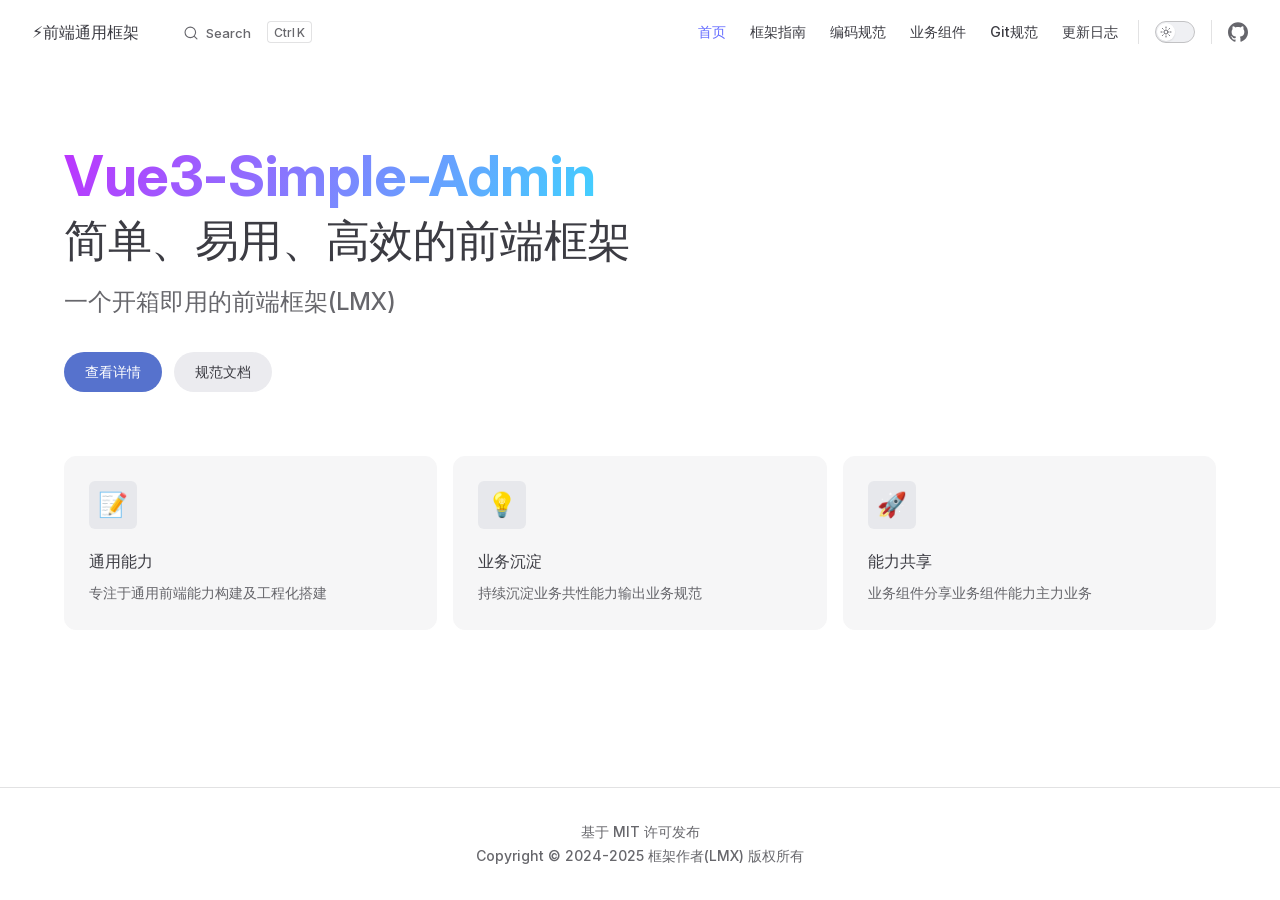
<file: index.html>
<!DOCTYPE html>
<html lang="en-US" dir="ltr">
  <head>
    <meta charset="utf-8">
    <meta name="viewport" content="width=device-width,initial-scale=1">
    <title>⚡前端通用框架</title>
    <meta name="description" content="前端通用框架-LMX">
    <meta name="generator" content="VitePress v1.4.5">
    <link rel="preload stylesheet" href="/assets/style.kKRJq80s.css" as="style">
    
    <script type="module" src="/assets/app.Dr-7yng0.js"></script>
    <link rel="preload" href="/assets/inter-roman-latin.Di8DUHzh.woff2" as="font" type="font/woff2" crossorigin="">
    <link rel="modulepreload" href="/assets/chunks/theme.CwDk7L3u.js">
    <link rel="modulepreload" href="/assets/chunks/framework.CkE-cstl.js">
    <link rel="modulepreload" href="/assets/index.md.BYs-LrGl.lean.js">
    <script id="check-dark-mode">(()=>{const e=localStorage.getItem("vitepress-theme-appearance")||"auto",a=window.matchMedia("(prefers-color-scheme: dark)").matches;(!e||e==="auto"?a:e==="dark")&&document.documentElement.classList.add("dark")})();</script>
    <script id="check-mac-os">document.documentElement.classList.toggle("mac",/Mac|iPhone|iPod|iPad/i.test(navigator.platform));</script>
  </head>
  <body>
    <div id="app"><div class="Layout" data-v-45bd9870><!--[--><!--]--><!--[--><span tabindex="-1" data-v-a5170f03></span><a href="#VPContent" class="VPSkipLink visually-hidden" data-v-a5170f03> Skip to content </a><!--]--><!----><header class="VPNav" data-v-45bd9870 data-v-7f328a54><div class="VPNavBar" data-v-7f328a54 data-v-ff12ffd2><div class="wrapper" data-v-ff12ffd2><div class="container" data-v-ff12ffd2><div class="title" data-v-ff12ffd2><div class="VPNavBarTitle" data-v-ff12ffd2 data-v-79b7fe9c><a class="title" href="/" data-v-79b7fe9c><!--[--><!--]--><!----><span data-v-79b7fe9c>⚡前端通用框架</span><!--[--><!--]--></a></div></div><div class="content" data-v-ff12ffd2><div class="content-body" data-v-ff12ffd2><!--[--><!--]--><div class="VPNavBarSearch search" data-v-ff12ffd2><!--[--><!----><div id="local-search"><button type="button" class="DocSearch DocSearch-Button" aria-label="Search"><span class="DocSearch-Button-Container"><span class="vp-icon DocSearch-Search-Icon"></span><span class="DocSearch-Button-Placeholder">Search</span></span><span class="DocSearch-Button-Keys"><kbd class="DocSearch-Button-Key"></kbd><kbd class="DocSearch-Button-Key">K</kbd></span></button></div><!--]--></div><nav aria-labelledby="main-nav-aria-label" class="VPNavBarMenu menu" data-v-ff12ffd2 data-v-63fab308><span id="main-nav-aria-label" class="visually-hidden" data-v-63fab308> Main Navigation </span><!--[--><!--[--><a class="VPLink link VPNavBarMenuLink active" href="/" tabindex="0" data-v-63fab308 data-v-27b82160><!--[--><span data-v-27b82160>首页</span><!--]--></a><!--]--><!--[--><a class="VPLink link VPNavBarMenuLink" href="/introduction-guides/" tabindex="0" data-v-63fab308 data-v-27b82160><!--[--><span data-v-27b82160>框架指南</span><!--]--></a><!--]--><!--[--><a class="VPLink link VPNavBarMenuLink" href="/code-convention.html" tabindex="0" data-v-63fab308 data-v-27b82160><!--[--><span data-v-27b82160>编码规范</span><!--]--></a><!--]--><!--[--><a class="VPLink link VPNavBarMenuLink" href="/business-components/" tabindex="0" data-v-63fab308 data-v-27b82160><!--[--><span data-v-27b82160>业务组件</span><!--]--></a><!--]--><!--[--><a class="VPLink link VPNavBarMenuLink" href="/git-convention.html" tabindex="0" data-v-63fab308 data-v-27b82160><!--[--><span data-v-27b82160>Git规范</span><!--]--></a><!--]--><!--[--><a class="VPLink link VPNavBarMenuLink" href="/change-log.html" tabindex="0" data-v-63fab308 data-v-27b82160><!--[--><span data-v-27b82160>更新日志</span><!--]--></a><!--]--><!--]--></nav><!----><div class="VPNavBarAppearance appearance" data-v-ff12ffd2 data-v-e23748a7><button class="VPSwitch VPSwitchAppearance" type="button" role="switch" title aria-checked="false" data-v-e23748a7 data-v-ae705039 data-v-c42326c6><span class="check" data-v-c42326c6><span class="icon" data-v-c42326c6><!--[--><span class="vpi-sun sun" data-v-ae705039></span><span class="vpi-moon moon" data-v-ae705039></span><!--]--></span></span></button></div><div class="VPSocialLinks VPNavBarSocialLinks social-links" data-v-ff12ffd2 data-v-e857cf55 data-v-d1147c66><!--[--><a class="VPSocialLink no-icon" href="https://gitlab.com/lmx34844/vue3-simple-admin" aria-label="github" target="_blank" rel="noopener" data-v-d1147c66 data-v-c86d1ebd><span class="vpi-social-github" /></a><!--]--></div><div class="VPFlyout VPNavBarExtra extra" data-v-ff12ffd2 data-v-ed40c212 data-v-6de5588c><button type="button" class="button" aria-haspopup="true" aria-expanded="false" aria-label="extra navigation" data-v-6de5588c><span class="vpi-more-horizontal icon" data-v-6de5588c></span></button><div class="menu" data-v-6de5588c><div class="VPMenu" data-v-6de5588c data-v-4c029347><!----><!--[--><!--[--><!----><div class="group" data-v-ed40c212><div class="item appearance" data-v-ed40c212><p class="label" data-v-ed40c212>Appearance</p><div class="appearance-action" data-v-ed40c212><button class="VPSwitch VPSwitchAppearance" type="button" role="switch" title aria-checked="false" data-v-ed40c212 data-v-ae705039 data-v-c42326c6><span class="check" data-v-c42326c6><span class="icon" data-v-c42326c6><!--[--><span class="vpi-sun sun" data-v-ae705039></span><span class="vpi-moon moon" data-v-ae705039></span><!--]--></span></span></button></div></div></div><div class="group" data-v-ed40c212><div class="item social-links" data-v-ed40c212><div class="VPSocialLinks social-links-list" data-v-ed40c212 data-v-d1147c66><!--[--><a class="VPSocialLink no-icon" href="https://gitlab.com/lmx34844/vue3-simple-admin" aria-label="github" target="_blank" rel="noopener" data-v-d1147c66 data-v-c86d1ebd><span class="vpi-social-github" /></a><!--]--></div></div></div><!--]--><!--]--></div></div></div><!--[--><!--]--><button type="button" class="VPNavBarHamburger hamburger" aria-label="mobile navigation" aria-expanded="false" aria-controls="VPNavScreen" data-v-ff12ffd2 data-v-e5017367><span class="container" data-v-e5017367><span class="top" data-v-e5017367></span><span class="middle" data-v-e5017367></span><span class="bottom" data-v-e5017367></span></span></button></div></div></div></div><div class="divider" data-v-ff12ffd2><div class="divider-line" data-v-ff12ffd2></div></div></div><!----></header><!----><!----><div class="VPContent is-home" id="VPContent" data-v-45bd9870 data-v-de7b371e><div class="VPHome" data-v-de7b371e data-v-1e296b32><!--[--><!--]--><div class="VPHero VPHomeHero" data-v-1e296b32 data-v-817699f1><div class="container" data-v-817699f1><div class="main" data-v-817699f1><!--[--><!--]--><!--[--><h1 class="name" data-v-817699f1><span class="clip" data-v-817699f1>Vue3-Simple-Admin</span></h1><p class="text" data-v-817699f1>简单、易用、高效的前端框架</p><p class="tagline" data-v-817699f1>一个开箱即用的前端框架(LMX)</p><!--]--><!--[--><!--]--><div class="actions" data-v-817699f1><!--[--><div class="action" data-v-817699f1><a class="VPButton medium brand" href="/business-components.html" data-v-817699f1 data-v-7b5d9ad0>查看详情</a></div><div class="action" data-v-817699f1><a class="VPButton medium alt" href="/code-convention.html" data-v-817699f1 data-v-7b5d9ad0>规范文档</a></div><!--]--></div><!--[--><!--]--></div><!----></div></div><!--[--><!--]--><!--[--><!--]--><div class="VPFeatures VPHomeFeatures" data-v-1e296b32 data-v-0243b6b3><div class="container" data-v-0243b6b3><div class="items" data-v-0243b6b3><!--[--><div class="grid-3 item" data-v-0243b6b3><div class="VPLink no-icon VPFeature" data-v-0243b6b3 data-v-a1c2c62b><!--[--><article class="box" data-v-a1c2c62b><div class="icon" data-v-a1c2c62b>📝</div><h2 class="title" data-v-a1c2c62b>通用能力</h2><p class="details" data-v-a1c2c62b>专注于通用前端能力构建及工程化搭建</p><!----></article><!--]--></div></div><div class="grid-3 item" data-v-0243b6b3><div class="VPLink no-icon VPFeature" data-v-0243b6b3 data-v-a1c2c62b><!--[--><article class="box" data-v-a1c2c62b><div class="icon" data-v-a1c2c62b>💡</div><h2 class="title" data-v-a1c2c62b>业务沉淀</h2><p class="details" data-v-a1c2c62b>持续沉淀业务共性能力输出业务规范</p><!----></article><!--]--></div></div><div class="grid-3 item" data-v-0243b6b3><div class="VPLink no-icon VPFeature" data-v-0243b6b3 data-v-a1c2c62b><!--[--><article class="box" data-v-a1c2c62b><div class="icon" data-v-a1c2c62b>🚀</div><h2 class="title" data-v-a1c2c62b>能力共享</h2><p class="details" data-v-a1c2c62b>业务组件分享业务组件能力主力业务</p><!----></article><!--]--></div></div><!--]--></div></div></div><!--[--><!--]--><div class="vp-doc container" style="" data-v-1e296b32 data-v-c34b1e92><!--[--><div style="position:relative;" data-v-1e296b32><div></div></div><!--]--></div></div></div><footer class="VPFooter" data-v-45bd9870 data-v-3344ac8e><div class="container" data-v-3344ac8e><p class="message" data-v-3344ac8e>基于 MIT 许可发布</p><p class="copyright" data-v-3344ac8e>Copyright © 2024-2025 框架作者(LMX)  版权所有</p></div></footer><!--[--><!--]--></div></div>
    <script>window.__VP_HASH_MAP__=JSON.parse("{\"business-components_confirm.md\":\"CdXgnixH\",\"business-components_index.md\":\"x4ILx9tX\",\"business-components_message.md\":\"DAFS_prg\",\"business-components_pop-confirm.md\":\"D-7r8ZG0\",\"change-log.md\":\"D0qrPhrQ\",\"code-convention.md\":\"WgxpR1yG\",\"git-convention.md\":\"D1aGFrju\",\"index.md\":\"BYs-LrGl\",\"introduction-guides_capabilities.md\":\"CUNuVIOv\",\"introduction-guides_icon.md\":\"BKpHWzrQ\",\"introduction-guides_index.md\":\"D90U_hJW\",\"introduction-guides_router.md\":\"BJ-DEOmM\",\"introduction-guides_start.md\":\"B2QiyVxB\",\"introduction-guides_structure.md\":\"zjAa0RRz\",\"introduction-guides_technology.md\":\"B0H_Qm3t\"}");window.__VP_SITE_DATA__=JSON.parse("{\"lang\":\"en-US\",\"dir\":\"ltr\",\"title\":\"⚡前端通用框架\",\"description\":\"前端通用框架-LMX\",\"base\":\"/\",\"head\":[],\"router\":{\"prefetchLinks\":true},\"appearance\":true,\"themeConfig\":{\"search\":{\"provider\":\"local\"},\"nav\":[{\"text\":\"首页\",\"link\":\"/\"},{\"text\":\"框架指南\",\"link\":\"/introduction-guides/\"},{\"text\":\"编码规范\",\"link\":\"/code-convention\"},{\"text\":\"业务组件\",\"link\":\"/business-components/\"},{\"text\":\"Git规范\",\"link\":\"/git-convention\"},{\"text\":\"更新日志\",\"link\":\"/change-log\"}],\"sidebar\":{\"/introduction-guides/\":[{\"text\":\"框架简介\",\"items\":[{\"text\":\"\",\"link\":\"/introduction-guides/\"},{\"text\":\"系统功能\",\"link\":\"/introduction-guides/capabilities\"},{\"text\":\"快速启动\",\"link\":\"/introduction-guides/start\"},{\"text\":\"技术选型\",\"link\":\"/introduction-guides/technology\"},{\"text\":\"项目结构\",\"link\":\"/introduction-guides/structure\"},{\"text\":\"菜单路由\",\"link\":\"/introduction-guides/router\"},{\"text\":\"项目图标\",\"link\":\"/introduction-guides/icon\"}]}],\"/business-components/\":[{\"text\":\"业务组件列表\",\"items\":[{\"text\":\"\",\"link\":\"/business-components/\"},{\"text\":\"Message\",\"link\":\"/business-components/message\"},{\"text\":\"Confirm\",\"link\":\"/business-components/confirm\"},{\"text\":\"PopConfirm\",\"link\":\"/business-components/pop-confirm\"}]}]},\"socialLinks\":[{\"icon\":\"github\",\"link\":\"https://gitlab.com/lmx34844/vue3-simple-admin\"}],\"outline\":{\"label\":\"页面导航\"},\"docFooter\":{\"prev\":\"上一页\",\"next\":\"下一页\"},\"lastUpdated\":{\"text\":\"更新时间\"},\"darkModeSwitchTitle\":\"切换到深色模式\",\"lightModeSwitchTitle\":\"切换到浅色模式\",\"returnToTopLabel\":\"返回顶部\",\"footer\":{\"message\":\"基于 MIT 许可发布\",\"copyright\":\"Copyright © 2024-2025 框架作者(LMX)  版权所有\"}},\"locales\":{},\"scrollOffset\":134,\"cleanUrls\":false}");</script>
    
  </body>
</html>
</file>
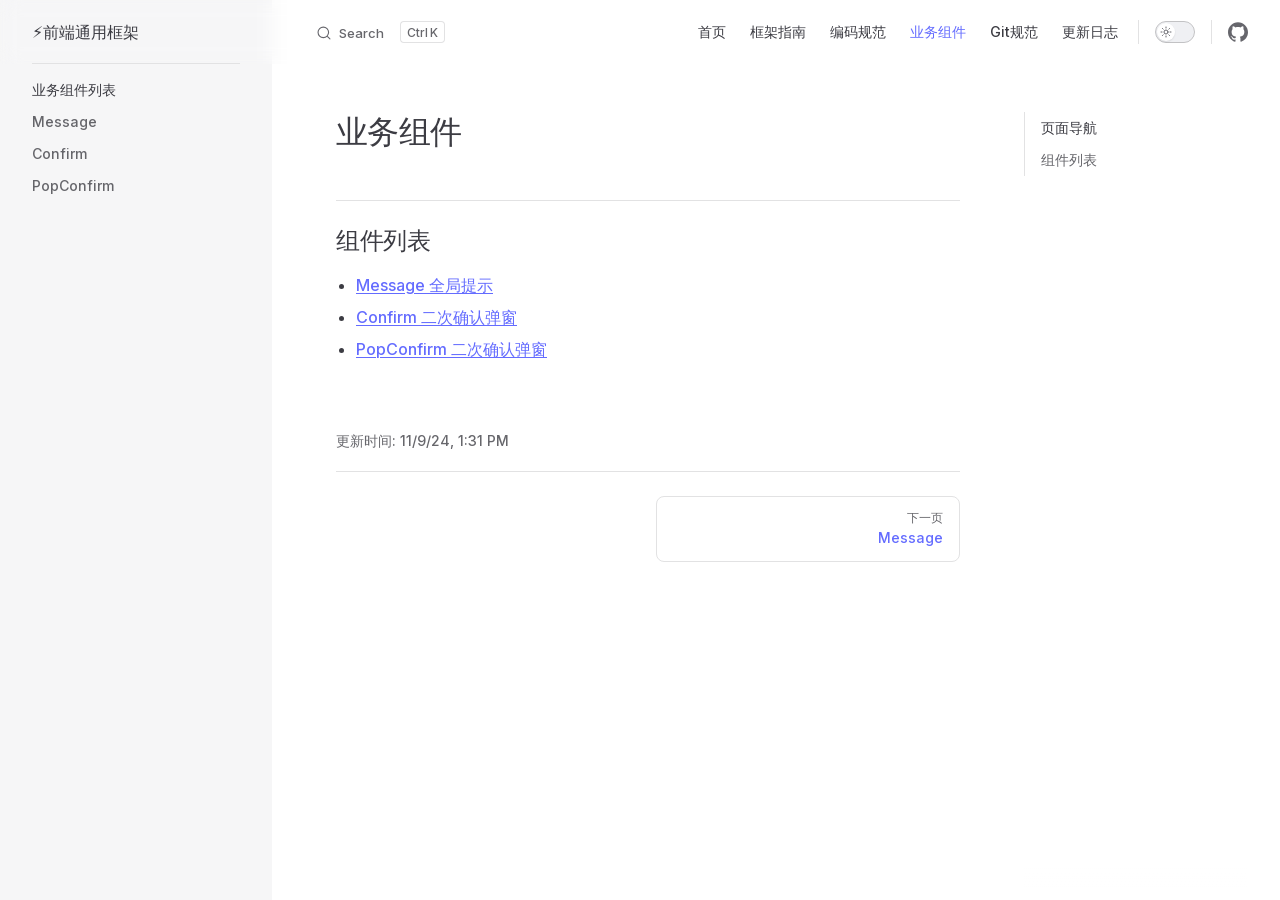
<file: business-components/index.html>
<!DOCTYPE html>
<html lang="en-US" dir="ltr">
  <head>
    <meta charset="utf-8">
    <meta name="viewport" content="width=device-width,initial-scale=1">
    <title>业务组件 | ⚡前端通用框架</title>
    <meta name="description" content="前端通用框架-LMX">
    <meta name="generator" content="VitePress v1.4.5">
    <link rel="preload stylesheet" href="/assets/style.kKRJq80s.css" as="style">
    
    <script type="module" src="/assets/app.Dr-7yng0.js"></script>
    <link rel="preload" href="/assets/inter-roman-latin.Di8DUHzh.woff2" as="font" type="font/woff2" crossorigin="">
    <link rel="modulepreload" href="/assets/chunks/theme.CwDk7L3u.js">
    <link rel="modulepreload" href="/assets/chunks/framework.CkE-cstl.js">
    <link rel="modulepreload" href="/assets/business-components_index.md.x4ILx9tX.lean.js">
    <script id="check-dark-mode">(()=>{const e=localStorage.getItem("vitepress-theme-appearance")||"auto",a=window.matchMedia("(prefers-color-scheme: dark)").matches;(!e||e==="auto"?a:e==="dark")&&document.documentElement.classList.add("dark")})();</script>
    <script id="check-mac-os">document.documentElement.classList.toggle("mac",/Mac|iPhone|iPod|iPad/i.test(navigator.platform));</script>
  </head>
  <body>
    <div id="app"><div class="Layout" data-v-45bd9870><!--[--><!--]--><!--[--><span tabindex="-1" data-v-a5170f03></span><a href="#VPContent" class="VPSkipLink visually-hidden" data-v-a5170f03> Skip to content </a><!--]--><!----><header class="VPNav" data-v-45bd9870 data-v-7f328a54><div class="VPNavBar" data-v-7f328a54 data-v-ff12ffd2><div class="wrapper" data-v-ff12ffd2><div class="container" data-v-ff12ffd2><div class="title" data-v-ff12ffd2><div class="VPNavBarTitle has-sidebar" data-v-ff12ffd2 data-v-79b7fe9c><a class="title" href="/" data-v-79b7fe9c><!--[--><!--]--><!----><span data-v-79b7fe9c>⚡前端通用框架</span><!--[--><!--]--></a></div></div><div class="content" data-v-ff12ffd2><div class="content-body" data-v-ff12ffd2><!--[--><!--]--><div class="VPNavBarSearch search" data-v-ff12ffd2><!--[--><!----><div id="local-search"><button type="button" class="DocSearch DocSearch-Button" aria-label="Search"><span class="DocSearch-Button-Container"><span class="vp-icon DocSearch-Search-Icon"></span><span class="DocSearch-Button-Placeholder">Search</span></span><span class="DocSearch-Button-Keys"><kbd class="DocSearch-Button-Key"></kbd><kbd class="DocSearch-Button-Key">K</kbd></span></button></div><!--]--></div><nav aria-labelledby="main-nav-aria-label" class="VPNavBarMenu menu" data-v-ff12ffd2 data-v-63fab308><span id="main-nav-aria-label" class="visually-hidden" data-v-63fab308> Main Navigation </span><!--[--><!--[--><a class="VPLink link VPNavBarMenuLink" href="/" tabindex="0" data-v-63fab308 data-v-27b82160><!--[--><span data-v-27b82160>首页</span><!--]--></a><!--]--><!--[--><a class="VPLink link VPNavBarMenuLink" href="/introduction-guides/" tabindex="0" data-v-63fab308 data-v-27b82160><!--[--><span data-v-27b82160>框架指南</span><!--]--></a><!--]--><!--[--><a class="VPLink link VPNavBarMenuLink" href="/code-convention.html" tabindex="0" data-v-63fab308 data-v-27b82160><!--[--><span data-v-27b82160>编码规范</span><!--]--></a><!--]--><!--[--><a class="VPLink link VPNavBarMenuLink active" href="/business-components/" tabindex="0" data-v-63fab308 data-v-27b82160><!--[--><span data-v-27b82160>业务组件</span><!--]--></a><!--]--><!--[--><a class="VPLink link VPNavBarMenuLink" href="/git-convention.html" tabindex="0" data-v-63fab308 data-v-27b82160><!--[--><span data-v-27b82160>Git规范</span><!--]--></a><!--]--><!--[--><a class="VPLink link VPNavBarMenuLink" href="/change-log.html" tabindex="0" data-v-63fab308 data-v-27b82160><!--[--><span data-v-27b82160>更新日志</span><!--]--></a><!--]--><!--]--></nav><!----><div class="VPNavBarAppearance appearance" data-v-ff12ffd2 data-v-e23748a7><button class="VPSwitch VPSwitchAppearance" type="button" role="switch" title aria-checked="false" data-v-e23748a7 data-v-ae705039 data-v-c42326c6><span class="check" data-v-c42326c6><span class="icon" data-v-c42326c6><!--[--><span class="vpi-sun sun" data-v-ae705039></span><span class="vpi-moon moon" data-v-ae705039></span><!--]--></span></span></button></div><div class="VPSocialLinks VPNavBarSocialLinks social-links" data-v-ff12ffd2 data-v-e857cf55 data-v-d1147c66><!--[--><a class="VPSocialLink no-icon" href="https://gitlab.com/lmx34844/vue3-simple-admin" aria-label="github" target="_blank" rel="noopener" data-v-d1147c66 data-v-c86d1ebd><span class="vpi-social-github" /></a><!--]--></div><div class="VPFlyout VPNavBarExtra extra" data-v-ff12ffd2 data-v-ed40c212 data-v-6de5588c><button type="button" class="button" aria-haspopup="true" aria-expanded="false" aria-label="extra navigation" data-v-6de5588c><span class="vpi-more-horizontal icon" data-v-6de5588c></span></button><div class="menu" data-v-6de5588c><div class="VPMenu" data-v-6de5588c data-v-4c029347><!----><!--[--><!--[--><!----><div class="group" data-v-ed40c212><div class="item appearance" data-v-ed40c212><p class="label" data-v-ed40c212>Appearance</p><div class="appearance-action" data-v-ed40c212><button class="VPSwitch VPSwitchAppearance" type="button" role="switch" title aria-checked="false" data-v-ed40c212 data-v-ae705039 data-v-c42326c6><span class="check" data-v-c42326c6><span class="icon" data-v-c42326c6><!--[--><span class="vpi-sun sun" data-v-ae705039></span><span class="vpi-moon moon" data-v-ae705039></span><!--]--></span></span></button></div></div></div><div class="group" data-v-ed40c212><div class="item social-links" data-v-ed40c212><div class="VPSocialLinks social-links-list" data-v-ed40c212 data-v-d1147c66><!--[--><a class="VPSocialLink no-icon" href="https://gitlab.com/lmx34844/vue3-simple-admin" aria-label="github" target="_blank" rel="noopener" data-v-d1147c66 data-v-c86d1ebd><span class="vpi-social-github" /></a><!--]--></div></div></div><!--]--><!--]--></div></div></div><!--[--><!--]--><button type="button" class="VPNavBarHamburger hamburger" aria-label="mobile navigation" aria-expanded="false" aria-controls="VPNavScreen" data-v-ff12ffd2 data-v-e5017367><span class="container" data-v-e5017367><span class="top" data-v-e5017367></span><span class="middle" data-v-e5017367></span><span class="bottom" data-v-e5017367></span></span></button></div></div></div></div><div class="divider" data-v-ff12ffd2><div class="divider-line" data-v-ff12ffd2></div></div></div><!----></header><div class="VPLocalNav has-sidebar empty" data-v-45bd9870 data-v-ab5b44c3><div class="container" data-v-ab5b44c3><button class="menu" aria-expanded="false" aria-controls="VPSidebarNav" data-v-ab5b44c3><span class="vpi-align-left menu-icon" data-v-ab5b44c3></span><span class="menu-text" data-v-ab5b44c3>Menu</span></button><div class="VPLocalNavOutlineDropdown" style="--vp-vh:0px;" data-v-ab5b44c3 data-v-12f1e482><button data-v-12f1e482>返回顶部</button><!----></div></div></div><aside class="VPSidebar" data-v-45bd9870 data-v-e4241f18><div class="curtain" data-v-e4241f18></div><nav class="nav" id="VPSidebarNav" aria-labelledby="sidebar-aria-label" tabindex="-1" data-v-e4241f18><span class="visually-hidden" id="sidebar-aria-label" data-v-e4241f18> Sidebar Navigation </span><!--[--><!--]--><!--[--><div class="no-transition group" data-v-c0e30152><section class="VPSidebarItem level-0 has-active" data-v-c0e30152 data-v-219f6996><div class="item" role="button" tabindex="0" data-v-219f6996><div class="indicator" data-v-219f6996></div><h2 class="text" data-v-219f6996>业务组件列表</h2><!----></div><div class="items" data-v-219f6996><!--[--><div class="VPSidebarItem level-1 is-link" data-v-219f6996 data-v-219f6996><!----><!----></div><div class="VPSidebarItem level-1 is-link" data-v-219f6996 data-v-219f6996><div class="item" data-v-219f6996><div class="indicator" data-v-219f6996></div><a class="VPLink link link" href="/business-components/message.html" data-v-219f6996><!--[--><p class="text" data-v-219f6996>Message</p><!--]--></a><!----></div><!----></div><div class="VPSidebarItem level-1 is-link" data-v-219f6996 data-v-219f6996><div class="item" data-v-219f6996><div class="indicator" data-v-219f6996></div><a class="VPLink link link" href="/business-components/confirm.html" data-v-219f6996><!--[--><p class="text" data-v-219f6996>Confirm</p><!--]--></a><!----></div><!----></div><div class="VPSidebarItem level-1 is-link" data-v-219f6996 data-v-219f6996><div class="item" data-v-219f6996><div class="indicator" data-v-219f6996></div><a class="VPLink link link" href="/business-components/pop-confirm.html" data-v-219f6996><!--[--><p class="text" data-v-219f6996>PopConfirm</p><!--]--></a><!----></div><!----></div><!--]--></div></section></div><!--]--><!--[--><!--]--></nav></aside><div class="VPContent has-sidebar" id="VPContent" data-v-45bd9870 data-v-de7b371e><div class="VPDoc has-sidebar has-aside" data-v-de7b371e data-v-64707970><!--[--><!--]--><div class="container" data-v-64707970><div class="aside" data-v-64707970><div class="aside-curtain" data-v-64707970></div><div class="aside-container" data-v-64707970><div class="aside-content" data-v-64707970><div class="VPDocAside" data-v-64707970 data-v-03b6c620><!--[--><!--]--><!--[--><!--]--><nav aria-labelledby="doc-outline-aria-label" class="VPDocAsideOutline" data-v-03b6c620 data-v-0ec36a9c><div class="content" data-v-0ec36a9c><div class="outline-marker" data-v-0ec36a9c></div><div aria-level="2" class="outline-title" id="doc-outline-aria-label" role="heading" data-v-0ec36a9c>页面导航</div><ul class="VPDocOutlineItem root" data-v-0ec36a9c data-v-4b2ac15c><!--[--><!--]--></ul></div></nav><!--[--><!--]--><div class="spacer" data-v-03b6c620></div><!--[--><!--]--><!----><!--[--><!--]--><!--[--><!--]--></div></div></div></div><div class="content" data-v-64707970><div class="content-container" data-v-64707970><!--[--><!--]--><main class="main" data-v-64707970><div style="position:relative;" class="vp-doc _business-components_" data-v-64707970><div><h1 id="业务组件" tabindex="-1">业务组件 <a class="header-anchor" href="#业务组件" aria-label="Permalink to &quot;业务组件&quot;">​</a></h1><h2 id="组件列表" tabindex="-1">组件列表 <a class="header-anchor" href="#组件列表" aria-label="Permalink to &quot;组件列表&quot;">​</a></h2><ul><li><a href="/business-components/message.html">Message 全局提示</a></li><li><a href="/business-components/confirm.html">Confirm 二次确认弹窗</a></li><li><a href="/business-components/pop-confirm.html">PopConfirm 二次确认弹窗</a></li></ul></div></div></main><footer class="VPDocFooter" data-v-64707970 data-v-6a59c421><!--[--><!--]--><div class="edit-info" data-v-6a59c421><!----><div class="last-updated" data-v-6a59c421><p class="VPLastUpdated" data-v-6a59c421 data-v-82e73c53>更新时间: <time datetime="2024-11-09T13:31:21.000Z" data-v-82e73c53></time></p></div></div><nav class="prev-next" aria-labelledby="doc-footer-aria-label" data-v-6a59c421><span class="visually-hidden" id="doc-footer-aria-label" data-v-6a59c421>Pager</span><div class="pager" data-v-6a59c421><!----></div><div class="pager" data-v-6a59c421><a class="VPLink link pager-link next" href="/business-components/message.html" data-v-6a59c421><!--[--><span class="desc" data-v-6a59c421>下一页</span><span class="title" data-v-6a59c421>Message</span><!--]--></a></div></nav></footer><!--[--><!--]--></div></div></div><!--[--><!--]--></div></div><footer class="VPFooter has-sidebar" data-v-45bd9870 data-v-3344ac8e><div class="container" data-v-3344ac8e><p class="message" data-v-3344ac8e>基于 MIT 许可发布</p><p class="copyright" data-v-3344ac8e>Copyright © 2024-2025 框架作者(LMX)  版权所有</p></div></footer><!--[--><!--]--></div></div>
    <script>window.__VP_HASH_MAP__=JSON.parse("{\"business-components_confirm.md\":\"CdXgnixH\",\"business-components_index.md\":\"x4ILx9tX\",\"business-components_message.md\":\"DAFS_prg\",\"business-components_pop-confirm.md\":\"D-7r8ZG0\",\"change-log.md\":\"D0qrPhrQ\",\"code-convention.md\":\"WgxpR1yG\",\"git-convention.md\":\"D1aGFrju\",\"index.md\":\"BYs-LrGl\",\"introduction-guides_capabilities.md\":\"CUNuVIOv\",\"introduction-guides_icon.md\":\"BKpHWzrQ\",\"introduction-guides_index.md\":\"D90U_hJW\",\"introduction-guides_router.md\":\"BJ-DEOmM\",\"introduction-guides_start.md\":\"B2QiyVxB\",\"introduction-guides_structure.md\":\"zjAa0RRz\",\"introduction-guides_technology.md\":\"B0H_Qm3t\"}");window.__VP_SITE_DATA__=JSON.parse("{\"lang\":\"en-US\",\"dir\":\"ltr\",\"title\":\"⚡前端通用框架\",\"description\":\"前端通用框架-LMX\",\"base\":\"/\",\"head\":[],\"router\":{\"prefetchLinks\":true},\"appearance\":true,\"themeConfig\":{\"search\":{\"provider\":\"local\"},\"nav\":[{\"text\":\"首页\",\"link\":\"/\"},{\"text\":\"框架指南\",\"link\":\"/introduction-guides/\"},{\"text\":\"编码规范\",\"link\":\"/code-convention\"},{\"text\":\"业务组件\",\"link\":\"/business-components/\"},{\"text\":\"Git规范\",\"link\":\"/git-convention\"},{\"text\":\"更新日志\",\"link\":\"/change-log\"}],\"sidebar\":{\"/introduction-guides/\":[{\"text\":\"框架简介\",\"items\":[{\"text\":\"\",\"link\":\"/introduction-guides/\"},{\"text\":\"系统功能\",\"link\":\"/introduction-guides/capabilities\"},{\"text\":\"快速启动\",\"link\":\"/introduction-guides/start\"},{\"text\":\"技术选型\",\"link\":\"/introduction-guides/technology\"},{\"text\":\"项目结构\",\"link\":\"/introduction-guides/structure\"},{\"text\":\"菜单路由\",\"link\":\"/introduction-guides/router\"},{\"text\":\"项目图标\",\"link\":\"/introduction-guides/icon\"}]}],\"/business-components/\":[{\"text\":\"业务组件列表\",\"items\":[{\"text\":\"\",\"link\":\"/business-components/\"},{\"text\":\"Message\",\"link\":\"/business-components/message\"},{\"text\":\"Confirm\",\"link\":\"/business-components/confirm\"},{\"text\":\"PopConfirm\",\"link\":\"/business-components/pop-confirm\"}]}]},\"socialLinks\":[{\"icon\":\"github\",\"link\":\"https://gitlab.com/lmx34844/vue3-simple-admin\"}],\"outline\":{\"label\":\"页面导航\"},\"docFooter\":{\"prev\":\"上一页\",\"next\":\"下一页\"},\"lastUpdated\":{\"text\":\"更新时间\"},\"darkModeSwitchTitle\":\"切换到深色模式\",\"lightModeSwitchTitle\":\"切换到浅色模式\",\"returnToTopLabel\":\"返回顶部\",\"footer\":{\"message\":\"基于 MIT 许可发布\",\"copyright\":\"Copyright © 2024-2025 框架作者(LMX)  版权所有\"}},\"locales\":{},\"scrollOffset\":134,\"cleanUrls\":false}");</script>
    
  </body>
</html>
</file>
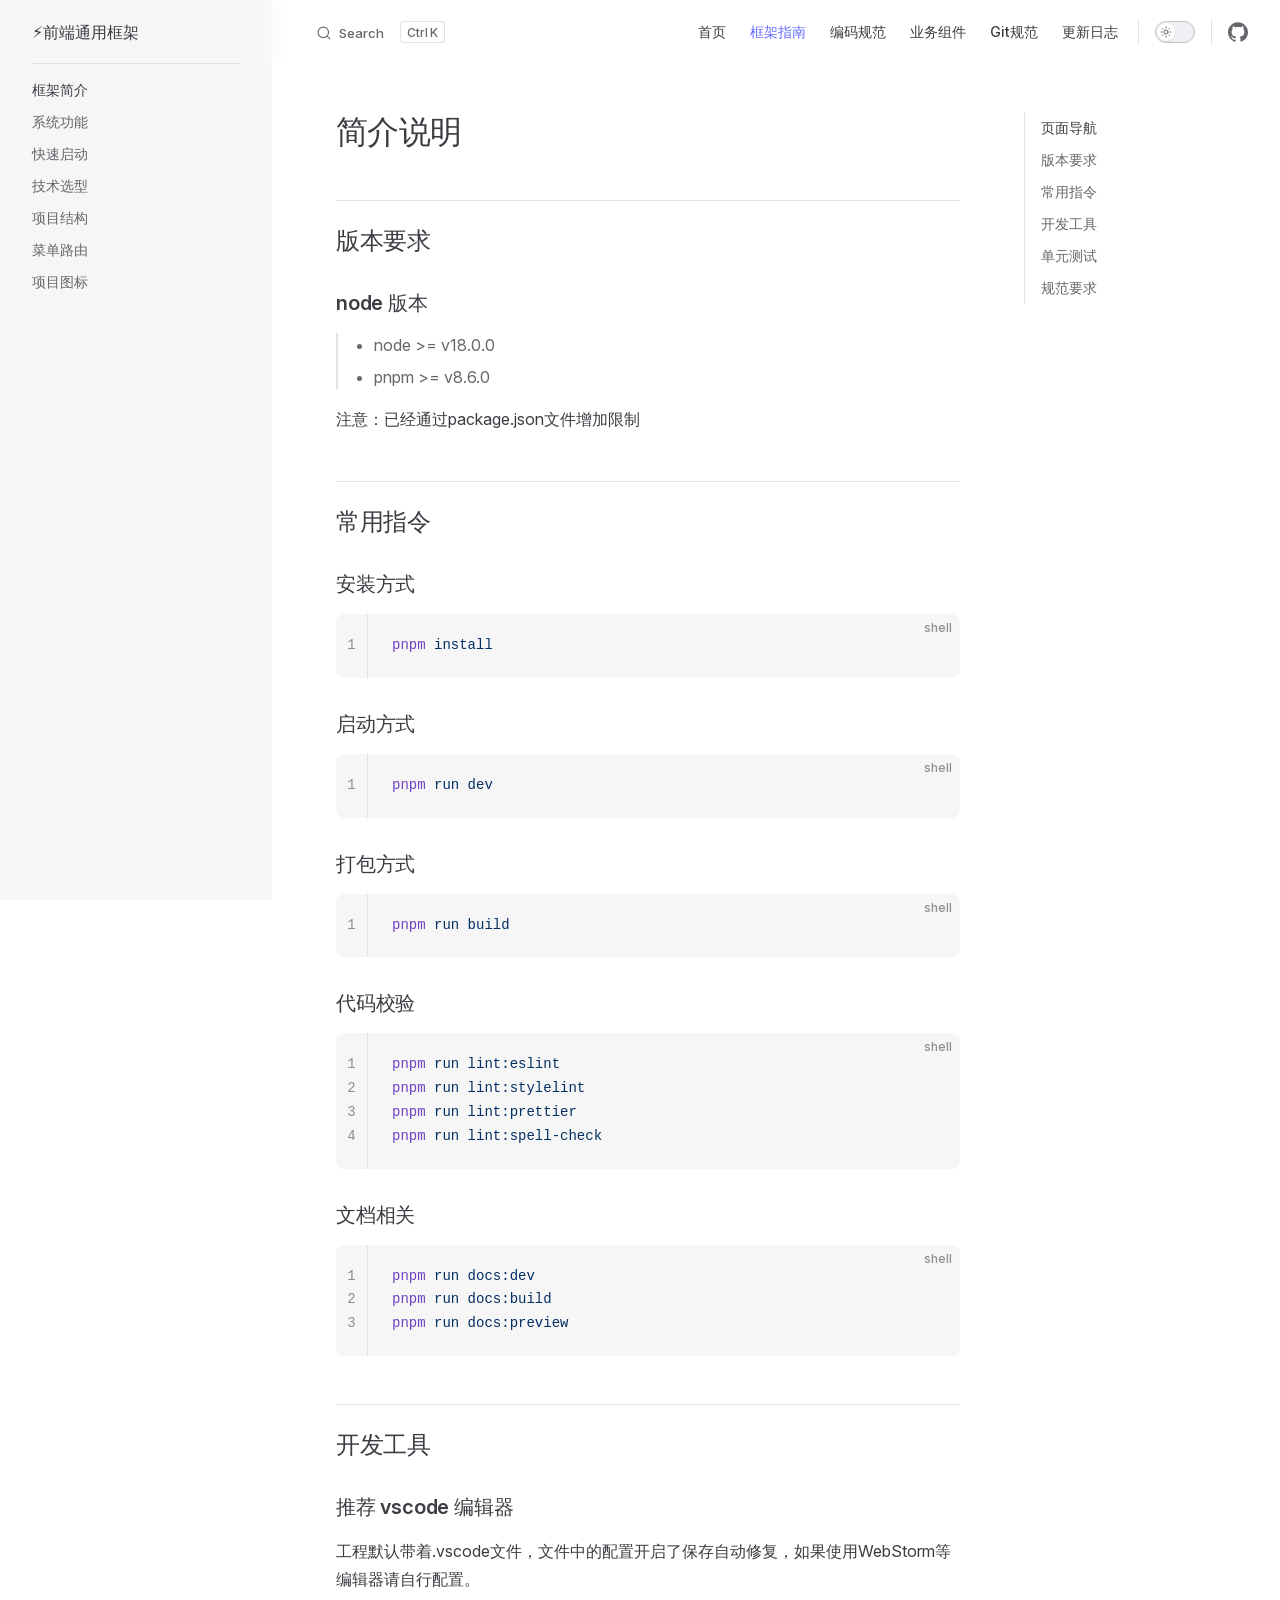
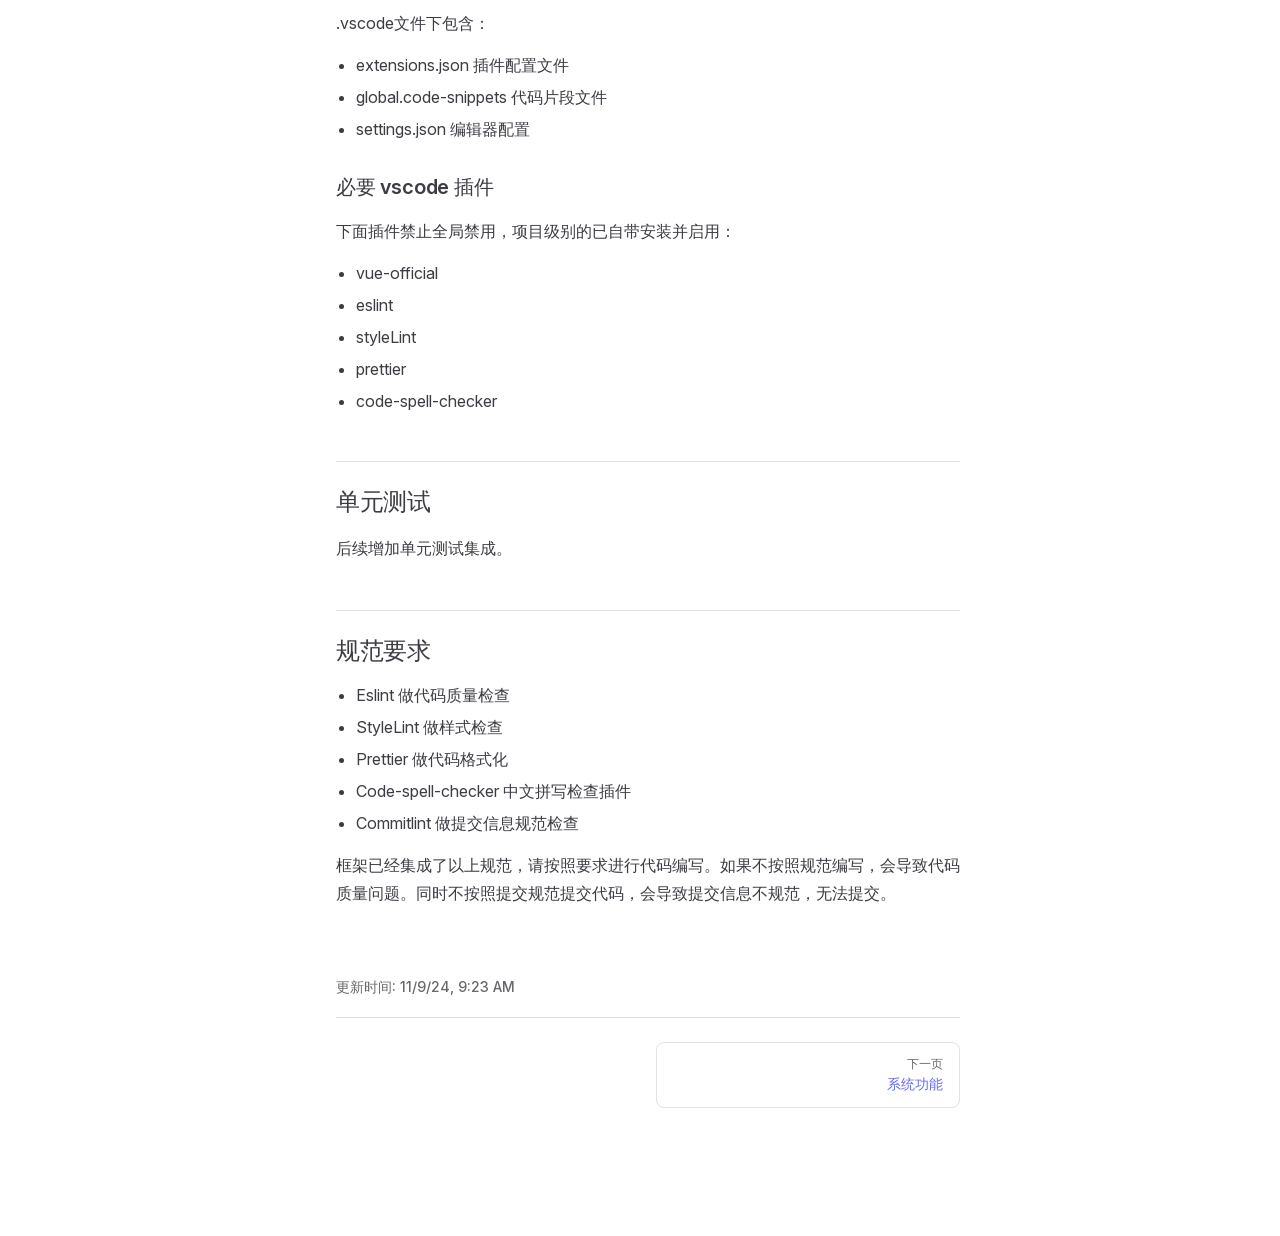
<file: introduction-guides/index.html>
<!DOCTYPE html>
<html lang="en-US" dir="ltr">
  <head>
    <meta charset="utf-8">
    <meta name="viewport" content="width=device-width,initial-scale=1">
    <title>简介说明 | ⚡前端通用框架</title>
    <meta name="description" content="前端通用框架-LMX">
    <meta name="generator" content="VitePress v1.4.5">
    <link rel="preload stylesheet" href="/assets/style.kKRJq80s.css" as="style">
    
    <script type="module" src="/assets/app.Dr-7yng0.js"></script>
    <link rel="preload" href="/assets/inter-roman-latin.Di8DUHzh.woff2" as="font" type="font/woff2" crossorigin="">
    <link rel="modulepreload" href="/assets/chunks/theme.CwDk7L3u.js">
    <link rel="modulepreload" href="/assets/chunks/framework.CkE-cstl.js">
    <link rel="modulepreload" href="/assets/introduction-guides_index.md.D90U_hJW.lean.js">
    <script id="check-dark-mode">(()=>{const e=localStorage.getItem("vitepress-theme-appearance")||"auto",a=window.matchMedia("(prefers-color-scheme: dark)").matches;(!e||e==="auto"?a:e==="dark")&&document.documentElement.classList.add("dark")})();</script>
    <script id="check-mac-os">document.documentElement.classList.toggle("mac",/Mac|iPhone|iPod|iPad/i.test(navigator.platform));</script>
  </head>
  <body>
    <div id="app"><div class="Layout" data-v-45bd9870><!--[--><!--]--><!--[--><span tabindex="-1" data-v-a5170f03></span><a href="#VPContent" class="VPSkipLink visually-hidden" data-v-a5170f03> Skip to content </a><!--]--><!----><header class="VPNav" data-v-45bd9870 data-v-7f328a54><div class="VPNavBar" data-v-7f328a54 data-v-ff12ffd2><div class="wrapper" data-v-ff12ffd2><div class="container" data-v-ff12ffd2><div class="title" data-v-ff12ffd2><div class="VPNavBarTitle has-sidebar" data-v-ff12ffd2 data-v-79b7fe9c><a class="title" href="/" data-v-79b7fe9c><!--[--><!--]--><!----><span data-v-79b7fe9c>⚡前端通用框架</span><!--[--><!--]--></a></div></div><div class="content" data-v-ff12ffd2><div class="content-body" data-v-ff12ffd2><!--[--><!--]--><div class="VPNavBarSearch search" data-v-ff12ffd2><!--[--><!----><div id="local-search"><button type="button" class="DocSearch DocSearch-Button" aria-label="Search"><span class="DocSearch-Button-Container"><span class="vp-icon DocSearch-Search-Icon"></span><span class="DocSearch-Button-Placeholder">Search</span></span><span class="DocSearch-Button-Keys"><kbd class="DocSearch-Button-Key"></kbd><kbd class="DocSearch-Button-Key">K</kbd></span></button></div><!--]--></div><nav aria-labelledby="main-nav-aria-label" class="VPNavBarMenu menu" data-v-ff12ffd2 data-v-63fab308><span id="main-nav-aria-label" class="visually-hidden" data-v-63fab308> Main Navigation </span><!--[--><!--[--><a class="VPLink link VPNavBarMenuLink" href="/" tabindex="0" data-v-63fab308 data-v-27b82160><!--[--><span data-v-27b82160>首页</span><!--]--></a><!--]--><!--[--><a class="VPLink link VPNavBarMenuLink active" href="/introduction-guides/" tabindex="0" data-v-63fab308 data-v-27b82160><!--[--><span data-v-27b82160>框架指南</span><!--]--></a><!--]--><!--[--><a class="VPLink link VPNavBarMenuLink" href="/code-convention.html" tabindex="0" data-v-63fab308 data-v-27b82160><!--[--><span data-v-27b82160>编码规范</span><!--]--></a><!--]--><!--[--><a class="VPLink link VPNavBarMenuLink" href="/business-components/" tabindex="0" data-v-63fab308 data-v-27b82160><!--[--><span data-v-27b82160>业务组件</span><!--]--></a><!--]--><!--[--><a class="VPLink link VPNavBarMenuLink" href="/git-convention.html" tabindex="0" data-v-63fab308 data-v-27b82160><!--[--><span data-v-27b82160>Git规范</span><!--]--></a><!--]--><!--[--><a class="VPLink link VPNavBarMenuLink" href="/change-log.html" tabindex="0" data-v-63fab308 data-v-27b82160><!--[--><span data-v-27b82160>更新日志</span><!--]--></a><!--]--><!--]--></nav><!----><div class="VPNavBarAppearance appearance" data-v-ff12ffd2 data-v-e23748a7><button class="VPSwitch VPSwitchAppearance" type="button" role="switch" title aria-checked="false" data-v-e23748a7 data-v-ae705039 data-v-c42326c6><span class="check" data-v-c42326c6><span class="icon" data-v-c42326c6><!--[--><span class="vpi-sun sun" data-v-ae705039></span><span class="vpi-moon moon" data-v-ae705039></span><!--]--></span></span></button></div><div class="VPSocialLinks VPNavBarSocialLinks social-links" data-v-ff12ffd2 data-v-e857cf55 data-v-d1147c66><!--[--><a class="VPSocialLink no-icon" href="https://gitlab.com/lmx34844/vue3-simple-admin" aria-label="github" target="_blank" rel="noopener" data-v-d1147c66 data-v-c86d1ebd><span class="vpi-social-github" /></a><!--]--></div><div class="VPFlyout VPNavBarExtra extra" data-v-ff12ffd2 data-v-ed40c212 data-v-6de5588c><button type="button" class="button" aria-haspopup="true" aria-expanded="false" aria-label="extra navigation" data-v-6de5588c><span class="vpi-more-horizontal icon" data-v-6de5588c></span></button><div class="menu" data-v-6de5588c><div class="VPMenu" data-v-6de5588c data-v-4c029347><!----><!--[--><!--[--><!----><div class="group" data-v-ed40c212><div class="item appearance" data-v-ed40c212><p class="label" data-v-ed40c212>Appearance</p><div class="appearance-action" data-v-ed40c212><button class="VPSwitch VPSwitchAppearance" type="button" role="switch" title aria-checked="false" data-v-ed40c212 data-v-ae705039 data-v-c42326c6><span class="check" data-v-c42326c6><span class="icon" data-v-c42326c6><!--[--><span class="vpi-sun sun" data-v-ae705039></span><span class="vpi-moon moon" data-v-ae705039></span><!--]--></span></span></button></div></div></div><div class="group" data-v-ed40c212><div class="item social-links" data-v-ed40c212><div class="VPSocialLinks social-links-list" data-v-ed40c212 data-v-d1147c66><!--[--><a class="VPSocialLink no-icon" href="https://gitlab.com/lmx34844/vue3-simple-admin" aria-label="github" target="_blank" rel="noopener" data-v-d1147c66 data-v-c86d1ebd><span class="vpi-social-github" /></a><!--]--></div></div></div><!--]--><!--]--></div></div></div><!--[--><!--]--><button type="button" class="VPNavBarHamburger hamburger" aria-label="mobile navigation" aria-expanded="false" aria-controls="VPNavScreen" data-v-ff12ffd2 data-v-e5017367><span class="container" data-v-e5017367><span class="top" data-v-e5017367></span><span class="middle" data-v-e5017367></span><span class="bottom" data-v-e5017367></span></span></button></div></div></div></div><div class="divider" data-v-ff12ffd2><div class="divider-line" data-v-ff12ffd2></div></div></div><!----></header><div class="VPLocalNav has-sidebar empty" data-v-45bd9870 data-v-ab5b44c3><div class="container" data-v-ab5b44c3><button class="menu" aria-expanded="false" aria-controls="VPSidebarNav" data-v-ab5b44c3><span class="vpi-align-left menu-icon" data-v-ab5b44c3></span><span class="menu-text" data-v-ab5b44c3>Menu</span></button><div class="VPLocalNavOutlineDropdown" style="--vp-vh:0px;" data-v-ab5b44c3 data-v-12f1e482><button data-v-12f1e482>返回顶部</button><!----></div></div></div><aside class="VPSidebar" data-v-45bd9870 data-v-e4241f18><div class="curtain" data-v-e4241f18></div><nav class="nav" id="VPSidebarNav" aria-labelledby="sidebar-aria-label" tabindex="-1" data-v-e4241f18><span class="visually-hidden" id="sidebar-aria-label" data-v-e4241f18> Sidebar Navigation </span><!--[--><!--]--><!--[--><div class="no-transition group" data-v-c0e30152><section class="VPSidebarItem level-0 has-active" data-v-c0e30152 data-v-219f6996><div class="item" role="button" tabindex="0" data-v-219f6996><div class="indicator" data-v-219f6996></div><h2 class="text" data-v-219f6996>框架简介</h2><!----></div><div class="items" data-v-219f6996><!--[--><div class="VPSidebarItem level-1 is-link" data-v-219f6996 data-v-219f6996><!----><!----></div><div class="VPSidebarItem level-1 is-link" data-v-219f6996 data-v-219f6996><div class="item" data-v-219f6996><div class="indicator" data-v-219f6996></div><a class="VPLink link link" href="/introduction-guides/capabilities.html" data-v-219f6996><!--[--><p class="text" data-v-219f6996>系统功能</p><!--]--></a><!----></div><!----></div><div class="VPSidebarItem level-1 is-link" data-v-219f6996 data-v-219f6996><div class="item" data-v-219f6996><div class="indicator" data-v-219f6996></div><a class="VPLink link link" href="/introduction-guides/start.html" data-v-219f6996><!--[--><p class="text" data-v-219f6996>快速启动</p><!--]--></a><!----></div><!----></div><div class="VPSidebarItem level-1 is-link" data-v-219f6996 data-v-219f6996><div class="item" data-v-219f6996><div class="indicator" data-v-219f6996></div><a class="VPLink link link" href="/introduction-guides/technology.html" data-v-219f6996><!--[--><p class="text" data-v-219f6996>技术选型</p><!--]--></a><!----></div><!----></div><div class="VPSidebarItem level-1 is-link" data-v-219f6996 data-v-219f6996><div class="item" data-v-219f6996><div class="indicator" data-v-219f6996></div><a class="VPLink link link" href="/introduction-guides/structure.html" data-v-219f6996><!--[--><p class="text" data-v-219f6996>项目结构</p><!--]--></a><!----></div><!----></div><div class="VPSidebarItem level-1 is-link" data-v-219f6996 data-v-219f6996><div class="item" data-v-219f6996><div class="indicator" data-v-219f6996></div><a class="VPLink link link" href="/introduction-guides/router.html" data-v-219f6996><!--[--><p class="text" data-v-219f6996>菜单路由</p><!--]--></a><!----></div><!----></div><div class="VPSidebarItem level-1 is-link" data-v-219f6996 data-v-219f6996><div class="item" data-v-219f6996><div class="indicator" data-v-219f6996></div><a class="VPLink link link" href="/introduction-guides/icon.html" data-v-219f6996><!--[--><p class="text" data-v-219f6996>项目图标</p><!--]--></a><!----></div><!----></div><!--]--></div></section></div><!--]--><!--[--><!--]--></nav></aside><div class="VPContent has-sidebar" id="VPContent" data-v-45bd9870 data-v-de7b371e><div class="VPDoc has-sidebar has-aside" data-v-de7b371e data-v-64707970><!--[--><!--]--><div class="container" data-v-64707970><div class="aside" data-v-64707970><div class="aside-curtain" data-v-64707970></div><div class="aside-container" data-v-64707970><div class="aside-content" data-v-64707970><div class="VPDocAside" data-v-64707970 data-v-03b6c620><!--[--><!--]--><!--[--><!--]--><nav aria-labelledby="doc-outline-aria-label" class="VPDocAsideOutline" data-v-03b6c620 data-v-0ec36a9c><div class="content" data-v-0ec36a9c><div class="outline-marker" data-v-0ec36a9c></div><div aria-level="2" class="outline-title" id="doc-outline-aria-label" role="heading" data-v-0ec36a9c>页面导航</div><ul class="VPDocOutlineItem root" data-v-0ec36a9c data-v-4b2ac15c><!--[--><!--]--></ul></div></nav><!--[--><!--]--><div class="spacer" data-v-03b6c620></div><!--[--><!--]--><!----><!--[--><!--]--><!--[--><!--]--></div></div></div></div><div class="content" data-v-64707970><div class="content-container" data-v-64707970><!--[--><!--]--><main class="main" data-v-64707970><div style="position:relative;" class="vp-doc _introduction-guides_" data-v-64707970><div><h1 id="简介说明" tabindex="-1">简介说明 <a class="header-anchor" href="#简介说明" aria-label="Permalink to &quot;简介说明&quot;">​</a></h1><h2 id="版本要求" tabindex="-1">版本要求 <a class="header-anchor" href="#版本要求" aria-label="Permalink to &quot;版本要求&quot;">​</a></h2><h3 id="node-版本" tabindex="-1">node 版本 <a class="header-anchor" href="#node-版本" aria-label="Permalink to &quot;node 版本&quot;">​</a></h3><blockquote><ul><li>node &gt;= v18.0.0</li><li>pnpm &gt;= v8.6.0</li></ul></blockquote><p>注意：已经通过package.json文件增加限制</p><h2 id="常用指令" tabindex="-1">常用指令 <a class="header-anchor" href="#常用指令" aria-label="Permalink to &quot;常用指令&quot;">​</a></h2><h3 id="安装方式" tabindex="-1">安装方式 <a class="header-anchor" href="#安装方式" aria-label="Permalink to &quot;安装方式&quot;">​</a></h3><div class="language-shell vp-adaptive-theme line-numbers-mode"><button title="Copy Code" class="copy"></button><span class="lang">shell</span><pre class="shiki shiki-themes github-light github-dark vp-code" tabindex="0"><code><span class="line"><span style="--shiki-light:#6F42C1;--shiki-dark:#B392F0;">pnpm</span><span style="--shiki-light:#032F62;--shiki-dark:#9ECBFF;"> install</span></span></code></pre><div class="line-numbers-wrapper" aria-hidden="true"><span class="line-number">1</span><br></div></div><h3 id="启动方式" tabindex="-1">启动方式 <a class="header-anchor" href="#启动方式" aria-label="Permalink to &quot;启动方式&quot;">​</a></h3><div class="language-shell vp-adaptive-theme line-numbers-mode"><button title="Copy Code" class="copy"></button><span class="lang">shell</span><pre class="shiki shiki-themes github-light github-dark vp-code" tabindex="0"><code><span class="line"><span style="--shiki-light:#6F42C1;--shiki-dark:#B392F0;">pnpm</span><span style="--shiki-light:#032F62;--shiki-dark:#9ECBFF;"> run</span><span style="--shiki-light:#032F62;--shiki-dark:#9ECBFF;"> dev</span></span></code></pre><div class="line-numbers-wrapper" aria-hidden="true"><span class="line-number">1</span><br></div></div><h3 id="打包方式" tabindex="-1">打包方式 <a class="header-anchor" href="#打包方式" aria-label="Permalink to &quot;打包方式&quot;">​</a></h3><div class="language-shell vp-adaptive-theme line-numbers-mode"><button title="Copy Code" class="copy"></button><span class="lang">shell</span><pre class="shiki shiki-themes github-light github-dark vp-code" tabindex="0"><code><span class="line"><span style="--shiki-light:#6F42C1;--shiki-dark:#B392F0;">pnpm</span><span style="--shiki-light:#032F62;--shiki-dark:#9ECBFF;"> run</span><span style="--shiki-light:#032F62;--shiki-dark:#9ECBFF;"> build</span></span></code></pre><div class="line-numbers-wrapper" aria-hidden="true"><span class="line-number">1</span><br></div></div><h3 id="代码校验" tabindex="-1">代码校验 <a class="header-anchor" href="#代码校验" aria-label="Permalink to &quot;代码校验&quot;">​</a></h3><div class="language-shell vp-adaptive-theme line-numbers-mode"><button title="Copy Code" class="copy"></button><span class="lang">shell</span><pre class="shiki shiki-themes github-light github-dark vp-code" tabindex="0"><code><span class="line"><span style="--shiki-light:#6F42C1;--shiki-dark:#B392F0;">pnpm</span><span style="--shiki-light:#032F62;--shiki-dark:#9ECBFF;"> run</span><span style="--shiki-light:#032F62;--shiki-dark:#9ECBFF;"> lint:eslint</span></span>
<span class="line"><span style="--shiki-light:#6F42C1;--shiki-dark:#B392F0;">pnpm</span><span style="--shiki-light:#032F62;--shiki-dark:#9ECBFF;"> run</span><span style="--shiki-light:#032F62;--shiki-dark:#9ECBFF;"> lint:stylelint</span></span>
<span class="line"><span style="--shiki-light:#6F42C1;--shiki-dark:#B392F0;">pnpm</span><span style="--shiki-light:#032F62;--shiki-dark:#9ECBFF;"> run</span><span style="--shiki-light:#032F62;--shiki-dark:#9ECBFF;"> lint:prettier</span></span>
<span class="line"><span style="--shiki-light:#6F42C1;--shiki-dark:#B392F0;">pnpm</span><span style="--shiki-light:#032F62;--shiki-dark:#9ECBFF;"> run</span><span style="--shiki-light:#032F62;--shiki-dark:#9ECBFF;"> lint:spell-check</span></span></code></pre><div class="line-numbers-wrapper" aria-hidden="true"><span class="line-number">1</span><br><span class="line-number">2</span><br><span class="line-number">3</span><br><span class="line-number">4</span><br></div></div><h3 id="文档相关" tabindex="-1">文档相关 <a class="header-anchor" href="#文档相关" aria-label="Permalink to &quot;文档相关&quot;">​</a></h3><div class="language-shell vp-adaptive-theme line-numbers-mode"><button title="Copy Code" class="copy"></button><span class="lang">shell</span><pre class="shiki shiki-themes github-light github-dark vp-code" tabindex="0"><code><span class="line"><span style="--shiki-light:#6F42C1;--shiki-dark:#B392F0;">pnpm</span><span style="--shiki-light:#032F62;--shiki-dark:#9ECBFF;"> run</span><span style="--shiki-light:#032F62;--shiki-dark:#9ECBFF;"> docs:dev</span></span>
<span class="line"><span style="--shiki-light:#6F42C1;--shiki-dark:#B392F0;">pnpm</span><span style="--shiki-light:#032F62;--shiki-dark:#9ECBFF;"> run</span><span style="--shiki-light:#032F62;--shiki-dark:#9ECBFF;"> docs:build</span></span>
<span class="line"><span style="--shiki-light:#6F42C1;--shiki-dark:#B392F0;">pnpm</span><span style="--shiki-light:#032F62;--shiki-dark:#9ECBFF;"> run</span><span style="--shiki-light:#032F62;--shiki-dark:#9ECBFF;"> docs:preview</span></span></code></pre><div class="line-numbers-wrapper" aria-hidden="true"><span class="line-number">1</span><br><span class="line-number">2</span><br><span class="line-number">3</span><br></div></div><h2 id="开发工具" tabindex="-1">开发工具 <a class="header-anchor" href="#开发工具" aria-label="Permalink to &quot;开发工具&quot;">​</a></h2><h3 id="推荐-vscode-编辑器" tabindex="-1">推荐 vscode 编辑器 <a class="header-anchor" href="#推荐-vscode-编辑器" aria-label="Permalink to &quot;推荐 vscode 编辑器&quot;">​</a></h3><p>工程默认带着.vscode文件，文件中的配置开启了保存自动修复，如果使用WebStorm等编辑器请自行配置。</p><p>.vscode文件下包含：</p><ul><li>extensions.json 插件配置文件</li><li>global.code-snippets 代码片段文件</li><li>settings.json 编辑器配置</li></ul><h3 id="必要-vscode-插件" tabindex="-1">必要 vscode 插件 <a class="header-anchor" href="#必要-vscode-插件" aria-label="Permalink to &quot;必要 vscode 插件&quot;">​</a></h3><p>下面插件禁止全局禁用，项目级别的已自带安装并启用：</p><ul><li>vue-official</li><li>eslint</li><li>styleLint</li><li>prettier</li><li>code-spell-checker</li></ul><h2 id="单元测试" tabindex="-1">单元测试 <a class="header-anchor" href="#单元测试" aria-label="Permalink to &quot;单元测试&quot;">​</a></h2><p>后续增加单元测试集成。</p><h2 id="规范要求" tabindex="-1">规范要求 <a class="header-anchor" href="#规范要求" aria-label="Permalink to &quot;规范要求&quot;">​</a></h2><ul><li>Eslint 做代码质量检查</li><li>StyleLint 做样式检查</li><li>Prettier 做代码格式化</li><li>Code-spell-checker 中文拼写检查插件</li><li>Commitlint 做提交信息规范检查</li></ul><p>框架已经集成了以上规范，请按照要求进行代码编写。如果不按照规范编写，会导致代码质量问题。同时不按照提交规范提交代码，会导致提交信息不规范，无法提交。</p></div></div></main><footer class="VPDocFooter" data-v-64707970 data-v-6a59c421><!--[--><!--]--><div class="edit-info" data-v-6a59c421><!----><div class="last-updated" data-v-6a59c421><p class="VPLastUpdated" data-v-6a59c421 data-v-82e73c53>更新时间: <time datetime="2024-11-09T09:23:40.000Z" data-v-82e73c53></time></p></div></div><nav class="prev-next" aria-labelledby="doc-footer-aria-label" data-v-6a59c421><span class="visually-hidden" id="doc-footer-aria-label" data-v-6a59c421>Pager</span><div class="pager" data-v-6a59c421><!----></div><div class="pager" data-v-6a59c421><a class="VPLink link pager-link next" href="/introduction-guides/capabilities.html" data-v-6a59c421><!--[--><span class="desc" data-v-6a59c421>下一页</span><span class="title" data-v-6a59c421>系统功能</span><!--]--></a></div></nav></footer><!--[--><!--]--></div></div></div><!--[--><!--]--></div></div><footer class="VPFooter has-sidebar" data-v-45bd9870 data-v-3344ac8e><div class="container" data-v-3344ac8e><p class="message" data-v-3344ac8e>基于 MIT 许可发布</p><p class="copyright" data-v-3344ac8e>Copyright © 2024-2025 框架作者(LMX)  版权所有</p></div></footer><!--[--><!--]--></div></div>
    <script>window.__VP_HASH_MAP__=JSON.parse("{\"business-components_confirm.md\":\"CdXgnixH\",\"business-components_index.md\":\"x4ILx9tX\",\"business-components_message.md\":\"DAFS_prg\",\"business-components_pop-confirm.md\":\"D-7r8ZG0\",\"change-log.md\":\"D0qrPhrQ\",\"code-convention.md\":\"WgxpR1yG\",\"git-convention.md\":\"D1aGFrju\",\"index.md\":\"BYs-LrGl\",\"introduction-guides_capabilities.md\":\"CUNuVIOv\",\"introduction-guides_icon.md\":\"BKpHWzrQ\",\"introduction-guides_index.md\":\"D90U_hJW\",\"introduction-guides_router.md\":\"BJ-DEOmM\",\"introduction-guides_start.md\":\"B2QiyVxB\",\"introduction-guides_structure.md\":\"zjAa0RRz\",\"introduction-guides_technology.md\":\"B0H_Qm3t\"}");window.__VP_SITE_DATA__=JSON.parse("{\"lang\":\"en-US\",\"dir\":\"ltr\",\"title\":\"⚡前端通用框架\",\"description\":\"前端通用框架-LMX\",\"base\":\"/\",\"head\":[],\"router\":{\"prefetchLinks\":true},\"appearance\":true,\"themeConfig\":{\"search\":{\"provider\":\"local\"},\"nav\":[{\"text\":\"首页\",\"link\":\"/\"},{\"text\":\"框架指南\",\"link\":\"/introduction-guides/\"},{\"text\":\"编码规范\",\"link\":\"/code-convention\"},{\"text\":\"业务组件\",\"link\":\"/business-components/\"},{\"text\":\"Git规范\",\"link\":\"/git-convention\"},{\"text\":\"更新日志\",\"link\":\"/change-log\"}],\"sidebar\":{\"/introduction-guides/\":[{\"text\":\"框架简介\",\"items\":[{\"text\":\"\",\"link\":\"/introduction-guides/\"},{\"text\":\"系统功能\",\"link\":\"/introduction-guides/capabilities\"},{\"text\":\"快速启动\",\"link\":\"/introduction-guides/start\"},{\"text\":\"技术选型\",\"link\":\"/introduction-guides/technology\"},{\"text\":\"项目结构\",\"link\":\"/introduction-guides/structure\"},{\"text\":\"菜单路由\",\"link\":\"/introduction-guides/router\"},{\"text\":\"项目图标\",\"link\":\"/introduction-guides/icon\"}]}],\"/business-components/\":[{\"text\":\"业务组件列表\",\"items\":[{\"text\":\"\",\"link\":\"/business-components/\"},{\"text\":\"Message\",\"link\":\"/business-components/message\"},{\"text\":\"Confirm\",\"link\":\"/business-components/confirm\"},{\"text\":\"PopConfirm\",\"link\":\"/business-components/pop-confirm\"}]}]},\"socialLinks\":[{\"icon\":\"github\",\"link\":\"https://gitlab.com/lmx34844/vue3-simple-admin\"}],\"outline\":{\"label\":\"页面导航\"},\"docFooter\":{\"prev\":\"上一页\",\"next\":\"下一页\"},\"lastUpdated\":{\"text\":\"更新时间\"},\"darkModeSwitchTitle\":\"切换到深色模式\",\"lightModeSwitchTitle\":\"切换到浅色模式\",\"returnToTopLabel\":\"返回顶部\",\"footer\":{\"message\":\"基于 MIT 许可发布\",\"copyright\":\"Copyright © 2024-2025 框架作者(LMX)  版权所有\"}},\"locales\":{},\"scrollOffset\":134,\"cleanUrls\":false}");</script>
    
  </body>
</html>
</file>
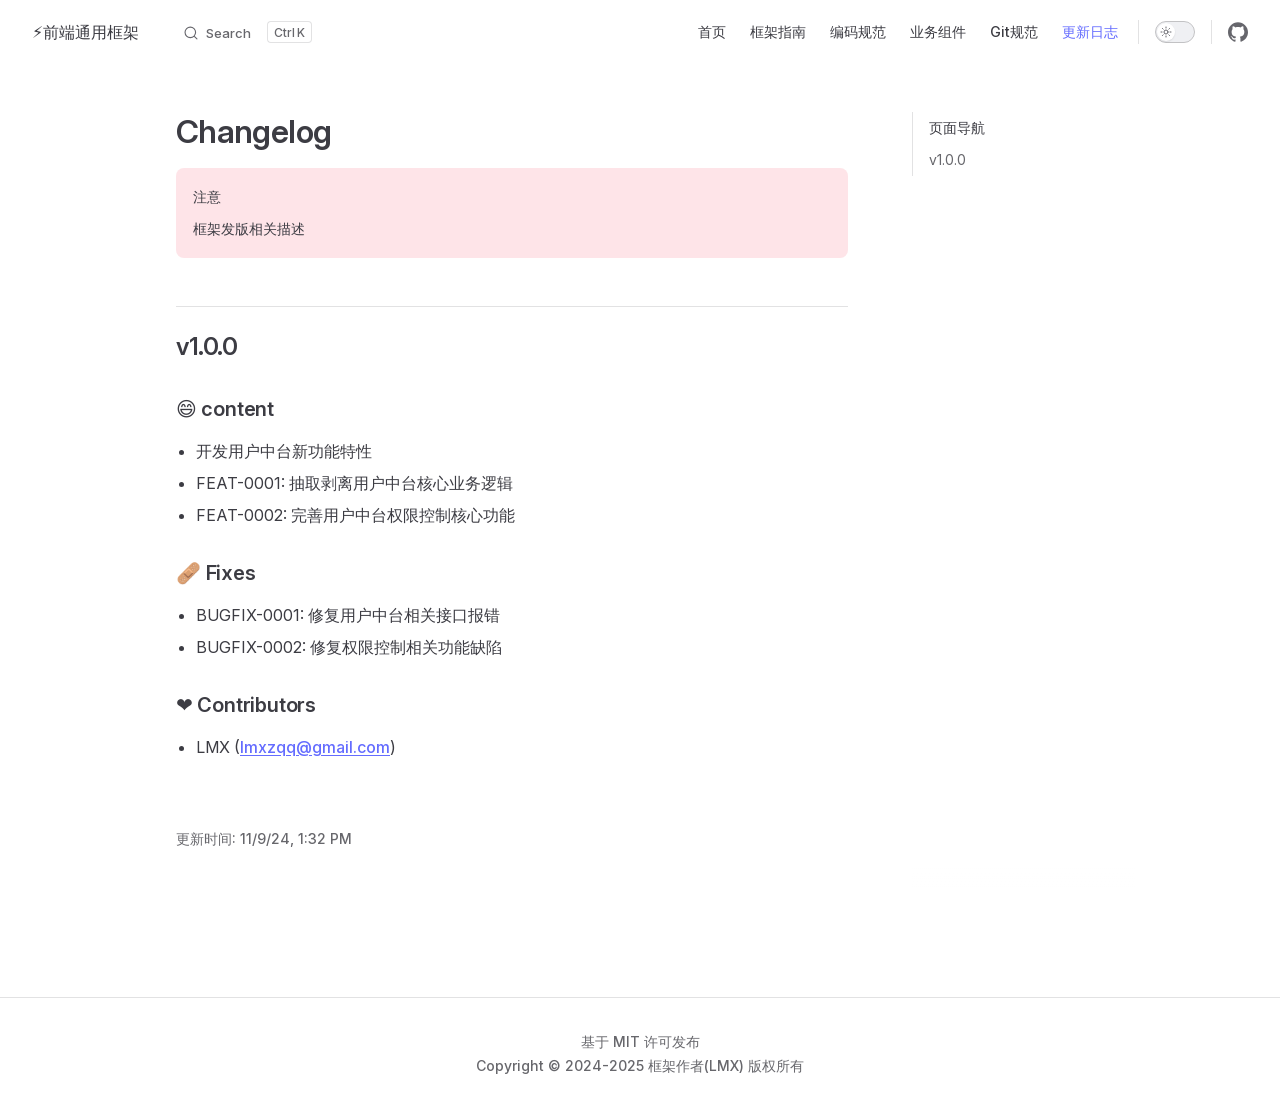
<file: change-log.html>
<!DOCTYPE html>
<html lang="en-US" dir="ltr">
  <head>
    <meta charset="utf-8">
    <meta name="viewport" content="width=device-width,initial-scale=1">
    <title>Changelog | ⚡前端通用框架</title>
    <meta name="description" content="前端通用框架-LMX">
    <meta name="generator" content="VitePress v1.4.5">
    <link rel="preload stylesheet" href="/assets/style.kKRJq80s.css" as="style">
    
    <script type="module" src="/assets/app.Dr-7yng0.js"></script>
    <link rel="preload" href="/assets/inter-roman-latin.Di8DUHzh.woff2" as="font" type="font/woff2" crossorigin="">
    <link rel="modulepreload" href="/assets/chunks/theme.CwDk7L3u.js">
    <link rel="modulepreload" href="/assets/chunks/framework.CkE-cstl.js">
    <link rel="modulepreload" href="/assets/change-log.md.D0qrPhrQ.lean.js">
    <script id="check-dark-mode">(()=>{const e=localStorage.getItem("vitepress-theme-appearance")||"auto",a=window.matchMedia("(prefers-color-scheme: dark)").matches;(!e||e==="auto"?a:e==="dark")&&document.documentElement.classList.add("dark")})();</script>
    <script id="check-mac-os">document.documentElement.classList.toggle("mac",/Mac|iPhone|iPod|iPad/i.test(navigator.platform));</script>
  </head>
  <body>
    <div id="app"><div class="Layout" data-v-45bd9870><!--[--><!--]--><!--[--><span tabindex="-1" data-v-a5170f03></span><a href="#VPContent" class="VPSkipLink visually-hidden" data-v-a5170f03> Skip to content </a><!--]--><!----><header class="VPNav" data-v-45bd9870 data-v-7f328a54><div class="VPNavBar" data-v-7f328a54 data-v-ff12ffd2><div class="wrapper" data-v-ff12ffd2><div class="container" data-v-ff12ffd2><div class="title" data-v-ff12ffd2><div class="VPNavBarTitle" data-v-ff12ffd2 data-v-79b7fe9c><a class="title" href="/" data-v-79b7fe9c><!--[--><!--]--><!----><span data-v-79b7fe9c>⚡前端通用框架</span><!--[--><!--]--></a></div></div><div class="content" data-v-ff12ffd2><div class="content-body" data-v-ff12ffd2><!--[--><!--]--><div class="VPNavBarSearch search" data-v-ff12ffd2><!--[--><!----><div id="local-search"><button type="button" class="DocSearch DocSearch-Button" aria-label="Search"><span class="DocSearch-Button-Container"><span class="vp-icon DocSearch-Search-Icon"></span><span class="DocSearch-Button-Placeholder">Search</span></span><span class="DocSearch-Button-Keys"><kbd class="DocSearch-Button-Key"></kbd><kbd class="DocSearch-Button-Key">K</kbd></span></button></div><!--]--></div><nav aria-labelledby="main-nav-aria-label" class="VPNavBarMenu menu" data-v-ff12ffd2 data-v-63fab308><span id="main-nav-aria-label" class="visually-hidden" data-v-63fab308> Main Navigation </span><!--[--><!--[--><a class="VPLink link VPNavBarMenuLink" href="/" tabindex="0" data-v-63fab308 data-v-27b82160><!--[--><span data-v-27b82160>首页</span><!--]--></a><!--]--><!--[--><a class="VPLink link VPNavBarMenuLink" href="/introduction-guides/" tabindex="0" data-v-63fab308 data-v-27b82160><!--[--><span data-v-27b82160>框架指南</span><!--]--></a><!--]--><!--[--><a class="VPLink link VPNavBarMenuLink" href="/code-convention.html" tabindex="0" data-v-63fab308 data-v-27b82160><!--[--><span data-v-27b82160>编码规范</span><!--]--></a><!--]--><!--[--><a class="VPLink link VPNavBarMenuLink" href="/business-components/" tabindex="0" data-v-63fab308 data-v-27b82160><!--[--><span data-v-27b82160>业务组件</span><!--]--></a><!--]--><!--[--><a class="VPLink link VPNavBarMenuLink" href="/git-convention.html" tabindex="0" data-v-63fab308 data-v-27b82160><!--[--><span data-v-27b82160>Git规范</span><!--]--></a><!--]--><!--[--><a class="VPLink link VPNavBarMenuLink active" href="/change-log.html" tabindex="0" data-v-63fab308 data-v-27b82160><!--[--><span data-v-27b82160>更新日志</span><!--]--></a><!--]--><!--]--></nav><!----><div class="VPNavBarAppearance appearance" data-v-ff12ffd2 data-v-e23748a7><button class="VPSwitch VPSwitchAppearance" type="button" role="switch" title aria-checked="false" data-v-e23748a7 data-v-ae705039 data-v-c42326c6><span class="check" data-v-c42326c6><span class="icon" data-v-c42326c6><!--[--><span class="vpi-sun sun" data-v-ae705039></span><span class="vpi-moon moon" data-v-ae705039></span><!--]--></span></span></button></div><div class="VPSocialLinks VPNavBarSocialLinks social-links" data-v-ff12ffd2 data-v-e857cf55 data-v-d1147c66><!--[--><a class="VPSocialLink no-icon" href="https://gitlab.com/lmx34844/vue3-simple-admin" aria-label="github" target="_blank" rel="noopener" data-v-d1147c66 data-v-c86d1ebd><span class="vpi-social-github" /></a><!--]--></div><div class="VPFlyout VPNavBarExtra extra" data-v-ff12ffd2 data-v-ed40c212 data-v-6de5588c><button type="button" class="button" aria-haspopup="true" aria-expanded="false" aria-label="extra navigation" data-v-6de5588c><span class="vpi-more-horizontal icon" data-v-6de5588c></span></button><div class="menu" data-v-6de5588c><div class="VPMenu" data-v-6de5588c data-v-4c029347><!----><!--[--><!--[--><!----><div class="group" data-v-ed40c212><div class="item appearance" data-v-ed40c212><p class="label" data-v-ed40c212>Appearance</p><div class="appearance-action" data-v-ed40c212><button class="VPSwitch VPSwitchAppearance" type="button" role="switch" title aria-checked="false" data-v-ed40c212 data-v-ae705039 data-v-c42326c6><span class="check" data-v-c42326c6><span class="icon" data-v-c42326c6><!--[--><span class="vpi-sun sun" data-v-ae705039></span><span class="vpi-moon moon" data-v-ae705039></span><!--]--></span></span></button></div></div></div><div class="group" data-v-ed40c212><div class="item social-links" data-v-ed40c212><div class="VPSocialLinks social-links-list" data-v-ed40c212 data-v-d1147c66><!--[--><a class="VPSocialLink no-icon" href="https://gitlab.com/lmx34844/vue3-simple-admin" aria-label="github" target="_blank" rel="noopener" data-v-d1147c66 data-v-c86d1ebd><span class="vpi-social-github" /></a><!--]--></div></div></div><!--]--><!--]--></div></div></div><!--[--><!--]--><button type="button" class="VPNavBarHamburger hamburger" aria-label="mobile navigation" aria-expanded="false" aria-controls="VPNavScreen" data-v-ff12ffd2 data-v-e5017367><span class="container" data-v-e5017367><span class="top" data-v-e5017367></span><span class="middle" data-v-e5017367></span><span class="bottom" data-v-e5017367></span></span></button></div></div></div></div><div class="divider" data-v-ff12ffd2><div class="divider-line" data-v-ff12ffd2></div></div></div><!----></header><div class="VPLocalNav empty fixed" data-v-45bd9870 data-v-ab5b44c3><div class="container" data-v-ab5b44c3><!----><div class="VPLocalNavOutlineDropdown" style="--vp-vh:0px;" data-v-ab5b44c3 data-v-12f1e482><button data-v-12f1e482>返回顶部</button><!----></div></div></div><!----><div class="VPContent" id="VPContent" data-v-45bd9870 data-v-de7b371e><div class="VPDoc has-aside" data-v-de7b371e data-v-64707970><!--[--><!--]--><div class="container" data-v-64707970><div class="aside" data-v-64707970><div class="aside-curtain" data-v-64707970></div><div class="aside-container" data-v-64707970><div class="aside-content" data-v-64707970><div class="VPDocAside" data-v-64707970 data-v-03b6c620><!--[--><!--]--><!--[--><!--]--><nav aria-labelledby="doc-outline-aria-label" class="VPDocAsideOutline" data-v-03b6c620 data-v-0ec36a9c><div class="content" data-v-0ec36a9c><div class="outline-marker" data-v-0ec36a9c></div><div aria-level="2" class="outline-title" id="doc-outline-aria-label" role="heading" data-v-0ec36a9c>页面导航</div><ul class="VPDocOutlineItem root" data-v-0ec36a9c data-v-4b2ac15c><!--[--><!--]--></ul></div></nav><!--[--><!--]--><div class="spacer" data-v-03b6c620></div><!--[--><!--]--><!----><!--[--><!--]--><!--[--><!--]--></div></div></div></div><div class="content" data-v-64707970><div class="content-container" data-v-64707970><!--[--><!--]--><main class="main" data-v-64707970><div style="position:relative;" class="vp-doc _change-log" data-v-64707970><div><h1 id="changelog" tabindex="-1">Changelog <a class="header-anchor" href="#changelog" aria-label="Permalink to &quot;Changelog&quot;">​</a></h1><div class="danger custom-block"><p class="custom-block-title">注意</p><p>框架发版相关描述</p></div><h2 id="v1-0-0" tabindex="-1">v1.0.0 <a class="header-anchor" href="#v1-0-0" aria-label="Permalink to &quot;v1.0.0&quot;">​</a></h2><h3 id="😄-content" tabindex="-1">😄 content <a class="header-anchor" href="#😄-content" aria-label="Permalink to &quot;😄 content&quot;">​</a></h3><ul><li>开发用户中台新功能特性</li><li>FEAT-0001: 抽取剥离用户中台核心业务逻辑</li><li>FEAT-0002: 完善用户中台权限控制核心功能</li></ul><h3 id="🩹-fixes" tabindex="-1">🩹 Fixes <a class="header-anchor" href="#🩹-fixes" aria-label="Permalink to &quot;🩹 Fixes&quot;">​</a></h3><ul><li>BUGFIX-0001: 修复用户中台相关接口报错</li><li>BUGFIX-0002: 修复权限控制相关功能缺陷</li></ul><h3 id="❤️-contributors" tabindex="-1">❤️ Contributors <a class="header-anchor" href="#❤️-contributors" aria-label="Permalink to &quot;❤️ Contributors&quot;">​</a></h3><ul><li>LMX (<a href="mailto:lmxzqq@gmail.com" target="_blank" rel="noreferrer">lmxzqq@gmail.com</a>)</li></ul></div></div></main><footer class="VPDocFooter" data-v-64707970 data-v-6a59c421><!--[--><!--]--><div class="edit-info" data-v-6a59c421><!----><div class="last-updated" data-v-6a59c421><p class="VPLastUpdated" data-v-6a59c421 data-v-82e73c53>更新时间: <time datetime="2024-11-09T13:32:28.000Z" data-v-82e73c53></time></p></div></div><!----></footer><!--[--><!--]--></div></div></div><!--[--><!--]--></div></div><footer class="VPFooter" data-v-45bd9870 data-v-3344ac8e><div class="container" data-v-3344ac8e><p class="message" data-v-3344ac8e>基于 MIT 许可发布</p><p class="copyright" data-v-3344ac8e>Copyright © 2024-2025 框架作者(LMX)  版权所有</p></div></footer><!--[--><!--]--></div></div>
    <script>window.__VP_HASH_MAP__=JSON.parse("{\"business-components_confirm.md\":\"CdXgnixH\",\"business-components_index.md\":\"x4ILx9tX\",\"business-components_message.md\":\"DAFS_prg\",\"business-components_pop-confirm.md\":\"D-7r8ZG0\",\"change-log.md\":\"D0qrPhrQ\",\"code-convention.md\":\"WgxpR1yG\",\"git-convention.md\":\"D1aGFrju\",\"index.md\":\"BYs-LrGl\",\"introduction-guides_capabilities.md\":\"CUNuVIOv\",\"introduction-guides_icon.md\":\"BKpHWzrQ\",\"introduction-guides_index.md\":\"D90U_hJW\",\"introduction-guides_router.md\":\"BJ-DEOmM\",\"introduction-guides_start.md\":\"B2QiyVxB\",\"introduction-guides_structure.md\":\"zjAa0RRz\",\"introduction-guides_technology.md\":\"B0H_Qm3t\"}");window.__VP_SITE_DATA__=JSON.parse("{\"lang\":\"en-US\",\"dir\":\"ltr\",\"title\":\"⚡前端通用框架\",\"description\":\"前端通用框架-LMX\",\"base\":\"/\",\"head\":[],\"router\":{\"prefetchLinks\":true},\"appearance\":true,\"themeConfig\":{\"search\":{\"provider\":\"local\"},\"nav\":[{\"text\":\"首页\",\"link\":\"/\"},{\"text\":\"框架指南\",\"link\":\"/introduction-guides/\"},{\"text\":\"编码规范\",\"link\":\"/code-convention\"},{\"text\":\"业务组件\",\"link\":\"/business-components/\"},{\"text\":\"Git规范\",\"link\":\"/git-convention\"},{\"text\":\"更新日志\",\"link\":\"/change-log\"}],\"sidebar\":{\"/introduction-guides/\":[{\"text\":\"框架简介\",\"items\":[{\"text\":\"\",\"link\":\"/introduction-guides/\"},{\"text\":\"系统功能\",\"link\":\"/introduction-guides/capabilities\"},{\"text\":\"快速启动\",\"link\":\"/introduction-guides/start\"},{\"text\":\"技术选型\",\"link\":\"/introduction-guides/technology\"},{\"text\":\"项目结构\",\"link\":\"/introduction-guides/structure\"},{\"text\":\"菜单路由\",\"link\":\"/introduction-guides/router\"},{\"text\":\"项目图标\",\"link\":\"/introduction-guides/icon\"}]}],\"/business-components/\":[{\"text\":\"业务组件列表\",\"items\":[{\"text\":\"\",\"link\":\"/business-components/\"},{\"text\":\"Message\",\"link\":\"/business-components/message\"},{\"text\":\"Confirm\",\"link\":\"/business-components/confirm\"},{\"text\":\"PopConfirm\",\"link\":\"/business-components/pop-confirm\"}]}]},\"socialLinks\":[{\"icon\":\"github\",\"link\":\"https://gitlab.com/lmx34844/vue3-simple-admin\"}],\"outline\":{\"label\":\"页面导航\"},\"docFooter\":{\"prev\":\"上一页\",\"next\":\"下一页\"},\"lastUpdated\":{\"text\":\"更新时间\"},\"darkModeSwitchTitle\":\"切换到深色模式\",\"lightModeSwitchTitle\":\"切换到浅色模式\",\"returnToTopLabel\":\"返回顶部\",\"footer\":{\"message\":\"基于 MIT 许可发布\",\"copyright\":\"Copyright © 2024-2025 框架作者(LMX)  版权所有\"}},\"locales\":{},\"scrollOffset\":134,\"cleanUrls\":false}");</script>
    
  </body>
</html>
</file>
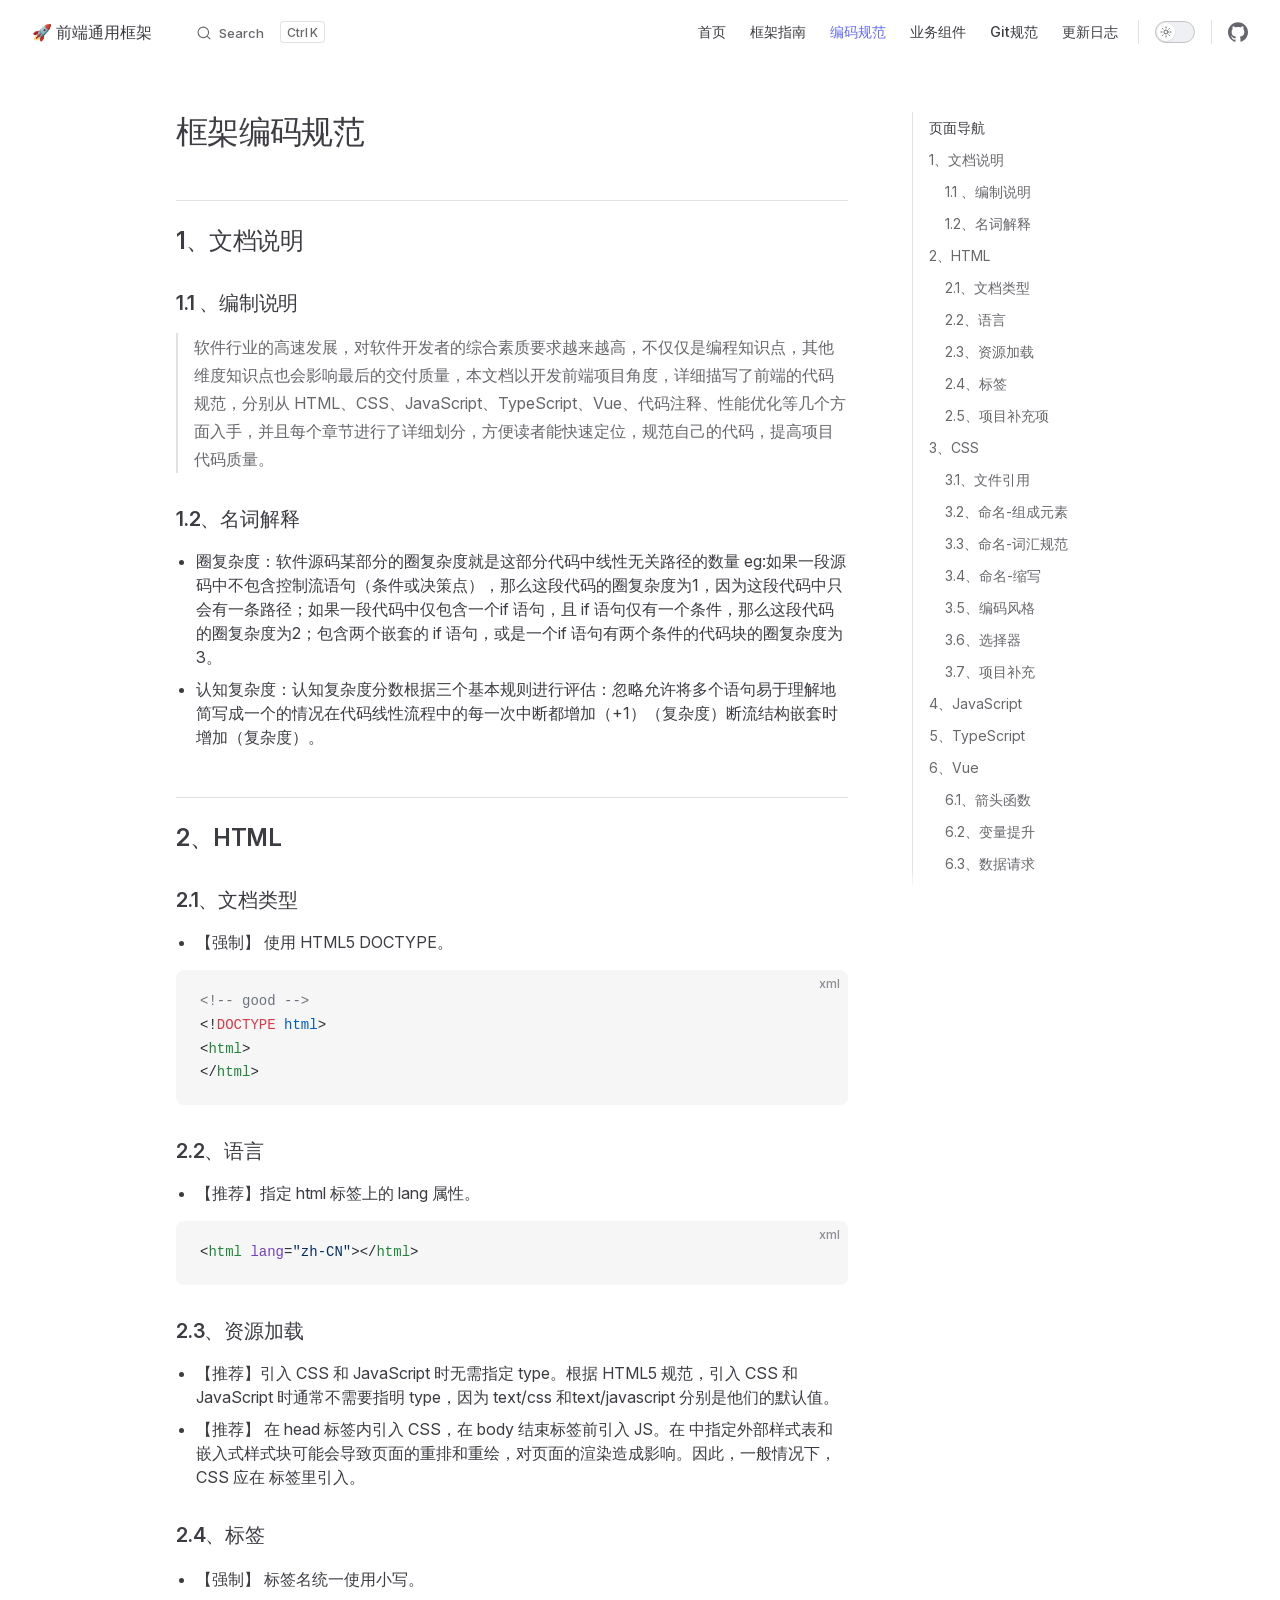
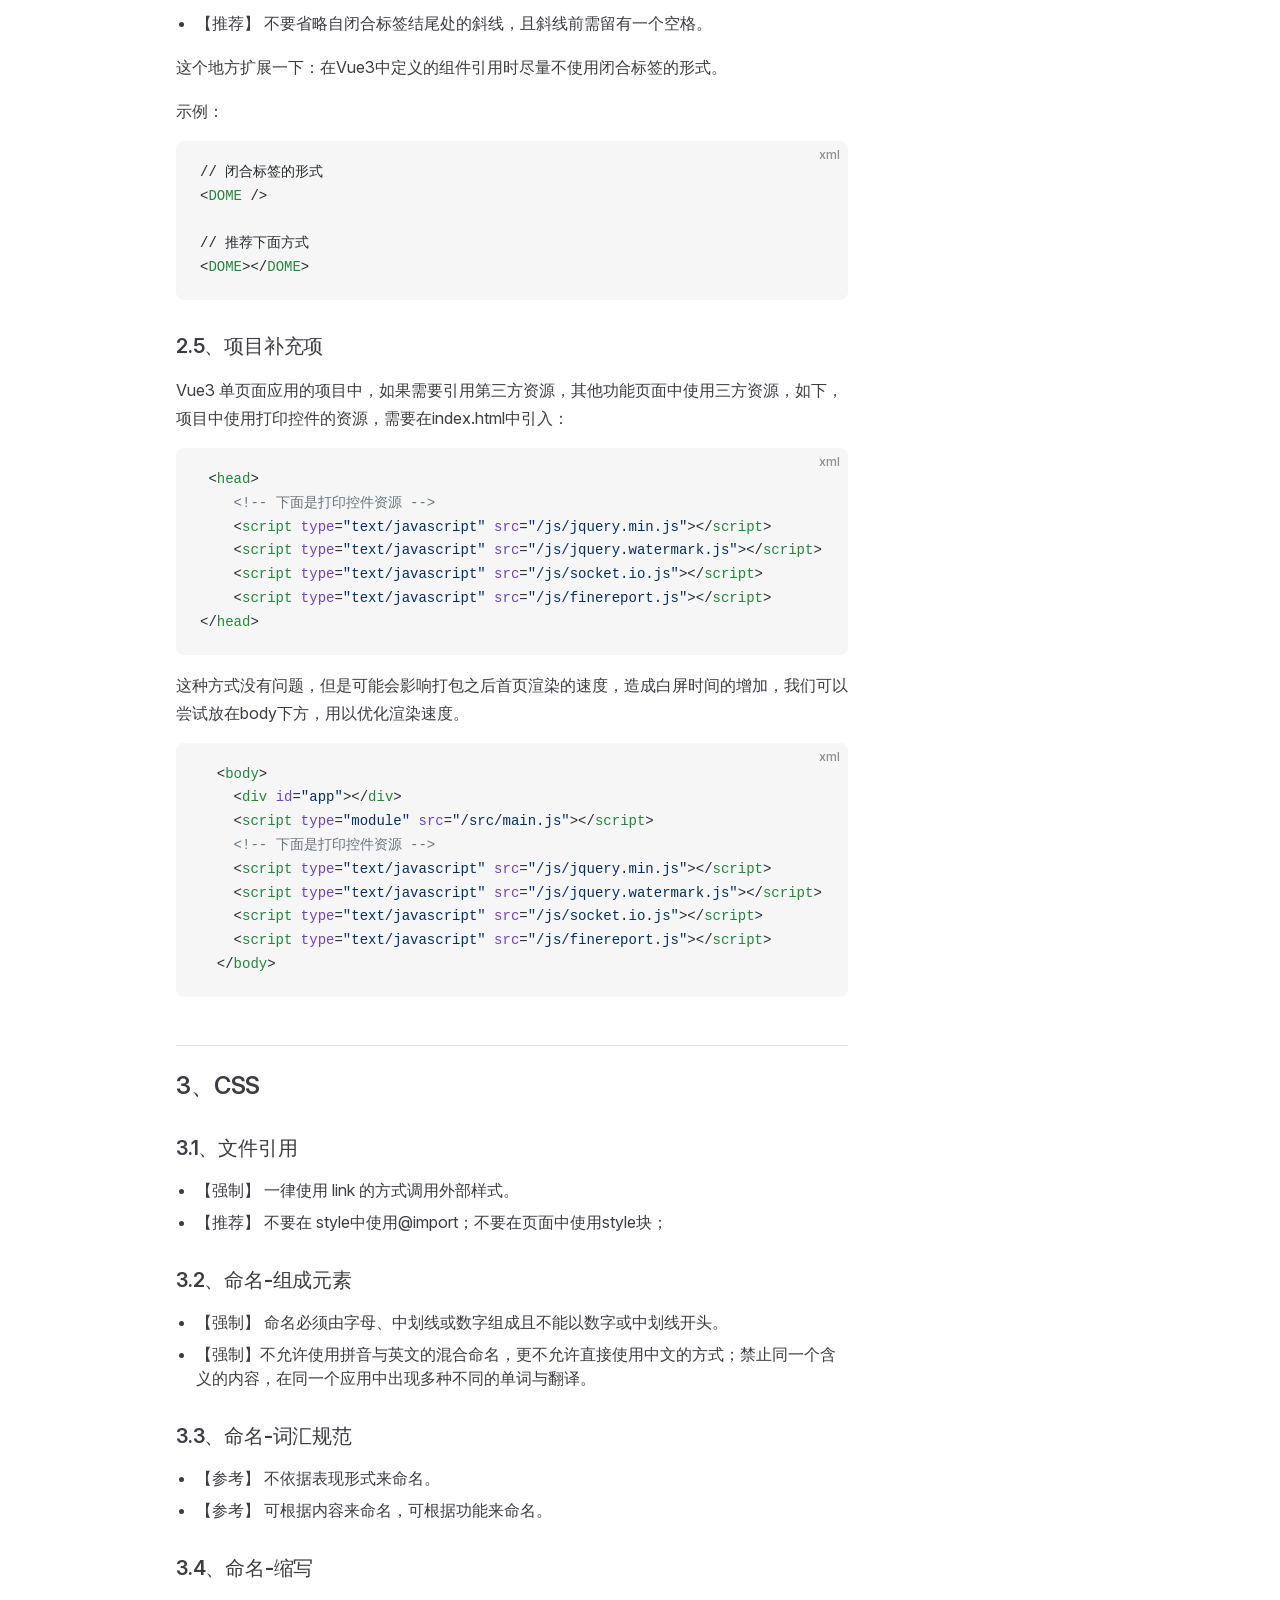
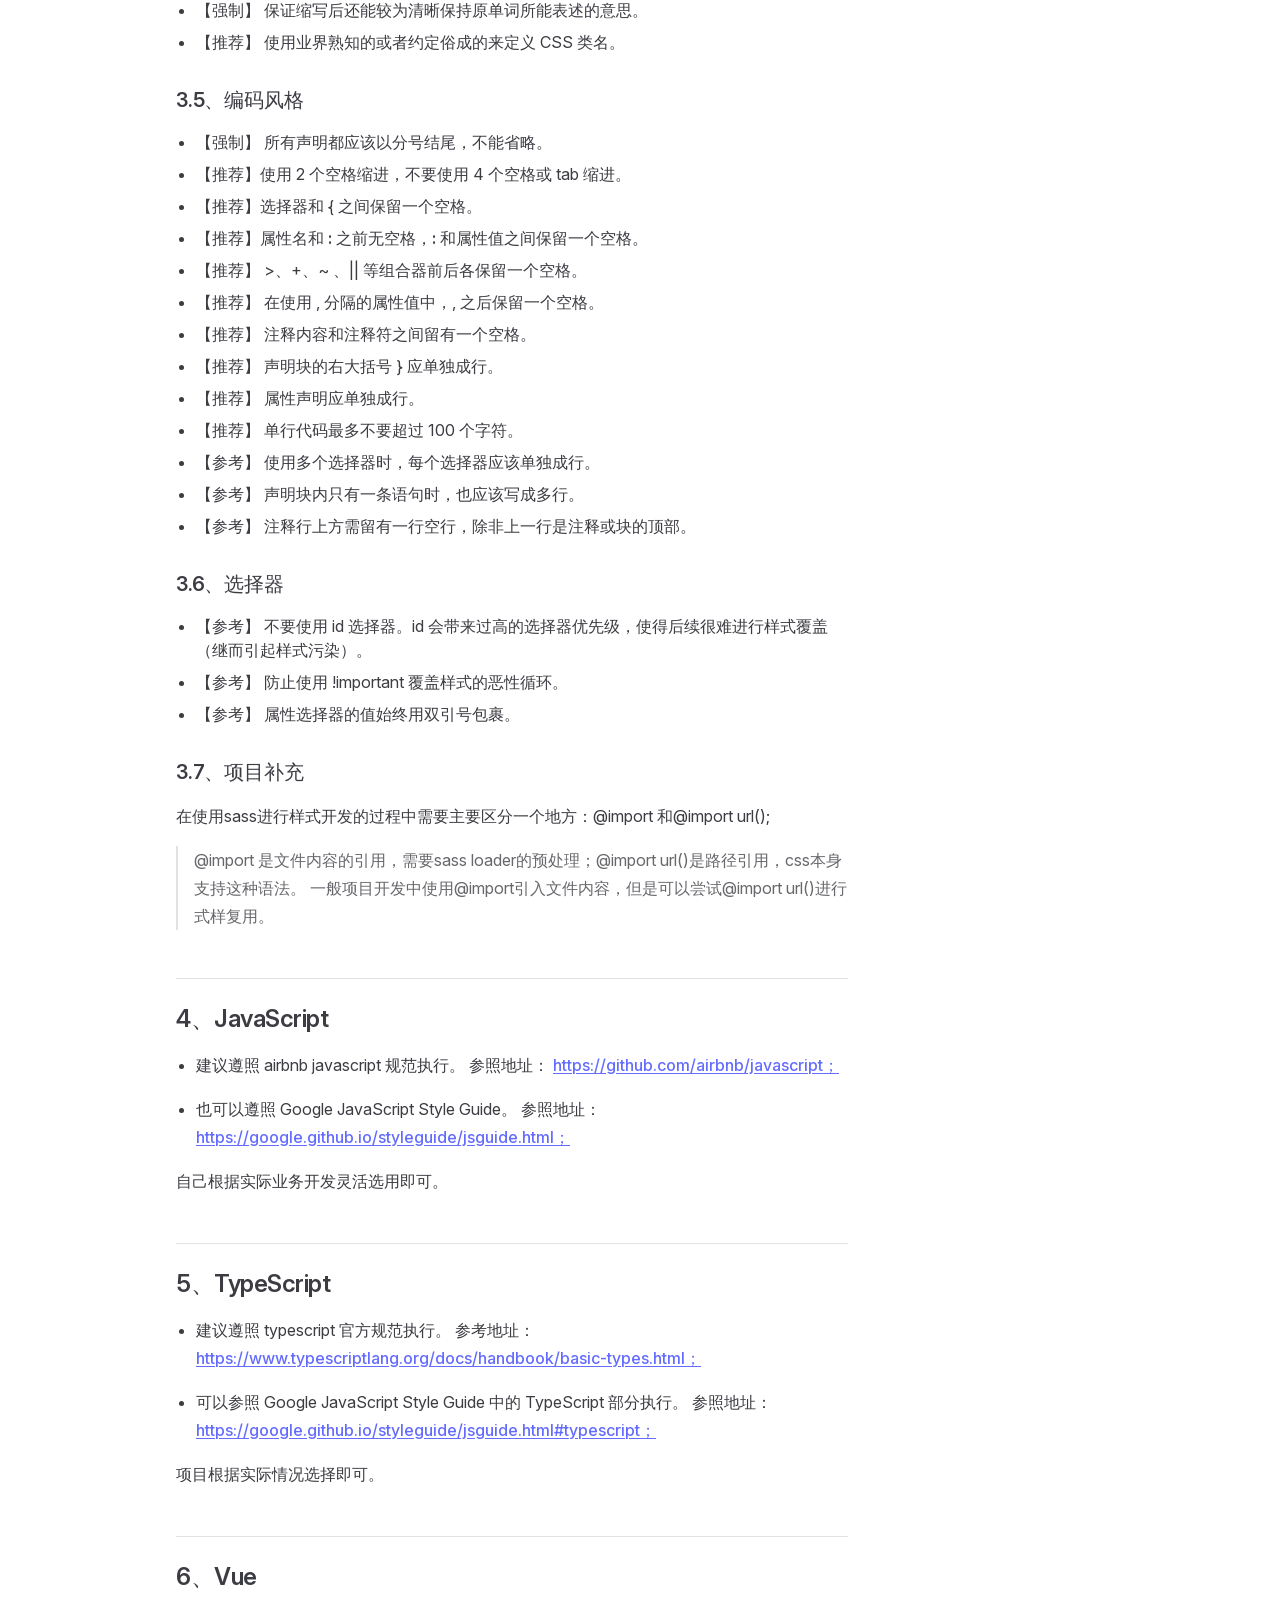
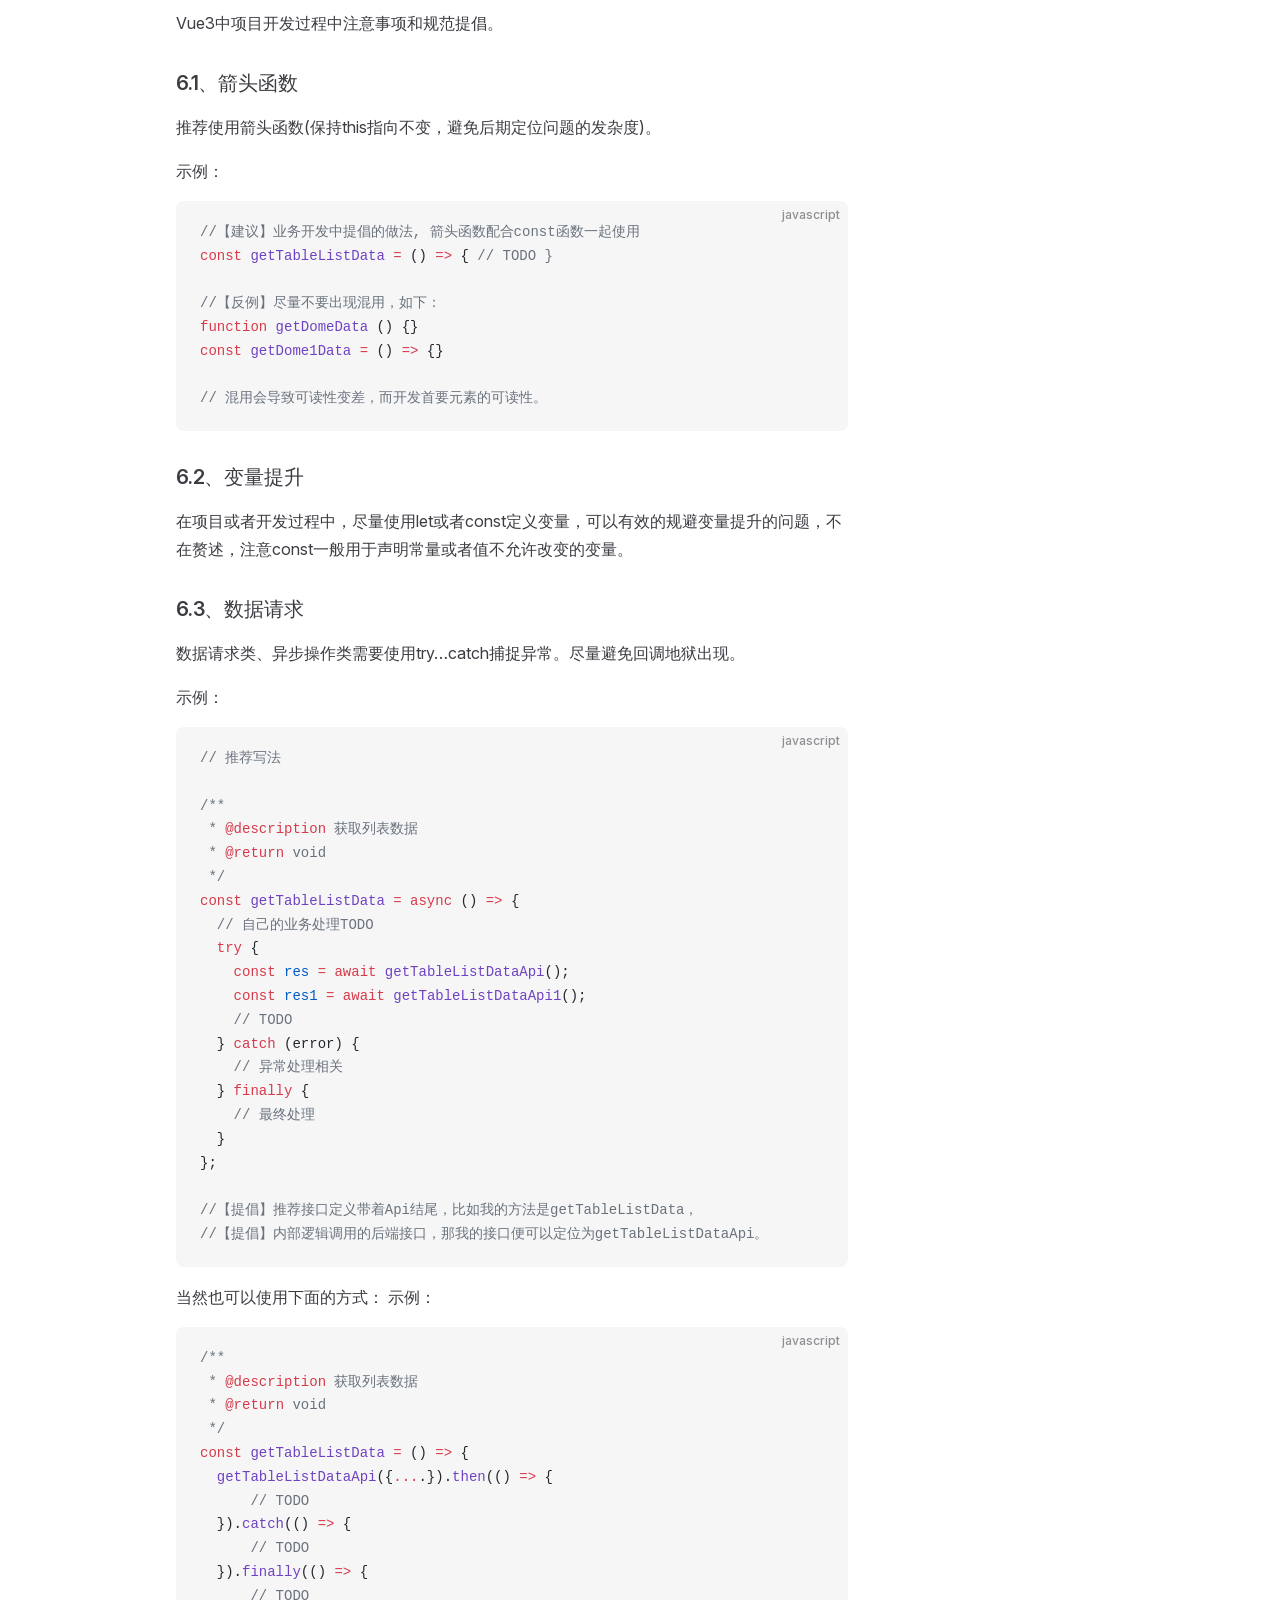
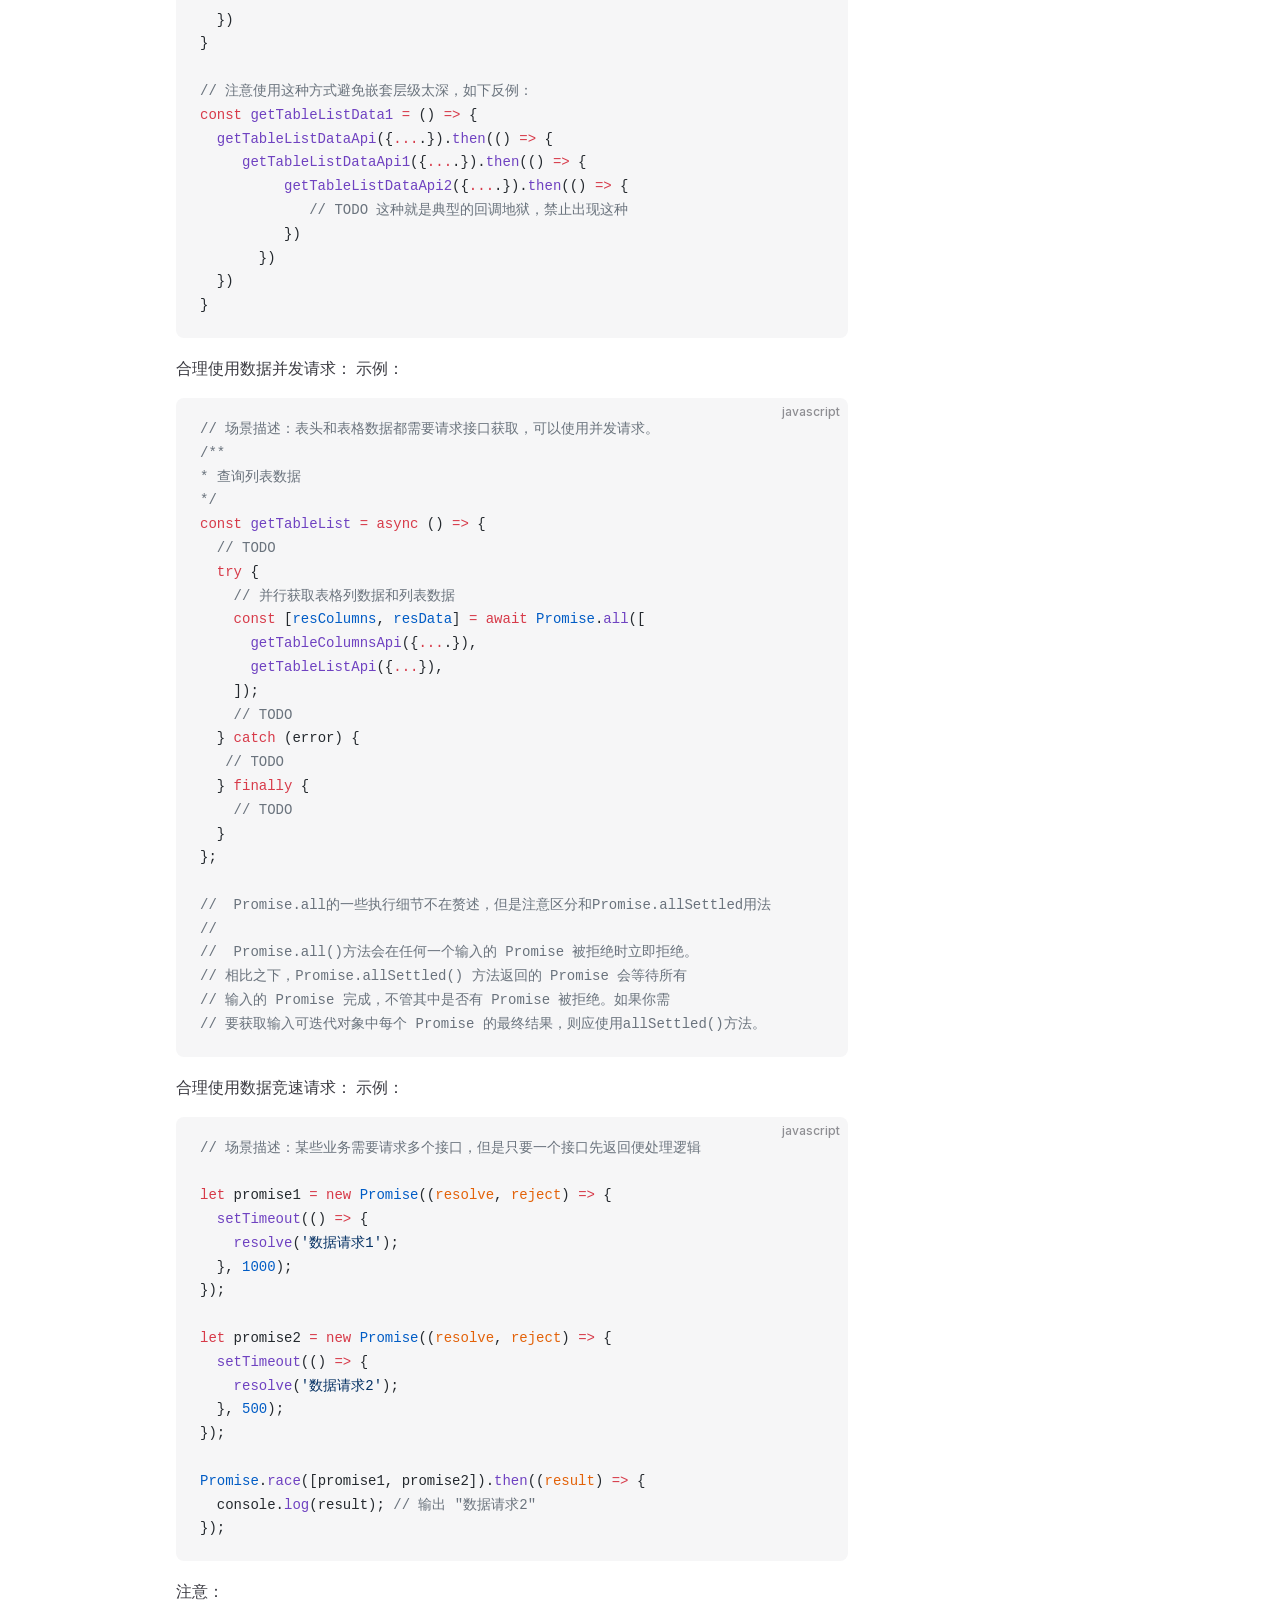
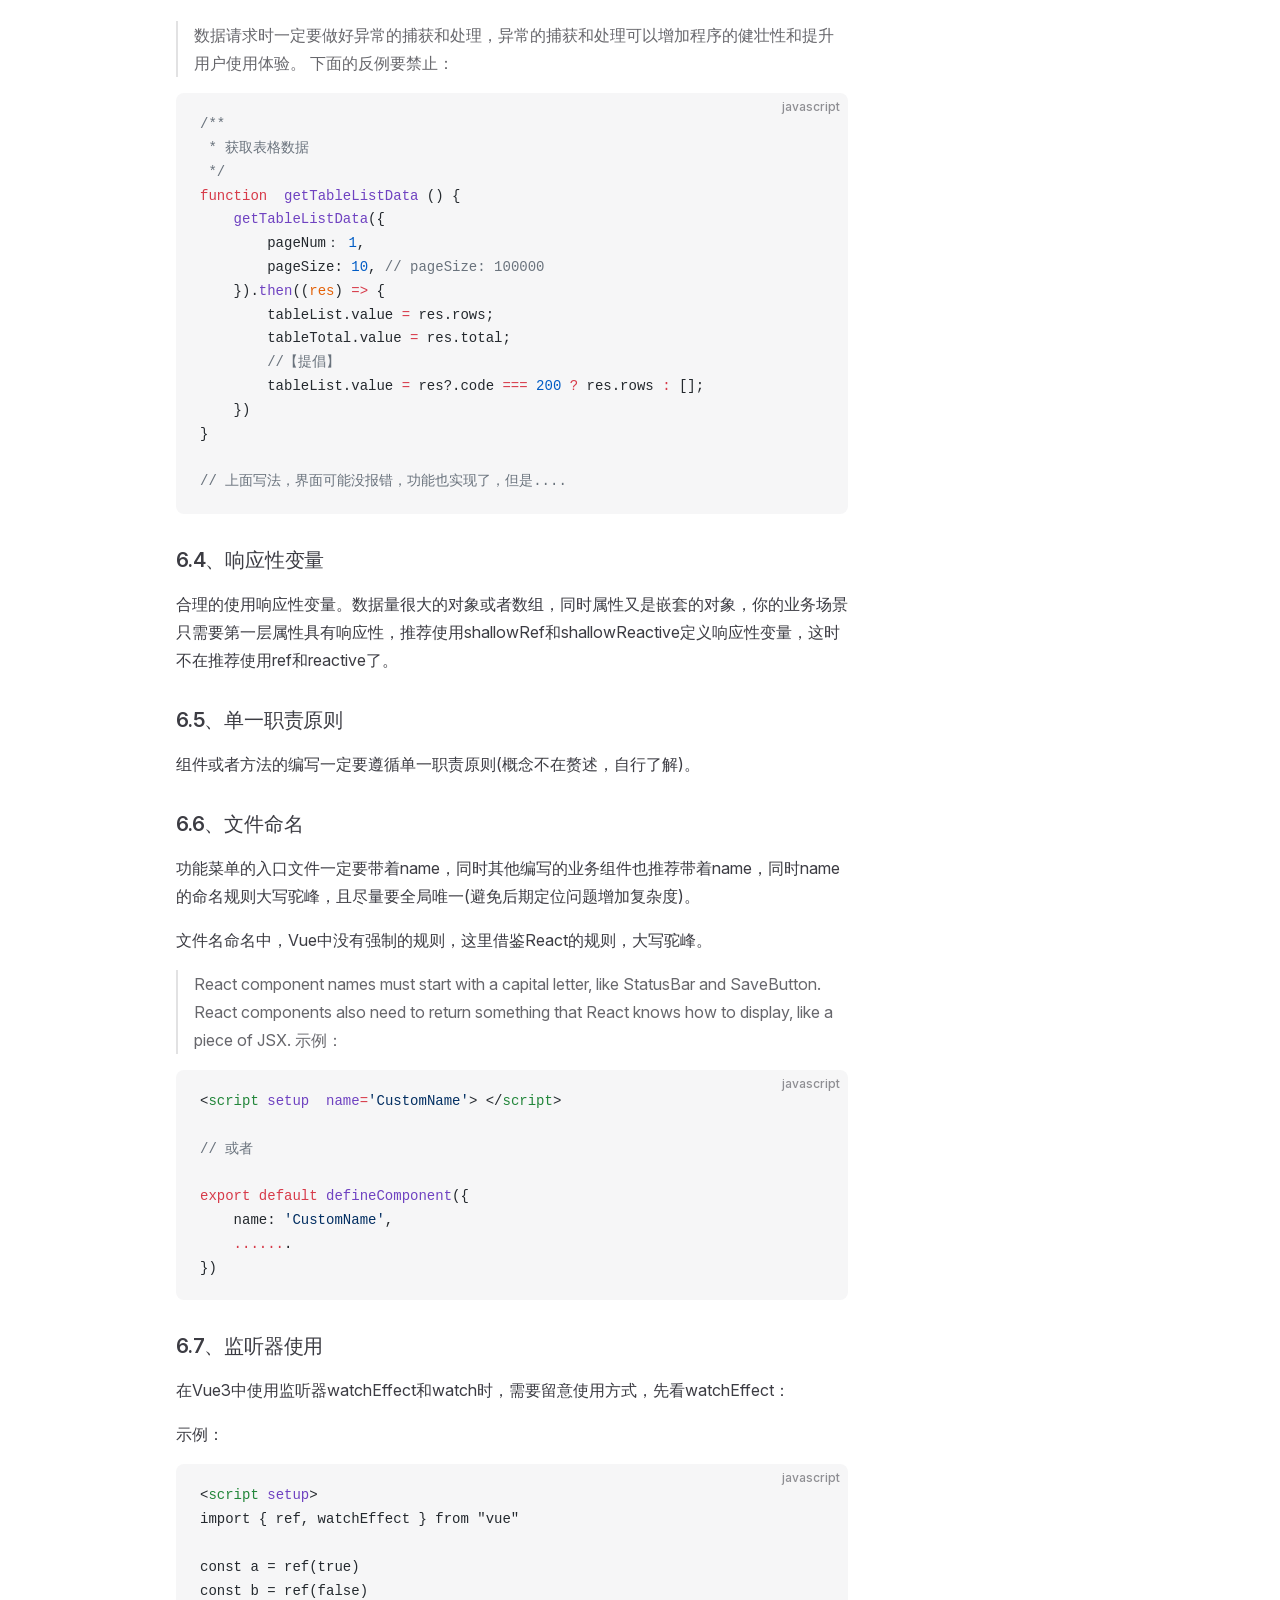
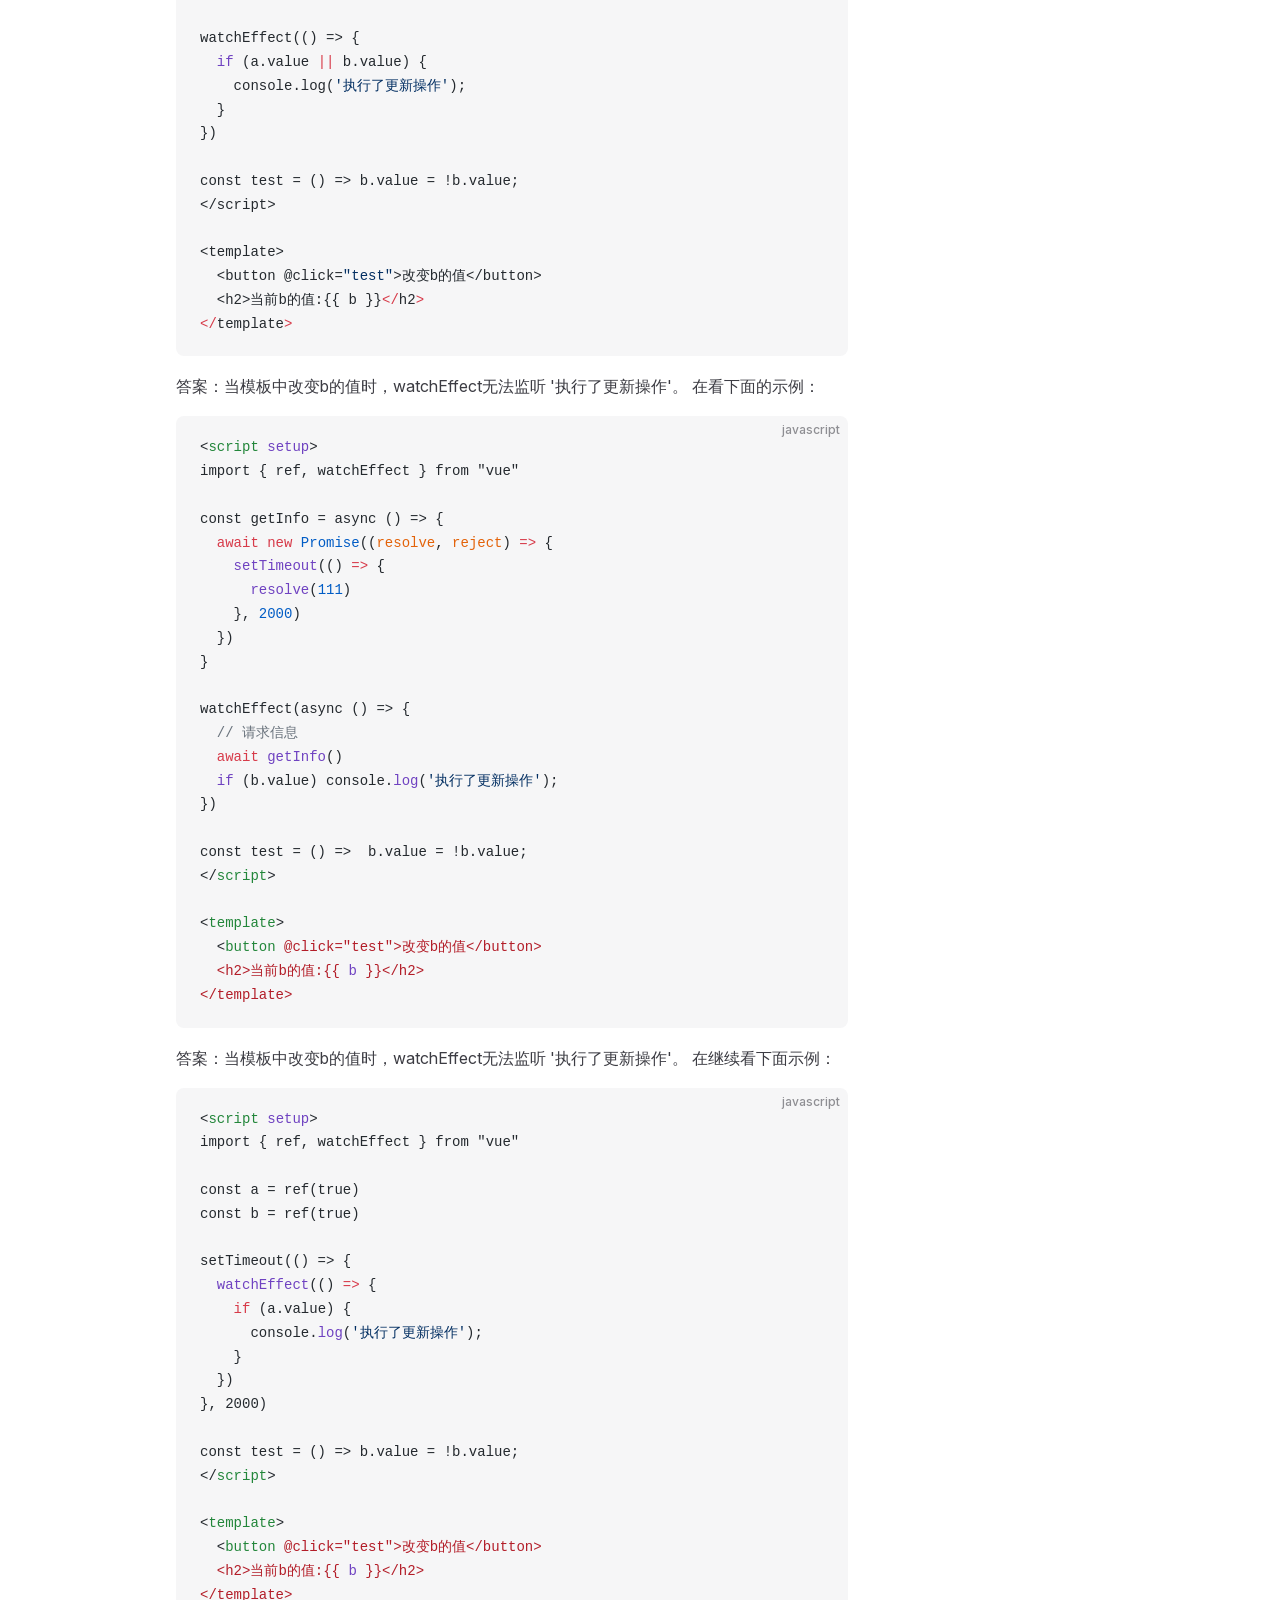
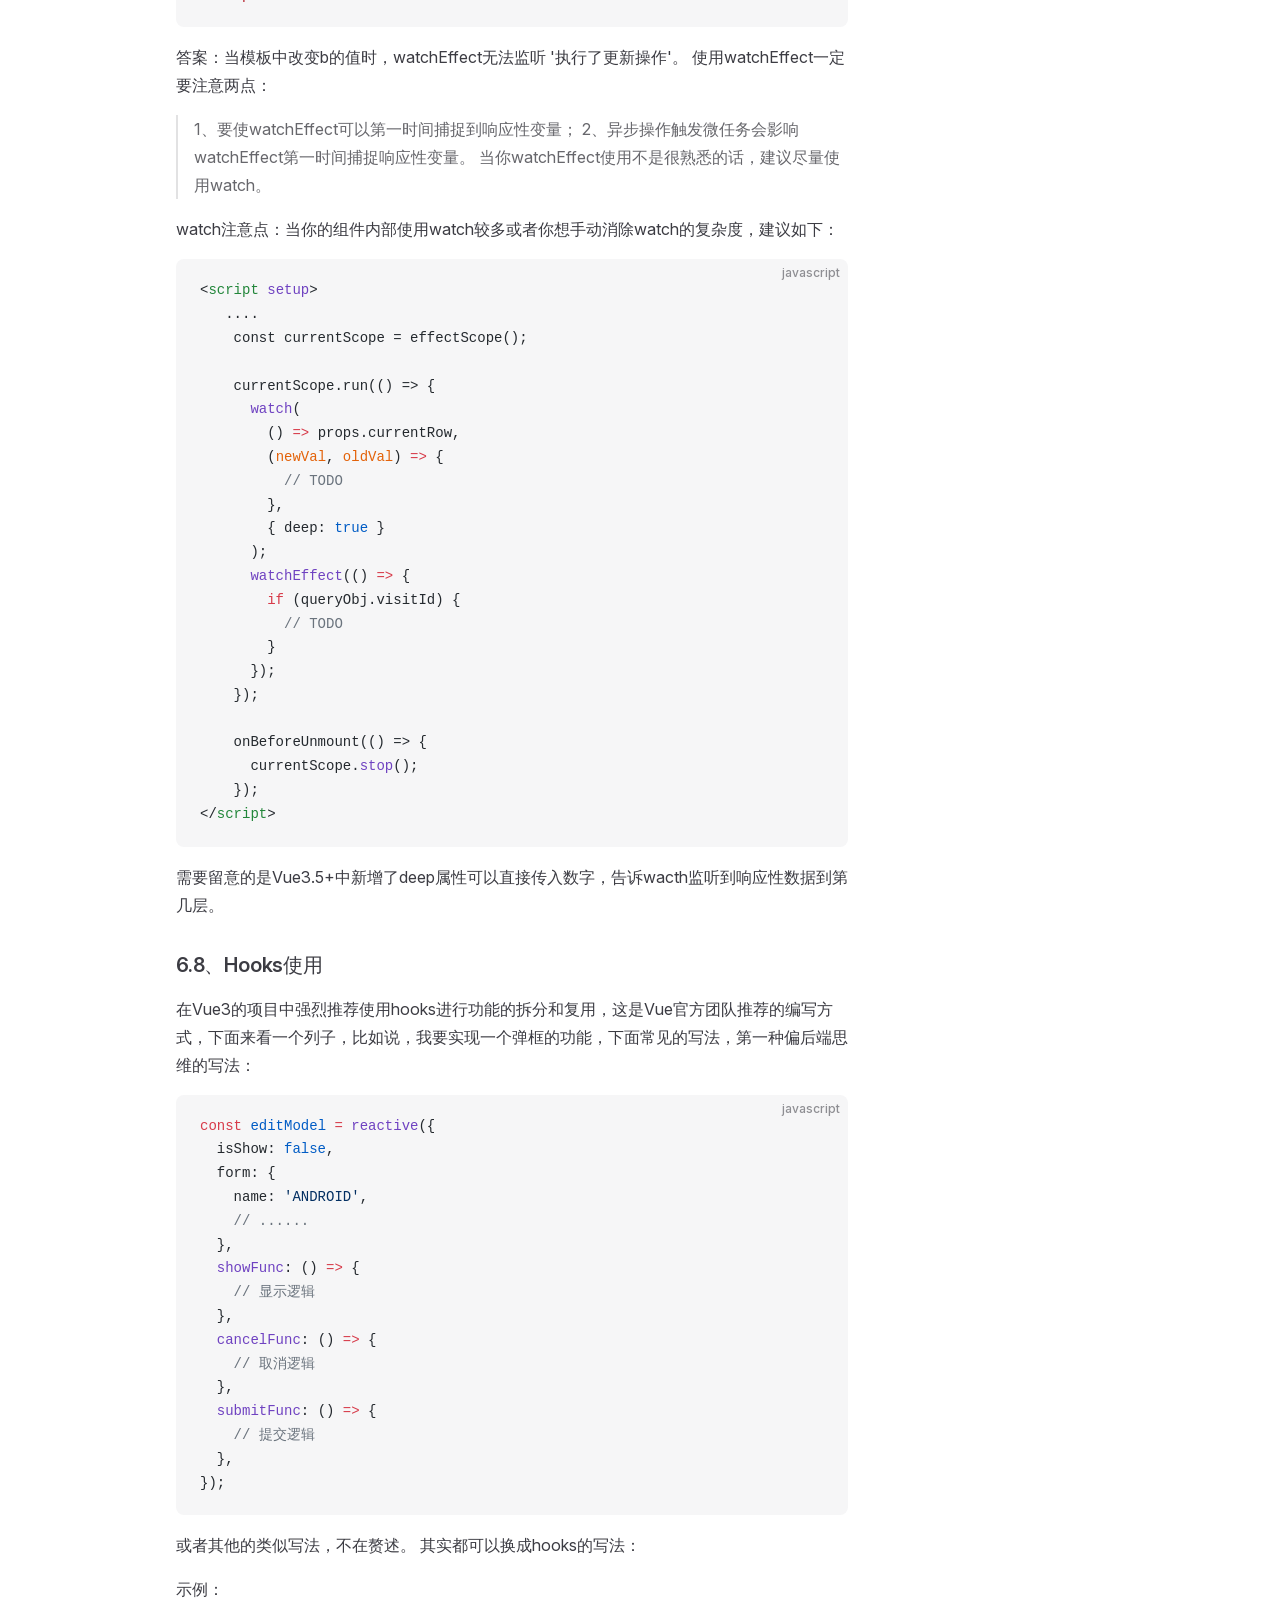
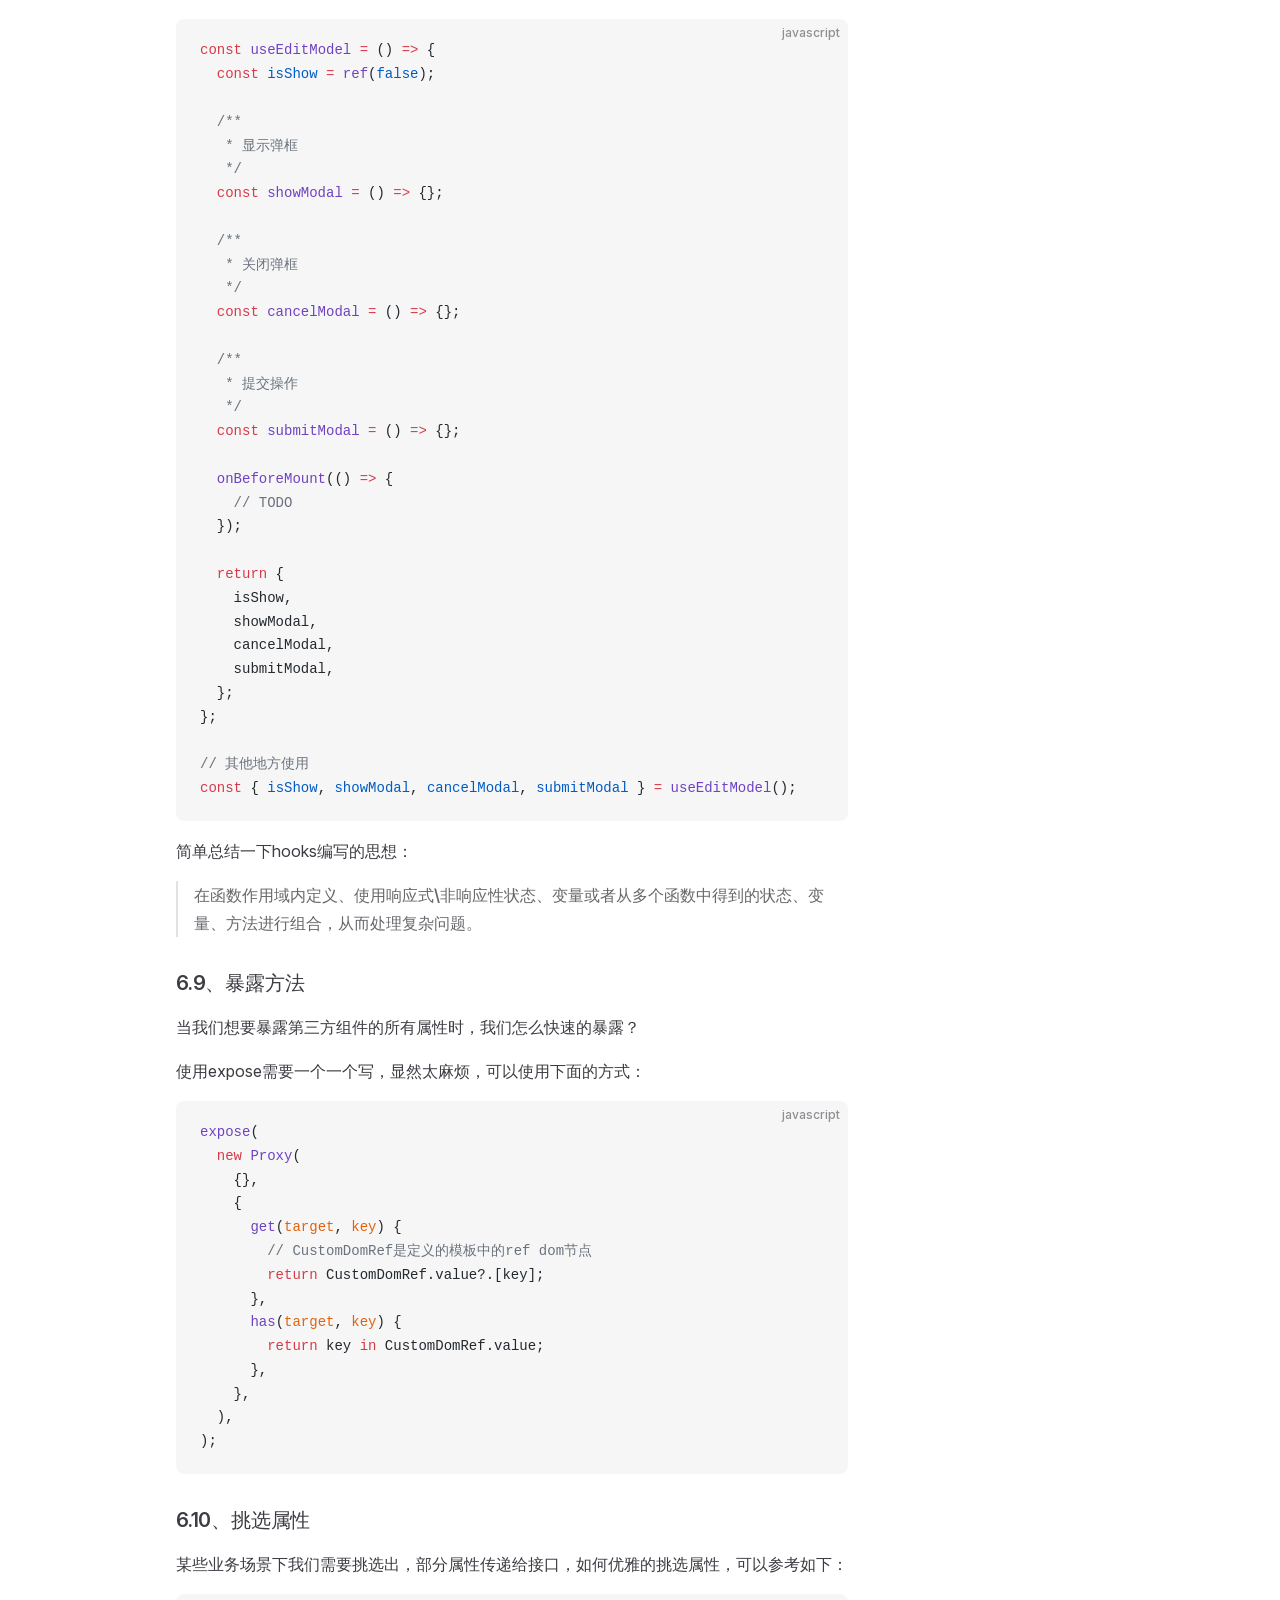
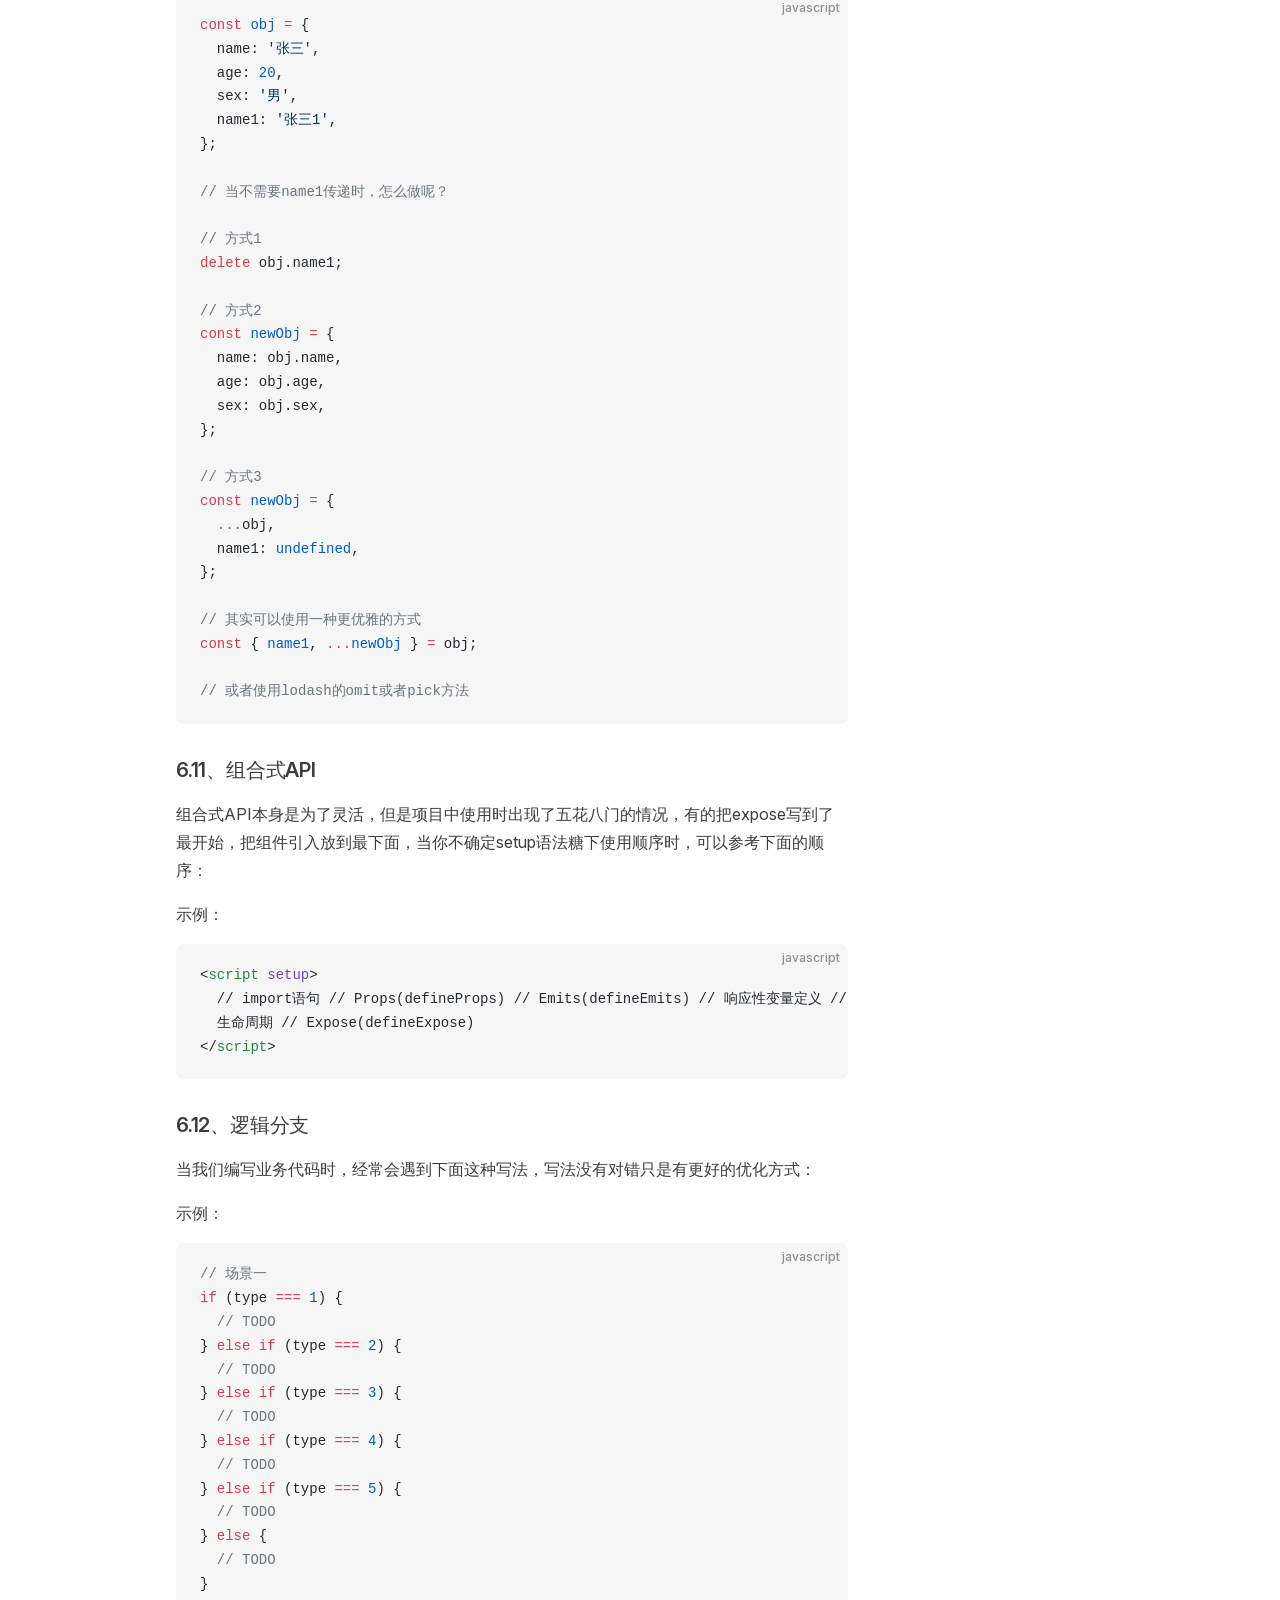
<file: code-convention.html>
<!DOCTYPE html>
<html lang="en-US" dir="ltr">
  <head>
    <meta charset="utf-8">
    <meta name="viewport" content="width=device-width,initial-scale=1">
    <title>框架编码规范 | 🚀 前端通用框架</title>
    <meta name="description" content="前端通用框架-LMX">
    <meta name="generator" content="VitePress v1.4.1">
    <link rel="preload stylesheet" href="/assets/style.DuVumDp0.css" as="style">
    
    <script type="module" src="/assets/app.DJWzKcC3.js"></script>
    <link rel="preload" href="/assets/inter-roman-latin.Di8DUHzh.woff2" as="font" type="font/woff2" crossorigin="">
    <link rel="modulepreload" href="/assets/chunks/theme.CJFkpKO4.js">
    <link rel="modulepreload" href="/assets/chunks/framework.Cb3oZuCp.js">
    <link rel="modulepreload" href="/assets/code-convention.md.DmVCkzlH.lean.js">
    <script id="check-dark-mode">(()=>{const e=localStorage.getItem("vitepress-theme-appearance")||"auto",a=window.matchMedia("(prefers-color-scheme: dark)").matches;(!e||e==="auto"?a:e==="dark")&&document.documentElement.classList.add("dark")})();</script>
    <script id="check-mac-os">document.documentElement.classList.toggle("mac",/Mac|iPhone|iPod|iPad/i.test(navigator.platform));</script>
  </head>
  <body>
    <div id="app"><div class="Layout" data-v-5d98c3a5><!--[--><!--]--><!--[--><span tabindex="-1" data-v-0f60ec36></span><a href="#VPContent" class="VPSkipLink visually-hidden" data-v-0f60ec36> Skip to content </a><!--]--><!----><header class="VPNav" data-v-5d98c3a5 data-v-ae24b3ad><div class="VPNavBar" data-v-ae24b3ad data-v-6aa21345><div class="wrapper" data-v-6aa21345><div class="container" data-v-6aa21345><div class="title" data-v-6aa21345><div class="VPNavBarTitle" data-v-6aa21345 data-v-ab179fa1><a class="title" href="/" data-v-ab179fa1><!--[--><!--]--><!----><span data-v-ab179fa1>🚀 前端通用框架</span><!--[--><!--]--></a></div></div><div class="content" data-v-6aa21345><div class="content-body" data-v-6aa21345><!--[--><!--]--><div class="VPNavBarSearch search" data-v-6aa21345><!--[--><!----><div id="local-search"><button type="button" class="DocSearch DocSearch-Button" aria-label="Search"><span class="DocSearch-Button-Container"><span class="vp-icon DocSearch-Search-Icon"></span><span class="DocSearch-Button-Placeholder">Search</span></span><span class="DocSearch-Button-Keys"><kbd class="DocSearch-Button-Key"></kbd><kbd class="DocSearch-Button-Key">K</kbd></span></button></div><!--]--></div><nav aria-labelledby="main-nav-aria-label" class="VPNavBarMenu menu" data-v-6aa21345 data-v-dc692963><span id="main-nav-aria-label" class="visually-hidden" data-v-dc692963> Main Navigation </span><!--[--><!--[--><a class="VPLink link VPNavBarMenuLink" href="/" tabindex="0" data-v-dc692963 data-v-e56f3d57><!--[--><span data-v-e56f3d57>首页</span><!--]--></a><!--]--><!--[--><a class="VPLink link VPNavBarMenuLink" href="/introduction-guide.html" tabindex="0" data-v-dc692963 data-v-e56f3d57><!--[--><span data-v-e56f3d57>框架指南</span><!--]--></a><!--]--><!--[--><a class="VPLink link VPNavBarMenuLink active" href="/code-convention.html" tabindex="0" data-v-dc692963 data-v-e56f3d57><!--[--><span data-v-e56f3d57>编码规范</span><!--]--></a><!--]--><!--[--><a class="VPLink link VPNavBarMenuLink" href="/business-components/" tabindex="0" data-v-dc692963 data-v-e56f3d57><!--[--><span data-v-e56f3d57>业务组件</span><!--]--></a><!--]--><!--[--><a class="VPLink link VPNavBarMenuLink" href="/git-convention.html" tabindex="0" data-v-dc692963 data-v-e56f3d57><!--[--><span data-v-e56f3d57>Git规范</span><!--]--></a><!--]--><!--[--><a class="VPLink link VPNavBarMenuLink" href="/change-log.html" tabindex="0" data-v-dc692963 data-v-e56f3d57><!--[--><span data-v-e56f3d57>更新日志</span><!--]--></a><!--]--><!--]--></nav><!----><div class="VPNavBarAppearance appearance" data-v-6aa21345 data-v-6c893767><button class="VPSwitch VPSwitchAppearance" type="button" role="switch" title aria-checked="false" data-v-6c893767 data-v-5337faa4 data-v-1d5665e3><span class="check" data-v-1d5665e3><span class="icon" data-v-1d5665e3><!--[--><span class="vpi-sun sun" data-v-5337faa4></span><span class="vpi-moon moon" data-v-5337faa4></span><!--]--></span></span></button></div><div class="VPSocialLinks VPNavBarSocialLinks social-links" data-v-6aa21345 data-v-0394ad82 data-v-7bc22406><!--[--><a class="VPSocialLink no-icon" href aria-label="github" target="_blank" rel="noopener" data-v-7bc22406 data-v-eee4e7cb><span class="vpi-social-github" /></a><!--]--></div><div class="VPFlyout VPNavBarExtra extra" data-v-6aa21345 data-v-bb2aa2f0 data-v-cf11d7a2><button type="button" class="button" aria-haspopup="true" aria-expanded="false" aria-label="extra navigation" data-v-cf11d7a2><span class="vpi-more-horizontal icon" data-v-cf11d7a2></span></button><div class="menu" data-v-cf11d7a2><div class="VPMenu" data-v-cf11d7a2 data-v-b98bc113><!----><!--[--><!--[--><!----><div class="group" data-v-bb2aa2f0><div class="item appearance" data-v-bb2aa2f0><p class="label" data-v-bb2aa2f0>Appearance</p><div class="appearance-action" data-v-bb2aa2f0><button class="VPSwitch VPSwitchAppearance" type="button" role="switch" title aria-checked="false" data-v-bb2aa2f0 data-v-5337faa4 data-v-1d5665e3><span class="check" data-v-1d5665e3><span class="icon" data-v-1d5665e3><!--[--><span class="vpi-sun sun" data-v-5337faa4></span><span class="vpi-moon moon" data-v-5337faa4></span><!--]--></span></span></button></div></div></div><div class="group" data-v-bb2aa2f0><div class="item social-links" data-v-bb2aa2f0><div class="VPSocialLinks social-links-list" data-v-bb2aa2f0 data-v-7bc22406><!--[--><a class="VPSocialLink no-icon" href aria-label="github" target="_blank" rel="noopener" data-v-7bc22406 data-v-eee4e7cb><span class="vpi-social-github" /></a><!--]--></div></div></div><!--]--><!--]--></div></div></div><!--[--><!--]--><button type="button" class="VPNavBarHamburger hamburger" aria-label="mobile navigation" aria-expanded="false" aria-controls="VPNavScreen" data-v-6aa21345 data-v-e5dd9c1c><span class="container" data-v-e5dd9c1c><span class="top" data-v-e5dd9c1c></span><span class="middle" data-v-e5dd9c1c></span><span class="bottom" data-v-e5dd9c1c></span></span></button></div></div></div></div><div class="divider" data-v-6aa21345><div class="divider-line" data-v-6aa21345></div></div></div><!----></header><div class="VPLocalNav empty fixed" data-v-5d98c3a5 data-v-a6f0e41e><div class="container" data-v-a6f0e41e><!----><div class="VPLocalNavOutlineDropdown" style="--vp-vh:0px;" data-v-a6f0e41e data-v-17a5e62e><button data-v-17a5e62e>返回顶部</button><!----></div></div></div><!----><div class="VPContent" id="VPContent" data-v-5d98c3a5 data-v-1428d186><div class="VPDoc has-aside" data-v-1428d186 data-v-39a288b8><!--[--><!--]--><div class="container" data-v-39a288b8><div class="aside" data-v-39a288b8><div class="aside-curtain" data-v-39a288b8></div><div class="aside-container" data-v-39a288b8><div class="aside-content" data-v-39a288b8><div class="VPDocAside" data-v-39a288b8 data-v-3f215769><!--[--><!--]--><!--[--><!--]--><nav aria-labelledby="doc-outline-aria-label" class="VPDocAsideOutline" data-v-3f215769 data-v-a5bbad30><div class="content" data-v-a5bbad30><div class="outline-marker" data-v-a5bbad30></div><div aria-level="2" class="outline-title" id="doc-outline-aria-label" role="heading" data-v-a5bbad30>页面导航</div><ul class="VPDocOutlineItem root" data-v-a5bbad30 data-v-b933a997><!--[--><!--]--></ul></div></nav><!--[--><!--]--><div class="spacer" data-v-3f215769></div><!--[--><!--]--><!----><!--[--><!--]--><!--[--><!--]--></div></div></div></div><div class="content" data-v-39a288b8><div class="content-container" data-v-39a288b8><!--[--><!--]--><main class="main" data-v-39a288b8><div style="position:relative;" class="vp-doc _code-convention" data-v-39a288b8><div><h1 id="框架编码规范" tabindex="-1">框架编码规范 <a class="header-anchor" href="#框架编码规范" aria-label="Permalink to &quot;框架编码规范&quot;">​</a></h1><h2 id="_1、文档说明" tabindex="-1">1、文档说明 <a class="header-anchor" href="#_1、文档说明" aria-label="Permalink to &quot;1、文档说明&quot;">​</a></h2><h3 id="_1-1-、编制说明" tabindex="-1">1.1 、编制说明 <a class="header-anchor" href="#_1-1-、编制说明" aria-label="Permalink to &quot;1.1 、编制说明&quot;">​</a></h3><blockquote><p>软件行业的高速发展，对软件开发者的综合素质要求越来越高，不仅仅是编程知识点，其他维度知识点也会影响最后的交付质量，本文档以开发前端项目角度，详细描写了前端的代码规范，分别从 HTML、CSS、JavaScript、TypeScript、Vue、代码注释、性能优化等几个方面入手，并且每个章节进行了详细划分，方便读者能快速定位，规范自己的代码，提高项目代码质量。</p></blockquote><h3 id="_1-2、名词解释" tabindex="-1">1.2、名词解释 <a class="header-anchor" href="#_1-2、名词解释" aria-label="Permalink to &quot;1.2、名词解释&quot;">​</a></h3><ul><li>圈复杂度：软件源码某部分的圈复杂度就是这部分代码中线性无关路径的数量 eg:如果一段源码中不包含控制流语句（条件或决策点），那么这段代码的圈复杂度为1，因为这段代码中只会有一条路径；如果一段代码中仅包含一个if 语句，且 if 语句仅有一个条件，那么这段代码的圈复杂度为2；包含两个嵌套的 if 语句，或是一个if 语句有两个条件的代码块的圈复杂度为 3。</li><li>认知复杂度：认知复杂度分数根据三个基本规则进行评估：忽略允许将多个语句易于理解地简写成一个的情况在代码线性流程中的每一次中断都增加（+1）（复杂度）断流结构嵌套时增加（复杂度）。</li></ul><h2 id="_2、html" tabindex="-1">2、HTML <a class="header-anchor" href="#_2、html" aria-label="Permalink to &quot;2、HTML&quot;">​</a></h2><h3 id="_2-1、文档类型" tabindex="-1">2.1、文档类型 <a class="header-anchor" href="#_2-1、文档类型" aria-label="Permalink to &quot;2.1、文档类型&quot;">​</a></h3><ul><li>【强制】 使用 HTML5 DOCTYPE。</li></ul><div class="language-xml vp-adaptive-theme"><button title="Copy Code" class="copy"></button><span class="lang">xml</span><pre class="shiki shiki-themes github-light github-dark vp-code" tabindex="0"><code><span class="line"><span style="--shiki-light:#6A737D;--shiki-dark:#6A737D;">&lt;!-- good --&gt;</span></span>
<span class="line"><span style="--shiki-light:#24292E;--shiki-dark:#E1E4E8;">&lt;!</span><span style="--shiki-light:#D73A49;--shiki-dark:#F97583;">DOCTYPE</span><span style="--shiki-light:#005CC5;--shiki-dark:#79B8FF;"> html</span><span style="--shiki-light:#24292E;--shiki-dark:#E1E4E8;">&gt;</span></span>
<span class="line"><span style="--shiki-light:#24292E;--shiki-dark:#E1E4E8;">&lt;</span><span style="--shiki-light:#22863A;--shiki-dark:#85E89D;">html</span><span style="--shiki-light:#24292E;--shiki-dark:#E1E4E8;">&gt;</span></span>
<span class="line"><span style="--shiki-light:#24292E;--shiki-dark:#E1E4E8;">&lt;/</span><span style="--shiki-light:#22863A;--shiki-dark:#85E89D;">html</span><span style="--shiki-light:#24292E;--shiki-dark:#E1E4E8;">&gt;</span></span></code></pre></div><h3 id="_2-2、语言" tabindex="-1">2.2、语言 <a class="header-anchor" href="#_2-2、语言" aria-label="Permalink to &quot;2.2、语言&quot;">​</a></h3><ul><li>【推荐】指定 html 标签上的 lang 属性。</li></ul><div class="language-xml vp-adaptive-theme"><button title="Copy Code" class="copy"></button><span class="lang">xml</span><pre class="shiki shiki-themes github-light github-dark vp-code" tabindex="0"><code><span class="line"><span style="--shiki-light:#24292E;--shiki-dark:#E1E4E8;">&lt;</span><span style="--shiki-light:#22863A;--shiki-dark:#85E89D;">html</span><span style="--shiki-light:#6F42C1;--shiki-dark:#B392F0;"> lang</span><span style="--shiki-light:#24292E;--shiki-dark:#E1E4E8;">=</span><span style="--shiki-light:#032F62;--shiki-dark:#9ECBFF;">&quot;zh-CN&quot;</span><span style="--shiki-light:#24292E;--shiki-dark:#E1E4E8;">&gt;&lt;/</span><span style="--shiki-light:#22863A;--shiki-dark:#85E89D;">html</span><span style="--shiki-light:#24292E;--shiki-dark:#E1E4E8;">&gt;</span></span></code></pre></div><h3 id="_2-3、资源加载" tabindex="-1">2.3、资源加载 <a class="header-anchor" href="#_2-3、资源加载" aria-label="Permalink to &quot;2.3、资源加载&quot;">​</a></h3><ul><li>【推荐】引入 CSS 和 JavaScript 时无需指定 type。根据 HTML5 规范，引入 CSS 和 JavaScript 时通常不需要指明 type，因为 text/css 和text/javascript 分别是他们的默认值。</li><li>【推荐】 在 head 标签内引入 CSS，在 body 结束标签前引入 JS。在 中指定外部样式表和嵌入式样式块可能会导致页面的重排和重绘，对页面的渲染造成影响。因此，一般情况下，CSS 应在 标签里引入。</li></ul><h3 id="_2-4、标签" tabindex="-1">2.4、标签 <a class="header-anchor" href="#_2-4、标签" aria-label="Permalink to &quot;2.4、标签&quot;">​</a></h3><ul><li><p>【强制】 标签名统一使用小写。</p></li><li><p>【推荐】 不要省略自闭合标签结尾处的斜线，且斜线前需留有一个空格。</p></li></ul><p>这个地方扩展一下：在Vue3中定义的组件引用时尽量不使用闭合标签的形式。</p><p>示例：</p><div class="language-xml vp-adaptive-theme"><button title="Copy Code" class="copy"></button><span class="lang">xml</span><pre class="shiki shiki-themes github-light github-dark vp-code" tabindex="0"><code><span class="line"><span style="--shiki-light:#24292E;--shiki-dark:#E1E4E8;">// 闭合标签的形式</span></span>
<span class="line"><span style="--shiki-light:#24292E;--shiki-dark:#E1E4E8;">&lt;</span><span style="--shiki-light:#22863A;--shiki-dark:#85E89D;">DOME</span><span style="--shiki-light:#24292E;--shiki-dark:#E1E4E8;"> /&gt;</span></span>
<span class="line"></span>
<span class="line"><span style="--shiki-light:#24292E;--shiki-dark:#E1E4E8;">// 推荐下面方式</span></span>
<span class="line"><span style="--shiki-light:#24292E;--shiki-dark:#E1E4E8;">&lt;</span><span style="--shiki-light:#22863A;--shiki-dark:#85E89D;">DOME</span><span style="--shiki-light:#24292E;--shiki-dark:#E1E4E8;">&gt;&lt;/</span><span style="--shiki-light:#22863A;--shiki-dark:#85E89D;">DOME</span><span style="--shiki-light:#24292E;--shiki-dark:#E1E4E8;">&gt;</span></span></code></pre></div><h3 id="_2-5、项目补充项" tabindex="-1">2.5、项目补充项 <a class="header-anchor" href="#_2-5、项目补充项" aria-label="Permalink to &quot;2.5、项目补充项&quot;">​</a></h3><p>Vue3 单页面应用的项目中，如果需要引用第三方资源，其他功能页面中使用三方资源，如下，项目中使用打印控件的资源，需要在index.html中引入：</p><div class="language-xml vp-adaptive-theme"><button title="Copy Code" class="copy"></button><span class="lang">xml</span><pre class="shiki shiki-themes github-light github-dark vp-code" tabindex="0"><code><span class="line"><span style="--shiki-light:#24292E;--shiki-dark:#E1E4E8;"> &lt;</span><span style="--shiki-light:#22863A;--shiki-dark:#85E89D;">head</span><span style="--shiki-light:#24292E;--shiki-dark:#E1E4E8;">&gt;</span></span>
<span class="line"><span style="--shiki-light:#6A737D;--shiki-dark:#6A737D;">    &lt;!-- 下面是打印控件资源 --&gt;</span></span>
<span class="line"><span style="--shiki-light:#24292E;--shiki-dark:#E1E4E8;">    &lt;</span><span style="--shiki-light:#22863A;--shiki-dark:#85E89D;">script</span><span style="--shiki-light:#6F42C1;--shiki-dark:#B392F0;"> type</span><span style="--shiki-light:#24292E;--shiki-dark:#E1E4E8;">=</span><span style="--shiki-light:#032F62;--shiki-dark:#9ECBFF;">&quot;text/javascript&quot;</span><span style="--shiki-light:#6F42C1;--shiki-dark:#B392F0;"> src</span><span style="--shiki-light:#24292E;--shiki-dark:#E1E4E8;">=</span><span style="--shiki-light:#032F62;--shiki-dark:#9ECBFF;">&quot;/js/jquery.min.js&quot;</span><span style="--shiki-light:#24292E;--shiki-dark:#E1E4E8;">&gt;&lt;/</span><span style="--shiki-light:#22863A;--shiki-dark:#85E89D;">script</span><span style="--shiki-light:#24292E;--shiki-dark:#E1E4E8;">&gt;</span></span>
<span class="line"><span style="--shiki-light:#24292E;--shiki-dark:#E1E4E8;">    &lt;</span><span style="--shiki-light:#22863A;--shiki-dark:#85E89D;">script</span><span style="--shiki-light:#6F42C1;--shiki-dark:#B392F0;"> type</span><span style="--shiki-light:#24292E;--shiki-dark:#E1E4E8;">=</span><span style="--shiki-light:#032F62;--shiki-dark:#9ECBFF;">&quot;text/javascript&quot;</span><span style="--shiki-light:#6F42C1;--shiki-dark:#B392F0;"> src</span><span style="--shiki-light:#24292E;--shiki-dark:#E1E4E8;">=</span><span style="--shiki-light:#032F62;--shiki-dark:#9ECBFF;">&quot;/js/jquery.watermark.js&quot;</span><span style="--shiki-light:#24292E;--shiki-dark:#E1E4E8;">&gt;&lt;/</span><span style="--shiki-light:#22863A;--shiki-dark:#85E89D;">script</span><span style="--shiki-light:#24292E;--shiki-dark:#E1E4E8;">&gt;</span></span>
<span class="line"><span style="--shiki-light:#24292E;--shiki-dark:#E1E4E8;">    &lt;</span><span style="--shiki-light:#22863A;--shiki-dark:#85E89D;">script</span><span style="--shiki-light:#6F42C1;--shiki-dark:#B392F0;"> type</span><span style="--shiki-light:#24292E;--shiki-dark:#E1E4E8;">=</span><span style="--shiki-light:#032F62;--shiki-dark:#9ECBFF;">&quot;text/javascript&quot;</span><span style="--shiki-light:#6F42C1;--shiki-dark:#B392F0;"> src</span><span style="--shiki-light:#24292E;--shiki-dark:#E1E4E8;">=</span><span style="--shiki-light:#032F62;--shiki-dark:#9ECBFF;">&quot;/js/socket.io.js&quot;</span><span style="--shiki-light:#24292E;--shiki-dark:#E1E4E8;">&gt;&lt;/</span><span style="--shiki-light:#22863A;--shiki-dark:#85E89D;">script</span><span style="--shiki-light:#24292E;--shiki-dark:#E1E4E8;">&gt;</span></span>
<span class="line"><span style="--shiki-light:#24292E;--shiki-dark:#E1E4E8;">    &lt;</span><span style="--shiki-light:#22863A;--shiki-dark:#85E89D;">script</span><span style="--shiki-light:#6F42C1;--shiki-dark:#B392F0;"> type</span><span style="--shiki-light:#24292E;--shiki-dark:#E1E4E8;">=</span><span style="--shiki-light:#032F62;--shiki-dark:#9ECBFF;">&quot;text/javascript&quot;</span><span style="--shiki-light:#6F42C1;--shiki-dark:#B392F0;"> src</span><span style="--shiki-light:#24292E;--shiki-dark:#E1E4E8;">=</span><span style="--shiki-light:#032F62;--shiki-dark:#9ECBFF;">&quot;/js/finereport.js&quot;</span><span style="--shiki-light:#24292E;--shiki-dark:#E1E4E8;">&gt;&lt;/</span><span style="--shiki-light:#22863A;--shiki-dark:#85E89D;">script</span><span style="--shiki-light:#24292E;--shiki-dark:#E1E4E8;">&gt;</span></span>
<span class="line"><span style="--shiki-light:#24292E;--shiki-dark:#E1E4E8;">&lt;/</span><span style="--shiki-light:#22863A;--shiki-dark:#85E89D;">head</span><span style="--shiki-light:#24292E;--shiki-dark:#E1E4E8;">&gt;</span></span></code></pre></div><p>这种方式没有问题，但是可能会影响打包之后首页渲染的速度，造成白屏时间的增加，我们可以尝试放在body下方，用以优化渲染速度。</p><div class="language-xml vp-adaptive-theme"><button title="Copy Code" class="copy"></button><span class="lang">xml</span><pre class="shiki shiki-themes github-light github-dark vp-code" tabindex="0"><code><span class="line"><span style="--shiki-light:#24292E;--shiki-dark:#E1E4E8;">  &lt;</span><span style="--shiki-light:#22863A;--shiki-dark:#85E89D;">body</span><span style="--shiki-light:#24292E;--shiki-dark:#E1E4E8;">&gt;</span></span>
<span class="line"><span style="--shiki-light:#24292E;--shiki-dark:#E1E4E8;">    &lt;</span><span style="--shiki-light:#22863A;--shiki-dark:#85E89D;">div</span><span style="--shiki-light:#6F42C1;--shiki-dark:#B392F0;"> id</span><span style="--shiki-light:#24292E;--shiki-dark:#E1E4E8;">=</span><span style="--shiki-light:#032F62;--shiki-dark:#9ECBFF;">&quot;app&quot;</span><span style="--shiki-light:#24292E;--shiki-dark:#E1E4E8;">&gt;&lt;/</span><span style="--shiki-light:#22863A;--shiki-dark:#85E89D;">div</span><span style="--shiki-light:#24292E;--shiki-dark:#E1E4E8;">&gt;</span></span>
<span class="line"><span style="--shiki-light:#24292E;--shiki-dark:#E1E4E8;">    &lt;</span><span style="--shiki-light:#22863A;--shiki-dark:#85E89D;">script</span><span style="--shiki-light:#6F42C1;--shiki-dark:#B392F0;"> type</span><span style="--shiki-light:#24292E;--shiki-dark:#E1E4E8;">=</span><span style="--shiki-light:#032F62;--shiki-dark:#9ECBFF;">&quot;module&quot;</span><span style="--shiki-light:#6F42C1;--shiki-dark:#B392F0;"> src</span><span style="--shiki-light:#24292E;--shiki-dark:#E1E4E8;">=</span><span style="--shiki-light:#032F62;--shiki-dark:#9ECBFF;">&quot;/src/main.js&quot;</span><span style="--shiki-light:#24292E;--shiki-dark:#E1E4E8;">&gt;&lt;/</span><span style="--shiki-light:#22863A;--shiki-dark:#85E89D;">script</span><span style="--shiki-light:#24292E;--shiki-dark:#E1E4E8;">&gt;</span></span>
<span class="line"><span style="--shiki-light:#6A737D;--shiki-dark:#6A737D;">    &lt;!-- 下面是打印控件资源 --&gt;</span></span>
<span class="line"><span style="--shiki-light:#24292E;--shiki-dark:#E1E4E8;">    &lt;</span><span style="--shiki-light:#22863A;--shiki-dark:#85E89D;">script</span><span style="--shiki-light:#6F42C1;--shiki-dark:#B392F0;"> type</span><span style="--shiki-light:#24292E;--shiki-dark:#E1E4E8;">=</span><span style="--shiki-light:#032F62;--shiki-dark:#9ECBFF;">&quot;text/javascript&quot;</span><span style="--shiki-light:#6F42C1;--shiki-dark:#B392F0;"> src</span><span style="--shiki-light:#24292E;--shiki-dark:#E1E4E8;">=</span><span style="--shiki-light:#032F62;--shiki-dark:#9ECBFF;">&quot;/js/jquery.min.js&quot;</span><span style="--shiki-light:#24292E;--shiki-dark:#E1E4E8;">&gt;&lt;/</span><span style="--shiki-light:#22863A;--shiki-dark:#85E89D;">script</span><span style="--shiki-light:#24292E;--shiki-dark:#E1E4E8;">&gt;</span></span>
<span class="line"><span style="--shiki-light:#24292E;--shiki-dark:#E1E4E8;">    &lt;</span><span style="--shiki-light:#22863A;--shiki-dark:#85E89D;">script</span><span style="--shiki-light:#6F42C1;--shiki-dark:#B392F0;"> type</span><span style="--shiki-light:#24292E;--shiki-dark:#E1E4E8;">=</span><span style="--shiki-light:#032F62;--shiki-dark:#9ECBFF;">&quot;text/javascript&quot;</span><span style="--shiki-light:#6F42C1;--shiki-dark:#B392F0;"> src</span><span style="--shiki-light:#24292E;--shiki-dark:#E1E4E8;">=</span><span style="--shiki-light:#032F62;--shiki-dark:#9ECBFF;">&quot;/js/jquery.watermark.js&quot;</span><span style="--shiki-light:#24292E;--shiki-dark:#E1E4E8;">&gt;&lt;/</span><span style="--shiki-light:#22863A;--shiki-dark:#85E89D;">script</span><span style="--shiki-light:#24292E;--shiki-dark:#E1E4E8;">&gt;</span></span>
<span class="line"><span style="--shiki-light:#24292E;--shiki-dark:#E1E4E8;">    &lt;</span><span style="--shiki-light:#22863A;--shiki-dark:#85E89D;">script</span><span style="--shiki-light:#6F42C1;--shiki-dark:#B392F0;"> type</span><span style="--shiki-light:#24292E;--shiki-dark:#E1E4E8;">=</span><span style="--shiki-light:#032F62;--shiki-dark:#9ECBFF;">&quot;text/javascript&quot;</span><span style="--shiki-light:#6F42C1;--shiki-dark:#B392F0;"> src</span><span style="--shiki-light:#24292E;--shiki-dark:#E1E4E8;">=</span><span style="--shiki-light:#032F62;--shiki-dark:#9ECBFF;">&quot;/js/socket.io.js&quot;</span><span style="--shiki-light:#24292E;--shiki-dark:#E1E4E8;">&gt;&lt;/</span><span style="--shiki-light:#22863A;--shiki-dark:#85E89D;">script</span><span style="--shiki-light:#24292E;--shiki-dark:#E1E4E8;">&gt;</span></span>
<span class="line"><span style="--shiki-light:#24292E;--shiki-dark:#E1E4E8;">    &lt;</span><span style="--shiki-light:#22863A;--shiki-dark:#85E89D;">script</span><span style="--shiki-light:#6F42C1;--shiki-dark:#B392F0;"> type</span><span style="--shiki-light:#24292E;--shiki-dark:#E1E4E8;">=</span><span style="--shiki-light:#032F62;--shiki-dark:#9ECBFF;">&quot;text/javascript&quot;</span><span style="--shiki-light:#6F42C1;--shiki-dark:#B392F0;"> src</span><span style="--shiki-light:#24292E;--shiki-dark:#E1E4E8;">=</span><span style="--shiki-light:#032F62;--shiki-dark:#9ECBFF;">&quot;/js/finereport.js&quot;</span><span style="--shiki-light:#24292E;--shiki-dark:#E1E4E8;">&gt;&lt;/</span><span style="--shiki-light:#22863A;--shiki-dark:#85E89D;">script</span><span style="--shiki-light:#24292E;--shiki-dark:#E1E4E8;">&gt;</span></span>
<span class="line"><span style="--shiki-light:#24292E;--shiki-dark:#E1E4E8;">  &lt;/</span><span style="--shiki-light:#22863A;--shiki-dark:#85E89D;">body</span><span style="--shiki-light:#24292E;--shiki-dark:#E1E4E8;">&gt;</span></span></code></pre></div><h2 id="_3、css" tabindex="-1">3、CSS <a class="header-anchor" href="#_3、css" aria-label="Permalink to &quot;3、CSS&quot;">​</a></h2><h3 id="_3-1、文件引用" tabindex="-1">3.1、文件引用 <a class="header-anchor" href="#_3-1、文件引用" aria-label="Permalink to &quot;3.1、文件引用&quot;">​</a></h3><ul><li>【强制】 一律使用 link 的方式调用外部样式。</li><li>【推荐】 不要在 style中使用@import；不要在页面中使用style块；</li></ul><h3 id="_3-2、命名-组成元素" tabindex="-1">3.2、命名-组成元素 <a class="header-anchor" href="#_3-2、命名-组成元素" aria-label="Permalink to &quot;3.2、命名-组成元素&quot;">​</a></h3><ul><li>【强制】 命名必须由字母、中划线或数字组成且不能以数字或中划线开头。</li><li>【强制】不允许使用拼音与英文的混合命名，更不允许直接使用中文的方式；禁止同一个含义的内容，在同一个应用中出现多种不同的单词与翻译。</li></ul><h3 id="_3-3、命名-词汇规范" tabindex="-1">3.3、命名-词汇规范 <a class="header-anchor" href="#_3-3、命名-词汇规范" aria-label="Permalink to &quot;3.3、命名-词汇规范&quot;">​</a></h3><ul><li>【参考】 不依据表现形式来命名。</li><li>【参考】 可根据内容来命名，可根据功能来命名。</li></ul><h3 id="_3-4、命名-缩写" tabindex="-1">3.4、命名-缩写 <a class="header-anchor" href="#_3-4、命名-缩写" aria-label="Permalink to &quot;3.4、命名-缩写&quot;">​</a></h3><ul><li>【强制】 保证缩写后还能较为清晰保持原单词所能表述的意思。</li><li>【推荐】 使用业界熟知的或者约定俗成的来定义 CSS 类名。</li></ul><h3 id="_3-5、编码风格" tabindex="-1">3.5、编码风格 <a class="header-anchor" href="#_3-5、编码风格" aria-label="Permalink to &quot;3.5、编码风格&quot;">​</a></h3><ul><li>【强制】 所有声明都应该以分号结尾，不能省略。</li><li>【推荐】使用 2 个空格缩进，不要使用 4 个空格或 tab 缩进。</li><li>【推荐】选择器和 { 之间保留一个空格。</li><li>【推荐】属性名和 <strong>:</strong> 之前无空格，<strong>:</strong> 和属性值之间保留一个空格。</li><li>【推荐】 &gt;、+、~ 、|| 等组合器前后各保留一个空格。</li><li>【推荐】 在使用 , 分隔的属性值中，, 之后保留一个空格。</li><li>【推荐】 注释内容和注释符之间留有一个空格。</li><li>【推荐】 声明块的右大括号 } 应单独成行。</li><li>【推荐】 属性声明应单独成行。</li><li>【推荐】 单行代码最多不要超过 100 个字符。</li><li>【参考】 使用多个选择器时，每个选择器应该单独成行。</li><li>【参考】 声明块内只有一条语句时，也应该写成多行。</li><li>【参考】 注释行上方需留有一行空行，除非上一行是注释或块的顶部。</li></ul><h3 id="_3-6、选择器" tabindex="-1">3.6、选择器 <a class="header-anchor" href="#_3-6、选择器" aria-label="Permalink to &quot;3.6、选择器&quot;">​</a></h3><ul><li>【参考】 不要使用 id 选择器。id 会带来过高的选择器优先级，使得后续很难进行样式覆盖（继而引起样式污染）。</li><li>【参考】 防止使用 !important 覆盖样式的恶性循环。</li><li>【参考】 属性选择器的值始终用双引号包裹。</li></ul><h3 id="_3-7、项目补充" tabindex="-1">3.7、项目补充 <a class="header-anchor" href="#_3-7、项目补充" aria-label="Permalink to &quot;3.7、项目补充&quot;">​</a></h3><p>在使用sass进行样式开发的过程中需要主要区分一个地方：@import 和@import url();</p><blockquote><p>@import 是文件内容的引用，需要sass loader的预处理；@import url()是路径引用，css本身支持这种语法。 一般项目开发中使用@import引入文件内容，但是可以尝试@import url()进行式样复用。</p></blockquote><h2 id="_4、javascript" tabindex="-1">4、JavaScript <a class="header-anchor" href="#_4、javascript" aria-label="Permalink to &quot;4、JavaScript&quot;">​</a></h2><ul><li><p>建议遵照 airbnb javascript 规范执行。 参照地址： <a href="https://github.com/airbnb/javascript%EF%BC%9B" target="_blank" rel="noreferrer">https://github.com/airbnb/javascript；</a></p></li><li><p>也可以遵照 Google JavaScript Style Guide。 参照地址：<a href="https://google.github.io/styleguide/jsguide.html%EF%BC%9B" target="_blank" rel="noreferrer">https://google.github.io/styleguide/jsguide.html；</a></p></li></ul><p>自己根据实际业务开发灵活选用即可。</p><h2 id="_5、typescript" tabindex="-1">5、TypeScript <a class="header-anchor" href="#_5、typescript" aria-label="Permalink to &quot;5、TypeScript&quot;">​</a></h2><ul><li><p>建议遵照 typescript 官方规范执行。 参考地址：<a href="https://www.typescriptlang.org/docs/handbook/basic-types.html%EF%BC%9B" target="_blank" rel="noreferrer">https://www.typescriptlang.org/docs/handbook/basic-types.html；</a></p></li><li><p>可以参照 Google JavaScript Style Guide 中的 TypeScript 部分执行。 参照地址：<a href="https://google.github.io/styleguide/jsguide.html#typescript%EF%BC%9B" target="_blank" rel="noreferrer">https://google.github.io/styleguide/jsguide.html#typescript；</a></p></li></ul><p>项目根据实际情况选择即可。</p><h2 id="_6、vue" tabindex="-1">6、Vue <a class="header-anchor" href="#_6、vue" aria-label="Permalink to &quot;6、Vue&quot;">​</a></h2><p>Vue3中项目开发过程中注意事项和规范提倡。</p><h3 id="_6-1、箭头函数" tabindex="-1">6.1、箭头函数 <a class="header-anchor" href="#_6-1、箭头函数" aria-label="Permalink to &quot;6.1、箭头函数&quot;">​</a></h3><p>推荐使用箭头函数(保持this指向不变，避免后期定位问题的发杂度)。</p><p>示例：</p><div class="language-javascript vp-adaptive-theme"><button title="Copy Code" class="copy"></button><span class="lang">javascript</span><pre class="shiki shiki-themes github-light github-dark vp-code" tabindex="0"><code><span class="line"><span style="--shiki-light:#6A737D;--shiki-dark:#6A737D;">//【建议】业务开发中提倡的做法, 箭头函数配合const函数一起使用</span></span>
<span class="line"><span style="--shiki-light:#D73A49;--shiki-dark:#F97583;">const</span><span style="--shiki-light:#6F42C1;--shiki-dark:#B392F0;"> getTableListData</span><span style="--shiki-light:#D73A49;--shiki-dark:#F97583;"> =</span><span style="--shiki-light:#24292E;--shiki-dark:#E1E4E8;"> () </span><span style="--shiki-light:#D73A49;--shiki-dark:#F97583;">=&gt;</span><span style="--shiki-light:#24292E;--shiki-dark:#E1E4E8;"> { </span><span style="--shiki-light:#6A737D;--shiki-dark:#6A737D;">// TODO }</span></span>
<span class="line"></span>
<span class="line"><span style="--shiki-light:#6A737D;--shiki-dark:#6A737D;">//【反例】尽量不要出现混用，如下：</span></span>
<span class="line"><span style="--shiki-light:#D73A49;--shiki-dark:#F97583;">function</span><span style="--shiki-light:#6F42C1;--shiki-dark:#B392F0;"> getDomeData</span><span style="--shiki-light:#24292E;--shiki-dark:#E1E4E8;"> () {}</span></span>
<span class="line"><span style="--shiki-light:#D73A49;--shiki-dark:#F97583;">const</span><span style="--shiki-light:#6F42C1;--shiki-dark:#B392F0;"> getDome1Data</span><span style="--shiki-light:#D73A49;--shiki-dark:#F97583;"> =</span><span style="--shiki-light:#24292E;--shiki-dark:#E1E4E8;"> () </span><span style="--shiki-light:#D73A49;--shiki-dark:#F97583;">=&gt;</span><span style="--shiki-light:#24292E;--shiki-dark:#E1E4E8;"> {}</span></span>
<span class="line"></span>
<span class="line"><span style="--shiki-light:#6A737D;--shiki-dark:#6A737D;">// 混用会导致可读性变差，而开发首要元素的可读性。</span></span></code></pre></div><h3 id="_6-2、变量提升" tabindex="-1">6.2、变量提升 <a class="header-anchor" href="#_6-2、变量提升" aria-label="Permalink to &quot;6.2、变量提升&quot;">​</a></h3><p>在项目或者开发过程中，尽量使用let或者const定义变量，可以有效的规避变量提升的问题，不在赘述，注意const一般用于声明常量或者值不允许改变的变量。</p><h3 id="_6-3、数据请求" tabindex="-1">6.3、数据请求 <a class="header-anchor" href="#_6-3、数据请求" aria-label="Permalink to &quot;6.3、数据请求&quot;">​</a></h3><p>数据请求类、异步操作类需要使用try…catch捕捉异常。尽量避免回调地狱出现。</p><p>示例：</p><div class="language-javascript vp-adaptive-theme"><button title="Copy Code" class="copy"></button><span class="lang">javascript</span><pre class="shiki shiki-themes github-light github-dark vp-code" tabindex="0"><code><span class="line"><span style="--shiki-light:#6A737D;--shiki-dark:#6A737D;">// 推荐写法</span></span>
<span class="line"></span>
<span class="line"><span style="--shiki-light:#6A737D;--shiki-dark:#6A737D;">/**</span></span>
<span class="line"><span style="--shiki-light:#6A737D;--shiki-dark:#6A737D;"> * </span><span style="--shiki-light:#D73A49;--shiki-dark:#F97583;">@description</span><span style="--shiki-light:#6A737D;--shiki-dark:#6A737D;"> 获取列表数据</span></span>
<span class="line"><span style="--shiki-light:#6A737D;--shiki-dark:#6A737D;"> * </span><span style="--shiki-light:#D73A49;--shiki-dark:#F97583;">@return</span><span style="--shiki-light:#6A737D;--shiki-dark:#6A737D;"> void</span></span>
<span class="line"><span style="--shiki-light:#6A737D;--shiki-dark:#6A737D;"> */</span></span>
<span class="line"><span style="--shiki-light:#D73A49;--shiki-dark:#F97583;">const</span><span style="--shiki-light:#6F42C1;--shiki-dark:#B392F0;"> getTableListData</span><span style="--shiki-light:#D73A49;--shiki-dark:#F97583;"> =</span><span style="--shiki-light:#D73A49;--shiki-dark:#F97583;"> async</span><span style="--shiki-light:#24292E;--shiki-dark:#E1E4E8;"> () </span><span style="--shiki-light:#D73A49;--shiki-dark:#F97583;">=&gt;</span><span style="--shiki-light:#24292E;--shiki-dark:#E1E4E8;"> {</span></span>
<span class="line"><span style="--shiki-light:#6A737D;--shiki-dark:#6A737D;">  // 自己的业务处理TODO</span></span>
<span class="line"><span style="--shiki-light:#D73A49;--shiki-dark:#F97583;">  try</span><span style="--shiki-light:#24292E;--shiki-dark:#E1E4E8;"> {</span></span>
<span class="line"><span style="--shiki-light:#D73A49;--shiki-dark:#F97583;">    const</span><span style="--shiki-light:#005CC5;--shiki-dark:#79B8FF;"> res</span><span style="--shiki-light:#D73A49;--shiki-dark:#F97583;"> =</span><span style="--shiki-light:#D73A49;--shiki-dark:#F97583;"> await</span><span style="--shiki-light:#6F42C1;--shiki-dark:#B392F0;"> getTableListDataApi</span><span style="--shiki-light:#24292E;--shiki-dark:#E1E4E8;">();</span></span>
<span class="line"><span style="--shiki-light:#D73A49;--shiki-dark:#F97583;">    const</span><span style="--shiki-light:#005CC5;--shiki-dark:#79B8FF;"> res1</span><span style="--shiki-light:#D73A49;--shiki-dark:#F97583;"> =</span><span style="--shiki-light:#D73A49;--shiki-dark:#F97583;"> await</span><span style="--shiki-light:#6F42C1;--shiki-dark:#B392F0;"> getTableListDataApi1</span><span style="--shiki-light:#24292E;--shiki-dark:#E1E4E8;">();</span></span>
<span class="line"><span style="--shiki-light:#6A737D;--shiki-dark:#6A737D;">    // TODO</span></span>
<span class="line"><span style="--shiki-light:#24292E;--shiki-dark:#E1E4E8;">  } </span><span style="--shiki-light:#D73A49;--shiki-dark:#F97583;">catch</span><span style="--shiki-light:#24292E;--shiki-dark:#E1E4E8;"> (error) {</span></span>
<span class="line"><span style="--shiki-light:#6A737D;--shiki-dark:#6A737D;">    // 异常处理相关</span></span>
<span class="line"><span style="--shiki-light:#24292E;--shiki-dark:#E1E4E8;">  } </span><span style="--shiki-light:#D73A49;--shiki-dark:#F97583;">finally</span><span style="--shiki-light:#24292E;--shiki-dark:#E1E4E8;"> {</span></span>
<span class="line"><span style="--shiki-light:#6A737D;--shiki-dark:#6A737D;">    // 最终处理</span></span>
<span class="line"><span style="--shiki-light:#24292E;--shiki-dark:#E1E4E8;">  }</span></span>
<span class="line"><span style="--shiki-light:#24292E;--shiki-dark:#E1E4E8;">};</span></span>
<span class="line"></span>
<span class="line"><span style="--shiki-light:#6A737D;--shiki-dark:#6A737D;">//【提倡】推荐接口定义带着Api结尾，比如我的方法是getTableListData，</span></span>
<span class="line"><span style="--shiki-light:#6A737D;--shiki-dark:#6A737D;">//【提倡】内部逻辑调用的后端接口，那我的接口便可以定位为getTableListDataApi。</span></span></code></pre></div><p>当然也可以使用下面的方式： 示例：</p><div class="language-javascript vp-adaptive-theme"><button title="Copy Code" class="copy"></button><span class="lang">javascript</span><pre class="shiki shiki-themes github-light github-dark vp-code" tabindex="0"><code><span class="line"><span style="--shiki-light:#6A737D;--shiki-dark:#6A737D;">/**</span></span>
<span class="line"><span style="--shiki-light:#6A737D;--shiki-dark:#6A737D;"> * </span><span style="--shiki-light:#D73A49;--shiki-dark:#F97583;">@description</span><span style="--shiki-light:#6A737D;--shiki-dark:#6A737D;"> 获取列表数据</span></span>
<span class="line"><span style="--shiki-light:#6A737D;--shiki-dark:#6A737D;"> * </span><span style="--shiki-light:#D73A49;--shiki-dark:#F97583;">@return</span><span style="--shiki-light:#6A737D;--shiki-dark:#6A737D;"> void</span></span>
<span class="line"><span style="--shiki-light:#6A737D;--shiki-dark:#6A737D;"> */</span></span>
<span class="line"><span style="--shiki-light:#D73A49;--shiki-dark:#F97583;">const</span><span style="--shiki-light:#6F42C1;--shiki-dark:#B392F0;"> getTableListData</span><span style="--shiki-light:#D73A49;--shiki-dark:#F97583;"> =</span><span style="--shiki-light:#24292E;--shiki-dark:#E1E4E8;"> () </span><span style="--shiki-light:#D73A49;--shiki-dark:#F97583;">=&gt;</span><span style="--shiki-light:#24292E;--shiki-dark:#E1E4E8;"> {</span></span>
<span class="line"><span style="--shiki-light:#6F42C1;--shiki-dark:#B392F0;">  getTableListDataApi</span><span style="--shiki-light:#24292E;--shiki-dark:#E1E4E8;">({</span><span style="--shiki-light:#D73A49;--shiki-dark:#F97583;">...</span><span style="--shiki-light:#24292E;--shiki-dark:#E1E4E8;">.}).</span><span style="--shiki-light:#6F42C1;--shiki-dark:#B392F0;">then</span><span style="--shiki-light:#24292E;--shiki-dark:#E1E4E8;">(() </span><span style="--shiki-light:#D73A49;--shiki-dark:#F97583;">=&gt;</span><span style="--shiki-light:#24292E;--shiki-dark:#E1E4E8;"> {</span></span>
<span class="line"><span style="--shiki-light:#6A737D;--shiki-dark:#6A737D;">      // TODO</span></span>
<span class="line"><span style="--shiki-light:#24292E;--shiki-dark:#E1E4E8;">  }).</span><span style="--shiki-light:#6F42C1;--shiki-dark:#B392F0;">catch</span><span style="--shiki-light:#24292E;--shiki-dark:#E1E4E8;">(() </span><span style="--shiki-light:#D73A49;--shiki-dark:#F97583;">=&gt;</span><span style="--shiki-light:#24292E;--shiki-dark:#E1E4E8;"> {</span></span>
<span class="line"><span style="--shiki-light:#6A737D;--shiki-dark:#6A737D;">      // TODO</span></span>
<span class="line"><span style="--shiki-light:#24292E;--shiki-dark:#E1E4E8;">  }).</span><span style="--shiki-light:#6F42C1;--shiki-dark:#B392F0;">finally</span><span style="--shiki-light:#24292E;--shiki-dark:#E1E4E8;">(() </span><span style="--shiki-light:#D73A49;--shiki-dark:#F97583;">=&gt;</span><span style="--shiki-light:#24292E;--shiki-dark:#E1E4E8;"> {</span></span>
<span class="line"><span style="--shiki-light:#6A737D;--shiki-dark:#6A737D;">      // TODO</span></span>
<span class="line"><span style="--shiki-light:#24292E;--shiki-dark:#E1E4E8;">  })</span></span>
<span class="line"><span style="--shiki-light:#24292E;--shiki-dark:#E1E4E8;">}</span></span>
<span class="line"></span>
<span class="line"><span style="--shiki-light:#6A737D;--shiki-dark:#6A737D;">// 注意使用这种方式避免嵌套层级太深，如下反例：</span></span>
<span class="line"><span style="--shiki-light:#D73A49;--shiki-dark:#F97583;">const</span><span style="--shiki-light:#6F42C1;--shiki-dark:#B392F0;"> getTableListData1</span><span style="--shiki-light:#D73A49;--shiki-dark:#F97583;"> =</span><span style="--shiki-light:#24292E;--shiki-dark:#E1E4E8;"> () </span><span style="--shiki-light:#D73A49;--shiki-dark:#F97583;">=&gt;</span><span style="--shiki-light:#24292E;--shiki-dark:#E1E4E8;"> {</span></span>
<span class="line"><span style="--shiki-light:#6F42C1;--shiki-dark:#B392F0;">  getTableListDataApi</span><span style="--shiki-light:#24292E;--shiki-dark:#E1E4E8;">({</span><span style="--shiki-light:#D73A49;--shiki-dark:#F97583;">...</span><span style="--shiki-light:#24292E;--shiki-dark:#E1E4E8;">.}).</span><span style="--shiki-light:#6F42C1;--shiki-dark:#B392F0;">then</span><span style="--shiki-light:#24292E;--shiki-dark:#E1E4E8;">(() </span><span style="--shiki-light:#D73A49;--shiki-dark:#F97583;">=&gt;</span><span style="--shiki-light:#24292E;--shiki-dark:#E1E4E8;"> {</span></span>
<span class="line"><span style="--shiki-light:#6F42C1;--shiki-dark:#B392F0;">     getTableListDataApi1</span><span style="--shiki-light:#24292E;--shiki-dark:#E1E4E8;">({</span><span style="--shiki-light:#D73A49;--shiki-dark:#F97583;">...</span><span style="--shiki-light:#24292E;--shiki-dark:#E1E4E8;">.}).</span><span style="--shiki-light:#6F42C1;--shiki-dark:#B392F0;">then</span><span style="--shiki-light:#24292E;--shiki-dark:#E1E4E8;">(() </span><span style="--shiki-light:#D73A49;--shiki-dark:#F97583;">=&gt;</span><span style="--shiki-light:#24292E;--shiki-dark:#E1E4E8;"> {</span></span>
<span class="line"><span style="--shiki-light:#6F42C1;--shiki-dark:#B392F0;">          getTableListDataApi2</span><span style="--shiki-light:#24292E;--shiki-dark:#E1E4E8;">({</span><span style="--shiki-light:#D73A49;--shiki-dark:#F97583;">...</span><span style="--shiki-light:#24292E;--shiki-dark:#E1E4E8;">.}).</span><span style="--shiki-light:#6F42C1;--shiki-dark:#B392F0;">then</span><span style="--shiki-light:#24292E;--shiki-dark:#E1E4E8;">(() </span><span style="--shiki-light:#D73A49;--shiki-dark:#F97583;">=&gt;</span><span style="--shiki-light:#24292E;--shiki-dark:#E1E4E8;"> {</span></span>
<span class="line"><span style="--shiki-light:#6A737D;--shiki-dark:#6A737D;">             // TODO 这种就是典型的回调地狱，禁止出现这种</span></span>
<span class="line"><span style="--shiki-light:#24292E;--shiki-dark:#E1E4E8;">          })</span></span>
<span class="line"><span style="--shiki-light:#24292E;--shiki-dark:#E1E4E8;">       })</span></span>
<span class="line"><span style="--shiki-light:#24292E;--shiki-dark:#E1E4E8;">  })</span></span>
<span class="line"><span style="--shiki-light:#24292E;--shiki-dark:#E1E4E8;">}</span></span></code></pre></div><p>合理使用数据并发请求： 示例：</p><div class="language-javascript vp-adaptive-theme"><button title="Copy Code" class="copy"></button><span class="lang">javascript</span><pre class="shiki shiki-themes github-light github-dark vp-code" tabindex="0"><code><span class="line"><span style="--shiki-light:#6A737D;--shiki-dark:#6A737D;">// 场景描述：表头和表格数据都需要请求接口获取，可以使用并发请求。</span></span>
<span class="line"><span style="--shiki-light:#6A737D;--shiki-dark:#6A737D;">/**</span></span>
<span class="line"><span style="--shiki-light:#6A737D;--shiki-dark:#6A737D;">* 查询列表数据</span></span>
<span class="line"><span style="--shiki-light:#6A737D;--shiki-dark:#6A737D;">*/</span></span>
<span class="line"><span style="--shiki-light:#D73A49;--shiki-dark:#F97583;">const</span><span style="--shiki-light:#6F42C1;--shiki-dark:#B392F0;"> getTableList</span><span style="--shiki-light:#D73A49;--shiki-dark:#F97583;"> =</span><span style="--shiki-light:#D73A49;--shiki-dark:#F97583;"> async</span><span style="--shiki-light:#24292E;--shiki-dark:#E1E4E8;"> () </span><span style="--shiki-light:#D73A49;--shiki-dark:#F97583;">=&gt;</span><span style="--shiki-light:#24292E;--shiki-dark:#E1E4E8;"> {</span></span>
<span class="line"><span style="--shiki-light:#6A737D;--shiki-dark:#6A737D;">  // TODO</span></span>
<span class="line"><span style="--shiki-light:#D73A49;--shiki-dark:#F97583;">  try</span><span style="--shiki-light:#24292E;--shiki-dark:#E1E4E8;"> {</span></span>
<span class="line"><span style="--shiki-light:#6A737D;--shiki-dark:#6A737D;">    // 并行获取表格列数据和列表数据</span></span>
<span class="line"><span style="--shiki-light:#D73A49;--shiki-dark:#F97583;">    const</span><span style="--shiki-light:#24292E;--shiki-dark:#E1E4E8;"> [</span><span style="--shiki-light:#005CC5;--shiki-dark:#79B8FF;">resColumns</span><span style="--shiki-light:#24292E;--shiki-dark:#E1E4E8;">, </span><span style="--shiki-light:#005CC5;--shiki-dark:#79B8FF;">resData</span><span style="--shiki-light:#24292E;--shiki-dark:#E1E4E8;">] </span><span style="--shiki-light:#D73A49;--shiki-dark:#F97583;">=</span><span style="--shiki-light:#D73A49;--shiki-dark:#F97583;"> await</span><span style="--shiki-light:#005CC5;--shiki-dark:#79B8FF;"> Promise</span><span style="--shiki-light:#24292E;--shiki-dark:#E1E4E8;">.</span><span style="--shiki-light:#6F42C1;--shiki-dark:#B392F0;">all</span><span style="--shiki-light:#24292E;--shiki-dark:#E1E4E8;">([</span></span>
<span class="line"><span style="--shiki-light:#6F42C1;--shiki-dark:#B392F0;">      getTableColumnsApi</span><span style="--shiki-light:#24292E;--shiki-dark:#E1E4E8;">({</span><span style="--shiki-light:#D73A49;--shiki-dark:#F97583;">...</span><span style="--shiki-light:#24292E;--shiki-dark:#E1E4E8;">.}),</span></span>
<span class="line"><span style="--shiki-light:#6F42C1;--shiki-dark:#B392F0;">      getTableListApi</span><span style="--shiki-light:#24292E;--shiki-dark:#E1E4E8;">({</span><span style="--shiki-light:#D73A49;--shiki-dark:#F97583;">...</span><span style="--shiki-light:#24292E;--shiki-dark:#E1E4E8;">}),</span></span>
<span class="line"><span style="--shiki-light:#24292E;--shiki-dark:#E1E4E8;">    ]);</span></span>
<span class="line"><span style="--shiki-light:#6A737D;--shiki-dark:#6A737D;">    // TODO</span></span>
<span class="line"><span style="--shiki-light:#24292E;--shiki-dark:#E1E4E8;">  } </span><span style="--shiki-light:#D73A49;--shiki-dark:#F97583;">catch</span><span style="--shiki-light:#24292E;--shiki-dark:#E1E4E8;"> (error) {</span></span>
<span class="line"><span style="--shiki-light:#6A737D;--shiki-dark:#6A737D;">   // TODO</span></span>
<span class="line"><span style="--shiki-light:#24292E;--shiki-dark:#E1E4E8;">  } </span><span style="--shiki-light:#D73A49;--shiki-dark:#F97583;">finally</span><span style="--shiki-light:#24292E;--shiki-dark:#E1E4E8;"> {</span></span>
<span class="line"><span style="--shiki-light:#6A737D;--shiki-dark:#6A737D;">    // TODO</span></span>
<span class="line"><span style="--shiki-light:#24292E;--shiki-dark:#E1E4E8;">  }</span></span>
<span class="line"><span style="--shiki-light:#24292E;--shiki-dark:#E1E4E8;">};</span></span>
<span class="line"></span>
<span class="line"><span style="--shiki-light:#6A737D;--shiki-dark:#6A737D;">//  Promise.all的一些执行细节不在赘述，但是注意区分和Promise.allSettled用法</span></span>
<span class="line"><span style="--shiki-light:#6A737D;--shiki-dark:#6A737D;">//</span></span>
<span class="line"><span style="--shiki-light:#6A737D;--shiki-dark:#6A737D;">//  Promise.all()方法会在任何一个输入的 Promise 被拒绝时立即拒绝。</span></span>
<span class="line"><span style="--shiki-light:#6A737D;--shiki-dark:#6A737D;">// 相比之下，Promise.allSettled() 方法返回的 Promise 会等待所有</span></span>
<span class="line"><span style="--shiki-light:#6A737D;--shiki-dark:#6A737D;">// 输入的 Promise 完成，不管其中是否有 Promise 被拒绝。如果你需</span></span>
<span class="line"><span style="--shiki-light:#6A737D;--shiki-dark:#6A737D;">// 要获取输入可迭代对象中每个 Promise 的最终结果，则应使用allSettled()方法。</span></span></code></pre></div><p>合理使用数据竞速请求： 示例：</p><div class="language-javascript vp-adaptive-theme"><button title="Copy Code" class="copy"></button><span class="lang">javascript</span><pre class="shiki shiki-themes github-light github-dark vp-code" tabindex="0"><code><span class="line"><span style="--shiki-light:#6A737D;--shiki-dark:#6A737D;">// 场景描述：某些业务需要请求多个接口，但是只要一个接口先返回便处理逻辑</span></span>
<span class="line"></span>
<span class="line"><span style="--shiki-light:#D73A49;--shiki-dark:#F97583;">let</span><span style="--shiki-light:#24292E;--shiki-dark:#E1E4E8;"> promise1 </span><span style="--shiki-light:#D73A49;--shiki-dark:#F97583;">=</span><span style="--shiki-light:#D73A49;--shiki-dark:#F97583;"> new</span><span style="--shiki-light:#005CC5;--shiki-dark:#79B8FF;"> Promise</span><span style="--shiki-light:#24292E;--shiki-dark:#E1E4E8;">((</span><span style="--shiki-light:#E36209;--shiki-dark:#FFAB70;">resolve</span><span style="--shiki-light:#24292E;--shiki-dark:#E1E4E8;">, </span><span style="--shiki-light:#E36209;--shiki-dark:#FFAB70;">reject</span><span style="--shiki-light:#24292E;--shiki-dark:#E1E4E8;">) </span><span style="--shiki-light:#D73A49;--shiki-dark:#F97583;">=&gt;</span><span style="--shiki-light:#24292E;--shiki-dark:#E1E4E8;"> {</span></span>
<span class="line"><span style="--shiki-light:#6F42C1;--shiki-dark:#B392F0;">  setTimeout</span><span style="--shiki-light:#24292E;--shiki-dark:#E1E4E8;">(() </span><span style="--shiki-light:#D73A49;--shiki-dark:#F97583;">=&gt;</span><span style="--shiki-light:#24292E;--shiki-dark:#E1E4E8;"> {</span></span>
<span class="line"><span style="--shiki-light:#6F42C1;--shiki-dark:#B392F0;">    resolve</span><span style="--shiki-light:#24292E;--shiki-dark:#E1E4E8;">(</span><span style="--shiki-light:#032F62;--shiki-dark:#9ECBFF;">&#39;数据请求1&#39;</span><span style="--shiki-light:#24292E;--shiki-dark:#E1E4E8;">);</span></span>
<span class="line"><span style="--shiki-light:#24292E;--shiki-dark:#E1E4E8;">  }, </span><span style="--shiki-light:#005CC5;--shiki-dark:#79B8FF;">1000</span><span style="--shiki-light:#24292E;--shiki-dark:#E1E4E8;">);</span></span>
<span class="line"><span style="--shiki-light:#24292E;--shiki-dark:#E1E4E8;">});</span></span>
<span class="line"></span>
<span class="line"><span style="--shiki-light:#D73A49;--shiki-dark:#F97583;">let</span><span style="--shiki-light:#24292E;--shiki-dark:#E1E4E8;"> promise2 </span><span style="--shiki-light:#D73A49;--shiki-dark:#F97583;">=</span><span style="--shiki-light:#D73A49;--shiki-dark:#F97583;"> new</span><span style="--shiki-light:#005CC5;--shiki-dark:#79B8FF;"> Promise</span><span style="--shiki-light:#24292E;--shiki-dark:#E1E4E8;">((</span><span style="--shiki-light:#E36209;--shiki-dark:#FFAB70;">resolve</span><span style="--shiki-light:#24292E;--shiki-dark:#E1E4E8;">, </span><span style="--shiki-light:#E36209;--shiki-dark:#FFAB70;">reject</span><span style="--shiki-light:#24292E;--shiki-dark:#E1E4E8;">) </span><span style="--shiki-light:#D73A49;--shiki-dark:#F97583;">=&gt;</span><span style="--shiki-light:#24292E;--shiki-dark:#E1E4E8;"> {</span></span>
<span class="line"><span style="--shiki-light:#6F42C1;--shiki-dark:#B392F0;">  setTimeout</span><span style="--shiki-light:#24292E;--shiki-dark:#E1E4E8;">(() </span><span style="--shiki-light:#D73A49;--shiki-dark:#F97583;">=&gt;</span><span style="--shiki-light:#24292E;--shiki-dark:#E1E4E8;"> {</span></span>
<span class="line"><span style="--shiki-light:#6F42C1;--shiki-dark:#B392F0;">    resolve</span><span style="--shiki-light:#24292E;--shiki-dark:#E1E4E8;">(</span><span style="--shiki-light:#032F62;--shiki-dark:#9ECBFF;">&#39;数据请求2&#39;</span><span style="--shiki-light:#24292E;--shiki-dark:#E1E4E8;">);</span></span>
<span class="line"><span style="--shiki-light:#24292E;--shiki-dark:#E1E4E8;">  }, </span><span style="--shiki-light:#005CC5;--shiki-dark:#79B8FF;">500</span><span style="--shiki-light:#24292E;--shiki-dark:#E1E4E8;">);</span></span>
<span class="line"><span style="--shiki-light:#24292E;--shiki-dark:#E1E4E8;">});</span></span>
<span class="line"></span>
<span class="line"><span style="--shiki-light:#005CC5;--shiki-dark:#79B8FF;">Promise</span><span style="--shiki-light:#24292E;--shiki-dark:#E1E4E8;">.</span><span style="--shiki-light:#6F42C1;--shiki-dark:#B392F0;">race</span><span style="--shiki-light:#24292E;--shiki-dark:#E1E4E8;">([promise1, promise2]).</span><span style="--shiki-light:#6F42C1;--shiki-dark:#B392F0;">then</span><span style="--shiki-light:#24292E;--shiki-dark:#E1E4E8;">((</span><span style="--shiki-light:#E36209;--shiki-dark:#FFAB70;">result</span><span style="--shiki-light:#24292E;--shiki-dark:#E1E4E8;">) </span><span style="--shiki-light:#D73A49;--shiki-dark:#F97583;">=&gt;</span><span style="--shiki-light:#24292E;--shiki-dark:#E1E4E8;"> {</span></span>
<span class="line"><span style="--shiki-light:#24292E;--shiki-dark:#E1E4E8;">  console.</span><span style="--shiki-light:#6F42C1;--shiki-dark:#B392F0;">log</span><span style="--shiki-light:#24292E;--shiki-dark:#E1E4E8;">(result); </span><span style="--shiki-light:#6A737D;--shiki-dark:#6A737D;">// 输出 &quot;数据请求2&quot;</span></span>
<span class="line"><span style="--shiki-light:#24292E;--shiki-dark:#E1E4E8;">});</span></span></code></pre></div><p>注意：</p><blockquote><p><strong>数据请求时一定要做好异常的捕获和处理，异常的捕获和处理可以增加程序的健壮性和提升用户使用体验。</strong> 下面的反例要禁止：</p></blockquote><div class="language-javascript vp-adaptive-theme"><button title="Copy Code" class="copy"></button><span class="lang">javascript</span><pre class="shiki shiki-themes github-light github-dark vp-code" tabindex="0"><code><span class="line"><span style="--shiki-light:#6A737D;--shiki-dark:#6A737D;">/**</span></span>
<span class="line"><span style="--shiki-light:#6A737D;--shiki-dark:#6A737D;"> * 获取表格数据</span></span>
<span class="line"><span style="--shiki-light:#6A737D;--shiki-dark:#6A737D;"> */</span></span>
<span class="line"><span style="--shiki-light:#D73A49;--shiki-dark:#F97583;">function</span><span style="--shiki-light:#6F42C1;--shiki-dark:#B392F0;">  getTableListData</span><span style="--shiki-light:#24292E;--shiki-dark:#E1E4E8;"> () {</span></span>
<span class="line"><span style="--shiki-light:#6F42C1;--shiki-dark:#B392F0;">    getTableListData</span><span style="--shiki-light:#24292E;--shiki-dark:#E1E4E8;">({</span></span>
<span class="line"><span style="--shiki-light:#24292E;--shiki-dark:#E1E4E8;">        pageNum： </span><span style="--shiki-light:#005CC5;--shiki-dark:#79B8FF;">1</span><span style="--shiki-light:#24292E;--shiki-dark:#E1E4E8;">,</span></span>
<span class="line"><span style="--shiki-light:#24292E;--shiki-dark:#E1E4E8;">        pageSize: </span><span style="--shiki-light:#005CC5;--shiki-dark:#79B8FF;">10</span><span style="--shiki-light:#24292E;--shiki-dark:#E1E4E8;">, </span><span style="--shiki-light:#6A737D;--shiki-dark:#6A737D;">// pageSize: 100000</span></span>
<span class="line"><span style="--shiki-light:#24292E;--shiki-dark:#E1E4E8;">    }).</span><span style="--shiki-light:#6F42C1;--shiki-dark:#B392F0;">then</span><span style="--shiki-light:#24292E;--shiki-dark:#E1E4E8;">((</span><span style="--shiki-light:#E36209;--shiki-dark:#FFAB70;">res</span><span style="--shiki-light:#24292E;--shiki-dark:#E1E4E8;">) </span><span style="--shiki-light:#D73A49;--shiki-dark:#F97583;">=&gt;</span><span style="--shiki-light:#24292E;--shiki-dark:#E1E4E8;"> {</span></span>
<span class="line"><span style="--shiki-light:#24292E;--shiki-dark:#E1E4E8;">        tableList.value </span><span style="--shiki-light:#D73A49;--shiki-dark:#F97583;">=</span><span style="--shiki-light:#24292E;--shiki-dark:#E1E4E8;"> res.rows;</span></span>
<span class="line"><span style="--shiki-light:#24292E;--shiki-dark:#E1E4E8;">        tableTotal.value </span><span style="--shiki-light:#D73A49;--shiki-dark:#F97583;">=</span><span style="--shiki-light:#24292E;--shiki-dark:#E1E4E8;"> res.total;</span></span>
<span class="line"><span style="--shiki-light:#6A737D;--shiki-dark:#6A737D;">        //【提倡】</span></span>
<span class="line"><span style="--shiki-light:#24292E;--shiki-dark:#E1E4E8;">        tableList.value </span><span style="--shiki-light:#D73A49;--shiki-dark:#F97583;">=</span><span style="--shiki-light:#24292E;--shiki-dark:#E1E4E8;"> res?.code </span><span style="--shiki-light:#D73A49;--shiki-dark:#F97583;">===</span><span style="--shiki-light:#005CC5;--shiki-dark:#79B8FF;"> 200</span><span style="--shiki-light:#D73A49;--shiki-dark:#F97583;"> ?</span><span style="--shiki-light:#24292E;--shiki-dark:#E1E4E8;"> res.rows </span><span style="--shiki-light:#D73A49;--shiki-dark:#F97583;">:</span><span style="--shiki-light:#24292E;--shiki-dark:#E1E4E8;"> [];</span></span>
<span class="line"><span style="--shiki-light:#24292E;--shiki-dark:#E1E4E8;">    })</span></span>
<span class="line"><span style="--shiki-light:#24292E;--shiki-dark:#E1E4E8;">}</span></span>
<span class="line"></span>
<span class="line"><span style="--shiki-light:#6A737D;--shiki-dark:#6A737D;">// 上面写法，界面可能没报错，功能也实现了，但是....</span></span></code></pre></div><h3 id="_6-4、响应性变量" tabindex="-1">6.4、响应性变量 <a class="header-anchor" href="#_6-4、响应性变量" aria-label="Permalink to &quot;6.4、响应性变量&quot;">​</a></h3><p>合理的使用响应性变量。数据量很大的对象或者数组，同时属性又是嵌套的对象，你的业务场景只需要第一层属性具有响应性，推荐使用shallowRef和shallowReactive定义响应性变量，这时不在推荐使用ref和reactive了。</p><h3 id="_6-5、单一职责原则" tabindex="-1">6.5、单一职责原则 <a class="header-anchor" href="#_6-5、单一职责原则" aria-label="Permalink to &quot;6.5、单一职责原则&quot;">​</a></h3><p>组件或者方法的编写一定要遵循单一职责原则(概念不在赘述，自行了解)。</p><h3 id="_6-6、文件命名" tabindex="-1">6.6、文件命名 <a class="header-anchor" href="#_6-6、文件命名" aria-label="Permalink to &quot;6.6、文件命名&quot;">​</a></h3><p>功能菜单的入口文件一定要带着name，同时其他编写的业务组件也推荐带着name，同时name的命名规则大写驼峰，且尽量要全局唯一(避免后期定位问题增加复杂度)。</p><p>文件名命名中，Vue中没有强制的规则，这里借鉴React的规则，大写驼峰。</p><blockquote><p>React component names must start with a capital letter, like StatusBar and SaveButton. React components also need to return something that React knows how to display, like a piece of JSX. 示例：</p></blockquote><div class="language-javascript vp-adaptive-theme"><button title="Copy Code" class="copy"></button><span class="lang">javascript</span><pre class="shiki shiki-themes github-light github-dark vp-code" tabindex="0"><code><span class="line"><span style="--shiki-light:#24292E;--shiki-dark:#E1E4E8;">&lt;</span><span style="--shiki-light:#22863A;--shiki-dark:#85E89D;">script</span><span style="--shiki-light:#6F42C1;--shiki-dark:#B392F0;"> setup</span><span style="--shiki-light:#6F42C1;--shiki-dark:#B392F0;">  name</span><span style="--shiki-light:#D73A49;--shiki-dark:#F97583;">=</span><span style="--shiki-light:#032F62;--shiki-dark:#9ECBFF;">&#39;CustomName&#39;</span><span style="--shiki-light:#24292E;--shiki-dark:#E1E4E8;">&gt; &lt;/</span><span style="--shiki-light:#22863A;--shiki-dark:#85E89D;">script</span><span style="--shiki-light:#24292E;--shiki-dark:#E1E4E8;">&gt;</span></span>
<span class="line"></span>
<span class="line"><span style="--shiki-light:#6A737D;--shiki-dark:#6A737D;">// 或者</span></span>
<span class="line"></span>
<span class="line"><span style="--shiki-light:#D73A49;--shiki-dark:#F97583;">export</span><span style="--shiki-light:#D73A49;--shiki-dark:#F97583;"> default</span><span style="--shiki-light:#6F42C1;--shiki-dark:#B392F0;"> defineComponent</span><span style="--shiki-light:#24292E;--shiki-dark:#E1E4E8;">({</span></span>
<span class="line"><span style="--shiki-light:#24292E;--shiki-dark:#E1E4E8;">    name: </span><span style="--shiki-light:#032F62;--shiki-dark:#9ECBFF;">&#39;CustomName&#39;</span><span style="--shiki-light:#24292E;--shiki-dark:#E1E4E8;">,</span></span>
<span class="line"><span style="--shiki-light:#D73A49;--shiki-dark:#F97583;">    ......</span><span style="--shiki-light:#24292E;--shiki-dark:#E1E4E8;">.</span></span>
<span class="line"><span style="--shiki-light:#24292E;--shiki-dark:#E1E4E8;">})</span></span></code></pre></div><h3 id="_6-7、监听器使用" tabindex="-1">6.7、监听器使用 <a class="header-anchor" href="#_6-7、监听器使用" aria-label="Permalink to &quot;6.7、监听器使用&quot;">​</a></h3><p>在Vue3中使用监听器watchEffect和watch时，需要留意使用方式，先看watchEffect：</p><p>示例：</p><div class="language-javascript vp-adaptive-theme"><button title="Copy Code" class="copy"></button><span class="lang">javascript</span><pre class="shiki shiki-themes github-light github-dark vp-code" tabindex="0"><code><span class="line"><span style="--shiki-light:#24292E;--shiki-dark:#E1E4E8;">&lt;</span><span style="--shiki-light:#22863A;--shiki-dark:#85E89D;">script</span><span style="--shiki-light:#6F42C1;--shiki-dark:#B392F0;"> setup</span><span style="--shiki-light:#24292E;--shiki-dark:#E1E4E8;">&gt;</span></span>
<span class="line"><span style="--shiki-light:#24292E;--shiki-dark:#E1E4E8;">import { ref, watchEffect } from &quot;vue&quot;</span></span>
<span class="line"></span>
<span class="line"><span style="--shiki-light:#24292E;--shiki-dark:#E1E4E8;">const a = ref(true)</span></span>
<span class="line"><span style="--shiki-light:#24292E;--shiki-dark:#E1E4E8;">const b = ref(false)</span></span>
<span class="line"></span>
<span class="line"><span style="--shiki-light:#24292E;--shiki-dark:#E1E4E8;">watchEffect(() =&gt; {</span></span>
<span class="line"><span style="--shiki-light:#6F42C1;--shiki-dark:#B392F0;">  if</span><span style="--shiki-light:#24292E;--shiki-dark:#E1E4E8;"> (a.value </span><span style="--shiki-light:#D73A49;--shiki-dark:#F97583;">||</span><span style="--shiki-light:#24292E;--shiki-dark:#E1E4E8;"> b.value) {</span></span>
<span class="line"><span style="--shiki-light:#24292E;--shiki-dark:#E1E4E8;">    console.log(</span><span style="--shiki-light:#032F62;--shiki-dark:#9ECBFF;">&#39;执行了更新操作&#39;</span><span style="--shiki-light:#24292E;--shiki-dark:#E1E4E8;">);</span></span>
<span class="line"><span style="--shiki-light:#24292E;--shiki-dark:#E1E4E8;">  }</span></span>
<span class="line"><span style="--shiki-light:#24292E;--shiki-dark:#E1E4E8;">})</span></span>
<span class="line"></span>
<span class="line"><span style="--shiki-light:#24292E;--shiki-dark:#E1E4E8;">const test = () =&gt; b.value = !b.value;</span></span>
<span class="line"><span style="--shiki-light:#24292E;--shiki-dark:#E1E4E8;">&lt;/script&gt;</span></span>
<span class="line"></span>
<span class="line"><span style="--shiki-light:#24292E;--shiki-dark:#E1E4E8;">&lt;template&gt;</span></span>
<span class="line"><span style="--shiki-light:#24292E;--shiki-dark:#E1E4E8;">  &lt;button @click=</span><span style="--shiki-light:#032F62;--shiki-dark:#9ECBFF;">&quot;test&quot;</span><span style="--shiki-light:#24292E;--shiki-dark:#E1E4E8;">&gt;改变b的值&lt;/button&gt;</span></span>
<span class="line"><span style="--shiki-light:#24292E;--shiki-dark:#E1E4E8;">  &lt;h2&gt;当前b的值:{{ b }}</span><span style="--shiki-light:#D73A49;--shiki-dark:#F97583;">&lt;/</span><span style="--shiki-light:#24292E;--shiki-dark:#E1E4E8;">h2</span><span style="--shiki-light:#D73A49;--shiki-dark:#F97583;">&gt;</span></span>
<span class="line"><span style="--shiki-light:#D73A49;--shiki-dark:#F97583;">&lt;/</span><span style="--shiki-light:#24292E;--shiki-dark:#E1E4E8;">template</span><span style="--shiki-light:#D73A49;--shiki-dark:#F97583;">&gt;</span></span></code></pre></div><p>答案：当模板中改变b的值时，watchEffect无法监听 &#39;执行了更新操作&#39;。 在看下面的示例：</p><div class="language-javascript vp-adaptive-theme"><button title="Copy Code" class="copy"></button><span class="lang">javascript</span><pre class="shiki shiki-themes github-light github-dark vp-code" tabindex="0"><code><span class="line"><span style="--shiki-light:#24292E;--shiki-dark:#E1E4E8;">&lt;</span><span style="--shiki-light:#22863A;--shiki-dark:#85E89D;">script</span><span style="--shiki-light:#6F42C1;--shiki-dark:#B392F0;"> setup</span><span style="--shiki-light:#24292E;--shiki-dark:#E1E4E8;">&gt;</span></span>
<span class="line"><span style="--shiki-light:#24292E;--shiki-dark:#E1E4E8;">import { ref, watchEffect } from &quot;vue&quot;</span></span>
<span class="line"></span>
<span class="line"><span style="--shiki-light:#24292E;--shiki-dark:#E1E4E8;">const getInfo = async () =&gt; {</span></span>
<span class="line"><span style="--shiki-light:#D73A49;--shiki-dark:#F97583;">  await</span><span style="--shiki-light:#D73A49;--shiki-dark:#F97583;"> new</span><span style="--shiki-light:#005CC5;--shiki-dark:#79B8FF;"> Promise</span><span style="--shiki-light:#24292E;--shiki-dark:#E1E4E8;">((</span><span style="--shiki-light:#E36209;--shiki-dark:#FFAB70;">resolve</span><span style="--shiki-light:#24292E;--shiki-dark:#E1E4E8;">, </span><span style="--shiki-light:#E36209;--shiki-dark:#FFAB70;">reject</span><span style="--shiki-light:#24292E;--shiki-dark:#E1E4E8;">) </span><span style="--shiki-light:#D73A49;--shiki-dark:#F97583;">=&gt;</span><span style="--shiki-light:#24292E;--shiki-dark:#E1E4E8;"> {</span></span>
<span class="line"><span style="--shiki-light:#6F42C1;--shiki-dark:#B392F0;">    setTimeout</span><span style="--shiki-light:#24292E;--shiki-dark:#E1E4E8;">(() </span><span style="--shiki-light:#D73A49;--shiki-dark:#F97583;">=&gt;</span><span style="--shiki-light:#24292E;--shiki-dark:#E1E4E8;"> {</span></span>
<span class="line"><span style="--shiki-light:#6F42C1;--shiki-dark:#B392F0;">      resolve</span><span style="--shiki-light:#24292E;--shiki-dark:#E1E4E8;">(</span><span style="--shiki-light:#005CC5;--shiki-dark:#79B8FF;">111</span><span style="--shiki-light:#24292E;--shiki-dark:#E1E4E8;">)</span></span>
<span class="line"><span style="--shiki-light:#24292E;--shiki-dark:#E1E4E8;">    }, </span><span style="--shiki-light:#005CC5;--shiki-dark:#79B8FF;">2000</span><span style="--shiki-light:#24292E;--shiki-dark:#E1E4E8;">)</span></span>
<span class="line"><span style="--shiki-light:#24292E;--shiki-dark:#E1E4E8;">  })</span></span>
<span class="line"><span style="--shiki-light:#24292E;--shiki-dark:#E1E4E8;">}</span></span>
<span class="line"></span>
<span class="line"><span style="--shiki-light:#24292E;--shiki-dark:#E1E4E8;">watchEffect(async () =&gt; {</span></span>
<span class="line"><span style="--shiki-light:#6A737D;--shiki-dark:#6A737D;">  // 请求信息</span></span>
<span class="line"><span style="--shiki-light:#D73A49;--shiki-dark:#F97583;">  await</span><span style="--shiki-light:#6F42C1;--shiki-dark:#B392F0;"> getInfo</span><span style="--shiki-light:#24292E;--shiki-dark:#E1E4E8;">()</span></span>
<span class="line"><span style="--shiki-light:#6F42C1;--shiki-dark:#B392F0;">  if</span><span style="--shiki-light:#24292E;--shiki-dark:#E1E4E8;"> (b.value) console.</span><span style="--shiki-light:#6F42C1;--shiki-dark:#B392F0;">log</span><span style="--shiki-light:#24292E;--shiki-dark:#E1E4E8;">(</span><span style="--shiki-light:#032F62;--shiki-dark:#9ECBFF;">&#39;执行了更新操作&#39;</span><span style="--shiki-light:#24292E;--shiki-dark:#E1E4E8;">);</span></span>
<span class="line"><span style="--shiki-light:#24292E;--shiki-dark:#E1E4E8;">})</span></span>
<span class="line"></span>
<span class="line"><span style="--shiki-light:#24292E;--shiki-dark:#E1E4E8;">const test = () =&gt;  b.value = !b.value;</span></span>
<span class="line"><span style="--shiki-light:#24292E;--shiki-dark:#E1E4E8;">&lt;/</span><span style="--shiki-light:#22863A;--shiki-dark:#85E89D;">script</span><span style="--shiki-light:#24292E;--shiki-dark:#E1E4E8;">&gt;</span></span>
<span class="line"></span>
<span class="line"><span style="--shiki-light:#24292E;--shiki-dark:#E1E4E8;">&lt;</span><span style="--shiki-light:#22863A;--shiki-dark:#85E89D;">template</span><span style="--shiki-light:#24292E;--shiki-dark:#E1E4E8;">&gt;</span></span>
<span class="line"><span style="--shiki-light:#24292E;--shiki-dark:#E1E4E8;">  &lt;</span><span style="--shiki-light:#22863A;--shiki-dark:#85E89D;">button</span><span style="--shiki-light:#B31D28;--shiki-light-font-style:italic;--shiki-dark:#FDAEB7;--shiki-dark-font-style:italic;"> @click=&quot;test&quot;&gt;改变b的值&lt;/button&gt;</span></span>
<span class="line"><span style="--shiki-light:#B31D28;--shiki-light-font-style:italic;--shiki-dark:#FDAEB7;--shiki-dark-font-style:italic;">  &lt;h2&gt;当前b的值:{{</span><span style="--shiki-light:#6F42C1;--shiki-dark:#B392F0;"> b</span><span style="--shiki-light:#B31D28;--shiki-light-font-style:italic;--shiki-dark:#FDAEB7;--shiki-dark-font-style:italic;"> }}&lt;/h2&gt;</span></span>
<span class="line"><span style="--shiki-light:#B31D28;--shiki-light-font-style:italic;--shiki-dark:#FDAEB7;--shiki-dark-font-style:italic;">&lt;/template&gt;</span></span></code></pre></div><p>答案：当模板中改变b的值时，watchEffect无法监听 &#39;执行了更新操作&#39;。 在继续看下面示例：</p><div class="language-javascript vp-adaptive-theme"><button title="Copy Code" class="copy"></button><span class="lang">javascript</span><pre class="shiki shiki-themes github-light github-dark vp-code" tabindex="0"><code><span class="line"><span style="--shiki-light:#24292E;--shiki-dark:#E1E4E8;">&lt;</span><span style="--shiki-light:#22863A;--shiki-dark:#85E89D;">script</span><span style="--shiki-light:#6F42C1;--shiki-dark:#B392F0;"> setup</span><span style="--shiki-light:#24292E;--shiki-dark:#E1E4E8;">&gt;</span></span>
<span class="line"><span style="--shiki-light:#24292E;--shiki-dark:#E1E4E8;">import { ref, watchEffect } from &quot;vue&quot;</span></span>
<span class="line"></span>
<span class="line"><span style="--shiki-light:#24292E;--shiki-dark:#E1E4E8;">const a = ref(true)</span></span>
<span class="line"><span style="--shiki-light:#24292E;--shiki-dark:#E1E4E8;">const b = ref(true)</span></span>
<span class="line"></span>
<span class="line"><span style="--shiki-light:#24292E;--shiki-dark:#E1E4E8;">setTimeout(() =&gt; {</span></span>
<span class="line"><span style="--shiki-light:#6F42C1;--shiki-dark:#B392F0;">  watchEffect</span><span style="--shiki-light:#24292E;--shiki-dark:#E1E4E8;">(() </span><span style="--shiki-light:#D73A49;--shiki-dark:#F97583;">=&gt;</span><span style="--shiki-light:#24292E;--shiki-dark:#E1E4E8;"> {</span></span>
<span class="line"><span style="--shiki-light:#D73A49;--shiki-dark:#F97583;">    if</span><span style="--shiki-light:#24292E;--shiki-dark:#E1E4E8;"> (a.value) {</span></span>
<span class="line"><span style="--shiki-light:#24292E;--shiki-dark:#E1E4E8;">      console.</span><span style="--shiki-light:#6F42C1;--shiki-dark:#B392F0;">log</span><span style="--shiki-light:#24292E;--shiki-dark:#E1E4E8;">(</span><span style="--shiki-light:#032F62;--shiki-dark:#9ECBFF;">&#39;执行了更新操作&#39;</span><span style="--shiki-light:#24292E;--shiki-dark:#E1E4E8;">);</span></span>
<span class="line"><span style="--shiki-light:#24292E;--shiki-dark:#E1E4E8;">    }</span></span>
<span class="line"><span style="--shiki-light:#24292E;--shiki-dark:#E1E4E8;">  })</span></span>
<span class="line"><span style="--shiki-light:#24292E;--shiki-dark:#E1E4E8;">}, 2000)</span></span>
<span class="line"></span>
<span class="line"><span style="--shiki-light:#24292E;--shiki-dark:#E1E4E8;">const test = () =&gt; b.value = !b.value;</span></span>
<span class="line"><span style="--shiki-light:#24292E;--shiki-dark:#E1E4E8;">&lt;/</span><span style="--shiki-light:#22863A;--shiki-dark:#85E89D;">script</span><span style="--shiki-light:#24292E;--shiki-dark:#E1E4E8;">&gt;</span></span>
<span class="line"></span>
<span class="line"><span style="--shiki-light:#24292E;--shiki-dark:#E1E4E8;">&lt;</span><span style="--shiki-light:#22863A;--shiki-dark:#85E89D;">template</span><span style="--shiki-light:#24292E;--shiki-dark:#E1E4E8;">&gt;</span></span>
<span class="line"><span style="--shiki-light:#24292E;--shiki-dark:#E1E4E8;">  &lt;</span><span style="--shiki-light:#22863A;--shiki-dark:#85E89D;">button</span><span style="--shiki-light:#B31D28;--shiki-light-font-style:italic;--shiki-dark:#FDAEB7;--shiki-dark-font-style:italic;"> @click=&quot;test&quot;&gt;改变b的值&lt;/button&gt;</span></span>
<span class="line"><span style="--shiki-light:#B31D28;--shiki-light-font-style:italic;--shiki-dark:#FDAEB7;--shiki-dark-font-style:italic;">  &lt;h2&gt;当前b的值:{{</span><span style="--shiki-light:#6F42C1;--shiki-dark:#B392F0;"> b</span><span style="--shiki-light:#B31D28;--shiki-light-font-style:italic;--shiki-dark:#FDAEB7;--shiki-dark-font-style:italic;"> }}&lt;/h2&gt;</span></span>
<span class="line"><span style="--shiki-light:#B31D28;--shiki-light-font-style:italic;--shiki-dark:#FDAEB7;--shiki-dark-font-style:italic;">&lt;/template&gt;</span></span></code></pre></div><p>答案：当模板中改变b的值时，watchEffect无法监听 &#39;执行了更新操作&#39;。 使用watchEffect一定要注意两点：</p><blockquote><p>1、要使watchEffect可以第一时间捕捉到响应性变量； 2、异步操作触发微任务会影响watchEffect第一时间捕捉响应性变量。 当你watchEffect使用不是很熟悉的话，建议尽量使用watch。</p></blockquote><p>watch注意点：当你的组件内部使用watch较多或者你想手动消除watch的复杂度，建议如下：</p><div class="language-javascript vp-adaptive-theme"><button title="Copy Code" class="copy"></button><span class="lang">javascript</span><pre class="shiki shiki-themes github-light github-dark vp-code" tabindex="0"><code><span class="line"><span style="--shiki-light:#24292E;--shiki-dark:#E1E4E8;">&lt;</span><span style="--shiki-light:#22863A;--shiki-dark:#85E89D;">script</span><span style="--shiki-light:#6F42C1;--shiki-dark:#B392F0;"> setup</span><span style="--shiki-light:#24292E;--shiki-dark:#E1E4E8;">&gt;</span></span>
<span class="line"><span style="--shiki-light:#24292E;--shiki-dark:#E1E4E8;">   ....</span></span>
<span class="line"><span style="--shiki-light:#24292E;--shiki-dark:#E1E4E8;">    const currentScope = effectScope();</span></span>
<span class="line"></span>
<span class="line"><span style="--shiki-light:#24292E;--shiki-dark:#E1E4E8;">    currentScope.run(() =&gt; {</span></span>
<span class="line"><span style="--shiki-light:#6F42C1;--shiki-dark:#B392F0;">      watch</span><span style="--shiki-light:#24292E;--shiki-dark:#E1E4E8;">(</span></span>
<span class="line"><span style="--shiki-light:#24292E;--shiki-dark:#E1E4E8;">        () </span><span style="--shiki-light:#D73A49;--shiki-dark:#F97583;">=&gt;</span><span style="--shiki-light:#24292E;--shiki-dark:#E1E4E8;"> props.currentRow,</span></span>
<span class="line"><span style="--shiki-light:#24292E;--shiki-dark:#E1E4E8;">        (</span><span style="--shiki-light:#E36209;--shiki-dark:#FFAB70;">newVal</span><span style="--shiki-light:#24292E;--shiki-dark:#E1E4E8;">, </span><span style="--shiki-light:#E36209;--shiki-dark:#FFAB70;">oldVal</span><span style="--shiki-light:#24292E;--shiki-dark:#E1E4E8;">) </span><span style="--shiki-light:#D73A49;--shiki-dark:#F97583;">=&gt;</span><span style="--shiki-light:#24292E;--shiki-dark:#E1E4E8;"> {</span></span>
<span class="line"><span style="--shiki-light:#6A737D;--shiki-dark:#6A737D;">          // TODO</span></span>
<span class="line"><span style="--shiki-light:#24292E;--shiki-dark:#E1E4E8;">        },</span></span>
<span class="line"><span style="--shiki-light:#24292E;--shiki-dark:#E1E4E8;">        { deep: </span><span style="--shiki-light:#005CC5;--shiki-dark:#79B8FF;">true</span><span style="--shiki-light:#24292E;--shiki-dark:#E1E4E8;"> }</span></span>
<span class="line"><span style="--shiki-light:#24292E;--shiki-dark:#E1E4E8;">      );</span></span>
<span class="line"><span style="--shiki-light:#6F42C1;--shiki-dark:#B392F0;">      watchEffect</span><span style="--shiki-light:#24292E;--shiki-dark:#E1E4E8;">(() </span><span style="--shiki-light:#D73A49;--shiki-dark:#F97583;">=&gt;</span><span style="--shiki-light:#24292E;--shiki-dark:#E1E4E8;"> {</span></span>
<span class="line"><span style="--shiki-light:#D73A49;--shiki-dark:#F97583;">        if</span><span style="--shiki-light:#24292E;--shiki-dark:#E1E4E8;"> (queryObj.visitId) {</span></span>
<span class="line"><span style="--shiki-light:#6A737D;--shiki-dark:#6A737D;">          // TODO</span></span>
<span class="line"><span style="--shiki-light:#24292E;--shiki-dark:#E1E4E8;">        }</span></span>
<span class="line"><span style="--shiki-light:#24292E;--shiki-dark:#E1E4E8;">      });</span></span>
<span class="line"><span style="--shiki-light:#24292E;--shiki-dark:#E1E4E8;">    });</span></span>
<span class="line"></span>
<span class="line"><span style="--shiki-light:#24292E;--shiki-dark:#E1E4E8;">    onBeforeUnmount(() =&gt; {</span></span>
<span class="line"><span style="--shiki-light:#24292E;--shiki-dark:#E1E4E8;">      currentScope.</span><span style="--shiki-light:#6F42C1;--shiki-dark:#B392F0;">stop</span><span style="--shiki-light:#24292E;--shiki-dark:#E1E4E8;">();</span></span>
<span class="line"><span style="--shiki-light:#24292E;--shiki-dark:#E1E4E8;">    });</span></span>
<span class="line"><span style="--shiki-light:#24292E;--shiki-dark:#E1E4E8;">&lt;/</span><span style="--shiki-light:#22863A;--shiki-dark:#85E89D;">script</span><span style="--shiki-light:#24292E;--shiki-dark:#E1E4E8;">&gt;</span></span></code></pre></div><p>需要留意的是Vue3.5+中新增了deep属性可以直接传入数字，告诉wacth监听到响应性数据到第几层。</p><h3 id="_6-8、hooks使用" tabindex="-1">6.8、Hooks使用 <a class="header-anchor" href="#_6-8、hooks使用" aria-label="Permalink to &quot;6.8、Hooks使用&quot;">​</a></h3><p>在Vue3的项目中强烈推荐使用hooks进行功能的拆分和复用，这是Vue官方团队推荐的编写方式，下面来看一个列子，比如说，我要实现一个弹框的功能，下面常见的写法，第一种偏后端思维的写法：</p><div class="language-javascript vp-adaptive-theme"><button title="Copy Code" class="copy"></button><span class="lang">javascript</span><pre class="shiki shiki-themes github-light github-dark vp-code" tabindex="0"><code><span class="line"><span style="--shiki-light:#D73A49;--shiki-dark:#F97583;">const</span><span style="--shiki-light:#005CC5;--shiki-dark:#79B8FF;"> editModel</span><span style="--shiki-light:#D73A49;--shiki-dark:#F97583;"> =</span><span style="--shiki-light:#6F42C1;--shiki-dark:#B392F0;"> reactive</span><span style="--shiki-light:#24292E;--shiki-dark:#E1E4E8;">({</span></span>
<span class="line"><span style="--shiki-light:#24292E;--shiki-dark:#E1E4E8;">  isShow: </span><span style="--shiki-light:#005CC5;--shiki-dark:#79B8FF;">false</span><span style="--shiki-light:#24292E;--shiki-dark:#E1E4E8;">,</span></span>
<span class="line"><span style="--shiki-light:#24292E;--shiki-dark:#E1E4E8;">  form: {</span></span>
<span class="line"><span style="--shiki-light:#24292E;--shiki-dark:#E1E4E8;">    name: </span><span style="--shiki-light:#032F62;--shiki-dark:#9ECBFF;">&#39;ANDROID&#39;</span><span style="--shiki-light:#24292E;--shiki-dark:#E1E4E8;">,</span></span>
<span class="line"><span style="--shiki-light:#6A737D;--shiki-dark:#6A737D;">    // ......</span></span>
<span class="line"><span style="--shiki-light:#24292E;--shiki-dark:#E1E4E8;">  },</span></span>
<span class="line"><span style="--shiki-light:#6F42C1;--shiki-dark:#B392F0;">  showFunc</span><span style="--shiki-light:#24292E;--shiki-dark:#E1E4E8;">: () </span><span style="--shiki-light:#D73A49;--shiki-dark:#F97583;">=&gt;</span><span style="--shiki-light:#24292E;--shiki-dark:#E1E4E8;"> {</span></span>
<span class="line"><span style="--shiki-light:#6A737D;--shiki-dark:#6A737D;">    // 显示逻辑</span></span>
<span class="line"><span style="--shiki-light:#24292E;--shiki-dark:#E1E4E8;">  },</span></span>
<span class="line"><span style="--shiki-light:#6F42C1;--shiki-dark:#B392F0;">  cancelFunc</span><span style="--shiki-light:#24292E;--shiki-dark:#E1E4E8;">: () </span><span style="--shiki-light:#D73A49;--shiki-dark:#F97583;">=&gt;</span><span style="--shiki-light:#24292E;--shiki-dark:#E1E4E8;"> {</span></span>
<span class="line"><span style="--shiki-light:#6A737D;--shiki-dark:#6A737D;">    // 取消逻辑</span></span>
<span class="line"><span style="--shiki-light:#24292E;--shiki-dark:#E1E4E8;">  },</span></span>
<span class="line"><span style="--shiki-light:#6F42C1;--shiki-dark:#B392F0;">  submitFunc</span><span style="--shiki-light:#24292E;--shiki-dark:#E1E4E8;">: () </span><span style="--shiki-light:#D73A49;--shiki-dark:#F97583;">=&gt;</span><span style="--shiki-light:#24292E;--shiki-dark:#E1E4E8;"> {</span></span>
<span class="line"><span style="--shiki-light:#6A737D;--shiki-dark:#6A737D;">    // 提交逻辑</span></span>
<span class="line"><span style="--shiki-light:#24292E;--shiki-dark:#E1E4E8;">  },</span></span>
<span class="line"><span style="--shiki-light:#24292E;--shiki-dark:#E1E4E8;">});</span></span></code></pre></div><p>或者其他的类似写法，不在赘述。 其实都可以换成hooks的写法：</p><p>示例：</p><div class="language-javascript vp-adaptive-theme"><button title="Copy Code" class="copy"></button><span class="lang">javascript</span><pre class="shiki shiki-themes github-light github-dark vp-code" tabindex="0"><code><span class="line"><span style="--shiki-light:#D73A49;--shiki-dark:#F97583;">const</span><span style="--shiki-light:#6F42C1;--shiki-dark:#B392F0;"> useEditModel</span><span style="--shiki-light:#D73A49;--shiki-dark:#F97583;"> =</span><span style="--shiki-light:#24292E;--shiki-dark:#E1E4E8;"> () </span><span style="--shiki-light:#D73A49;--shiki-dark:#F97583;">=&gt;</span><span style="--shiki-light:#24292E;--shiki-dark:#E1E4E8;"> {</span></span>
<span class="line"><span style="--shiki-light:#D73A49;--shiki-dark:#F97583;">  const</span><span style="--shiki-light:#005CC5;--shiki-dark:#79B8FF;"> isShow</span><span style="--shiki-light:#D73A49;--shiki-dark:#F97583;"> =</span><span style="--shiki-light:#6F42C1;--shiki-dark:#B392F0;"> ref</span><span style="--shiki-light:#24292E;--shiki-dark:#E1E4E8;">(</span><span style="--shiki-light:#005CC5;--shiki-dark:#79B8FF;">false</span><span style="--shiki-light:#24292E;--shiki-dark:#E1E4E8;">);</span></span>
<span class="line"></span>
<span class="line"><span style="--shiki-light:#6A737D;--shiki-dark:#6A737D;">  /**</span></span>
<span class="line"><span style="--shiki-light:#6A737D;--shiki-dark:#6A737D;">   * 显示弹框</span></span>
<span class="line"><span style="--shiki-light:#6A737D;--shiki-dark:#6A737D;">   */</span></span>
<span class="line"><span style="--shiki-light:#D73A49;--shiki-dark:#F97583;">  const</span><span style="--shiki-light:#6F42C1;--shiki-dark:#B392F0;"> showModal</span><span style="--shiki-light:#D73A49;--shiki-dark:#F97583;"> =</span><span style="--shiki-light:#24292E;--shiki-dark:#E1E4E8;"> () </span><span style="--shiki-light:#D73A49;--shiki-dark:#F97583;">=&gt;</span><span style="--shiki-light:#24292E;--shiki-dark:#E1E4E8;"> {};</span></span>
<span class="line"></span>
<span class="line"><span style="--shiki-light:#6A737D;--shiki-dark:#6A737D;">  /**</span></span>
<span class="line"><span style="--shiki-light:#6A737D;--shiki-dark:#6A737D;">   * 关闭弹框</span></span>
<span class="line"><span style="--shiki-light:#6A737D;--shiki-dark:#6A737D;">   */</span></span>
<span class="line"><span style="--shiki-light:#D73A49;--shiki-dark:#F97583;">  const</span><span style="--shiki-light:#6F42C1;--shiki-dark:#B392F0;"> cancelModal</span><span style="--shiki-light:#D73A49;--shiki-dark:#F97583;"> =</span><span style="--shiki-light:#24292E;--shiki-dark:#E1E4E8;"> () </span><span style="--shiki-light:#D73A49;--shiki-dark:#F97583;">=&gt;</span><span style="--shiki-light:#24292E;--shiki-dark:#E1E4E8;"> {};</span></span>
<span class="line"></span>
<span class="line"><span style="--shiki-light:#6A737D;--shiki-dark:#6A737D;">  /**</span></span>
<span class="line"><span style="--shiki-light:#6A737D;--shiki-dark:#6A737D;">   * 提交操作</span></span>
<span class="line"><span style="--shiki-light:#6A737D;--shiki-dark:#6A737D;">   */</span></span>
<span class="line"><span style="--shiki-light:#D73A49;--shiki-dark:#F97583;">  const</span><span style="--shiki-light:#6F42C1;--shiki-dark:#B392F0;"> submitModal</span><span style="--shiki-light:#D73A49;--shiki-dark:#F97583;"> =</span><span style="--shiki-light:#24292E;--shiki-dark:#E1E4E8;"> () </span><span style="--shiki-light:#D73A49;--shiki-dark:#F97583;">=&gt;</span><span style="--shiki-light:#24292E;--shiki-dark:#E1E4E8;"> {};</span></span>
<span class="line"></span>
<span class="line"><span style="--shiki-light:#6F42C1;--shiki-dark:#B392F0;">  onBeforeMount</span><span style="--shiki-light:#24292E;--shiki-dark:#E1E4E8;">(() </span><span style="--shiki-light:#D73A49;--shiki-dark:#F97583;">=&gt;</span><span style="--shiki-light:#24292E;--shiki-dark:#E1E4E8;"> {</span></span>
<span class="line"><span style="--shiki-light:#6A737D;--shiki-dark:#6A737D;">    // TODO</span></span>
<span class="line"><span style="--shiki-light:#24292E;--shiki-dark:#E1E4E8;">  });</span></span>
<span class="line"></span>
<span class="line"><span style="--shiki-light:#D73A49;--shiki-dark:#F97583;">  return</span><span style="--shiki-light:#24292E;--shiki-dark:#E1E4E8;"> {</span></span>
<span class="line"><span style="--shiki-light:#24292E;--shiki-dark:#E1E4E8;">    isShow,</span></span>
<span class="line"><span style="--shiki-light:#24292E;--shiki-dark:#E1E4E8;">    showModal,</span></span>
<span class="line"><span style="--shiki-light:#24292E;--shiki-dark:#E1E4E8;">    cancelModal,</span></span>
<span class="line"><span style="--shiki-light:#24292E;--shiki-dark:#E1E4E8;">    submitModal,</span></span>
<span class="line"><span style="--shiki-light:#24292E;--shiki-dark:#E1E4E8;">  };</span></span>
<span class="line"><span style="--shiki-light:#24292E;--shiki-dark:#E1E4E8;">};</span></span>
<span class="line"></span>
<span class="line"><span style="--shiki-light:#6A737D;--shiki-dark:#6A737D;">// 其他地方使用</span></span>
<span class="line"><span style="--shiki-light:#D73A49;--shiki-dark:#F97583;">const</span><span style="--shiki-light:#24292E;--shiki-dark:#E1E4E8;"> { </span><span style="--shiki-light:#005CC5;--shiki-dark:#79B8FF;">isShow</span><span style="--shiki-light:#24292E;--shiki-dark:#E1E4E8;">, </span><span style="--shiki-light:#005CC5;--shiki-dark:#79B8FF;">showModal</span><span style="--shiki-light:#24292E;--shiki-dark:#E1E4E8;">, </span><span style="--shiki-light:#005CC5;--shiki-dark:#79B8FF;">cancelModal</span><span style="--shiki-light:#24292E;--shiki-dark:#E1E4E8;">, </span><span style="--shiki-light:#005CC5;--shiki-dark:#79B8FF;">submitModal</span><span style="--shiki-light:#24292E;--shiki-dark:#E1E4E8;"> } </span><span style="--shiki-light:#D73A49;--shiki-dark:#F97583;">=</span><span style="--shiki-light:#6F42C1;--shiki-dark:#B392F0;"> useEditModel</span><span style="--shiki-light:#24292E;--shiki-dark:#E1E4E8;">();</span></span></code></pre></div><p>简单总结一下hooks编写的思想：</p><blockquote><p><strong>在函数作用域内定义、使用响应式\非响应性状态、变量或者从多个函数中得到的状态、变量、方法进行组合，从而处理复杂问题。</strong></p></blockquote><h3 id="_6-9、暴露方法" tabindex="-1">6.9、暴露方法 <a class="header-anchor" href="#_6-9、暴露方法" aria-label="Permalink to &quot;6.9、暴露方法&quot;">​</a></h3><p>当我们想要暴露第三方组件的所有属性时，我们怎么快速的暴露？</p><p>使用expose需要一个一个写，显然太麻烦，可以使用下面的方式：</p><div class="language-javascript vp-adaptive-theme"><button title="Copy Code" class="copy"></button><span class="lang">javascript</span><pre class="shiki shiki-themes github-light github-dark vp-code" tabindex="0"><code><span class="line"><span style="--shiki-light:#6F42C1;--shiki-dark:#B392F0;">expose</span><span style="--shiki-light:#24292E;--shiki-dark:#E1E4E8;">(</span></span>
<span class="line"><span style="--shiki-light:#D73A49;--shiki-dark:#F97583;">  new</span><span style="--shiki-light:#6F42C1;--shiki-dark:#B392F0;"> Proxy</span><span style="--shiki-light:#24292E;--shiki-dark:#E1E4E8;">(</span></span>
<span class="line"><span style="--shiki-light:#24292E;--shiki-dark:#E1E4E8;">    {},</span></span>
<span class="line"><span style="--shiki-light:#24292E;--shiki-dark:#E1E4E8;">    {</span></span>
<span class="line"><span style="--shiki-light:#6F42C1;--shiki-dark:#B392F0;">      get</span><span style="--shiki-light:#24292E;--shiki-dark:#E1E4E8;">(</span><span style="--shiki-light:#E36209;--shiki-dark:#FFAB70;">target</span><span style="--shiki-light:#24292E;--shiki-dark:#E1E4E8;">, </span><span style="--shiki-light:#E36209;--shiki-dark:#FFAB70;">key</span><span style="--shiki-light:#24292E;--shiki-dark:#E1E4E8;">) {</span></span>
<span class="line"><span style="--shiki-light:#6A737D;--shiki-dark:#6A737D;">        // CustomDomRef是定义的模板中的ref dom节点</span></span>
<span class="line"><span style="--shiki-light:#D73A49;--shiki-dark:#F97583;">        return</span><span style="--shiki-light:#24292E;--shiki-dark:#E1E4E8;"> CustomDomRef.value?.[key];</span></span>
<span class="line"><span style="--shiki-light:#24292E;--shiki-dark:#E1E4E8;">      },</span></span>
<span class="line"><span style="--shiki-light:#6F42C1;--shiki-dark:#B392F0;">      has</span><span style="--shiki-light:#24292E;--shiki-dark:#E1E4E8;">(</span><span style="--shiki-light:#E36209;--shiki-dark:#FFAB70;">target</span><span style="--shiki-light:#24292E;--shiki-dark:#E1E4E8;">, </span><span style="--shiki-light:#E36209;--shiki-dark:#FFAB70;">key</span><span style="--shiki-light:#24292E;--shiki-dark:#E1E4E8;">) {</span></span>
<span class="line"><span style="--shiki-light:#D73A49;--shiki-dark:#F97583;">        return</span><span style="--shiki-light:#24292E;--shiki-dark:#E1E4E8;"> key </span><span style="--shiki-light:#D73A49;--shiki-dark:#F97583;">in</span><span style="--shiki-light:#24292E;--shiki-dark:#E1E4E8;"> CustomDomRef.value;</span></span>
<span class="line"><span style="--shiki-light:#24292E;--shiki-dark:#E1E4E8;">      },</span></span>
<span class="line"><span style="--shiki-light:#24292E;--shiki-dark:#E1E4E8;">    },</span></span>
<span class="line"><span style="--shiki-light:#24292E;--shiki-dark:#E1E4E8;">  ),</span></span>
<span class="line"><span style="--shiki-light:#24292E;--shiki-dark:#E1E4E8;">);</span></span></code></pre></div><h3 id="_6-10、挑选属性" tabindex="-1">6.10、挑选属性 <a class="header-anchor" href="#_6-10、挑选属性" aria-label="Permalink to &quot;6.10、挑选属性&quot;">​</a></h3><p>某些业务场景下我们需要挑选出，部分属性传递给接口，如何优雅的挑选属性，可以参考如下：</p><div class="language-javascript vp-adaptive-theme"><button title="Copy Code" class="copy"></button><span class="lang">javascript</span><pre class="shiki shiki-themes github-light github-dark vp-code" tabindex="0"><code><span class="line"><span style="--shiki-light:#D73A49;--shiki-dark:#F97583;">const</span><span style="--shiki-light:#005CC5;--shiki-dark:#79B8FF;"> obj</span><span style="--shiki-light:#D73A49;--shiki-dark:#F97583;"> =</span><span style="--shiki-light:#24292E;--shiki-dark:#E1E4E8;"> {</span></span>
<span class="line"><span style="--shiki-light:#24292E;--shiki-dark:#E1E4E8;">  name: </span><span style="--shiki-light:#032F62;--shiki-dark:#9ECBFF;">&#39;张三&#39;</span><span style="--shiki-light:#24292E;--shiki-dark:#E1E4E8;">,</span></span>
<span class="line"><span style="--shiki-light:#24292E;--shiki-dark:#E1E4E8;">  age: </span><span style="--shiki-light:#005CC5;--shiki-dark:#79B8FF;">20</span><span style="--shiki-light:#24292E;--shiki-dark:#E1E4E8;">,</span></span>
<span class="line"><span style="--shiki-light:#24292E;--shiki-dark:#E1E4E8;">  sex: </span><span style="--shiki-light:#032F62;--shiki-dark:#9ECBFF;">&#39;男&#39;</span><span style="--shiki-light:#24292E;--shiki-dark:#E1E4E8;">,</span></span>
<span class="line"><span style="--shiki-light:#24292E;--shiki-dark:#E1E4E8;">  name1: </span><span style="--shiki-light:#032F62;--shiki-dark:#9ECBFF;">&#39;张三1&#39;</span><span style="--shiki-light:#24292E;--shiki-dark:#E1E4E8;">,</span></span>
<span class="line"><span style="--shiki-light:#24292E;--shiki-dark:#E1E4E8;">};</span></span>
<span class="line"></span>
<span class="line"><span style="--shiki-light:#6A737D;--shiki-dark:#6A737D;">// 当不需要name1传递时，怎么做呢？</span></span>
<span class="line"></span>
<span class="line"><span style="--shiki-light:#6A737D;--shiki-dark:#6A737D;">// 方式1</span></span>
<span class="line"><span style="--shiki-light:#D73A49;--shiki-dark:#F97583;">delete</span><span style="--shiki-light:#24292E;--shiki-dark:#E1E4E8;"> obj.name1;</span></span>
<span class="line"></span>
<span class="line"><span style="--shiki-light:#6A737D;--shiki-dark:#6A737D;">// 方式2</span></span>
<span class="line"><span style="--shiki-light:#D73A49;--shiki-dark:#F97583;">const</span><span style="--shiki-light:#005CC5;--shiki-dark:#79B8FF;"> newObj</span><span style="--shiki-light:#D73A49;--shiki-dark:#F97583;"> =</span><span style="--shiki-light:#24292E;--shiki-dark:#E1E4E8;"> {</span></span>
<span class="line"><span style="--shiki-light:#24292E;--shiki-dark:#E1E4E8;">  name: obj.name,</span></span>
<span class="line"><span style="--shiki-light:#24292E;--shiki-dark:#E1E4E8;">  age: obj.age,</span></span>
<span class="line"><span style="--shiki-light:#24292E;--shiki-dark:#E1E4E8;">  sex: obj.sex,</span></span>
<span class="line"><span style="--shiki-light:#24292E;--shiki-dark:#E1E4E8;">};</span></span>
<span class="line"></span>
<span class="line"><span style="--shiki-light:#6A737D;--shiki-dark:#6A737D;">// 方式3</span></span>
<span class="line"><span style="--shiki-light:#D73A49;--shiki-dark:#F97583;">const</span><span style="--shiki-light:#005CC5;--shiki-dark:#79B8FF;"> newObj</span><span style="--shiki-light:#D73A49;--shiki-dark:#F97583;"> =</span><span style="--shiki-light:#24292E;--shiki-dark:#E1E4E8;"> {</span></span>
<span class="line"><span style="--shiki-light:#D73A49;--shiki-dark:#F97583;">  ...</span><span style="--shiki-light:#24292E;--shiki-dark:#E1E4E8;">obj,</span></span>
<span class="line"><span style="--shiki-light:#24292E;--shiki-dark:#E1E4E8;">  name1: </span><span style="--shiki-light:#005CC5;--shiki-dark:#79B8FF;">undefined</span><span style="--shiki-light:#24292E;--shiki-dark:#E1E4E8;">,</span></span>
<span class="line"><span style="--shiki-light:#24292E;--shiki-dark:#E1E4E8;">};</span></span>
<span class="line"></span>
<span class="line"><span style="--shiki-light:#6A737D;--shiki-dark:#6A737D;">// 其实可以使用一种更优雅的方式</span></span>
<span class="line"><span style="--shiki-light:#D73A49;--shiki-dark:#F97583;">const</span><span style="--shiki-light:#24292E;--shiki-dark:#E1E4E8;"> { </span><span style="--shiki-light:#005CC5;--shiki-dark:#79B8FF;">name1</span><span style="--shiki-light:#24292E;--shiki-dark:#E1E4E8;">, </span><span style="--shiki-light:#D73A49;--shiki-dark:#F97583;">...</span><span style="--shiki-light:#005CC5;--shiki-dark:#79B8FF;">newObj</span><span style="--shiki-light:#24292E;--shiki-dark:#E1E4E8;"> } </span><span style="--shiki-light:#D73A49;--shiki-dark:#F97583;">=</span><span style="--shiki-light:#24292E;--shiki-dark:#E1E4E8;"> obj;</span></span>
<span class="line"></span>
<span class="line"><span style="--shiki-light:#6A737D;--shiki-dark:#6A737D;">// 或者使用lodash的omit或者pick方法</span></span></code></pre></div><h3 id="_6-11、组合式api" tabindex="-1">6.11、组合式API <a class="header-anchor" href="#_6-11、组合式api" aria-label="Permalink to &quot;6.11、组合式API&quot;">​</a></h3><p>组合式API本身是为了灵活，但是项目中使用时出现了五花八门的情况，有的把expose写到了最开始，把组件引入放到最下面，当你不确定setup语法糖下使用顺序时，可以参考下面的顺序：</p><p>示例：</p><div class="language-javascript vp-adaptive-theme"><button title="Copy Code" class="copy"></button><span class="lang">javascript</span><pre class="shiki shiki-themes github-light github-dark vp-code" tabindex="0"><code><span class="line"><span style="--shiki-light:#24292E;--shiki-dark:#E1E4E8;">&lt;</span><span style="--shiki-light:#22863A;--shiki-dark:#85E89D;">script</span><span style="--shiki-light:#6F42C1;--shiki-dark:#B392F0;"> setup</span><span style="--shiki-light:#24292E;--shiki-dark:#E1E4E8;">&gt;</span></span>
<span class="line"><span style="--shiki-light:#24292E;--shiki-dark:#E1E4E8;">  // import语句 // Props(defineProps) // Emits(defineEmits) // 响应性变量定义 // Computed // Watchers // 函数 //</span></span>
<span class="line"><span style="--shiki-light:#24292E;--shiki-dark:#E1E4E8;">  生命周期 // Expose(defineExpose)</span></span>
<span class="line"><span style="--shiki-light:#24292E;--shiki-dark:#E1E4E8;">&lt;/</span><span style="--shiki-light:#22863A;--shiki-dark:#85E89D;">script</span><span style="--shiki-light:#24292E;--shiki-dark:#E1E4E8;">&gt;</span></span></code></pre></div><h3 id="_6-12、逻辑分支" tabindex="-1">6.12、逻辑分支 <a class="header-anchor" href="#_6-12、逻辑分支" aria-label="Permalink to &quot;6.12、逻辑分支&quot;">​</a></h3><p>当我们编写业务代码时，经常会遇到下面这种写法，写法没有对错只是有更好的优化方式：</p><p>示例：</p><div class="language-javascript vp-adaptive-theme"><button title="Copy Code" class="copy"></button><span class="lang">javascript</span><pre class="shiki shiki-themes github-light github-dark vp-code" tabindex="0"><code><span class="line"><span style="--shiki-light:#6A737D;--shiki-dark:#6A737D;">// 场景一</span></span>
<span class="line"><span style="--shiki-light:#D73A49;--shiki-dark:#F97583;">if</span><span style="--shiki-light:#24292E;--shiki-dark:#E1E4E8;"> (type </span><span style="--shiki-light:#D73A49;--shiki-dark:#F97583;">===</span><span style="--shiki-light:#005CC5;--shiki-dark:#79B8FF;"> 1</span><span style="--shiki-light:#24292E;--shiki-dark:#E1E4E8;">) {</span></span>
<span class="line"><span style="--shiki-light:#6A737D;--shiki-dark:#6A737D;">  // TODO</span></span>
<span class="line"><span style="--shiki-light:#24292E;--shiki-dark:#E1E4E8;">} </span><span style="--shiki-light:#D73A49;--shiki-dark:#F97583;">else</span><span style="--shiki-light:#D73A49;--shiki-dark:#F97583;"> if</span><span style="--shiki-light:#24292E;--shiki-dark:#E1E4E8;"> (type </span><span style="--shiki-light:#D73A49;--shiki-dark:#F97583;">===</span><span style="--shiki-light:#005CC5;--shiki-dark:#79B8FF;"> 2</span><span style="--shiki-light:#24292E;--shiki-dark:#E1E4E8;">) {</span></span>
<span class="line"><span style="--shiki-light:#6A737D;--shiki-dark:#6A737D;">  // TODO</span></span>
<span class="line"><span style="--shiki-light:#24292E;--shiki-dark:#E1E4E8;">} </span><span style="--shiki-light:#D73A49;--shiki-dark:#F97583;">else</span><span style="--shiki-light:#D73A49;--shiki-dark:#F97583;"> if</span><span style="--shiki-light:#24292E;--shiki-dark:#E1E4E8;"> (type </span><span style="--shiki-light:#D73A49;--shiki-dark:#F97583;">===</span><span style="--shiki-light:#005CC5;--shiki-dark:#79B8FF;"> 3</span><span style="--shiki-light:#24292E;--shiki-dark:#E1E4E8;">) {</span></span>
<span class="line"><span style="--shiki-light:#6A737D;--shiki-dark:#6A737D;">  // TODO</span></span>
<span class="line"><span style="--shiki-light:#24292E;--shiki-dark:#E1E4E8;">} </span><span style="--shiki-light:#D73A49;--shiki-dark:#F97583;">else</span><span style="--shiki-light:#D73A49;--shiki-dark:#F97583;"> if</span><span style="--shiki-light:#24292E;--shiki-dark:#E1E4E8;"> (type </span><span style="--shiki-light:#D73A49;--shiki-dark:#F97583;">===</span><span style="--shiki-light:#005CC5;--shiki-dark:#79B8FF;"> 4</span><span style="--shiki-light:#24292E;--shiki-dark:#E1E4E8;">) {</span></span>
<span class="line"><span style="--shiki-light:#6A737D;--shiki-dark:#6A737D;">  // TODO</span></span>
<span class="line"><span style="--shiki-light:#24292E;--shiki-dark:#E1E4E8;">} </span><span style="--shiki-light:#D73A49;--shiki-dark:#F97583;">else</span><span style="--shiki-light:#D73A49;--shiki-dark:#F97583;"> if</span><span style="--shiki-light:#24292E;--shiki-dark:#E1E4E8;"> (type </span><span style="--shiki-light:#D73A49;--shiki-dark:#F97583;">===</span><span style="--shiki-light:#005CC5;--shiki-dark:#79B8FF;"> 5</span><span style="--shiki-light:#24292E;--shiki-dark:#E1E4E8;">) {</span></span>
<span class="line"><span style="--shiki-light:#6A737D;--shiki-dark:#6A737D;">  // TODO</span></span>
<span class="line"><span style="--shiki-light:#24292E;--shiki-dark:#E1E4E8;">} </span><span style="--shiki-light:#D73A49;--shiki-dark:#F97583;">else</span><span style="--shiki-light:#24292E;--shiki-dark:#E1E4E8;"> {</span></span>
<span class="line"><span style="--shiki-light:#6A737D;--shiki-dark:#6A737D;">  // TODO</span></span>
<span class="line"><span style="--shiki-light:#24292E;--shiki-dark:#E1E4E8;">}</span></span>
<span class="line"></span>
<span class="line"><span style="--shiki-light:#6A737D;--shiki-dark:#6A737D;">// 场景二</span></span>
<span class="line"><span style="--shiki-light:#D73A49;--shiki-dark:#F97583;">if</span><span style="--shiki-light:#24292E;--shiki-dark:#E1E4E8;"> (type </span><span style="--shiki-light:#D73A49;--shiki-dark:#F97583;">===</span><span style="--shiki-light:#005CC5;--shiki-dark:#79B8FF;"> 1</span><span style="--shiki-light:#24292E;--shiki-dark:#E1E4E8;">) {</span></span>
<span class="line"><span style="--shiki-light:#D73A49;--shiki-dark:#F97583;">  if</span><span style="--shiki-light:#24292E;--shiki-dark:#E1E4E8;"> (type1 </span><span style="--shiki-light:#D73A49;--shiki-dark:#F97583;">===</span><span style="--shiki-light:#005CC5;--shiki-dark:#79B8FF;"> 1</span><span style="--shiki-light:#24292E;--shiki-dark:#E1E4E8;">) {</span></span>
<span class="line"><span style="--shiki-light:#D73A49;--shiki-dark:#F97583;">    if</span><span style="--shiki-light:#24292E;--shiki-dark:#E1E4E8;"> (type2 </span><span style="--shiki-light:#D73A49;--shiki-dark:#F97583;">===</span><span style="--shiki-light:#005CC5;--shiki-dark:#79B8FF;"> 1</span><span style="--shiki-light:#24292E;--shiki-dark:#E1E4E8;">) {</span></span>
<span class="line"><span style="--shiki-light:#D73A49;--shiki-dark:#F97583;">      if</span><span style="--shiki-light:#24292E;--shiki-dark:#E1E4E8;"> (type3 </span><span style="--shiki-light:#D73A49;--shiki-dark:#F97583;">===</span><span style="--shiki-light:#005CC5;--shiki-dark:#79B8FF;"> 1</span><span style="--shiki-light:#24292E;--shiki-dark:#E1E4E8;">) {</span></span>
<span class="line"><span style="--shiki-light:#6A737D;--shiki-dark:#6A737D;">        // TODO</span></span>
<span class="line"><span style="--shiki-light:#24292E;--shiki-dark:#E1E4E8;">      }</span></span>
<span class="line"><span style="--shiki-light:#24292E;--shiki-dark:#E1E4E8;">    }</span></span>
<span class="line"><span style="--shiki-light:#24292E;--shiki-dark:#E1E4E8;">  }</span></span>
<span class="line"><span style="--shiki-light:#24292E;--shiki-dark:#E1E4E8;">}</span></span></code></pre></div><p>场景一：违背了<strong>开闭原则</strong>(对扩展开放、对修改关闭)和<strong>单一职责原则</strong>。场景一可以进行如下的优化：</p><div class="language-javascript vp-adaptive-theme"><button title="Copy Code" class="copy"></button><span class="lang">javascript</span><pre class="shiki shiki-themes github-light github-dark vp-code" tabindex="0"><code><span class="line"><span style="--shiki-light:#6A737D;--shiki-dark:#6A737D;">// 优化方式一：字典映射方式</span></span>
<span class="line"><span style="--shiki-light:#D73A49;--shiki-dark:#F97583;">const</span><span style="--shiki-light:#005CC5;--shiki-dark:#79B8FF;"> typeHandlers</span><span style="--shiki-light:#D73A49;--shiki-dark:#F97583;"> =</span><span style="--shiki-light:#24292E;--shiki-dark:#E1E4E8;"> {</span></span>
<span class="line"><span style="--shiki-light:#005CC5;--shiki-dark:#79B8FF;">  1</span><span style="--shiki-light:#24292E;--shiki-dark:#E1E4E8;">: handleType1,</span></span>
<span class="line"><span style="--shiki-light:#005CC5;--shiki-dark:#79B8FF;">  2</span><span style="--shiki-light:#24292E;--shiki-dark:#E1E4E8;">: handleType2,</span></span>
<span class="line"><span style="--shiki-light:#005CC5;--shiki-dark:#79B8FF;">  3</span><span style="--shiki-light:#24292E;--shiki-dark:#E1E4E8;">: handleType3,</span></span>
<span class="line"><span style="--shiki-light:#005CC5;--shiki-dark:#79B8FF;">  4</span><span style="--shiki-light:#24292E;--shiki-dark:#E1E4E8;">: handleType4,</span></span>
<span class="line"><span style="--shiki-light:#005CC5;--shiki-dark:#79B8FF;">  5</span><span style="--shiki-light:#24292E;--shiki-dark:#E1E4E8;">: handleType5,</span></span>
<span class="line"><span style="--shiki-light:#24292E;--shiki-dark:#E1E4E8;">  default: handleDefault,</span></span>
<span class="line"><span style="--shiki-light:#24292E;--shiki-dark:#E1E4E8;">};</span></span>
<span class="line"><span style="--shiki-light:#D73A49;--shiki-dark:#F97583;">const</span><span style="--shiki-light:#005CC5;--shiki-dark:#79B8FF;"> handler</span><span style="--shiki-light:#D73A49;--shiki-dark:#F97583;"> =</span><span style="--shiki-light:#24292E;--shiki-dark:#E1E4E8;"> typeHandlers[type] </span><span style="--shiki-light:#D73A49;--shiki-dark:#F97583;">||</span><span style="--shiki-light:#24292E;--shiki-dark:#E1E4E8;"> typeHandlers.default;</span></span>
<span class="line"><span style="--shiki-light:#6F42C1;--shiki-dark:#B392F0;">handler</span><span style="--shiki-light:#24292E;--shiki-dark:#E1E4E8;">();</span></span>
<span class="line"></span>
<span class="line"><span style="--shiki-light:#6A737D;--shiki-dark:#6A737D;">// 优化方式二：高阶函数方式</span></span>
<span class="line"><span style="--shiki-light:#D73A49;--shiki-dark:#F97583;">const</span><span style="--shiki-light:#6F42C1;--shiki-dark:#B392F0;"> handleType1</span><span style="--shiki-light:#D73A49;--shiki-dark:#F97583;"> =</span><span style="--shiki-light:#24292E;--shiki-dark:#E1E4E8;"> () </span><span style="--shiki-light:#D73A49;--shiki-dark:#F97583;">=&gt;</span><span style="--shiki-light:#24292E;--shiki-dark:#E1E4E8;"> {</span></span>
<span class="line"><span style="--shiki-light:#6A737D;--shiki-dark:#6A737D;">  /* TODO for type 1 */</span></span>
<span class="line"><span style="--shiki-light:#24292E;--shiki-dark:#E1E4E8;">};</span></span>
<span class="line"><span style="--shiki-light:#D73A49;--shiki-dark:#F97583;">const</span><span style="--shiki-light:#6F42C1;--shiki-dark:#B392F0;"> handleType2</span><span style="--shiki-light:#D73A49;--shiki-dark:#F97583;"> =</span><span style="--shiki-light:#24292E;--shiki-dark:#E1E4E8;"> () </span><span style="--shiki-light:#D73A49;--shiki-dark:#F97583;">=&gt;</span><span style="--shiki-light:#24292E;--shiki-dark:#E1E4E8;"> {</span></span>
<span class="line"><span style="--shiki-light:#6A737D;--shiki-dark:#6A737D;">  /* TODO for type 2 */</span></span>
<span class="line"><span style="--shiki-light:#24292E;--shiki-dark:#E1E4E8;">};</span></span>
<span class="line"><span style="--shiki-light:#6A737D;--shiki-dark:#6A737D;">// 其他处理函数...</span></span>
<span class="line"><span style="--shiki-light:#D73A49;--shiki-dark:#F97583;">const</span><span style="--shiki-light:#005CC5;--shiki-dark:#79B8FF;"> handlers</span><span style="--shiki-light:#D73A49;--shiki-dark:#F97583;"> =</span><span style="--shiki-light:#24292E;--shiki-dark:#E1E4E8;"> [handleType1, handleType2 </span><span style="--shiki-light:#6A737D;--shiki-dark:#6A737D;">/*...*/</span><span style="--shiki-light:#24292E;--shiki-dark:#E1E4E8;">];</span></span>
<span class="line"><span style="--shiki-light:#D73A49;--shiki-dark:#F97583;">const</span><span style="--shiki-light:#6F42C1;--shiki-dark:#B392F0;"> processType</span><span style="--shiki-light:#D73A49;--shiki-dark:#F97583;"> =</span><span style="--shiki-light:#24292E;--shiki-dark:#E1E4E8;"> (</span><span style="--shiki-light:#E36209;--shiki-dark:#FFAB70;">type</span><span style="--shiki-light:#24292E;--shiki-dark:#E1E4E8;">) </span><span style="--shiki-light:#D73A49;--shiki-dark:#F97583;">=&gt;</span><span style="--shiki-light:#24292E;--shiki-dark:#E1E4E8;"> {</span></span>
<span class="line"><span style="--shiki-light:#D73A49;--shiki-dark:#F97583;">  if</span><span style="--shiki-light:#24292E;--shiki-dark:#E1E4E8;"> (handlers[type </span><span style="--shiki-light:#D73A49;--shiki-dark:#F97583;">-</span><span style="--shiki-light:#005CC5;--shiki-dark:#79B8FF;"> 1</span><span style="--shiki-light:#24292E;--shiki-dark:#E1E4E8;">]) handlers[type </span><span style="--shiki-light:#D73A49;--shiki-dark:#F97583;">-</span><span style="--shiki-light:#005CC5;--shiki-dark:#79B8FF;"> 1</span><span style="--shiki-light:#24292E;--shiki-dark:#E1E4E8;">]();</span></span>
<span class="line"><span style="--shiki-light:#24292E;--shiki-dark:#E1E4E8;">};</span></span>
<span class="line"><span style="--shiki-light:#6F42C1;--shiki-dark:#B392F0;">processType</span><span style="--shiki-light:#24292E;--shiki-dark:#E1E4E8;">(type);</span></span></code></pre></div><p>场景二：违背了<strong>圈复杂度原则</strong>和<strong>单一职责原则</strong>，场景二可以进行如下优化：</p><div class="language-javascript vp-adaptive-theme"><button title="Copy Code" class="copy"></button><span class="lang">javascript</span><pre class="shiki shiki-themes github-light github-dark vp-code" tabindex="0"><code><span class="line"><span style="--shiki-light:#6A737D;--shiki-dark:#6A737D;">// 优化方式一</span></span>
<span class="line"><span style="--shiki-light:#D73A49;--shiki-dark:#F97583;">const</span><span style="--shiki-light:#6F42C1;--shiki-dark:#B392F0;"> isValidType</span><span style="--shiki-light:#D73A49;--shiki-dark:#F97583;"> =</span><span style="--shiki-light:#24292E;--shiki-dark:#E1E4E8;"> () </span><span style="--shiki-light:#D73A49;--shiki-dark:#F97583;">=&gt;</span><span style="--shiki-light:#24292E;--shiki-dark:#E1E4E8;"> {</span></span>
<span class="line"><span style="--shiki-light:#D73A49;--shiki-dark:#F97583;">  return</span><span style="--shiki-light:#24292E;--shiki-dark:#E1E4E8;"> type </span><span style="--shiki-light:#D73A49;--shiki-dark:#F97583;">===</span><span style="--shiki-light:#005CC5;--shiki-dark:#79B8FF;"> 1</span><span style="--shiki-light:#D73A49;--shiki-dark:#F97583;"> &amp;&amp;</span><span style="--shiki-light:#24292E;--shiki-dark:#E1E4E8;"> type1 </span><span style="--shiki-light:#D73A49;--shiki-dark:#F97583;">===</span><span style="--shiki-light:#005CC5;--shiki-dark:#79B8FF;"> 1</span><span style="--shiki-light:#D73A49;--shiki-dark:#F97583;"> &amp;&amp;</span><span style="--shiki-light:#24292E;--shiki-dark:#E1E4E8;"> type2 </span><span style="--shiki-light:#D73A49;--shiki-dark:#F97583;">===</span><span style="--shiki-light:#005CC5;--shiki-dark:#79B8FF;"> 1</span><span style="--shiki-light:#D73A49;--shiki-dark:#F97583;"> &amp;&amp;</span><span style="--shiki-light:#24292E;--shiki-dark:#E1E4E8;"> type3 </span><span style="--shiki-light:#D73A49;--shiki-dark:#F97583;">===</span><span style="--shiki-light:#005CC5;--shiki-dark:#79B8FF;"> 1</span><span style="--shiki-light:#24292E;--shiki-dark:#E1E4E8;">;</span></span>
<span class="line"><span style="--shiki-light:#24292E;--shiki-dark:#E1E4E8;">};</span></span>
<span class="line"><span style="--shiki-light:#D73A49;--shiki-dark:#F97583;">if</span><span style="--shiki-light:#24292E;--shiki-dark:#E1E4E8;"> (</span><span style="--shiki-light:#6F42C1;--shiki-dark:#B392F0;">isValidType</span><span style="--shiki-light:#24292E;--shiki-dark:#E1E4E8;">()) {</span></span>
<span class="line"><span style="--shiki-light:#24292E;--shiki-dark:#E1E4E8;">}</span></span>
<span class="line"></span>
<span class="line"><span style="--shiki-light:#6A737D;--shiki-dark:#6A737D;">// 优化方式二：使用&quot;早返回原则&quot;或者叫&quot;错误前置原则&quot;进行优化</span></span>
<span class="line"><span style="--shiki-light:#D73A49;--shiki-dark:#F97583;">if</span><span style="--shiki-light:#24292E;--shiki-dark:#E1E4E8;"> (type </span><span style="--shiki-light:#D73A49;--shiki-dark:#F97583;">!==</span><span style="--shiki-light:#005CC5;--shiki-dark:#79B8FF;"> 1</span><span style="--shiki-light:#24292E;--shiki-dark:#E1E4E8;">) </span><span style="--shiki-light:#D73A49;--shiki-dark:#F97583;">return</span><span style="--shiki-light:#24292E;--shiki-dark:#E1E4E8;">;</span></span>
<span class="line"><span style="--shiki-light:#D73A49;--shiki-dark:#F97583;">if</span><span style="--shiki-light:#24292E;--shiki-dark:#E1E4E8;"> (type1 </span><span style="--shiki-light:#D73A49;--shiki-dark:#F97583;">!==</span><span style="--shiki-light:#005CC5;--shiki-dark:#79B8FF;"> 1</span><span style="--shiki-light:#24292E;--shiki-dark:#E1E4E8;">) </span><span style="--shiki-light:#D73A49;--shiki-dark:#F97583;">return</span><span style="--shiki-light:#24292E;--shiki-dark:#E1E4E8;">;</span></span>
<span class="line"><span style="--shiki-light:#D73A49;--shiki-dark:#F97583;">if</span><span style="--shiki-light:#24292E;--shiki-dark:#E1E4E8;"> (type2 </span><span style="--shiki-light:#D73A49;--shiki-dark:#F97583;">!==</span><span style="--shiki-light:#005CC5;--shiki-dark:#79B8FF;"> 1</span><span style="--shiki-light:#24292E;--shiki-dark:#E1E4E8;">) </span><span style="--shiki-light:#D73A49;--shiki-dark:#F97583;">return</span><span style="--shiki-light:#24292E;--shiki-dark:#E1E4E8;">;</span></span>
<span class="line"><span style="--shiki-light:#D73A49;--shiki-dark:#F97583;">if</span><span style="--shiki-light:#24292E;--shiki-dark:#E1E4E8;"> (type3 </span><span style="--shiki-light:#D73A49;--shiki-dark:#F97583;">!==</span><span style="--shiki-light:#005CC5;--shiki-dark:#79B8FF;"> 1</span><span style="--shiki-light:#24292E;--shiki-dark:#E1E4E8;">) </span><span style="--shiki-light:#D73A49;--shiki-dark:#F97583;">return</span><span style="--shiki-light:#24292E;--shiki-dark:#E1E4E8;">;</span></span>
<span class="line"><span style="--shiki-light:#6A737D;--shiki-dark:#6A737D;">// TODO</span></span></code></pre></div><p>上面只是简单列举的优化的思路，方案有很多，合理即可。</p><h3 id="_6-13、删除冗余" tabindex="-1">6.13、删除冗余 <a class="header-anchor" href="#_6-13、删除冗余" aria-label="Permalink to &quot;6.13、删除冗余&quot;">​</a></h3><p>在业务开发过程中，我们经常会对代码进行注释，有些文件中会出现好多处注释，当然这些注释后边可能会放开，但是官方提倡的做法是<strong>尽量删除掉这些注释的代码，真正需要哪些代码，在还原回来即可</strong>。</p><p>另一个常见的问题是：console打印和debugger之类的，虽然说可以通过插件配置在打包的时候删除掉，但是官方提倡的是<strong>在源码层面一旦调试完成就立即删除</strong>。</p><p><strong>还有单文件不要超过600行代码，当然也可以适当根据实际情况放宽，一般情况下超过这个行数就要进行代码的拆分，拆分的方式包括组件、方法、样式、配置项等。但是过度拆分也会导致碎片化的问题，需要合理把握。</strong></p><h3 id="_6-14、异步组件" tabindex="-1">6.14、异步组件 <a class="header-anchor" href="#_6-14、异步组件" aria-label="Permalink to &quot;6.14、异步组件&quot;">​</a></h3><p>Vue3中提供了异步组件(defineAsyncComponent)的定义，异步组件的优点：</p><blockquote><p>1、在运行时是懒加载的，可以更好的让浏览器渲染其他功能。 2、有利于vite打包时进行代码分割。 示例：</p></blockquote><div class="language-javascript vp-adaptive-theme"><button title="Copy Code" class="copy"></button><span class="lang">javascript</span><pre class="shiki shiki-themes github-light github-dark vp-code" tabindex="0"><code><span class="line"><span style="--shiki-light:#6A737D;--shiki-dark:#6A737D;">// 简单示例</span></span>
<span class="line"><span style="--shiki-light:#24292E;--shiki-dark:#E1E4E8;">&lt;</span><span style="--shiki-light:#22863A;--shiki-dark:#85E89D;">script</span><span style="--shiki-light:#6F42C1;--shiki-dark:#B392F0;"> setup</span><span style="--shiki-light:#24292E;--shiki-dark:#E1E4E8;">&gt;</span></span>
<span class="line"><span style="--shiki-light:#24292E;--shiki-dark:#E1E4E8;">import { defineAsyncComponent } from &#39;vue&#39;</span></span>
<span class="line"></span>
<span class="line"><span style="--shiki-light:#24292E;--shiki-dark:#E1E4E8;">const AdminPage = defineAsyncComponent(() =&gt;</span></span>
<span class="line"><span style="--shiki-light:#24292E;--shiki-dark:#E1E4E8;">  import(&#39;./components/AdminPageComponent.vue&#39;)</span></span>
<span class="line"><span style="--shiki-light:#24292E;--shiki-dark:#E1E4E8;">)</span></span>
<span class="line"><span style="--shiki-light:#24292E;--shiki-dark:#E1E4E8;">&lt;/</span><span style="--shiki-light:#22863A;--shiki-dark:#85E89D;">script</span><span style="--shiki-light:#24292E;--shiki-dark:#E1E4E8;">&gt;</span></span>
<span class="line"></span>
<span class="line"><span style="--shiki-light:#24292E;--shiki-dark:#E1E4E8;">&lt;</span><span style="--shiki-light:#22863A;--shiki-dark:#85E89D;">template</span><span style="--shiki-light:#24292E;--shiki-dark:#E1E4E8;">&gt;</span></span>
<span class="line"><span style="--shiki-light:#24292E;--shiki-dark:#E1E4E8;">  &lt;</span><span style="--shiki-light:#005CC5;--shiki-dark:#79B8FF;">AdminPage</span><span style="--shiki-light:#24292E;--shiki-dark:#E1E4E8;"> /&gt;</span></span>
<span class="line"><span style="--shiki-light:#24292E;--shiki-dark:#E1E4E8;">&lt;/</span><span style="--shiki-light:#22863A;--shiki-dark:#85E89D;">template</span><span style="--shiki-light:#24292E;--shiki-dark:#E1E4E8;">&gt;</span></span>
<span class="line"></span>
<span class="line"><span style="--shiki-light:#6A737D;--shiki-dark:#6A737D;">// 复杂示例</span></span>
<span class="line"></span>
<span class="line"><span style="--shiki-light:#6A737D;--shiki-dark:#6A737D;">// 异步组件的定义</span></span>
<span class="line"><span style="--shiki-light:#D73A49;--shiki-dark:#F97583;">import</span><span style="--shiki-light:#24292E;--shiki-dark:#E1E4E8;"> { defineAsyncComponent } </span><span style="--shiki-light:#D73A49;--shiki-dark:#F97583;">from</span><span style="--shiki-light:#032F62;--shiki-dark:#9ECBFF;"> &quot;vue&quot;</span><span style="--shiki-light:#24292E;--shiki-dark:#E1E4E8;">;</span></span>
<span class="line"><span style="--shiki-light:#D73A49;--shiki-dark:#F97583;">export</span><span style="--shiki-light:#D73A49;--shiki-dark:#F97583;"> const</span><span style="--shiki-light:#005CC5;--shiki-dark:#79B8FF;"> PreferenceItemComs</span><span style="--shiki-light:#D73A49;--shiki-dark:#F97583;">:</span><span style="--shiki-light:#005CC5;--shiki-dark:#79B8FF;"> any</span><span style="--shiki-light:#D73A49;--shiki-dark:#F97583;"> =</span><span style="--shiki-light:#24292E;--shiki-dark:#E1E4E8;"> {</span></span>
<span class="line"><span style="--shiki-light:#24292E;--shiki-dark:#E1E4E8;">  Residence: </span><span style="--shiki-light:#6F42C1;--shiki-dark:#B392F0;">defineAsyncComponent</span><span style="--shiki-light:#24292E;--shiki-dark:#E1E4E8;">(() </span><span style="--shiki-light:#D73A49;--shiki-dark:#F97583;">=&gt;</span><span style="--shiki-light:#D73A49;--shiki-dark:#F97583;"> import</span><span style="--shiki-light:#24292E;--shiki-dark:#E1E4E8;">(</span><span style="--shiki-light:#032F62;--shiki-dark:#9ECBFF;">&quot;./Residence.vue&quot;</span><span style="--shiki-light:#24292E;--shiki-dark:#E1E4E8;">)),</span></span>
<span class="line"><span style="--shiki-light:#24292E;--shiki-dark:#E1E4E8;">  PastHistory: </span><span style="--shiki-light:#6F42C1;--shiki-dark:#B392F0;">defineAsyncComponent</span><span style="--shiki-light:#24292E;--shiki-dark:#E1E4E8;">(() </span><span style="--shiki-light:#D73A49;--shiki-dark:#F97583;">=&gt;</span><span style="--shiki-light:#D73A49;--shiki-dark:#F97583;"> import</span><span style="--shiki-light:#24292E;--shiki-dark:#E1E4E8;">(</span><span style="--shiki-light:#032F62;--shiki-dark:#9ECBFF;">&quot;./PastHistory.vue&quot;</span><span style="--shiki-light:#24292E;--shiki-dark:#E1E4E8;">)),</span></span>
<span class="line"><span style="--shiki-light:#24292E;--shiki-dark:#E1E4E8;">  AllergyHistory: </span><span style="--shiki-light:#6F42C1;--shiki-dark:#B392F0;">defineAsyncComponent</span><span style="--shiki-light:#24292E;--shiki-dark:#E1E4E8;">(() </span><span style="--shiki-light:#D73A49;--shiki-dark:#F97583;">=&gt;</span><span style="--shiki-light:#D73A49;--shiki-dark:#F97583;"> import</span><span style="--shiki-light:#24292E;--shiki-dark:#E1E4E8;">(</span><span style="--shiki-light:#032F62;--shiki-dark:#9ECBFF;">&quot;./AllergyHistory.vue&quot;</span><span style="--shiki-light:#24292E;--shiki-dark:#E1E4E8;">)),</span></span>
<span class="line"><span style="--shiki-light:#24292E;--shiki-dark:#E1E4E8;">  Diagnose: </span><span style="--shiki-light:#6F42C1;--shiki-dark:#B392F0;">defineAsyncComponent</span><span style="--shiki-light:#24292E;--shiki-dark:#E1E4E8;">(() </span><span style="--shiki-light:#D73A49;--shiki-dark:#F97583;">=&gt;</span><span style="--shiki-light:#D73A49;--shiki-dark:#F97583;"> import</span><span style="--shiki-light:#24292E;--shiki-dark:#E1E4E8;">(</span><span style="--shiki-light:#032F62;--shiki-dark:#9ECBFF;">&quot;./Diagnose.vue&quot;</span><span style="--shiki-light:#24292E;--shiki-dark:#E1E4E8;">)),</span></span>
<span class="line"><span style="--shiki-light:#24292E;--shiki-dark:#E1E4E8;">};</span></span>
<span class="line"><span style="--shiki-light:#6A737D;--shiki-dark:#6A737D;">// 异步组件的使用</span></span>
<span class="line"><span style="--shiki-light:#24292E;--shiki-dark:#E1E4E8;">&lt;</span><span style="--shiki-light:#005CC5;--shiki-dark:#79B8FF;">keep-alive</span><span style="--shiki-light:#24292E;--shiki-dark:#E1E4E8;">&gt;</span></span>
<span class="line"><span style="--shiki-light:#24292E;--shiki-dark:#E1E4E8;">  &lt;</span><span style="--shiki-light:#22863A;--shiki-dark:#85E89D;">component</span></span>
<span class="line"><span style="--shiki-light:#B31D28;--shiki-light-font-style:italic;--shiki-dark:#FDAEB7;--shiki-dark-font-style:italic;">    :is=&quot;getCurrentComponents()&quot;</span></span>
<span class="line"><span style="--shiki-light:#24292E;--shiki-dark:#E1E4E8;">  &gt;&lt;/</span><span style="--shiki-light:#22863A;--shiki-dark:#85E89D;">component</span><span style="--shiki-light:#24292E;--shiki-dark:#E1E4E8;">&gt;</span></span>
<span class="line"><span style="--shiki-light:#24292E;--shiki-dark:#E1E4E8;">&lt;/</span><span style="--shiki-light:#005CC5;--shiki-dark:#79B8FF;">keep-alive</span><span style="--shiki-light:#24292E;--shiki-dark:#E1E4E8;">&gt;</span></span>
<span class="line"></span>
<span class="line"><span style="--shiki-light:#6A737D;--shiki-dark:#6A737D;">/**</span></span>
<span class="line"><span style="--shiki-light:#6A737D;--shiki-dark:#6A737D;"> * 获取当前需要渲染的组件</span></span>
<span class="line"><span style="--shiki-light:#6A737D;--shiki-dark:#6A737D;"> */</span></span>
<span class="line"><span style="--shiki-light:#D73A49;--shiki-dark:#F97583;">const</span><span style="--shiki-light:#6F42C1;--shiki-dark:#B392F0;"> getCurrentComponents</span><span style="--shiki-light:#D73A49;--shiki-dark:#F97583;"> =</span><span style="--shiki-light:#24292E;--shiki-dark:#E1E4E8;"> () </span><span style="--shiki-light:#D73A49;--shiki-dark:#F97583;">=&gt;</span><span style="--shiki-light:#24292E;--shiki-dark:#E1E4E8;"> {</span></span>
<span class="line"><span style="--shiki-light:#D73A49;--shiki-dark:#F97583;">  const</span><span style="--shiki-light:#005CC5;--shiki-dark:#79B8FF;"> projectType</span><span style="--shiki-light:#D73A49;--shiki-dark:#F97583;"> =</span><span style="--shiki-light:#24292E;--shiki-dark:#E1E4E8;"> activeName.value;</span></span>
<span class="line"><span style="--shiki-light:#D73A49;--shiki-dark:#F97583;">  if</span><span style="--shiki-light:#24292E;--shiki-dark:#E1E4E8;"> (projectType </span><span style="--shiki-light:#D73A49;--shiki-dark:#F97583;">&amp;&amp;</span><span style="--shiki-light:#24292E;--shiki-dark:#E1E4E8;"> PreferenceItemComs[projectType]) {</span></span>
<span class="line"><span style="--shiki-light:#D73A49;--shiki-dark:#F97583;">    return</span><span style="--shiki-light:#24292E;--shiki-dark:#E1E4E8;"> PreferenceItemComs[projectType];</span></span>
<span class="line"><span style="--shiki-light:#24292E;--shiki-dark:#E1E4E8;">  }</span></span>
<span class="line"><span style="--shiki-light:#D73A49;--shiki-dark:#F97583;">  return</span><span style="--shiki-light:#005CC5;--shiki-dark:#79B8FF;"> null</span><span style="--shiki-light:#24292E;--shiki-dark:#E1E4E8;">;</span></span>
<span class="line"><span style="--shiki-light:#24292E;--shiki-dark:#E1E4E8;">};</span></span></code></pre></div><p><strong>复杂功能的拆分可以考虑使用异步组件。</strong></p><h3 id="_6-15、路由懒加载" tabindex="-1">6.15、路由懒加载 <a class="header-anchor" href="#_6-15、路由懒加载" aria-label="Permalink to &quot;6.15、路由懒加载&quot;">​</a></h3><p>现有框架里面一般不需要我们接触这块，因为菜单和路由已经是封装完善的，但是我们也需要知道路由懒加载的概念：</p><p>示例：</p><div class="language-javascript vp-adaptive-theme"><button title="Copy Code" class="copy"></button><span class="lang">javascript</span><pre class="shiki shiki-themes github-light github-dark vp-code" tabindex="0"><code><span class="line"><span style="--shiki-light:#6A737D;--shiki-dark:#6A737D;">// 将</span></span>
<span class="line"><span style="--shiki-light:#6A737D;--shiki-dark:#6A737D;">// import UserDetails from &#39;./views/UserDetails.vue&#39;</span></span>
<span class="line"><span style="--shiki-light:#6A737D;--shiki-dark:#6A737D;">// 替换成</span></span>
<span class="line"><span style="--shiki-light:#D73A49;--shiki-dark:#F97583;">const</span><span style="--shiki-light:#6F42C1;--shiki-dark:#B392F0;"> UserDetails</span><span style="--shiki-light:#D73A49;--shiki-dark:#F97583;"> =</span><span style="--shiki-light:#24292E;--shiki-dark:#E1E4E8;"> () </span><span style="--shiki-light:#D73A49;--shiki-dark:#F97583;">=&gt;</span><span style="--shiki-light:#D73A49;--shiki-dark:#F97583;"> import</span><span style="--shiki-light:#24292E;--shiki-dark:#E1E4E8;">(</span><span style="--shiki-light:#032F62;--shiki-dark:#9ECBFF;">&#39;./views/UserDetails.vue&#39;</span><span style="--shiki-light:#24292E;--shiki-dark:#E1E4E8;">)</span></span>
<span class="line"></span>
<span class="line"><span style="--shiki-light:#D73A49;--shiki-dark:#F97583;">const</span><span style="--shiki-light:#005CC5;--shiki-dark:#79B8FF;"> router</span><span style="--shiki-light:#D73A49;--shiki-dark:#F97583;"> =</span><span style="--shiki-light:#6F42C1;--shiki-dark:#B392F0;"> createRouter</span><span style="--shiki-light:#24292E;--shiki-dark:#E1E4E8;">({</span></span>
<span class="line"><span style="--shiki-light:#6A737D;--shiki-dark:#6A737D;">  // ...</span></span>
<span class="line"><span style="--shiki-light:#24292E;--shiki-dark:#E1E4E8;">  routes: [</span></span>
<span class="line"><span style="--shiki-light:#24292E;--shiki-dark:#E1E4E8;">    { path: </span><span style="--shiki-light:#032F62;--shiki-dark:#9ECBFF;">&#39;/users/:id&#39;</span><span style="--shiki-light:#24292E;--shiki-dark:#E1E4E8;">, component: UserDetails }</span></span>
<span class="line"><span style="--shiki-light:#6A737D;--shiki-dark:#6A737D;">    // 或在路由定义里直接使用它</span></span>
<span class="line"><span style="--shiki-light:#24292E;--shiki-dark:#E1E4E8;">    { path: </span><span style="--shiki-light:#032F62;--shiki-dark:#9ECBFF;">&#39;/users/:id&#39;</span><span style="--shiki-light:#24292E;--shiki-dark:#E1E4E8;">, </span><span style="--shiki-light:#6F42C1;--shiki-dark:#B392F0;">component</span><span style="--shiki-light:#24292E;--shiki-dark:#E1E4E8;">: () </span><span style="--shiki-light:#D73A49;--shiki-dark:#F97583;">=&gt;</span><span style="--shiki-light:#D73A49;--shiki-dark:#F97583;"> import</span><span style="--shiki-light:#24292E;--shiki-dark:#E1E4E8;">(</span><span style="--shiki-light:#032F62;--shiki-dark:#9ECBFF;">&#39;./views/UserDetails.vue&#39;</span><span style="--shiki-light:#24292E;--shiki-dark:#E1E4E8;">) },</span></span>
<span class="line"><span style="--shiki-light:#24292E;--shiki-dark:#E1E4E8;">  ],</span></span>
<span class="line"><span style="--shiki-light:#24292E;--shiki-dark:#E1E4E8;">})</span></span></code></pre></div><p>路由懒加载有利于vite对不同的菜单功能进行代码分割，降低打包之后的代码体积，从而增加访问速度。 需要注意的是：<strong>不要</strong>在路由中使用<strong>异步组件</strong>。异步组件仍然可以在路由组件中使用，但路由组件本身就是动态导入的。</p><h3 id="_6-16、运算符" tabindex="-1">6.16、运算符 <a class="header-anchor" href="#_6-16、运算符" aria-label="Permalink to &quot;6.16、运算符&quot;">​</a></h3><p>es新特性中有几个新增的运算符你需要了解，因为它可以简化你的编码编写。</p><blockquote><p><strong>?? ( 空值合并运算符)</strong> &gt;<strong>?. (可选链式运算符)</strong> &gt;<strong>??= (空值合并赋值操作符)</strong> &gt;<strong>?= (安全复制运算符)</strong> 示例</p></blockquote><div class="language-javascript vp-adaptive-theme"><button title="Copy Code" class="copy"></button><span class="lang">javascript</span><pre class="shiki shiki-themes github-light github-dark vp-code" tabindex="0"><code><span class="line"><span style="--shiki-light:#6A737D;--shiki-dark:#6A737D;">// ?? ( 空值合并运算符)：这个运算符主要是左侧为null和undefined，直接返回右侧值</span></span>
<span class="line"><span style="--shiki-light:#6A737D;--shiki-dark:#6A737D;">// 请在开发过程中合理使用||和??</span></span>
<span class="line"><span style="--shiki-light:#D73A49;--shiki-dark:#F97583;">let</span><span style="--shiki-light:#24292E;--shiki-dark:#E1E4E8;"> result </span><span style="--shiki-light:#D73A49;--shiki-dark:#F97583;">=</span><span style="--shiki-light:#24292E;--shiki-dark:#E1E4E8;"> value </span><span style="--shiki-light:#D73A49;--shiki-dark:#F97583;">??</span><span style="--shiki-light:#032F62;--shiki-dark:#9ECBFF;"> &#39;默认值&#39;</span><span style="--shiki-light:#24292E;--shiki-dark:#E1E4E8;">;</span></span>
<span class="line"><span style="--shiki-light:#24292E;--shiki-dark:#E1E4E8;">console.</span><span style="--shiki-light:#6F42C1;--shiki-dark:#B392F0;">log</span><span style="--shiki-light:#24292E;--shiki-dark:#E1E4E8;">(</span><span style="--shiki-light:#032F62;--shiki-dark:#9ECBFF;">&#39;result&#39;</span><span style="--shiki-light:#24292E;--shiki-dark:#E1E4E8;">, result);</span></span>
<span class="line"></span>
<span class="line"></span>
<span class="line"></span>
<span class="line"><span style="--shiki-light:#6A737D;--shiki-dark:#6A737D;">// ?.(可选链运算符): 用于对可能为 null 或 undefined 的对象进行安全访问。</span></span>
<span class="line"><span style="--shiki-light:#6A737D;--shiki-dark:#6A737D;">// 建议这个属性要用起来，防止数据不规范时控制台直接报错</span></span>
<span class="line"><span style="--shiki-light:#D73A49;--shiki-dark:#F97583;">const</span><span style="--shiki-light:#005CC5;--shiki-dark:#79B8FF;"> obj</span><span style="--shiki-light:#D73A49;--shiki-dark:#F97583;"> =</span><span style="--shiki-light:#005CC5;--shiki-dark:#79B8FF;"> null</span><span style="--shiki-light:#24292E;--shiki-dark:#E1E4E8;">;</span></span>
<span class="line"><span style="--shiki-light:#D73A49;--shiki-dark:#F97583;">let</span><span style="--shiki-light:#24292E;--shiki-dark:#E1E4E8;"> prop </span><span style="--shiki-light:#D73A49;--shiki-dark:#F97583;">=</span><span style="--shiki-light:#24292E;--shiki-dark:#E1E4E8;"> obj?.property;</span></span>
<span class="line"><span style="--shiki-light:#24292E;--shiki-dark:#E1E4E8;">console.</span><span style="--shiki-light:#6F42C1;--shiki-dark:#B392F0;">log</span><span style="--shiki-light:#24292E;--shiki-dark:#E1E4E8;">(</span><span style="--shiki-light:#032F62;--shiki-dark:#9ECBFF;">&#39;prop&#39;</span><span style="--shiki-light:#24292E;--shiki-dark:#E1E4E8;">, prop);</span></span>
<span class="line"></span>
<span class="line"></span>
<span class="line"></span>
<span class="line"><span style="--shiki-light:#6A737D;--shiki-dark:#6A737D;">// ??= (空值合并赋值操作符): 用于在变量已有非空值，避免重复赋值。</span></span>
<span class="line"><span style="--shiki-light:#D73A49;--shiki-dark:#F97583;">let</span><span style="--shiki-light:#24292E;--shiki-dark:#E1E4E8;"> x </span><span style="--shiki-light:#D73A49;--shiki-dark:#F97583;">=</span><span style="--shiki-light:#005CC5;--shiki-dark:#79B8FF;"> null</span><span style="--shiki-light:#24292E;--shiki-dark:#E1E4E8;">;</span></span>
<span class="line"><span style="--shiki-light:#24292E;--shiki-dark:#E1E4E8;">x </span><span style="--shiki-light:#D73A49;--shiki-dark:#F97583;">??=</span><span style="--shiki-light:#005CC5;--shiki-dark:#79B8FF;"> 5</span><span style="--shiki-light:#24292E;--shiki-dark:#E1E4E8;">; </span><span style="--shiki-light:#6A737D;--shiki-dark:#6A737D;">// 如果 x 为 null 或 undefined，则赋值为 5</span></span>
<span class="line"></span>
<span class="line"></span>
<span class="line"></span>
<span class="line"><span style="--shiki-light:#6A737D;--shiki-dark:#6A737D;">// ?= (安全复制运算符)：旨在简化错误处理。改运算符与 Promise、async 函数以及任何实现了 Symbol.result 方法的对象兼容，简化了常见的错误处理流程。</span></span>
<span class="line"><span style="--shiki-light:#6A737D;--shiki-dark:#6A737D;">// 注意：任何实现了 Symbol.result 方法的对象都可以与 ?= 运算符一起使用，Symbol.result 方法返回一个数组，第一个元素为错误，第二个元素为结果。</span></span>
<span class="line"><span style="--shiki-light:#D73A49;--shiki-dark:#F97583;">const</span><span style="--shiki-light:#24292E;--shiki-dark:#E1E4E8;"> [</span><span style="--shiki-light:#005CC5;--shiki-dark:#79B8FF;">error</span><span style="--shiki-light:#24292E;--shiki-dark:#E1E4E8;">, </span><span style="--shiki-light:#005CC5;--shiki-dark:#79B8FF;">response</span><span style="--shiki-light:#24292E;--shiki-dark:#E1E4E8;">] ?</span><span style="--shiki-light:#D73A49;--shiki-dark:#F97583;">=</span><span style="--shiki-light:#D73A49;--shiki-dark:#F97583;"> await</span><span style="--shiki-light:#6F42C1;--shiki-dark:#B392F0;"> fetch</span><span style="--shiki-light:#24292E;--shiki-dark:#E1E4E8;">(</span><span style="--shiki-light:#032F62;--shiki-dark:#9ECBFF;">&quot;https://blog.conardli.top&quot;</span><span style="--shiki-light:#24292E;--shiki-dark:#E1E4E8;">);</span></span></code></pre></div><h2 id="_7、代码注释" tabindex="-1">7、代码注释 <a class="header-anchor" href="#_7、代码注释" aria-label="Permalink to &quot;7、代码注释&quot;">​</a></h2><blockquote><p>代码的可读性和可迭代性是编写代码时首要考虑因素。</p></blockquote><h3 id="_7-1、文件注释" tabindex="-1">7.1、文件注释 <a class="header-anchor" href="#_7-1、文件注释" aria-label="Permalink to &quot;7.1、文件注释&quot;">​</a></h3><p>单个文件注释规范，每个独立的VUE文件开头可进行文件注释，表明该文件的描述信息、作者、创建时间等。</p><p>示例：</p><div class="language-javascript vp-adaptive-theme"><button title="Copy Code" class="copy"></button><span class="lang">javascript</span><pre class="shiki shiki-themes github-light github-dark vp-code" tabindex="0"><code><span class="line"><span style="--shiki-light:#D73A49;--shiki-dark:#F97583;">&lt;!--</span></span>
<span class="line"><span style="--shiki-light:#D73A49;--shiki-dark:#F97583;"> *</span><span style="--shiki-light:#24292E;--shiki-dark:#E1E4E8;"> @FileDescription: 该文件的描述信息</span></span>
<span class="line"><span style="--shiki-light:#D73A49;--shiki-dark:#F97583;"> *</span><span style="--shiki-light:#24292E;--shiki-dark:#E1E4E8;"> @Author: 作者信息</span></span>
<span class="line"><span style="--shiki-light:#D73A49;--shiki-dark:#F97583;"> *</span><span style="--shiki-light:#24292E;--shiki-dark:#E1E4E8;"> @Date: 文件创建时间</span></span>
<span class="line"><span style="--shiki-light:#D73A49;--shiki-dark:#F97583;"> *</span><span style="--shiki-light:#24292E;--shiki-dark:#E1E4E8;"> @LastEditors: 最后更新作者</span></span>
<span class="line"><span style="--shiki-light:#D73A49;--shiki-dark:#F97583;"> *</span><span style="--shiki-light:#24292E;--shiki-dark:#E1E4E8;"> @LastEditTime: 最后更新时间</span></span>
<span class="line"><span style="--shiki-light:#D73A49;--shiki-dark:#F97583;"> --&gt;</span></span></code></pre></div><h3 id="_7-2、方法注释" tabindex="-1">7.2、方法注释 <a class="header-anchor" href="#_7-2、方法注释" aria-label="Permalink to &quot;7.2、方法注释&quot;">​</a></h3><p>功能开发时编写的相关方法要进行方法注释和说明，注释要遵循JSDOC规范。</p><p>方法注释格式：</p><div class="language-javascript vp-adaptive-theme"><button title="Copy Code" class="copy"></button><span class="lang">javascript</span><pre class="shiki shiki-themes github-light github-dark vp-code" tabindex="0"><code><span class="line"><span style="--shiki-light:#6A737D;--shiki-dark:#6A737D;">/**</span></span>
<span class="line"><span style="--shiki-light:#6A737D;--shiki-dark:#6A737D;"> * </span><span style="--shiki-light:#D73A49;--shiki-dark:#F97583;">@description</span><span style="--shiki-light:#6A737D;--shiki-dark:#6A737D;">: 方法描述 （可以不带</span><span style="--shiki-light:#D73A49;--shiki-dark:#F97583;">@description</span><span style="--shiki-light:#6A737D;--shiki-dark:#6A737D;">）</span></span>
<span class="line"><span style="--shiki-light:#6A737D;--shiki-dark:#6A737D;"> * </span><span style="--shiki-light:#D73A49;--shiki-dark:#F97583;">@param</span><span style="--shiki-light:#6F42C1;--shiki-dark:#B392F0;"> {参数类型}</span><span style="--shiki-light:#6A737D;--shiki-dark:#6A737D;"> 参数名称</span></span>
<span class="line"><span style="--shiki-light:#6A737D;--shiki-dark:#6A737D;"> * </span><span style="--shiki-light:#D73A49;--shiki-dark:#F97583;">@param</span><span style="--shiki-light:#6F42C1;--shiki-dark:#B392F0;"> {参数类型}</span><span style="--shiki-light:#6A737D;--shiki-dark:#6A737D;"> 参数名称</span></span>
<span class="line"><span style="--shiki-light:#6A737D;--shiki-dark:#6A737D;"> * </span><span style="--shiki-light:#D73A49;--shiki-dark:#F97583;">@return</span><span style="--shiki-light:#6A737D;--shiki-dark:#6A737D;"> 没有返回信息写 void / 有返回信息 {返回类型} 描述信息</span></span>
<span class="line"><span style="--shiki-light:#6A737D;--shiki-dark:#6A737D;"> */</span></span></code></pre></div><p>示例：</p><div class="language-javascript vp-adaptive-theme"><button title="Copy Code" class="copy"></button><span class="lang">javascript</span><pre class="shiki shiki-themes github-light github-dark vp-code" tabindex="0"><code><span class="line"><span style="--shiki-light:#6A737D;--shiki-dark:#6A737D;">/**</span></span>
<span class="line"><span style="--shiki-light:#6A737D;--shiki-dark:#6A737D;"> * </span><span style="--shiki-light:#D73A49;--shiki-dark:#F97583;">@description</span><span style="--shiki-light:#6A737D;--shiki-dark:#6A737D;"> 获取解析统计相关数据</span></span>
<span class="line"><span style="--shiki-light:#6A737D;--shiki-dark:#6A737D;"> * </span><span style="--shiki-light:#D73A49;--shiki-dark:#F97583;">@param</span><span style="--shiki-light:#6F42C1;--shiki-dark:#B392F0;"> {Object}</span><span style="--shiki-light:#24292E;--shiki-dark:#E1E4E8;"> userInfo</span></span>
<span class="line"><span style="--shiki-light:#6A737D;--shiki-dark:#6A737D;"> * </span><span style="--shiki-light:#D73A49;--shiki-dark:#F97583;">@param</span><span style="--shiki-light:#6F42C1;--shiki-dark:#B392F0;"> {Array}</span><span style="--shiki-light:#24292E;--shiki-dark:#E1E4E8;"> lists</span></span>
<span class="line"><span style="--shiki-light:#6A737D;--shiki-dark:#6A737D;"> * </span><span style="--shiki-light:#D73A49;--shiki-dark:#F97583;">@return</span><span style="--shiki-light:#6A737D;--shiki-dark:#6A737D;"> void</span></span>
<span class="line"><span style="--shiki-light:#6A737D;--shiki-dark:#6A737D;"> */</span></span>
<span class="line"></span>
<span class="line"><span style="--shiki-light:#24292E;--shiki-dark:#E1E4E8;">或者;</span></span>
<span class="line"></span>
<span class="line"><span style="--shiki-light:#6A737D;--shiki-dark:#6A737D;">/**</span></span>
<span class="line"><span style="--shiki-light:#6A737D;--shiki-dark:#6A737D;"> * 获取解析统计相关数据</span></span>
<span class="line"><span style="--shiki-light:#6A737D;--shiki-dark:#6A737D;"> * </span><span style="--shiki-light:#D73A49;--shiki-dark:#F97583;">@param</span><span style="--shiki-light:#6F42C1;--shiki-dark:#B392F0;"> {Object}</span><span style="--shiki-light:#24292E;--shiki-dark:#E1E4E8;"> userInfo</span><span style="--shiki-light:#6A737D;--shiki-dark:#6A737D;"> 用户信息</span></span>
<span class="line"><span style="--shiki-light:#6A737D;--shiki-dark:#6A737D;"> * </span><span style="--shiki-light:#D73A49;--shiki-dark:#F97583;">@param</span><span style="--shiki-light:#6F42C1;--shiki-dark:#B392F0;"> {Array}</span><span style="--shiki-light:#24292E;--shiki-dark:#E1E4E8;"> lists</span><span style="--shiki-light:#6A737D;--shiki-dark:#6A737D;"> 用户列表</span></span>
<span class="line"><span style="--shiki-light:#6A737D;--shiki-dark:#6A737D;"> * </span><span style="--shiki-light:#D73A49;--shiki-dark:#F97583;">@return</span><span style="--shiki-light:#6A737D;--shiki-dark:#6A737D;"> void</span></span>
<span class="line"><span style="--shiki-light:#6A737D;--shiki-dark:#6A737D;"> */</span></span></code></pre></div><h3 id="_7-3、变量注释" tabindex="-1">7.3、变量注释 <a class="header-anchor" href="#_7-3、变量注释" aria-label="Permalink to &quot;7.3、变量注释&quot;">​</a></h3><p>关键的变量要进行注释说明，变量注释一般包括两种：</p><p>示例：</p><div class="language-javascript vp-adaptive-theme"><button title="Copy Code" class="copy"></button><span class="lang">javascript</span><pre class="shiki shiki-themes github-light github-dark vp-code" tabindex="0"><code><span class="line"><span style="--shiki-light:#6A737D;--shiki-dark:#6A737D;">// 提倡(vscode可以给出提示的写法)</span></span>
<span class="line"><span style="--shiki-light:#6A737D;--shiki-dark:#6A737D;">/* 描述信息 */</span></span>
<span class="line"><span style="--shiki-light:#6F42C1;--shiki-dark:#B392F0;">activeName</span><span style="--shiki-light:#24292E;--shiki-dark:#E1E4E8;">: </span><span style="--shiki-light:#032F62;--shiki-dark:#9ECBFF;">&#39;first&#39;</span><span style="--shiki-light:#24292E;--shiki-dark:#E1E4E8;">;</span></span>
<span class="line"></span>
<span class="line"><span style="--shiki-light:#6F42C1;--shiki-dark:#B392F0;">activeName</span><span style="--shiki-light:#24292E;--shiki-dark:#E1E4E8;">: </span><span style="--shiki-light:#032F62;--shiki-dark:#9ECBFF;">&#39;first&#39;</span><span style="--shiki-light:#24292E;--shiki-dark:#E1E4E8;">; </span><span style="--shiki-light:#6A737D;--shiki-dark:#6A737D;">// 默认激活的Tab页</span></span>
<span class="line"><span style="--shiki-light:#24292E;--shiki-dark:#E1E4E8;">或者;</span></span>
<span class="line"></span>
<span class="line"><span style="--shiki-light:#6A737D;--shiki-dark:#6A737D;">// 默认激活的Tab页</span></span>
<span class="line"><span style="--shiki-light:#6F42C1;--shiki-dark:#B392F0;">activeName</span><span style="--shiki-light:#24292E;--shiki-dark:#E1E4E8;">: </span><span style="--shiki-light:#032F62;--shiki-dark:#9ECBFF;">&#39;first&#39;</span><span style="--shiki-light:#24292E;--shiki-dark:#E1E4E8;">;</span></span></code></pre></div><h3 id="_7-4、行内注释" tabindex="-1">7.4、行内注释 <a class="header-anchor" href="#_7-4、行内注释" aria-label="Permalink to &quot;7.4、行内注释&quot;">​</a></h3><p>关键业务代码必须进行行内注释，行内注释建议按照以下格式进行：</p><p>示例：</p><div class="language-javascript vp-adaptive-theme"><button title="Copy Code" class="copy"></button><span class="lang">javascript</span><pre class="shiki shiki-themes github-light github-dark vp-code" tabindex="0"><code><span class="line"><span style="--shiki-light:#6A737D;--shiki-dark:#6A737D;">// 根据指定的属性对数据进行分类</span></span>
<span class="line"></span>
<span class="line"><span style="--shiki-light:#24292E;--shiki-dark:#E1E4E8;">或者;</span></span>
<span class="line"></span>
<span class="line"><span style="--shiki-light:#6A737D;--shiki-dark:#6A737D;">// 根据指定的属性对数据进行分类，</span></span>
<span class="line"><span style="--shiki-light:#6A737D;--shiki-dark:#6A737D;">// 分类之后按住时间进行降序排序</span></span>
<span class="line"><span style="--shiki-light:#6A737D;--shiki-dark:#6A737D;">// ......</span></span>
<span class="line"></span>
<span class="line"><span style="--shiki-light:#24292E;--shiki-dark:#E1E4E8;">或者;</span></span>
<span class="line"><span style="--shiki-light:#6A737D;--shiki-dark:#6A737D;">/**</span></span>
<span class="line"><span style="--shiki-light:#6A737D;--shiki-dark:#6A737D;"> * 根据指定的属性对数据进行分类，</span></span>
<span class="line"><span style="--shiki-light:#6A737D;--shiki-dark:#6A737D;"> * 分类之后按住时间进行降序排序</span></span>
<span class="line"><span style="--shiki-light:#6A737D;--shiki-dark:#6A737D;"> * ......</span></span>
<span class="line"><span style="--shiki-light:#6A737D;--shiki-dark:#6A737D;"> */</span></span></code></pre></div><h3 id="_7-5、折叠代码块注释" tabindex="-1">7.5、折叠代码块注释 <a class="header-anchor" href="#_7-5、折叠代码块注释" aria-label="Permalink to &quot;7.5、折叠代码块注释&quot;">​</a></h3><p>耦合度非常高的变量或者方法建议进行代码折叠注释</p><p>示例：</p><div class="language-javascript vp-adaptive-theme"><button title="Copy Code" class="copy"></button><span class="lang">javascript</span><pre class="shiki shiki-themes github-light github-dark vp-code" tabindex="0"><code><span class="line"><span style="--shiki-light:#6A737D;--shiki-dark:#6A737D;">// #region 升序、降序处理逻辑</span></span>
<span class="line"></span>
<span class="line"><span style="--shiki-light:#6A737D;--shiki-dark:#6A737D;">/**</span></span>
<span class="line"><span style="--shiki-light:#6A737D;--shiki-dark:#6A737D;"> * 升序、降序处理逻辑说明：</span></span>
<span class="line"><span style="--shiki-light:#6A737D;--shiki-dark:#6A737D;"> *</span></span>
<span class="line"><span style="--shiki-light:#6A737D;--shiki-dark:#6A737D;"> * 根据指定的属性对数据进行分类，</span></span>
<span class="line"><span style="--shiki-light:#6A737D;--shiki-dark:#6A737D;"> * 分类之后按住时间进行降序排序</span></span>
<span class="line"><span style="--shiki-light:#6A737D;--shiki-dark:#6A737D;"> * ......</span></span>
<span class="line"><span style="--shiki-light:#6A737D;--shiki-dark:#6A737D;"> */</span></span>
<span class="line"></span>
<span class="line"><span style="--shiki-light:#D73A49;--shiki-dark:#F97583;">const</span><span style="--shiki-light:#005CC5;--shiki-dark:#79B8FF;"> asceOrderLists</span><span style="--shiki-light:#D73A49;--shiki-dark:#F97583;"> =</span><span style="--shiki-light:#24292E;--shiki-dark:#E1E4E8;"> []; </span><span style="--shiki-light:#6A737D;--shiki-dark:#6A737D;">// 升序数组</span></span>
<span class="line"><span style="--shiki-light:#D73A49;--shiki-dark:#F97583;">const</span><span style="--shiki-light:#005CC5;--shiki-dark:#79B8FF;"> descOrderLists</span><span style="--shiki-light:#D73A49;--shiki-dark:#F97583;"> =</span><span style="--shiki-light:#24292E;--shiki-dark:#E1E4E8;"> []; </span><span style="--shiki-light:#6A737D;--shiki-dark:#6A737D;">// 降序数组</span></span>
<span class="line"></span>
<span class="line"><span style="--shiki-light:#6A737D;--shiki-dark:#6A737D;">/**</span></span>
<span class="line"><span style="--shiki-light:#6A737D;--shiki-dark:#6A737D;"> * </span><span style="--shiki-light:#D73A49;--shiki-dark:#F97583;">@description</span><span style="--shiki-light:#6A737D;--shiki-dark:#6A737D;"> 升序操作</span></span>
<span class="line"><span style="--shiki-light:#6A737D;--shiki-dark:#6A737D;"> * </span><span style="--shiki-light:#D73A49;--shiki-dark:#F97583;">@param</span><span style="--shiki-light:#6F42C1;--shiki-dark:#B392F0;"> {Array}</span><span style="--shiki-light:#24292E;--shiki-dark:#E1E4E8;"> lists</span></span>
<span class="line"><span style="--shiki-light:#6A737D;--shiki-dark:#6A737D;"> * </span><span style="--shiki-light:#D73A49;--shiki-dark:#F97583;">@return</span><span style="--shiki-light:#6F42C1;--shiki-dark:#B392F0;"> {Array}</span><span style="--shiki-light:#6A737D;--shiki-dark:#6A737D;"> arrs</span></span>
<span class="line"><span style="--shiki-light:#6A737D;--shiki-dark:#6A737D;"> */</span></span>
<span class="line"><span style="--shiki-light:#D73A49;--shiki-dark:#F97583;">const</span><span style="--shiki-light:#6F42C1;--shiki-dark:#B392F0;"> handleAsceOrder</span><span style="--shiki-light:#D73A49;--shiki-dark:#F97583;"> =</span><span style="--shiki-light:#24292E;--shiki-dark:#E1E4E8;"> (</span><span style="--shiki-light:#E36209;--shiki-dark:#FFAB70;">lists</span><span style="--shiki-light:#24292E;--shiki-dark:#E1E4E8;">) </span><span style="--shiki-light:#D73A49;--shiki-dark:#F97583;">=&gt;</span><span style="--shiki-light:#24292E;--shiki-dark:#E1E4E8;"> {</span></span>
<span class="line"><span style="--shiki-light:#6A737D;--shiki-dark:#6A737D;">    // .........</span></span>
<span class="line"><span style="--shiki-light:#D73A49;--shiki-dark:#F97583;">    return</span><span style="--shiki-light:#24292E;--shiki-dark:#E1E4E8;"> arrs</span></span>
<span class="line"><span style="--shiki-light:#24292E;--shiki-dark:#E1E4E8;">}</span></span>
<span class="line"></span>
<span class="line"></span>
<span class="line"></span>
<span class="line"><span style="--shiki-light:#6A737D;--shiki-dark:#6A737D;">/**</span></span>
<span class="line"><span style="--shiki-light:#6A737D;--shiki-dark:#6A737D;"> * </span><span style="--shiki-light:#D73A49;--shiki-dark:#F97583;">@description</span><span style="--shiki-light:#6A737D;--shiki-dark:#6A737D;"> 降序操作</span></span>
<span class="line"><span style="--shiki-light:#6A737D;--shiki-dark:#6A737D;"> * </span><span style="--shiki-light:#D73A49;--shiki-dark:#F97583;">@param</span><span style="--shiki-light:#6F42C1;--shiki-dark:#B392F0;"> {Array}</span><span style="--shiki-light:#24292E;--shiki-dark:#E1E4E8;"> lists</span></span>
<span class="line"><span style="--shiki-light:#6A737D;--shiki-dark:#6A737D;"> * </span><span style="--shiki-light:#D73A49;--shiki-dark:#F97583;">@return</span><span style="--shiki-light:#6F42C1;--shiki-dark:#B392F0;"> {Array}</span><span style="--shiki-light:#6A737D;--shiki-dark:#6A737D;"> arrs</span></span>
<span class="line"><span style="--shiki-light:#6A737D;--shiki-dark:#6A737D;"> */</span></span>
<span class="line"><span style="--shiki-light:#D73A49;--shiki-dark:#F97583;">const</span><span style="--shiki-light:#6F42C1;--shiki-dark:#B392F0;"> handleDescOrder</span><span style="--shiki-light:#D73A49;--shiki-dark:#F97583;"> =</span><span style="--shiki-light:#24292E;--shiki-dark:#E1E4E8;"> (</span><span style="--shiki-light:#E36209;--shiki-dark:#FFAB70;">lists</span><span style="--shiki-light:#24292E;--shiki-dark:#E1E4E8;">) </span><span style="--shiki-light:#D73A49;--shiki-dark:#F97583;">=&gt;</span><span style="--shiki-light:#24292E;--shiki-dark:#E1E4E8;"> {</span></span>
<span class="line"><span style="--shiki-light:#6A737D;--shiki-dark:#6A737D;">    // .........</span></span>
<span class="line"><span style="--shiki-light:#D73A49;--shiki-dark:#F97583;">    return</span><span style="--shiki-light:#24292E;--shiki-dark:#E1E4E8;"> arrs</span></span>
<span class="line"><span style="--shiki-light:#24292E;--shiki-dark:#E1E4E8;">}</span></span>
<span class="line"></span>
<span class="line"><span style="--shiki-light:#D73A49;--shiki-dark:#F97583;">......</span></span>
<span class="line"><span style="--shiki-light:#6A737D;--shiki-dark:#6A737D;">// #endregion</span></span></code></pre></div><h3 id="_7-6、其他" tabindex="-1">7.6、其他 <a class="header-anchor" href="#_7-6、其他" aria-label="Permalink to &quot;7.6、其他&quot;">​</a></h3><p>日常开发中，常见的问题修改和功能开发建议按下列方式进行注释：</p><div class="language-javascript vp-adaptive-theme"><button title="Copy Code" class="copy"></button><span class="lang">javascript</span><pre class="shiki shiki-themes github-light github-dark vp-code" tabindex="0"><code><span class="line"><span style="--shiki-light:#D73A49;--shiki-dark:#F97583;">-</span><span style="--shiki-light:#24292E;--shiki-dark:#E1E4E8;"> 新功能点开发</span></span>
<span class="line"><span style="--shiki-light:#6A737D;--shiki-dark:#6A737D;">// FEAT-001: 进行了XXXXX功能开发(LMX-2024-09-24)</span></span>
<span class="line"><span style="--shiki-light:#D73A49;--shiki-dark:#F97583;">-</span><span style="--shiki-light:#24292E;--shiki-dark:#E1E4E8;"> 问题修复</span></span>
<span class="line"><span style="--shiki-light:#6A737D;--shiki-dark:#6A737D;">// BUGFIX-001: 进行了XXXXX功能修复(LMX-2024-09-24)</span></span>
<span class="line"></span>
<span class="line"><span style="--shiki-light:#D73A49;--shiki-dark:#F97583;">...</span><span style="--shiki-light:#24292E;--shiki-dark:#E1E4E8;">.</span></span></code></pre></div><p>说明：</p><div class="language-javascript vp-adaptive-theme"><button title="Copy Code" class="copy"></button><span class="lang">javascript</span><pre class="shiki shiki-themes github-light github-dark vp-code" tabindex="0"><code><span class="line"><span style="--shiki-light:#24292E;--shiki-dark:#E1E4E8;">格式说明：</span></span>
<span class="line"><span style="--shiki-light:#24292E;--shiki-dark:#E1E4E8;">[</span><span style="--shiki-light:#22863A;--shiki-dark:#85E89D;">${</span><span style="--shiki-light:#24292E;--shiki-dark:#E1E4E8;">a1</span><span style="--shiki-light:#22863A;--shiki-dark:#85E89D;">}</span><span style="--shiki-light:#D73A49;--shiki-dark:#F97583;">-</span><span style="--shiki-light:#22863A;--shiki-dark:#85E89D;">${</span><span style="--shiki-light:#24292E;--shiki-dark:#E1E4E8;">a2</span><span style="--shiki-light:#22863A;--shiki-dark:#85E89D;">}</span><span style="--shiki-light:#24292E;--shiki-dark:#E1E4E8;">]: 相关描述信息(</span><span style="--shiki-light:#22863A;--shiki-dark:#85E89D;">${</span><span style="--shiki-light:#24292E;--shiki-dark:#E1E4E8;">a3</span><span style="--shiki-light:#22863A;--shiki-dark:#85E89D;">}</span><span style="--shiki-light:#D73A49;--shiki-dark:#F97583;">-</span><span style="--shiki-light:#22863A;--shiki-dark:#85E89D;">${</span><span style="--shiki-light:#24292E;--shiki-dark:#E1E4E8;">a4</span><span style="--shiki-light:#22863A;--shiki-dark:#85E89D;">}</span><span style="--shiki-light:#24292E;--shiki-dark:#E1E4E8;">)</span></span>
<span class="line"></span>
<span class="line"><span style="--shiki-light:#D73A49;--shiki-dark:#F97583;">-</span><span style="--shiki-light:#24292E;--shiki-dark:#E1E4E8;"> a1：类型描述，建议遵循git提交规范，但是使用全驼峰大写。（feat、fix、bugfix、docs、style、refactor、perf、chore）</span></span>
<span class="line"><span style="--shiki-light:#D73A49;--shiki-dark:#F97583;">-</span><span style="--shiki-light:#6F42C1;--shiki-dark:#B392F0;"> a2</span><span style="--shiki-light:#24292E;--shiki-dark:#E1E4E8;">: 编号，可以使用bug单号、功能特性单号或者自增序号，建议使用bug单号、功能特性单号。</span></span>
<span class="line"><span style="--shiki-light:#D73A49;--shiki-dark:#F97583;">-</span><span style="--shiki-light:#6F42C1;--shiki-dark:#B392F0;"> a3</span><span style="--shiki-light:#24292E;--shiki-dark:#E1E4E8;">: git账户或者能标识自己的账号即可。</span></span>
<span class="line"><span style="--shiki-light:#D73A49;--shiki-dark:#F97583;">-</span><span style="--shiki-light:#6F42C1;--shiki-dark:#B392F0;"> a4</span><span style="--shiki-light:#24292E;--shiki-dark:#E1E4E8;">: 新增或者修改时间，建议精确到天。</span></span></code></pre></div><h2 id="_8、目录结构" tabindex="-1">8、目录结构 <a class="header-anchor" href="#_8、目录结构" aria-label="Permalink to &quot;8、目录结构&quot;">​</a></h2><p>针对于项目功能开发，怎样划分一个功能的目录结构？怎么的目录结构可以提高代码的可读性？</p><p>下面是一个相对完善业务功能文件目录，可以进行参考:</p><div class="language-plain vp-adaptive-theme"><button title="Copy Code" class="copy"></button><span class="lang">plain</span><pre class="shiki shiki-themes github-light github-dark vp-code" tabindex="0"><code><span class="line"><span>custom_module                   # 业务模块</span></span>
<span class="line"><span>│   ├── api                     # 业务模块私有接口</span></span>
<span class="line"><span>│   ├── components/modules      # 业务组件(涉及业务处理)</span></span>
<span class="line"><span>│   ├── composable              # 业务组件(不涉及具体业务)</span></span>
<span class="line"><span>│   ├── functional              # 业务函数式组件</span></span>
<span class="line"><span>│   ├── methods/hooks           # 业务hooks</span></span>
<span class="line"><span>│   ├── config                  # 业务配置项</span></span>
<span class="line"><span>│   ├── styles                  # 业务样式</span></span>
<span class="line"><span>│   └── utils                   # 业务私有工具类</span></span>
<span class="line"><span>|── index.vue                   # 业务入口文件</span></span>
<span class="line"><span>|── .pubrc.js                   # 业务后期模块联邦入口</span></span>
<span class="line"><span>└── README.md                   # 业务说明文档</span></span></code></pre></div><p>具体的业务功能划分，可以根据自己的具体业务划定，总之合理即可。如果是公用性组件的话，可以不需要按照上面的目录结构进行划分。</p><h2 id="_9、性能优化" tabindex="-1">9、性能优化 <a class="header-anchor" href="#_9、性能优化" aria-label="Permalink to &quot;9、性能优化&quot;">​</a></h2><h3 id="减小代码打包体积" tabindex="-1">减小代码打包体积 <a class="header-anchor" href="#减小代码打包体积" aria-label="Permalink to &quot;减小代码打包体积&quot;">​</a></h3><ul><li>减少源代码重复，复用功能抽取共用组件或者方法</li><li>优化前端依赖，防止新依赖的加入导致包体积的增大，例如lodash-es要优于lodash</li><li>代码分割(ESM动态导入，路由懒加载)</li><li>合理的配置vite.config.ts中配置项。例如rollupOptions配置项中的output.manualChunks,sourceMap等</li></ul><h3 id="优化资源加载速度" tabindex="-1">优化资源加载速度 <a class="header-anchor" href="#优化资源加载速度" aria-label="Permalink to &quot;优化资源加载速度&quot;">​</a></h3><ul><li>部分静态资源或者依赖项可以考虑cdn方式，增加访问速度</li><li>开启浏览器的gzip压缩，减少带宽请求</li><li>某些关键性资源是否可以考虑预加载</li><li>部分图片和视频是否可以考虑延迟加载</li></ul><h3 id="业务代码层面优化" tabindex="-1">业务代码层面优化 <a class="header-anchor" href="#业务代码层面优化" aria-label="Permalink to &quot;业务代码层面优化&quot;">​</a></h3><ul><li>较少接口请求数量，耗时接口如何优化</li><li>大数据量的场景处理(分页、虚拟滚动)</li><li>减少非必要的更新(父子组件之间的更新, key禁止使用index)</li><li>减少大数量下的响应性开销</li><li>减少人为的内存泄露和溢出操作</li><li>优化JS中执行较长时间的任务(比如是否可以考虑异步、requestAnimationFrame、requestIdleCallback)</li></ul><h3 id="合理利用缓存" tabindex="-1">合理利用缓存 <a class="header-anchor" href="#合理利用缓存" aria-label="Permalink to &quot;合理利用缓存&quot;">​</a></h3><ul><li>浏览器的协商缓存</li><li>浏览器的强缓存</li><li>浏览器本地的存储(localStorage、sessionStorage、indexedDB这些是否可以使用)</li></ul><h2 id="_10、代码风格" tabindex="-1">10、代码风格 <a class="header-anchor" href="#_10、代码风格" aria-label="Permalink to &quot;10、代码风格&quot;">​</a></h2><p>使用统一的代码格式化和代码校验等插件工具进行规范。</p><h3 id="_10-1、prettier" tabindex="-1">10.1、Prettier <a class="header-anchor" href="#_10-1、prettier" aria-label="Permalink to &quot;10.1、Prettier&quot;">​</a></h3><p>使用统一的代码格式化工具，进行代码格式化，保持项目的统一。后续项目将增加统一的**.prettierrc<strong>和</strong>.prettierignore**文件。</p><p>.prettierrc</p><div class="language-javascript vp-adaptive-theme"><button title="Copy Code" class="copy"></button><span class="lang">javascript</span><pre class="shiki shiki-themes github-light github-dark vp-code" tabindex="0"><code><span class="line"><span style="--shiki-light:#24292E;--shiki-dark:#E1E4E8;">{</span></span>
<span class="line"><span style="--shiki-light:#6A737D;--shiki-dark:#6A737D;">   // 最大的行长度</span></span>
<span class="line"><span style="--shiki-light:#032F62;--shiki-dark:#9ECBFF;">  &quot;printWidth&quot;</span><span style="--shiki-light:#24292E;--shiki-dark:#E1E4E8;">: </span><span style="--shiki-light:#005CC5;--shiki-dark:#79B8FF;">150</span><span style="--shiki-light:#24292E;--shiki-dark:#E1E4E8;">,</span></span>
<span class="line"><span style="--shiki-light:#6A737D;--shiki-dark:#6A737D;">   // 每个缩进级别的空格数</span></span>
<span class="line"><span style="--shiki-light:#032F62;--shiki-dark:#9ECBFF;">  &quot;tabWidth&quot;</span><span style="--shiki-light:#24292E;--shiki-dark:#E1E4E8;">: </span><span style="--shiki-light:#005CC5;--shiki-dark:#79B8FF;">2</span><span style="--shiki-light:#24292E;--shiki-dark:#E1E4E8;">,</span></span>
<span class="line"><span style="--shiki-light:#6A737D;--shiki-dark:#6A737D;">   // 使用制表符还是空格缩进行</span></span>
<span class="line"><span style="--shiki-light:#032F62;--shiki-dark:#9ECBFF;">  &quot;useTabs&quot;</span><span style="--shiki-light:#24292E;--shiki-dark:#E1E4E8;">: </span><span style="--shiki-light:#005CC5;--shiki-dark:#79B8FF;">false</span><span style="--shiki-light:#24292E;--shiki-dark:#E1E4E8;">,</span></span>
<span class="line"><span style="--shiki-light:#6A737D;--shiki-dark:#6A737D;">   // 是否使用分号</span></span>
<span class="line"><span style="--shiki-light:#032F62;--shiki-dark:#9ECBFF;">  &quot;semi&quot;</span><span style="--shiki-light:#24292E;--shiki-dark:#E1E4E8;">: </span><span style="--shiki-light:#005CC5;--shiki-dark:#79B8FF;">true</span><span style="--shiki-light:#24292E;--shiki-dark:#E1E4E8;">,</span></span>
<span class="line"><span style="--shiki-light:#6A737D;--shiki-dark:#6A737D;">   // 是否使用单引号</span></span>
<span class="line"><span style="--shiki-light:#032F62;--shiki-dark:#9ECBFF;">  &quot;singleQuote&quot;</span><span style="--shiki-light:#24292E;--shiki-dark:#E1E4E8;">: </span><span style="--shiki-light:#005CC5;--shiki-dark:#79B8FF;">true</span><span style="--shiki-light:#24292E;--shiki-dark:#E1E4E8;">,</span></span>
<span class="line"><span style="--shiki-light:#6A737D;--shiki-dark:#6A737D;">   // 遵循对象属性中引号的输入使用</span></span>
<span class="line"><span style="--shiki-light:#032F62;--shiki-dark:#9ECBFF;">  &quot;quoteProps&quot;</span><span style="--shiki-light:#24292E;--shiki-dark:#E1E4E8;">: </span><span style="--shiki-light:#032F62;--shiki-dark:#9ECBFF;">&quot;as-needed&quot;</span><span style="--shiki-light:#24292E;--shiki-dark:#E1E4E8;">,</span></span>
<span class="line"><span style="--shiki-light:#6A737D;--shiki-dark:#6A737D;">   // 在jsx中是否使用单引号替代双引号</span></span>
<span class="line"><span style="--shiki-light:#032F62;--shiki-dark:#9ECBFF;">  &quot;jsxSingleQuote&quot;</span><span style="--shiki-light:#24292E;--shiki-dark:#E1E4E8;">: </span><span style="--shiki-light:#005CC5;--shiki-dark:#79B8FF;">false</span><span style="--shiki-light:#24292E;--shiki-dark:#E1E4E8;">,</span></span>
<span class="line"><span style="--shiki-light:#6A737D;--shiki-dark:#6A737D;">   // &gt; 是否单独一行，false默认单独一行</span></span>
<span class="line"><span style="--shiki-light:#032F62;--shiki-dark:#9ECBFF;">  &quot;bracketSameLine&quot;</span><span style="--shiki-light:#24292E;--shiki-dark:#E1E4E8;">: </span><span style="--shiki-light:#005CC5;--shiki-dark:#79B8FF;">false</span><span style="--shiki-light:#24292E;--shiki-dark:#E1E4E8;">,</span></span>
<span class="line"><span style="--shiki-light:#6A737D;--shiki-dark:#6A737D;">   // &quot;all&quot; &quot;es5&quot; &quot;none&quot; --》更换为all</span></span>
<span class="line"><span style="--shiki-light:#032F62;--shiki-dark:#9ECBFF;">  &quot;trailingComma&quot;</span><span style="--shiki-light:#24292E;--shiki-dark:#E1E4E8;">: </span><span style="--shiki-light:#032F62;--shiki-dark:#9ECBFF;">&quot;all&quot;</span><span style="--shiki-light:#24292E;--shiki-dark:#E1E4E8;">,</span></span>
<span class="line"><span style="--shiki-light:#6A737D;--shiki-dark:#6A737D;">   // 在对象，数组括号与属性之间加空格 &quot;{ foo: bar }&quot;</span></span>
<span class="line"><span style="--shiki-light:#032F62;--shiki-dark:#9ECBFF;">  &quot;bracketSpacing&quot;</span><span style="--shiki-light:#24292E;--shiki-dark:#E1E4E8;">: </span><span style="--shiki-light:#005CC5;--shiki-dark:#79B8FF;">true</span><span style="--shiki-light:#24292E;--shiki-dark:#E1E4E8;">,</span></span>
<span class="line"><span style="--shiki-light:#6A737D;--shiki-dark:#6A737D;">   // 是否进行嵌入代码的格式化</span></span>
<span class="line"><span style="--shiki-light:#032F62;--shiki-dark:#9ECBFF;">  &quot;embeddedLanguageFormatting&quot;</span><span style="--shiki-light:#24292E;--shiki-dark:#E1E4E8;">: </span><span style="--shiki-light:#032F62;--shiki-dark:#9ECBFF;">&quot;auto&quot;</span><span style="--shiki-light:#24292E;--shiki-dark:#E1E4E8;">,</span></span>
<span class="line"><span style="--shiki-light:#6A737D;--shiki-dark:#6A737D;">   // 箭头函数只有一个参数时是否要&quot;()&quot;</span></span>
<span class="line"><span style="--shiki-light:#032F62;--shiki-dark:#9ECBFF;">  &quot;arrowParens&quot;</span><span style="--shiki-light:#24292E;--shiki-dark:#E1E4E8;">: </span><span style="--shiki-light:#032F62;--shiki-dark:#9ECBFF;">&quot;always&quot;</span><span style="--shiki-light:#24292E;--shiki-dark:#E1E4E8;">,</span></span>
<span class="line"><span style="--shiki-light:#6A737D;--shiki-dark:#6A737D;">   // 是否需要Pragma</span></span>
<span class="line"><span style="--shiki-light:#032F62;--shiki-dark:#9ECBFF;">  &quot;requirePragma&quot;</span><span style="--shiki-light:#24292E;--shiki-dark:#E1E4E8;">: </span><span style="--shiki-light:#005CC5;--shiki-dark:#79B8FF;">false</span><span style="--shiki-light:#24292E;--shiki-dark:#E1E4E8;">,</span></span>
<span class="line"><span style="--shiki-light:#6A737D;--shiki-dark:#6A737D;">  // 是否需要插入Pragma</span></span>
<span class="line"><span style="--shiki-light:#032F62;--shiki-dark:#9ECBFF;">  &quot;insertPragma&quot;</span><span style="--shiki-light:#24292E;--shiki-dark:#E1E4E8;">: </span><span style="--shiki-light:#005CC5;--shiki-dark:#79B8FF;">false</span><span style="--shiki-light:#24292E;--shiki-dark:#E1E4E8;">,</span></span>
<span class="line"><span style="--shiki-light:#6A737D;--shiki-dark:#6A737D;">  // 什么都不做保持散文原格式</span></span>
<span class="line"><span style="--shiki-light:#032F62;--shiki-dark:#9ECBFF;">  &quot;proseWrap&quot;</span><span style="--shiki-light:#24292E;--shiki-dark:#E1E4E8;">: </span><span style="--shiki-light:#032F62;--shiki-dark:#9ECBFF;">&quot;preserve&quot;</span><span style="--shiki-light:#24292E;--shiki-dark:#E1E4E8;">,</span></span>
<span class="line"><span style="--shiki-light:#6A737D;--shiki-dark:#6A737D;">   // 标签周围的空格处理方式</span></span>
<span class="line"><span style="--shiki-light:#032F62;--shiki-dark:#9ECBFF;">  &quot;htmlWhitespaceSensitivity&quot;</span><span style="--shiki-light:#24292E;--shiki-dark:#E1E4E8;">: </span><span style="--shiki-light:#032F62;--shiki-dark:#9ECBFF;">&quot;css&quot;</span><span style="--shiki-light:#24292E;--shiki-dark:#E1E4E8;">,</span></span>
<span class="line"><span style="--shiki-light:#6A737D;--shiki-dark:#6A737D;">   // Vue 文件中的 &lt;script&gt; 和 &lt;style&gt; 标签内缩进代码。</span></span>
<span class="line"><span style="--shiki-light:#032F62;--shiki-dark:#9ECBFF;">  &quot;vueIndentScriptAndStyle&quot;</span><span style="--shiki-light:#24292E;--shiki-dark:#E1E4E8;">: </span><span style="--shiki-light:#005CC5;--shiki-dark:#79B8FF;">false</span><span style="--shiki-light:#24292E;--shiki-dark:#E1E4E8;">,</span></span>
<span class="line"><span style="--shiki-light:#6A737D;--shiki-dark:#6A737D;">   // 结尾是 \n \r \n\r auto lf...</span></span>
<span class="line"><span style="--shiki-light:#032F62;--shiki-dark:#9ECBFF;">  &quot;endOfLine&quot;</span><span style="--shiki-light:#24292E;--shiki-dark:#E1E4E8;">: </span><span style="--shiki-light:#032F62;--shiki-dark:#9ECBFF;">&quot;auto&quot;</span></span>
<span class="line"><span style="--shiki-light:#24292E;--shiki-dark:#E1E4E8;">}</span></span></code></pre></div><p>.prettierignore</p><div class="language-plain vp-adaptive-theme"><button title="Copy Code" class="copy"></button><span class="lang">plain</span><pre class="shiki shiki-themes github-light github-dark vp-code" tabindex="0"><code><span class="line"><span>/dist/*</span></span>
<span class="line"><span>.local</span></span>
<span class="line"><span>.output.js</span></span>
<span class="line"><span>/node_modules/**</span></span>
<span class="line"><span>**/*.svg</span></span>
<span class="line"><span>**/*.png</span></span>
<span class="line"><span>**/*.jpg</span></span>
<span class="line"><span>**/*.jpeg</span></span>
<span class="line"><span>**/*.sh</span></span>
<span class="line"><span>/public/*</span></span></code></pre></div><h3 id="_10-2、eslint" tabindex="-1">10.2、Eslint <a class="header-anchor" href="#_10-2、eslint" aria-label="Permalink to &quot;10.2、Eslint&quot;">​</a></h3><p>使用统一的代码校验工具，保持项目的代码的正确性。后续项目将增加统一的**.eslintrc.cjs<strong>和</strong>.eslintignore**文件。</p><p>.eslintrc.cjs</p><div class="language-javascript vp-adaptive-theme"><button title="Copy Code" class="copy"></button><span class="lang">javascript</span><pre class="shiki shiki-themes github-light github-dark vp-code" tabindex="0"><code><span class="line"><span style="--shiki-light:#005CC5;--shiki-dark:#79B8FF;">module</span><span style="--shiki-light:#24292E;--shiki-dark:#E1E4E8;">.</span><span style="--shiki-light:#005CC5;--shiki-dark:#79B8FF;">exports</span><span style="--shiki-light:#D73A49;--shiki-dark:#F97583;"> =</span><span style="--shiki-light:#24292E;--shiki-dark:#E1E4E8;"> {</span></span>
<span class="line"><span style="--shiki-light:#24292E;--shiki-dark:#E1E4E8;">  env: {</span></span>
<span class="line"><span style="--shiki-light:#24292E;--shiki-dark:#E1E4E8;">    browser: </span><span style="--shiki-light:#005CC5;--shiki-dark:#79B8FF;">true</span><span style="--shiki-light:#24292E;--shiki-dark:#E1E4E8;">,</span></span>
<span class="line"><span style="--shiki-light:#24292E;--shiki-dark:#E1E4E8;">    node: </span><span style="--shiki-light:#005CC5;--shiki-dark:#79B8FF;">true</span><span style="--shiki-light:#24292E;--shiki-dark:#E1E4E8;">,</span></span>
<span class="line"><span style="--shiki-light:#24292E;--shiki-dark:#E1E4E8;">    es6: </span><span style="--shiki-light:#005CC5;--shiki-dark:#79B8FF;">true</span><span style="--shiki-light:#24292E;--shiki-dark:#E1E4E8;">,</span></span>
<span class="line"><span style="--shiki-light:#24292E;--shiki-dark:#E1E4E8;">  },</span></span>
<span class="line"><span style="--shiki-light:#24292E;--shiki-dark:#E1E4E8;">  parser: </span><span style="--shiki-light:#032F62;--shiki-dark:#9ECBFF;">&#39;vue-eslint-parser&#39;</span><span style="--shiki-light:#24292E;--shiki-dark:#E1E4E8;">,</span></span>
<span class="line"><span style="--shiki-light:#24292E;--shiki-dark:#E1E4E8;">  extends: [</span></span>
<span class="line"><span style="--shiki-light:#032F62;--shiki-dark:#9ECBFF;">    &#39;plugin:vue/vue3-recommended&#39;</span><span style="--shiki-light:#24292E;--shiki-dark:#E1E4E8;">,</span></span>
<span class="line"><span style="--shiki-light:#032F62;--shiki-dark:#9ECBFF;">    &#39;plugin:@typescript-eslint/recommended&#39;</span><span style="--shiki-light:#24292E;--shiki-dark:#E1E4E8;">,</span></span>
<span class="line"><span style="--shiki-light:#032F62;--shiki-dark:#9ECBFF;">    &#39;./.eslintrc-auto-import.json&#39;</span><span style="--shiki-light:#24292E;--shiki-dark:#E1E4E8;">,</span></span>
<span class="line"><span style="--shiki-light:#032F62;--shiki-dark:#9ECBFF;">    &#39;prettier&#39;</span><span style="--shiki-light:#24292E;--shiki-dark:#E1E4E8;">,</span></span>
<span class="line"><span style="--shiki-light:#032F62;--shiki-dark:#9ECBFF;">    &#39;plugin:prettier/recommended&#39;</span><span style="--shiki-light:#24292E;--shiki-dark:#E1E4E8;">,</span></span>
<span class="line"><span style="--shiki-light:#24292E;--shiki-dark:#E1E4E8;">  ],</span></span>
<span class="line"><span style="--shiki-light:#24292E;--shiki-dark:#E1E4E8;">  parserOptions: {</span></span>
<span class="line"><span style="--shiki-light:#24292E;--shiki-dark:#E1E4E8;">    ecmaVersion: </span><span style="--shiki-light:#032F62;--shiki-dark:#9ECBFF;">&#39;2020&#39;</span><span style="--shiki-light:#24292E;--shiki-dark:#E1E4E8;">,</span></span>
<span class="line"><span style="--shiki-light:#24292E;--shiki-dark:#E1E4E8;">    sourceType: </span><span style="--shiki-light:#032F62;--shiki-dark:#9ECBFF;">&#39;module&#39;</span><span style="--shiki-light:#24292E;--shiki-dark:#E1E4E8;">,</span></span>
<span class="line"><span style="--shiki-light:#24292E;--shiki-dark:#E1E4E8;">    project: </span><span style="--shiki-light:#032F62;--shiki-dark:#9ECBFF;">&#39;./tsconfig.*?.json&#39;</span><span style="--shiki-light:#24292E;--shiki-dark:#E1E4E8;">,</span></span>
<span class="line"><span style="--shiki-light:#24292E;--shiki-dark:#E1E4E8;">    parser: </span><span style="--shiki-light:#032F62;--shiki-dark:#9ECBFF;">&#39;@typescript-eslint/parser&#39;</span><span style="--shiki-light:#24292E;--shiki-dark:#E1E4E8;">,</span></span>
<span class="line"><span style="--shiki-light:#24292E;--shiki-dark:#E1E4E8;">  },</span></span>
<span class="line"><span style="--shiki-light:#24292E;--shiki-dark:#E1E4E8;">  plugins: [</span><span style="--shiki-light:#032F62;--shiki-dark:#9ECBFF;">&#39;vue&#39;</span><span style="--shiki-light:#24292E;--shiki-dark:#E1E4E8;">, </span><span style="--shiki-light:#032F62;--shiki-dark:#9ECBFF;">&#39;@typescript-eslint&#39;</span><span style="--shiki-light:#24292E;--shiki-dark:#E1E4E8;">, </span><span style="--shiki-light:#032F62;--shiki-dark:#9ECBFF;">&#39;import&#39;</span><span style="--shiki-light:#24292E;--shiki-dark:#E1E4E8;">, </span><span style="--shiki-light:#032F62;--shiki-dark:#9ECBFF;">&#39;promise&#39;</span><span style="--shiki-light:#24292E;--shiki-dark:#E1E4E8;">, </span><span style="--shiki-light:#032F62;--shiki-dark:#9ECBFF;">&#39;node&#39;</span><span style="--shiki-light:#24292E;--shiki-dark:#E1E4E8;">, </span><span style="--shiki-light:#032F62;--shiki-dark:#9ECBFF;">&#39;prettier&#39;</span><span style="--shiki-light:#24292E;--shiki-dark:#E1E4E8;">],</span></span>
<span class="line"><span style="--shiki-light:#24292E;--shiki-dark:#E1E4E8;">  rules: {</span></span>
<span class="line"><span style="--shiki-light:#6A737D;--shiki-dark:#6A737D;">    // 关闭空方法校验</span></span>
<span class="line"><span style="--shiki-light:#032F62;--shiki-dark:#9ECBFF;">    &#39;@typescript-eslint/no-empty-function&#39;</span><span style="--shiki-light:#24292E;--shiki-dark:#E1E4E8;">: </span><span style="--shiki-light:#032F62;--shiki-dark:#9ECBFF;">&#39;off&#39;</span><span style="--shiki-light:#24292E;--shiki-dark:#E1E4E8;">,</span></span>
<span class="line"><span style="--shiki-light:#6A737D;--shiki-dark:#6A737D;">    // 关闭类型限制不允许使用any</span></span>
<span class="line"><span style="--shiki-light:#032F62;--shiki-dark:#9ECBFF;">    &#39;@typescript-eslint/no-explicit-any&#39;</span><span style="--shiki-light:#24292E;--shiki-dark:#E1E4E8;">: </span><span style="--shiki-light:#032F62;--shiki-dark:#9ECBFF;">&#39;off&#39;</span><span style="--shiki-light:#24292E;--shiki-dark:#E1E4E8;">,</span></span>
<span class="line"><span style="--shiki-light:#6A737D;--shiki-dark:#6A737D;">    // 关闭没有使用变量校验</span></span>
<span class="line"><span style="--shiki-light:#032F62;--shiki-dark:#9ECBFF;">    &#39;@typescript-eslint/no-unused-vars&#39;</span><span style="--shiki-light:#24292E;--shiki-dark:#E1E4E8;">: </span><span style="--shiki-light:#032F62;--shiki-dark:#9ECBFF;">&#39;off&#39;</span><span style="--shiki-light:#24292E;--shiki-dark:#E1E4E8;">,</span></span>
<span class="line"><span style="--shiki-light:#6A737D;--shiki-dark:#6A737D;">    // 关闭不允许复制this给变量校验</span></span>
<span class="line"><span style="--shiki-light:#032F62;--shiki-dark:#9ECBFF;">    &#39;@typescript-eslint/no-this-alias&#39;</span><span style="--shiki-light:#24292E;--shiki-dark:#E1E4E8;">: </span><span style="--shiki-light:#032F62;--shiki-dark:#9ECBFF;">&#39;off&#39;</span><span style="--shiki-light:#24292E;--shiki-dark:#E1E4E8;">,</span></span>
<span class="line"><span style="--shiki-light:#6A737D;--shiki-dark:#6A737D;">    // 关闭不允许使用ts的关闭注释等</span></span>
<span class="line"><span style="--shiki-light:#032F62;--shiki-dark:#9ECBFF;">    &#39;@typescript-eslint/ban-ts-comment&#39;</span><span style="--shiki-light:#24292E;--shiki-dark:#E1E4E8;">: </span><span style="--shiki-light:#032F62;--shiki-dark:#9ECBFF;">&#39;off&#39;</span><span style="--shiki-light:#24292E;--shiki-dark:#E1E4E8;">,</span></span>
<span class="line"><span style="--shiki-light:#6A737D;--shiki-dark:#6A737D;">    // 关闭要求组件名称始终为多个单词</span></span>
<span class="line"><span style="--shiki-light:#032F62;--shiki-dark:#9ECBFF;">    &#39;vue/multi-word-component-names&#39;</span><span style="--shiki-light:#24292E;--shiki-dark:#E1E4E8;">: </span><span style="--shiki-light:#032F62;--shiki-dark:#9ECBFF;">&#39;off&#39;</span><span style="--shiki-light:#24292E;--shiki-dark:#E1E4E8;">,</span></span>
<span class="line"><span style="--shiki-light:#6A737D;--shiki-dark:#6A737D;">    // 关闭强制执行有效的defineProps编译器宏</span></span>
<span class="line"><span style="--shiki-light:#032F62;--shiki-dark:#9ECBFF;">    &#39;vue/valid-define-props&#39;</span><span style="--shiki-light:#24292E;--shiki-dark:#E1E4E8;">: </span><span style="--shiki-light:#032F62;--shiki-dark:#9ECBFF;">&#39;off&#39;</span><span style="--shiki-light:#24292E;--shiki-dark:#E1E4E8;">,</span></span>
<span class="line"><span style="--shiki-light:#6A737D;--shiki-dark:#6A737D;">    // 关闭禁止在自定义组件中使用带有参数的v-model</span></span>
<span class="line"><span style="--shiki-light:#032F62;--shiki-dark:#9ECBFF;">    &#39;vue/no-v-model-argument&#39;</span><span style="--shiki-light:#24292E;--shiki-dark:#E1E4E8;">: </span><span style="--shiki-light:#032F62;--shiki-dark:#9ECBFF;">&#39;off&#39;</span><span style="--shiki-light:#24292E;--shiki-dark:#E1E4E8;">,</span></span>
<span class="line"><span style="--shiki-light:#6A737D;--shiki-dark:#6A737D;">    // 关闭禁止使用 v-html</span></span>
<span class="line"><span style="--shiki-light:#032F62;--shiki-dark:#9ECBFF;">    &#39;vue/no-v-html&#39;</span><span style="--shiki-light:#24292E;--shiki-dark:#E1E4E8;">: </span><span style="--shiki-light:#032F62;--shiki-dark:#9ECBFF;">&#39;off&#39;</span><span style="--shiki-light:#24292E;--shiki-dark:#E1E4E8;">,</span></span>
<span class="line"><span style="--shiki-light:#6A737D;--shiki-dark:#6A737D;">    // 关闭标记arguments变量提示通知</span></span>
<span class="line"><span style="--shiki-light:#032F62;--shiki-dark:#9ECBFF;">    &#39;prefer-rest-params&#39;</span><span style="--shiki-light:#24292E;--shiki-dark:#E1E4E8;">: </span><span style="--shiki-light:#032F62;--shiki-dark:#9ECBFF;">&#39;off&#39;</span><span style="--shiki-light:#24292E;--shiki-dark:#E1E4E8;">,</span></span>
<span class="line"><span style="--shiki-light:#6A737D;--shiki-dark:#6A737D;">    // 把Prettier的规则设为错误级别</span></span>
<span class="line"><span style="--shiki-light:#032F62;--shiki-dark:#9ECBFF;">    &#39;prettier/prettier&#39;</span><span style="--shiki-light:#24292E;--shiki-dark:#E1E4E8;">: </span><span style="--shiki-light:#032F62;--shiki-dark:#9ECBFF;">&#39;error&#39;</span><span style="--shiki-light:#24292E;--shiki-dark:#E1E4E8;">,</span></span>
<span class="line"><span style="--shiki-light:#6A737D;--shiki-dark:#6A737D;">    // 开启圈复杂度检查, 最大圈复杂度为10</span></span>
<span class="line"><span style="--shiki-light:#24292E;--shiki-dark:#E1E4E8;">    complexity: [</span><span style="--shiki-light:#032F62;--shiki-dark:#9ECBFF;">&#39;warn&#39;</span><span style="--shiki-light:#24292E;--shiki-dark:#E1E4E8;">, { max: </span><span style="--shiki-light:#005CC5;--shiki-dark:#79B8FF;">10</span><span style="--shiki-light:#24292E;--shiki-dark:#E1E4E8;"> }],</span></span>
<span class="line"><span style="--shiki-light:#24292E;--shiki-dark:#E1E4E8;">  },</span></span>
<span class="line"><span style="--shiki-light:#24292E;--shiki-dark:#E1E4E8;">  globals: {</span></span>
<span class="line"><span style="--shiki-light:#24292E;--shiki-dark:#E1E4E8;">    DialogOption: </span><span style="--shiki-light:#032F62;--shiki-dark:#9ECBFF;">&#39;readonly&#39;</span><span style="--shiki-light:#24292E;--shiki-dark:#E1E4E8;">,</span></span>
<span class="line"><span style="--shiki-light:#24292E;--shiki-dark:#E1E4E8;">    OptionType: </span><span style="--shiki-light:#032F62;--shiki-dark:#9ECBFF;">&#39;readonly&#39;</span><span style="--shiki-light:#24292E;--shiki-dark:#E1E4E8;">,</span></span>
<span class="line"><span style="--shiki-light:#24292E;--shiki-dark:#E1E4E8;">    defineEmits: </span><span style="--shiki-light:#032F62;--shiki-dark:#9ECBFF;">&#39;readonly&#39;</span><span style="--shiki-light:#24292E;--shiki-dark:#E1E4E8;">,</span></span>
<span class="line"><span style="--shiki-light:#24292E;--shiki-dark:#E1E4E8;">    defineProps: </span><span style="--shiki-light:#032F62;--shiki-dark:#9ECBFF;">&#39;readonly&#39;</span><span style="--shiki-light:#24292E;--shiki-dark:#E1E4E8;">,</span></span>
<span class="line"><span style="--shiki-light:#24292E;--shiki-dark:#E1E4E8;">  },</span></span>
<span class="line"><span style="--shiki-light:#24292E;--shiki-dark:#E1E4E8;">};</span></span></code></pre></div><p>.eslintignore</p><div class="language-plain vp-adaptive-theme"><button title="Copy Code" class="copy"></button><span class="lang">plain</span><pre class="shiki shiki-themes github-light github-dark vp-code" tabindex="0"><code><span class="line"><span>*.sh</span></span>
<span class="line"><span>node_modules</span></span>
<span class="line"><span>*.md</span></span>
<span class="line"><span>*.woff</span></span>
<span class="line"><span>*.ttf</span></span>
<span class="line"><span>.vscode</span></span>
<span class="line"><span>.idea</span></span>
<span class="line"><span>dist</span></span>
<span class="line"><span>/public</span></span>
<span class="line"><span>/docs</span></span>
<span class="line"><span>.husky</span></span>
<span class="line"><span>.local</span></span>
<span class="line"><span>/bin</span></span>
<span class="line"><span>.eslintrc.cjs</span></span>
<span class="line"><span>prettier.config.js</span></span>
<span class="line"><span>src/assets</span></span>
<span class="line"><span>tailwind.config.js</span></span></code></pre></div><h3 id="_10-3、stylelint" tabindex="-1">10.3、Stylelint <a class="header-anchor" href="#_10-3、stylelint" aria-label="Permalink to &quot;10.3、Stylelint&quot;">​</a></h3><p>使用统一的样式校验限制，保持项目样式的正确和统一，后续项目将统一增加<strong>stylelint.config.js</strong></p><p>stylelint.config.js</p><div class="language-javascript vp-adaptive-theme"><button title="Copy Code" class="copy"></button><span class="lang">javascript</span><pre class="shiki shiki-themes github-light github-dark vp-code" tabindex="0"><code><span class="line"><span style="--shiki-light:#D73A49;--shiki-dark:#F97583;">export</span><span style="--shiki-light:#D73A49;--shiki-dark:#F97583;"> default</span><span style="--shiki-light:#24292E;--shiki-dark:#E1E4E8;"> {</span></span>
<span class="line"><span style="--shiki-light:#24292E;--shiki-dark:#E1E4E8;">  extends: [</span><span style="--shiki-light:#032F62;--shiki-dark:#9ECBFF;">&#39;stylelint-config-standard&#39;</span><span style="--shiki-light:#24292E;--shiki-dark:#E1E4E8;">],</span></span>
<span class="line"><span style="--shiki-light:#24292E;--shiki-dark:#E1E4E8;">  ignoreFiles: [</span></span>
<span class="line"><span style="--shiki-light:#032F62;--shiki-dark:#9ECBFF;">    &#39;src/**/*.js&#39;</span><span style="--shiki-light:#24292E;--shiki-dark:#E1E4E8;">,</span></span>
<span class="line"><span style="--shiki-light:#032F62;--shiki-dark:#9ECBFF;">    &#39;src/**/*.jsx&#39;</span><span style="--shiki-light:#24292E;--shiki-dark:#E1E4E8;">,</span></span>
<span class="line"><span style="--shiki-light:#032F62;--shiki-dark:#9ECBFF;">    &#39;src/**/*.tsx&#39;</span><span style="--shiki-light:#24292E;--shiki-dark:#E1E4E8;">,</span></span>
<span class="line"><span style="--shiki-light:#032F62;--shiki-dark:#9ECBFF;">    &#39;src/**/*.ts&#39;</span><span style="--shiki-light:#24292E;--shiki-dark:#E1E4E8;">,</span></span>
<span class="line"><span style="--shiki-light:#032F62;--shiki-dark:#9ECBFF;">    &#39;src/**/*.json&#39;</span><span style="--shiki-light:#24292E;--shiki-dark:#E1E4E8;">,</span></span>
<span class="line"><span style="--shiki-light:#032F62;--shiki-dark:#9ECBFF;">    &#39;src/**/*.md&#39;</span><span style="--shiki-light:#24292E;--shiki-dark:#E1E4E8;">,</span></span>
<span class="line"><span style="--shiki-light:#032F62;--shiki-dark:#9ECBFF;">    &#39;src/**/*.{jpg,png,gif,jpge,svg,webp}&#39;</span><span style="--shiki-light:#24292E;--shiki-dark:#E1E4E8;">,</span></span>
<span class="line"><span style="--shiki-light:#24292E;--shiki-dark:#E1E4E8;">  ],</span></span>
<span class="line"><span style="--shiki-light:#24292E;--shiki-dark:#E1E4E8;">  overrides: [</span></span>
<span class="line"><span style="--shiki-light:#24292E;--shiki-dark:#E1E4E8;">    {</span></span>
<span class="line"><span style="--shiki-light:#24292E;--shiki-dark:#E1E4E8;">      customSyntax: </span><span style="--shiki-light:#032F62;--shiki-dark:#9ECBFF;">&#39;postcss-html&#39;</span><span style="--shiki-light:#24292E;--shiki-dark:#E1E4E8;">,</span></span>
<span class="line"><span style="--shiki-light:#24292E;--shiki-dark:#E1E4E8;">      files: [</span><span style="--shiki-light:#032F62;--shiki-dark:#9ECBFF;">&#39;*.(html|vue)&#39;</span><span style="--shiki-light:#24292E;--shiki-dark:#E1E4E8;">, </span><span style="--shiki-light:#032F62;--shiki-dark:#9ECBFF;">&#39;**/*.(html|vue)&#39;</span><span style="--shiki-light:#24292E;--shiki-dark:#E1E4E8;">],</span></span>
<span class="line"><span style="--shiki-light:#24292E;--shiki-dark:#E1E4E8;">      rules: {</span></span>
<span class="line"><span style="--shiki-light:#032F62;--shiki-dark:#9ECBFF;">        &#39;selector-pseudo-class-no-unknown&#39;</span><span style="--shiki-light:#24292E;--shiki-dark:#E1E4E8;">: [</span></span>
<span class="line"><span style="--shiki-light:#005CC5;--shiki-dark:#79B8FF;">          true</span><span style="--shiki-light:#24292E;--shiki-dark:#E1E4E8;">,</span></span>
<span class="line"><span style="--shiki-light:#24292E;--shiki-dark:#E1E4E8;">          {</span></span>
<span class="line"><span style="--shiki-light:#24292E;--shiki-dark:#E1E4E8;">            ignorePseudoClasses: [</span><span style="--shiki-light:#032F62;--shiki-dark:#9ECBFF;">&#39;deep&#39;</span><span style="--shiki-light:#24292E;--shiki-dark:#E1E4E8;">],</span></span>
<span class="line"><span style="--shiki-light:#24292E;--shiki-dark:#E1E4E8;">          },</span></span>
<span class="line"><span style="--shiki-light:#24292E;--shiki-dark:#E1E4E8;">        ],</span></span>
<span class="line"><span style="--shiki-light:#032F62;--shiki-dark:#9ECBFF;">        &#39;selector-pseudo-element-no-unknown&#39;</span><span style="--shiki-light:#24292E;--shiki-dark:#E1E4E8;">: [</span></span>
<span class="line"><span style="--shiki-light:#005CC5;--shiki-dark:#79B8FF;">          true</span><span style="--shiki-light:#24292E;--shiki-dark:#E1E4E8;">,</span></span>
<span class="line"><span style="--shiki-light:#24292E;--shiki-dark:#E1E4E8;">          {</span></span>
<span class="line"><span style="--shiki-light:#24292E;--shiki-dark:#E1E4E8;">            ignorePseudoElements: [</span><span style="--shiki-light:#032F62;--shiki-dark:#9ECBFF;">&#39;v-deep&#39;</span><span style="--shiki-light:#24292E;--shiki-dark:#E1E4E8;">, </span><span style="--shiki-light:#032F62;--shiki-dark:#9ECBFF;">&#39;v-slotted&#39;</span><span style="--shiki-light:#24292E;--shiki-dark:#E1E4E8;">, </span><span style="--shiki-light:#032F62;--shiki-dark:#9ECBFF;">&#39;:deep&#39;</span><span style="--shiki-light:#24292E;--shiki-dark:#E1E4E8;">, </span><span style="--shiki-light:#032F62;--shiki-dark:#9ECBFF;">&#39;:slotted&#39;</span><span style="--shiki-light:#24292E;--shiki-dark:#E1E4E8;">],</span></span>
<span class="line"><span style="--shiki-light:#24292E;--shiki-dark:#E1E4E8;">          },</span></span>
<span class="line"><span style="--shiki-light:#24292E;--shiki-dark:#E1E4E8;">        ],</span></span>
<span class="line"><span style="--shiki-light:#24292E;--shiki-dark:#E1E4E8;">      },</span></span>
<span class="line"><span style="--shiki-light:#24292E;--shiki-dark:#E1E4E8;">    },</span></span>
<span class="line"><span style="--shiki-light:#24292E;--shiki-dark:#E1E4E8;">    {</span></span>
<span class="line"><span style="--shiki-light:#24292E;--shiki-dark:#E1E4E8;">      customSyntax: </span><span style="--shiki-light:#032F62;--shiki-dark:#9ECBFF;">&#39;postcss-scss&#39;</span><span style="--shiki-light:#24292E;--shiki-dark:#E1E4E8;">,</span></span>
<span class="line"><span style="--shiki-light:#24292E;--shiki-dark:#E1E4E8;">      extends: [</span><span style="--shiki-light:#032F62;--shiki-dark:#9ECBFF;">&#39;stylelint-config-recommended-scss&#39;</span><span style="--shiki-light:#24292E;--shiki-dark:#E1E4E8;">, </span><span style="--shiki-light:#032F62;--shiki-dark:#9ECBFF;">&#39;stylelint-config-recommended-vue/scss&#39;</span><span style="--shiki-light:#24292E;--shiki-dark:#E1E4E8;">],</span></span>
<span class="line"><span style="--shiki-light:#24292E;--shiki-dark:#E1E4E8;">      files: [</span><span style="--shiki-light:#032F62;--shiki-dark:#9ECBFF;">&#39;*.scss&#39;</span><span style="--shiki-light:#24292E;--shiki-dark:#E1E4E8;">, </span><span style="--shiki-light:#032F62;--shiki-dark:#9ECBFF;">&#39;**/*.scss&#39;</span><span style="--shiki-light:#24292E;--shiki-dark:#E1E4E8;">],</span></span>
<span class="line"><span style="--shiki-light:#24292E;--shiki-dark:#E1E4E8;">    },</span></span>
<span class="line"><span style="--shiki-light:#24292E;--shiki-dark:#E1E4E8;">  ],</span></span>
<span class="line"><span style="--shiki-light:#24292E;--shiki-dark:#E1E4E8;">  plugins: [</span><span style="--shiki-light:#032F62;--shiki-dark:#9ECBFF;">&#39;stylelint-prettier&#39;</span><span style="--shiki-light:#24292E;--shiki-dark:#E1E4E8;">],</span></span>
<span class="line"><span style="--shiki-light:#24292E;--shiki-dark:#E1E4E8;">  rules: {</span></span>
<span class="line"><span style="--shiki-light:#032F62;--shiki-dark:#9ECBFF;">    &#39;prettier/prettier&#39;</span><span style="--shiki-light:#24292E;--shiki-dark:#E1E4E8;">: </span><span style="--shiki-light:#005CC5;--shiki-dark:#79B8FF;">true</span><span style="--shiki-light:#24292E;--shiki-dark:#E1E4E8;">,</span></span>
<span class="line"><span style="--shiki-light:#6A737D;--shiki-dark:#6A737D;">    // 自定义未知规则</span></span>
<span class="line"><span style="--shiki-light:#032F62;--shiki-dark:#9ECBFF;">    &#39;at-rule-no-unknown&#39;</span><span style="--shiki-light:#24292E;--shiki-dark:#E1E4E8;">: [</span></span>
<span class="line"><span style="--shiki-light:#005CC5;--shiki-dark:#79B8FF;">      true</span><span style="--shiki-light:#24292E;--shiki-dark:#E1E4E8;">,</span></span>
<span class="line"><span style="--shiki-light:#24292E;--shiki-dark:#E1E4E8;">      {</span></span>
<span class="line"><span style="--shiki-light:#24292E;--shiki-dark:#E1E4E8;">        ignoreAtRules: [</span></span>
<span class="line"><span style="--shiki-light:#032F62;--shiki-dark:#9ECBFF;">          &#39;extends&#39;</span><span style="--shiki-light:#24292E;--shiki-dark:#E1E4E8;">,</span></span>
<span class="line"><span style="--shiki-light:#032F62;--shiki-dark:#9ECBFF;">          &#39;ignores&#39;</span><span style="--shiki-light:#24292E;--shiki-dark:#E1E4E8;">,</span></span>
<span class="line"><span style="--shiki-light:#032F62;--shiki-dark:#9ECBFF;">          &#39;include&#39;</span><span style="--shiki-light:#24292E;--shiki-dark:#E1E4E8;">,</span></span>
<span class="line"><span style="--shiki-light:#032F62;--shiki-dark:#9ECBFF;">          &#39;mixin&#39;</span><span style="--shiki-light:#24292E;--shiki-dark:#E1E4E8;">,</span></span>
<span class="line"><span style="--shiki-light:#032F62;--shiki-dark:#9ECBFF;">          &#39;if&#39;</span><span style="--shiki-light:#24292E;--shiki-dark:#E1E4E8;">,</span></span>
<span class="line"><span style="--shiki-light:#032F62;--shiki-dark:#9ECBFF;">          &#39;else&#39;</span><span style="--shiki-light:#24292E;--shiki-dark:#E1E4E8;">,</span></span>
<span class="line"><span style="--shiki-light:#032F62;--shiki-dark:#9ECBFF;">          &#39;media&#39;</span><span style="--shiki-light:#24292E;--shiki-dark:#E1E4E8;">,</span></span>
<span class="line"><span style="--shiki-light:#032F62;--shiki-dark:#9ECBFF;">          &#39;for&#39;</span><span style="--shiki-light:#24292E;--shiki-dark:#E1E4E8;">,</span></span>
<span class="line"><span style="--shiki-light:#032F62;--shiki-dark:#9ECBFF;">          &#39;at-root&#39;</span><span style="--shiki-light:#24292E;--shiki-dark:#E1E4E8;">,</span></span>
<span class="line"><span style="--shiki-light:#032F62;--shiki-dark:#9ECBFF;">          &#39;tailwind&#39;</span><span style="--shiki-light:#24292E;--shiki-dark:#E1E4E8;">,</span></span>
<span class="line"><span style="--shiki-light:#032F62;--shiki-dark:#9ECBFF;">          &#39;apply&#39;</span><span style="--shiki-light:#24292E;--shiki-dark:#E1E4E8;">,</span></span>
<span class="line"><span style="--shiki-light:#032F62;--shiki-dark:#9ECBFF;">          &#39;variants&#39;</span><span style="--shiki-light:#24292E;--shiki-dark:#E1E4E8;">,</span></span>
<span class="line"><span style="--shiki-light:#032F62;--shiki-dark:#9ECBFF;">          &#39;responsive&#39;</span><span style="--shiki-light:#24292E;--shiki-dark:#E1E4E8;">,</span></span>
<span class="line"><span style="--shiki-light:#032F62;--shiki-dark:#9ECBFF;">          &#39;screen&#39;</span><span style="--shiki-light:#24292E;--shiki-dark:#E1E4E8;">,</span></span>
<span class="line"><span style="--shiki-light:#032F62;--shiki-dark:#9ECBFF;">          &#39;function&#39;</span><span style="--shiki-light:#24292E;--shiki-dark:#E1E4E8;">,</span></span>
<span class="line"><span style="--shiki-light:#032F62;--shiki-dark:#9ECBFF;">          &#39;each&#39;</span><span style="--shiki-light:#24292E;--shiki-dark:#E1E4E8;">,</span></span>
<span class="line"><span style="--shiki-light:#032F62;--shiki-dark:#9ECBFF;">          &#39;use&#39;</span><span style="--shiki-light:#24292E;--shiki-dark:#E1E4E8;">,</span></span>
<span class="line"><span style="--shiki-light:#032F62;--shiki-dark:#9ECBFF;">          &#39;forward&#39;</span><span style="--shiki-light:#24292E;--shiki-dark:#E1E4E8;">,</span></span>
<span class="line"><span style="--shiki-light:#032F62;--shiki-dark:#9ECBFF;">          &#39;return&#39;</span><span style="--shiki-light:#24292E;--shiki-dark:#E1E4E8;">,</span></span>
<span class="line"><span style="--shiki-light:#24292E;--shiki-dark:#E1E4E8;">        ],</span></span>
<span class="line"><span style="--shiki-light:#24292E;--shiki-dark:#E1E4E8;">      },</span></span>
<span class="line"><span style="--shiki-light:#24292E;--shiki-dark:#E1E4E8;">    ],</span></span>
<span class="line"><span style="--shiki-light:#6A737D;--shiki-dark:#6A737D;">    // 不校验兜底字体</span></span>
<span class="line"><span style="--shiki-light:#032F62;--shiki-dark:#9ECBFF;">    &#39;font-family-no-missing-generic-family-keyword&#39;</span><span style="--shiki-light:#24292E;--shiki-dark:#E1E4E8;">: </span><span style="--shiki-light:#005CC5;--shiki-dark:#79B8FF;">null</span><span style="--shiki-light:#24292E;--shiki-dark:#E1E4E8;">,</span></span>
<span class="line"><span style="--shiki-light:#6A737D;--shiki-dark:#6A737D;">    // 不校验自定义函数</span></span>
<span class="line"><span style="--shiki-light:#032F62;--shiki-dark:#9ECBFF;">    &#39;function-no-unknown&#39;</span><span style="--shiki-light:#24292E;--shiki-dark:#E1E4E8;">: </span><span style="--shiki-light:#005CC5;--shiki-dark:#79B8FF;">null</span><span style="--shiki-light:#24292E;--shiki-dark:#E1E4E8;">,</span></span>
<span class="line"><span style="--shiki-light:#6A737D;--shiki-dark:#6A737D;">    // 不校验import引入方式</span></span>
<span class="line"><span style="--shiki-light:#032F62;--shiki-dark:#9ECBFF;">    &#39;import-notation&#39;</span><span style="--shiki-light:#24292E;--shiki-dark:#E1E4E8;">: </span><span style="--shiki-light:#005CC5;--shiki-dark:#79B8FF;">null</span><span style="--shiki-light:#24292E;--shiki-dark:#E1E4E8;">,</span></span>
<span class="line"><span style="--shiki-light:#6A737D;--shiki-dark:#6A737D;">    // 不校验媒体查询范围</span></span>
<span class="line"><span style="--shiki-light:#032F62;--shiki-dark:#9ECBFF;">    &#39;media-feature-range-notation&#39;</span><span style="--shiki-light:#24292E;--shiki-dark:#E1E4E8;">: </span><span style="--shiki-light:#005CC5;--shiki-dark:#79B8FF;">null</span><span style="--shiki-light:#24292E;--shiki-dark:#E1E4E8;">,</span></span>
<span class="line"><span style="--shiki-light:#6A737D;--shiki-dark:#6A737D;">    // 不校验网格布局</span></span>
<span class="line"><span style="--shiki-light:#032F62;--shiki-dark:#9ECBFF;">    &#39;named-grid-areas-no-invalid&#39;</span><span style="--shiki-light:#24292E;--shiki-dark:#E1E4E8;">: </span><span style="--shiki-light:#005CC5;--shiki-dark:#79B8FF;">null</span><span style="--shiki-light:#24292E;--shiki-dark:#E1E4E8;">,</span></span>
<span class="line"><span style="--shiki-light:#6A737D;--shiki-dark:#6A737D;">    // 不校验同类选择器的优先级</span></span>
<span class="line"><span style="--shiki-light:#032F62;--shiki-dark:#9ECBFF;">    &#39;no-descending-specificity&#39;</span><span style="--shiki-light:#24292E;--shiki-dark:#E1E4E8;">: </span><span style="--shiki-light:#005CC5;--shiki-dark:#79B8FF;">null</span><span style="--shiki-light:#24292E;--shiki-dark:#E1E4E8;">,</span></span>
<span class="line"><span style="--shiki-light:#6A737D;--shiki-dark:#6A737D;">    // 不校验空文件</span></span>
<span class="line"><span style="--shiki-light:#032F62;--shiki-dark:#9ECBFF;">    &#39;no-empty-source&#39;</span><span style="--shiki-light:#24292E;--shiki-dark:#E1E4E8;">: </span><span style="--shiki-light:#005CC5;--shiki-dark:#79B8FF;">null</span><span style="--shiki-light:#24292E;--shiki-dark:#E1E4E8;">,</span></span>
<span class="line"><span style="--shiki-light:#6A737D;--shiki-dark:#6A737D;">    // 校验类规则之间的空行</span></span>
<span class="line"><span style="--shiki-light:#032F62;--shiki-dark:#9ECBFF;">    &#39;rule-empty-line-before&#39;</span><span style="--shiki-light:#24292E;--shiki-dark:#E1E4E8;">: [</span></span>
<span class="line"><span style="--shiki-light:#032F62;--shiki-dark:#9ECBFF;">      &#39;always&#39;</span><span style="--shiki-light:#24292E;--shiki-dark:#E1E4E8;">,</span></span>
<span class="line"><span style="--shiki-light:#24292E;--shiki-dark:#E1E4E8;">      {</span></span>
<span class="line"><span style="--shiki-light:#24292E;--shiki-dark:#E1E4E8;">        ignore: [</span><span style="--shiki-light:#032F62;--shiki-dark:#9ECBFF;">&#39;after-comment&#39;</span><span style="--shiki-light:#24292E;--shiki-dark:#E1E4E8;">, </span><span style="--shiki-light:#032F62;--shiki-dark:#9ECBFF;">&#39;first-nested&#39;</span><span style="--shiki-light:#24292E;--shiki-dark:#E1E4E8;">],</span></span>
<span class="line"><span style="--shiki-light:#24292E;--shiki-dark:#E1E4E8;">      },</span></span>
<span class="line"><span style="--shiki-light:#24292E;--shiki-dark:#E1E4E8;">    ],</span></span>
<span class="line"><span style="--shiki-light:#6A737D;--shiki-dark:#6A737D;">    // 校验类命名</span></span>
<span class="line"><span style="--shiki-light:#032F62;--shiki-dark:#9ECBFF;">    &#39;selector-class-pattern&#39;</span><span style="--shiki-light:#24292E;--shiki-dark:#E1E4E8;">:</span></span>
<span class="line"><span style="--shiki-light:#032F62;--shiki-dark:#9ECBFF;">      &#39;^(?:(?:o|c|u|t|s|is|has|_|js|qa)-)?[a-zA-Z0-9]+(?:-[a-zA-Z0-9]+)*(?:__[a-zA-Z0-9]+(?:-[a-zA-Z0-9]+)*)?(?:--[a-zA-Z0-9]+(?:-[a-zA-Z0-9]+)*)?(?:[.+])?$&#39;</span><span style="--shiki-light:#24292E;--shiki-dark:#E1E4E8;">,</span></span>
<span class="line"><span style="--shiki-light:#6A737D;--shiki-dark:#6A737D;">    // 不校验 not 语法</span></span>
<span class="line"><span style="--shiki-light:#032F62;--shiki-dark:#9ECBFF;">    &#39;selector-not-notation&#39;</span><span style="--shiki-light:#24292E;--shiki-dark:#E1E4E8;">: </span><span style="--shiki-light:#005CC5;--shiki-dark:#79B8FF;">null</span><span style="--shiki-light:#24292E;--shiki-dark:#E1E4E8;">,</span></span>
<span class="line"><span style="--shiki-light:#6A737D;--shiki-dark:#6A737D;">    // 不校验自定义属性</span></span>
<span class="line"><span style="--shiki-light:#032F62;--shiki-dark:#9ECBFF;">    &#39;custom-property-pattern&#39;</span><span style="--shiki-light:#24292E;--shiki-dark:#E1E4E8;">: </span><span style="--shiki-light:#005CC5;--shiki-dark:#79B8FF;">null</span><span style="--shiki-light:#24292E;--shiki-dark:#E1E4E8;">,</span></span>
<span class="line"><span style="--shiki-light:#6A737D;--shiki-dark:#6A737D;">    // 不校验伪类未知属性</span></span>
<span class="line"><span style="--shiki-light:#032F62;--shiki-dark:#9ECBFF;">    &#39;selector-pseudo-class-no-unknown&#39;</span><span style="--shiki-light:#24292E;--shiki-dark:#E1E4E8;">: </span><span style="--shiki-light:#005CC5;--shiki-dark:#79B8FF;">null</span><span style="--shiki-light:#24292E;--shiki-dark:#E1E4E8;">,</span></span>
<span class="line"><span style="--shiki-light:#6A737D;--shiki-dark:#6A737D;">    // 不校验自定义export属性</span></span>
<span class="line"><span style="--shiki-light:#032F62;--shiki-dark:#9ECBFF;">    &#39;property-no-unknown&#39;</span><span style="--shiki-light:#24292E;--shiki-dark:#E1E4E8;">: </span><span style="--shiki-light:#005CC5;--shiki-dark:#79B8FF;">null</span><span style="--shiki-light:#24292E;--shiki-dark:#E1E4E8;">,</span></span>
<span class="line"><span style="--shiki-light:#6A737D;--shiki-dark:#6A737D;">    // 不校验浏览器前缀</span></span>
<span class="line"><span style="--shiki-light:#032F62;--shiki-dark:#9ECBFF;">    &#39;property-no-vendor-prefix&#39;</span><span style="--shiki-light:#24292E;--shiki-dark:#E1E4E8;">: </span><span style="--shiki-light:#005CC5;--shiki-dark:#79B8FF;">null</span><span style="--shiki-light:#24292E;--shiki-dark:#E1E4E8;">,</span></span>
<span class="line"><span style="--shiki-light:#6A737D;--shiki-dark:#6A737D;">    // 不校验动画命名规则</span></span>
<span class="line"><span style="--shiki-light:#032F62;--shiki-dark:#9ECBFF;">    &#39;keyframes-name-pattern&#39;</span><span style="--shiki-light:#24292E;--shiki-dark:#E1E4E8;">: </span><span style="--shiki-light:#005CC5;--shiki-dark:#79B8FF;">null</span><span style="--shiki-light:#24292E;--shiki-dark:#E1E4E8;">,</span></span>
<span class="line"><span style="--shiki-light:#24292E;--shiki-dark:#E1E4E8;">  },</span></span>
<span class="line"><span style="--shiki-light:#24292E;--shiki-dark:#E1E4E8;">};</span></span></code></pre></div><h3 id="_10-4、commitlint" tabindex="-1">10.4、Commitlint <a class="header-anchor" href="#_10-4、commitlint" aria-label="Permalink to &quot;10.4、Commitlint&quot;">​</a></h3><p>使用commitlint做git提交的规范限制。</p><p>commitlint.config.js</p><div class="language-javascript vp-adaptive-theme"><button title="Copy Code" class="copy"></button><span class="lang">javascript</span><pre class="shiki shiki-themes github-light github-dark vp-code" tabindex="0"><code><span class="line"><span style="--shiki-light:#D73A49;--shiki-dark:#F97583;">export</span><span style="--shiki-light:#D73A49;--shiki-dark:#F97583;"> default</span><span style="--shiki-light:#24292E;--shiki-dark:#E1E4E8;"> {</span></span>
<span class="line"><span style="--shiki-light:#24292E;--shiki-dark:#E1E4E8;">  extends: [</span><span style="--shiki-light:#032F62;--shiki-dark:#9ECBFF;">&#39;@commitlint/config-conventional&#39;</span><span style="--shiki-light:#24292E;--shiki-dark:#E1E4E8;">],</span></span>
<span class="line"><span style="--shiki-light:#24292E;--shiki-dark:#E1E4E8;">  rules: {</span></span>
<span class="line"><span style="--shiki-light:#032F62;--shiki-dark:#9ECBFF;">    &#39;type-case&#39;</span><span style="--shiki-light:#24292E;--shiki-dark:#E1E4E8;">: [</span><span style="--shiki-light:#005CC5;--shiki-dark:#79B8FF;">0</span><span style="--shiki-light:#24292E;--shiki-dark:#E1E4E8;">],</span></span>
<span class="line"><span style="--shiki-light:#032F62;--shiki-dark:#9ECBFF;">    &#39;type-enum&#39;</span><span style="--shiki-light:#24292E;--shiki-dark:#E1E4E8;">: [</span></span>
<span class="line"><span style="--shiki-light:#005CC5;--shiki-dark:#79B8FF;">      2</span><span style="--shiki-light:#24292E;--shiki-dark:#E1E4E8;">,</span></span>
<span class="line"><span style="--shiki-light:#032F62;--shiki-dark:#9ECBFF;">      &#39;always&#39;</span><span style="--shiki-light:#24292E;--shiki-dark:#E1E4E8;">,</span></span>
<span class="line"><span style="--shiki-light:#24292E;--shiki-dark:#E1E4E8;">      [</span><span style="--shiki-light:#032F62;--shiki-dark:#9ECBFF;">&#39;feat&#39;</span><span style="--shiki-light:#24292E;--shiki-dark:#E1E4E8;">, </span><span style="--shiki-light:#032F62;--shiki-dark:#9ECBFF;">&#39;fix&#39;</span><span style="--shiki-light:#24292E;--shiki-dark:#E1E4E8;">, </span><span style="--shiki-light:#032F62;--shiki-dark:#9ECBFF;">&#39;docs&#39;</span><span style="--shiki-light:#24292E;--shiki-dark:#E1E4E8;">, </span><span style="--shiki-light:#032F62;--shiki-dark:#9ECBFF;">&#39;style&#39;</span><span style="--shiki-light:#24292E;--shiki-dark:#E1E4E8;">, </span><span style="--shiki-light:#032F62;--shiki-dark:#9ECBFF;">&#39;refactor&#39;</span><span style="--shiki-light:#24292E;--shiki-dark:#E1E4E8;">, </span><span style="--shiki-light:#032F62;--shiki-dark:#9ECBFF;">&#39;perf&#39;</span><span style="--shiki-light:#24292E;--shiki-dark:#E1E4E8;">, </span><span style="--shiki-light:#032F62;--shiki-dark:#9ECBFF;">&#39;test&#39;</span><span style="--shiki-light:#24292E;--shiki-dark:#E1E4E8;">, </span><span style="--shiki-light:#032F62;--shiki-dark:#9ECBFF;">&#39;build&#39;</span><span style="--shiki-light:#24292E;--shiki-dark:#E1E4E8;">, </span><span style="--shiki-light:#032F62;--shiki-dark:#9ECBFF;">&#39;ci&#39;</span><span style="--shiki-light:#24292E;--shiki-dark:#E1E4E8;">, </span><span style="--shiki-light:#032F62;--shiki-dark:#9ECBFF;">&#39;revert&#39;</span><span style="--shiki-light:#24292E;--shiki-dark:#E1E4E8;">, </span><span style="--shiki-light:#032F62;--shiki-dark:#9ECBFF;">&#39;other&#39;</span><span style="--shiki-light:#24292E;--shiki-dark:#E1E4E8;">],</span></span>
<span class="line"><span style="--shiki-light:#24292E;--shiki-dark:#E1E4E8;">    ],</span></span>
<span class="line"><span style="--shiki-light:#032F62;--shiki-dark:#9ECBFF;">    &#39;scope-case&#39;</span><span style="--shiki-light:#24292E;--shiki-dark:#E1E4E8;">: [</span><span style="--shiki-light:#005CC5;--shiki-dark:#79B8FF;">0</span><span style="--shiki-light:#24292E;--shiki-dark:#E1E4E8;">],</span></span>
<span class="line"><span style="--shiki-light:#032F62;--shiki-dark:#9ECBFF;">    &#39;scope-empty&#39;</span><span style="--shiki-light:#24292E;--shiki-dark:#E1E4E8;">: [</span><span style="--shiki-light:#005CC5;--shiki-dark:#79B8FF;">2</span><span style="--shiki-light:#24292E;--shiki-dark:#E1E4E8;">, </span><span style="--shiki-light:#032F62;--shiki-dark:#9ECBFF;">&#39;never&#39;</span><span style="--shiki-light:#24292E;--shiki-dark:#E1E4E8;">],</span></span>
<span class="line"><span style="--shiki-light:#032F62;--shiki-dark:#9ECBFF;">    &#39;subject-case&#39;</span><span style="--shiki-light:#24292E;--shiki-dark:#E1E4E8;">: [</span><span style="--shiki-light:#005CC5;--shiki-dark:#79B8FF;">0</span><span style="--shiki-light:#24292E;--shiki-dark:#E1E4E8;">, </span><span style="--shiki-light:#032F62;--shiki-dark:#9ECBFF;">&#39;never&#39;</span><span style="--shiki-light:#24292E;--shiki-dark:#E1E4E8;">],</span></span>
<span class="line"><span style="--shiki-light:#032F62;--shiki-dark:#9ECBFF;">    &#39;subject-full-stop&#39;</span><span style="--shiki-light:#24292E;--shiki-dark:#E1E4E8;">: [</span><span style="--shiki-light:#005CC5;--shiki-dark:#79B8FF;">0</span><span style="--shiki-light:#24292E;--shiki-dark:#E1E4E8;">, </span><span style="--shiki-light:#032F62;--shiki-dark:#9ECBFF;">&#39;never&#39;</span><span style="--shiki-light:#24292E;--shiki-dark:#E1E4E8;">],</span></span>
<span class="line"><span style="--shiki-light:#032F62;--shiki-dark:#9ECBFF;">    &#39;header-max-length&#39;</span><span style="--shiki-light:#24292E;--shiki-dark:#E1E4E8;">: [</span><span style="--shiki-light:#005CC5;--shiki-dark:#79B8FF;">0</span><span style="--shiki-light:#24292E;--shiki-dark:#E1E4E8;">, </span><span style="--shiki-light:#032F62;--shiki-dark:#9ECBFF;">&#39;always&#39;</span><span style="--shiki-light:#24292E;--shiki-dark:#E1E4E8;">, </span><span style="--shiki-light:#005CC5;--shiki-dark:#79B8FF;">120</span><span style="--shiki-light:#24292E;--shiki-dark:#E1E4E8;">],</span></span>
<span class="line"><span style="--shiki-light:#24292E;--shiki-dark:#E1E4E8;">  },</span></span>
<span class="line"><span style="--shiki-light:#24292E;--shiki-dark:#E1E4E8;">};</span></span></code></pre></div><h3 id="_10-5、code-spell-checker" tabindex="-1">10.5、Code-spell-checker <a class="header-anchor" href="#_10-5、code-spell-checker" aria-label="Permalink to &quot;10.5、Code-spell-checker&quot;">​</a></h3><p>使用code-spell-checker做代码拼写检查。</p><p>cspell.json</p><div class="language-javascript vp-adaptive-theme"><button title="Copy Code" class="copy"></button><span class="lang">javascript</span><pre class="shiki shiki-themes github-light github-dark vp-code" tabindex="0"><code><span class="line"><span style="--shiki-light:#24292E;--shiki-dark:#E1E4E8;">{</span></span>
<span class="line"><span style="--shiki-light:#6A737D;--shiki-dark:#6A737D;">  // 版本</span></span>
<span class="line"><span style="--shiki-light:#032F62;--shiki-dark:#9ECBFF;">  &quot;version&quot;</span><span style="--shiki-light:#24292E;--shiki-dark:#E1E4E8;">: </span><span style="--shiki-light:#032F62;--shiki-dark:#9ECBFF;">&quot;0.2&quot;</span><span style="--shiki-light:#24292E;--shiki-dark:#E1E4E8;">,</span></span>
<span class="line"><span style="--shiki-light:#6A737D;--shiki-dark:#6A737D;">  // 检查的语言</span></span>
<span class="line"><span style="--shiki-light:#032F62;--shiki-dark:#9ECBFF;">  &quot;language&quot;</span><span style="--shiki-light:#24292E;--shiki-dark:#E1E4E8;">: </span><span style="--shiki-light:#032F62;--shiki-dark:#9ECBFF;">&quot;en,en-US&quot;</span><span style="--shiki-light:#24292E;--shiki-dark:#E1E4E8;">,</span></span>
<span class="line"><span style="--shiki-light:#6A737D;--shiki-dark:#6A737D;">  // 允许使用复合词</span></span>
<span class="line"><span style="--shiki-light:#032F62;--shiki-dark:#9ECBFF;">  &quot;allowCompoundWords&quot;</span><span style="--shiki-light:#24292E;--shiki-dark:#E1E4E8;">: </span><span style="--shiki-light:#005CC5;--shiki-dark:#79B8FF;">true</span><span style="--shiki-light:#24292E;--shiki-dark:#E1E4E8;">,</span></span>
<span class="line"><span style="--shiki-light:#6A737D;--shiki-dark:#6A737D;">  // 被认为是正确的单词列表</span></span>
<span class="line"><span style="--shiki-light:#032F62;--shiki-dark:#9ECBFF;">  &quot;words&quot;</span><span style="--shiki-light:#24292E;--shiki-dark:#E1E4E8;">: [</span></span>
<span class="line"><span style="--shiki-light:#032F62;--shiki-dark:#9ECBFF;">    &quot;axios&quot;</span><span style="--shiki-light:#24292E;--shiki-dark:#E1E4E8;">,</span></span>
<span class="line"><span style="--shiki-light:#032F62;--shiki-dark:#9ECBFF;">    &quot;paratera&quot;</span><span style="--shiki-light:#24292E;--shiki-dark:#E1E4E8;">,</span></span>
<span class="line"><span style="--shiki-light:#032F62;--shiki-dark:#9ECBFF;">    &quot;blsc&quot;</span><span style="--shiki-light:#24292E;--shiki-dark:#E1E4E8;">,</span></span>
<span class="line"><span style="--shiki-light:#032F62;--shiki-dark:#9ECBFF;">    &quot;bscc&quot;</span><span style="--shiki-light:#24292E;--shiki-dark:#E1E4E8;">,</span></span>
<span class="line"><span style="--shiki-light:#032F62;--shiki-dark:#9ECBFF;">    &quot;iconfont&quot;</span><span style="--shiki-light:#24292E;--shiki-dark:#E1E4E8;">,</span></span>
<span class="line"><span style="--shiki-light:#032F62;--shiki-dark:#9ECBFF;">    &quot;pinia&quot;</span><span style="--shiki-light:#24292E;--shiki-dark:#E1E4E8;">,</span></span>
<span class="line"><span style="--shiki-light:#032F62;--shiki-dark:#9ECBFF;">    &quot;wechat&quot;</span><span style="--shiki-light:#24292E;--shiki-dark:#E1E4E8;">,</span></span>
<span class="line"><span style="--shiki-light:#032F62;--shiki-dark:#9ECBFF;">    &quot;nprogress&quot;</span><span style="--shiki-light:#24292E;--shiki-dark:#E1E4E8;">,</span></span>
<span class="line"><span style="--shiki-light:#032F62;--shiki-dark:#9ECBFF;">    &quot;istio&quot;</span><span style="--shiki-light:#24292E;--shiki-dark:#E1E4E8;">,</span></span>
<span class="line"><span style="--shiki-light:#032F62;--shiki-dark:#9ECBFF;">    &quot;pkce&quot;</span><span style="--shiki-light:#24292E;--shiki-dark:#E1E4E8;">,</span></span>
<span class="line"><span style="--shiki-light:#032F62;--shiki-dark:#9ECBFF;">    &quot;echarts&quot;</span><span style="--shiki-light:#24292E;--shiki-dark:#E1E4E8;">,</span></span>
<span class="line"><span style="--shiki-light:#032F62;--shiki-dark:#9ECBFF;">    &quot;weixin&quot;</span><span style="--shiki-light:#24292E;--shiki-dark:#E1E4E8;">,</span></span>
<span class="line"><span style="--shiki-light:#032F62;--shiki-dark:#9ECBFF;">    &quot;vite&quot;</span><span style="--shiki-light:#24292E;--shiki-dark:#E1E4E8;">,</span></span>
<span class="line"><span style="--shiki-light:#032F62;--shiki-dark:#9ECBFF;">    &quot;cros&quot;</span><span style="--shiki-light:#24292E;--shiki-dark:#E1E4E8;">,</span></span>
<span class="line"><span style="--shiki-light:#032F62;--shiki-dark:#9ECBFF;">    &quot;jsencrypt&quot;</span><span style="--shiki-light:#24292E;--shiki-dark:#E1E4E8;">,</span></span>
<span class="line"><span style="--shiki-light:#032F62;--shiki-dark:#9ECBFF;">    &quot;dompurify&quot;</span><span style="--shiki-light:#24292E;--shiki-dark:#E1E4E8;">,</span></span>
<span class="line"><span style="--shiki-light:#032F62;--shiki-dark:#9ECBFF;">    &quot;mockjs&quot;</span><span style="--shiki-light:#24292E;--shiki-dark:#E1E4E8;">,</span></span>
<span class="line"><span style="--shiki-light:#032F62;--shiki-dark:#9ECBFF;">    &quot;remixicon&quot;</span><span style="--shiki-light:#24292E;--shiki-dark:#E1E4E8;">,</span></span>
<span class="line"><span style="--shiki-light:#032F62;--shiki-dark:#9ECBFF;">    &quot;vuex&quot;</span><span style="--shiki-light:#24292E;--shiki-dark:#E1E4E8;">,</span></span>
<span class="line"><span style="--shiki-light:#032F62;--shiki-dark:#9ECBFF;">    &quot;exceljs&quot;</span><span style="--shiki-light:#24292E;--shiki-dark:#E1E4E8;">,</span></span>
<span class="line"><span style="--shiki-light:#032F62;--shiki-dark:#9ECBFF;">    &quot;matomo&quot;</span><span style="--shiki-light:#24292E;--shiki-dark:#E1E4E8;">,</span></span>
<span class="line"><span style="--shiki-light:#032F62;--shiki-dark:#9ECBFF;">    &quot;Piwik&quot;</span><span style="--shiki-light:#24292E;--shiki-dark:#E1E4E8;">,</span></span>
<span class="line"><span style="--shiki-light:#032F62;--shiki-dark:#9ECBFF;">    &quot;brotli&quot;</span><span style="--shiki-light:#24292E;--shiki-dark:#E1E4E8;">,</span></span>
<span class="line"><span style="--shiki-light:#032F62;--shiki-dark:#9ECBFF;">    &quot;npmmirror&quot;</span><span style="--shiki-light:#24292E;--shiki-dark:#E1E4E8;">,</span></span>
<span class="line"><span style="--shiki-light:#032F62;--shiki-dark:#9ECBFF;">    &quot;monoplasty&quot;</span><span style="--shiki-light:#24292E;--shiki-dark:#E1E4E8;">,</span></span>
<span class="line"><span style="--shiki-light:#032F62;--shiki-dark:#9ECBFF;">    &quot;rushstack&quot;</span><span style="--shiki-light:#24292E;--shiki-dark:#E1E4E8;">,</span></span>
<span class="line"><span style="--shiki-light:#032F62;--shiki-dark:#9ECBFF;">    &quot;argb&quot;</span><span style="--shiki-light:#24292E;--shiki-dark:#E1E4E8;">,</span></span>
<span class="line"><span style="--shiki-light:#032F62;--shiki-dark:#9ECBFF;">    &quot;cascader&quot;</span><span style="--shiki-light:#24292E;--shiki-dark:#E1E4E8;">,</span></span>
<span class="line"><span style="--shiki-light:#032F62;--shiki-dark:#9ECBFF;">    &quot;backtop&quot;</span><span style="--shiki-light:#24292E;--shiki-dark:#E1E4E8;">,</span></span>
<span class="line"><span style="--shiki-light:#032F62;--shiki-dark:#9ECBFF;">    &quot;popconfirm&quot;</span><span style="--shiki-light:#24292E;--shiki-dark:#E1E4E8;">,</span></span>
<span class="line"><span style="--shiki-light:#032F62;--shiki-dark:#9ECBFF;">    &quot;msgbox&quot;</span><span style="--shiki-light:#24292E;--shiki-dark:#E1E4E8;">,</span></span>
<span class="line"><span style="--shiki-light:#032F62;--shiki-dark:#9ECBFF;">    &quot;acmr&quot;</span><span style="--shiki-light:#24292E;--shiki-dark:#E1E4E8;">,</span></span>
<span class="line"><span style="--shiki-light:#032F62;--shiki-dark:#9ECBFF;">    &quot;antd&quot;</span><span style="--shiki-light:#24292E;--shiki-dark:#E1E4E8;">,</span></span>
<span class="line"><span style="--shiki-light:#032F62;--shiki-dark:#9ECBFF;">    &quot;antdv&quot;</span><span style="--shiki-light:#24292E;--shiki-dark:#E1E4E8;">,</span></span>
<span class="line"><span style="--shiki-light:#032F62;--shiki-dark:#9ECBFF;">    &quot;astro&quot;</span><span style="--shiki-light:#24292E;--shiki-dark:#E1E4E8;">,</span></span>
<span class="line"><span style="--shiki-light:#032F62;--shiki-dark:#9ECBFF;">    &quot;brotli&quot;</span><span style="--shiki-light:#24292E;--shiki-dark:#E1E4E8;">,</span></span>
<span class="line"><span style="--shiki-light:#032F62;--shiki-dark:#9ECBFF;">    &quot;clsx&quot;</span><span style="--shiki-light:#24292E;--shiki-dark:#E1E4E8;">,</span></span>
<span class="line"><span style="--shiki-light:#032F62;--shiki-dark:#9ECBFF;">    &quot;defu&quot;</span><span style="--shiki-light:#24292E;--shiki-dark:#E1E4E8;">,</span></span>
<span class="line"><span style="--shiki-light:#032F62;--shiki-dark:#9ECBFF;">    &quot;demi&quot;</span><span style="--shiki-light:#24292E;--shiki-dark:#E1E4E8;">,</span></span>
<span class="line"><span style="--shiki-light:#032F62;--shiki-dark:#9ECBFF;">    &quot;echarts&quot;</span><span style="--shiki-light:#24292E;--shiki-dark:#E1E4E8;">,</span></span>
<span class="line"><span style="--shiki-light:#032F62;--shiki-dark:#9ECBFF;">    &quot;ependencies&quot;</span><span style="--shiki-light:#24292E;--shiki-dark:#E1E4E8;">,</span></span>
<span class="line"><span style="--shiki-light:#032F62;--shiki-dark:#9ECBFF;">    &quot;esno&quot;</span><span style="--shiki-light:#24292E;--shiki-dark:#E1E4E8;">,</span></span>
<span class="line"><span style="--shiki-light:#032F62;--shiki-dark:#9ECBFF;">    &quot;etag&quot;</span><span style="--shiki-light:#24292E;--shiki-dark:#E1E4E8;">,</span></span>
<span class="line"><span style="--shiki-light:#032F62;--shiki-dark:#9ECBFF;">    &quot;execa&quot;</span><span style="--shiki-light:#24292E;--shiki-dark:#E1E4E8;">,</span></span>
<span class="line"><span style="--shiki-light:#032F62;--shiki-dark:#9ECBFF;">    &quot;iconify&quot;</span><span style="--shiki-light:#24292E;--shiki-dark:#E1E4E8;">,</span></span>
<span class="line"><span style="--shiki-light:#032F62;--shiki-dark:#9ECBFF;">    &quot;iconoir&quot;</span><span style="--shiki-light:#24292E;--shiki-dark:#E1E4E8;">,</span></span>
<span class="line"><span style="--shiki-light:#032F62;--shiki-dark:#9ECBFF;">    &quot;intlify&quot;</span><span style="--shiki-light:#24292E;--shiki-dark:#E1E4E8;">,</span></span>
<span class="line"><span style="--shiki-light:#032F62;--shiki-dark:#9ECBFF;">    &quot;ipaddr&quot;</span><span style="--shiki-light:#24292E;--shiki-dark:#E1E4E8;">,</span></span>
<span class="line"><span style="--shiki-light:#032F62;--shiki-dark:#9ECBFF;">    &quot;lockb&quot;</span><span style="--shiki-light:#24292E;--shiki-dark:#E1E4E8;">,</span></span>
<span class="line"><span style="--shiki-light:#032F62;--shiki-dark:#9ECBFF;">    &quot;logininfor&quot;</span><span style="--shiki-light:#24292E;--shiki-dark:#E1E4E8;">,</span></span>
<span class="line"><span style="--shiki-light:#032F62;--shiki-dark:#9ECBFF;">    &quot;lucide&quot;</span><span style="--shiki-light:#24292E;--shiki-dark:#E1E4E8;">,</span></span>
<span class="line"><span style="--shiki-light:#032F62;--shiki-dark:#9ECBFF;">    &quot;mkdist&quot;</span><span style="--shiki-light:#24292E;--shiki-dark:#E1E4E8;">,</span></span>
<span class="line"><span style="--shiki-light:#032F62;--shiki-dark:#9ECBFF;">    &quot;vitejs&quot;</span><span style="--shiki-light:#24292E;--shiki-dark:#E1E4E8;">,</span></span>
<span class="line"><span style="--shiki-light:#032F62;--shiki-dark:#9ECBFF;">    &quot;noopener&quot;</span><span style="--shiki-light:#24292E;--shiki-dark:#E1E4E8;">,</span></span>
<span class="line"><span style="--shiki-light:#032F62;--shiki-dark:#9ECBFF;">    &quot;noreferrer&quot;</span><span style="--shiki-light:#24292E;--shiki-dark:#E1E4E8;">,</span></span>
<span class="line"><span style="--shiki-light:#032F62;--shiki-dark:#9ECBFF;">    &quot;nprogress&quot;</span><span style="--shiki-light:#24292E;--shiki-dark:#E1E4E8;">,</span></span>
<span class="line"><span style="--shiki-light:#032F62;--shiki-dark:#9ECBFF;">    &quot;nuxt&quot;</span><span style="--shiki-light:#24292E;--shiki-dark:#E1E4E8;">,</span></span>
<span class="line"><span style="--shiki-light:#032F62;--shiki-dark:#9ECBFF;">    &quot;oper&quot;</span><span style="--shiki-light:#24292E;--shiki-dark:#E1E4E8;">,</span></span>
<span class="line"><span style="--shiki-light:#032F62;--shiki-dark:#9ECBFF;">    &quot;operlog&quot;</span><span style="--shiki-light:#24292E;--shiki-dark:#E1E4E8;">,</span></span>
<span class="line"><span style="--shiki-light:#032F62;--shiki-dark:#9ECBFF;">    &quot;prefixs&quot;</span><span style="--shiki-light:#24292E;--shiki-dark:#E1E4E8;">,</span></span>
<span class="line"><span style="--shiki-light:#032F62;--shiki-dark:#9ECBFF;">    &quot;publint&quot;</span><span style="--shiki-light:#24292E;--shiki-dark:#E1E4E8;">,</span></span>
<span class="line"><span style="--shiki-light:#032F62;--shiki-dark:#9ECBFF;">    &quot;Qqchat&quot;</span><span style="--shiki-light:#24292E;--shiki-dark:#E1E4E8;">,</span></span>
<span class="line"><span style="--shiki-light:#032F62;--shiki-dark:#9ECBFF;">    &quot;qrcode&quot;</span><span style="--shiki-light:#24292E;--shiki-dark:#E1E4E8;">,</span></span>
<span class="line"><span style="--shiki-light:#032F62;--shiki-dark:#9ECBFF;">    &quot;shadcn&quot;</span><span style="--shiki-light:#24292E;--shiki-dark:#E1E4E8;">,</span></span>
<span class="line"><span style="--shiki-light:#032F62;--shiki-dark:#9ECBFF;">    &quot;sonner&quot;</span><span style="--shiki-light:#24292E;--shiki-dark:#E1E4E8;">,</span></span>
<span class="line"><span style="--shiki-light:#032F62;--shiki-dark:#9ECBFF;">    &quot;sortablejs&quot;</span><span style="--shiki-light:#24292E;--shiki-dark:#E1E4E8;">,</span></span>
<span class="line"><span style="--shiki-light:#032F62;--shiki-dark:#9ECBFF;">    &quot;styl&quot;</span><span style="--shiki-light:#24292E;--shiki-dark:#E1E4E8;">,</span></span>
<span class="line"><span style="--shiki-light:#032F62;--shiki-dark:#9ECBFF;">    &quot;taze&quot;</span><span style="--shiki-light:#24292E;--shiki-dark:#E1E4E8;">,</span></span>
<span class="line"><span style="--shiki-light:#032F62;--shiki-dark:#9ECBFF;">    &quot;ui-kit&quot;</span><span style="--shiki-light:#24292E;--shiki-dark:#E1E4E8;">,</span></span>
<span class="line"><span style="--shiki-light:#032F62;--shiki-dark:#9ECBFF;">    &quot;uicons&quot;</span><span style="--shiki-light:#24292E;--shiki-dark:#E1E4E8;">,</span></span>
<span class="line"><span style="--shiki-light:#032F62;--shiki-dark:#9ECBFF;">    &quot;unref&quot;</span><span style="--shiki-light:#24292E;--shiki-dark:#E1E4E8;">,</span></span>
<span class="line"><span style="--shiki-light:#032F62;--shiki-dark:#9ECBFF;">    &quot;vitepress&quot;</span><span style="--shiki-light:#24292E;--shiki-dark:#E1E4E8;">,</span></span>
<span class="line"><span style="--shiki-light:#032F62;--shiki-dark:#9ECBFF;">    &quot;vnode&quot;</span><span style="--shiki-light:#24292E;--shiki-dark:#E1E4E8;">,</span></span>
<span class="line"><span style="--shiki-light:#032F62;--shiki-dark:#9ECBFF;">    &quot;vueuse&quot;</span><span style="--shiki-light:#24292E;--shiki-dark:#E1E4E8;">,</span></span>
<span class="line"><span style="--shiki-light:#032F62;--shiki-dark:#9ECBFF;">    &quot;yxxx&quot;</span><span style="--shiki-light:#24292E;--shiki-dark:#E1E4E8;">,</span></span>
<span class="line"><span style="--shiki-light:#032F62;--shiki-dark:#9ECBFF;">    &quot;unocss&quot;</span><span style="--shiki-light:#24292E;--shiki-dark:#E1E4E8;">,</span></span>
<span class="line"><span style="--shiki-light:#032F62;--shiki-dark:#9ECBFF;">    &quot;attributify&quot;</span><span style="--shiki-light:#24292E;--shiki-dark:#E1E4E8;">,</span></span>
<span class="line"><span style="--shiki-light:#032F62;--shiki-dark:#9ECBFF;">    &quot;svgicon&quot;</span><span style="--shiki-light:#24292E;--shiki-dark:#E1E4E8;">,</span></span>
<span class="line"><span style="--shiki-light:#032F62;--shiki-dark:#9ECBFF;">    &quot;amfe&quot;</span></span>
<span class="line"><span style="--shiki-light:#24292E;--shiki-dark:#E1E4E8;">  ],</span></span>
<span class="line"><span style="--shiki-light:#6A737D;--shiki-dark:#6A737D;">  // 要忽略检测的单词列表</span></span>
<span class="line"><span style="--shiki-light:#032F62;--shiki-dark:#9ECBFF;">  &quot;ignoreWords&quot;</span><span style="--shiki-light:#24292E;--shiki-dark:#E1E4E8;">: [</span></span>
<span class="line"><span style="--shiki-light:#032F62;--shiki-dark:#9ECBFF;">    &quot;userinfo&quot;</span><span style="--shiki-light:#24292E;--shiki-dark:#E1E4E8;">,</span></span>
<span class="line"><span style="--shiki-light:#032F62;--shiki-dark:#9ECBFF;">    &quot;userid&quot;</span><span style="--shiki-light:#24292E;--shiki-dark:#E1E4E8;">,</span></span>
<span class="line"><span style="--shiki-light:#032F62;--shiki-dark:#9ECBFF;">    &quot;readed&quot;</span><span style="--shiki-light:#24292E;--shiki-dark:#E1E4E8;">,</span></span>
<span class="line"><span style="--shiki-light:#032F62;--shiki-dark:#9ECBFF;">    &quot;unplugin&quot;</span><span style="--shiki-light:#24292E;--shiki-dark:#E1E4E8;">,</span></span>
<span class="line"><span style="--shiki-light:#032F62;--shiki-dark:#9ECBFF;">    &quot;mcode&quot;</span><span style="--shiki-light:#24292E;--shiki-dark:#E1E4E8;">,</span></span>
<span class="line"><span style="--shiki-light:#032F62;--shiki-dark:#9ECBFF;">    &quot;persistedstate&quot;</span><span style="--shiki-light:#24292E;--shiki-dark:#E1E4E8;">,</span></span>
<span class="line"><span style="--shiki-light:#032F62;--shiki-dark:#9ECBFF;">    &quot;selfservice&quot;</span><span style="--shiki-light:#24292E;--shiki-dark:#E1E4E8;">,</span></span>
<span class="line"><span style="--shiki-light:#032F62;--shiki-dark:#9ECBFF;">    &quot;accountapply&quot;</span><span style="--shiki-light:#24292E;--shiki-dark:#E1E4E8;">,</span></span>
<span class="line"><span style="--shiki-light:#032F62;--shiki-dark:#9ECBFF;">    &quot;sess&quot;</span><span style="--shiki-light:#24292E;--shiki-dark:#E1E4E8;">,</span></span>
<span class="line"><span style="--shiki-light:#032F62;--shiki-dark:#9ECBFF;">    &quot;jobname&quot;</span><span style="--shiki-light:#24292E;--shiki-dark:#E1E4E8;">,</span></span>
<span class="line"><span style="--shiki-light:#032F62;--shiki-dark:#9ECBFF;">    &quot;jobid&quot;</span><span style="--shiki-light:#24292E;--shiki-dark:#E1E4E8;">,</span></span>
<span class="line"><span style="--shiki-light:#032F62;--shiki-dark:#9ECBFF;">    &quot;preinstall&quot;</span><span style="--shiki-light:#24292E;--shiki-dark:#E1E4E8;">,</span></span>
<span class="line"><span style="--shiki-light:#032F62;--shiki-dark:#9ECBFF;">    &quot;cusers&quot;</span><span style="--shiki-light:#24292E;--shiki-dark:#E1E4E8;">,</span></span>
<span class="line"><span style="--shiki-light:#032F62;--shiki-dark:#9ECBFF;">    &quot;pcas&quot;</span><span style="--shiki-light:#24292E;--shiki-dark:#E1E4E8;">,</span></span>
<span class="line"><span style="--shiki-light:#032F62;--shiki-dark:#9ECBFF;">    &quot;invoicable&quot;</span><span style="--shiki-light:#24292E;--shiki-dark:#E1E4E8;">,</span></span>
<span class="line"><span style="--shiki-light:#032F62;--shiki-dark:#9ECBFF;">    &quot;supercomputing&quot;</span><span style="--shiki-light:#24292E;--shiki-dark:#E1E4E8;">,</span></span>
<span class="line"><span style="--shiki-light:#032F62;--shiki-dark:#9ECBFF;">    &quot;cmscp&quot;</span><span style="--shiki-light:#24292E;--shiki-dark:#E1E4E8;">,</span></span>
<span class="line"><span style="--shiki-light:#032F62;--shiki-dark:#9ECBFF;">    &quot;headerbtn&quot;</span><span style="--shiki-light:#24292E;--shiki-dark:#E1E4E8;">,</span></span>
<span class="line"><span style="--shiki-light:#032F62;--shiki-dark:#9ECBFF;">    &quot;qrcode-mpdefault&quot;</span><span style="--shiki-light:#24292E;--shiki-dark:#E1E4E8;">,</span></span>
<span class="line"><span style="--shiki-light:#032F62;--shiki-dark:#9ECBFF;">    &quot;realname&quot;</span><span style="--shiki-light:#24292E;--shiki-dark:#E1E4E8;">,</span></span>
<span class="line"><span style="--shiki-light:#032F62;--shiki-dark:#9ECBFF;">    &quot;resultv2&quot;</span><span style="--shiki-light:#24292E;--shiki-dark:#E1E4E8;">,</span></span>
<span class="line"><span style="--shiki-light:#032F62;--shiki-dark:#9ECBFF;">    &quot;VVIP&quot;</span><span style="--shiki-light:#24292E;--shiki-dark:#E1E4E8;">,</span></span>
<span class="line"><span style="--shiki-light:#032F62;--shiki-dark:#9ECBFF;">    &quot;hasPermi&quot;</span><span style="--shiki-light:#24292E;--shiki-dark:#E1E4E8;">,</span></span>
<span class="line"><span style="--shiki-light:#032F62;--shiki-dark:#9ECBFF;">    &quot;checkPermi&quot;</span><span style="--shiki-light:#24292E;--shiki-dark:#E1E4E8;">,</span></span>
<span class="line"><span style="--shiki-light:#032F62;--shiki-dark:#9ECBFF;">    &quot;clientid&quot;</span><span style="--shiki-light:#24292E;--shiki-dark:#E1E4E8;">,</span></span>
<span class="line"><span style="--shiki-light:#032F62;--shiki-dark:#9ECBFF;">    &quot;Relogin&quot;</span><span style="--shiki-light:#24292E;--shiki-dark:#E1E4E8;">,</span></span>
<span class="line"><span style="--shiki-light:#032F62;--shiki-dark:#9ECBFF;">    &quot;ctyk&quot;</span><span style="--shiki-light:#24292E;--shiki-dark:#E1E4E8;">,</span></span>
<span class="line"><span style="--shiki-light:#032F62;--shiki-dark:#9ECBFF;">    &quot;yjk&quot;</span><span style="--shiki-light:#24292E;--shiki-dark:#E1E4E8;">,</span></span>
<span class="line"><span style="--shiki-light:#032F62;--shiki-dark:#9ECBFF;">    &quot;unmatch&quot;</span><span style="--shiki-light:#24292E;--shiki-dark:#E1E4E8;">,</span></span>
<span class="line"><span style="--shiki-light:#032F62;--shiki-dark:#9ECBFF;">    &quot;strs&quot;</span><span style="--shiki-light:#24292E;--shiki-dark:#E1E4E8;">,</span></span>
<span class="line"><span style="--shiki-light:#032F62;--shiki-dark:#9ECBFF;">    &quot;gitee&quot;</span><span style="--shiki-light:#24292E;--shiki-dark:#E1E4E8;">,</span></span>
<span class="line"><span style="--shiki-light:#032F62;--shiki-dark:#9ECBFF;">    &quot;auths&quot;</span><span style="--shiki-light:#24292E;--shiki-dark:#E1E4E8;">,</span></span>
<span class="line"><span style="--shiki-light:#032F62;--shiki-dark:#9ECBFF;">    &quot;jpge&quot;</span><span style="--shiki-light:#24292E;--shiki-dark:#E1E4E8;">,</span></span>
<span class="line"><span style="--shiki-light:#032F62;--shiki-dark:#9ECBFF;">    &quot;webp&quot;</span><span style="--shiki-light:#24292E;--shiki-dark:#E1E4E8;">,</span></span>
<span class="line"><span style="--shiki-light:#032F62;--shiki-dark:#9ECBFF;">    &quot;pxtorem&quot;</span></span>
<span class="line"><span style="--shiki-light:#24292E;--shiki-dark:#E1E4E8;">  ],</span></span>
<span class="line"><span style="--shiki-light:#6A737D;--shiki-dark:#6A737D;">  // 总是被认为是不正确单词的列表</span></span>
<span class="line"><span style="--shiki-light:#032F62;--shiki-dark:#9ECBFF;">  &quot;flagWords&quot;</span><span style="--shiki-light:#24292E;--shiki-dark:#E1E4E8;">: [],</span></span>
<span class="line"><span style="--shiki-light:#6A737D;--shiki-dark:#6A737D;">  // 忽略iconfont相关目录的拼写检测</span></span>
<span class="line"><span style="--shiki-light:#032F62;--shiki-dark:#9ECBFF;">  &quot;ignorePaths&quot;</span><span style="--shiki-light:#24292E;--shiki-dark:#E1E4E8;">: [</span><span style="--shiki-light:#032F62;--shiki-dark:#9ECBFF;">&quot;**/node_modules/**&quot;</span><span style="--shiki-light:#24292E;--shiki-dark:#E1E4E8;">, </span><span style="--shiki-light:#032F62;--shiki-dark:#9ECBFF;">&quot;**/dist/**&quot;</span><span style="--shiki-light:#24292E;--shiki-dark:#E1E4E8;">, </span><span style="--shiki-light:#032F62;--shiki-dark:#9ECBFF;">&quot;**/icons/**&quot;</span><span style="--shiki-light:#24292E;--shiki-dark:#E1E4E8;">, </span><span style="--shiki-light:#032F62;--shiki-dark:#9ECBFF;">&quot;npm-lock.yaml&quot;</span><span style="--shiki-light:#24292E;--shiki-dark:#E1E4E8;">, </span><span style="--shiki-light:#032F62;--shiki-dark:#9ECBFF;">&quot;**/*.log&quot;</span><span style="--shiki-light:#24292E;--shiki-dark:#E1E4E8;">, </span><span style="--shiki-light:#032F62;--shiki-dark:#9ECBFF;">&quot;src/assets/**&quot;</span><span style="--shiki-light:#24292E;--shiki-dark:#E1E4E8;">]</span></span>
<span class="line"><span style="--shiki-light:#24292E;--shiki-dark:#E1E4E8;">}</span></span></code></pre></div><h3 id="_10-6、husky" tabindex="-1">10.6、Husky <a class="header-anchor" href="#_10-6、husky" aria-label="Permalink to &quot;10.6、Husky&quot;">​</a></h3><p>后续考虑使用husky做代码提交前的校验修复和提交描述信息规范化校验。</p><blockquote><p><strong>husky</strong>和<strong>lint-staged</strong>(lint-staged调用prettier和eslint)，做代码校验修复。 <strong>husky</strong>和<strong>commitlint</strong>，做提交描写信息的校验。</p></blockquote></div></div></main><footer class="VPDocFooter" data-v-39a288b8 data-v-e257564d><!--[--><!--]--><!----><!----></footer><!--[--><!--]--></div></div></div><!--[--><!--]--></div></div><footer class="VPFooter" data-v-5d98c3a5 data-v-e315a0ad><div class="container" data-v-e315a0ad><p class="message" data-v-e315a0ad>基于 MIT 许可发布</p><p class="copyright" data-v-e315a0ad>Copyright © 2024-2025 框架作者(LMX)  版权所有</p></div></footer><!--[--><!--]--></div></div>
    <script>window.__VP_HASH_MAP__=JSON.parse("{\"business-components_draggable-table.md\":\"Cg5GRH3i\",\"business-components_index.md\":\"DLR4aEGV\",\"business-components_select-input-table.md\":\"B539LDtx\",\"change-log.md\":\"DPjXReSg\",\"code-convention.md\":\"DmVCkzlH\",\"git-convention.md\":\"D9G2zrbq\",\"index.md\":\"DfQg890u\",\"introduction-guide.md\":\"CBShqXtq\"}");window.__VP_SITE_DATA__=JSON.parse("{\"lang\":\"en-US\",\"dir\":\"ltr\",\"title\":\"🚀 前端通用框架\",\"description\":\"前端通用框架-LMX\",\"base\":\"/\",\"head\":[],\"router\":{\"prefetchLinks\":true},\"appearance\":true,\"themeConfig\":{\"search\":{\"provider\":\"local\"},\"nav\":[{\"text\":\"首页\",\"link\":\"/\"},{\"text\":\"框架指南\",\"link\":\"/introduction-guide\"},{\"text\":\"编码规范\",\"link\":\"/code-convention\"},{\"text\":\"业务组件\",\"link\":\"/business-components/\"},{\"text\":\"Git规范\",\"link\":\"/git-convention\"},{\"text\":\"更新日志\",\"link\":\"/change-log\"}],\"sidebar\":{\"/business-components/\":[{\"text\":\"业务组件列表\",\"items\":[{\"text\":\"\",\"link\":\"/business-components/\"},{\"text\":\"SelectInputTable\",\"link\":\"/business-components/select-input-table\"},{\"text\":\"DraggableTable\",\"link\":\"/business-components/draggable-table\"}]}]},\"socialLinks\":[{\"icon\":\"github\",\"link\":\"\"}],\"outline\":{\"label\":\"页面导航\"},\"docFooter\":{\"prev\":\"上一页\",\"next\":\"下一页\"},\"lastUpdated\":{\"text\":\"更新时间\"},\"darkModeSwitchTitle\":\"切换到深色模式\",\"lightModeSwitchTitle\":\"切换到浅色模式\",\"returnToTopLabel\":\"返回顶部\",\"footer\":{\"message\":\"基于 MIT 许可发布\",\"copyright\":\"Copyright © 2024-2025 框架作者(LMX)  版权所有\"}},\"locales\":{},\"scrollOffset\":134,\"cleanUrls\":false}");</script>
    
  </body>
</html>
</file>
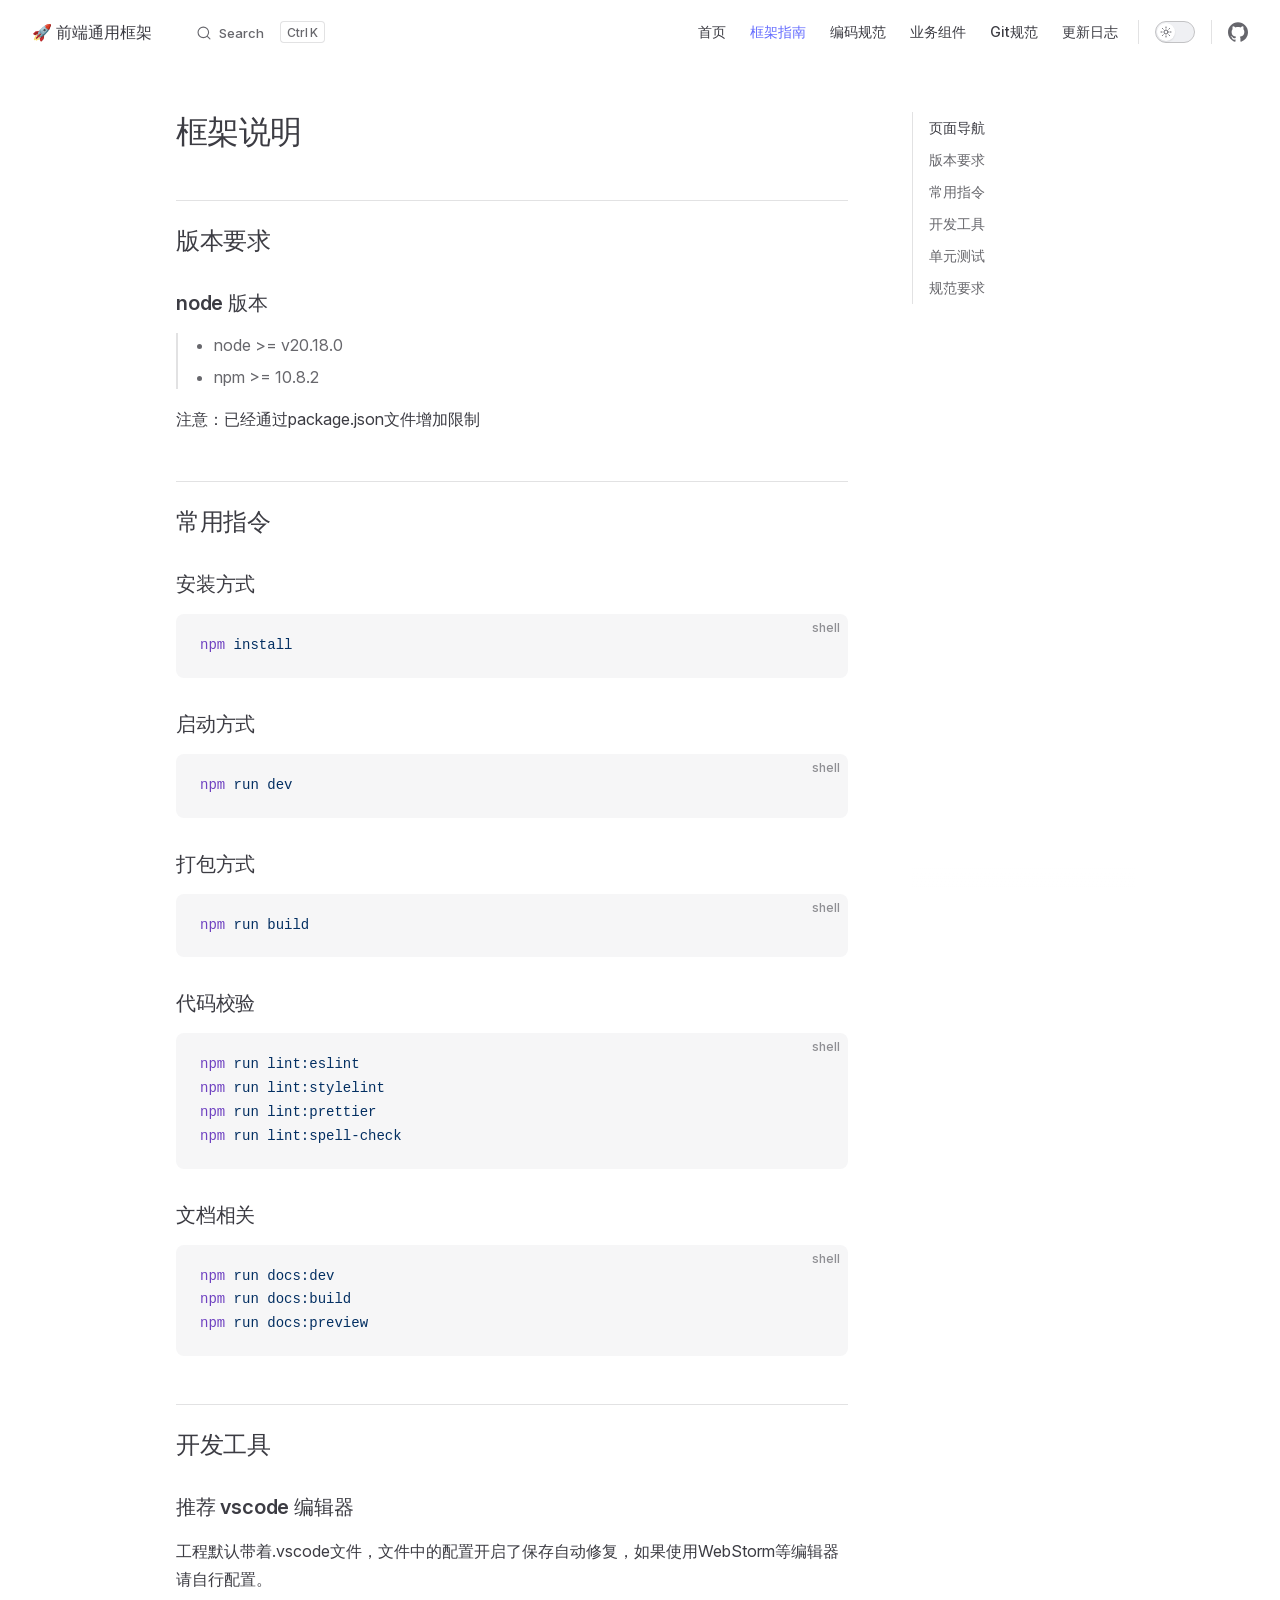
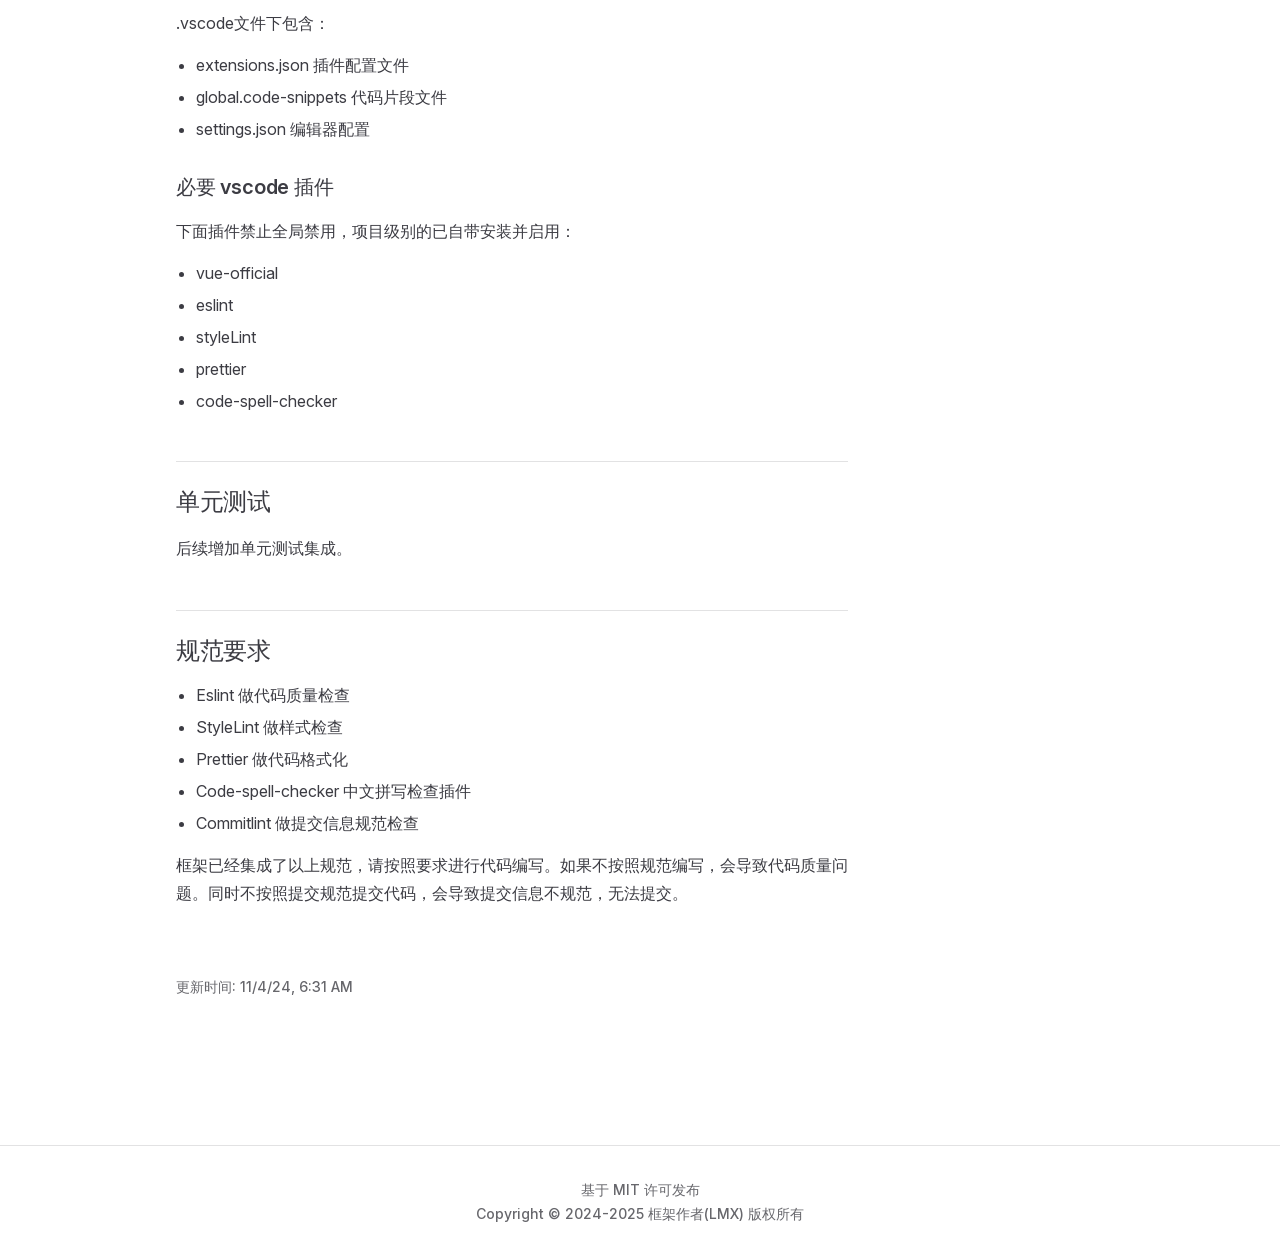
<file: introduction-guide.html>
<!DOCTYPE html>
<html lang="en-US" dir="ltr">
  <head>
    <meta charset="utf-8">
    <meta name="viewport" content="width=device-width,initial-scale=1">
    <title>框架说明 | 🚀 前端通用框架</title>
    <meta name="description" content="前端通用框架-LMX">
    <meta name="generator" content="VitePress v1.4.1">
    <link rel="preload stylesheet" href="/assets/style.DuVumDp0.css" as="style">
    
    <script type="module" src="/assets/app.B8INN1fM.js"></script>
    <link rel="preload" href="/assets/inter-roman-latin.Di8DUHzh.woff2" as="font" type="font/woff2" crossorigin="">
    <link rel="modulepreload" href="/assets/chunks/theme.DYXeAzpa.js">
    <link rel="modulepreload" href="/assets/chunks/framework.Cb3oZuCp.js">
    <link rel="modulepreload" href="/assets/introduction-guide.md.DAeZ4rQ5.lean.js">
    <script id="check-dark-mode">(()=>{const e=localStorage.getItem("vitepress-theme-appearance")||"auto",a=window.matchMedia("(prefers-color-scheme: dark)").matches;(!e||e==="auto"?a:e==="dark")&&document.documentElement.classList.add("dark")})();</script>
    <script id="check-mac-os">document.documentElement.classList.toggle("mac",/Mac|iPhone|iPod|iPad/i.test(navigator.platform));</script>
  </head>
  <body>
    <div id="app"><div class="Layout" data-v-5d98c3a5><!--[--><!--]--><!--[--><span tabindex="-1" data-v-0f60ec36></span><a href="#VPContent" class="VPSkipLink visually-hidden" data-v-0f60ec36> Skip to content </a><!--]--><!----><header class="VPNav" data-v-5d98c3a5 data-v-ae24b3ad><div class="VPNavBar" data-v-ae24b3ad data-v-6aa21345><div class="wrapper" data-v-6aa21345><div class="container" data-v-6aa21345><div class="title" data-v-6aa21345><div class="VPNavBarTitle" data-v-6aa21345 data-v-ab179fa1><a class="title" href="/" data-v-ab179fa1><!--[--><!--]--><!----><span data-v-ab179fa1>🚀 前端通用框架</span><!--[--><!--]--></a></div></div><div class="content" data-v-6aa21345><div class="content-body" data-v-6aa21345><!--[--><!--]--><div class="VPNavBarSearch search" data-v-6aa21345><!--[--><!----><div id="local-search"><button type="button" class="DocSearch DocSearch-Button" aria-label="Search"><span class="DocSearch-Button-Container"><span class="vp-icon DocSearch-Search-Icon"></span><span class="DocSearch-Button-Placeholder">Search</span></span><span class="DocSearch-Button-Keys"><kbd class="DocSearch-Button-Key"></kbd><kbd class="DocSearch-Button-Key">K</kbd></span></button></div><!--]--></div><nav aria-labelledby="main-nav-aria-label" class="VPNavBarMenu menu" data-v-6aa21345 data-v-dc692963><span id="main-nav-aria-label" class="visually-hidden" data-v-dc692963> Main Navigation </span><!--[--><!--[--><a class="VPLink link VPNavBarMenuLink" href="/" tabindex="0" data-v-dc692963 data-v-e56f3d57><!--[--><span data-v-e56f3d57>首页</span><!--]--></a><!--]--><!--[--><a class="VPLink link VPNavBarMenuLink active" href="/introduction-guide.html" tabindex="0" data-v-dc692963 data-v-e56f3d57><!--[--><span data-v-e56f3d57>框架指南</span><!--]--></a><!--]--><!--[--><a class="VPLink link VPNavBarMenuLink" href="/code-convention.html" tabindex="0" data-v-dc692963 data-v-e56f3d57><!--[--><span data-v-e56f3d57>编码规范</span><!--]--></a><!--]--><!--[--><a class="VPLink link VPNavBarMenuLink" href="/business-components/" tabindex="0" data-v-dc692963 data-v-e56f3d57><!--[--><span data-v-e56f3d57>业务组件</span><!--]--></a><!--]--><!--[--><a class="VPLink link VPNavBarMenuLink" href="/git-convention.html" tabindex="0" data-v-dc692963 data-v-e56f3d57><!--[--><span data-v-e56f3d57>Git规范</span><!--]--></a><!--]--><!--[--><a class="VPLink link VPNavBarMenuLink" href="/change-log.html" tabindex="0" data-v-dc692963 data-v-e56f3d57><!--[--><span data-v-e56f3d57>更新日志</span><!--]--></a><!--]--><!--]--></nav><!----><div class="VPNavBarAppearance appearance" data-v-6aa21345 data-v-6c893767><button class="VPSwitch VPSwitchAppearance" type="button" role="switch" title aria-checked="false" data-v-6c893767 data-v-5337faa4 data-v-1d5665e3><span class="check" data-v-1d5665e3><span class="icon" data-v-1d5665e3><!--[--><span class="vpi-sun sun" data-v-5337faa4></span><span class="vpi-moon moon" data-v-5337faa4></span><!--]--></span></span></button></div><div class="VPSocialLinks VPNavBarSocialLinks social-links" data-v-6aa21345 data-v-0394ad82 data-v-7bc22406><!--[--><a class="VPSocialLink no-icon" href="https://gitlab.com/lmx34844/vue3-simple-admin" aria-label="github" target="_blank" rel="noopener" data-v-7bc22406 data-v-eee4e7cb><span class="vpi-social-github" /></a><!--]--></div><div class="VPFlyout VPNavBarExtra extra" data-v-6aa21345 data-v-bb2aa2f0 data-v-cf11d7a2><button type="button" class="button" aria-haspopup="true" aria-expanded="false" aria-label="extra navigation" data-v-cf11d7a2><span class="vpi-more-horizontal icon" data-v-cf11d7a2></span></button><div class="menu" data-v-cf11d7a2><div class="VPMenu" data-v-cf11d7a2 data-v-b98bc113><!----><!--[--><!--[--><!----><div class="group" data-v-bb2aa2f0><div class="item appearance" data-v-bb2aa2f0><p class="label" data-v-bb2aa2f0>Appearance</p><div class="appearance-action" data-v-bb2aa2f0><button class="VPSwitch VPSwitchAppearance" type="button" role="switch" title aria-checked="false" data-v-bb2aa2f0 data-v-5337faa4 data-v-1d5665e3><span class="check" data-v-1d5665e3><span class="icon" data-v-1d5665e3><!--[--><span class="vpi-sun sun" data-v-5337faa4></span><span class="vpi-moon moon" data-v-5337faa4></span><!--]--></span></span></button></div></div></div><div class="group" data-v-bb2aa2f0><div class="item social-links" data-v-bb2aa2f0><div class="VPSocialLinks social-links-list" data-v-bb2aa2f0 data-v-7bc22406><!--[--><a class="VPSocialLink no-icon" href="https://gitlab.com/lmx34844/vue3-simple-admin" aria-label="github" target="_blank" rel="noopener" data-v-7bc22406 data-v-eee4e7cb><span class="vpi-social-github" /></a><!--]--></div></div></div><!--]--><!--]--></div></div></div><!--[--><!--]--><button type="button" class="VPNavBarHamburger hamburger" aria-label="mobile navigation" aria-expanded="false" aria-controls="VPNavScreen" data-v-6aa21345 data-v-e5dd9c1c><span class="container" data-v-e5dd9c1c><span class="top" data-v-e5dd9c1c></span><span class="middle" data-v-e5dd9c1c></span><span class="bottom" data-v-e5dd9c1c></span></span></button></div></div></div></div><div class="divider" data-v-6aa21345><div class="divider-line" data-v-6aa21345></div></div></div><!----></header><div class="VPLocalNav empty fixed" data-v-5d98c3a5 data-v-a6f0e41e><div class="container" data-v-a6f0e41e><!----><div class="VPLocalNavOutlineDropdown" style="--vp-vh:0px;" data-v-a6f0e41e data-v-17a5e62e><button data-v-17a5e62e>返回顶部</button><!----></div></div></div><!----><div class="VPContent" id="VPContent" data-v-5d98c3a5 data-v-1428d186><div class="VPDoc has-aside" data-v-1428d186 data-v-39a288b8><!--[--><!--]--><div class="container" data-v-39a288b8><div class="aside" data-v-39a288b8><div class="aside-curtain" data-v-39a288b8></div><div class="aside-container" data-v-39a288b8><div class="aside-content" data-v-39a288b8><div class="VPDocAside" data-v-39a288b8 data-v-3f215769><!--[--><!--]--><!--[--><!--]--><nav aria-labelledby="doc-outline-aria-label" class="VPDocAsideOutline" data-v-3f215769 data-v-a5bbad30><div class="content" data-v-a5bbad30><div class="outline-marker" data-v-a5bbad30></div><div aria-level="2" class="outline-title" id="doc-outline-aria-label" role="heading" data-v-a5bbad30>页面导航</div><ul class="VPDocOutlineItem root" data-v-a5bbad30 data-v-b933a997><!--[--><!--]--></ul></div></nav><!--[--><!--]--><div class="spacer" data-v-3f215769></div><!--[--><!--]--><!----><!--[--><!--]--><!--[--><!--]--></div></div></div></div><div class="content" data-v-39a288b8><div class="content-container" data-v-39a288b8><!--[--><!--]--><main class="main" data-v-39a288b8><div style="position:relative;" class="vp-doc _introduction-guide" data-v-39a288b8><div><h1 id="框架说明" tabindex="-1">框架说明 <a class="header-anchor" href="#框架说明" aria-label="Permalink to &quot;框架说明&quot;">​</a></h1><h2 id="版本要求" tabindex="-1">版本要求 <a class="header-anchor" href="#版本要求" aria-label="Permalink to &quot;版本要求&quot;">​</a></h2><h3 id="node-版本" tabindex="-1">node 版本 <a class="header-anchor" href="#node-版本" aria-label="Permalink to &quot;node 版本&quot;">​</a></h3><blockquote><ul><li>node &gt;= v20.18.0</li><li>npm &gt;= 10.8.2</li></ul></blockquote><p>注意：已经通过package.json文件增加限制</p><h2 id="常用指令" tabindex="-1">常用指令 <a class="header-anchor" href="#常用指令" aria-label="Permalink to &quot;常用指令&quot;">​</a></h2><h3 id="安装方式" tabindex="-1">安装方式 <a class="header-anchor" href="#安装方式" aria-label="Permalink to &quot;安装方式&quot;">​</a></h3><div class="language-shell vp-adaptive-theme"><button title="Copy Code" class="copy"></button><span class="lang">shell</span><pre class="shiki shiki-themes github-light github-dark vp-code" tabindex="0"><code><span class="line"><span style="--shiki-light:#6F42C1;--shiki-dark:#B392F0;">npm</span><span style="--shiki-light:#032F62;--shiki-dark:#9ECBFF;"> install</span></span></code></pre></div><h3 id="启动方式" tabindex="-1">启动方式 <a class="header-anchor" href="#启动方式" aria-label="Permalink to &quot;启动方式&quot;">​</a></h3><div class="language-shell vp-adaptive-theme"><button title="Copy Code" class="copy"></button><span class="lang">shell</span><pre class="shiki shiki-themes github-light github-dark vp-code" tabindex="0"><code><span class="line"><span style="--shiki-light:#6F42C1;--shiki-dark:#B392F0;">npm</span><span style="--shiki-light:#032F62;--shiki-dark:#9ECBFF;"> run</span><span style="--shiki-light:#032F62;--shiki-dark:#9ECBFF;"> dev</span></span></code></pre></div><h3 id="打包方式" tabindex="-1">打包方式 <a class="header-anchor" href="#打包方式" aria-label="Permalink to &quot;打包方式&quot;">​</a></h3><div class="language-shell vp-adaptive-theme"><button title="Copy Code" class="copy"></button><span class="lang">shell</span><pre class="shiki shiki-themes github-light github-dark vp-code" tabindex="0"><code><span class="line"><span style="--shiki-light:#6F42C1;--shiki-dark:#B392F0;">npm</span><span style="--shiki-light:#032F62;--shiki-dark:#9ECBFF;"> run</span><span style="--shiki-light:#032F62;--shiki-dark:#9ECBFF;"> build</span></span></code></pre></div><h3 id="代码校验" tabindex="-1">代码校验 <a class="header-anchor" href="#代码校验" aria-label="Permalink to &quot;代码校验&quot;">​</a></h3><div class="language-shell vp-adaptive-theme"><button title="Copy Code" class="copy"></button><span class="lang">shell</span><pre class="shiki shiki-themes github-light github-dark vp-code" tabindex="0"><code><span class="line"><span style="--shiki-light:#6F42C1;--shiki-dark:#B392F0;">npm</span><span style="--shiki-light:#032F62;--shiki-dark:#9ECBFF;"> run</span><span style="--shiki-light:#032F62;--shiki-dark:#9ECBFF;"> lint:eslint</span></span>
<span class="line"><span style="--shiki-light:#6F42C1;--shiki-dark:#B392F0;">npm</span><span style="--shiki-light:#032F62;--shiki-dark:#9ECBFF;"> run</span><span style="--shiki-light:#032F62;--shiki-dark:#9ECBFF;"> lint:stylelint</span></span>
<span class="line"><span style="--shiki-light:#6F42C1;--shiki-dark:#B392F0;">npm</span><span style="--shiki-light:#032F62;--shiki-dark:#9ECBFF;"> run</span><span style="--shiki-light:#032F62;--shiki-dark:#9ECBFF;"> lint:prettier</span></span>
<span class="line"><span style="--shiki-light:#6F42C1;--shiki-dark:#B392F0;">npm</span><span style="--shiki-light:#032F62;--shiki-dark:#9ECBFF;"> run</span><span style="--shiki-light:#032F62;--shiki-dark:#9ECBFF;"> lint:spell-check</span></span></code></pre></div><h3 id="文档相关" tabindex="-1">文档相关 <a class="header-anchor" href="#文档相关" aria-label="Permalink to &quot;文档相关&quot;">​</a></h3><div class="language-shell vp-adaptive-theme"><button title="Copy Code" class="copy"></button><span class="lang">shell</span><pre class="shiki shiki-themes github-light github-dark vp-code" tabindex="0"><code><span class="line"><span style="--shiki-light:#6F42C1;--shiki-dark:#B392F0;">npm</span><span style="--shiki-light:#032F62;--shiki-dark:#9ECBFF;"> run</span><span style="--shiki-light:#032F62;--shiki-dark:#9ECBFF;"> docs:dev</span></span>
<span class="line"><span style="--shiki-light:#6F42C1;--shiki-dark:#B392F0;">npm</span><span style="--shiki-light:#032F62;--shiki-dark:#9ECBFF;"> run</span><span style="--shiki-light:#032F62;--shiki-dark:#9ECBFF;"> docs:build</span></span>
<span class="line"><span style="--shiki-light:#6F42C1;--shiki-dark:#B392F0;">npm</span><span style="--shiki-light:#032F62;--shiki-dark:#9ECBFF;"> run</span><span style="--shiki-light:#032F62;--shiki-dark:#9ECBFF;"> docs:preview</span></span></code></pre></div><h2 id="开发工具" tabindex="-1">开发工具 <a class="header-anchor" href="#开发工具" aria-label="Permalink to &quot;开发工具&quot;">​</a></h2><h3 id="推荐-vscode-编辑器" tabindex="-1">推荐 vscode 编辑器 <a class="header-anchor" href="#推荐-vscode-编辑器" aria-label="Permalink to &quot;推荐 vscode 编辑器&quot;">​</a></h3><p>工程默认带着.vscode文件，文件中的配置开启了保存自动修复，如果使用WebStorm等编辑器请自行配置。</p><p>.vscode文件下包含：</p><ul><li>extensions.json 插件配置文件</li><li>global.code-snippets 代码片段文件</li><li>settings.json 编辑器配置</li></ul><h3 id="必要-vscode-插件" tabindex="-1">必要 vscode 插件 <a class="header-anchor" href="#必要-vscode-插件" aria-label="Permalink to &quot;必要 vscode 插件&quot;">​</a></h3><p>下面插件禁止全局禁用，项目级别的已自带安装并启用：</p><ul><li>vue-official</li><li>eslint</li><li>styleLint</li><li>prettier</li><li>code-spell-checker</li></ul><h2 id="单元测试" tabindex="-1">单元测试 <a class="header-anchor" href="#单元测试" aria-label="Permalink to &quot;单元测试&quot;">​</a></h2><p>后续增加单元测试集成。</p><h2 id="规范要求" tabindex="-1">规范要求 <a class="header-anchor" href="#规范要求" aria-label="Permalink to &quot;规范要求&quot;">​</a></h2><ul><li>Eslint 做代码质量检查</li><li>StyleLint 做样式检查</li><li>Prettier 做代码格式化</li><li>Code-spell-checker 中文拼写检查插件</li><li>Commitlint 做提交信息规范检查</li></ul><p>框架已经集成了以上规范，请按照要求进行代码编写。如果不按照规范编写，会导致代码质量问题。同时不按照提交规范提交代码，会导致提交信息不规范，无法提交。</p></div></div></main><footer class="VPDocFooter" data-v-39a288b8 data-v-e257564d><!--[--><!--]--><div class="edit-info" data-v-e257564d><!----><div class="last-updated" data-v-e257564d><p class="VPLastUpdated" data-v-e257564d data-v-e98dd255>更新时间: <time datetime="2024-11-04T06:31:00.000Z" data-v-e98dd255></time></p></div></div><!----></footer><!--[--><!--]--></div></div></div><!--[--><!--]--></div></div><footer class="VPFooter" data-v-5d98c3a5 data-v-e315a0ad><div class="container" data-v-e315a0ad><p class="message" data-v-e315a0ad>基于 MIT 许可发布</p><p class="copyright" data-v-e315a0ad>Copyright © 2024-2025 框架作者(LMX)  版权所有</p></div></footer><!--[--><!--]--></div></div>
    <script>window.__VP_HASH_MAP__=JSON.parse("{\"business-components_draggable-table.md\":\"CYT_RFsx\",\"business-components_index.md\":\"CPPKTR6E\",\"business-components_select-input-table.md\":\"DpgbVhYg\",\"change-log.md\":\"D28tkFuS\",\"code-convention.md\":\"DeFGQ697\",\"git-convention.md\":\"DaRJJDQV\",\"index.md\":\"VU58uMYD\",\"introduction-guide.md\":\"DAeZ4rQ5\"}");window.__VP_SITE_DATA__=JSON.parse("{\"lang\":\"en-US\",\"dir\":\"ltr\",\"title\":\"🚀 前端通用框架\",\"description\":\"前端通用框架-LMX\",\"base\":\"/\",\"head\":[],\"router\":{\"prefetchLinks\":true},\"appearance\":true,\"themeConfig\":{\"search\":{\"provider\":\"local\"},\"nav\":[{\"text\":\"首页\",\"link\":\"/\"},{\"text\":\"框架指南\",\"link\":\"/introduction-guide\"},{\"text\":\"编码规范\",\"link\":\"/code-convention\"},{\"text\":\"业务组件\",\"link\":\"/business-components/\"},{\"text\":\"Git规范\",\"link\":\"/git-convention\"},{\"text\":\"更新日志\",\"link\":\"/change-log\"}],\"sidebar\":{\"/business-components/\":[{\"text\":\"业务组件列表\",\"items\":[{\"text\":\"\",\"link\":\"/business-components/\"},{\"text\":\"SelectInputTable\",\"link\":\"/business-components/select-input-table\"},{\"text\":\"DraggableTable\",\"link\":\"/business-components/draggable-table\"}]}]},\"socialLinks\":[{\"icon\":\"github\",\"link\":\"https://gitlab.com/lmx34844/vue3-simple-admin\"}],\"outline\":{\"label\":\"页面导航\"},\"docFooter\":{\"prev\":\"上一页\",\"next\":\"下一页\"},\"lastUpdated\":{\"text\":\"更新时间\"},\"darkModeSwitchTitle\":\"切换到深色模式\",\"lightModeSwitchTitle\":\"切换到浅色模式\",\"returnToTopLabel\":\"返回顶部\",\"footer\":{\"message\":\"基于 MIT 许可发布\",\"copyright\":\"Copyright © 2024-2025 框架作者(LMX)  版权所有\"}},\"locales\":{},\"scrollOffset\":134,\"cleanUrls\":false}");</script>
    
  </body>
</html>
</file>
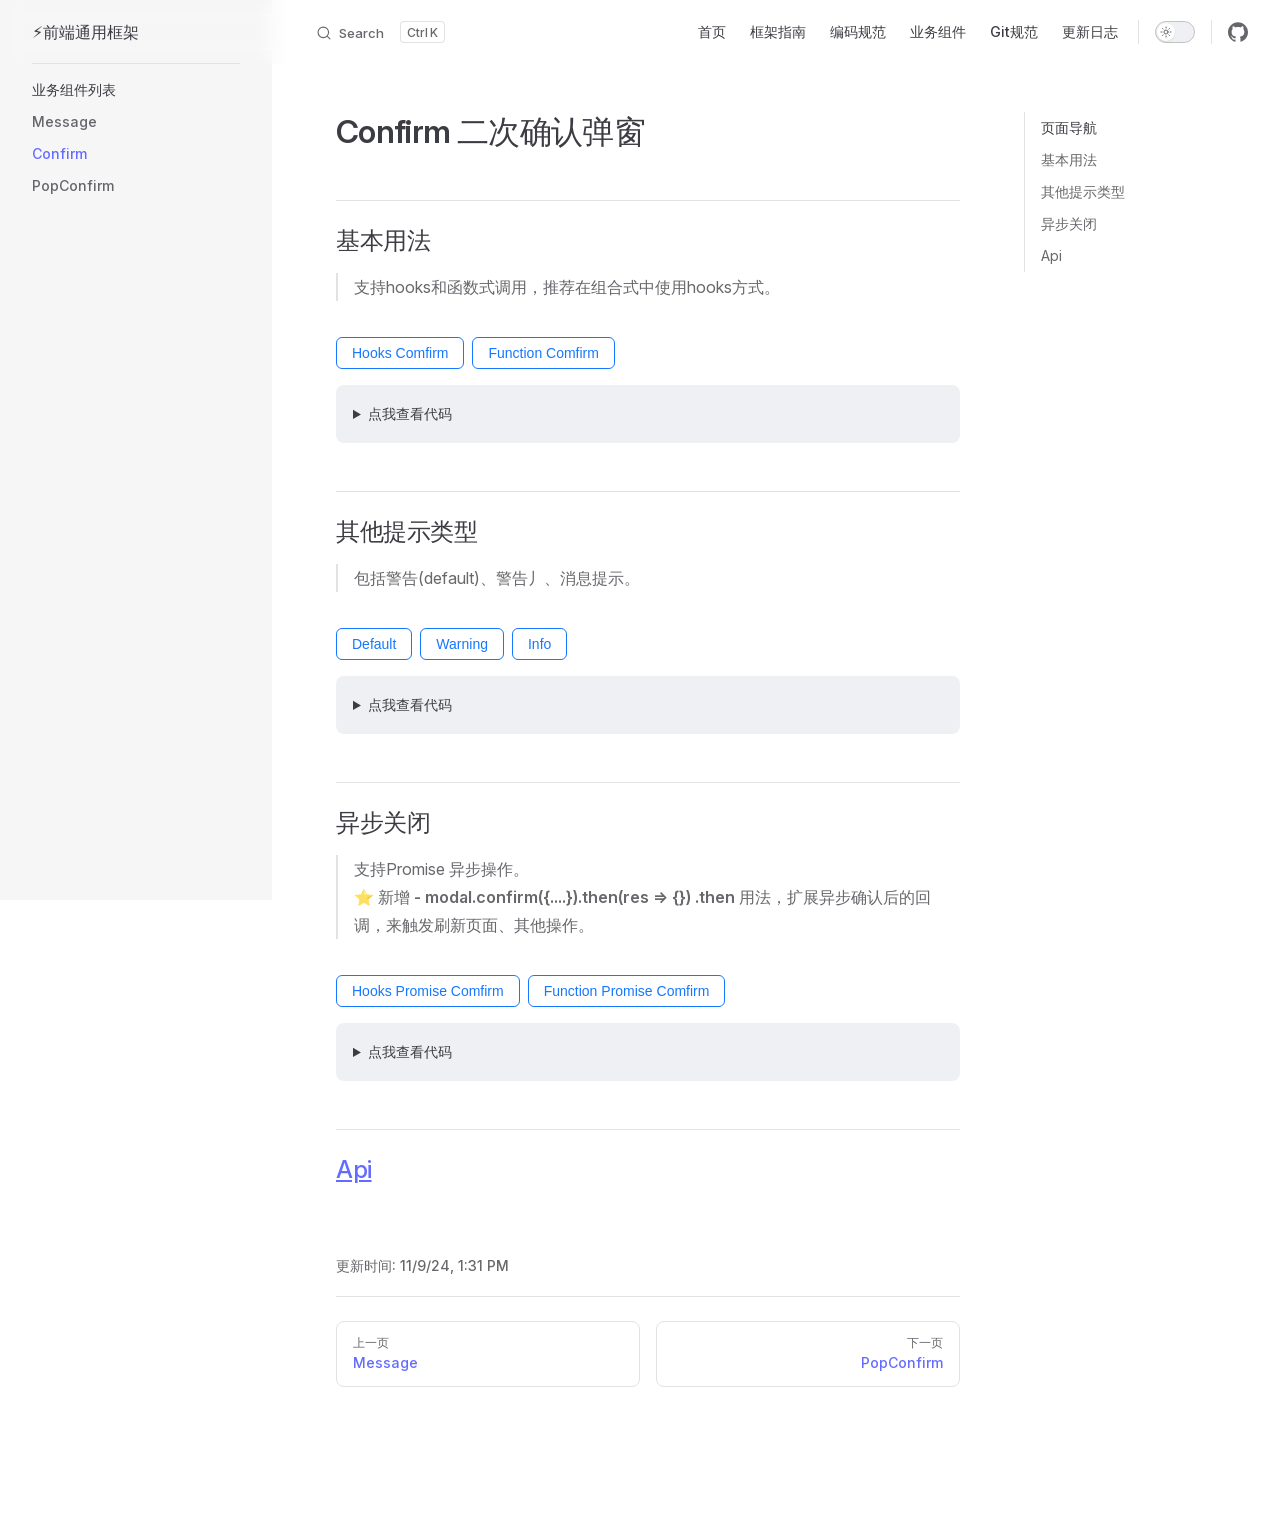
<file: business-components/confirm.html>
<!DOCTYPE html>
<html lang="en-US" dir="ltr">
  <head>
    <meta charset="utf-8">
    <meta name="viewport" content="width=device-width,initial-scale=1">
    <title>Confirm 二次确认弹窗 | ⚡前端通用框架</title>
    <meta name="description" content="前端通用框架-LMX">
    <meta name="generator" content="VitePress v1.4.5">
    <link rel="preload stylesheet" href="/assets/style.kKRJq80s.css" as="style">
    
    <script type="module" src="/assets/app.Dr-7yng0.js"></script>
    <link rel="preload" href="/assets/inter-roman-latin.Di8DUHzh.woff2" as="font" type="font/woff2" crossorigin="">
    <link rel="modulepreload" href="/assets/chunks/theme.CwDk7L3u.js">
    <link rel="modulepreload" href="/assets/chunks/framework.CkE-cstl.js">
    <link rel="modulepreload" href="/assets/business-components_confirm.md.CdXgnixH.lean.js">
    <script id="check-dark-mode">(()=>{const e=localStorage.getItem("vitepress-theme-appearance")||"auto",a=window.matchMedia("(prefers-color-scheme: dark)").matches;(!e||e==="auto"?a:e==="dark")&&document.documentElement.classList.add("dark")})();</script>
    <script id="check-mac-os">document.documentElement.classList.toggle("mac",/Mac|iPhone|iPod|iPad/i.test(navigator.platform));</script>
  </head>
  <body>
    <div id="app"><div class="Layout" data-v-45bd9870><!--[--><!--]--><!--[--><span tabindex="-1" data-v-a5170f03></span><a href="#VPContent" class="VPSkipLink visually-hidden" data-v-a5170f03> Skip to content </a><!--]--><!----><header class="VPNav" data-v-45bd9870 data-v-7f328a54><div class="VPNavBar" data-v-7f328a54 data-v-ff12ffd2><div class="wrapper" data-v-ff12ffd2><div class="container" data-v-ff12ffd2><div class="title" data-v-ff12ffd2><div class="VPNavBarTitle has-sidebar" data-v-ff12ffd2 data-v-79b7fe9c><a class="title" href="/" data-v-79b7fe9c><!--[--><!--]--><!----><span data-v-79b7fe9c>⚡前端通用框架</span><!--[--><!--]--></a></div></div><div class="content" data-v-ff12ffd2><div class="content-body" data-v-ff12ffd2><!--[--><!--]--><div class="VPNavBarSearch search" data-v-ff12ffd2><!--[--><!----><div id="local-search"><button type="button" class="DocSearch DocSearch-Button" aria-label="Search"><span class="DocSearch-Button-Container"><span class="vp-icon DocSearch-Search-Icon"></span><span class="DocSearch-Button-Placeholder">Search</span></span><span class="DocSearch-Button-Keys"><kbd class="DocSearch-Button-Key"></kbd><kbd class="DocSearch-Button-Key">K</kbd></span></button></div><!--]--></div><nav aria-labelledby="main-nav-aria-label" class="VPNavBarMenu menu" data-v-ff12ffd2 data-v-63fab308><span id="main-nav-aria-label" class="visually-hidden" data-v-63fab308> Main Navigation </span><!--[--><!--[--><a class="VPLink link VPNavBarMenuLink" href="/" tabindex="0" data-v-63fab308 data-v-27b82160><!--[--><span data-v-27b82160>首页</span><!--]--></a><!--]--><!--[--><a class="VPLink link VPNavBarMenuLink" href="/introduction-guides/" tabindex="0" data-v-63fab308 data-v-27b82160><!--[--><span data-v-27b82160>框架指南</span><!--]--></a><!--]--><!--[--><a class="VPLink link VPNavBarMenuLink" href="/code-convention.html" tabindex="0" data-v-63fab308 data-v-27b82160><!--[--><span data-v-27b82160>编码规范</span><!--]--></a><!--]--><!--[--><a class="VPLink link VPNavBarMenuLink" href="/business-components/" tabindex="0" data-v-63fab308 data-v-27b82160><!--[--><span data-v-27b82160>业务组件</span><!--]--></a><!--]--><!--[--><a class="VPLink link VPNavBarMenuLink" href="/git-convention.html" tabindex="0" data-v-63fab308 data-v-27b82160><!--[--><span data-v-27b82160>Git规范</span><!--]--></a><!--]--><!--[--><a class="VPLink link VPNavBarMenuLink" href="/change-log.html" tabindex="0" data-v-63fab308 data-v-27b82160><!--[--><span data-v-27b82160>更新日志</span><!--]--></a><!--]--><!--]--></nav><!----><div class="VPNavBarAppearance appearance" data-v-ff12ffd2 data-v-e23748a7><button class="VPSwitch VPSwitchAppearance" type="button" role="switch" title aria-checked="false" data-v-e23748a7 data-v-ae705039 data-v-c42326c6><span class="check" data-v-c42326c6><span class="icon" data-v-c42326c6><!--[--><span class="vpi-sun sun" data-v-ae705039></span><span class="vpi-moon moon" data-v-ae705039></span><!--]--></span></span></button></div><div class="VPSocialLinks VPNavBarSocialLinks social-links" data-v-ff12ffd2 data-v-e857cf55 data-v-d1147c66><!--[--><a class="VPSocialLink no-icon" href="https://gitlab.com/lmx34844/vue3-simple-admin" aria-label="github" target="_blank" rel="noopener" data-v-d1147c66 data-v-c86d1ebd><span class="vpi-social-github" /></a><!--]--></div><div class="VPFlyout VPNavBarExtra extra" data-v-ff12ffd2 data-v-ed40c212 data-v-6de5588c><button type="button" class="button" aria-haspopup="true" aria-expanded="false" aria-label="extra navigation" data-v-6de5588c><span class="vpi-more-horizontal icon" data-v-6de5588c></span></button><div class="menu" data-v-6de5588c><div class="VPMenu" data-v-6de5588c data-v-4c029347><!----><!--[--><!--[--><!----><div class="group" data-v-ed40c212><div class="item appearance" data-v-ed40c212><p class="label" data-v-ed40c212>Appearance</p><div class="appearance-action" data-v-ed40c212><button class="VPSwitch VPSwitchAppearance" type="button" role="switch" title aria-checked="false" data-v-ed40c212 data-v-ae705039 data-v-c42326c6><span class="check" data-v-c42326c6><span class="icon" data-v-c42326c6><!--[--><span class="vpi-sun sun" data-v-ae705039></span><span class="vpi-moon moon" data-v-ae705039></span><!--]--></span></span></button></div></div></div><div class="group" data-v-ed40c212><div class="item social-links" data-v-ed40c212><div class="VPSocialLinks social-links-list" data-v-ed40c212 data-v-d1147c66><!--[--><a class="VPSocialLink no-icon" href="https://gitlab.com/lmx34844/vue3-simple-admin" aria-label="github" target="_blank" rel="noopener" data-v-d1147c66 data-v-c86d1ebd><span class="vpi-social-github" /></a><!--]--></div></div></div><!--]--><!--]--></div></div></div><!--[--><!--]--><button type="button" class="VPNavBarHamburger hamburger" aria-label="mobile navigation" aria-expanded="false" aria-controls="VPNavScreen" data-v-ff12ffd2 data-v-e5017367><span class="container" data-v-e5017367><span class="top" data-v-e5017367></span><span class="middle" data-v-e5017367></span><span class="bottom" data-v-e5017367></span></span></button></div></div></div></div><div class="divider" data-v-ff12ffd2><div class="divider-line" data-v-ff12ffd2></div></div></div><!----></header><div class="VPLocalNav has-sidebar empty" data-v-45bd9870 data-v-ab5b44c3><div class="container" data-v-ab5b44c3><button class="menu" aria-expanded="false" aria-controls="VPSidebarNav" data-v-ab5b44c3><span class="vpi-align-left menu-icon" data-v-ab5b44c3></span><span class="menu-text" data-v-ab5b44c3>Menu</span></button><div class="VPLocalNavOutlineDropdown" style="--vp-vh:0px;" data-v-ab5b44c3 data-v-12f1e482><button data-v-12f1e482>返回顶部</button><!----></div></div></div><aside class="VPSidebar" data-v-45bd9870 data-v-e4241f18><div class="curtain" data-v-e4241f18></div><nav class="nav" id="VPSidebarNav" aria-labelledby="sidebar-aria-label" tabindex="-1" data-v-e4241f18><span class="visually-hidden" id="sidebar-aria-label" data-v-e4241f18> Sidebar Navigation </span><!--[--><!--]--><!--[--><div class="no-transition group" data-v-c0e30152><section class="VPSidebarItem level-0 has-active" data-v-c0e30152 data-v-219f6996><div class="item" role="button" tabindex="0" data-v-219f6996><div class="indicator" data-v-219f6996></div><h2 class="text" data-v-219f6996>业务组件列表</h2><!----></div><div class="items" data-v-219f6996><!--[--><div class="VPSidebarItem level-1 is-link" data-v-219f6996 data-v-219f6996><!----><!----></div><div class="VPSidebarItem level-1 is-link" data-v-219f6996 data-v-219f6996><div class="item" data-v-219f6996><div class="indicator" data-v-219f6996></div><a class="VPLink link link" href="/business-components/message.html" data-v-219f6996><!--[--><p class="text" data-v-219f6996>Message</p><!--]--></a><!----></div><!----></div><div class="VPSidebarItem level-1 is-link" data-v-219f6996 data-v-219f6996><div class="item" data-v-219f6996><div class="indicator" data-v-219f6996></div><a class="VPLink link link" href="/business-components/confirm.html" data-v-219f6996><!--[--><p class="text" data-v-219f6996>Confirm</p><!--]--></a><!----></div><!----></div><div class="VPSidebarItem level-1 is-link" data-v-219f6996 data-v-219f6996><div class="item" data-v-219f6996><div class="indicator" data-v-219f6996></div><a class="VPLink link link" href="/business-components/pop-confirm.html" data-v-219f6996><!--[--><p class="text" data-v-219f6996>PopConfirm</p><!--]--></a><!----></div><!----></div><!--]--></div></section></div><!--]--><!--[--><!--]--></nav></aside><div class="VPContent has-sidebar" id="VPContent" data-v-45bd9870 data-v-de7b371e><div class="VPDoc has-sidebar has-aside" data-v-de7b371e data-v-64707970><!--[--><!--]--><div class="container" data-v-64707970><div class="aside" data-v-64707970><div class="aside-curtain" data-v-64707970></div><div class="aside-container" data-v-64707970><div class="aside-content" data-v-64707970><div class="VPDocAside" data-v-64707970 data-v-03b6c620><!--[--><!--]--><!--[--><!--]--><nav aria-labelledby="doc-outline-aria-label" class="VPDocAsideOutline" data-v-03b6c620 data-v-0ec36a9c><div class="content" data-v-0ec36a9c><div class="outline-marker" data-v-0ec36a9c></div><div aria-level="2" class="outline-title" id="doc-outline-aria-label" role="heading" data-v-0ec36a9c>页面导航</div><ul class="VPDocOutlineItem root" data-v-0ec36a9c data-v-4b2ac15c><!--[--><!--]--></ul></div></nav><!--[--><!--]--><div class="spacer" data-v-03b6c620></div><!--[--><!--]--><!----><!--[--><!--]--><!--[--><!--]--></div></div></div></div><div class="content" data-v-64707970><div class="content-container" data-v-64707970><!--[--><!--]--><main class="main" data-v-64707970><div style="position:relative;" class="vp-doc _business-components_confirm" data-v-64707970><div><h1 id="confirm-二次确认弹窗" tabindex="-1">Confirm 二次确认弹窗 <a class="header-anchor" href="#confirm-二次确认弹窗" aria-label="Permalink to &quot;Confirm 二次确认弹窗&quot;">​</a></h1><h2 id="基本用法" tabindex="-1">基本用法 <a class="header-anchor" href="#基本用法" aria-label="Permalink to &quot;基本用法&quot;">​</a></h2><blockquote><p>支持hooks和函数式调用，推荐在组合式中使用hooks方式。</p></blockquote><div class="ant-space css-17yhhjv ant-space-horizontal ant-space-align-center demo1" style="" data-v-aa91a387><!--[--><!--[--><div class="ant-space-item" style="margin-right:8px;"><button class="css-17yhhjv ant-btn ant-btn-primary ant-btn-background-ghost" type="button" data-v-aa91a387><!----><!--[--><span>Hooks Comfirm</span><!--]--></button></div><!----><!--]--><!--[--><div class="ant-space-item" style=""><button class="css-17yhhjv ant-btn ant-btn-primary ant-btn-background-ghost" type="button" data-v-aa91a387><!----><!--[--><span>Function Comfirm</span><!--]--></button></div><!----><!--]--><!--]--></div><details class="details custom-block"><summary>点我查看代码</summary><div class="language-vue vp-adaptive-theme line-numbers-mode"><button title="Copy Code" class="copy"></button><span class="lang">vue</span><pre class="shiki shiki-themes github-light github-dark vp-code" tabindex="0"><code><span class="line"><span style="--shiki-light:#24292E;--shiki-dark:#E1E4E8;">&lt;</span><span style="--shiki-light:#22863A;--shiki-dark:#85E89D;">script</span><span style="--shiki-light:#6F42C1;--shiki-dark:#B392F0;"> setup</span><span style="--shiki-light:#6F42C1;--shiki-dark:#B392F0;"> lang</span><span style="--shiki-light:#24292E;--shiki-dark:#E1E4E8;">=</span><span style="--shiki-light:#032F62;--shiki-dark:#9ECBFF;">&quot;ts&quot;</span><span style="--shiki-light:#24292E;--shiki-dark:#E1E4E8;">&gt;</span></span>
<span class="line"><span style="--shiki-light:#D73A49;--shiki-dark:#F97583;">import</span><span style="--shiki-light:#24292E;--shiki-dark:#E1E4E8;"> { confirm, useConfirm } </span><span style="--shiki-light:#D73A49;--shiki-dark:#F97583;">from</span><span style="--shiki-light:#032F62;--shiki-dark:#9ECBFF;"> &#39;@/components/Confirm&#39;</span><span style="--shiki-light:#24292E;--shiki-dark:#E1E4E8;">;</span></span>
<span class="line"><span style="--shiki-light:#6A737D;--shiki-dark:#6A737D;">/** hooks */</span></span>
<span class="line"><span style="--shiki-light:#D73A49;--shiki-dark:#F97583;">import</span><span style="--shiki-light:#24292E;--shiki-dark:#E1E4E8;"> { createVNode } </span><span style="--shiki-light:#D73A49;--shiki-dark:#F97583;">from</span><span style="--shiki-light:#032F62;--shiki-dark:#9ECBFF;"> &#39;vue&#39;</span><span style="--shiki-light:#24292E;--shiki-dark:#E1E4E8;">;</span></span>
<span class="line"><span style="--shiki-light:#D73A49;--shiki-dark:#F97583;">const</span><span style="--shiki-light:#24292E;--shiki-dark:#E1E4E8;"> { </span><span style="--shiki-light:#E36209;--shiki-dark:#FFAB70;">confirm</span><span style="--shiki-light:#24292E;--shiki-dark:#E1E4E8;">: </span><span style="--shiki-light:#005CC5;--shiki-dark:#79B8FF;">confirmHook</span><span style="--shiki-light:#24292E;--shiki-dark:#E1E4E8;"> } </span><span style="--shiki-light:#D73A49;--shiki-dark:#F97583;">=</span><span style="--shiki-light:#6F42C1;--shiki-dark:#B392F0;"> useConfirm</span><span style="--shiki-light:#24292E;--shiki-dark:#E1E4E8;">();</span></span>
<span class="line"><span style="--shiki-light:#6A737D;--shiki-dark:#6A737D;">/** confirm hooks */</span></span>
<span class="line"><span style="--shiki-light:#D73A49;--shiki-dark:#F97583;">const</span><span style="--shiki-light:#6F42C1;--shiki-dark:#B392F0;"> confirmHooks</span><span style="--shiki-light:#D73A49;--shiki-dark:#F97583;"> =</span><span style="--shiki-light:#24292E;--shiki-dark:#E1E4E8;"> () </span><span style="--shiki-light:#D73A49;--shiki-dark:#F97583;">=&gt;</span><span style="--shiki-light:#24292E;--shiki-dark:#E1E4E8;"> {</span></span>
<span class="line"><span style="--shiki-light:#6F42C1;--shiki-dark:#B392F0;">  confirmHook</span><span style="--shiki-light:#24292E;--shiki-dark:#E1E4E8;">({</span></span>
<span class="line"><span style="--shiki-light:#24292E;--shiki-dark:#E1E4E8;">    title: </span><span style="--shiki-light:#032F62;--shiki-dark:#9ECBFF;">&#39;Do you Want to delete these items?&#39;</span><span style="--shiki-light:#24292E;--shiki-dark:#E1E4E8;">,</span></span>
<span class="line"><span style="--shiki-light:#24292E;--shiki-dark:#E1E4E8;">    content: </span><span style="--shiki-light:#6F42C1;--shiki-dark:#B392F0;">createVNode</span><span style="--shiki-light:#24292E;--shiki-dark:#E1E4E8;">(</span><span style="--shiki-light:#032F62;--shiki-dark:#9ECBFF;">&#39;div&#39;</span><span style="--shiki-light:#24292E;--shiki-dark:#E1E4E8;">, { style: </span><span style="--shiki-light:#032F62;--shiki-dark:#9ECBFF;">&#39;color:red;&#39;</span><span style="--shiki-light:#24292E;--shiki-dark:#E1E4E8;"> }, </span><span style="--shiki-light:#032F62;--shiki-dark:#9ECBFF;">&#39;Some descriptions&#39;</span><span style="--shiki-light:#24292E;--shiki-dark:#E1E4E8;">),</span></span>
<span class="line"><span style="--shiki-light:#6F42C1;--shiki-dark:#B392F0;">    onOk</span><span style="--shiki-light:#24292E;--shiki-dark:#E1E4E8;">() {</span></span>
<span class="line"><span style="--shiki-light:#24292E;--shiki-dark:#E1E4E8;">      console.</span><span style="--shiki-light:#6F42C1;--shiki-dark:#B392F0;">log</span><span style="--shiki-light:#24292E;--shiki-dark:#E1E4E8;">(</span><span style="--shiki-light:#032F62;--shiki-dark:#9ECBFF;">&#39;OK&#39;</span><span style="--shiki-light:#24292E;--shiki-dark:#E1E4E8;">);</span></span>
<span class="line"><span style="--shiki-light:#24292E;--shiki-dark:#E1E4E8;">    },</span></span>
<span class="line"><span style="--shiki-light:#6F42C1;--shiki-dark:#B392F0;">    onCancel</span><span style="--shiki-light:#24292E;--shiki-dark:#E1E4E8;">() {</span></span>
<span class="line"><span style="--shiki-light:#24292E;--shiki-dark:#E1E4E8;">      console.</span><span style="--shiki-light:#6F42C1;--shiki-dark:#B392F0;">log</span><span style="--shiki-light:#24292E;--shiki-dark:#E1E4E8;">(</span><span style="--shiki-light:#032F62;--shiki-dark:#9ECBFF;">&#39;Cancel&#39;</span><span style="--shiki-light:#24292E;--shiki-dark:#E1E4E8;">);</span></span>
<span class="line"><span style="--shiki-light:#24292E;--shiki-dark:#E1E4E8;">    },</span></span>
<span class="line"><span style="--shiki-light:#24292E;--shiki-dark:#E1E4E8;">    class: </span><span style="--shiki-light:#032F62;--shiki-dark:#9ECBFF;">&#39;test&#39;</span><span style="--shiki-light:#24292E;--shiki-dark:#E1E4E8;">,</span></span>
<span class="line"><span style="--shiki-light:#24292E;--shiki-dark:#E1E4E8;">  });</span></span>
<span class="line"><span style="--shiki-light:#24292E;--shiki-dark:#E1E4E8;">};</span></span>
<span class="line"></span>
<span class="line"><span style="--shiki-light:#6A737D;--shiki-dark:#6A737D;">/** confirm function */</span></span>
<span class="line"><span style="--shiki-light:#D73A49;--shiki-dark:#F97583;">const</span><span style="--shiki-light:#6F42C1;--shiki-dark:#B392F0;"> confirmFn</span><span style="--shiki-light:#D73A49;--shiki-dark:#F97583;"> =</span><span style="--shiki-light:#24292E;--shiki-dark:#E1E4E8;"> () </span><span style="--shiki-light:#D73A49;--shiki-dark:#F97583;">=&gt;</span><span style="--shiki-light:#24292E;--shiki-dark:#E1E4E8;"> {</span></span>
<span class="line"><span style="--shiki-light:#6F42C1;--shiki-dark:#B392F0;">  confirm</span><span style="--shiki-light:#24292E;--shiki-dark:#E1E4E8;">({</span></span>
<span class="line"><span style="--shiki-light:#24292E;--shiki-dark:#E1E4E8;">    title: </span><span style="--shiki-light:#032F62;--shiki-dark:#9ECBFF;">&#39;Do you Want to delete these items?&#39;</span><span style="--shiki-light:#24292E;--shiki-dark:#E1E4E8;">,</span></span>
<span class="line"><span style="--shiki-light:#24292E;--shiki-dark:#E1E4E8;">    content: </span><span style="--shiki-light:#6F42C1;--shiki-dark:#B392F0;">createVNode</span><span style="--shiki-light:#24292E;--shiki-dark:#E1E4E8;">(</span><span style="--shiki-light:#032F62;--shiki-dark:#9ECBFF;">&#39;div&#39;</span><span style="--shiki-light:#24292E;--shiki-dark:#E1E4E8;">, { style: </span><span style="--shiki-light:#032F62;--shiki-dark:#9ECBFF;">&#39;color:red;&#39;</span><span style="--shiki-light:#24292E;--shiki-dark:#E1E4E8;"> }, </span><span style="--shiki-light:#032F62;--shiki-dark:#9ECBFF;">&#39;Some descriptions&#39;</span><span style="--shiki-light:#24292E;--shiki-dark:#E1E4E8;">),</span></span>
<span class="line"><span style="--shiki-light:#6F42C1;--shiki-dark:#B392F0;">    onOk</span><span style="--shiki-light:#24292E;--shiki-dark:#E1E4E8;">() {</span></span>
<span class="line"><span style="--shiki-light:#24292E;--shiki-dark:#E1E4E8;">      console.</span><span style="--shiki-light:#6F42C1;--shiki-dark:#B392F0;">log</span><span style="--shiki-light:#24292E;--shiki-dark:#E1E4E8;">(</span><span style="--shiki-light:#032F62;--shiki-dark:#9ECBFF;">&#39;OK&#39;</span><span style="--shiki-light:#24292E;--shiki-dark:#E1E4E8;">);</span></span>
<span class="line"><span style="--shiki-light:#24292E;--shiki-dark:#E1E4E8;">    },</span></span>
<span class="line"><span style="--shiki-light:#6F42C1;--shiki-dark:#B392F0;">    onCancel</span><span style="--shiki-light:#24292E;--shiki-dark:#E1E4E8;">() {</span></span>
<span class="line"><span style="--shiki-light:#24292E;--shiki-dark:#E1E4E8;">      console.</span><span style="--shiki-light:#6F42C1;--shiki-dark:#B392F0;">log</span><span style="--shiki-light:#24292E;--shiki-dark:#E1E4E8;">(</span><span style="--shiki-light:#032F62;--shiki-dark:#9ECBFF;">&#39;Cancel&#39;</span><span style="--shiki-light:#24292E;--shiki-dark:#E1E4E8;">);</span></span>
<span class="line"><span style="--shiki-light:#24292E;--shiki-dark:#E1E4E8;">    },</span></span>
<span class="line"><span style="--shiki-light:#24292E;--shiki-dark:#E1E4E8;">    class: </span><span style="--shiki-light:#032F62;--shiki-dark:#9ECBFF;">&#39;test&#39;</span><span style="--shiki-light:#24292E;--shiki-dark:#E1E4E8;">,</span></span>
<span class="line"><span style="--shiki-light:#24292E;--shiki-dark:#E1E4E8;">  });</span></span>
<span class="line"><span style="--shiki-light:#24292E;--shiki-dark:#E1E4E8;">};</span></span>
<span class="line"><span style="--shiki-light:#24292E;--shiki-dark:#E1E4E8;">&lt;/</span><span style="--shiki-light:#22863A;--shiki-dark:#85E89D;">script</span><span style="--shiki-light:#24292E;--shiki-dark:#E1E4E8;">&gt;</span></span>
<span class="line"><span style="--shiki-light:#24292E;--shiki-dark:#E1E4E8;">&lt;</span><span style="--shiki-light:#22863A;--shiki-dark:#85E89D;">template</span><span style="--shiki-light:#24292E;--shiki-dark:#E1E4E8;">&gt;</span></span>
<span class="line"><span style="--shiki-light:#24292E;--shiki-dark:#E1E4E8;">  &lt;</span><span style="--shiki-light:#22863A;--shiki-dark:#85E89D;">a-space</span><span style="--shiki-light:#6F42C1;--shiki-dark:#B392F0;"> class</span><span style="--shiki-light:#24292E;--shiki-dark:#E1E4E8;">=</span><span style="--shiki-light:#032F62;--shiki-dark:#9ECBFF;">&quot;demo1&quot;</span><span style="--shiki-light:#24292E;--shiki-dark:#E1E4E8;">&gt;</span></span>
<span class="line"><span style="--shiki-light:#24292E;--shiki-dark:#E1E4E8;">    &lt;</span><span style="--shiki-light:#22863A;--shiki-dark:#85E89D;">a-button</span><span style="--shiki-light:#6F42C1;--shiki-dark:#B392F0;"> type</span><span style="--shiki-light:#24292E;--shiki-dark:#E1E4E8;">=</span><span style="--shiki-light:#032F62;--shiki-dark:#9ECBFF;">&quot;primary&quot;</span><span style="--shiki-light:#6F42C1;--shiki-dark:#B392F0;"> ghost</span><span style="--shiki-light:#24292E;--shiki-dark:#E1E4E8;"> @</span><span style="--shiki-light:#6F42C1;--shiki-dark:#B392F0;">click</span><span style="--shiki-light:#24292E;--shiki-dark:#E1E4E8;">=</span><span style="--shiki-light:#032F62;--shiki-dark:#9ECBFF;">&quot;</span><span style="--shiki-light:#24292E;--shiki-dark:#E1E4E8;">confirmHooks</span><span style="--shiki-light:#032F62;--shiki-dark:#9ECBFF;">&quot;</span><span style="--shiki-light:#24292E;--shiki-dark:#E1E4E8;">&gt;Hooks Comfirm&lt;/</span><span style="--shiki-light:#22863A;--shiki-dark:#85E89D;">a-button</span><span style="--shiki-light:#24292E;--shiki-dark:#E1E4E8;">&gt;</span></span>
<span class="line"><span style="--shiki-light:#24292E;--shiki-dark:#E1E4E8;">    &lt;</span><span style="--shiki-light:#22863A;--shiki-dark:#85E89D;">a-button</span><span style="--shiki-light:#6F42C1;--shiki-dark:#B392F0;"> type</span><span style="--shiki-light:#24292E;--shiki-dark:#E1E4E8;">=</span><span style="--shiki-light:#032F62;--shiki-dark:#9ECBFF;">&quot;primary&quot;</span><span style="--shiki-light:#6F42C1;--shiki-dark:#B392F0;"> ghost</span><span style="--shiki-light:#24292E;--shiki-dark:#E1E4E8;"> @</span><span style="--shiki-light:#6F42C1;--shiki-dark:#B392F0;">click</span><span style="--shiki-light:#24292E;--shiki-dark:#E1E4E8;">=</span><span style="--shiki-light:#032F62;--shiki-dark:#9ECBFF;">&quot;</span><span style="--shiki-light:#24292E;--shiki-dark:#E1E4E8;">confirmFn</span><span style="--shiki-light:#032F62;--shiki-dark:#9ECBFF;">&quot;</span><span style="--shiki-light:#24292E;--shiki-dark:#E1E4E8;">&gt;Function Comfirm&lt;/</span><span style="--shiki-light:#22863A;--shiki-dark:#85E89D;">a-button</span><span style="--shiki-light:#24292E;--shiki-dark:#E1E4E8;">&gt;</span></span>
<span class="line"><span style="--shiki-light:#24292E;--shiki-dark:#E1E4E8;">  &lt;/</span><span style="--shiki-light:#22863A;--shiki-dark:#85E89D;">a-space</span><span style="--shiki-light:#24292E;--shiki-dark:#E1E4E8;">&gt;</span></span>
<span class="line"><span style="--shiki-light:#24292E;--shiki-dark:#E1E4E8;">&lt;/</span><span style="--shiki-light:#22863A;--shiki-dark:#85E89D;">template</span><span style="--shiki-light:#24292E;--shiki-dark:#E1E4E8;">&gt;</span></span>
<span class="line"></span>
<span class="line"><span style="--shiki-light:#24292E;--shiki-dark:#E1E4E8;">&lt;</span><span style="--shiki-light:#22863A;--shiki-dark:#85E89D;">style</span><span style="--shiki-light:#6F42C1;--shiki-dark:#B392F0;"> lang</span><span style="--shiki-light:#24292E;--shiki-dark:#E1E4E8;">=</span><span style="--shiki-light:#032F62;--shiki-dark:#9ECBFF;">&quot;less&quot;</span><span style="--shiki-light:#6F42C1;--shiki-dark:#B392F0;"> scoped</span><span style="--shiki-light:#24292E;--shiki-dark:#E1E4E8;">&gt;</span></span>
<span class="line"><span style="--shiki-light:#24292E;--shiki-dark:#E1E4E8;">.demo1 {</span></span>
<span class="line"><span style="--shiki-light:#24292E;--shiki-dark:#E1E4E8;">  margin-top: 20px;</span></span>
<span class="line"><span style="--shiki-light:#24292E;--shiki-dark:#E1E4E8;">}</span></span>
<span class="line"><span style="--shiki-light:#24292E;--shiki-dark:#E1E4E8;">&lt;/</span><span style="--shiki-light:#22863A;--shiki-dark:#85E89D;">style</span><span style="--shiki-light:#24292E;--shiki-dark:#E1E4E8;">&gt;</span></span></code></pre><div class="line-numbers-wrapper" aria-hidden="true"><span class="line-number">1</span><br><span class="line-number">2</span><br><span class="line-number">3</span><br><span class="line-number">4</span><br><span class="line-number">5</span><br><span class="line-number">6</span><br><span class="line-number">7</span><br><span class="line-number">8</span><br><span class="line-number">9</span><br><span class="line-number">10</span><br><span class="line-number">11</span><br><span class="line-number">12</span><br><span class="line-number">13</span><br><span class="line-number">14</span><br><span class="line-number">15</span><br><span class="line-number">16</span><br><span class="line-number">17</span><br><span class="line-number">18</span><br><span class="line-number">19</span><br><span class="line-number">20</span><br><span class="line-number">21</span><br><span class="line-number">22</span><br><span class="line-number">23</span><br><span class="line-number">24</span><br><span class="line-number">25</span><br><span class="line-number">26</span><br><span class="line-number">27</span><br><span class="line-number">28</span><br><span class="line-number">29</span><br><span class="line-number">30</span><br><span class="line-number">31</span><br><span class="line-number">32</span><br><span class="line-number">33</span><br><span class="line-number">34</span><br><span class="line-number">35</span><br><span class="line-number">36</span><br><span class="line-number">37</span><br><span class="line-number">38</span><br><span class="line-number">39</span><br><span class="line-number">40</span><br><span class="line-number">41</span><br><span class="line-number">42</span><br><span class="line-number">43</span><br><span class="line-number">44</span><br><span class="line-number">45</span><br><span class="line-number">46</span><br><span class="line-number">47</span><br></div></div></details><h2 id="其他提示类型" tabindex="-1">其他提示类型 <a class="header-anchor" href="#其他提示类型" aria-label="Permalink to &quot;其他提示类型&quot;">​</a></h2><blockquote><p>包括警告(default)、警告丿、消息提示。</p></blockquote><div class="ant-space css-17yhhjv ant-space-horizontal ant-space-align-center demo2" style="" data-v-87ceec3b><!--[--><!--[--><div class="ant-space-item" style="margin-right:8px;"><button class="css-17yhhjv ant-btn ant-btn-primary ant-btn-background-ghost" type="button" data-v-87ceec3b><!----><!--[--><span>Default</span><!--]--></button></div><!----><!--]--><!--[--><div class="ant-space-item" style="margin-right:8px;"><button class="css-17yhhjv ant-btn ant-btn-primary ant-btn-background-ghost" type="button" data-v-87ceec3b><!----><!--[--><span>Warning</span><!--]--></button></div><!----><!--]--><!--[--><div class="ant-space-item" style=""><button class="css-17yhhjv ant-btn ant-btn-primary ant-btn-background-ghost" type="button" data-v-87ceec3b><!----><!--[--><span>Info</span><!--]--></button></div><!----><!--]--><!--]--></div><details class="details custom-block"><summary>点我查看代码</summary><div class="language-vue vp-adaptive-theme line-numbers-mode"><button title="Copy Code" class="copy"></button><span class="lang">vue</span><pre class="shiki shiki-themes github-light github-dark vp-code" tabindex="0"><code><span class="line"><span style="--shiki-light:#24292E;--shiki-dark:#E1E4E8;">&lt;</span><span style="--shiki-light:#22863A;--shiki-dark:#85E89D;">script</span><span style="--shiki-light:#6F42C1;--shiki-dark:#B392F0;"> setup</span><span style="--shiki-light:#6F42C1;--shiki-dark:#B392F0;"> lang</span><span style="--shiki-light:#24292E;--shiki-dark:#E1E4E8;">=</span><span style="--shiki-light:#032F62;--shiki-dark:#9ECBFF;">&quot;ts&quot;</span><span style="--shiki-light:#24292E;--shiki-dark:#E1E4E8;">&gt;</span></span>
<span class="line"><span style="--shiki-light:#D73A49;--shiki-dark:#F97583;">import</span><span style="--shiki-light:#24292E;--shiki-dark:#E1E4E8;"> { useConfirm } </span><span style="--shiki-light:#D73A49;--shiki-dark:#F97583;">from</span><span style="--shiki-light:#032F62;--shiki-dark:#9ECBFF;"> &#39;@/components/Confirm&#39;</span><span style="--shiki-light:#24292E;--shiki-dark:#E1E4E8;">;</span></span>
<span class="line"><span style="--shiki-light:#6A737D;--shiki-dark:#6A737D;">/** hooks */</span></span>
<span class="line"><span style="--shiki-light:#D73A49;--shiki-dark:#F97583;">import</span><span style="--shiki-light:#24292E;--shiki-dark:#E1E4E8;"> { createVNode } </span><span style="--shiki-light:#D73A49;--shiki-dark:#F97583;">from</span><span style="--shiki-light:#032F62;--shiki-dark:#9ECBFF;"> &#39;vue&#39;</span><span style="--shiki-light:#24292E;--shiki-dark:#E1E4E8;">;</span></span>
<span class="line"></span>
<span class="line"><span style="--shiki-light:#D73A49;--shiki-dark:#F97583;">const</span><span style="--shiki-light:#24292E;--shiki-dark:#E1E4E8;"> { </span><span style="--shiki-light:#005CC5;--shiki-dark:#79B8FF;">confirm</span><span style="--shiki-light:#24292E;--shiki-dark:#E1E4E8;">, </span><span style="--shiki-light:#005CC5;--shiki-dark:#79B8FF;">warning</span><span style="--shiki-light:#24292E;--shiki-dark:#E1E4E8;">, </span><span style="--shiki-light:#005CC5;--shiki-dark:#79B8FF;">info</span><span style="--shiki-light:#24292E;--shiki-dark:#E1E4E8;"> } </span><span style="--shiki-light:#D73A49;--shiki-dark:#F97583;">=</span><span style="--shiki-light:#6F42C1;--shiki-dark:#B392F0;"> useConfirm</span><span style="--shiki-light:#24292E;--shiki-dark:#E1E4E8;">();</span></span>
<span class="line"><span style="--shiki-light:#6A737D;--shiki-dark:#6A737D;">/** confirm hooks */</span></span>
<span class="line"><span style="--shiki-light:#D73A49;--shiki-dark:#F97583;">const</span><span style="--shiki-light:#6F42C1;--shiki-dark:#B392F0;"> confirmForDefault</span><span style="--shiki-light:#D73A49;--shiki-dark:#F97583;"> =</span><span style="--shiki-light:#24292E;--shiki-dark:#E1E4E8;"> () </span><span style="--shiki-light:#D73A49;--shiki-dark:#F97583;">=&gt;</span><span style="--shiki-light:#24292E;--shiki-dark:#E1E4E8;"> {</span></span>
<span class="line"><span style="--shiki-light:#6F42C1;--shiki-dark:#B392F0;">  confirm</span><span style="--shiki-light:#24292E;--shiki-dark:#E1E4E8;">({</span></span>
<span class="line"><span style="--shiki-light:#24292E;--shiki-dark:#E1E4E8;">    title: </span><span style="--shiki-light:#032F62;--shiki-dark:#9ECBFF;">&#39;Do you Want to delete these items?&#39;</span><span style="--shiki-light:#24292E;--shiki-dark:#E1E4E8;">,</span></span>
<span class="line"><span style="--shiki-light:#24292E;--shiki-dark:#E1E4E8;">    content: </span><span style="--shiki-light:#6F42C1;--shiki-dark:#B392F0;">createVNode</span><span style="--shiki-light:#24292E;--shiki-dark:#E1E4E8;">(</span><span style="--shiki-light:#032F62;--shiki-dark:#9ECBFF;">&#39;div&#39;</span><span style="--shiki-light:#24292E;--shiki-dark:#E1E4E8;">, { style: </span><span style="--shiki-light:#032F62;--shiki-dark:#9ECBFF;">&#39;color:red;&#39;</span><span style="--shiki-light:#24292E;--shiki-dark:#E1E4E8;"> }, </span><span style="--shiki-light:#032F62;--shiki-dark:#9ECBFF;">&#39;Some descriptions&#39;</span><span style="--shiki-light:#24292E;--shiki-dark:#E1E4E8;">),</span></span>
<span class="line"><span style="--shiki-light:#6F42C1;--shiki-dark:#B392F0;">    onOk</span><span style="--shiki-light:#24292E;--shiki-dark:#E1E4E8;">() {</span></span>
<span class="line"><span style="--shiki-light:#24292E;--shiki-dark:#E1E4E8;">      console.</span><span style="--shiki-light:#6F42C1;--shiki-dark:#B392F0;">log</span><span style="--shiki-light:#24292E;--shiki-dark:#E1E4E8;">(</span><span style="--shiki-light:#032F62;--shiki-dark:#9ECBFF;">&#39;OK&#39;</span><span style="--shiki-light:#24292E;--shiki-dark:#E1E4E8;">);</span></span>
<span class="line"><span style="--shiki-light:#24292E;--shiki-dark:#E1E4E8;">    },</span></span>
<span class="line"><span style="--shiki-light:#6F42C1;--shiki-dark:#B392F0;">    onCancel</span><span style="--shiki-light:#24292E;--shiki-dark:#E1E4E8;">() {</span></span>
<span class="line"><span style="--shiki-light:#24292E;--shiki-dark:#E1E4E8;">      console.</span><span style="--shiki-light:#6F42C1;--shiki-dark:#B392F0;">log</span><span style="--shiki-light:#24292E;--shiki-dark:#E1E4E8;">(</span><span style="--shiki-light:#032F62;--shiki-dark:#9ECBFF;">&#39;Cancel&#39;</span><span style="--shiki-light:#24292E;--shiki-dark:#E1E4E8;">);</span></span>
<span class="line"><span style="--shiki-light:#24292E;--shiki-dark:#E1E4E8;">    },</span></span>
<span class="line"><span style="--shiki-light:#24292E;--shiki-dark:#E1E4E8;">    class: </span><span style="--shiki-light:#032F62;--shiki-dark:#9ECBFF;">&#39;test&#39;</span><span style="--shiki-light:#24292E;--shiki-dark:#E1E4E8;">,</span></span>
<span class="line"><span style="--shiki-light:#24292E;--shiki-dark:#E1E4E8;">  });</span></span>
<span class="line"><span style="--shiki-light:#24292E;--shiki-dark:#E1E4E8;">};</span></span>
<span class="line"><span style="--shiki-light:#D73A49;--shiki-dark:#F97583;">const</span><span style="--shiki-light:#6F42C1;--shiki-dark:#B392F0;"> confirmForWarning</span><span style="--shiki-light:#D73A49;--shiki-dark:#F97583;"> =</span><span style="--shiki-light:#24292E;--shiki-dark:#E1E4E8;"> () </span><span style="--shiki-light:#D73A49;--shiki-dark:#F97583;">=&gt;</span><span style="--shiki-light:#24292E;--shiki-dark:#E1E4E8;"> {</span></span>
<span class="line"><span style="--shiki-light:#6F42C1;--shiki-dark:#B392F0;">  warning</span><span style="--shiki-light:#24292E;--shiki-dark:#E1E4E8;">({</span></span>
<span class="line"><span style="--shiki-light:#24292E;--shiki-dark:#E1E4E8;">    title: </span><span style="--shiki-light:#032F62;--shiki-dark:#9ECBFF;">&#39;Do you Want to delete these items?&#39;</span><span style="--shiki-light:#24292E;--shiki-dark:#E1E4E8;">,</span></span>
<span class="line"><span style="--shiki-light:#24292E;--shiki-dark:#E1E4E8;">    content: </span><span style="--shiki-light:#6F42C1;--shiki-dark:#B392F0;">createVNode</span><span style="--shiki-light:#24292E;--shiki-dark:#E1E4E8;">(</span><span style="--shiki-light:#032F62;--shiki-dark:#9ECBFF;">&#39;div&#39;</span><span style="--shiki-light:#24292E;--shiki-dark:#E1E4E8;">, { style: </span><span style="--shiki-light:#032F62;--shiki-dark:#9ECBFF;">&#39;color:red;&#39;</span><span style="--shiki-light:#24292E;--shiki-dark:#E1E4E8;"> }, </span><span style="--shiki-light:#032F62;--shiki-dark:#9ECBFF;">&#39;Some descriptions&#39;</span><span style="--shiki-light:#24292E;--shiki-dark:#E1E4E8;">),</span></span>
<span class="line"><span style="--shiki-light:#6F42C1;--shiki-dark:#B392F0;">    onOk</span><span style="--shiki-light:#24292E;--shiki-dark:#E1E4E8;">() {</span></span>
<span class="line"><span style="--shiki-light:#24292E;--shiki-dark:#E1E4E8;">      console.</span><span style="--shiki-light:#6F42C1;--shiki-dark:#B392F0;">log</span><span style="--shiki-light:#24292E;--shiki-dark:#E1E4E8;">(</span><span style="--shiki-light:#032F62;--shiki-dark:#9ECBFF;">&#39;OK&#39;</span><span style="--shiki-light:#24292E;--shiki-dark:#E1E4E8;">);</span></span>
<span class="line"><span style="--shiki-light:#24292E;--shiki-dark:#E1E4E8;">    },</span></span>
<span class="line"><span style="--shiki-light:#6F42C1;--shiki-dark:#B392F0;">    onCancel</span><span style="--shiki-light:#24292E;--shiki-dark:#E1E4E8;">() {</span></span>
<span class="line"><span style="--shiki-light:#24292E;--shiki-dark:#E1E4E8;">      console.</span><span style="--shiki-light:#6F42C1;--shiki-dark:#B392F0;">log</span><span style="--shiki-light:#24292E;--shiki-dark:#E1E4E8;">(</span><span style="--shiki-light:#032F62;--shiki-dark:#9ECBFF;">&#39;Cancel&#39;</span><span style="--shiki-light:#24292E;--shiki-dark:#E1E4E8;">);</span></span>
<span class="line"><span style="--shiki-light:#24292E;--shiki-dark:#E1E4E8;">    },</span></span>
<span class="line"><span style="--shiki-light:#24292E;--shiki-dark:#E1E4E8;">    class: </span><span style="--shiki-light:#032F62;--shiki-dark:#9ECBFF;">&#39;test&#39;</span><span style="--shiki-light:#24292E;--shiki-dark:#E1E4E8;">,</span></span>
<span class="line"><span style="--shiki-light:#24292E;--shiki-dark:#E1E4E8;">  });</span></span>
<span class="line"><span style="--shiki-light:#24292E;--shiki-dark:#E1E4E8;">};</span></span>
<span class="line"><span style="--shiki-light:#D73A49;--shiki-dark:#F97583;">const</span><span style="--shiki-light:#6F42C1;--shiki-dark:#B392F0;"> confirmForInfo</span><span style="--shiki-light:#D73A49;--shiki-dark:#F97583;"> =</span><span style="--shiki-light:#24292E;--shiki-dark:#E1E4E8;"> () </span><span style="--shiki-light:#D73A49;--shiki-dark:#F97583;">=&gt;</span><span style="--shiki-light:#24292E;--shiki-dark:#E1E4E8;"> {</span></span>
<span class="line"><span style="--shiki-light:#6F42C1;--shiki-dark:#B392F0;">  info</span><span style="--shiki-light:#24292E;--shiki-dark:#E1E4E8;">({</span></span>
<span class="line"><span style="--shiki-light:#24292E;--shiki-dark:#E1E4E8;">    title: </span><span style="--shiki-light:#032F62;--shiki-dark:#9ECBFF;">&#39;Do you Want to delete these items?&#39;</span><span style="--shiki-light:#24292E;--shiki-dark:#E1E4E8;">,</span></span>
<span class="line"><span style="--shiki-light:#24292E;--shiki-dark:#E1E4E8;">    content: </span><span style="--shiki-light:#6F42C1;--shiki-dark:#B392F0;">createVNode</span><span style="--shiki-light:#24292E;--shiki-dark:#E1E4E8;">(</span><span style="--shiki-light:#032F62;--shiki-dark:#9ECBFF;">&#39;div&#39;</span><span style="--shiki-light:#24292E;--shiki-dark:#E1E4E8;">, { style: </span><span style="--shiki-light:#032F62;--shiki-dark:#9ECBFF;">&#39;color:red;&#39;</span><span style="--shiki-light:#24292E;--shiki-dark:#E1E4E8;"> }, </span><span style="--shiki-light:#032F62;--shiki-dark:#9ECBFF;">&#39;Some descriptions&#39;</span><span style="--shiki-light:#24292E;--shiki-dark:#E1E4E8;">),</span></span>
<span class="line"><span style="--shiki-light:#6F42C1;--shiki-dark:#B392F0;">    onOk</span><span style="--shiki-light:#24292E;--shiki-dark:#E1E4E8;">() {</span></span>
<span class="line"><span style="--shiki-light:#24292E;--shiki-dark:#E1E4E8;">      console.</span><span style="--shiki-light:#6F42C1;--shiki-dark:#B392F0;">log</span><span style="--shiki-light:#24292E;--shiki-dark:#E1E4E8;">(</span><span style="--shiki-light:#032F62;--shiki-dark:#9ECBFF;">&#39;OK&#39;</span><span style="--shiki-light:#24292E;--shiki-dark:#E1E4E8;">);</span></span>
<span class="line"><span style="--shiki-light:#24292E;--shiki-dark:#E1E4E8;">    },</span></span>
<span class="line"><span style="--shiki-light:#6F42C1;--shiki-dark:#B392F0;">    onCancel</span><span style="--shiki-light:#24292E;--shiki-dark:#E1E4E8;">() {</span></span>
<span class="line"><span style="--shiki-light:#24292E;--shiki-dark:#E1E4E8;">      console.</span><span style="--shiki-light:#6F42C1;--shiki-dark:#B392F0;">log</span><span style="--shiki-light:#24292E;--shiki-dark:#E1E4E8;">(</span><span style="--shiki-light:#032F62;--shiki-dark:#9ECBFF;">&#39;Cancel&#39;</span><span style="--shiki-light:#24292E;--shiki-dark:#E1E4E8;">);</span></span>
<span class="line"><span style="--shiki-light:#24292E;--shiki-dark:#E1E4E8;">    },</span></span>
<span class="line"><span style="--shiki-light:#24292E;--shiki-dark:#E1E4E8;">    class: </span><span style="--shiki-light:#032F62;--shiki-dark:#9ECBFF;">&#39;test&#39;</span><span style="--shiki-light:#24292E;--shiki-dark:#E1E4E8;">,</span></span>
<span class="line"><span style="--shiki-light:#24292E;--shiki-dark:#E1E4E8;">  });</span></span>
<span class="line"><span style="--shiki-light:#24292E;--shiki-dark:#E1E4E8;">};</span></span>
<span class="line"><span style="--shiki-light:#24292E;--shiki-dark:#E1E4E8;">&lt;/</span><span style="--shiki-light:#22863A;--shiki-dark:#85E89D;">script</span><span style="--shiki-light:#24292E;--shiki-dark:#E1E4E8;">&gt;</span></span>
<span class="line"><span style="--shiki-light:#24292E;--shiki-dark:#E1E4E8;">&lt;</span><span style="--shiki-light:#22863A;--shiki-dark:#85E89D;">template</span><span style="--shiki-light:#24292E;--shiki-dark:#E1E4E8;">&gt;</span></span>
<span class="line"><span style="--shiki-light:#24292E;--shiki-dark:#E1E4E8;">  &lt;</span><span style="--shiki-light:#22863A;--shiki-dark:#85E89D;">a-space</span><span style="--shiki-light:#6F42C1;--shiki-dark:#B392F0;"> class</span><span style="--shiki-light:#24292E;--shiki-dark:#E1E4E8;">=</span><span style="--shiki-light:#032F62;--shiki-dark:#9ECBFF;">&quot;demo2&quot;</span><span style="--shiki-light:#24292E;--shiki-dark:#E1E4E8;">&gt;</span></span>
<span class="line"><span style="--shiki-light:#24292E;--shiki-dark:#E1E4E8;">    &lt;</span><span style="--shiki-light:#22863A;--shiki-dark:#85E89D;">a-button</span><span style="--shiki-light:#6F42C1;--shiki-dark:#B392F0;"> type</span><span style="--shiki-light:#24292E;--shiki-dark:#E1E4E8;">=</span><span style="--shiki-light:#032F62;--shiki-dark:#9ECBFF;">&quot;primary&quot;</span><span style="--shiki-light:#6F42C1;--shiki-dark:#B392F0;"> ghost</span><span style="--shiki-light:#24292E;--shiki-dark:#E1E4E8;"> @</span><span style="--shiki-light:#6F42C1;--shiki-dark:#B392F0;">click</span><span style="--shiki-light:#24292E;--shiki-dark:#E1E4E8;">=</span><span style="--shiki-light:#032F62;--shiki-dark:#9ECBFF;">&quot;</span><span style="--shiki-light:#24292E;--shiki-dark:#E1E4E8;">confirmForDefault</span><span style="--shiki-light:#032F62;--shiki-dark:#9ECBFF;">&quot;</span><span style="--shiki-light:#24292E;--shiki-dark:#E1E4E8;">&gt;Default&lt;/</span><span style="--shiki-light:#22863A;--shiki-dark:#85E89D;">a-button</span><span style="--shiki-light:#24292E;--shiki-dark:#E1E4E8;">&gt;</span></span>
<span class="line"><span style="--shiki-light:#24292E;--shiki-dark:#E1E4E8;">    &lt;</span><span style="--shiki-light:#22863A;--shiki-dark:#85E89D;">a-button</span><span style="--shiki-light:#6F42C1;--shiki-dark:#B392F0;"> type</span><span style="--shiki-light:#24292E;--shiki-dark:#E1E4E8;">=</span><span style="--shiki-light:#032F62;--shiki-dark:#9ECBFF;">&quot;primary&quot;</span><span style="--shiki-light:#6F42C1;--shiki-dark:#B392F0;"> ghost</span><span style="--shiki-light:#24292E;--shiki-dark:#E1E4E8;"> @</span><span style="--shiki-light:#6F42C1;--shiki-dark:#B392F0;">click</span><span style="--shiki-light:#24292E;--shiki-dark:#E1E4E8;">=</span><span style="--shiki-light:#032F62;--shiki-dark:#9ECBFF;">&quot;</span><span style="--shiki-light:#24292E;--shiki-dark:#E1E4E8;">confirmForWarning</span><span style="--shiki-light:#032F62;--shiki-dark:#9ECBFF;">&quot;</span><span style="--shiki-light:#24292E;--shiki-dark:#E1E4E8;">&gt;Warning&lt;/</span><span style="--shiki-light:#22863A;--shiki-dark:#85E89D;">a-button</span><span style="--shiki-light:#24292E;--shiki-dark:#E1E4E8;">&gt;</span></span>
<span class="line"><span style="--shiki-light:#24292E;--shiki-dark:#E1E4E8;">    &lt;</span><span style="--shiki-light:#22863A;--shiki-dark:#85E89D;">a-button</span><span style="--shiki-light:#6F42C1;--shiki-dark:#B392F0;"> type</span><span style="--shiki-light:#24292E;--shiki-dark:#E1E4E8;">=</span><span style="--shiki-light:#032F62;--shiki-dark:#9ECBFF;">&quot;primary&quot;</span><span style="--shiki-light:#6F42C1;--shiki-dark:#B392F0;"> ghost</span><span style="--shiki-light:#24292E;--shiki-dark:#E1E4E8;"> @</span><span style="--shiki-light:#6F42C1;--shiki-dark:#B392F0;">click</span><span style="--shiki-light:#24292E;--shiki-dark:#E1E4E8;">=</span><span style="--shiki-light:#032F62;--shiki-dark:#9ECBFF;">&quot;</span><span style="--shiki-light:#24292E;--shiki-dark:#E1E4E8;">confirmForInfo</span><span style="--shiki-light:#032F62;--shiki-dark:#9ECBFF;">&quot;</span><span style="--shiki-light:#24292E;--shiki-dark:#E1E4E8;">&gt;Info&lt;/</span><span style="--shiki-light:#22863A;--shiki-dark:#85E89D;">a-button</span><span style="--shiki-light:#24292E;--shiki-dark:#E1E4E8;">&gt;</span></span>
<span class="line"><span style="--shiki-light:#24292E;--shiki-dark:#E1E4E8;">  &lt;/</span><span style="--shiki-light:#22863A;--shiki-dark:#85E89D;">a-space</span><span style="--shiki-light:#24292E;--shiki-dark:#E1E4E8;">&gt;</span></span>
<span class="line"><span style="--shiki-light:#24292E;--shiki-dark:#E1E4E8;">&lt;/</span><span style="--shiki-light:#22863A;--shiki-dark:#85E89D;">template</span><span style="--shiki-light:#24292E;--shiki-dark:#E1E4E8;">&gt;</span></span>
<span class="line"></span>
<span class="line"><span style="--shiki-light:#24292E;--shiki-dark:#E1E4E8;">&lt;</span><span style="--shiki-light:#22863A;--shiki-dark:#85E89D;">style</span><span style="--shiki-light:#6F42C1;--shiki-dark:#B392F0;"> lang</span><span style="--shiki-light:#24292E;--shiki-dark:#E1E4E8;">=</span><span style="--shiki-light:#032F62;--shiki-dark:#9ECBFF;">&quot;less&quot;</span><span style="--shiki-light:#6F42C1;--shiki-dark:#B392F0;"> scoped</span><span style="--shiki-light:#24292E;--shiki-dark:#E1E4E8;">&gt;</span></span>
<span class="line"><span style="--shiki-light:#24292E;--shiki-dark:#E1E4E8;">.demo2 {</span></span>
<span class="line"><span style="--shiki-light:#24292E;--shiki-dark:#E1E4E8;">  margin-top: 20px;</span></span>
<span class="line"><span style="--shiki-light:#24292E;--shiki-dark:#E1E4E8;">}</span></span>
<span class="line"><span style="--shiki-light:#24292E;--shiki-dark:#E1E4E8;">&lt;/</span><span style="--shiki-light:#22863A;--shiki-dark:#85E89D;">style</span><span style="--shiki-light:#24292E;--shiki-dark:#E1E4E8;">&gt;</span></span></code></pre><div class="line-numbers-wrapper" aria-hidden="true"><span class="line-number">1</span><br><span class="line-number">2</span><br><span class="line-number">3</span><br><span class="line-number">4</span><br><span class="line-number">5</span><br><span class="line-number">6</span><br><span class="line-number">7</span><br><span class="line-number">8</span><br><span class="line-number">9</span><br><span class="line-number">10</span><br><span class="line-number">11</span><br><span class="line-number">12</span><br><span class="line-number">13</span><br><span class="line-number">14</span><br><span class="line-number">15</span><br><span class="line-number">16</span><br><span class="line-number">17</span><br><span class="line-number">18</span><br><span class="line-number">19</span><br><span class="line-number">20</span><br><span class="line-number">21</span><br><span class="line-number">22</span><br><span class="line-number">23</span><br><span class="line-number">24</span><br><span class="line-number">25</span><br><span class="line-number">26</span><br><span class="line-number">27</span><br><span class="line-number">28</span><br><span class="line-number">29</span><br><span class="line-number">30</span><br><span class="line-number">31</span><br><span class="line-number">32</span><br><span class="line-number">33</span><br><span class="line-number">34</span><br><span class="line-number">35</span><br><span class="line-number">36</span><br><span class="line-number">37</span><br><span class="line-number">38</span><br><span class="line-number">39</span><br><span class="line-number">40</span><br><span class="line-number">41</span><br><span class="line-number">42</span><br><span class="line-number">43</span><br><span class="line-number">44</span><br><span class="line-number">45</span><br><span class="line-number">46</span><br><span class="line-number">47</span><br><span class="line-number">48</span><br><span class="line-number">49</span><br><span class="line-number">50</span><br><span class="line-number">51</span><br><span class="line-number">52</span><br><span class="line-number">53</span><br><span class="line-number">54</span><br><span class="line-number">55</span><br><span class="line-number">56</span><br><span class="line-number">57</span><br><span class="line-number">58</span><br><span class="line-number">59</span><br><span class="line-number">60</span><br></div></div></details><h2 id="异步关闭" tabindex="-1">异步关闭 <a class="header-anchor" href="#异步关闭" aria-label="Permalink to &quot;异步关闭&quot;">​</a></h2><blockquote><p>支持Promise 异步操作。<br><strong>⭐ 新增 - modal.confirm({....}).then(res =&gt; {}) .then 用法，扩展异步确认后的回调，来触发刷新页面、其他操作。</strong></p></blockquote><div class="ant-space css-17yhhjv ant-space-horizontal ant-space-align-center demo3" style="" data-v-26fb064f><!--[--><!--[--><div class="ant-space-item" style="margin-right:8px;"><button class="css-17yhhjv ant-btn ant-btn-primary ant-btn-background-ghost" type="button" data-v-26fb064f><!----><!--[--><span>Hooks Promise Comfirm</span><!--]--></button></div><!----><!--]--><!--[--><div class="ant-space-item" style=""><button class="css-17yhhjv ant-btn ant-btn-primary ant-btn-background-ghost" type="button" data-v-26fb064f><!----><!--[--><span>Function Promise Comfirm</span><!--]--></button></div><!----><!--]--><!--]--></div><details class="details custom-block"><summary>点我查看代码</summary><div class="language-vue vp-adaptive-theme line-numbers-mode"><button title="Copy Code" class="copy"></button><span class="lang">vue</span><pre class="shiki shiki-themes github-light github-dark vp-code" tabindex="0"><code><span class="line"><span style="--shiki-light:#24292E;--shiki-dark:#E1E4E8;">&lt;</span><span style="--shiki-light:#22863A;--shiki-dark:#85E89D;">script</span><span style="--shiki-light:#6F42C1;--shiki-dark:#B392F0;"> setup</span><span style="--shiki-light:#6F42C1;--shiki-dark:#B392F0;"> lang</span><span style="--shiki-light:#24292E;--shiki-dark:#E1E4E8;">=</span><span style="--shiki-light:#032F62;--shiki-dark:#9ECBFF;">&quot;ts&quot;</span><span style="--shiki-light:#24292E;--shiki-dark:#E1E4E8;">&gt;</span></span>
<span class="line"><span style="--shiki-light:#D73A49;--shiki-dark:#F97583;">import</span><span style="--shiki-light:#24292E;--shiki-dark:#E1E4E8;"> { confirm, useConfirm } </span><span style="--shiki-light:#D73A49;--shiki-dark:#F97583;">from</span><span style="--shiki-light:#032F62;--shiki-dark:#9ECBFF;"> &#39;@/components/Confirm&#39;</span><span style="--shiki-light:#24292E;--shiki-dark:#E1E4E8;">;</span></span>
<span class="line"><span style="--shiki-light:#D73A49;--shiki-dark:#F97583;">const</span><span style="--shiki-light:#24292E;--shiki-dark:#E1E4E8;"> { </span><span style="--shiki-light:#E36209;--shiki-dark:#FFAB70;">confirm</span><span style="--shiki-light:#24292E;--shiki-dark:#E1E4E8;">: </span><span style="--shiki-light:#005CC5;--shiki-dark:#79B8FF;">confirmHook</span><span style="--shiki-light:#24292E;--shiki-dark:#E1E4E8;"> } </span><span style="--shiki-light:#D73A49;--shiki-dark:#F97583;">=</span><span style="--shiki-light:#6F42C1;--shiki-dark:#B392F0;"> useConfirm</span><span style="--shiki-light:#24292E;--shiki-dark:#E1E4E8;">();</span></span>
<span class="line"><span style="--shiki-light:#6A737D;--shiki-dark:#6A737D;">/** confirm hooks */</span></span>
<span class="line"><span style="--shiki-light:#D73A49;--shiki-dark:#F97583;">const</span><span style="--shiki-light:#6F42C1;--shiki-dark:#B392F0;"> confirmHooks</span><span style="--shiki-light:#D73A49;--shiki-dark:#F97583;"> =</span><span style="--shiki-light:#24292E;--shiki-dark:#E1E4E8;"> () </span><span style="--shiki-light:#D73A49;--shiki-dark:#F97583;">=&gt;</span><span style="--shiki-light:#24292E;--shiki-dark:#E1E4E8;"> {</span></span>
<span class="line"><span style="--shiki-light:#6F42C1;--shiki-dark:#B392F0;">  confirmHook</span><span style="--shiki-light:#24292E;--shiki-dark:#E1E4E8;">({</span></span>
<span class="line"><span style="--shiki-light:#24292E;--shiki-dark:#E1E4E8;">    title: </span><span style="--shiki-light:#032F62;--shiki-dark:#9ECBFF;">&#39;Do you want to delete these items?&#39;</span><span style="--shiki-light:#24292E;--shiki-dark:#E1E4E8;">,</span></span>
<span class="line"><span style="--shiki-light:#24292E;--shiki-dark:#E1E4E8;">    content: </span><span style="--shiki-light:#032F62;--shiki-dark:#9ECBFF;">&#39;When clicked the OK button, this dialog will be closed after 1 second&#39;</span><span style="--shiki-light:#24292E;--shiki-dark:#E1E4E8;">,</span></span>
<span class="line"><span style="--shiki-light:#D73A49;--shiki-dark:#F97583;">    async</span><span style="--shiki-light:#6F42C1;--shiki-dark:#B392F0;"> onOk</span><span style="--shiki-light:#24292E;--shiki-dark:#E1E4E8;">() {</span></span>
<span class="line"><span style="--shiki-light:#D73A49;--shiki-dark:#F97583;">      return</span><span style="--shiki-light:#D73A49;--shiki-dark:#F97583;"> await</span><span style="--shiki-light:#D73A49;--shiki-dark:#F97583;"> new</span><span style="--shiki-light:#005CC5;--shiki-dark:#79B8FF;"> Promise</span><span style="--shiki-light:#24292E;--shiki-dark:#E1E4E8;">((</span><span style="--shiki-light:#E36209;--shiki-dark:#FFAB70;">resolve</span><span style="--shiki-light:#24292E;--shiki-dark:#E1E4E8;">, </span><span style="--shiki-light:#E36209;--shiki-dark:#FFAB70;">reject</span><span style="--shiki-light:#24292E;--shiki-dark:#E1E4E8;">) </span><span style="--shiki-light:#D73A49;--shiki-dark:#F97583;">=&gt;</span><span style="--shiki-light:#24292E;--shiki-dark:#E1E4E8;"> {</span></span>
<span class="line"><span style="--shiki-light:#6F42C1;--shiki-dark:#B392F0;">        setTimeout</span><span style="--shiki-light:#24292E;--shiki-dark:#E1E4E8;">(Math.</span><span style="--shiki-light:#6F42C1;--shiki-dark:#B392F0;">random</span><span style="--shiki-light:#24292E;--shiki-dark:#E1E4E8;">() </span><span style="--shiki-light:#D73A49;--shiki-dark:#F97583;">&gt;</span><span style="--shiki-light:#005CC5;--shiki-dark:#79B8FF;"> 0.5</span><span style="--shiki-light:#D73A49;--shiki-dark:#F97583;"> ?</span><span style="--shiki-light:#24292E;--shiki-dark:#E1E4E8;"> resolve </span><span style="--shiki-light:#D73A49;--shiki-dark:#F97583;">:</span><span style="--shiki-light:#24292E;--shiki-dark:#E1E4E8;"> reject, </span><span style="--shiki-light:#005CC5;--shiki-dark:#79B8FF;">1000</span><span style="--shiki-light:#24292E;--shiki-dark:#E1E4E8;">);</span></span>
<span class="line"><span style="--shiki-light:#24292E;--shiki-dark:#E1E4E8;">      });</span></span>
<span class="line"><span style="--shiki-light:#24292E;--shiki-dark:#E1E4E8;">    },</span></span>
<span class="line"><span style="--shiki-light:#6F42C1;--shiki-dark:#B392F0;">    onCancel</span><span style="--shiki-light:#24292E;--shiki-dark:#E1E4E8;">() {},</span></span>
<span class="line"><span style="--shiki-light:#24292E;--shiki-dark:#E1E4E8;">  })</span></span>
<span class="line"><span style="--shiki-light:#24292E;--shiki-dark:#E1E4E8;">    .</span><span style="--shiki-light:#6F42C1;--shiki-dark:#B392F0;">then</span><span style="--shiki-light:#24292E;--shiki-dark:#E1E4E8;">(() </span><span style="--shiki-light:#D73A49;--shiki-dark:#F97583;">=&gt;</span><span style="--shiki-light:#24292E;--shiki-dark:#E1E4E8;"> {</span></span>
<span class="line"><span style="--shiki-light:#24292E;--shiki-dark:#E1E4E8;">      console.</span><span style="--shiki-light:#6F42C1;--shiki-dark:#B392F0;">log</span><span style="--shiki-light:#24292E;--shiki-dark:#E1E4E8;">(</span><span style="--shiki-light:#032F62;--shiki-dark:#9ECBFF;">&#39;refresh page&#39;</span><span style="--shiki-light:#24292E;--shiki-dark:#E1E4E8;">);</span></span>
<span class="line"><span style="--shiki-light:#24292E;--shiki-dark:#E1E4E8;">    })</span></span>
<span class="line"><span style="--shiki-light:#24292E;--shiki-dark:#E1E4E8;">    .</span><span style="--shiki-light:#6F42C1;--shiki-dark:#B392F0;">catch</span><span style="--shiki-light:#24292E;--shiki-dark:#E1E4E8;">(console.error);</span></span>
<span class="line"><span style="--shiki-light:#24292E;--shiki-dark:#E1E4E8;">};</span></span>
<span class="line"></span>
<span class="line"><span style="--shiki-light:#6A737D;--shiki-dark:#6A737D;">/** confirm function */</span></span>
<span class="line"><span style="--shiki-light:#D73A49;--shiki-dark:#F97583;">const</span><span style="--shiki-light:#6F42C1;--shiki-dark:#B392F0;"> confirmFn</span><span style="--shiki-light:#D73A49;--shiki-dark:#F97583;"> =</span><span style="--shiki-light:#24292E;--shiki-dark:#E1E4E8;"> () </span><span style="--shiki-light:#D73A49;--shiki-dark:#F97583;">=&gt;</span><span style="--shiki-light:#24292E;--shiki-dark:#E1E4E8;"> {</span></span>
<span class="line"><span style="--shiki-light:#6F42C1;--shiki-dark:#B392F0;">  confirm</span><span style="--shiki-light:#24292E;--shiki-dark:#E1E4E8;">({</span></span>
<span class="line"><span style="--shiki-light:#24292E;--shiki-dark:#E1E4E8;">    title: </span><span style="--shiki-light:#032F62;--shiki-dark:#9ECBFF;">&#39;Do you want to delete these items?&#39;</span><span style="--shiki-light:#24292E;--shiki-dark:#E1E4E8;">,</span></span>
<span class="line"><span style="--shiki-light:#24292E;--shiki-dark:#E1E4E8;">    content: </span><span style="--shiki-light:#032F62;--shiki-dark:#9ECBFF;">&#39;When clicked the OK button, this dialog will be closed after 1 second&#39;</span><span style="--shiki-light:#24292E;--shiki-dark:#E1E4E8;">,</span></span>
<span class="line"><span style="--shiki-light:#D73A49;--shiki-dark:#F97583;">    async</span><span style="--shiki-light:#6F42C1;--shiki-dark:#B392F0;"> onOk</span><span style="--shiki-light:#24292E;--shiki-dark:#E1E4E8;">() {</span></span>
<span class="line"><span style="--shiki-light:#D73A49;--shiki-dark:#F97583;">      return</span><span style="--shiki-light:#D73A49;--shiki-dark:#F97583;"> await</span><span style="--shiki-light:#D73A49;--shiki-dark:#F97583;"> new</span><span style="--shiki-light:#005CC5;--shiki-dark:#79B8FF;"> Promise</span><span style="--shiki-light:#24292E;--shiki-dark:#E1E4E8;">((</span><span style="--shiki-light:#E36209;--shiki-dark:#FFAB70;">resolve</span><span style="--shiki-light:#24292E;--shiki-dark:#E1E4E8;">, </span><span style="--shiki-light:#E36209;--shiki-dark:#FFAB70;">reject</span><span style="--shiki-light:#24292E;--shiki-dark:#E1E4E8;">) </span><span style="--shiki-light:#D73A49;--shiki-dark:#F97583;">=&gt;</span><span style="--shiki-light:#24292E;--shiki-dark:#E1E4E8;"> {</span></span>
<span class="line"><span style="--shiki-light:#6F42C1;--shiki-dark:#B392F0;">        setTimeout</span><span style="--shiki-light:#24292E;--shiki-dark:#E1E4E8;">(Math.</span><span style="--shiki-light:#6F42C1;--shiki-dark:#B392F0;">random</span><span style="--shiki-light:#24292E;--shiki-dark:#E1E4E8;">() </span><span style="--shiki-light:#D73A49;--shiki-dark:#F97583;">&gt;</span><span style="--shiki-light:#005CC5;--shiki-dark:#79B8FF;"> 0.5</span><span style="--shiki-light:#D73A49;--shiki-dark:#F97583;"> ?</span><span style="--shiki-light:#24292E;--shiki-dark:#E1E4E8;"> resolve </span><span style="--shiki-light:#D73A49;--shiki-dark:#F97583;">:</span><span style="--shiki-light:#24292E;--shiki-dark:#E1E4E8;"> reject, </span><span style="--shiki-light:#005CC5;--shiki-dark:#79B8FF;">1000</span><span style="--shiki-light:#24292E;--shiki-dark:#E1E4E8;">);</span></span>
<span class="line"><span style="--shiki-light:#24292E;--shiki-dark:#E1E4E8;">      });</span></span>
<span class="line"><span style="--shiki-light:#24292E;--shiki-dark:#E1E4E8;">    },</span></span>
<span class="line"><span style="--shiki-light:#6F42C1;--shiki-dark:#B392F0;">    onCancel</span><span style="--shiki-light:#24292E;--shiki-dark:#E1E4E8;">() {},</span></span>
<span class="line"><span style="--shiki-light:#24292E;--shiki-dark:#E1E4E8;">  })</span></span>
<span class="line"><span style="--shiki-light:#24292E;--shiki-dark:#E1E4E8;">    .</span><span style="--shiki-light:#6F42C1;--shiki-dark:#B392F0;">then</span><span style="--shiki-light:#24292E;--shiki-dark:#E1E4E8;">(() </span><span style="--shiki-light:#D73A49;--shiki-dark:#F97583;">=&gt;</span><span style="--shiki-light:#24292E;--shiki-dark:#E1E4E8;"> {</span></span>
<span class="line"><span style="--shiki-light:#24292E;--shiki-dark:#E1E4E8;">      console.</span><span style="--shiki-light:#6F42C1;--shiki-dark:#B392F0;">log</span><span style="--shiki-light:#24292E;--shiki-dark:#E1E4E8;">(</span><span style="--shiki-light:#032F62;--shiki-dark:#9ECBFF;">&#39;refresh page&#39;</span><span style="--shiki-light:#24292E;--shiki-dark:#E1E4E8;">);</span></span>
<span class="line"><span style="--shiki-light:#24292E;--shiki-dark:#E1E4E8;">    })</span></span>
<span class="line"><span style="--shiki-light:#24292E;--shiki-dark:#E1E4E8;">    .</span><span style="--shiki-light:#6F42C1;--shiki-dark:#B392F0;">catch</span><span style="--shiki-light:#24292E;--shiki-dark:#E1E4E8;">(console.error);</span></span>
<span class="line"><span style="--shiki-light:#24292E;--shiki-dark:#E1E4E8;">};</span></span>
<span class="line"><span style="--shiki-light:#24292E;--shiki-dark:#E1E4E8;">&lt;/</span><span style="--shiki-light:#22863A;--shiki-dark:#85E89D;">script</span><span style="--shiki-light:#24292E;--shiki-dark:#E1E4E8;">&gt;</span></span>
<span class="line"><span style="--shiki-light:#24292E;--shiki-dark:#E1E4E8;">&lt;</span><span style="--shiki-light:#22863A;--shiki-dark:#85E89D;">template</span><span style="--shiki-light:#24292E;--shiki-dark:#E1E4E8;">&gt;</span></span>
<span class="line"><span style="--shiki-light:#24292E;--shiki-dark:#E1E4E8;">  &lt;</span><span style="--shiki-light:#22863A;--shiki-dark:#85E89D;">a-space</span><span style="--shiki-light:#6F42C1;--shiki-dark:#B392F0;"> class</span><span style="--shiki-light:#24292E;--shiki-dark:#E1E4E8;">=</span><span style="--shiki-light:#032F62;--shiki-dark:#9ECBFF;">&quot;demo3&quot;</span><span style="--shiki-light:#24292E;--shiki-dark:#E1E4E8;">&gt;</span></span>
<span class="line"><span style="--shiki-light:#24292E;--shiki-dark:#E1E4E8;">    &lt;</span><span style="--shiki-light:#22863A;--shiki-dark:#85E89D;">a-button</span><span style="--shiki-light:#6F42C1;--shiki-dark:#B392F0;"> type</span><span style="--shiki-light:#24292E;--shiki-dark:#E1E4E8;">=</span><span style="--shiki-light:#032F62;--shiki-dark:#9ECBFF;">&quot;primary&quot;</span><span style="--shiki-light:#6F42C1;--shiki-dark:#B392F0;"> ghost</span><span style="--shiki-light:#24292E;--shiki-dark:#E1E4E8;"> @</span><span style="--shiki-light:#6F42C1;--shiki-dark:#B392F0;">click</span><span style="--shiki-light:#24292E;--shiki-dark:#E1E4E8;">=</span><span style="--shiki-light:#032F62;--shiki-dark:#9ECBFF;">&quot;</span><span style="--shiki-light:#24292E;--shiki-dark:#E1E4E8;">confirmHooks</span><span style="--shiki-light:#032F62;--shiki-dark:#9ECBFF;">&quot;</span><span style="--shiki-light:#24292E;--shiki-dark:#E1E4E8;">&gt;Hooks Promise Comfirm&lt;/</span><span style="--shiki-light:#22863A;--shiki-dark:#85E89D;">a-button</span><span style="--shiki-light:#24292E;--shiki-dark:#E1E4E8;">&gt;</span></span>
<span class="line"><span style="--shiki-light:#24292E;--shiki-dark:#E1E4E8;">    &lt;</span><span style="--shiki-light:#22863A;--shiki-dark:#85E89D;">a-button</span><span style="--shiki-light:#6F42C1;--shiki-dark:#B392F0;"> type</span><span style="--shiki-light:#24292E;--shiki-dark:#E1E4E8;">=</span><span style="--shiki-light:#032F62;--shiki-dark:#9ECBFF;">&quot;primary&quot;</span><span style="--shiki-light:#6F42C1;--shiki-dark:#B392F0;"> ghost</span><span style="--shiki-light:#24292E;--shiki-dark:#E1E4E8;"> @</span><span style="--shiki-light:#6F42C1;--shiki-dark:#B392F0;">click</span><span style="--shiki-light:#24292E;--shiki-dark:#E1E4E8;">=</span><span style="--shiki-light:#032F62;--shiki-dark:#9ECBFF;">&quot;</span><span style="--shiki-light:#24292E;--shiki-dark:#E1E4E8;">confirmFn</span><span style="--shiki-light:#032F62;--shiki-dark:#9ECBFF;">&quot;</span><span style="--shiki-light:#24292E;--shiki-dark:#E1E4E8;">&gt;Function Promise Comfirm&lt;/</span><span style="--shiki-light:#22863A;--shiki-dark:#85E89D;">a-button</span><span style="--shiki-light:#24292E;--shiki-dark:#E1E4E8;">&gt;</span></span>
<span class="line"><span style="--shiki-light:#24292E;--shiki-dark:#E1E4E8;">  &lt;/</span><span style="--shiki-light:#22863A;--shiki-dark:#85E89D;">a-space</span><span style="--shiki-light:#24292E;--shiki-dark:#E1E4E8;">&gt;</span></span>
<span class="line"><span style="--shiki-light:#24292E;--shiki-dark:#E1E4E8;">&lt;/</span><span style="--shiki-light:#22863A;--shiki-dark:#85E89D;">template</span><span style="--shiki-light:#24292E;--shiki-dark:#E1E4E8;">&gt;</span></span>
<span class="line"></span>
<span class="line"><span style="--shiki-light:#24292E;--shiki-dark:#E1E4E8;">&lt;</span><span style="--shiki-light:#22863A;--shiki-dark:#85E89D;">style</span><span style="--shiki-light:#6F42C1;--shiki-dark:#B392F0;"> lang</span><span style="--shiki-light:#24292E;--shiki-dark:#E1E4E8;">=</span><span style="--shiki-light:#032F62;--shiki-dark:#9ECBFF;">&quot;less&quot;</span><span style="--shiki-light:#6F42C1;--shiki-dark:#B392F0;"> scoped</span><span style="--shiki-light:#24292E;--shiki-dark:#E1E4E8;">&gt;</span></span>
<span class="line"><span style="--shiki-light:#24292E;--shiki-dark:#E1E4E8;">.demo3 {</span></span>
<span class="line"><span style="--shiki-light:#24292E;--shiki-dark:#E1E4E8;">  margin-top: 20px;</span></span>
<span class="line"><span style="--shiki-light:#24292E;--shiki-dark:#E1E4E8;">}</span></span>
<span class="line"><span style="--shiki-light:#24292E;--shiki-dark:#E1E4E8;">&lt;/</span><span style="--shiki-light:#22863A;--shiki-dark:#85E89D;">style</span><span style="--shiki-light:#24292E;--shiki-dark:#E1E4E8;">&gt;</span></span></code></pre><div class="line-numbers-wrapper" aria-hidden="true"><span class="line-number">1</span><br><span class="line-number">2</span><br><span class="line-number">3</span><br><span class="line-number">4</span><br><span class="line-number">5</span><br><span class="line-number">6</span><br><span class="line-number">7</span><br><span class="line-number">8</span><br><span class="line-number">9</span><br><span class="line-number">10</span><br><span class="line-number">11</span><br><span class="line-number">12</span><br><span class="line-number">13</span><br><span class="line-number">14</span><br><span class="line-number">15</span><br><span class="line-number">16</span><br><span class="line-number">17</span><br><span class="line-number">18</span><br><span class="line-number">19</span><br><span class="line-number">20</span><br><span class="line-number">21</span><br><span class="line-number">22</span><br><span class="line-number">23</span><br><span class="line-number">24</span><br><span class="line-number">25</span><br><span class="line-number">26</span><br><span class="line-number">27</span><br><span class="line-number">28</span><br><span class="line-number">29</span><br><span class="line-number">30</span><br><span class="line-number">31</span><br><span class="line-number">32</span><br><span class="line-number">33</span><br><span class="line-number">34</span><br><span class="line-number">35</span><br><span class="line-number">36</span><br><span class="line-number">37</span><br><span class="line-number">38</span><br><span class="line-number">39</span><br><span class="line-number">40</span><br><span class="line-number">41</span><br><span class="line-number">42</span><br><span class="line-number">43</span><br><span class="line-number">44</span><br><span class="line-number">45</span><br><span class="line-number">46</span><br><span class="line-number">47</span><br><span class="line-number">48</span><br><span class="line-number">49</span><br><span class="line-number">50</span><br><span class="line-number">51</span><br></div></div></details><h2 id="api" tabindex="-1"><a href="https://antdv.com/components/modal-cn#api" target="_blank" rel="noreferrer">Api</a> <a class="header-anchor" href="#api" aria-label="Permalink to &quot;[Api](https://antdv.com/components/modal-cn#api)&quot;">​</a></h2></div></div></main><footer class="VPDocFooter" data-v-64707970 data-v-6a59c421><!--[--><!--]--><div class="edit-info" data-v-6a59c421><!----><div class="last-updated" data-v-6a59c421><p class="VPLastUpdated" data-v-6a59c421 data-v-82e73c53>更新时间: <time datetime="2024-11-09T13:31:21.000Z" data-v-82e73c53></time></p></div></div><nav class="prev-next" aria-labelledby="doc-footer-aria-label" data-v-6a59c421><span class="visually-hidden" id="doc-footer-aria-label" data-v-6a59c421>Pager</span><div class="pager" data-v-6a59c421><a class="VPLink link pager-link prev" href="/business-components/message.html" data-v-6a59c421><!--[--><span class="desc" data-v-6a59c421>上一页</span><span class="title" data-v-6a59c421>Message</span><!--]--></a></div><div class="pager" data-v-6a59c421><a class="VPLink link pager-link next" href="/business-components/pop-confirm.html" data-v-6a59c421><!--[--><span class="desc" data-v-6a59c421>下一页</span><span class="title" data-v-6a59c421>PopConfirm</span><!--]--></a></div></nav></footer><!--[--><!--]--></div></div></div><!--[--><!--]--></div></div><footer class="VPFooter has-sidebar" data-v-45bd9870 data-v-3344ac8e><div class="container" data-v-3344ac8e><p class="message" data-v-3344ac8e>基于 MIT 许可发布</p><p class="copyright" data-v-3344ac8e>Copyright © 2024-2025 框架作者(LMX)  版权所有</p></div></footer><!--[--><!--]--></div></div>
    <script>window.__VP_HASH_MAP__=JSON.parse("{\"business-components_confirm.md\":\"CdXgnixH\",\"business-components_index.md\":\"x4ILx9tX\",\"business-components_message.md\":\"DAFS_prg\",\"business-components_pop-confirm.md\":\"D-7r8ZG0\",\"change-log.md\":\"D0qrPhrQ\",\"code-convention.md\":\"WgxpR1yG\",\"git-convention.md\":\"D1aGFrju\",\"index.md\":\"BYs-LrGl\",\"introduction-guides_capabilities.md\":\"CUNuVIOv\",\"introduction-guides_icon.md\":\"BKpHWzrQ\",\"introduction-guides_index.md\":\"D90U_hJW\",\"introduction-guides_router.md\":\"BJ-DEOmM\",\"introduction-guides_start.md\":\"B2QiyVxB\",\"introduction-guides_structure.md\":\"zjAa0RRz\",\"introduction-guides_technology.md\":\"B0H_Qm3t\"}");window.__VP_SITE_DATA__=JSON.parse("{\"lang\":\"en-US\",\"dir\":\"ltr\",\"title\":\"⚡前端通用框架\",\"description\":\"前端通用框架-LMX\",\"base\":\"/\",\"head\":[],\"router\":{\"prefetchLinks\":true},\"appearance\":true,\"themeConfig\":{\"search\":{\"provider\":\"local\"},\"nav\":[{\"text\":\"首页\",\"link\":\"/\"},{\"text\":\"框架指南\",\"link\":\"/introduction-guides/\"},{\"text\":\"编码规范\",\"link\":\"/code-convention\"},{\"text\":\"业务组件\",\"link\":\"/business-components/\"},{\"text\":\"Git规范\",\"link\":\"/git-convention\"},{\"text\":\"更新日志\",\"link\":\"/change-log\"}],\"sidebar\":{\"/introduction-guides/\":[{\"text\":\"框架简介\",\"items\":[{\"text\":\"\",\"link\":\"/introduction-guides/\"},{\"text\":\"系统功能\",\"link\":\"/introduction-guides/capabilities\"},{\"text\":\"快速启动\",\"link\":\"/introduction-guides/start\"},{\"text\":\"技术选型\",\"link\":\"/introduction-guides/technology\"},{\"text\":\"项目结构\",\"link\":\"/introduction-guides/structure\"},{\"text\":\"菜单路由\",\"link\":\"/introduction-guides/router\"},{\"text\":\"项目图标\",\"link\":\"/introduction-guides/icon\"}]}],\"/business-components/\":[{\"text\":\"业务组件列表\",\"items\":[{\"text\":\"\",\"link\":\"/business-components/\"},{\"text\":\"Message\",\"link\":\"/business-components/message\"},{\"text\":\"Confirm\",\"link\":\"/business-components/confirm\"},{\"text\":\"PopConfirm\",\"link\":\"/business-components/pop-confirm\"}]}]},\"socialLinks\":[{\"icon\":\"github\",\"link\":\"https://gitlab.com/lmx34844/vue3-simple-admin\"}],\"outline\":{\"label\":\"页面导航\"},\"docFooter\":{\"prev\":\"上一页\",\"next\":\"下一页\"},\"lastUpdated\":{\"text\":\"更新时间\"},\"darkModeSwitchTitle\":\"切换到深色模式\",\"lightModeSwitchTitle\":\"切换到浅色模式\",\"returnToTopLabel\":\"返回顶部\",\"footer\":{\"message\":\"基于 MIT 许可发布\",\"copyright\":\"Copyright © 2024-2025 框架作者(LMX)  版权所有\"}},\"locales\":{},\"scrollOffset\":134,\"cleanUrls\":false}");</script>
    
  </body>
</html>
</file>
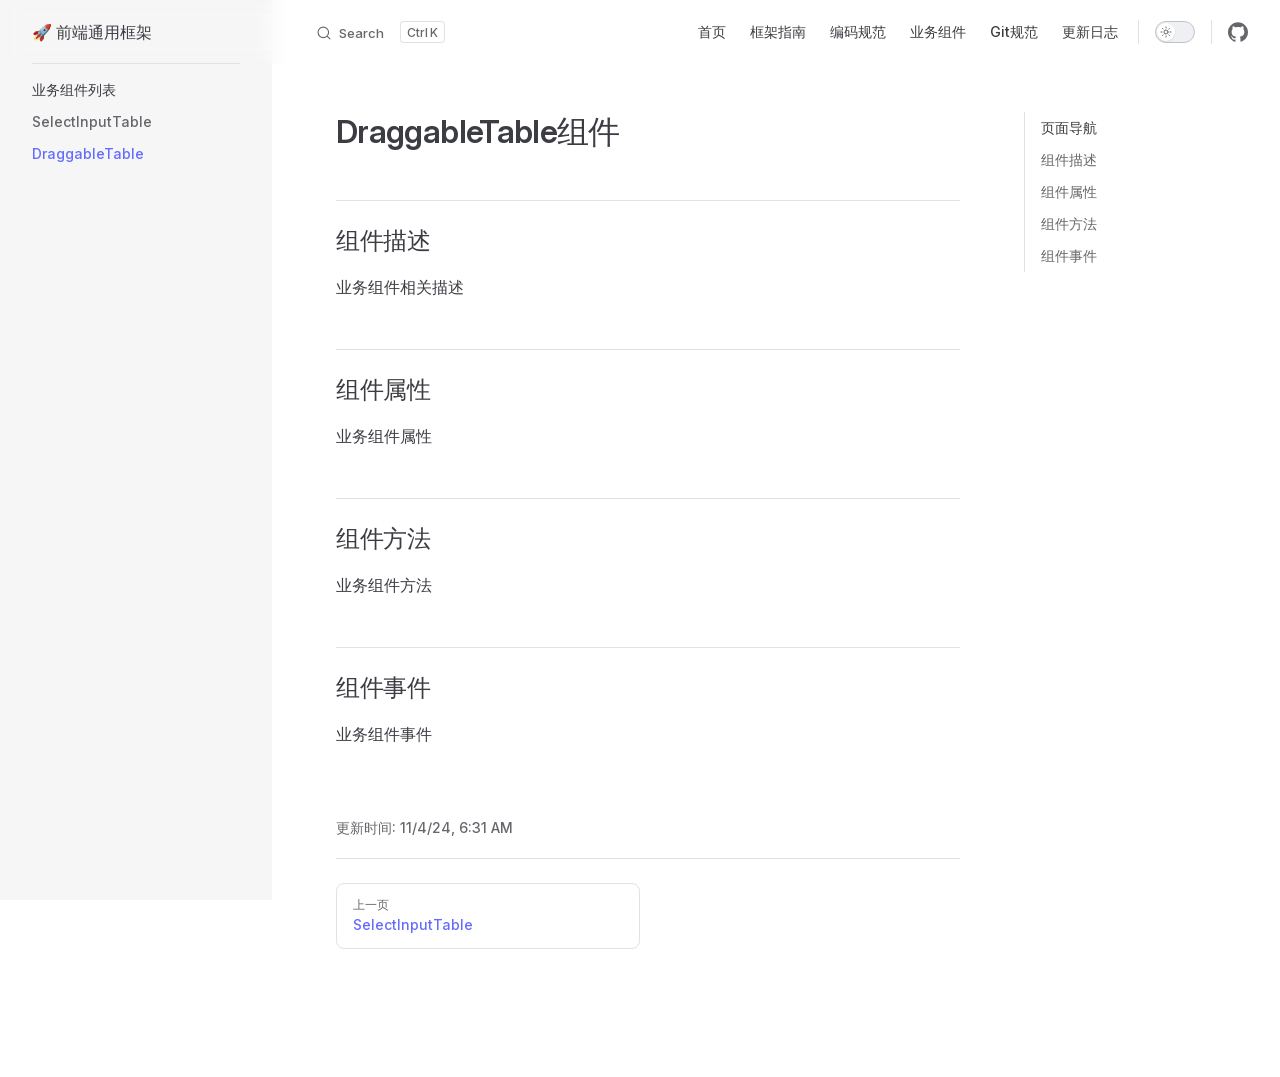
<file: business-components/draggable-table.html>
<!DOCTYPE html>
<html lang="en-US" dir="ltr">
  <head>
    <meta charset="utf-8">
    <meta name="viewport" content="width=device-width,initial-scale=1">
    <title>DraggableTable组件 | 🚀 前端通用框架</title>
    <meta name="description" content="前端通用框架-LMX">
    <meta name="generator" content="VitePress v1.4.1">
    <link rel="preload stylesheet" href="/assets/style.DuVumDp0.css" as="style">
    
    <script type="module" src="/assets/app.B8INN1fM.js"></script>
    <link rel="preload" href="/assets/inter-roman-latin.Di8DUHzh.woff2" as="font" type="font/woff2" crossorigin="">
    <link rel="modulepreload" href="/assets/chunks/theme.DYXeAzpa.js">
    <link rel="modulepreload" href="/assets/chunks/framework.Cb3oZuCp.js">
    <link rel="modulepreload" href="/assets/business-components_draggable-table.md.CYT_RFsx.lean.js">
    <script id="check-dark-mode">(()=>{const e=localStorage.getItem("vitepress-theme-appearance")||"auto",a=window.matchMedia("(prefers-color-scheme: dark)").matches;(!e||e==="auto"?a:e==="dark")&&document.documentElement.classList.add("dark")})();</script>
    <script id="check-mac-os">document.documentElement.classList.toggle("mac",/Mac|iPhone|iPod|iPad/i.test(navigator.platform));</script>
  </head>
  <body>
    <div id="app"><div class="Layout" data-v-5d98c3a5><!--[--><!--]--><!--[--><span tabindex="-1" data-v-0f60ec36></span><a href="#VPContent" class="VPSkipLink visually-hidden" data-v-0f60ec36> Skip to content </a><!--]--><!----><header class="VPNav" data-v-5d98c3a5 data-v-ae24b3ad><div class="VPNavBar" data-v-ae24b3ad data-v-6aa21345><div class="wrapper" data-v-6aa21345><div class="container" data-v-6aa21345><div class="title" data-v-6aa21345><div class="VPNavBarTitle has-sidebar" data-v-6aa21345 data-v-ab179fa1><a class="title" href="/" data-v-ab179fa1><!--[--><!--]--><!----><span data-v-ab179fa1>🚀 前端通用框架</span><!--[--><!--]--></a></div></div><div class="content" data-v-6aa21345><div class="content-body" data-v-6aa21345><!--[--><!--]--><div class="VPNavBarSearch search" data-v-6aa21345><!--[--><!----><div id="local-search"><button type="button" class="DocSearch DocSearch-Button" aria-label="Search"><span class="DocSearch-Button-Container"><span class="vp-icon DocSearch-Search-Icon"></span><span class="DocSearch-Button-Placeholder">Search</span></span><span class="DocSearch-Button-Keys"><kbd class="DocSearch-Button-Key"></kbd><kbd class="DocSearch-Button-Key">K</kbd></span></button></div><!--]--></div><nav aria-labelledby="main-nav-aria-label" class="VPNavBarMenu menu" data-v-6aa21345 data-v-dc692963><span id="main-nav-aria-label" class="visually-hidden" data-v-dc692963> Main Navigation </span><!--[--><!--[--><a class="VPLink link VPNavBarMenuLink" href="/" tabindex="0" data-v-dc692963 data-v-e56f3d57><!--[--><span data-v-e56f3d57>首页</span><!--]--></a><!--]--><!--[--><a class="VPLink link VPNavBarMenuLink" href="/introduction-guide.html" tabindex="0" data-v-dc692963 data-v-e56f3d57><!--[--><span data-v-e56f3d57>框架指南</span><!--]--></a><!--]--><!--[--><a class="VPLink link VPNavBarMenuLink" href="/code-convention.html" tabindex="0" data-v-dc692963 data-v-e56f3d57><!--[--><span data-v-e56f3d57>编码规范</span><!--]--></a><!--]--><!--[--><a class="VPLink link VPNavBarMenuLink" href="/business-components/" tabindex="0" data-v-dc692963 data-v-e56f3d57><!--[--><span data-v-e56f3d57>业务组件</span><!--]--></a><!--]--><!--[--><a class="VPLink link VPNavBarMenuLink" href="/git-convention.html" tabindex="0" data-v-dc692963 data-v-e56f3d57><!--[--><span data-v-e56f3d57>Git规范</span><!--]--></a><!--]--><!--[--><a class="VPLink link VPNavBarMenuLink" href="/change-log.html" tabindex="0" data-v-dc692963 data-v-e56f3d57><!--[--><span data-v-e56f3d57>更新日志</span><!--]--></a><!--]--><!--]--></nav><!----><div class="VPNavBarAppearance appearance" data-v-6aa21345 data-v-6c893767><button class="VPSwitch VPSwitchAppearance" type="button" role="switch" title aria-checked="false" data-v-6c893767 data-v-5337faa4 data-v-1d5665e3><span class="check" data-v-1d5665e3><span class="icon" data-v-1d5665e3><!--[--><span class="vpi-sun sun" data-v-5337faa4></span><span class="vpi-moon moon" data-v-5337faa4></span><!--]--></span></span></button></div><div class="VPSocialLinks VPNavBarSocialLinks social-links" data-v-6aa21345 data-v-0394ad82 data-v-7bc22406><!--[--><a class="VPSocialLink no-icon" href="https://gitlab.com/lmx34844/vue3-simple-admin" aria-label="github" target="_blank" rel="noopener" data-v-7bc22406 data-v-eee4e7cb><span class="vpi-social-github" /></a><!--]--></div><div class="VPFlyout VPNavBarExtra extra" data-v-6aa21345 data-v-bb2aa2f0 data-v-cf11d7a2><button type="button" class="button" aria-haspopup="true" aria-expanded="false" aria-label="extra navigation" data-v-cf11d7a2><span class="vpi-more-horizontal icon" data-v-cf11d7a2></span></button><div class="menu" data-v-cf11d7a2><div class="VPMenu" data-v-cf11d7a2 data-v-b98bc113><!----><!--[--><!--[--><!----><div class="group" data-v-bb2aa2f0><div class="item appearance" data-v-bb2aa2f0><p class="label" data-v-bb2aa2f0>Appearance</p><div class="appearance-action" data-v-bb2aa2f0><button class="VPSwitch VPSwitchAppearance" type="button" role="switch" title aria-checked="false" data-v-bb2aa2f0 data-v-5337faa4 data-v-1d5665e3><span class="check" data-v-1d5665e3><span class="icon" data-v-1d5665e3><!--[--><span class="vpi-sun sun" data-v-5337faa4></span><span class="vpi-moon moon" data-v-5337faa4></span><!--]--></span></span></button></div></div></div><div class="group" data-v-bb2aa2f0><div class="item social-links" data-v-bb2aa2f0><div class="VPSocialLinks social-links-list" data-v-bb2aa2f0 data-v-7bc22406><!--[--><a class="VPSocialLink no-icon" href="https://gitlab.com/lmx34844/vue3-simple-admin" aria-label="github" target="_blank" rel="noopener" data-v-7bc22406 data-v-eee4e7cb><span class="vpi-social-github" /></a><!--]--></div></div></div><!--]--><!--]--></div></div></div><!--[--><!--]--><button type="button" class="VPNavBarHamburger hamburger" aria-label="mobile navigation" aria-expanded="false" aria-controls="VPNavScreen" data-v-6aa21345 data-v-e5dd9c1c><span class="container" data-v-e5dd9c1c><span class="top" data-v-e5dd9c1c></span><span class="middle" data-v-e5dd9c1c></span><span class="bottom" data-v-e5dd9c1c></span></span></button></div></div></div></div><div class="divider" data-v-6aa21345><div class="divider-line" data-v-6aa21345></div></div></div><!----></header><div class="VPLocalNav has-sidebar empty" data-v-5d98c3a5 data-v-a6f0e41e><div class="container" data-v-a6f0e41e><button class="menu" aria-expanded="false" aria-controls="VPSidebarNav" data-v-a6f0e41e><span class="vpi-align-left menu-icon" data-v-a6f0e41e></span><span class="menu-text" data-v-a6f0e41e>Menu</span></button><div class="VPLocalNavOutlineDropdown" style="--vp-vh:0px;" data-v-a6f0e41e data-v-17a5e62e><button data-v-17a5e62e>返回顶部</button><!----></div></div></div><aside class="VPSidebar" data-v-5d98c3a5 data-v-319d5ca6><div class="curtain" data-v-319d5ca6></div><nav class="nav" id="VPSidebarNav" aria-labelledby="sidebar-aria-label" tabindex="-1" data-v-319d5ca6><span class="visually-hidden" id="sidebar-aria-label" data-v-319d5ca6> Sidebar Navigation </span><!--[--><!--]--><!--[--><div class="no-transition group" data-v-c40bc020><section class="VPSidebarItem level-0 has-active" data-v-c40bc020 data-v-b7550ba0><div class="item" role="button" tabindex="0" data-v-b7550ba0><div class="indicator" data-v-b7550ba0></div><h2 class="text" data-v-b7550ba0>业务组件列表</h2><!----></div><div class="items" data-v-b7550ba0><!--[--><div class="VPSidebarItem level-1 is-link" data-v-b7550ba0 data-v-b7550ba0><!----><!----></div><div class="VPSidebarItem level-1 is-link" data-v-b7550ba0 data-v-b7550ba0><div class="item" data-v-b7550ba0><div class="indicator" data-v-b7550ba0></div><a class="VPLink link link" href="/business-components/select-input-table.html" data-v-b7550ba0><!--[--><p class="text" data-v-b7550ba0>SelectInputTable</p><!--]--></a><!----></div><!----></div><div class="VPSidebarItem level-1 is-link" data-v-b7550ba0 data-v-b7550ba0><div class="item" data-v-b7550ba0><div class="indicator" data-v-b7550ba0></div><a class="VPLink link link" href="/business-components/draggable-table.html" data-v-b7550ba0><!--[--><p class="text" data-v-b7550ba0>DraggableTable</p><!--]--></a><!----></div><!----></div><!--]--></div></section></div><!--]--><!--[--><!--]--></nav></aside><div class="VPContent has-sidebar" id="VPContent" data-v-5d98c3a5 data-v-1428d186><div class="VPDoc has-sidebar has-aside" data-v-1428d186 data-v-39a288b8><!--[--><!--]--><div class="container" data-v-39a288b8><div class="aside" data-v-39a288b8><div class="aside-curtain" data-v-39a288b8></div><div class="aside-container" data-v-39a288b8><div class="aside-content" data-v-39a288b8><div class="VPDocAside" data-v-39a288b8 data-v-3f215769><!--[--><!--]--><!--[--><!--]--><nav aria-labelledby="doc-outline-aria-label" class="VPDocAsideOutline" data-v-3f215769 data-v-a5bbad30><div class="content" data-v-a5bbad30><div class="outline-marker" data-v-a5bbad30></div><div aria-level="2" class="outline-title" id="doc-outline-aria-label" role="heading" data-v-a5bbad30>页面导航</div><ul class="VPDocOutlineItem root" data-v-a5bbad30 data-v-b933a997><!--[--><!--]--></ul></div></nav><!--[--><!--]--><div class="spacer" data-v-3f215769></div><!--[--><!--]--><!----><!--[--><!--]--><!--[--><!--]--></div></div></div></div><div class="content" data-v-39a288b8><div class="content-container" data-v-39a288b8><!--[--><!--]--><main class="main" data-v-39a288b8><div style="position:relative;" class="vp-doc _business-components_draggable-table" data-v-39a288b8><div><h1 id="draggabletable组件" tabindex="-1">DraggableTable组件 <a class="header-anchor" href="#draggabletable组件" aria-label="Permalink to &quot;DraggableTable组件&quot;">​</a></h1><h2 id="组件描述" tabindex="-1">组件描述 <a class="header-anchor" href="#组件描述" aria-label="Permalink to &quot;组件描述&quot;">​</a></h2><p>业务组件相关描述</p><h2 id="组件属性" tabindex="-1">组件属性 <a class="header-anchor" href="#组件属性" aria-label="Permalink to &quot;组件属性&quot;">​</a></h2><p>业务组件属性</p><h2 id="组件方法" tabindex="-1">组件方法 <a class="header-anchor" href="#组件方法" aria-label="Permalink to &quot;组件方法&quot;">​</a></h2><p>业务组件方法</p><h2 id="组件事件" tabindex="-1">组件事件 <a class="header-anchor" href="#组件事件" aria-label="Permalink to &quot;组件事件&quot;">​</a></h2><p>业务组件事件</p></div></div></main><footer class="VPDocFooter" data-v-39a288b8 data-v-e257564d><!--[--><!--]--><div class="edit-info" data-v-e257564d><!----><div class="last-updated" data-v-e257564d><p class="VPLastUpdated" data-v-e257564d data-v-e98dd255>更新时间: <time datetime="2024-11-04T06:31:00.000Z" data-v-e98dd255></time></p></div></div><nav class="prev-next" aria-labelledby="doc-footer-aria-label" data-v-e257564d><span class="visually-hidden" id="doc-footer-aria-label" data-v-e257564d>Pager</span><div class="pager" data-v-e257564d><a class="VPLink link pager-link prev" href="/business-components/select-input-table.html" data-v-e257564d><!--[--><span class="desc" data-v-e257564d>上一页</span><span class="title" data-v-e257564d>SelectInputTable</span><!--]--></a></div><div class="pager" data-v-e257564d><!----></div></nav></footer><!--[--><!--]--></div></div></div><!--[--><!--]--></div></div><footer class="VPFooter has-sidebar" data-v-5d98c3a5 data-v-e315a0ad><div class="container" data-v-e315a0ad><p class="message" data-v-e315a0ad>基于 MIT 许可发布</p><p class="copyright" data-v-e315a0ad>Copyright © 2024-2025 框架作者(LMX)  版权所有</p></div></footer><!--[--><!--]--></div></div>
    <script>window.__VP_HASH_MAP__=JSON.parse("{\"business-components_draggable-table.md\":\"CYT_RFsx\",\"business-components_index.md\":\"CPPKTR6E\",\"business-components_select-input-table.md\":\"DpgbVhYg\",\"change-log.md\":\"D28tkFuS\",\"code-convention.md\":\"DeFGQ697\",\"git-convention.md\":\"DaRJJDQV\",\"index.md\":\"VU58uMYD\",\"introduction-guide.md\":\"DAeZ4rQ5\"}");window.__VP_SITE_DATA__=JSON.parse("{\"lang\":\"en-US\",\"dir\":\"ltr\",\"title\":\"🚀 前端通用框架\",\"description\":\"前端通用框架-LMX\",\"base\":\"/\",\"head\":[],\"router\":{\"prefetchLinks\":true},\"appearance\":true,\"themeConfig\":{\"search\":{\"provider\":\"local\"},\"nav\":[{\"text\":\"首页\",\"link\":\"/\"},{\"text\":\"框架指南\",\"link\":\"/introduction-guide\"},{\"text\":\"编码规范\",\"link\":\"/code-convention\"},{\"text\":\"业务组件\",\"link\":\"/business-components/\"},{\"text\":\"Git规范\",\"link\":\"/git-convention\"},{\"text\":\"更新日志\",\"link\":\"/change-log\"}],\"sidebar\":{\"/business-components/\":[{\"text\":\"业务组件列表\",\"items\":[{\"text\":\"\",\"link\":\"/business-components/\"},{\"text\":\"SelectInputTable\",\"link\":\"/business-components/select-input-table\"},{\"text\":\"DraggableTable\",\"link\":\"/business-components/draggable-table\"}]}]},\"socialLinks\":[{\"icon\":\"github\",\"link\":\"https://gitlab.com/lmx34844/vue3-simple-admin\"}],\"outline\":{\"label\":\"页面导航\"},\"docFooter\":{\"prev\":\"上一页\",\"next\":\"下一页\"},\"lastUpdated\":{\"text\":\"更新时间\"},\"darkModeSwitchTitle\":\"切换到深色模式\",\"lightModeSwitchTitle\":\"切换到浅色模式\",\"returnToTopLabel\":\"返回顶部\",\"footer\":{\"message\":\"基于 MIT 许可发布\",\"copyright\":\"Copyright © 2024-2025 框架作者(LMX)  版权所有\"}},\"locales\":{},\"scrollOffset\":134,\"cleanUrls\":false}");</script>
    
  </body>
</html>
</file>
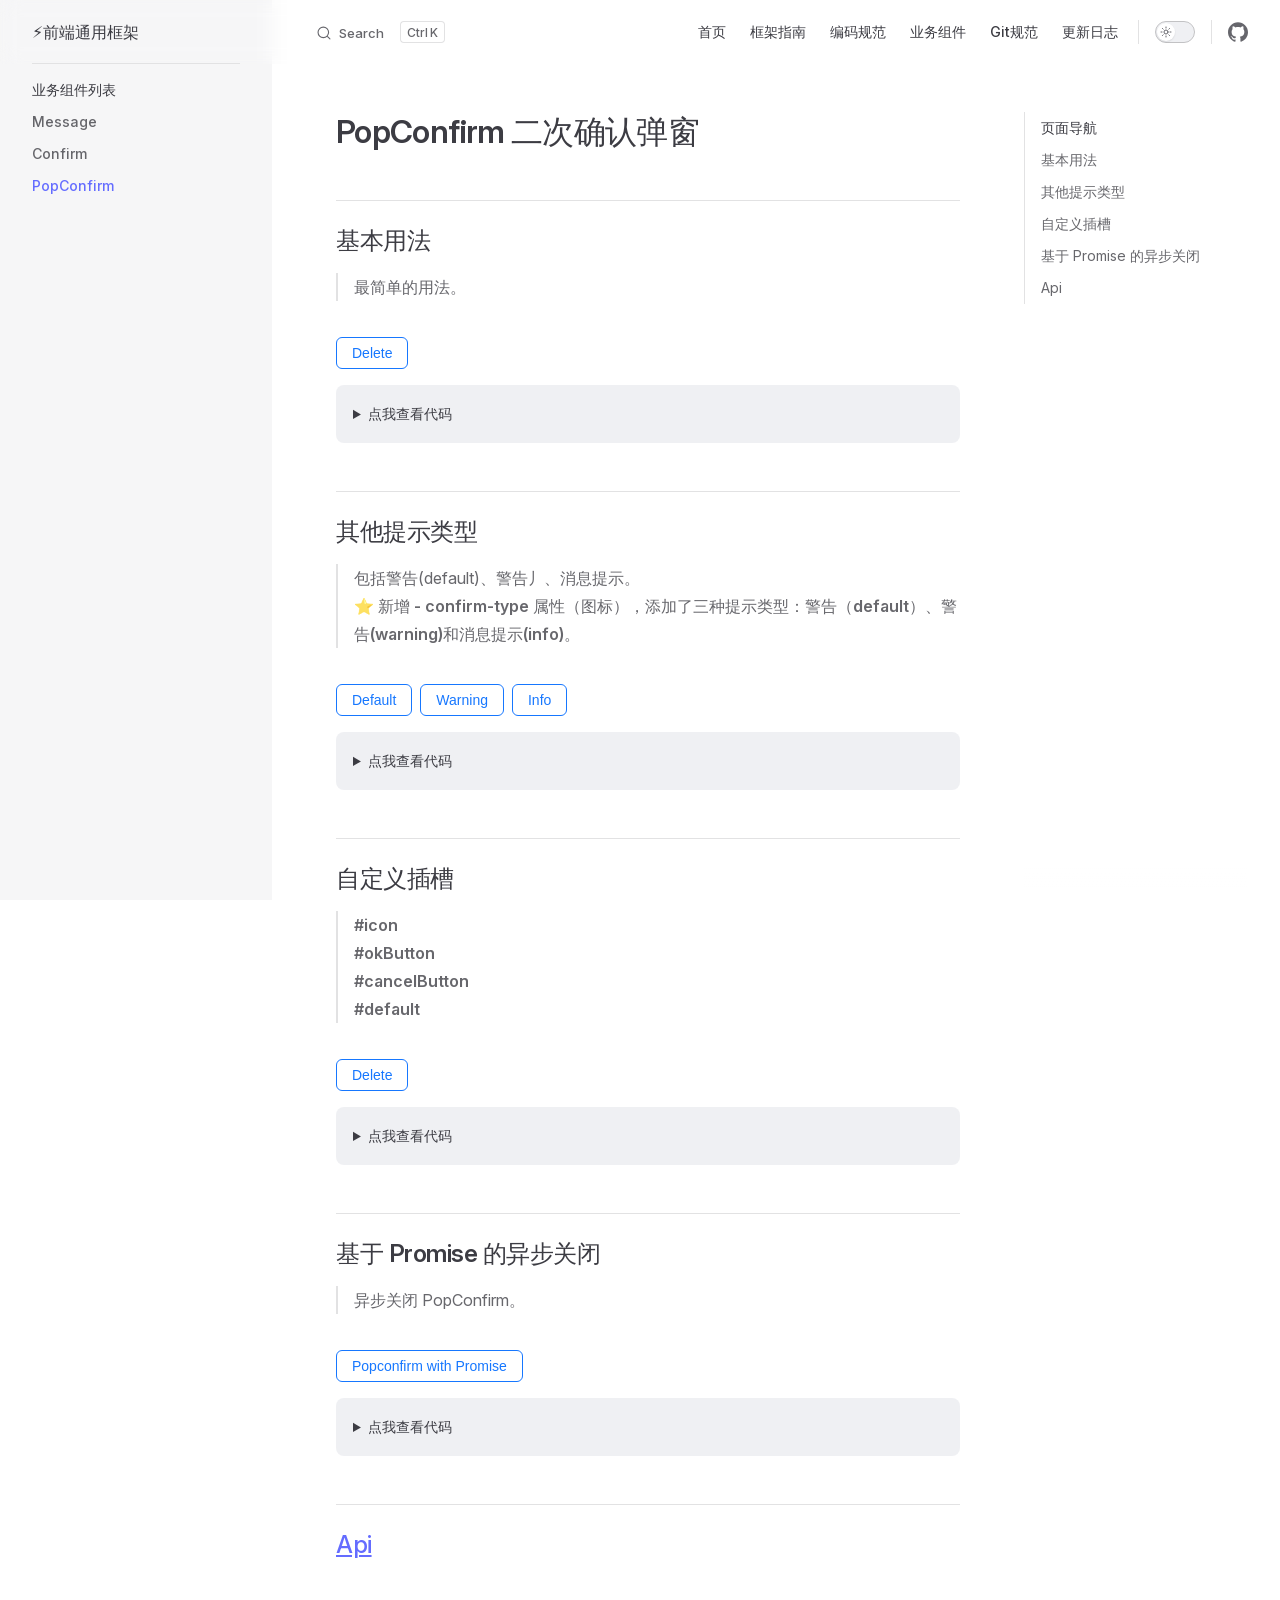
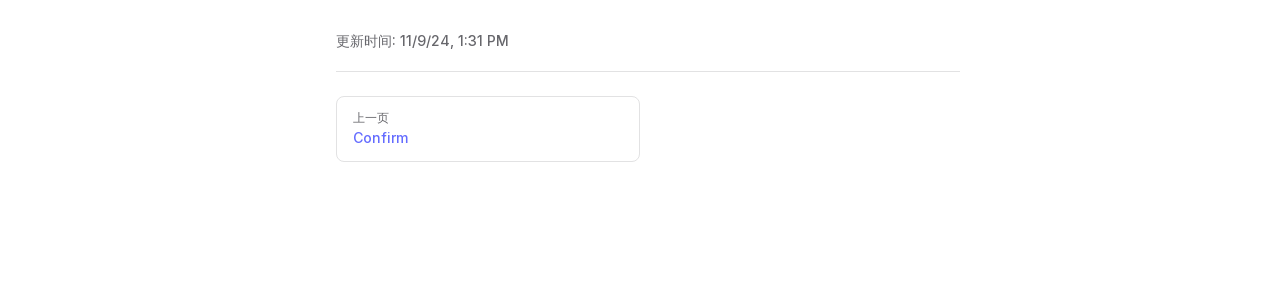
<file: business-components/pop-confirm.html>
<!DOCTYPE html>
<html lang="en-US" dir="ltr">
  <head>
    <meta charset="utf-8">
    <meta name="viewport" content="width=device-width,initial-scale=1">
    <title>PopConfirm 二次确认弹窗 | ⚡前端通用框架</title>
    <meta name="description" content="前端通用框架-LMX">
    <meta name="generator" content="VitePress v1.4.5">
    <link rel="preload stylesheet" href="/assets/style.kKRJq80s.css" as="style">
    
    <script type="module" src="/assets/app.Dr-7yng0.js"></script>
    <link rel="preload" href="/assets/inter-roman-latin.Di8DUHzh.woff2" as="font" type="font/woff2" crossorigin="">
    <link rel="modulepreload" href="/assets/chunks/theme.CwDk7L3u.js">
    <link rel="modulepreload" href="/assets/chunks/framework.CkE-cstl.js">
    <link rel="modulepreload" href="/assets/business-components_pop-confirm.md.D-7r8ZG0.lean.js">
    <script id="check-dark-mode">(()=>{const e=localStorage.getItem("vitepress-theme-appearance")||"auto",a=window.matchMedia("(prefers-color-scheme: dark)").matches;(!e||e==="auto"?a:e==="dark")&&document.documentElement.classList.add("dark")})();</script>
    <script id="check-mac-os">document.documentElement.classList.toggle("mac",/Mac|iPhone|iPod|iPad/i.test(navigator.platform));</script>
  </head>
  <body>
    <div id="app"><div class="Layout" data-v-45bd9870><!--[--><!--]--><!--[--><span tabindex="-1" data-v-a5170f03></span><a href="#VPContent" class="VPSkipLink visually-hidden" data-v-a5170f03> Skip to content </a><!--]--><!----><header class="VPNav" data-v-45bd9870 data-v-7f328a54><div class="VPNavBar" data-v-7f328a54 data-v-ff12ffd2><div class="wrapper" data-v-ff12ffd2><div class="container" data-v-ff12ffd2><div class="title" data-v-ff12ffd2><div class="VPNavBarTitle has-sidebar" data-v-ff12ffd2 data-v-79b7fe9c><a class="title" href="/" data-v-79b7fe9c><!--[--><!--]--><!----><span data-v-79b7fe9c>⚡前端通用框架</span><!--[--><!--]--></a></div></div><div class="content" data-v-ff12ffd2><div class="content-body" data-v-ff12ffd2><!--[--><!--]--><div class="VPNavBarSearch search" data-v-ff12ffd2><!--[--><!----><div id="local-search"><button type="button" class="DocSearch DocSearch-Button" aria-label="Search"><span class="DocSearch-Button-Container"><span class="vp-icon DocSearch-Search-Icon"></span><span class="DocSearch-Button-Placeholder">Search</span></span><span class="DocSearch-Button-Keys"><kbd class="DocSearch-Button-Key"></kbd><kbd class="DocSearch-Button-Key">K</kbd></span></button></div><!--]--></div><nav aria-labelledby="main-nav-aria-label" class="VPNavBarMenu menu" data-v-ff12ffd2 data-v-63fab308><span id="main-nav-aria-label" class="visually-hidden" data-v-63fab308> Main Navigation </span><!--[--><!--[--><a class="VPLink link VPNavBarMenuLink" href="/" tabindex="0" data-v-63fab308 data-v-27b82160><!--[--><span data-v-27b82160>首页</span><!--]--></a><!--]--><!--[--><a class="VPLink link VPNavBarMenuLink" href="/introduction-guides/" tabindex="0" data-v-63fab308 data-v-27b82160><!--[--><span data-v-27b82160>框架指南</span><!--]--></a><!--]--><!--[--><a class="VPLink link VPNavBarMenuLink" href="/code-convention.html" tabindex="0" data-v-63fab308 data-v-27b82160><!--[--><span data-v-27b82160>编码规范</span><!--]--></a><!--]--><!--[--><a class="VPLink link VPNavBarMenuLink" href="/business-components/" tabindex="0" data-v-63fab308 data-v-27b82160><!--[--><span data-v-27b82160>业务组件</span><!--]--></a><!--]--><!--[--><a class="VPLink link VPNavBarMenuLink" href="/git-convention.html" tabindex="0" data-v-63fab308 data-v-27b82160><!--[--><span data-v-27b82160>Git规范</span><!--]--></a><!--]--><!--[--><a class="VPLink link VPNavBarMenuLink" href="/change-log.html" tabindex="0" data-v-63fab308 data-v-27b82160><!--[--><span data-v-27b82160>更新日志</span><!--]--></a><!--]--><!--]--></nav><!----><div class="VPNavBarAppearance appearance" data-v-ff12ffd2 data-v-e23748a7><button class="VPSwitch VPSwitchAppearance" type="button" role="switch" title aria-checked="false" data-v-e23748a7 data-v-ae705039 data-v-c42326c6><span class="check" data-v-c42326c6><span class="icon" data-v-c42326c6><!--[--><span class="vpi-sun sun" data-v-ae705039></span><span class="vpi-moon moon" data-v-ae705039></span><!--]--></span></span></button></div><div class="VPSocialLinks VPNavBarSocialLinks social-links" data-v-ff12ffd2 data-v-e857cf55 data-v-d1147c66><!--[--><a class="VPSocialLink no-icon" href="https://gitlab.com/lmx34844/vue3-simple-admin" aria-label="github" target="_blank" rel="noopener" data-v-d1147c66 data-v-c86d1ebd><span class="vpi-social-github" /></a><!--]--></div><div class="VPFlyout VPNavBarExtra extra" data-v-ff12ffd2 data-v-ed40c212 data-v-6de5588c><button type="button" class="button" aria-haspopup="true" aria-expanded="false" aria-label="extra navigation" data-v-6de5588c><span class="vpi-more-horizontal icon" data-v-6de5588c></span></button><div class="menu" data-v-6de5588c><div class="VPMenu" data-v-6de5588c data-v-4c029347><!----><!--[--><!--[--><!----><div class="group" data-v-ed40c212><div class="item appearance" data-v-ed40c212><p class="label" data-v-ed40c212>Appearance</p><div class="appearance-action" data-v-ed40c212><button class="VPSwitch VPSwitchAppearance" type="button" role="switch" title aria-checked="false" data-v-ed40c212 data-v-ae705039 data-v-c42326c6><span class="check" data-v-c42326c6><span class="icon" data-v-c42326c6><!--[--><span class="vpi-sun sun" data-v-ae705039></span><span class="vpi-moon moon" data-v-ae705039></span><!--]--></span></span></button></div></div></div><div class="group" data-v-ed40c212><div class="item social-links" data-v-ed40c212><div class="VPSocialLinks social-links-list" data-v-ed40c212 data-v-d1147c66><!--[--><a class="VPSocialLink no-icon" href="https://gitlab.com/lmx34844/vue3-simple-admin" aria-label="github" target="_blank" rel="noopener" data-v-d1147c66 data-v-c86d1ebd><span class="vpi-social-github" /></a><!--]--></div></div></div><!--]--><!--]--></div></div></div><!--[--><!--]--><button type="button" class="VPNavBarHamburger hamburger" aria-label="mobile navigation" aria-expanded="false" aria-controls="VPNavScreen" data-v-ff12ffd2 data-v-e5017367><span class="container" data-v-e5017367><span class="top" data-v-e5017367></span><span class="middle" data-v-e5017367></span><span class="bottom" data-v-e5017367></span></span></button></div></div></div></div><div class="divider" data-v-ff12ffd2><div class="divider-line" data-v-ff12ffd2></div></div></div><!----></header><div class="VPLocalNav has-sidebar empty" data-v-45bd9870 data-v-ab5b44c3><div class="container" data-v-ab5b44c3><button class="menu" aria-expanded="false" aria-controls="VPSidebarNav" data-v-ab5b44c3><span class="vpi-align-left menu-icon" data-v-ab5b44c3></span><span class="menu-text" data-v-ab5b44c3>Menu</span></button><div class="VPLocalNavOutlineDropdown" style="--vp-vh:0px;" data-v-ab5b44c3 data-v-12f1e482><button data-v-12f1e482>返回顶部</button><!----></div></div></div><aside class="VPSidebar" data-v-45bd9870 data-v-e4241f18><div class="curtain" data-v-e4241f18></div><nav class="nav" id="VPSidebarNav" aria-labelledby="sidebar-aria-label" tabindex="-1" data-v-e4241f18><span class="visually-hidden" id="sidebar-aria-label" data-v-e4241f18> Sidebar Navigation </span><!--[--><!--]--><!--[--><div class="no-transition group" data-v-c0e30152><section class="VPSidebarItem level-0 has-active" data-v-c0e30152 data-v-219f6996><div class="item" role="button" tabindex="0" data-v-219f6996><div class="indicator" data-v-219f6996></div><h2 class="text" data-v-219f6996>业务组件列表</h2><!----></div><div class="items" data-v-219f6996><!--[--><div class="VPSidebarItem level-1 is-link" data-v-219f6996 data-v-219f6996><!----><!----></div><div class="VPSidebarItem level-1 is-link" data-v-219f6996 data-v-219f6996><div class="item" data-v-219f6996><div class="indicator" data-v-219f6996></div><a class="VPLink link link" href="/business-components/message.html" data-v-219f6996><!--[--><p class="text" data-v-219f6996>Message</p><!--]--></a><!----></div><!----></div><div class="VPSidebarItem level-1 is-link" data-v-219f6996 data-v-219f6996><div class="item" data-v-219f6996><div class="indicator" data-v-219f6996></div><a class="VPLink link link" href="/business-components/confirm.html" data-v-219f6996><!--[--><p class="text" data-v-219f6996>Confirm</p><!--]--></a><!----></div><!----></div><div class="VPSidebarItem level-1 is-link" data-v-219f6996 data-v-219f6996><div class="item" data-v-219f6996><div class="indicator" data-v-219f6996></div><a class="VPLink link link" href="/business-components/pop-confirm.html" data-v-219f6996><!--[--><p class="text" data-v-219f6996>PopConfirm</p><!--]--></a><!----></div><!----></div><!--]--></div></section></div><!--]--><!--[--><!--]--></nav></aside><div class="VPContent has-sidebar" id="VPContent" data-v-45bd9870 data-v-de7b371e><div class="VPDoc has-sidebar has-aside" data-v-de7b371e data-v-64707970><!--[--><!--]--><div class="container" data-v-64707970><div class="aside" data-v-64707970><div class="aside-curtain" data-v-64707970></div><div class="aside-container" data-v-64707970><div class="aside-content" data-v-64707970><div class="VPDocAside" data-v-64707970 data-v-03b6c620><!--[--><!--]--><!--[--><!--]--><nav aria-labelledby="doc-outline-aria-label" class="VPDocAsideOutline" data-v-03b6c620 data-v-0ec36a9c><div class="content" data-v-0ec36a9c><div class="outline-marker" data-v-0ec36a9c></div><div aria-level="2" class="outline-title" id="doc-outline-aria-label" role="heading" data-v-0ec36a9c>页面导航</div><ul class="VPDocOutlineItem root" data-v-0ec36a9c data-v-4b2ac15c><!--[--><!--]--></ul></div></nav><!--[--><!--]--><div class="spacer" data-v-03b6c620></div><!--[--><!--]--><!----><!--[--><!--]--><!--[--><!--]--></div></div></div></div><div class="content" data-v-64707970><div class="content-container" data-v-64707970><!--[--><!--]--><main class="main" data-v-64707970><div style="position:relative;" class="vp-doc _business-components_pop-confirm" data-v-64707970><div><h1 id="popconfirm-二次确认弹窗" tabindex="-1">PopConfirm 二次确认弹窗 <a class="header-anchor" href="#popconfirm-二次确认弹窗" aria-label="Permalink to &quot;PopConfirm 二次确认弹窗&quot;">​</a></h1><h2 id="基本用法" tabindex="-1">基本用法 <a class="header-anchor" href="#基本用法" aria-label="Permalink to &quot;基本用法&quot;">​</a></h2><blockquote><p>最简单的用法。</p></blockquote><div class="ant-space css-17yhhjv ant-space-horizontal ant-space-align-center demo1" style="" data-v-015d46cf><!--[--><!--[--><div class="ant-space-item" style=""><!--[--><button class="css-17yhhjv ant-btn ant-btn-primary ant-btn-background-ghost" type="button" data-v-015d46cf><!----><!--[--><span>Delete</span><!--]--></button><!----><!--]--></div><!----><!--]--><!--]--></div><details class="details custom-block"><summary>点我查看代码</summary><div class="language-vue vp-adaptive-theme line-numbers-mode"><button title="Copy Code" class="copy"></button><span class="lang">vue</span><pre class="shiki shiki-themes github-light github-dark vp-code" tabindex="0"><code><span class="line"><span style="--shiki-light:#24292E;--shiki-dark:#E1E4E8;">&lt;</span><span style="--shiki-light:#22863A;--shiki-dark:#85E89D;">script</span><span style="--shiki-light:#6F42C1;--shiki-dark:#B392F0;"> setup</span><span style="--shiki-light:#6F42C1;--shiki-dark:#B392F0;"> lang</span><span style="--shiki-light:#24292E;--shiki-dark:#E1E4E8;">=</span><span style="--shiki-light:#032F62;--shiki-dark:#9ECBFF;">&quot;ts&quot;</span><span style="--shiki-light:#24292E;--shiki-dark:#E1E4E8;">&gt;</span></span>
<span class="line"><span style="--shiki-light:#D73A49;--shiki-dark:#F97583;">import</span><span style="--shiki-light:#24292E;--shiki-dark:#E1E4E8;"> PopConfirm </span><span style="--shiki-light:#D73A49;--shiki-dark:#F97583;">from</span><span style="--shiki-light:#032F62;--shiki-dark:#9ECBFF;"> &#39;@/components/PopConfirm/index.vue&#39;</span><span style="--shiki-light:#24292E;--shiki-dark:#E1E4E8;">;</span></span>
<span class="line"><span style="--shiki-light:#D73A49;--shiki-dark:#F97583;">import</span><span style="--shiki-light:#24292E;--shiki-dark:#E1E4E8;"> { message } </span><span style="--shiki-light:#D73A49;--shiki-dark:#F97583;">from</span><span style="--shiki-light:#032F62;--shiki-dark:#9ECBFF;"> &#39;ant-design-vue&#39;</span><span style="--shiki-light:#24292E;--shiki-dark:#E1E4E8;">;</span></span>
<span class="line"><span style="--shiki-light:#D73A49;--shiki-dark:#F97583;">const</span><span style="--shiki-light:#6F42C1;--shiki-dark:#B392F0;"> confirm</span><span style="--shiki-light:#D73A49;--shiki-dark:#F97583;"> =</span><span style="--shiki-light:#24292E;--shiki-dark:#E1E4E8;"> (</span><span style="--shiki-light:#E36209;--shiki-dark:#FFAB70;">e</span><span style="--shiki-light:#D73A49;--shiki-dark:#F97583;">:</span><span style="--shiki-light:#6F42C1;--shiki-dark:#B392F0;"> MouseEvent</span><span style="--shiki-light:#24292E;--shiki-dark:#E1E4E8;">) </span><span style="--shiki-light:#D73A49;--shiki-dark:#F97583;">=&gt;</span><span style="--shiki-light:#24292E;--shiki-dark:#E1E4E8;"> {</span></span>
<span class="line"><span style="--shiki-light:#24292E;--shiki-dark:#E1E4E8;">  console.</span><span style="--shiki-light:#6F42C1;--shiki-dark:#B392F0;">log</span><span style="--shiki-light:#24292E;--shiki-dark:#E1E4E8;">(e);</span></span>
<span class="line"><span style="--shiki-light:#24292E;--shiki-dark:#E1E4E8;">  message.</span><span style="--shiki-light:#6F42C1;--shiki-dark:#B392F0;">success</span><span style="--shiki-light:#24292E;--shiki-dark:#E1E4E8;">(</span><span style="--shiki-light:#032F62;--shiki-dark:#9ECBFF;">&#39;Click on Yes&#39;</span><span style="--shiki-light:#24292E;--shiki-dark:#E1E4E8;">);</span></span>
<span class="line"><span style="--shiki-light:#24292E;--shiki-dark:#E1E4E8;">};</span></span>
<span class="line"></span>
<span class="line"><span style="--shiki-light:#D73A49;--shiki-dark:#F97583;">const</span><span style="--shiki-light:#6F42C1;--shiki-dark:#B392F0;"> cancel</span><span style="--shiki-light:#D73A49;--shiki-dark:#F97583;"> =</span><span style="--shiki-light:#24292E;--shiki-dark:#E1E4E8;"> (</span><span style="--shiki-light:#E36209;--shiki-dark:#FFAB70;">e</span><span style="--shiki-light:#D73A49;--shiki-dark:#F97583;">:</span><span style="--shiki-light:#6F42C1;--shiki-dark:#B392F0;"> MouseEvent</span><span style="--shiki-light:#24292E;--shiki-dark:#E1E4E8;">) </span><span style="--shiki-light:#D73A49;--shiki-dark:#F97583;">=&gt;</span><span style="--shiki-light:#24292E;--shiki-dark:#E1E4E8;"> {</span></span>
<span class="line"><span style="--shiki-light:#24292E;--shiki-dark:#E1E4E8;">  console.</span><span style="--shiki-light:#6F42C1;--shiki-dark:#B392F0;">log</span><span style="--shiki-light:#24292E;--shiki-dark:#E1E4E8;">(e);</span></span>
<span class="line"><span style="--shiki-light:#24292E;--shiki-dark:#E1E4E8;">  message.</span><span style="--shiki-light:#6F42C1;--shiki-dark:#B392F0;">error</span><span style="--shiki-light:#24292E;--shiki-dark:#E1E4E8;">(</span><span style="--shiki-light:#032F62;--shiki-dark:#9ECBFF;">&#39;Click on No&#39;</span><span style="--shiki-light:#24292E;--shiki-dark:#E1E4E8;">);</span></span>
<span class="line"><span style="--shiki-light:#24292E;--shiki-dark:#E1E4E8;">};</span></span>
<span class="line"><span style="--shiki-light:#6A737D;--shiki-dark:#6A737D;">/** hooks */</span></span>
<span class="line"><span style="--shiki-light:#24292E;--shiki-dark:#E1E4E8;">&lt;/</span><span style="--shiki-light:#22863A;--shiki-dark:#85E89D;">script</span><span style="--shiki-light:#24292E;--shiki-dark:#E1E4E8;">&gt;</span></span>
<span class="line"><span style="--shiki-light:#24292E;--shiki-dark:#E1E4E8;">&lt;</span><span style="--shiki-light:#22863A;--shiki-dark:#85E89D;">template</span><span style="--shiki-light:#24292E;--shiki-dark:#E1E4E8;">&gt;</span></span>
<span class="line"><span style="--shiki-light:#24292E;--shiki-dark:#E1E4E8;">  &lt;</span><span style="--shiki-light:#22863A;--shiki-dark:#85E89D;">a-space</span><span style="--shiki-light:#6F42C1;--shiki-dark:#B392F0;"> class</span><span style="--shiki-light:#24292E;--shiki-dark:#E1E4E8;">=</span><span style="--shiki-light:#032F62;--shiki-dark:#9ECBFF;">&quot;demo1&quot;</span><span style="--shiki-light:#24292E;--shiki-dark:#E1E4E8;">&gt;</span></span>
<span class="line"><span style="--shiki-light:#24292E;--shiki-dark:#E1E4E8;">    &lt;</span><span style="--shiki-light:#22863A;--shiki-dark:#85E89D;">PopConfirm</span></span>
<span class="line"><span style="--shiki-light:#6F42C1;--shiki-dark:#B392F0;">      title</span><span style="--shiki-light:#24292E;--shiki-dark:#E1E4E8;">=</span><span style="--shiki-light:#032F62;--shiki-dark:#9ECBFF;">&quot;Are you sure delete this task?&quot;</span></span>
<span class="line"><span style="--shiki-light:#6F42C1;--shiki-dark:#B392F0;">      ok-text</span><span style="--shiki-light:#24292E;--shiki-dark:#E1E4E8;">=</span><span style="--shiki-light:#032F62;--shiki-dark:#9ECBFF;">&quot;Yes&quot;</span></span>
<span class="line"><span style="--shiki-light:#6F42C1;--shiki-dark:#B392F0;">      cancel-text</span><span style="--shiki-light:#24292E;--shiki-dark:#E1E4E8;">=</span><span style="--shiki-light:#032F62;--shiki-dark:#9ECBFF;">&quot;No&quot;</span></span>
<span class="line"><span style="--shiki-light:#24292E;--shiki-dark:#E1E4E8;">      @</span><span style="--shiki-light:#6F42C1;--shiki-dark:#B392F0;">confirm</span><span style="--shiki-light:#24292E;--shiki-dark:#E1E4E8;">=</span><span style="--shiki-light:#032F62;--shiki-dark:#9ECBFF;">&quot;</span><span style="--shiki-light:#24292E;--shiki-dark:#E1E4E8;">confirm</span><span style="--shiki-light:#032F62;--shiki-dark:#9ECBFF;">&quot;</span></span>
<span class="line"><span style="--shiki-light:#24292E;--shiki-dark:#E1E4E8;">      @</span><span style="--shiki-light:#6F42C1;--shiki-dark:#B392F0;">cancel</span><span style="--shiki-light:#24292E;--shiki-dark:#E1E4E8;">=</span><span style="--shiki-light:#032F62;--shiki-dark:#9ECBFF;">&quot;</span><span style="--shiki-light:#24292E;--shiki-dark:#E1E4E8;">cancel</span><span style="--shiki-light:#032F62;--shiki-dark:#9ECBFF;">&quot;</span></span>
<span class="line"><span style="--shiki-light:#24292E;--shiki-dark:#E1E4E8;">    &gt;</span></span>
<span class="line"><span style="--shiki-light:#24292E;--shiki-dark:#E1E4E8;">      &lt;</span><span style="--shiki-light:#22863A;--shiki-dark:#85E89D;">a-button</span><span style="--shiki-light:#6F42C1;--shiki-dark:#B392F0;"> type</span><span style="--shiki-light:#24292E;--shiki-dark:#E1E4E8;">=</span><span style="--shiki-light:#032F62;--shiki-dark:#9ECBFF;">&quot;primary&quot;</span><span style="--shiki-light:#6F42C1;--shiki-dark:#B392F0;"> ghost</span><span style="--shiki-light:#24292E;--shiki-dark:#E1E4E8;">&gt;Delete&lt;/</span><span style="--shiki-light:#22863A;--shiki-dark:#85E89D;">a-button</span><span style="--shiki-light:#24292E;--shiki-dark:#E1E4E8;">&gt;</span></span>
<span class="line"><span style="--shiki-light:#24292E;--shiki-dark:#E1E4E8;">    &lt;/</span><span style="--shiki-light:#22863A;--shiki-dark:#85E89D;">PopConfirm</span><span style="--shiki-light:#24292E;--shiki-dark:#E1E4E8;">&gt;</span></span>
<span class="line"><span style="--shiki-light:#24292E;--shiki-dark:#E1E4E8;">  &lt;/</span><span style="--shiki-light:#22863A;--shiki-dark:#85E89D;">a-space</span><span style="--shiki-light:#24292E;--shiki-dark:#E1E4E8;">&gt;</span></span>
<span class="line"><span style="--shiki-light:#24292E;--shiki-dark:#E1E4E8;">&lt;/</span><span style="--shiki-light:#22863A;--shiki-dark:#85E89D;">template</span><span style="--shiki-light:#24292E;--shiki-dark:#E1E4E8;">&gt;</span></span>
<span class="line"></span>
<span class="line"><span style="--shiki-light:#24292E;--shiki-dark:#E1E4E8;">&lt;</span><span style="--shiki-light:#22863A;--shiki-dark:#85E89D;">style</span><span style="--shiki-light:#6F42C1;--shiki-dark:#B392F0;"> lang</span><span style="--shiki-light:#24292E;--shiki-dark:#E1E4E8;">=</span><span style="--shiki-light:#032F62;--shiki-dark:#9ECBFF;">&quot;less&quot;</span><span style="--shiki-light:#6F42C1;--shiki-dark:#B392F0;"> scoped</span><span style="--shiki-light:#24292E;--shiki-dark:#E1E4E8;">&gt;</span></span>
<span class="line"><span style="--shiki-light:#24292E;--shiki-dark:#E1E4E8;">.demo1 {</span></span>
<span class="line"><span style="--shiki-light:#24292E;--shiki-dark:#E1E4E8;">  margin-top: 20px;</span></span>
<span class="line"><span style="--shiki-light:#24292E;--shiki-dark:#E1E4E8;">}</span></span>
<span class="line"><span style="--shiki-light:#24292E;--shiki-dark:#E1E4E8;">&lt;/</span><span style="--shiki-light:#22863A;--shiki-dark:#85E89D;">style</span><span style="--shiki-light:#24292E;--shiki-dark:#E1E4E8;">&gt;</span></span></code></pre><div class="line-numbers-wrapper" aria-hidden="true"><span class="line-number">1</span><br><span class="line-number">2</span><br><span class="line-number">3</span><br><span class="line-number">4</span><br><span class="line-number">5</span><br><span class="line-number">6</span><br><span class="line-number">7</span><br><span class="line-number">8</span><br><span class="line-number">9</span><br><span class="line-number">10</span><br><span class="line-number">11</span><br><span class="line-number">12</span><br><span class="line-number">13</span><br><span class="line-number">14</span><br><span class="line-number">15</span><br><span class="line-number">16</span><br><span class="line-number">17</span><br><span class="line-number">18</span><br><span class="line-number">19</span><br><span class="line-number">20</span><br><span class="line-number">21</span><br><span class="line-number">22</span><br><span class="line-number">23</span><br><span class="line-number">24</span><br><span class="line-number">25</span><br><span class="line-number">26</span><br><span class="line-number">27</span><br><span class="line-number">28</span><br><span class="line-number">29</span><br><span class="line-number">30</span><br><span class="line-number">31</span><br><span class="line-number">32</span><br><span class="line-number">33</span><br></div></div></details><h2 id="其他提示类型" tabindex="-1">其他提示类型 <a class="header-anchor" href="#其他提示类型" aria-label="Permalink to &quot;其他提示类型&quot;">​</a></h2><blockquote><p>包括警告(default)、警告丿、消息提示。<br><strong>⭐ 新增 - confirm-type 属性（图标），添加了三种提示类型：警告（default）、警告(warning)和消息提示(info)。</strong></p></blockquote><div class="ant-space css-17yhhjv ant-space-horizontal ant-space-align-center demo2" style="" data-v-95d0fde1><!--[--><!--[--><div class="ant-space-item" style="margin-right:8px;"><!--[--><button class="css-17yhhjv ant-btn ant-btn-primary ant-btn-background-ghost" type="button" data-v-95d0fde1><!----><!--[--><span>Default</span><!--]--></button><!----><!--]--></div><!----><!--]--><!--[--><div class="ant-space-item" style="margin-right:8px;"><!--[--><button class="css-17yhhjv ant-btn ant-btn-primary ant-btn-background-ghost" type="button" data-v-95d0fde1><!----><!--[--><span>Warning</span><!--]--></button><!----><!--]--></div><!----><!--]--><!--[--><div class="ant-space-item" style=""><!--[--><button class="css-17yhhjv ant-btn ant-btn-primary ant-btn-background-ghost" type="button" data-v-95d0fde1><!----><!--[--><span>Info</span><!--]--></button><!----><!--]--></div><!----><!--]--><!--]--></div><details class="details custom-block"><summary>点我查看代码</summary><div class="language-vue vp-adaptive-theme line-numbers-mode"><button title="Copy Code" class="copy"></button><span class="lang">vue</span><pre class="shiki shiki-themes github-light github-dark vp-code" tabindex="0"><code><span class="line"><span style="--shiki-light:#24292E;--shiki-dark:#E1E4E8;">&lt;</span><span style="--shiki-light:#22863A;--shiki-dark:#85E89D;">script</span><span style="--shiki-light:#6F42C1;--shiki-dark:#B392F0;"> setup</span><span style="--shiki-light:#6F42C1;--shiki-dark:#B392F0;"> lang</span><span style="--shiki-light:#24292E;--shiki-dark:#E1E4E8;">=</span><span style="--shiki-light:#032F62;--shiki-dark:#9ECBFF;">&quot;ts&quot;</span><span style="--shiki-light:#24292E;--shiki-dark:#E1E4E8;">&gt;</span></span>
<span class="line"><span style="--shiki-light:#D73A49;--shiki-dark:#F97583;">import</span><span style="--shiki-light:#24292E;--shiki-dark:#E1E4E8;"> PopConfirm </span><span style="--shiki-light:#D73A49;--shiki-dark:#F97583;">from</span><span style="--shiki-light:#032F62;--shiki-dark:#9ECBFF;"> &#39;@/components/PopConfirm/index.vue&#39;</span><span style="--shiki-light:#24292E;--shiki-dark:#E1E4E8;">;</span></span>
<span class="line"><span style="--shiki-light:#D73A49;--shiki-dark:#F97583;">import</span><span style="--shiki-light:#24292E;--shiki-dark:#E1E4E8;"> { message } </span><span style="--shiki-light:#D73A49;--shiki-dark:#F97583;">from</span><span style="--shiki-light:#032F62;--shiki-dark:#9ECBFF;"> &#39;ant-design-vue&#39;</span><span style="--shiki-light:#24292E;--shiki-dark:#E1E4E8;">;</span></span>
<span class="line"><span style="--shiki-light:#D73A49;--shiki-dark:#F97583;">const</span><span style="--shiki-light:#6F42C1;--shiki-dark:#B392F0;"> confirm</span><span style="--shiki-light:#D73A49;--shiki-dark:#F97583;"> =</span><span style="--shiki-light:#24292E;--shiki-dark:#E1E4E8;"> (</span><span style="--shiki-light:#E36209;--shiki-dark:#FFAB70;">e</span><span style="--shiki-light:#D73A49;--shiki-dark:#F97583;">:</span><span style="--shiki-light:#6F42C1;--shiki-dark:#B392F0;"> MouseEvent</span><span style="--shiki-light:#24292E;--shiki-dark:#E1E4E8;">) </span><span style="--shiki-light:#D73A49;--shiki-dark:#F97583;">=&gt;</span><span style="--shiki-light:#24292E;--shiki-dark:#E1E4E8;"> {</span></span>
<span class="line"><span style="--shiki-light:#24292E;--shiki-dark:#E1E4E8;">  console.</span><span style="--shiki-light:#6F42C1;--shiki-dark:#B392F0;">log</span><span style="--shiki-light:#24292E;--shiki-dark:#E1E4E8;">(e);</span></span>
<span class="line"><span style="--shiki-light:#24292E;--shiki-dark:#E1E4E8;">  message.</span><span style="--shiki-light:#6F42C1;--shiki-dark:#B392F0;">success</span><span style="--shiki-light:#24292E;--shiki-dark:#E1E4E8;">(</span><span style="--shiki-light:#032F62;--shiki-dark:#9ECBFF;">&#39;Click on Yes&#39;</span><span style="--shiki-light:#24292E;--shiki-dark:#E1E4E8;">);</span></span>
<span class="line"><span style="--shiki-light:#24292E;--shiki-dark:#E1E4E8;">};</span></span>
<span class="line"></span>
<span class="line"><span style="--shiki-light:#D73A49;--shiki-dark:#F97583;">const</span><span style="--shiki-light:#6F42C1;--shiki-dark:#B392F0;"> cancel</span><span style="--shiki-light:#D73A49;--shiki-dark:#F97583;"> =</span><span style="--shiki-light:#24292E;--shiki-dark:#E1E4E8;"> (</span><span style="--shiki-light:#E36209;--shiki-dark:#FFAB70;">e</span><span style="--shiki-light:#D73A49;--shiki-dark:#F97583;">:</span><span style="--shiki-light:#6F42C1;--shiki-dark:#B392F0;"> MouseEvent</span><span style="--shiki-light:#24292E;--shiki-dark:#E1E4E8;">) </span><span style="--shiki-light:#D73A49;--shiki-dark:#F97583;">=&gt;</span><span style="--shiki-light:#24292E;--shiki-dark:#E1E4E8;"> {</span></span>
<span class="line"><span style="--shiki-light:#24292E;--shiki-dark:#E1E4E8;">  console.</span><span style="--shiki-light:#6F42C1;--shiki-dark:#B392F0;">log</span><span style="--shiki-light:#24292E;--shiki-dark:#E1E4E8;">(e);</span></span>
<span class="line"><span style="--shiki-light:#24292E;--shiki-dark:#E1E4E8;">  message.</span><span style="--shiki-light:#6F42C1;--shiki-dark:#B392F0;">error</span><span style="--shiki-light:#24292E;--shiki-dark:#E1E4E8;">(</span><span style="--shiki-light:#032F62;--shiki-dark:#9ECBFF;">&#39;Click on No&#39;</span><span style="--shiki-light:#24292E;--shiki-dark:#E1E4E8;">);</span></span>
<span class="line"><span style="--shiki-light:#24292E;--shiki-dark:#E1E4E8;">};</span></span>
<span class="line"><span style="--shiki-light:#6A737D;--shiki-dark:#6A737D;">/** hooks */</span></span>
<span class="line"><span style="--shiki-light:#24292E;--shiki-dark:#E1E4E8;">&lt;/</span><span style="--shiki-light:#22863A;--shiki-dark:#85E89D;">script</span><span style="--shiki-light:#24292E;--shiki-dark:#E1E4E8;">&gt;</span></span>
<span class="line"><span style="--shiki-light:#24292E;--shiki-dark:#E1E4E8;">&lt;</span><span style="--shiki-light:#22863A;--shiki-dark:#85E89D;">template</span><span style="--shiki-light:#24292E;--shiki-dark:#E1E4E8;">&gt;</span></span>
<span class="line"><span style="--shiki-light:#24292E;--shiki-dark:#E1E4E8;">  &lt;</span><span style="--shiki-light:#22863A;--shiki-dark:#85E89D;">a-space</span><span style="--shiki-light:#6F42C1;--shiki-dark:#B392F0;"> class</span><span style="--shiki-light:#24292E;--shiki-dark:#E1E4E8;">=</span><span style="--shiki-light:#032F62;--shiki-dark:#9ECBFF;">&quot;demo2&quot;</span><span style="--shiki-light:#24292E;--shiki-dark:#E1E4E8;">&gt;</span></span>
<span class="line"><span style="--shiki-light:#24292E;--shiki-dark:#E1E4E8;">    &lt;</span><span style="--shiki-light:#22863A;--shiki-dark:#85E89D;">PopConfirm</span></span>
<span class="line"><span style="--shiki-light:#6F42C1;--shiki-dark:#B392F0;">      title</span><span style="--shiki-light:#24292E;--shiki-dark:#E1E4E8;">=</span><span style="--shiki-light:#032F62;--shiki-dark:#9ECBFF;">&quot;Are you sure delete this task?&quot;</span></span>
<span class="line"><span style="--shiki-light:#6F42C1;--shiki-dark:#B392F0;">      ok-text</span><span style="--shiki-light:#24292E;--shiki-dark:#E1E4E8;">=</span><span style="--shiki-light:#032F62;--shiki-dark:#9ECBFF;">&quot;Yes&quot;</span></span>
<span class="line"><span style="--shiki-light:#6F42C1;--shiki-dark:#B392F0;">      cancel-text</span><span style="--shiki-light:#24292E;--shiki-dark:#E1E4E8;">=</span><span style="--shiki-light:#032F62;--shiki-dark:#9ECBFF;">&quot;No&quot;</span></span>
<span class="line"><span style="--shiki-light:#24292E;--shiki-dark:#E1E4E8;">      @</span><span style="--shiki-light:#6F42C1;--shiki-dark:#B392F0;">confirm</span><span style="--shiki-light:#24292E;--shiki-dark:#E1E4E8;">=</span><span style="--shiki-light:#032F62;--shiki-dark:#9ECBFF;">&quot;</span><span style="--shiki-light:#24292E;--shiki-dark:#E1E4E8;">confirm</span><span style="--shiki-light:#032F62;--shiki-dark:#9ECBFF;">&quot;</span></span>
<span class="line"><span style="--shiki-light:#24292E;--shiki-dark:#E1E4E8;">      @</span><span style="--shiki-light:#6F42C1;--shiki-dark:#B392F0;">cancel</span><span style="--shiki-light:#24292E;--shiki-dark:#E1E4E8;">=</span><span style="--shiki-light:#032F62;--shiki-dark:#9ECBFF;">&quot;</span><span style="--shiki-light:#24292E;--shiki-dark:#E1E4E8;">cancel</span><span style="--shiki-light:#032F62;--shiki-dark:#9ECBFF;">&quot;</span></span>
<span class="line"><span style="--shiki-light:#24292E;--shiki-dark:#E1E4E8;">    &gt;</span></span>
<span class="line"><span style="--shiki-light:#24292E;--shiki-dark:#E1E4E8;">      &lt;</span><span style="--shiki-light:#22863A;--shiki-dark:#85E89D;">a-button</span><span style="--shiki-light:#6F42C1;--shiki-dark:#B392F0;"> type</span><span style="--shiki-light:#24292E;--shiki-dark:#E1E4E8;">=</span><span style="--shiki-light:#032F62;--shiki-dark:#9ECBFF;">&quot;primary&quot;</span><span style="--shiki-light:#6F42C1;--shiki-dark:#B392F0;"> ghost</span><span style="--shiki-light:#24292E;--shiki-dark:#E1E4E8;">&gt;Default&lt;/</span><span style="--shiki-light:#22863A;--shiki-dark:#85E89D;">a-button</span><span style="--shiki-light:#24292E;--shiki-dark:#E1E4E8;">&gt;</span></span>
<span class="line"><span style="--shiki-light:#24292E;--shiki-dark:#E1E4E8;">    &lt;/</span><span style="--shiki-light:#22863A;--shiki-dark:#85E89D;">PopConfirm</span><span style="--shiki-light:#24292E;--shiki-dark:#E1E4E8;">&gt;</span></span>
<span class="line"><span style="--shiki-light:#24292E;--shiki-dark:#E1E4E8;">    &lt;</span><span style="--shiki-light:#22863A;--shiki-dark:#85E89D;">PopConfirm</span></span>
<span class="line"><span style="--shiki-light:#6F42C1;--shiki-dark:#B392F0;">      title</span><span style="--shiki-light:#24292E;--shiki-dark:#E1E4E8;">=</span><span style="--shiki-light:#032F62;--shiki-dark:#9ECBFF;">&quot;Are you sure delete this task?&quot;</span></span>
<span class="line"><span style="--shiki-light:#6F42C1;--shiki-dark:#B392F0;">      ok-text</span><span style="--shiki-light:#24292E;--shiki-dark:#E1E4E8;">=</span><span style="--shiki-light:#032F62;--shiki-dark:#9ECBFF;">&quot;Yes&quot;</span></span>
<span class="line"><span style="--shiki-light:#6F42C1;--shiki-dark:#B392F0;">      confirm-type</span><span style="--shiki-light:#24292E;--shiki-dark:#E1E4E8;">=</span><span style="--shiki-light:#032F62;--shiki-dark:#9ECBFF;">&quot;warning&quot;</span></span>
<span class="line"><span style="--shiki-light:#6F42C1;--shiki-dark:#B392F0;">      cancel-text</span><span style="--shiki-light:#24292E;--shiki-dark:#E1E4E8;">=</span><span style="--shiki-light:#032F62;--shiki-dark:#9ECBFF;">&quot;No&quot;</span></span>
<span class="line"><span style="--shiki-light:#24292E;--shiki-dark:#E1E4E8;">      @</span><span style="--shiki-light:#6F42C1;--shiki-dark:#B392F0;">confirm</span><span style="--shiki-light:#24292E;--shiki-dark:#E1E4E8;">=</span><span style="--shiki-light:#032F62;--shiki-dark:#9ECBFF;">&quot;</span><span style="--shiki-light:#24292E;--shiki-dark:#E1E4E8;">confirm</span><span style="--shiki-light:#032F62;--shiki-dark:#9ECBFF;">&quot;</span></span>
<span class="line"><span style="--shiki-light:#24292E;--shiki-dark:#E1E4E8;">      @</span><span style="--shiki-light:#6F42C1;--shiki-dark:#B392F0;">cancel</span><span style="--shiki-light:#24292E;--shiki-dark:#E1E4E8;">=</span><span style="--shiki-light:#032F62;--shiki-dark:#9ECBFF;">&quot;</span><span style="--shiki-light:#24292E;--shiki-dark:#E1E4E8;">cancel</span><span style="--shiki-light:#032F62;--shiki-dark:#9ECBFF;">&quot;</span></span>
<span class="line"><span style="--shiki-light:#24292E;--shiki-dark:#E1E4E8;">    &gt;</span></span>
<span class="line"><span style="--shiki-light:#24292E;--shiki-dark:#E1E4E8;">      &lt;</span><span style="--shiki-light:#22863A;--shiki-dark:#85E89D;">a-button</span><span style="--shiki-light:#6F42C1;--shiki-dark:#B392F0;"> type</span><span style="--shiki-light:#24292E;--shiki-dark:#E1E4E8;">=</span><span style="--shiki-light:#032F62;--shiki-dark:#9ECBFF;">&quot;primary&quot;</span><span style="--shiki-light:#6F42C1;--shiki-dark:#B392F0;"> ghost</span><span style="--shiki-light:#24292E;--shiki-dark:#E1E4E8;">&gt;Warning&lt;/</span><span style="--shiki-light:#22863A;--shiki-dark:#85E89D;">a-button</span><span style="--shiki-light:#24292E;--shiki-dark:#E1E4E8;">&gt;</span></span>
<span class="line"><span style="--shiki-light:#24292E;--shiki-dark:#E1E4E8;">    &lt;/</span><span style="--shiki-light:#22863A;--shiki-dark:#85E89D;">PopConfirm</span><span style="--shiki-light:#24292E;--shiki-dark:#E1E4E8;">&gt;</span></span>
<span class="line"><span style="--shiki-light:#24292E;--shiki-dark:#E1E4E8;">    &lt;</span><span style="--shiki-light:#22863A;--shiki-dark:#85E89D;">PopConfirm</span></span>
<span class="line"><span style="--shiki-light:#6F42C1;--shiki-dark:#B392F0;">      title</span><span style="--shiki-light:#24292E;--shiki-dark:#E1E4E8;">=</span><span style="--shiki-light:#032F62;--shiki-dark:#9ECBFF;">&quot;Are you sure delete this task?&quot;</span></span>
<span class="line"><span style="--shiki-light:#6F42C1;--shiki-dark:#B392F0;">      ok-text</span><span style="--shiki-light:#24292E;--shiki-dark:#E1E4E8;">=</span><span style="--shiki-light:#032F62;--shiki-dark:#9ECBFF;">&quot;Yes&quot;</span></span>
<span class="line"><span style="--shiki-light:#6F42C1;--shiki-dark:#B392F0;">      confirm-type</span><span style="--shiki-light:#24292E;--shiki-dark:#E1E4E8;">=</span><span style="--shiki-light:#032F62;--shiki-dark:#9ECBFF;">&quot;info&quot;</span></span>
<span class="line"><span style="--shiki-light:#6F42C1;--shiki-dark:#B392F0;">      cancel-text</span><span style="--shiki-light:#24292E;--shiki-dark:#E1E4E8;">=</span><span style="--shiki-light:#032F62;--shiki-dark:#9ECBFF;">&quot;No&quot;</span></span>
<span class="line"><span style="--shiki-light:#24292E;--shiki-dark:#E1E4E8;">      @</span><span style="--shiki-light:#6F42C1;--shiki-dark:#B392F0;">confirm</span><span style="--shiki-light:#24292E;--shiki-dark:#E1E4E8;">=</span><span style="--shiki-light:#032F62;--shiki-dark:#9ECBFF;">&quot;</span><span style="--shiki-light:#24292E;--shiki-dark:#E1E4E8;">confirm</span><span style="--shiki-light:#032F62;--shiki-dark:#9ECBFF;">&quot;</span></span>
<span class="line"><span style="--shiki-light:#24292E;--shiki-dark:#E1E4E8;">      @</span><span style="--shiki-light:#6F42C1;--shiki-dark:#B392F0;">cancel</span><span style="--shiki-light:#24292E;--shiki-dark:#E1E4E8;">=</span><span style="--shiki-light:#032F62;--shiki-dark:#9ECBFF;">&quot;</span><span style="--shiki-light:#24292E;--shiki-dark:#E1E4E8;">cancel</span><span style="--shiki-light:#032F62;--shiki-dark:#9ECBFF;">&quot;</span></span>
<span class="line"><span style="--shiki-light:#24292E;--shiki-dark:#E1E4E8;">    &gt;</span></span>
<span class="line"><span style="--shiki-light:#24292E;--shiki-dark:#E1E4E8;">      &lt;</span><span style="--shiki-light:#22863A;--shiki-dark:#85E89D;">a-button</span><span style="--shiki-light:#6F42C1;--shiki-dark:#B392F0;"> type</span><span style="--shiki-light:#24292E;--shiki-dark:#E1E4E8;">=</span><span style="--shiki-light:#032F62;--shiki-dark:#9ECBFF;">&quot;primary&quot;</span><span style="--shiki-light:#6F42C1;--shiki-dark:#B392F0;"> ghost</span><span style="--shiki-light:#24292E;--shiki-dark:#E1E4E8;">&gt;Info&lt;/</span><span style="--shiki-light:#22863A;--shiki-dark:#85E89D;">a-button</span><span style="--shiki-light:#24292E;--shiki-dark:#E1E4E8;">&gt;</span></span>
<span class="line"><span style="--shiki-light:#24292E;--shiki-dark:#E1E4E8;">    &lt;/</span><span style="--shiki-light:#22863A;--shiki-dark:#85E89D;">PopConfirm</span><span style="--shiki-light:#24292E;--shiki-dark:#E1E4E8;">&gt;</span></span>
<span class="line"><span style="--shiki-light:#24292E;--shiki-dark:#E1E4E8;">  &lt;/</span><span style="--shiki-light:#22863A;--shiki-dark:#85E89D;">a-space</span><span style="--shiki-light:#24292E;--shiki-dark:#E1E4E8;">&gt;</span></span>
<span class="line"><span style="--shiki-light:#24292E;--shiki-dark:#E1E4E8;">&lt;/</span><span style="--shiki-light:#22863A;--shiki-dark:#85E89D;">template</span><span style="--shiki-light:#24292E;--shiki-dark:#E1E4E8;">&gt;</span></span>
<span class="line"></span>
<span class="line"><span style="--shiki-light:#24292E;--shiki-dark:#E1E4E8;">&lt;</span><span style="--shiki-light:#22863A;--shiki-dark:#85E89D;">style</span><span style="--shiki-light:#6F42C1;--shiki-dark:#B392F0;"> lang</span><span style="--shiki-light:#24292E;--shiki-dark:#E1E4E8;">=</span><span style="--shiki-light:#032F62;--shiki-dark:#9ECBFF;">&quot;less&quot;</span><span style="--shiki-light:#6F42C1;--shiki-dark:#B392F0;"> scoped</span><span style="--shiki-light:#24292E;--shiki-dark:#E1E4E8;">&gt;</span></span>
<span class="line"><span style="--shiki-light:#24292E;--shiki-dark:#E1E4E8;">.demo2 {</span></span>
<span class="line"><span style="--shiki-light:#24292E;--shiki-dark:#E1E4E8;">  margin-top: 20px;</span></span>
<span class="line"><span style="--shiki-light:#24292E;--shiki-dark:#E1E4E8;">}</span></span>
<span class="line"><span style="--shiki-light:#24292E;--shiki-dark:#E1E4E8;">&lt;/</span><span style="--shiki-light:#22863A;--shiki-dark:#85E89D;">style</span><span style="--shiki-light:#24292E;--shiki-dark:#E1E4E8;">&gt;</span></span></code></pre><div class="line-numbers-wrapper" aria-hidden="true"><span class="line-number">1</span><br><span class="line-number">2</span><br><span class="line-number">3</span><br><span class="line-number">4</span><br><span class="line-number">5</span><br><span class="line-number">6</span><br><span class="line-number">7</span><br><span class="line-number">8</span><br><span class="line-number">9</span><br><span class="line-number">10</span><br><span class="line-number">11</span><br><span class="line-number">12</span><br><span class="line-number">13</span><br><span class="line-number">14</span><br><span class="line-number">15</span><br><span class="line-number">16</span><br><span class="line-number">17</span><br><span class="line-number">18</span><br><span class="line-number">19</span><br><span class="line-number">20</span><br><span class="line-number">21</span><br><span class="line-number">22</span><br><span class="line-number">23</span><br><span class="line-number">24</span><br><span class="line-number">25</span><br><span class="line-number">26</span><br><span class="line-number">27</span><br><span class="line-number">28</span><br><span class="line-number">29</span><br><span class="line-number">30</span><br><span class="line-number">31</span><br><span class="line-number">32</span><br><span class="line-number">33</span><br><span class="line-number">34</span><br><span class="line-number">35</span><br><span class="line-number">36</span><br><span class="line-number">37</span><br><span class="line-number">38</span><br><span class="line-number">39</span><br><span class="line-number">40</span><br><span class="line-number">41</span><br><span class="line-number">42</span><br><span class="line-number">43</span><br><span class="line-number">44</span><br><span class="line-number">45</span><br><span class="line-number">46</span><br><span class="line-number">47</span><br><span class="line-number">48</span><br><span class="line-number">49</span><br><span class="line-number">50</span><br><span class="line-number">51</span><br><span class="line-number">52</span><br><span class="line-number">53</span><br></div></div></details><h2 id="自定义插槽" tabindex="-1">自定义插槽 <a class="header-anchor" href="#自定义插槽" aria-label="Permalink to &quot;自定义插槽&quot;">​</a></h2><blockquote><p><strong>#icon</strong><br><strong>#okButton</strong><br><strong>#cancelButton</strong><br><strong>#default</strong></p></blockquote><div class="ant-space css-17yhhjv ant-space-horizontal ant-space-align-center demo3" style="" data-v-a1b43f4a><!--[--><!--[--><div class="ant-space-item" style=""><!--[--><button class="css-17yhhjv ant-btn ant-btn-primary ant-btn-background-ghost" type="button" data-v-a1b43f4a><!----><!--[--><span>Delete</span><!--]--></button><!----><!--]--></div><!----><!--]--><!--]--></div><details class="details custom-block"><summary>点我查看代码</summary><div class="language-vue vp-adaptive-theme line-numbers-mode"><button title="Copy Code" class="copy"></button><span class="lang">vue</span><pre class="shiki shiki-themes github-light github-dark vp-code" tabindex="0"><code><span class="line"><span style="--shiki-light:#24292E;--shiki-dark:#E1E4E8;">&lt;</span><span style="--shiki-light:#22863A;--shiki-dark:#85E89D;">script</span><span style="--shiki-light:#6F42C1;--shiki-dark:#B392F0;"> setup</span><span style="--shiki-light:#6F42C1;--shiki-dark:#B392F0;"> lang</span><span style="--shiki-light:#24292E;--shiki-dark:#E1E4E8;">=</span><span style="--shiki-light:#032F62;--shiki-dark:#9ECBFF;">&quot;ts&quot;</span><span style="--shiki-light:#24292E;--shiki-dark:#E1E4E8;">&gt;</span></span>
<span class="line"><span style="--shiki-light:#D73A49;--shiki-dark:#F97583;">import</span><span style="--shiki-light:#24292E;--shiki-dark:#E1E4E8;"> PopConfirm </span><span style="--shiki-light:#D73A49;--shiki-dark:#F97583;">from</span><span style="--shiki-light:#032F62;--shiki-dark:#9ECBFF;"> &#39;@/components/PopConfirm/index.vue&#39;</span><span style="--shiki-light:#24292E;--shiki-dark:#E1E4E8;">;</span></span>
<span class="line"><span style="--shiki-light:#D73A49;--shiki-dark:#F97583;">import</span><span style="--shiki-light:#24292E;--shiki-dark:#E1E4E8;"> { message } </span><span style="--shiki-light:#D73A49;--shiki-dark:#F97583;">from</span><span style="--shiki-light:#032F62;--shiki-dark:#9ECBFF;"> &#39;ant-design-vue&#39;</span><span style="--shiki-light:#24292E;--shiki-dark:#E1E4E8;">;</span></span>
<span class="line"><span style="--shiki-light:#D73A49;--shiki-dark:#F97583;">import</span><span style="--shiki-light:#24292E;--shiki-dark:#E1E4E8;"> { ref } </span><span style="--shiki-light:#D73A49;--shiki-dark:#F97583;">from</span><span style="--shiki-light:#032F62;--shiki-dark:#9ECBFF;"> &#39;vue&#39;</span><span style="--shiki-light:#24292E;--shiki-dark:#E1E4E8;">;</span></span>
<span class="line"><span style="--shiki-light:#D73A49;--shiki-dark:#F97583;">import</span><span style="--shiki-light:#24292E;--shiki-dark:#E1E4E8;"> { QuestionCircleOutlined } </span><span style="--shiki-light:#D73A49;--shiki-dark:#F97583;">from</span><span style="--shiki-light:#032F62;--shiki-dark:#9ECBFF;"> &#39;@ant-design/icons-vue&#39;</span><span style="--shiki-light:#24292E;--shiki-dark:#E1E4E8;">;</span></span>
<span class="line"></span>
<span class="line"><span style="--shiki-light:#D73A49;--shiki-dark:#F97583;">const</span><span style="--shiki-light:#005CC5;--shiki-dark:#79B8FF;"> visible</span><span style="--shiki-light:#D73A49;--shiki-dark:#F97583;"> =</span><span style="--shiki-light:#6F42C1;--shiki-dark:#B392F0;"> ref</span><span style="--shiki-light:#24292E;--shiki-dark:#E1E4E8;">(</span><span style="--shiki-light:#005CC5;--shiki-dark:#79B8FF;">false</span><span style="--shiki-light:#24292E;--shiki-dark:#E1E4E8;">);</span></span>
<span class="line"></span>
<span class="line"><span style="--shiki-light:#D73A49;--shiki-dark:#F97583;">const</span><span style="--shiki-light:#6F42C1;--shiki-dark:#B392F0;"> confirm</span><span style="--shiki-light:#D73A49;--shiki-dark:#F97583;"> =</span><span style="--shiki-light:#24292E;--shiki-dark:#E1E4E8;"> (</span><span style="--shiki-light:#E36209;--shiki-dark:#FFAB70;">e</span><span style="--shiki-light:#D73A49;--shiki-dark:#F97583;">:</span><span style="--shiki-light:#6F42C1;--shiki-dark:#B392F0;"> MouseEvent</span><span style="--shiki-light:#24292E;--shiki-dark:#E1E4E8;">) </span><span style="--shiki-light:#D73A49;--shiki-dark:#F97583;">=&gt;</span><span style="--shiki-light:#24292E;--shiki-dark:#E1E4E8;"> {</span></span>
<span class="line"><span style="--shiki-light:#24292E;--shiki-dark:#E1E4E8;">  console.</span><span style="--shiki-light:#6F42C1;--shiki-dark:#B392F0;">log</span><span style="--shiki-light:#24292E;--shiki-dark:#E1E4E8;">(e);</span></span>
<span class="line"><span style="--shiki-light:#24292E;--shiki-dark:#E1E4E8;">  message.</span><span style="--shiki-light:#6F42C1;--shiki-dark:#B392F0;">success</span><span style="--shiki-light:#24292E;--shiki-dark:#E1E4E8;">(</span><span style="--shiki-light:#032F62;--shiki-dark:#9ECBFF;">&#39;Click on Yes&#39;</span><span style="--shiki-light:#24292E;--shiki-dark:#E1E4E8;">);</span></span>
<span class="line"><span style="--shiki-light:#24292E;--shiki-dark:#E1E4E8;">  visible.value </span><span style="--shiki-light:#D73A49;--shiki-dark:#F97583;">=</span><span style="--shiki-light:#005CC5;--shiki-dark:#79B8FF;"> false</span><span style="--shiki-light:#24292E;--shiki-dark:#E1E4E8;">;</span></span>
<span class="line"><span style="--shiki-light:#24292E;--shiki-dark:#E1E4E8;">};</span></span>
<span class="line"></span>
<span class="line"><span style="--shiki-light:#D73A49;--shiki-dark:#F97583;">const</span><span style="--shiki-light:#6F42C1;--shiki-dark:#B392F0;"> cancel</span><span style="--shiki-light:#D73A49;--shiki-dark:#F97583;"> =</span><span style="--shiki-light:#24292E;--shiki-dark:#E1E4E8;"> (</span><span style="--shiki-light:#E36209;--shiki-dark:#FFAB70;">e</span><span style="--shiki-light:#D73A49;--shiki-dark:#F97583;">:</span><span style="--shiki-light:#6F42C1;--shiki-dark:#B392F0;"> MouseEvent</span><span style="--shiki-light:#24292E;--shiki-dark:#E1E4E8;">) </span><span style="--shiki-light:#D73A49;--shiki-dark:#F97583;">=&gt;</span><span style="--shiki-light:#24292E;--shiki-dark:#E1E4E8;"> {</span></span>
<span class="line"><span style="--shiki-light:#24292E;--shiki-dark:#E1E4E8;">  console.</span><span style="--shiki-light:#6F42C1;--shiki-dark:#B392F0;">log</span><span style="--shiki-light:#24292E;--shiki-dark:#E1E4E8;">(e);</span></span>
<span class="line"><span style="--shiki-light:#24292E;--shiki-dark:#E1E4E8;">  message.</span><span style="--shiki-light:#6F42C1;--shiki-dark:#B392F0;">error</span><span style="--shiki-light:#24292E;--shiki-dark:#E1E4E8;">(</span><span style="--shiki-light:#032F62;--shiki-dark:#9ECBFF;">&#39;Click on No&#39;</span><span style="--shiki-light:#24292E;--shiki-dark:#E1E4E8;">);</span></span>
<span class="line"><span style="--shiki-light:#24292E;--shiki-dark:#E1E4E8;">  visible.value </span><span style="--shiki-light:#D73A49;--shiki-dark:#F97583;">=</span><span style="--shiki-light:#005CC5;--shiki-dark:#79B8FF;"> false</span><span style="--shiki-light:#24292E;--shiki-dark:#E1E4E8;">;</span></span>
<span class="line"><span style="--shiki-light:#24292E;--shiki-dark:#E1E4E8;">};</span></span>
<span class="line"><span style="--shiki-light:#6A737D;--shiki-dark:#6A737D;">/** hooks */</span></span>
<span class="line"><span style="--shiki-light:#24292E;--shiki-dark:#E1E4E8;">&lt;/</span><span style="--shiki-light:#22863A;--shiki-dark:#85E89D;">script</span><span style="--shiki-light:#24292E;--shiki-dark:#E1E4E8;">&gt;</span></span>
<span class="line"><span style="--shiki-light:#24292E;--shiki-dark:#E1E4E8;">&lt;</span><span style="--shiki-light:#22863A;--shiki-dark:#85E89D;">template</span><span style="--shiki-light:#24292E;--shiki-dark:#E1E4E8;">&gt;</span></span>
<span class="line"><span style="--shiki-light:#24292E;--shiki-dark:#E1E4E8;">  &lt;</span><span style="--shiki-light:#22863A;--shiki-dark:#85E89D;">a-space</span><span style="--shiki-light:#6F42C1;--shiki-dark:#B392F0;"> class</span><span style="--shiki-light:#24292E;--shiki-dark:#E1E4E8;">=</span><span style="--shiki-light:#032F62;--shiki-dark:#9ECBFF;">&quot;demo3&quot;</span><span style="--shiki-light:#24292E;--shiki-dark:#E1E4E8;">&gt;</span></span>
<span class="line"><span style="--shiki-light:#24292E;--shiki-dark:#E1E4E8;">    &lt;</span><span style="--shiki-light:#22863A;--shiki-dark:#85E89D;">PopConfirm</span><span style="--shiki-light:#6F42C1;--shiki-dark:#B392F0;"> v-model</span><span style="--shiki-light:#24292E;--shiki-dark:#E1E4E8;">:</span><span style="--shiki-light:#6F42C1;--shiki-dark:#B392F0;">open</span><span style="--shiki-light:#24292E;--shiki-dark:#E1E4E8;">=</span><span style="--shiki-light:#032F62;--shiki-dark:#9ECBFF;">&quot;</span><span style="--shiki-light:#24292E;--shiki-dark:#E1E4E8;">visible</span><span style="--shiki-light:#032F62;--shiki-dark:#9ECBFF;">&quot;</span><span style="--shiki-light:#6F42C1;--shiki-dark:#B392F0;"> title</span><span style="--shiki-light:#24292E;--shiki-dark:#E1E4E8;">=</span><span style="--shiki-light:#032F62;--shiki-dark:#9ECBFF;">&quot;Are you sure delete this task?&quot;</span><span style="--shiki-light:#6F42C1;--shiki-dark:#B392F0;"> ok-text</span><span style="--shiki-light:#24292E;--shiki-dark:#E1E4E8;">=</span><span style="--shiki-light:#032F62;--shiki-dark:#9ECBFF;">&quot;Yes&quot;</span><span style="--shiki-light:#6F42C1;--shiki-dark:#B392F0;"> cancel-text</span><span style="--shiki-light:#24292E;--shiki-dark:#E1E4E8;">=</span><span style="--shiki-light:#032F62;--shiki-dark:#9ECBFF;">&quot;No&quot;</span><span style="--shiki-light:#24292E;--shiki-dark:#E1E4E8;">&gt;</span></span>
<span class="line"><span style="--shiki-light:#24292E;--shiki-dark:#E1E4E8;">      &lt;</span><span style="--shiki-light:#22863A;--shiki-dark:#85E89D;">template</span><span style="--shiki-light:#24292E;--shiki-dark:#E1E4E8;"> #</span><span style="--shiki-light:#6F42C1;--shiki-dark:#B392F0;">icon</span><span style="--shiki-light:#24292E;--shiki-dark:#E1E4E8;">&gt;&lt;</span><span style="--shiki-light:#22863A;--shiki-dark:#85E89D;">question-circle-outlined</span><span style="--shiki-light:#24292E;--shiki-dark:#E1E4E8;"> /&gt;&lt;/</span><span style="--shiki-light:#22863A;--shiki-dark:#85E89D;">template</span><span style="--shiki-light:#24292E;--shiki-dark:#E1E4E8;">&gt;</span></span>
<span class="line"><span style="--shiki-light:#24292E;--shiki-dark:#E1E4E8;">      &lt;</span><span style="--shiki-light:#22863A;--shiki-dark:#85E89D;">template</span><span style="--shiki-light:#24292E;--shiki-dark:#E1E4E8;"> #</span><span style="--shiki-light:#6F42C1;--shiki-dark:#B392F0;">okButton</span><span style="--shiki-light:#24292E;--shiki-dark:#E1E4E8;">&gt;</span></span>
<span class="line"><span style="--shiki-light:#24292E;--shiki-dark:#E1E4E8;">        &lt;</span><span style="--shiki-light:#22863A;--shiki-dark:#85E89D;">a-button</span><span style="--shiki-light:#6F42C1;--shiki-dark:#B392F0;"> type</span><span style="--shiki-light:#24292E;--shiki-dark:#E1E4E8;">=</span><span style="--shiki-light:#032F62;--shiki-dark:#9ECBFF;">&quot;primary&quot;</span><span style="--shiki-light:#24292E;--shiki-dark:#E1E4E8;"> @</span><span style="--shiki-light:#6F42C1;--shiki-dark:#B392F0;">click</span><span style="--shiki-light:#24292E;--shiki-dark:#E1E4E8;">=</span><span style="--shiki-light:#032F62;--shiki-dark:#9ECBFF;">&quot;</span><span style="--shiki-light:#24292E;--shiki-dark:#E1E4E8;">confirm</span><span style="--shiki-light:#032F62;--shiki-dark:#9ECBFF;">&quot;</span><span style="--shiki-light:#6F42C1;--shiki-dark:#B392F0;"> ghost</span><span style="--shiki-light:#24292E;--shiki-dark:#E1E4E8;">&gt;Custom Ok Button&lt;/</span><span style="--shiki-light:#22863A;--shiki-dark:#85E89D;">a-button</span><span style="--shiki-light:#24292E;--shiki-dark:#E1E4E8;">&gt;</span></span>
<span class="line"><span style="--shiki-light:#24292E;--shiki-dark:#E1E4E8;">      &lt;/</span><span style="--shiki-light:#22863A;--shiki-dark:#85E89D;">template</span><span style="--shiki-light:#24292E;--shiki-dark:#E1E4E8;">&gt;</span></span>
<span class="line"><span style="--shiki-light:#24292E;--shiki-dark:#E1E4E8;">      &lt;</span><span style="--shiki-light:#22863A;--shiki-dark:#85E89D;">template</span><span style="--shiki-light:#24292E;--shiki-dark:#E1E4E8;"> #</span><span style="--shiki-light:#6F42C1;--shiki-dark:#B392F0;">cancelButton</span><span style="--shiki-light:#24292E;--shiki-dark:#E1E4E8;">&gt;</span></span>
<span class="line"><span style="--shiki-light:#24292E;--shiki-dark:#E1E4E8;">        &lt;</span><span style="--shiki-light:#22863A;--shiki-dark:#85E89D;">a-button</span><span style="--shiki-light:#6F42C1;--shiki-dark:#B392F0;"> type</span><span style="--shiki-light:#24292E;--shiki-dark:#E1E4E8;">=</span><span style="--shiki-light:#032F62;--shiki-dark:#9ECBFF;">&quot;primary&quot;</span><span style="--shiki-light:#24292E;--shiki-dark:#E1E4E8;"> @</span><span style="--shiki-light:#6F42C1;--shiki-dark:#B392F0;">click</span><span style="--shiki-light:#24292E;--shiki-dark:#E1E4E8;">=</span><span style="--shiki-light:#032F62;--shiki-dark:#9ECBFF;">&quot;</span><span style="--shiki-light:#24292E;--shiki-dark:#E1E4E8;">cancel</span><span style="--shiki-light:#032F62;--shiki-dark:#9ECBFF;">&quot;</span><span style="--shiki-light:#6F42C1;--shiki-dark:#B392F0;"> ghost</span><span style="--shiki-light:#24292E;--shiki-dark:#E1E4E8;">&gt;Custom Cancel Button&lt;/</span><span style="--shiki-light:#22863A;--shiki-dark:#85E89D;">a-button</span><span style="--shiki-light:#24292E;--shiki-dark:#E1E4E8;">&gt;</span></span>
<span class="line"><span style="--shiki-light:#24292E;--shiki-dark:#E1E4E8;">      &lt;/</span><span style="--shiki-light:#22863A;--shiki-dark:#85E89D;">template</span><span style="--shiki-light:#24292E;--shiki-dark:#E1E4E8;">&gt;</span></span>
<span class="line"><span style="--shiki-light:#24292E;--shiki-dark:#E1E4E8;">      &lt;</span><span style="--shiki-light:#22863A;--shiki-dark:#85E89D;">a-button</span><span style="--shiki-light:#6F42C1;--shiki-dark:#B392F0;"> type</span><span style="--shiki-light:#24292E;--shiki-dark:#E1E4E8;">=</span><span style="--shiki-light:#032F62;--shiki-dark:#9ECBFF;">&quot;primary&quot;</span><span style="--shiki-light:#6F42C1;--shiki-dark:#B392F0;"> ghost</span><span style="--shiki-light:#24292E;--shiki-dark:#E1E4E8;">&gt;Delete&lt;/</span><span style="--shiki-light:#22863A;--shiki-dark:#85E89D;">a-button</span><span style="--shiki-light:#24292E;--shiki-dark:#E1E4E8;">&gt;</span></span>
<span class="line"><span style="--shiki-light:#24292E;--shiki-dark:#E1E4E8;">    &lt;/</span><span style="--shiki-light:#22863A;--shiki-dark:#85E89D;">PopConfirm</span><span style="--shiki-light:#24292E;--shiki-dark:#E1E4E8;">&gt;</span></span>
<span class="line"><span style="--shiki-light:#24292E;--shiki-dark:#E1E4E8;">  &lt;/</span><span style="--shiki-light:#22863A;--shiki-dark:#85E89D;">a-space</span><span style="--shiki-light:#24292E;--shiki-dark:#E1E4E8;">&gt;</span></span>
<span class="line"><span style="--shiki-light:#24292E;--shiki-dark:#E1E4E8;">&lt;/</span><span style="--shiki-light:#22863A;--shiki-dark:#85E89D;">template</span><span style="--shiki-light:#24292E;--shiki-dark:#E1E4E8;">&gt;</span></span>
<span class="line"></span>
<span class="line"><span style="--shiki-light:#24292E;--shiki-dark:#E1E4E8;">&lt;</span><span style="--shiki-light:#22863A;--shiki-dark:#85E89D;">style</span><span style="--shiki-light:#6F42C1;--shiki-dark:#B392F0;"> lang</span><span style="--shiki-light:#24292E;--shiki-dark:#E1E4E8;">=</span><span style="--shiki-light:#032F62;--shiki-dark:#9ECBFF;">&quot;less&quot;</span><span style="--shiki-light:#6F42C1;--shiki-dark:#B392F0;"> scoped</span><span style="--shiki-light:#24292E;--shiki-dark:#E1E4E8;">&gt;</span></span>
<span class="line"><span style="--shiki-light:#24292E;--shiki-dark:#E1E4E8;">.demo3 {</span></span>
<span class="line"><span style="--shiki-light:#24292E;--shiki-dark:#E1E4E8;">  margin-top: 20px;</span></span>
<span class="line"><span style="--shiki-light:#24292E;--shiki-dark:#E1E4E8;">}</span></span>
<span class="line"><span style="--shiki-light:#24292E;--shiki-dark:#E1E4E8;">&lt;/</span><span style="--shiki-light:#22863A;--shiki-dark:#85E89D;">style</span><span style="--shiki-light:#24292E;--shiki-dark:#E1E4E8;">&gt;</span></span></code></pre><div class="line-numbers-wrapper" aria-hidden="true"><span class="line-number">1</span><br><span class="line-number">2</span><br><span class="line-number">3</span><br><span class="line-number">4</span><br><span class="line-number">5</span><br><span class="line-number">6</span><br><span class="line-number">7</span><br><span class="line-number">8</span><br><span class="line-number">9</span><br><span class="line-number">10</span><br><span class="line-number">11</span><br><span class="line-number">12</span><br><span class="line-number">13</span><br><span class="line-number">14</span><br><span class="line-number">15</span><br><span class="line-number">16</span><br><span class="line-number">17</span><br><span class="line-number">18</span><br><span class="line-number">19</span><br><span class="line-number">20</span><br><span class="line-number">21</span><br><span class="line-number">22</span><br><span class="line-number">23</span><br><span class="line-number">24</span><br><span class="line-number">25</span><br><span class="line-number">26</span><br><span class="line-number">27</span><br><span class="line-number">28</span><br><span class="line-number">29</span><br><span class="line-number">30</span><br><span class="line-number">31</span><br><span class="line-number">32</span><br><span class="line-number">33</span><br><span class="line-number">34</span><br><span class="line-number">35</span><br><span class="line-number">36</span><br><span class="line-number">37</span><br><span class="line-number">38</span><br><span class="line-number">39</span><br><span class="line-number">40</span><br><span class="line-number">41</span><br></div></div></details><h2 id="基于-promise-的异步关闭" tabindex="-1">基于 Promise 的异步关闭 <a class="header-anchor" href="#基于-promise-的异步关闭" aria-label="Permalink to &quot;基于 Promise 的异步关闭&quot;">​</a></h2><blockquote><p>异步关闭 PopConfirm。</p></blockquote><div class="ant-space css-17yhhjv ant-space-horizontal ant-space-align-center demo4" style="" data-v-97ea7e9a><!--[--><!--[--><div class="ant-space-item" style=""><!--[--><button class="css-17yhhjv ant-btn ant-btn-primary ant-btn-background-ghost" type="button" data-v-97ea7e9a><!----><!--[--><span>Popconfirm with Promise</span><!--]--></button><!----><!--]--></div><!----><!--]--><!--]--></div><details class="details custom-block"><summary>点我查看代码</summary><div class="language-vue vp-adaptive-theme line-numbers-mode"><button title="Copy Code" class="copy"></button><span class="lang">vue</span><pre class="shiki shiki-themes github-light github-dark vp-code" tabindex="0"><code><span class="line"><span style="--shiki-light:#24292E;--shiki-dark:#E1E4E8;">&lt;</span><span style="--shiki-light:#22863A;--shiki-dark:#85E89D;">script</span><span style="--shiki-light:#6F42C1;--shiki-dark:#B392F0;"> setup</span><span style="--shiki-light:#6F42C1;--shiki-dark:#B392F0;"> lang</span><span style="--shiki-light:#24292E;--shiki-dark:#E1E4E8;">=</span><span style="--shiki-light:#032F62;--shiki-dark:#9ECBFF;">&quot;ts&quot;</span><span style="--shiki-light:#24292E;--shiki-dark:#E1E4E8;">&gt;</span></span>
<span class="line"><span style="--shiki-light:#D73A49;--shiki-dark:#F97583;">import</span><span style="--shiki-light:#24292E;--shiki-dark:#E1E4E8;"> PopConfirm </span><span style="--shiki-light:#D73A49;--shiki-dark:#F97583;">from</span><span style="--shiki-light:#032F62;--shiki-dark:#9ECBFF;"> &#39;@/components/PopConfirm/index.vue&#39;</span><span style="--shiki-light:#24292E;--shiki-dark:#E1E4E8;">;</span></span>
<span class="line"><span style="--shiki-light:#D73A49;--shiki-dark:#F97583;">import</span><span style="--shiki-light:#24292E;--shiki-dark:#E1E4E8;"> { message } </span><span style="--shiki-light:#D73A49;--shiki-dark:#F97583;">from</span><span style="--shiki-light:#032F62;--shiki-dark:#9ECBFF;"> &#39;ant-design-vue&#39;</span><span style="--shiki-light:#24292E;--shiki-dark:#E1E4E8;">;</span></span>
<span class="line"><span style="--shiki-light:#D73A49;--shiki-dark:#F97583;">const</span><span style="--shiki-light:#6F42C1;--shiki-dark:#B392F0;"> confirm</span><span style="--shiki-light:#D73A49;--shiki-dark:#F97583;"> =</span><span style="--shiki-light:#24292E;--shiki-dark:#E1E4E8;"> (</span><span style="--shiki-light:#E36209;--shiki-dark:#FFAB70;">e</span><span style="--shiki-light:#D73A49;--shiki-dark:#F97583;">:</span><span style="--shiki-light:#6F42C1;--shiki-dark:#B392F0;"> MouseEvent</span><span style="--shiki-light:#24292E;--shiki-dark:#E1E4E8;">) </span><span style="--shiki-light:#D73A49;--shiki-dark:#F97583;">=&gt;</span><span style="--shiki-light:#24292E;--shiki-dark:#E1E4E8;"> {</span></span>
<span class="line"><span style="--shiki-light:#24292E;--shiki-dark:#E1E4E8;">  message.</span><span style="--shiki-light:#6F42C1;--shiki-dark:#B392F0;">success</span><span style="--shiki-light:#24292E;--shiki-dark:#E1E4E8;">(</span><span style="--shiki-light:#032F62;--shiki-dark:#9ECBFF;">&#39;Click on Yes&#39;</span><span style="--shiki-light:#24292E;--shiki-dark:#E1E4E8;">);</span></span>
<span class="line"><span style="--shiki-light:#D73A49;--shiki-dark:#F97583;">  return</span><span style="--shiki-light:#D73A49;--shiki-dark:#F97583;"> new</span><span style="--shiki-light:#005CC5;--shiki-dark:#79B8FF;"> Promise</span><span style="--shiki-light:#24292E;--shiki-dark:#E1E4E8;">((</span><span style="--shiki-light:#E36209;--shiki-dark:#FFAB70;">resolve</span><span style="--shiki-light:#24292E;--shiki-dark:#E1E4E8;">) </span><span style="--shiki-light:#D73A49;--shiki-dark:#F97583;">=&gt;</span><span style="--shiki-light:#24292E;--shiki-dark:#E1E4E8;"> {</span></span>
<span class="line"><span style="--shiki-light:#6F42C1;--shiki-dark:#B392F0;">    setTimeout</span><span style="--shiki-light:#24292E;--shiki-dark:#E1E4E8;">(() </span><span style="--shiki-light:#D73A49;--shiki-dark:#F97583;">=&gt;</span><span style="--shiki-light:#6F42C1;--shiki-dark:#B392F0;"> resolve</span><span style="--shiki-light:#24292E;--shiki-dark:#E1E4E8;">(</span><span style="--shiki-light:#005CC5;--shiki-dark:#79B8FF;">true</span><span style="--shiki-light:#24292E;--shiki-dark:#E1E4E8;">), </span><span style="--shiki-light:#005CC5;--shiki-dark:#79B8FF;">3000</span><span style="--shiki-light:#24292E;--shiki-dark:#E1E4E8;">);</span></span>
<span class="line"><span style="--shiki-light:#24292E;--shiki-dark:#E1E4E8;">  });</span></span>
<span class="line"><span style="--shiki-light:#24292E;--shiki-dark:#E1E4E8;">};</span></span>
<span class="line"></span>
<span class="line"><span style="--shiki-light:#D73A49;--shiki-dark:#F97583;">const</span><span style="--shiki-light:#6F42C1;--shiki-dark:#B392F0;"> cancel</span><span style="--shiki-light:#D73A49;--shiki-dark:#F97583;"> =</span><span style="--shiki-light:#24292E;--shiki-dark:#E1E4E8;"> (</span><span style="--shiki-light:#E36209;--shiki-dark:#FFAB70;">e</span><span style="--shiki-light:#D73A49;--shiki-dark:#F97583;">:</span><span style="--shiki-light:#6F42C1;--shiki-dark:#B392F0;"> MouseEvent</span><span style="--shiki-light:#24292E;--shiki-dark:#E1E4E8;">) </span><span style="--shiki-light:#D73A49;--shiki-dark:#F97583;">=&gt;</span><span style="--shiki-light:#24292E;--shiki-dark:#E1E4E8;"> {</span></span>
<span class="line"><span style="--shiki-light:#24292E;--shiki-dark:#E1E4E8;">  console.</span><span style="--shiki-light:#6F42C1;--shiki-dark:#B392F0;">log</span><span style="--shiki-light:#24292E;--shiki-dark:#E1E4E8;">(e);</span></span>
<span class="line"><span style="--shiki-light:#24292E;--shiki-dark:#E1E4E8;">  message.</span><span style="--shiki-light:#6F42C1;--shiki-dark:#B392F0;">error</span><span style="--shiki-light:#24292E;--shiki-dark:#E1E4E8;">(</span><span style="--shiki-light:#032F62;--shiki-dark:#9ECBFF;">&#39;Click on No&#39;</span><span style="--shiki-light:#24292E;--shiki-dark:#E1E4E8;">);</span></span>
<span class="line"><span style="--shiki-light:#24292E;--shiki-dark:#E1E4E8;">};</span></span>
<span class="line"><span style="--shiki-light:#6A737D;--shiki-dark:#6A737D;">/** hooks */</span></span>
<span class="line"><span style="--shiki-light:#24292E;--shiki-dark:#E1E4E8;">&lt;/</span><span style="--shiki-light:#22863A;--shiki-dark:#85E89D;">script</span><span style="--shiki-light:#24292E;--shiki-dark:#E1E4E8;">&gt;</span></span>
<span class="line"><span style="--shiki-light:#24292E;--shiki-dark:#E1E4E8;">&lt;</span><span style="--shiki-light:#22863A;--shiki-dark:#85E89D;">template</span><span style="--shiki-light:#24292E;--shiki-dark:#E1E4E8;">&gt;</span></span>
<span class="line"><span style="--shiki-light:#24292E;--shiki-dark:#E1E4E8;">  &lt;</span><span style="--shiki-light:#22863A;--shiki-dark:#85E89D;">a-space</span><span style="--shiki-light:#6F42C1;--shiki-dark:#B392F0;"> class</span><span style="--shiki-light:#24292E;--shiki-dark:#E1E4E8;">=</span><span style="--shiki-light:#032F62;--shiki-dark:#9ECBFF;">&quot;demo4&quot;</span><span style="--shiki-light:#24292E;--shiki-dark:#E1E4E8;">&gt;</span></span>
<span class="line"><span style="--shiki-light:#24292E;--shiki-dark:#E1E4E8;">    &lt;</span><span style="--shiki-light:#22863A;--shiki-dark:#85E89D;">PopConfirm</span></span>
<span class="line"><span style="--shiki-light:#6F42C1;--shiki-dark:#B392F0;">      title</span><span style="--shiki-light:#24292E;--shiki-dark:#E1E4E8;">=</span><span style="--shiki-light:#032F62;--shiki-dark:#9ECBFF;">&quot;Are you sure delete this task?&quot;</span></span>
<span class="line"><span style="--shiki-light:#6F42C1;--shiki-dark:#B392F0;">      ok-text</span><span style="--shiki-light:#24292E;--shiki-dark:#E1E4E8;">=</span><span style="--shiki-light:#032F62;--shiki-dark:#9ECBFF;">&quot;Yes&quot;</span></span>
<span class="line"><span style="--shiki-light:#6F42C1;--shiki-dark:#B392F0;">      cancel-text</span><span style="--shiki-light:#24292E;--shiki-dark:#E1E4E8;">=</span><span style="--shiki-light:#032F62;--shiki-dark:#9ECBFF;">&quot;No&quot;</span></span>
<span class="line"><span style="--shiki-light:#24292E;--shiki-dark:#E1E4E8;">      @</span><span style="--shiki-light:#6F42C1;--shiki-dark:#B392F0;">confirm</span><span style="--shiki-light:#24292E;--shiki-dark:#E1E4E8;">=</span><span style="--shiki-light:#032F62;--shiki-dark:#9ECBFF;">&quot;</span><span style="--shiki-light:#24292E;--shiki-dark:#E1E4E8;">confirm</span><span style="--shiki-light:#032F62;--shiki-dark:#9ECBFF;">&quot;</span></span>
<span class="line"><span style="--shiki-light:#24292E;--shiki-dark:#E1E4E8;">      @</span><span style="--shiki-light:#6F42C1;--shiki-dark:#B392F0;">cancel</span><span style="--shiki-light:#24292E;--shiki-dark:#E1E4E8;">=</span><span style="--shiki-light:#032F62;--shiki-dark:#9ECBFF;">&quot;</span><span style="--shiki-light:#24292E;--shiki-dark:#E1E4E8;">cancel</span><span style="--shiki-light:#032F62;--shiki-dark:#9ECBFF;">&quot;</span></span>
<span class="line"><span style="--shiki-light:#24292E;--shiki-dark:#E1E4E8;">    &gt;</span></span>
<span class="line"><span style="--shiki-light:#24292E;--shiki-dark:#E1E4E8;">      &lt;</span><span style="--shiki-light:#22863A;--shiki-dark:#85E89D;">a-button</span><span style="--shiki-light:#6F42C1;--shiki-dark:#B392F0;"> type</span><span style="--shiki-light:#24292E;--shiki-dark:#E1E4E8;">=</span><span style="--shiki-light:#032F62;--shiki-dark:#9ECBFF;">&quot;primary&quot;</span><span style="--shiki-light:#6F42C1;--shiki-dark:#B392F0;"> ghost</span><span style="--shiki-light:#24292E;--shiki-dark:#E1E4E8;">&gt;Popconfirm with Promise&lt;/</span><span style="--shiki-light:#22863A;--shiki-dark:#85E89D;">a-button</span><span style="--shiki-light:#24292E;--shiki-dark:#E1E4E8;">&gt;</span></span>
<span class="line"><span style="--shiki-light:#24292E;--shiki-dark:#E1E4E8;">    &lt;/</span><span style="--shiki-light:#22863A;--shiki-dark:#85E89D;">PopConfirm</span><span style="--shiki-light:#24292E;--shiki-dark:#E1E4E8;">&gt;</span></span>
<span class="line"><span style="--shiki-light:#24292E;--shiki-dark:#E1E4E8;">  &lt;/</span><span style="--shiki-light:#22863A;--shiki-dark:#85E89D;">a-space</span><span style="--shiki-light:#24292E;--shiki-dark:#E1E4E8;">&gt;</span></span>
<span class="line"><span style="--shiki-light:#24292E;--shiki-dark:#E1E4E8;">&lt;/</span><span style="--shiki-light:#22863A;--shiki-dark:#85E89D;">template</span><span style="--shiki-light:#24292E;--shiki-dark:#E1E4E8;">&gt;</span></span>
<span class="line"></span>
<span class="line"><span style="--shiki-light:#24292E;--shiki-dark:#E1E4E8;">&lt;</span><span style="--shiki-light:#22863A;--shiki-dark:#85E89D;">style</span><span style="--shiki-light:#6F42C1;--shiki-dark:#B392F0;"> lang</span><span style="--shiki-light:#24292E;--shiki-dark:#E1E4E8;">=</span><span style="--shiki-light:#032F62;--shiki-dark:#9ECBFF;">&quot;less&quot;</span><span style="--shiki-light:#6F42C1;--shiki-dark:#B392F0;"> scoped</span><span style="--shiki-light:#24292E;--shiki-dark:#E1E4E8;">&gt;</span></span>
<span class="line"><span style="--shiki-light:#24292E;--shiki-dark:#E1E4E8;">.demo4 {</span></span>
<span class="line"><span style="--shiki-light:#24292E;--shiki-dark:#E1E4E8;">  margin-top: 20px;</span></span>
<span class="line"><span style="--shiki-light:#24292E;--shiki-dark:#E1E4E8;">}</span></span>
<span class="line"><span style="--shiki-light:#24292E;--shiki-dark:#E1E4E8;">&lt;/</span><span style="--shiki-light:#22863A;--shiki-dark:#85E89D;">style</span><span style="--shiki-light:#24292E;--shiki-dark:#E1E4E8;">&gt;</span></span></code></pre><div class="line-numbers-wrapper" aria-hidden="true"><span class="line-number">1</span><br><span class="line-number">2</span><br><span class="line-number">3</span><br><span class="line-number">4</span><br><span class="line-number">5</span><br><span class="line-number">6</span><br><span class="line-number">7</span><br><span class="line-number">8</span><br><span class="line-number">9</span><br><span class="line-number">10</span><br><span class="line-number">11</span><br><span class="line-number">12</span><br><span class="line-number">13</span><br><span class="line-number">14</span><br><span class="line-number">15</span><br><span class="line-number">16</span><br><span class="line-number">17</span><br><span class="line-number">18</span><br><span class="line-number">19</span><br><span class="line-number">20</span><br><span class="line-number">21</span><br><span class="line-number">22</span><br><span class="line-number">23</span><br><span class="line-number">24</span><br><span class="line-number">25</span><br><span class="line-number">26</span><br><span class="line-number">27</span><br><span class="line-number">28</span><br><span class="line-number">29</span><br><span class="line-number">30</span><br><span class="line-number">31</span><br><span class="line-number">32</span><br><span class="line-number">33</span><br><span class="line-number">34</span><br><span class="line-number">35</span><br></div></div></details><h2 id="api" tabindex="-1"><a href="https://antdv.com/components/popconfirm-cn#api" target="_blank" rel="noreferrer">Api</a> <a class="header-anchor" href="#api" aria-label="Permalink to &quot;[Api](https://antdv.com/components/popconfirm-cn#api)&quot;">​</a></h2></div></div></main><footer class="VPDocFooter" data-v-64707970 data-v-6a59c421><!--[--><!--]--><div class="edit-info" data-v-6a59c421><!----><div class="last-updated" data-v-6a59c421><p class="VPLastUpdated" data-v-6a59c421 data-v-82e73c53>更新时间: <time datetime="2024-11-09T13:31:21.000Z" data-v-82e73c53></time></p></div></div><nav class="prev-next" aria-labelledby="doc-footer-aria-label" data-v-6a59c421><span class="visually-hidden" id="doc-footer-aria-label" data-v-6a59c421>Pager</span><div class="pager" data-v-6a59c421><a class="VPLink link pager-link prev" href="/business-components/confirm.html" data-v-6a59c421><!--[--><span class="desc" data-v-6a59c421>上一页</span><span class="title" data-v-6a59c421>Confirm</span><!--]--></a></div><div class="pager" data-v-6a59c421><!----></div></nav></footer><!--[--><!--]--></div></div></div><!--[--><!--]--></div></div><footer class="VPFooter has-sidebar" data-v-45bd9870 data-v-3344ac8e><div class="container" data-v-3344ac8e><p class="message" data-v-3344ac8e>基于 MIT 许可发布</p><p class="copyright" data-v-3344ac8e>Copyright © 2024-2025 框架作者(LMX)  版权所有</p></div></footer><!--[--><!--]--></div></div>
    <script>window.__VP_HASH_MAP__=JSON.parse("{\"business-components_confirm.md\":\"CdXgnixH\",\"business-components_index.md\":\"x4ILx9tX\",\"business-components_message.md\":\"DAFS_prg\",\"business-components_pop-confirm.md\":\"D-7r8ZG0\",\"change-log.md\":\"D0qrPhrQ\",\"code-convention.md\":\"WgxpR1yG\",\"git-convention.md\":\"D1aGFrju\",\"index.md\":\"BYs-LrGl\",\"introduction-guides_capabilities.md\":\"CUNuVIOv\",\"introduction-guides_icon.md\":\"BKpHWzrQ\",\"introduction-guides_index.md\":\"D90U_hJW\",\"introduction-guides_router.md\":\"BJ-DEOmM\",\"introduction-guides_start.md\":\"B2QiyVxB\",\"introduction-guides_structure.md\":\"zjAa0RRz\",\"introduction-guides_technology.md\":\"B0H_Qm3t\"}");window.__VP_SITE_DATA__=JSON.parse("{\"lang\":\"en-US\",\"dir\":\"ltr\",\"title\":\"⚡前端通用框架\",\"description\":\"前端通用框架-LMX\",\"base\":\"/\",\"head\":[],\"router\":{\"prefetchLinks\":true},\"appearance\":true,\"themeConfig\":{\"search\":{\"provider\":\"local\"},\"nav\":[{\"text\":\"首页\",\"link\":\"/\"},{\"text\":\"框架指南\",\"link\":\"/introduction-guides/\"},{\"text\":\"编码规范\",\"link\":\"/code-convention\"},{\"text\":\"业务组件\",\"link\":\"/business-components/\"},{\"text\":\"Git规范\",\"link\":\"/git-convention\"},{\"text\":\"更新日志\",\"link\":\"/change-log\"}],\"sidebar\":{\"/introduction-guides/\":[{\"text\":\"框架简介\",\"items\":[{\"text\":\"\",\"link\":\"/introduction-guides/\"},{\"text\":\"系统功能\",\"link\":\"/introduction-guides/capabilities\"},{\"text\":\"快速启动\",\"link\":\"/introduction-guides/start\"},{\"text\":\"技术选型\",\"link\":\"/introduction-guides/technology\"},{\"text\":\"项目结构\",\"link\":\"/introduction-guides/structure\"},{\"text\":\"菜单路由\",\"link\":\"/introduction-guides/router\"},{\"text\":\"项目图标\",\"link\":\"/introduction-guides/icon\"}]}],\"/business-components/\":[{\"text\":\"业务组件列表\",\"items\":[{\"text\":\"\",\"link\":\"/business-components/\"},{\"text\":\"Message\",\"link\":\"/business-components/message\"},{\"text\":\"Confirm\",\"link\":\"/business-components/confirm\"},{\"text\":\"PopConfirm\",\"link\":\"/business-components/pop-confirm\"}]}]},\"socialLinks\":[{\"icon\":\"github\",\"link\":\"https://gitlab.com/lmx34844/vue3-simple-admin\"}],\"outline\":{\"label\":\"页面导航\"},\"docFooter\":{\"prev\":\"上一页\",\"next\":\"下一页\"},\"lastUpdated\":{\"text\":\"更新时间\"},\"darkModeSwitchTitle\":\"切换到深色模式\",\"lightModeSwitchTitle\":\"切换到浅色模式\",\"returnToTopLabel\":\"返回顶部\",\"footer\":{\"message\":\"基于 MIT 许可发布\",\"copyright\":\"Copyright © 2024-2025 框架作者(LMX)  版权所有\"}},\"locales\":{},\"scrollOffset\":134,\"cleanUrls\":false}");</script>
    
  </body>
</html>
</file>
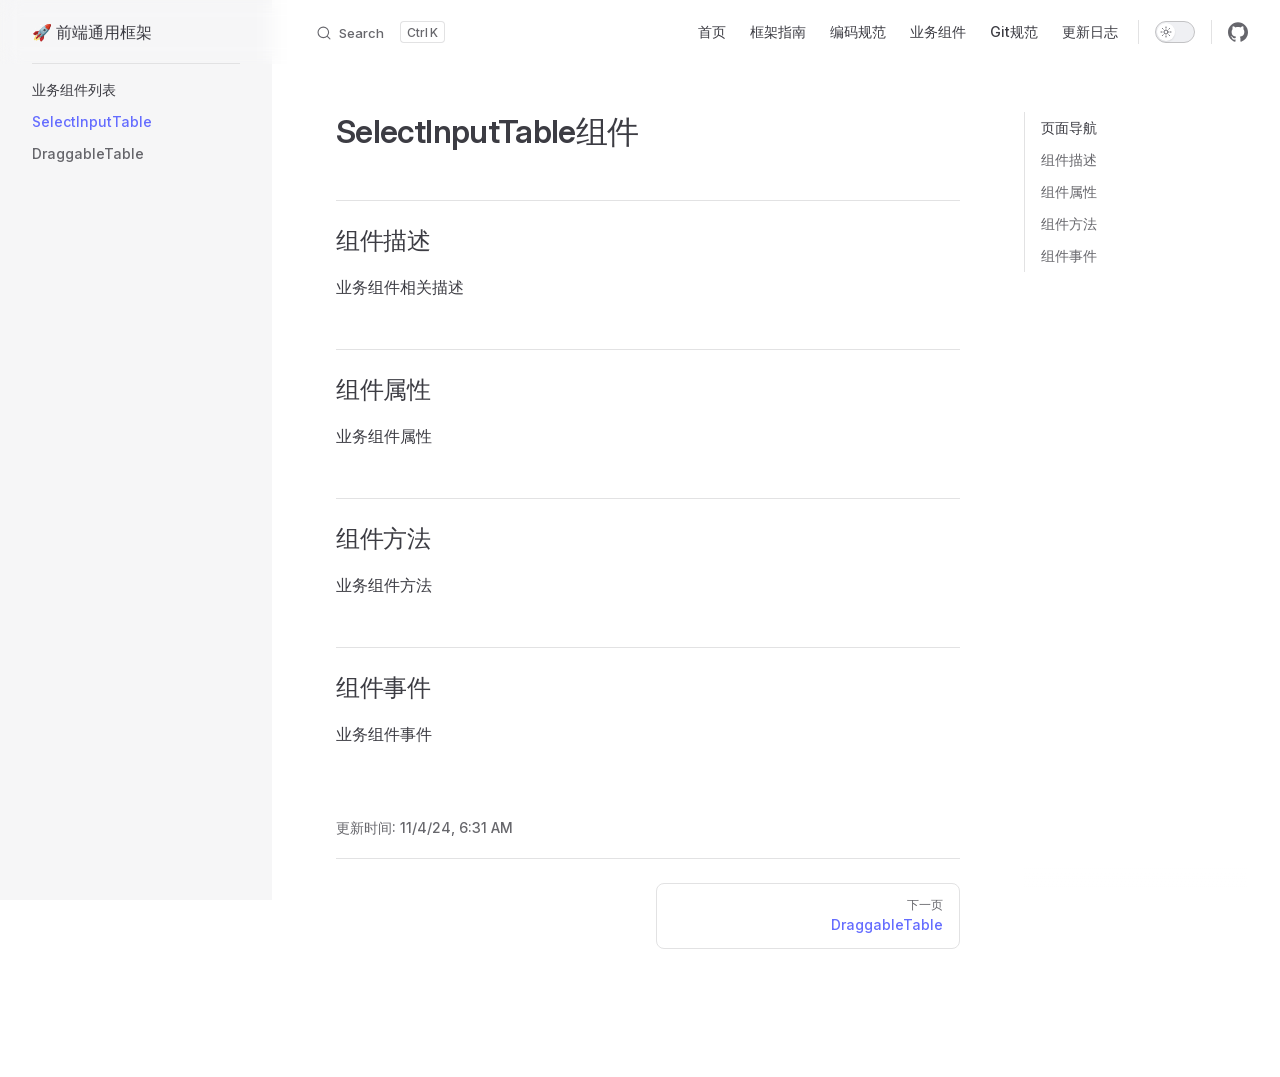
<file: business-components/select-input-table.html>
<!DOCTYPE html>
<html lang="en-US" dir="ltr">
  <head>
    <meta charset="utf-8">
    <meta name="viewport" content="width=device-width,initial-scale=1">
    <title>SelectInputTable组件 | 🚀 前端通用框架</title>
    <meta name="description" content="前端通用框架-LMX">
    <meta name="generator" content="VitePress v1.4.1">
    <link rel="preload stylesheet" href="/assets/style.DuVumDp0.css" as="style">
    
    <script type="module" src="/assets/app.B8INN1fM.js"></script>
    <link rel="preload" href="/assets/inter-roman-latin.Di8DUHzh.woff2" as="font" type="font/woff2" crossorigin="">
    <link rel="modulepreload" href="/assets/chunks/theme.DYXeAzpa.js">
    <link rel="modulepreload" href="/assets/chunks/framework.Cb3oZuCp.js">
    <link rel="modulepreload" href="/assets/business-components_select-input-table.md.DpgbVhYg.lean.js">
    <script id="check-dark-mode">(()=>{const e=localStorage.getItem("vitepress-theme-appearance")||"auto",a=window.matchMedia("(prefers-color-scheme: dark)").matches;(!e||e==="auto"?a:e==="dark")&&document.documentElement.classList.add("dark")})();</script>
    <script id="check-mac-os">document.documentElement.classList.toggle("mac",/Mac|iPhone|iPod|iPad/i.test(navigator.platform));</script>
  </head>
  <body>
    <div id="app"><div class="Layout" data-v-5d98c3a5><!--[--><!--]--><!--[--><span tabindex="-1" data-v-0f60ec36></span><a href="#VPContent" class="VPSkipLink visually-hidden" data-v-0f60ec36> Skip to content </a><!--]--><!----><header class="VPNav" data-v-5d98c3a5 data-v-ae24b3ad><div class="VPNavBar" data-v-ae24b3ad data-v-6aa21345><div class="wrapper" data-v-6aa21345><div class="container" data-v-6aa21345><div class="title" data-v-6aa21345><div class="VPNavBarTitle has-sidebar" data-v-6aa21345 data-v-ab179fa1><a class="title" href="/" data-v-ab179fa1><!--[--><!--]--><!----><span data-v-ab179fa1>🚀 前端通用框架</span><!--[--><!--]--></a></div></div><div class="content" data-v-6aa21345><div class="content-body" data-v-6aa21345><!--[--><!--]--><div class="VPNavBarSearch search" data-v-6aa21345><!--[--><!----><div id="local-search"><button type="button" class="DocSearch DocSearch-Button" aria-label="Search"><span class="DocSearch-Button-Container"><span class="vp-icon DocSearch-Search-Icon"></span><span class="DocSearch-Button-Placeholder">Search</span></span><span class="DocSearch-Button-Keys"><kbd class="DocSearch-Button-Key"></kbd><kbd class="DocSearch-Button-Key">K</kbd></span></button></div><!--]--></div><nav aria-labelledby="main-nav-aria-label" class="VPNavBarMenu menu" data-v-6aa21345 data-v-dc692963><span id="main-nav-aria-label" class="visually-hidden" data-v-dc692963> Main Navigation </span><!--[--><!--[--><a class="VPLink link VPNavBarMenuLink" href="/" tabindex="0" data-v-dc692963 data-v-e56f3d57><!--[--><span data-v-e56f3d57>首页</span><!--]--></a><!--]--><!--[--><a class="VPLink link VPNavBarMenuLink" href="/introduction-guide.html" tabindex="0" data-v-dc692963 data-v-e56f3d57><!--[--><span data-v-e56f3d57>框架指南</span><!--]--></a><!--]--><!--[--><a class="VPLink link VPNavBarMenuLink" href="/code-convention.html" tabindex="0" data-v-dc692963 data-v-e56f3d57><!--[--><span data-v-e56f3d57>编码规范</span><!--]--></a><!--]--><!--[--><a class="VPLink link VPNavBarMenuLink" href="/business-components/" tabindex="0" data-v-dc692963 data-v-e56f3d57><!--[--><span data-v-e56f3d57>业务组件</span><!--]--></a><!--]--><!--[--><a class="VPLink link VPNavBarMenuLink" href="/git-convention.html" tabindex="0" data-v-dc692963 data-v-e56f3d57><!--[--><span data-v-e56f3d57>Git规范</span><!--]--></a><!--]--><!--[--><a class="VPLink link VPNavBarMenuLink" href="/change-log.html" tabindex="0" data-v-dc692963 data-v-e56f3d57><!--[--><span data-v-e56f3d57>更新日志</span><!--]--></a><!--]--><!--]--></nav><!----><div class="VPNavBarAppearance appearance" data-v-6aa21345 data-v-6c893767><button class="VPSwitch VPSwitchAppearance" type="button" role="switch" title aria-checked="false" data-v-6c893767 data-v-5337faa4 data-v-1d5665e3><span class="check" data-v-1d5665e3><span class="icon" data-v-1d5665e3><!--[--><span class="vpi-sun sun" data-v-5337faa4></span><span class="vpi-moon moon" data-v-5337faa4></span><!--]--></span></span></button></div><div class="VPSocialLinks VPNavBarSocialLinks social-links" data-v-6aa21345 data-v-0394ad82 data-v-7bc22406><!--[--><a class="VPSocialLink no-icon" href="https://gitlab.com/lmx34844/vue3-simple-admin" aria-label="github" target="_blank" rel="noopener" data-v-7bc22406 data-v-eee4e7cb><span class="vpi-social-github" /></a><!--]--></div><div class="VPFlyout VPNavBarExtra extra" data-v-6aa21345 data-v-bb2aa2f0 data-v-cf11d7a2><button type="button" class="button" aria-haspopup="true" aria-expanded="false" aria-label="extra navigation" data-v-cf11d7a2><span class="vpi-more-horizontal icon" data-v-cf11d7a2></span></button><div class="menu" data-v-cf11d7a2><div class="VPMenu" data-v-cf11d7a2 data-v-b98bc113><!----><!--[--><!--[--><!----><div class="group" data-v-bb2aa2f0><div class="item appearance" data-v-bb2aa2f0><p class="label" data-v-bb2aa2f0>Appearance</p><div class="appearance-action" data-v-bb2aa2f0><button class="VPSwitch VPSwitchAppearance" type="button" role="switch" title aria-checked="false" data-v-bb2aa2f0 data-v-5337faa4 data-v-1d5665e3><span class="check" data-v-1d5665e3><span class="icon" data-v-1d5665e3><!--[--><span class="vpi-sun sun" data-v-5337faa4></span><span class="vpi-moon moon" data-v-5337faa4></span><!--]--></span></span></button></div></div></div><div class="group" data-v-bb2aa2f0><div class="item social-links" data-v-bb2aa2f0><div class="VPSocialLinks social-links-list" data-v-bb2aa2f0 data-v-7bc22406><!--[--><a class="VPSocialLink no-icon" href="https://gitlab.com/lmx34844/vue3-simple-admin" aria-label="github" target="_blank" rel="noopener" data-v-7bc22406 data-v-eee4e7cb><span class="vpi-social-github" /></a><!--]--></div></div></div><!--]--><!--]--></div></div></div><!--[--><!--]--><button type="button" class="VPNavBarHamburger hamburger" aria-label="mobile navigation" aria-expanded="false" aria-controls="VPNavScreen" data-v-6aa21345 data-v-e5dd9c1c><span class="container" data-v-e5dd9c1c><span class="top" data-v-e5dd9c1c></span><span class="middle" data-v-e5dd9c1c></span><span class="bottom" data-v-e5dd9c1c></span></span></button></div></div></div></div><div class="divider" data-v-6aa21345><div class="divider-line" data-v-6aa21345></div></div></div><!----></header><div class="VPLocalNav has-sidebar empty" data-v-5d98c3a5 data-v-a6f0e41e><div class="container" data-v-a6f0e41e><button class="menu" aria-expanded="false" aria-controls="VPSidebarNav" data-v-a6f0e41e><span class="vpi-align-left menu-icon" data-v-a6f0e41e></span><span class="menu-text" data-v-a6f0e41e>Menu</span></button><div class="VPLocalNavOutlineDropdown" style="--vp-vh:0px;" data-v-a6f0e41e data-v-17a5e62e><button data-v-17a5e62e>返回顶部</button><!----></div></div></div><aside class="VPSidebar" data-v-5d98c3a5 data-v-319d5ca6><div class="curtain" data-v-319d5ca6></div><nav class="nav" id="VPSidebarNav" aria-labelledby="sidebar-aria-label" tabindex="-1" data-v-319d5ca6><span class="visually-hidden" id="sidebar-aria-label" data-v-319d5ca6> Sidebar Navigation </span><!--[--><!--]--><!--[--><div class="no-transition group" data-v-c40bc020><section class="VPSidebarItem level-0 has-active" data-v-c40bc020 data-v-b7550ba0><div class="item" role="button" tabindex="0" data-v-b7550ba0><div class="indicator" data-v-b7550ba0></div><h2 class="text" data-v-b7550ba0>业务组件列表</h2><!----></div><div class="items" data-v-b7550ba0><!--[--><div class="VPSidebarItem level-1 is-link" data-v-b7550ba0 data-v-b7550ba0><!----><!----></div><div class="VPSidebarItem level-1 is-link" data-v-b7550ba0 data-v-b7550ba0><div class="item" data-v-b7550ba0><div class="indicator" data-v-b7550ba0></div><a class="VPLink link link" href="/business-components/select-input-table.html" data-v-b7550ba0><!--[--><p class="text" data-v-b7550ba0>SelectInputTable</p><!--]--></a><!----></div><!----></div><div class="VPSidebarItem level-1 is-link" data-v-b7550ba0 data-v-b7550ba0><div class="item" data-v-b7550ba0><div class="indicator" data-v-b7550ba0></div><a class="VPLink link link" href="/business-components/draggable-table.html" data-v-b7550ba0><!--[--><p class="text" data-v-b7550ba0>DraggableTable</p><!--]--></a><!----></div><!----></div><!--]--></div></section></div><!--]--><!--[--><!--]--></nav></aside><div class="VPContent has-sidebar" id="VPContent" data-v-5d98c3a5 data-v-1428d186><div class="VPDoc has-sidebar has-aside" data-v-1428d186 data-v-39a288b8><!--[--><!--]--><div class="container" data-v-39a288b8><div class="aside" data-v-39a288b8><div class="aside-curtain" data-v-39a288b8></div><div class="aside-container" data-v-39a288b8><div class="aside-content" data-v-39a288b8><div class="VPDocAside" data-v-39a288b8 data-v-3f215769><!--[--><!--]--><!--[--><!--]--><nav aria-labelledby="doc-outline-aria-label" class="VPDocAsideOutline" data-v-3f215769 data-v-a5bbad30><div class="content" data-v-a5bbad30><div class="outline-marker" data-v-a5bbad30></div><div aria-level="2" class="outline-title" id="doc-outline-aria-label" role="heading" data-v-a5bbad30>页面导航</div><ul class="VPDocOutlineItem root" data-v-a5bbad30 data-v-b933a997><!--[--><!--]--></ul></div></nav><!--[--><!--]--><div class="spacer" data-v-3f215769></div><!--[--><!--]--><!----><!--[--><!--]--><!--[--><!--]--></div></div></div></div><div class="content" data-v-39a288b8><div class="content-container" data-v-39a288b8><!--[--><!--]--><main class="main" data-v-39a288b8><div style="position:relative;" class="vp-doc _business-components_select-input-table" data-v-39a288b8><div><h1 id="selectinputtable组件" tabindex="-1">SelectInputTable组件 <a class="header-anchor" href="#selectinputtable组件" aria-label="Permalink to &quot;SelectInputTable组件&quot;">​</a></h1><h2 id="组件描述" tabindex="-1">组件描述 <a class="header-anchor" href="#组件描述" aria-label="Permalink to &quot;组件描述&quot;">​</a></h2><p>业务组件相关描述</p><h2 id="组件属性" tabindex="-1">组件属性 <a class="header-anchor" href="#组件属性" aria-label="Permalink to &quot;组件属性&quot;">​</a></h2><p>业务组件属性</p><h2 id="组件方法" tabindex="-1">组件方法 <a class="header-anchor" href="#组件方法" aria-label="Permalink to &quot;组件方法&quot;">​</a></h2><p>业务组件方法</p><h2 id="组件事件" tabindex="-1">组件事件 <a class="header-anchor" href="#组件事件" aria-label="Permalink to &quot;组件事件&quot;">​</a></h2><p>业务组件事件</p></div></div></main><footer class="VPDocFooter" data-v-39a288b8 data-v-e257564d><!--[--><!--]--><div class="edit-info" data-v-e257564d><!----><div class="last-updated" data-v-e257564d><p class="VPLastUpdated" data-v-e257564d data-v-e98dd255>更新时间: <time datetime="2024-11-04T06:31:00.000Z" data-v-e98dd255></time></p></div></div><nav class="prev-next" aria-labelledby="doc-footer-aria-label" data-v-e257564d><span class="visually-hidden" id="doc-footer-aria-label" data-v-e257564d>Pager</span><div class="pager" data-v-e257564d><!----></div><div class="pager" data-v-e257564d><a class="VPLink link pager-link next" href="/business-components/draggable-table.html" data-v-e257564d><!--[--><span class="desc" data-v-e257564d>下一页</span><span class="title" data-v-e257564d>DraggableTable</span><!--]--></a></div></nav></footer><!--[--><!--]--></div></div></div><!--[--><!--]--></div></div><footer class="VPFooter has-sidebar" data-v-5d98c3a5 data-v-e315a0ad><div class="container" data-v-e315a0ad><p class="message" data-v-e315a0ad>基于 MIT 许可发布</p><p class="copyright" data-v-e315a0ad>Copyright © 2024-2025 框架作者(LMX)  版权所有</p></div></footer><!--[--><!--]--></div></div>
    <script>window.__VP_HASH_MAP__=JSON.parse("{\"business-components_draggable-table.md\":\"CYT_RFsx\",\"business-components_index.md\":\"CPPKTR6E\",\"business-components_select-input-table.md\":\"DpgbVhYg\",\"change-log.md\":\"D28tkFuS\",\"code-convention.md\":\"DeFGQ697\",\"git-convention.md\":\"DaRJJDQV\",\"index.md\":\"VU58uMYD\",\"introduction-guide.md\":\"DAeZ4rQ5\"}");window.__VP_SITE_DATA__=JSON.parse("{\"lang\":\"en-US\",\"dir\":\"ltr\",\"title\":\"🚀 前端通用框架\",\"description\":\"前端通用框架-LMX\",\"base\":\"/\",\"head\":[],\"router\":{\"prefetchLinks\":true},\"appearance\":true,\"themeConfig\":{\"search\":{\"provider\":\"local\"},\"nav\":[{\"text\":\"首页\",\"link\":\"/\"},{\"text\":\"框架指南\",\"link\":\"/introduction-guide\"},{\"text\":\"编码规范\",\"link\":\"/code-convention\"},{\"text\":\"业务组件\",\"link\":\"/business-components/\"},{\"text\":\"Git规范\",\"link\":\"/git-convention\"},{\"text\":\"更新日志\",\"link\":\"/change-log\"}],\"sidebar\":{\"/business-components/\":[{\"text\":\"业务组件列表\",\"items\":[{\"text\":\"\",\"link\":\"/business-components/\"},{\"text\":\"SelectInputTable\",\"link\":\"/business-components/select-input-table\"},{\"text\":\"DraggableTable\",\"link\":\"/business-components/draggable-table\"}]}]},\"socialLinks\":[{\"icon\":\"github\",\"link\":\"https://gitlab.com/lmx34844/vue3-simple-admin\"}],\"outline\":{\"label\":\"页面导航\"},\"docFooter\":{\"prev\":\"上一页\",\"next\":\"下一页\"},\"lastUpdated\":{\"text\":\"更新时间\"},\"darkModeSwitchTitle\":\"切换到深色模式\",\"lightModeSwitchTitle\":\"切换到浅色模式\",\"returnToTopLabel\":\"返回顶部\",\"footer\":{\"message\":\"基于 MIT 许可发布\",\"copyright\":\"Copyright © 2024-2025 框架作者(LMX)  版权所有\"}},\"locales\":{},\"scrollOffset\":134,\"cleanUrls\":false}");</script>
    
  </body>
</html>
</file>
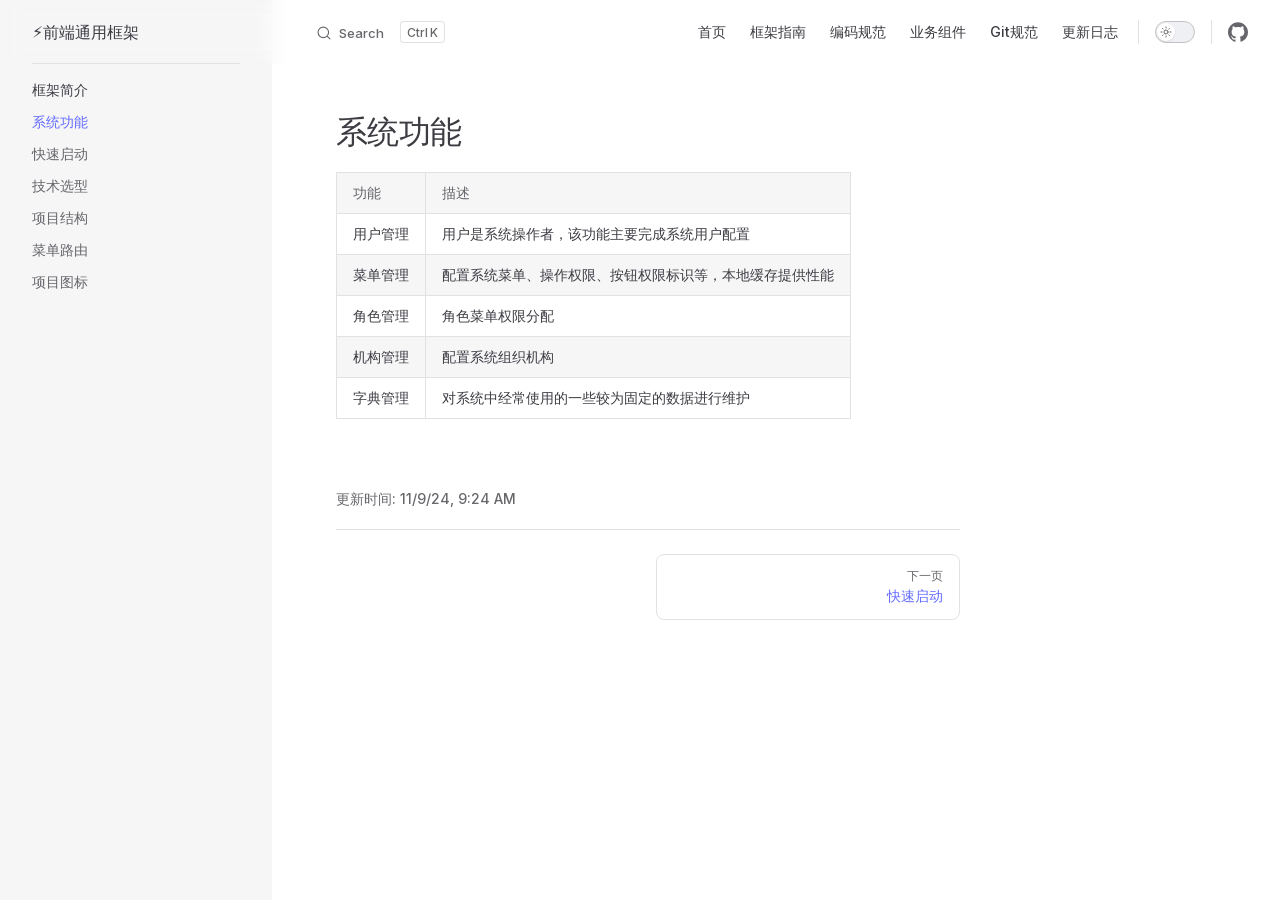
<file: introduction-guides/capabilities.html>
<!DOCTYPE html>
<html lang="en-US" dir="ltr">
  <head>
    <meta charset="utf-8">
    <meta name="viewport" content="width=device-width,initial-scale=1">
    <title>系统功能 | ⚡前端通用框架</title>
    <meta name="description" content="前端通用框架-LMX">
    <meta name="generator" content="VitePress v1.4.5">
    <link rel="preload stylesheet" href="/assets/style.kKRJq80s.css" as="style">
    
    <script type="module" src="/assets/app.Dr-7yng0.js"></script>
    <link rel="preload" href="/assets/inter-roman-latin.Di8DUHzh.woff2" as="font" type="font/woff2" crossorigin="">
    <link rel="modulepreload" href="/assets/chunks/theme.CwDk7L3u.js">
    <link rel="modulepreload" href="/assets/chunks/framework.CkE-cstl.js">
    <link rel="modulepreload" href="/assets/introduction-guides_capabilities.md.CUNuVIOv.lean.js">
    <script id="check-dark-mode">(()=>{const e=localStorage.getItem("vitepress-theme-appearance")||"auto",a=window.matchMedia("(prefers-color-scheme: dark)").matches;(!e||e==="auto"?a:e==="dark")&&document.documentElement.classList.add("dark")})();</script>
    <script id="check-mac-os">document.documentElement.classList.toggle("mac",/Mac|iPhone|iPod|iPad/i.test(navigator.platform));</script>
  </head>
  <body>
    <div id="app"><div class="Layout" data-v-45bd9870><!--[--><!--]--><!--[--><span tabindex="-1" data-v-a5170f03></span><a href="#VPContent" class="VPSkipLink visually-hidden" data-v-a5170f03> Skip to content </a><!--]--><!----><header class="VPNav" data-v-45bd9870 data-v-7f328a54><div class="VPNavBar" data-v-7f328a54 data-v-ff12ffd2><div class="wrapper" data-v-ff12ffd2><div class="container" data-v-ff12ffd2><div class="title" data-v-ff12ffd2><div class="VPNavBarTitle has-sidebar" data-v-ff12ffd2 data-v-79b7fe9c><a class="title" href="/" data-v-79b7fe9c><!--[--><!--]--><!----><span data-v-79b7fe9c>⚡前端通用框架</span><!--[--><!--]--></a></div></div><div class="content" data-v-ff12ffd2><div class="content-body" data-v-ff12ffd2><!--[--><!--]--><div class="VPNavBarSearch search" data-v-ff12ffd2><!--[--><!----><div id="local-search"><button type="button" class="DocSearch DocSearch-Button" aria-label="Search"><span class="DocSearch-Button-Container"><span class="vp-icon DocSearch-Search-Icon"></span><span class="DocSearch-Button-Placeholder">Search</span></span><span class="DocSearch-Button-Keys"><kbd class="DocSearch-Button-Key"></kbd><kbd class="DocSearch-Button-Key">K</kbd></span></button></div><!--]--></div><nav aria-labelledby="main-nav-aria-label" class="VPNavBarMenu menu" data-v-ff12ffd2 data-v-63fab308><span id="main-nav-aria-label" class="visually-hidden" data-v-63fab308> Main Navigation </span><!--[--><!--[--><a class="VPLink link VPNavBarMenuLink" href="/" tabindex="0" data-v-63fab308 data-v-27b82160><!--[--><span data-v-27b82160>首页</span><!--]--></a><!--]--><!--[--><a class="VPLink link VPNavBarMenuLink" href="/introduction-guides/" tabindex="0" data-v-63fab308 data-v-27b82160><!--[--><span data-v-27b82160>框架指南</span><!--]--></a><!--]--><!--[--><a class="VPLink link VPNavBarMenuLink" href="/code-convention.html" tabindex="0" data-v-63fab308 data-v-27b82160><!--[--><span data-v-27b82160>编码规范</span><!--]--></a><!--]--><!--[--><a class="VPLink link VPNavBarMenuLink" href="/business-components/" tabindex="0" data-v-63fab308 data-v-27b82160><!--[--><span data-v-27b82160>业务组件</span><!--]--></a><!--]--><!--[--><a class="VPLink link VPNavBarMenuLink" href="/git-convention.html" tabindex="0" data-v-63fab308 data-v-27b82160><!--[--><span data-v-27b82160>Git规范</span><!--]--></a><!--]--><!--[--><a class="VPLink link VPNavBarMenuLink" href="/change-log.html" tabindex="0" data-v-63fab308 data-v-27b82160><!--[--><span data-v-27b82160>更新日志</span><!--]--></a><!--]--><!--]--></nav><!----><div class="VPNavBarAppearance appearance" data-v-ff12ffd2 data-v-e23748a7><button class="VPSwitch VPSwitchAppearance" type="button" role="switch" title aria-checked="false" data-v-e23748a7 data-v-ae705039 data-v-c42326c6><span class="check" data-v-c42326c6><span class="icon" data-v-c42326c6><!--[--><span class="vpi-sun sun" data-v-ae705039></span><span class="vpi-moon moon" data-v-ae705039></span><!--]--></span></span></button></div><div class="VPSocialLinks VPNavBarSocialLinks social-links" data-v-ff12ffd2 data-v-e857cf55 data-v-d1147c66><!--[--><a class="VPSocialLink no-icon" href="https://gitlab.com/lmx34844/vue3-simple-admin" aria-label="github" target="_blank" rel="noopener" data-v-d1147c66 data-v-c86d1ebd><span class="vpi-social-github" /></a><!--]--></div><div class="VPFlyout VPNavBarExtra extra" data-v-ff12ffd2 data-v-ed40c212 data-v-6de5588c><button type="button" class="button" aria-haspopup="true" aria-expanded="false" aria-label="extra navigation" data-v-6de5588c><span class="vpi-more-horizontal icon" data-v-6de5588c></span></button><div class="menu" data-v-6de5588c><div class="VPMenu" data-v-6de5588c data-v-4c029347><!----><!--[--><!--[--><!----><div class="group" data-v-ed40c212><div class="item appearance" data-v-ed40c212><p class="label" data-v-ed40c212>Appearance</p><div class="appearance-action" data-v-ed40c212><button class="VPSwitch VPSwitchAppearance" type="button" role="switch" title aria-checked="false" data-v-ed40c212 data-v-ae705039 data-v-c42326c6><span class="check" data-v-c42326c6><span class="icon" data-v-c42326c6><!--[--><span class="vpi-sun sun" data-v-ae705039></span><span class="vpi-moon moon" data-v-ae705039></span><!--]--></span></span></button></div></div></div><div class="group" data-v-ed40c212><div class="item social-links" data-v-ed40c212><div class="VPSocialLinks social-links-list" data-v-ed40c212 data-v-d1147c66><!--[--><a class="VPSocialLink no-icon" href="https://gitlab.com/lmx34844/vue3-simple-admin" aria-label="github" target="_blank" rel="noopener" data-v-d1147c66 data-v-c86d1ebd><span class="vpi-social-github" /></a><!--]--></div></div></div><!--]--><!--]--></div></div></div><!--[--><!--]--><button type="button" class="VPNavBarHamburger hamburger" aria-label="mobile navigation" aria-expanded="false" aria-controls="VPNavScreen" data-v-ff12ffd2 data-v-e5017367><span class="container" data-v-e5017367><span class="top" data-v-e5017367></span><span class="middle" data-v-e5017367></span><span class="bottom" data-v-e5017367></span></span></button></div></div></div></div><div class="divider" data-v-ff12ffd2><div class="divider-line" data-v-ff12ffd2></div></div></div><!----></header><div class="VPLocalNav has-sidebar empty" data-v-45bd9870 data-v-ab5b44c3><div class="container" data-v-ab5b44c3><button class="menu" aria-expanded="false" aria-controls="VPSidebarNav" data-v-ab5b44c3><span class="vpi-align-left menu-icon" data-v-ab5b44c3></span><span class="menu-text" data-v-ab5b44c3>Menu</span></button><div class="VPLocalNavOutlineDropdown" style="--vp-vh:0px;" data-v-ab5b44c3 data-v-12f1e482><button data-v-12f1e482>返回顶部</button><!----></div></div></div><aside class="VPSidebar" data-v-45bd9870 data-v-e4241f18><div class="curtain" data-v-e4241f18></div><nav class="nav" id="VPSidebarNav" aria-labelledby="sidebar-aria-label" tabindex="-1" data-v-e4241f18><span class="visually-hidden" id="sidebar-aria-label" data-v-e4241f18> Sidebar Navigation </span><!--[--><!--]--><!--[--><div class="no-transition group" data-v-c0e30152><section class="VPSidebarItem level-0 has-active" data-v-c0e30152 data-v-219f6996><div class="item" role="button" tabindex="0" data-v-219f6996><div class="indicator" data-v-219f6996></div><h2 class="text" data-v-219f6996>框架简介</h2><!----></div><div class="items" data-v-219f6996><!--[--><div class="VPSidebarItem level-1 is-link" data-v-219f6996 data-v-219f6996><!----><!----></div><div class="VPSidebarItem level-1 is-link" data-v-219f6996 data-v-219f6996><div class="item" data-v-219f6996><div class="indicator" data-v-219f6996></div><a class="VPLink link link" href="/introduction-guides/capabilities.html" data-v-219f6996><!--[--><p class="text" data-v-219f6996>系统功能</p><!--]--></a><!----></div><!----></div><div class="VPSidebarItem level-1 is-link" data-v-219f6996 data-v-219f6996><div class="item" data-v-219f6996><div class="indicator" data-v-219f6996></div><a class="VPLink link link" href="/introduction-guides/start.html" data-v-219f6996><!--[--><p class="text" data-v-219f6996>快速启动</p><!--]--></a><!----></div><!----></div><div class="VPSidebarItem level-1 is-link" data-v-219f6996 data-v-219f6996><div class="item" data-v-219f6996><div class="indicator" data-v-219f6996></div><a class="VPLink link link" href="/introduction-guides/technology.html" data-v-219f6996><!--[--><p class="text" data-v-219f6996>技术选型</p><!--]--></a><!----></div><!----></div><div class="VPSidebarItem level-1 is-link" data-v-219f6996 data-v-219f6996><div class="item" data-v-219f6996><div class="indicator" data-v-219f6996></div><a class="VPLink link link" href="/introduction-guides/structure.html" data-v-219f6996><!--[--><p class="text" data-v-219f6996>项目结构</p><!--]--></a><!----></div><!----></div><div class="VPSidebarItem level-1 is-link" data-v-219f6996 data-v-219f6996><div class="item" data-v-219f6996><div class="indicator" data-v-219f6996></div><a class="VPLink link link" href="/introduction-guides/router.html" data-v-219f6996><!--[--><p class="text" data-v-219f6996>菜单路由</p><!--]--></a><!----></div><!----></div><div class="VPSidebarItem level-1 is-link" data-v-219f6996 data-v-219f6996><div class="item" data-v-219f6996><div class="indicator" data-v-219f6996></div><a class="VPLink link link" href="/introduction-guides/icon.html" data-v-219f6996><!--[--><p class="text" data-v-219f6996>项目图标</p><!--]--></a><!----></div><!----></div><!--]--></div></section></div><!--]--><!--[--><!--]--></nav></aside><div class="VPContent has-sidebar" id="VPContent" data-v-45bd9870 data-v-de7b371e><div class="VPDoc has-sidebar has-aside" data-v-de7b371e data-v-64707970><!--[--><!--]--><div class="container" data-v-64707970><div class="aside" data-v-64707970><div class="aside-curtain" data-v-64707970></div><div class="aside-container" data-v-64707970><div class="aside-content" data-v-64707970><div class="VPDocAside" data-v-64707970 data-v-03b6c620><!--[--><!--]--><!--[--><!--]--><nav aria-labelledby="doc-outline-aria-label" class="VPDocAsideOutline" data-v-03b6c620 data-v-0ec36a9c><div class="content" data-v-0ec36a9c><div class="outline-marker" data-v-0ec36a9c></div><div aria-level="2" class="outline-title" id="doc-outline-aria-label" role="heading" data-v-0ec36a9c>页面导航</div><ul class="VPDocOutlineItem root" data-v-0ec36a9c data-v-4b2ac15c><!--[--><!--]--></ul></div></nav><!--[--><!--]--><div class="spacer" data-v-03b6c620></div><!--[--><!--]--><!----><!--[--><!--]--><!--[--><!--]--></div></div></div></div><div class="content" data-v-64707970><div class="content-container" data-v-64707970><!--[--><!--]--><main class="main" data-v-64707970><div style="position:relative;" class="vp-doc _introduction-guides_capabilities" data-v-64707970><div><h1 id="系统功能" tabindex="-1">系统功能 <a class="header-anchor" href="#系统功能" aria-label="Permalink to &quot;系统功能&quot;">​</a></h1><table tabindex="0"><thead><tr><th>功能</th><th>描述</th></tr></thead><tbody><tr><td>用户管理</td><td>用户是系统操作者，该功能主要完成系统用户配置</td></tr><tr><td>菜单管理</td><td>配置系统菜单、操作权限、按钮权限标识等，本地缓存提供性能</td></tr><tr><td>角色管理</td><td>角色菜单权限分配</td></tr><tr><td>机构管理</td><td>配置系统组织机构</td></tr><tr><td>字典管理</td><td>对系统中经常使用的一些较为固定的数据进行维护</td></tr></tbody></table></div></div></main><footer class="VPDocFooter" data-v-64707970 data-v-6a59c421><!--[--><!--]--><div class="edit-info" data-v-6a59c421><!----><div class="last-updated" data-v-6a59c421><p class="VPLastUpdated" data-v-6a59c421 data-v-82e73c53>更新时间: <time datetime="2024-11-09T09:24:55.000Z" data-v-82e73c53></time></p></div></div><nav class="prev-next" aria-labelledby="doc-footer-aria-label" data-v-6a59c421><span class="visually-hidden" id="doc-footer-aria-label" data-v-6a59c421>Pager</span><div class="pager" data-v-6a59c421><!----></div><div class="pager" data-v-6a59c421><a class="VPLink link pager-link next" href="/introduction-guides/start.html" data-v-6a59c421><!--[--><span class="desc" data-v-6a59c421>下一页</span><span class="title" data-v-6a59c421>快速启动</span><!--]--></a></div></nav></footer><!--[--><!--]--></div></div></div><!--[--><!--]--></div></div><footer class="VPFooter has-sidebar" data-v-45bd9870 data-v-3344ac8e><div class="container" data-v-3344ac8e><p class="message" data-v-3344ac8e>基于 MIT 许可发布</p><p class="copyright" data-v-3344ac8e>Copyright © 2024-2025 框架作者(LMX)  版权所有</p></div></footer><!--[--><!--]--></div></div>
    <script>window.__VP_HASH_MAP__=JSON.parse("{\"business-components_confirm.md\":\"CdXgnixH\",\"business-components_index.md\":\"x4ILx9tX\",\"business-components_message.md\":\"DAFS_prg\",\"business-components_pop-confirm.md\":\"D-7r8ZG0\",\"change-log.md\":\"D0qrPhrQ\",\"code-convention.md\":\"WgxpR1yG\",\"git-convention.md\":\"D1aGFrju\",\"index.md\":\"BYs-LrGl\",\"introduction-guides_capabilities.md\":\"CUNuVIOv\",\"introduction-guides_icon.md\":\"BKpHWzrQ\",\"introduction-guides_index.md\":\"D90U_hJW\",\"introduction-guides_router.md\":\"BJ-DEOmM\",\"introduction-guides_start.md\":\"B2QiyVxB\",\"introduction-guides_structure.md\":\"zjAa0RRz\",\"introduction-guides_technology.md\":\"B0H_Qm3t\"}");window.__VP_SITE_DATA__=JSON.parse("{\"lang\":\"en-US\",\"dir\":\"ltr\",\"title\":\"⚡前端通用框架\",\"description\":\"前端通用框架-LMX\",\"base\":\"/\",\"head\":[],\"router\":{\"prefetchLinks\":true},\"appearance\":true,\"themeConfig\":{\"search\":{\"provider\":\"local\"},\"nav\":[{\"text\":\"首页\",\"link\":\"/\"},{\"text\":\"框架指南\",\"link\":\"/introduction-guides/\"},{\"text\":\"编码规范\",\"link\":\"/code-convention\"},{\"text\":\"业务组件\",\"link\":\"/business-components/\"},{\"text\":\"Git规范\",\"link\":\"/git-convention\"},{\"text\":\"更新日志\",\"link\":\"/change-log\"}],\"sidebar\":{\"/introduction-guides/\":[{\"text\":\"框架简介\",\"items\":[{\"text\":\"\",\"link\":\"/introduction-guides/\"},{\"text\":\"系统功能\",\"link\":\"/introduction-guides/capabilities\"},{\"text\":\"快速启动\",\"link\":\"/introduction-guides/start\"},{\"text\":\"技术选型\",\"link\":\"/introduction-guides/technology\"},{\"text\":\"项目结构\",\"link\":\"/introduction-guides/structure\"},{\"text\":\"菜单路由\",\"link\":\"/introduction-guides/router\"},{\"text\":\"项目图标\",\"link\":\"/introduction-guides/icon\"}]}],\"/business-components/\":[{\"text\":\"业务组件列表\",\"items\":[{\"text\":\"\",\"link\":\"/business-components/\"},{\"text\":\"Message\",\"link\":\"/business-components/message\"},{\"text\":\"Confirm\",\"link\":\"/business-components/confirm\"},{\"text\":\"PopConfirm\",\"link\":\"/business-components/pop-confirm\"}]}]},\"socialLinks\":[{\"icon\":\"github\",\"link\":\"https://gitlab.com/lmx34844/vue3-simple-admin\"}],\"outline\":{\"label\":\"页面导航\"},\"docFooter\":{\"prev\":\"上一页\",\"next\":\"下一页\"},\"lastUpdated\":{\"text\":\"更新时间\"},\"darkModeSwitchTitle\":\"切换到深色模式\",\"lightModeSwitchTitle\":\"切换到浅色模式\",\"returnToTopLabel\":\"返回顶部\",\"footer\":{\"message\":\"基于 MIT 许可发布\",\"copyright\":\"Copyright © 2024-2025 框架作者(LMX)  版权所有\"}},\"locales\":{},\"scrollOffset\":134,\"cleanUrls\":false}");</script>
    
  </body>
</html>
</file>
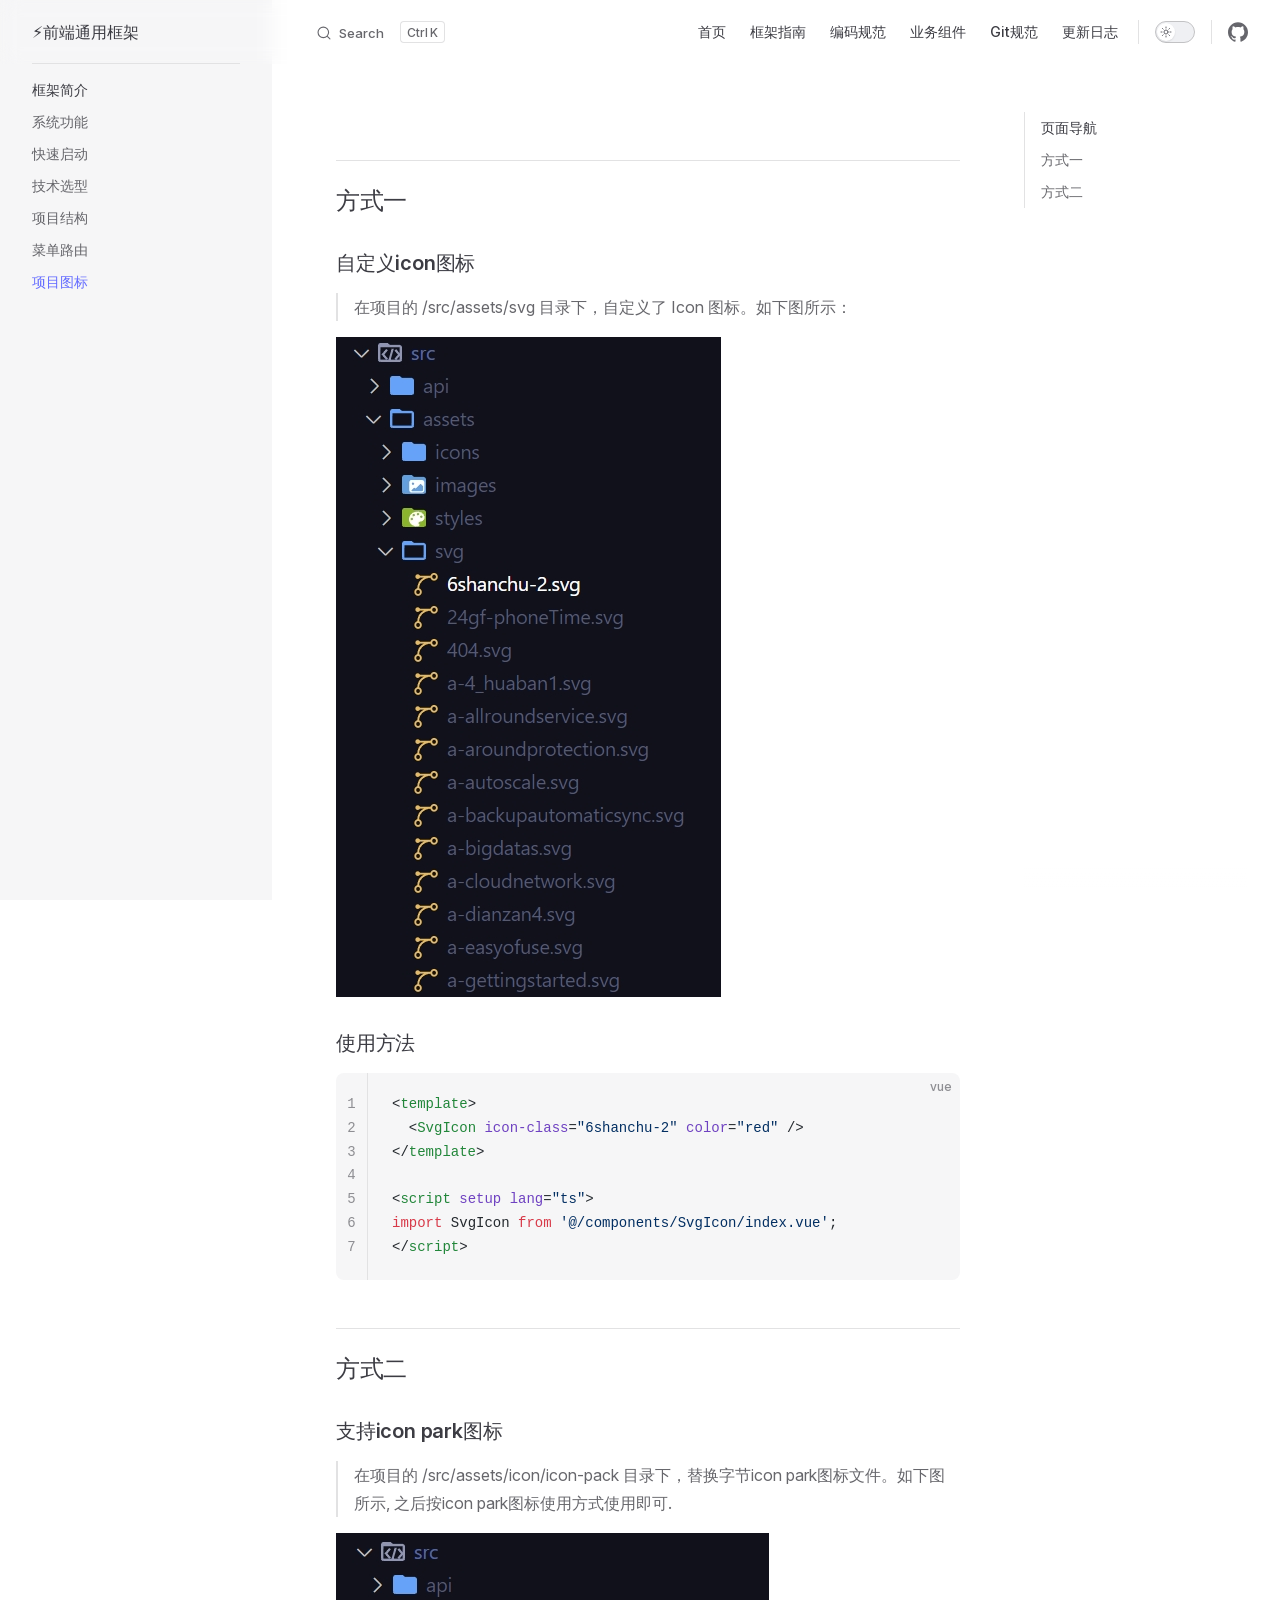
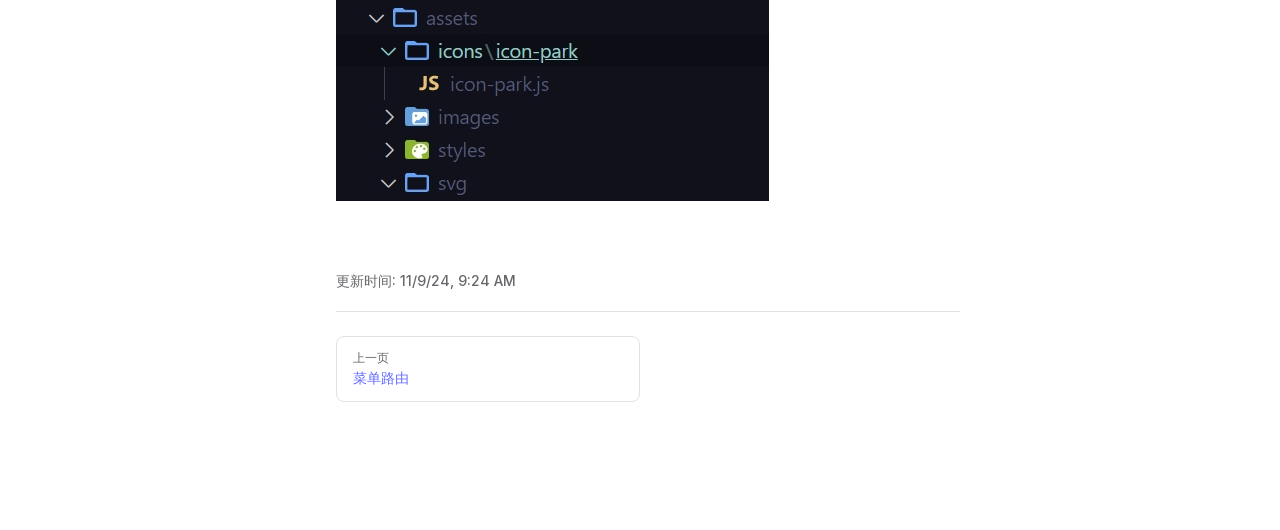
<file: introduction-guides/icon.html>
<!DOCTYPE html>
<html lang="en-US" dir="ltr">
  <head>
    <meta charset="utf-8">
    <meta name="viewport" content="width=device-width,initial-scale=1">
    <title>⚡前端通用框架</title>
    <meta name="description" content="前端通用框架-LMX">
    <meta name="generator" content="VitePress v1.4.5">
    <link rel="preload stylesheet" href="/assets/style.kKRJq80s.css" as="style">
    
    <script type="module" src="/assets/app.Dr-7yng0.js"></script>
    <link rel="preload" href="/assets/inter-roman-latin.Di8DUHzh.woff2" as="font" type="font/woff2" crossorigin="">
    <link rel="modulepreload" href="/assets/chunks/theme.CwDk7L3u.js">
    <link rel="modulepreload" href="/assets/chunks/framework.CkE-cstl.js">
    <link rel="modulepreload" href="/assets/introduction-guides_icon.md.BKpHWzrQ.lean.js">
    <script id="check-dark-mode">(()=>{const e=localStorage.getItem("vitepress-theme-appearance")||"auto",a=window.matchMedia("(prefers-color-scheme: dark)").matches;(!e||e==="auto"?a:e==="dark")&&document.documentElement.classList.add("dark")})();</script>
    <script id="check-mac-os">document.documentElement.classList.toggle("mac",/Mac|iPhone|iPod|iPad/i.test(navigator.platform));</script>
  </head>
  <body>
    <div id="app"><div class="Layout" data-v-45bd9870><!--[--><!--]--><!--[--><span tabindex="-1" data-v-a5170f03></span><a href="#VPContent" class="VPSkipLink visually-hidden" data-v-a5170f03> Skip to content </a><!--]--><!----><header class="VPNav" data-v-45bd9870 data-v-7f328a54><div class="VPNavBar" data-v-7f328a54 data-v-ff12ffd2><div class="wrapper" data-v-ff12ffd2><div class="container" data-v-ff12ffd2><div class="title" data-v-ff12ffd2><div class="VPNavBarTitle has-sidebar" data-v-ff12ffd2 data-v-79b7fe9c><a class="title" href="/" data-v-79b7fe9c><!--[--><!--]--><!----><span data-v-79b7fe9c>⚡前端通用框架</span><!--[--><!--]--></a></div></div><div class="content" data-v-ff12ffd2><div class="content-body" data-v-ff12ffd2><!--[--><!--]--><div class="VPNavBarSearch search" data-v-ff12ffd2><!--[--><!----><div id="local-search"><button type="button" class="DocSearch DocSearch-Button" aria-label="Search"><span class="DocSearch-Button-Container"><span class="vp-icon DocSearch-Search-Icon"></span><span class="DocSearch-Button-Placeholder">Search</span></span><span class="DocSearch-Button-Keys"><kbd class="DocSearch-Button-Key"></kbd><kbd class="DocSearch-Button-Key">K</kbd></span></button></div><!--]--></div><nav aria-labelledby="main-nav-aria-label" class="VPNavBarMenu menu" data-v-ff12ffd2 data-v-63fab308><span id="main-nav-aria-label" class="visually-hidden" data-v-63fab308> Main Navigation </span><!--[--><!--[--><a class="VPLink link VPNavBarMenuLink" href="/" tabindex="0" data-v-63fab308 data-v-27b82160><!--[--><span data-v-27b82160>首页</span><!--]--></a><!--]--><!--[--><a class="VPLink link VPNavBarMenuLink" href="/introduction-guides/" tabindex="0" data-v-63fab308 data-v-27b82160><!--[--><span data-v-27b82160>框架指南</span><!--]--></a><!--]--><!--[--><a class="VPLink link VPNavBarMenuLink" href="/code-convention.html" tabindex="0" data-v-63fab308 data-v-27b82160><!--[--><span data-v-27b82160>编码规范</span><!--]--></a><!--]--><!--[--><a class="VPLink link VPNavBarMenuLink" href="/business-components/" tabindex="0" data-v-63fab308 data-v-27b82160><!--[--><span data-v-27b82160>业务组件</span><!--]--></a><!--]--><!--[--><a class="VPLink link VPNavBarMenuLink" href="/git-convention.html" tabindex="0" data-v-63fab308 data-v-27b82160><!--[--><span data-v-27b82160>Git规范</span><!--]--></a><!--]--><!--[--><a class="VPLink link VPNavBarMenuLink" href="/change-log.html" tabindex="0" data-v-63fab308 data-v-27b82160><!--[--><span data-v-27b82160>更新日志</span><!--]--></a><!--]--><!--]--></nav><!----><div class="VPNavBarAppearance appearance" data-v-ff12ffd2 data-v-e23748a7><button class="VPSwitch VPSwitchAppearance" type="button" role="switch" title aria-checked="false" data-v-e23748a7 data-v-ae705039 data-v-c42326c6><span class="check" data-v-c42326c6><span class="icon" data-v-c42326c6><!--[--><span class="vpi-sun sun" data-v-ae705039></span><span class="vpi-moon moon" data-v-ae705039></span><!--]--></span></span></button></div><div class="VPSocialLinks VPNavBarSocialLinks social-links" data-v-ff12ffd2 data-v-e857cf55 data-v-d1147c66><!--[--><a class="VPSocialLink no-icon" href="https://gitlab.com/lmx34844/vue3-simple-admin" aria-label="github" target="_blank" rel="noopener" data-v-d1147c66 data-v-c86d1ebd><span class="vpi-social-github" /></a><!--]--></div><div class="VPFlyout VPNavBarExtra extra" data-v-ff12ffd2 data-v-ed40c212 data-v-6de5588c><button type="button" class="button" aria-haspopup="true" aria-expanded="false" aria-label="extra navigation" data-v-6de5588c><span class="vpi-more-horizontal icon" data-v-6de5588c></span></button><div class="menu" data-v-6de5588c><div class="VPMenu" data-v-6de5588c data-v-4c029347><!----><!--[--><!--[--><!----><div class="group" data-v-ed40c212><div class="item appearance" data-v-ed40c212><p class="label" data-v-ed40c212>Appearance</p><div class="appearance-action" data-v-ed40c212><button class="VPSwitch VPSwitchAppearance" type="button" role="switch" title aria-checked="false" data-v-ed40c212 data-v-ae705039 data-v-c42326c6><span class="check" data-v-c42326c6><span class="icon" data-v-c42326c6><!--[--><span class="vpi-sun sun" data-v-ae705039></span><span class="vpi-moon moon" data-v-ae705039></span><!--]--></span></span></button></div></div></div><div class="group" data-v-ed40c212><div class="item social-links" data-v-ed40c212><div class="VPSocialLinks social-links-list" data-v-ed40c212 data-v-d1147c66><!--[--><a class="VPSocialLink no-icon" href="https://gitlab.com/lmx34844/vue3-simple-admin" aria-label="github" target="_blank" rel="noopener" data-v-d1147c66 data-v-c86d1ebd><span class="vpi-social-github" /></a><!--]--></div></div></div><!--]--><!--]--></div></div></div><!--[--><!--]--><button type="button" class="VPNavBarHamburger hamburger" aria-label="mobile navigation" aria-expanded="false" aria-controls="VPNavScreen" data-v-ff12ffd2 data-v-e5017367><span class="container" data-v-e5017367><span class="top" data-v-e5017367></span><span class="middle" data-v-e5017367></span><span class="bottom" data-v-e5017367></span></span></button></div></div></div></div><div class="divider" data-v-ff12ffd2><div class="divider-line" data-v-ff12ffd2></div></div></div><!----></header><div class="VPLocalNav has-sidebar empty" data-v-45bd9870 data-v-ab5b44c3><div class="container" data-v-ab5b44c3><button class="menu" aria-expanded="false" aria-controls="VPSidebarNav" data-v-ab5b44c3><span class="vpi-align-left menu-icon" data-v-ab5b44c3></span><span class="menu-text" data-v-ab5b44c3>Menu</span></button><div class="VPLocalNavOutlineDropdown" style="--vp-vh:0px;" data-v-ab5b44c3 data-v-12f1e482><button data-v-12f1e482>返回顶部</button><!----></div></div></div><aside class="VPSidebar" data-v-45bd9870 data-v-e4241f18><div class="curtain" data-v-e4241f18></div><nav class="nav" id="VPSidebarNav" aria-labelledby="sidebar-aria-label" tabindex="-1" data-v-e4241f18><span class="visually-hidden" id="sidebar-aria-label" data-v-e4241f18> Sidebar Navigation </span><!--[--><!--]--><!--[--><div class="no-transition group" data-v-c0e30152><section class="VPSidebarItem level-0 has-active" data-v-c0e30152 data-v-219f6996><div class="item" role="button" tabindex="0" data-v-219f6996><div class="indicator" data-v-219f6996></div><h2 class="text" data-v-219f6996>框架简介</h2><!----></div><div class="items" data-v-219f6996><!--[--><div class="VPSidebarItem level-1 is-link" data-v-219f6996 data-v-219f6996><!----><!----></div><div class="VPSidebarItem level-1 is-link" data-v-219f6996 data-v-219f6996><div class="item" data-v-219f6996><div class="indicator" data-v-219f6996></div><a class="VPLink link link" href="/introduction-guides/capabilities.html" data-v-219f6996><!--[--><p class="text" data-v-219f6996>系统功能</p><!--]--></a><!----></div><!----></div><div class="VPSidebarItem level-1 is-link" data-v-219f6996 data-v-219f6996><div class="item" data-v-219f6996><div class="indicator" data-v-219f6996></div><a class="VPLink link link" href="/introduction-guides/start.html" data-v-219f6996><!--[--><p class="text" data-v-219f6996>快速启动</p><!--]--></a><!----></div><!----></div><div class="VPSidebarItem level-1 is-link" data-v-219f6996 data-v-219f6996><div class="item" data-v-219f6996><div class="indicator" data-v-219f6996></div><a class="VPLink link link" href="/introduction-guides/technology.html" data-v-219f6996><!--[--><p class="text" data-v-219f6996>技术选型</p><!--]--></a><!----></div><!----></div><div class="VPSidebarItem level-1 is-link" data-v-219f6996 data-v-219f6996><div class="item" data-v-219f6996><div class="indicator" data-v-219f6996></div><a class="VPLink link link" href="/introduction-guides/structure.html" data-v-219f6996><!--[--><p class="text" data-v-219f6996>项目结构</p><!--]--></a><!----></div><!----></div><div class="VPSidebarItem level-1 is-link" data-v-219f6996 data-v-219f6996><div class="item" data-v-219f6996><div class="indicator" data-v-219f6996></div><a class="VPLink link link" href="/introduction-guides/router.html" data-v-219f6996><!--[--><p class="text" data-v-219f6996>菜单路由</p><!--]--></a><!----></div><!----></div><div class="VPSidebarItem level-1 is-link" data-v-219f6996 data-v-219f6996><div class="item" data-v-219f6996><div class="indicator" data-v-219f6996></div><a class="VPLink link link" href="/introduction-guides/icon.html" data-v-219f6996><!--[--><p class="text" data-v-219f6996>项目图标</p><!--]--></a><!----></div><!----></div><!--]--></div></section></div><!--]--><!--[--><!--]--></nav></aside><div class="VPContent has-sidebar" id="VPContent" data-v-45bd9870 data-v-de7b371e><div class="VPDoc has-sidebar has-aside" data-v-de7b371e data-v-64707970><!--[--><!--]--><div class="container" data-v-64707970><div class="aside" data-v-64707970><div class="aside-curtain" data-v-64707970></div><div class="aside-container" data-v-64707970><div class="aside-content" data-v-64707970><div class="VPDocAside" data-v-64707970 data-v-03b6c620><!--[--><!--]--><!--[--><!--]--><nav aria-labelledby="doc-outline-aria-label" class="VPDocAsideOutline" data-v-03b6c620 data-v-0ec36a9c><div class="content" data-v-0ec36a9c><div class="outline-marker" data-v-0ec36a9c></div><div aria-level="2" class="outline-title" id="doc-outline-aria-label" role="heading" data-v-0ec36a9c>页面导航</div><ul class="VPDocOutlineItem root" data-v-0ec36a9c data-v-4b2ac15c><!--[--><!--]--></ul></div></nav><!--[--><!--]--><div class="spacer" data-v-03b6c620></div><!--[--><!--]--><!----><!--[--><!--]--><!--[--><!--]--></div></div></div></div><div class="content" data-v-64707970><div class="content-container" data-v-64707970><!--[--><!--]--><main class="main" data-v-64707970><div style="position:relative;" class="vp-doc _introduction-guides_icon" data-v-64707970><div><h2 id="方式一" tabindex="-1">方式一 <a class="header-anchor" href="#方式一" aria-label="Permalink to &quot;方式一&quot;">​</a></h2><h3 id="自定义icon图标" tabindex="-1">自定义icon图标 <a class="header-anchor" href="#自定义icon图标" aria-label="Permalink to &quot;自定义icon图标&quot;">​</a></h3><blockquote><p>在项目的 /src/assets/svg 目录下，自定义了 Icon 图标。如下图所示：</p></blockquote><p><img src="/assets/icon.BOWHGODE.png" alt="icon"></p><h3 id="使用方法" tabindex="-1">使用方法 <a class="header-anchor" href="#使用方法" aria-label="Permalink to &quot;使用方法&quot;">​</a></h3><div class="language-vue vp-adaptive-theme line-numbers-mode"><button title="Copy Code" class="copy"></button><span class="lang">vue</span><pre class="shiki shiki-themes github-light github-dark vp-code" tabindex="0"><code><span class="line"><span style="--shiki-light:#24292E;--shiki-dark:#E1E4E8;">&lt;</span><span style="--shiki-light:#22863A;--shiki-dark:#85E89D;">template</span><span style="--shiki-light:#24292E;--shiki-dark:#E1E4E8;">&gt;</span></span>
<span class="line"><span style="--shiki-light:#24292E;--shiki-dark:#E1E4E8;">  &lt;</span><span style="--shiki-light:#22863A;--shiki-dark:#85E89D;">SvgIcon</span><span style="--shiki-light:#6F42C1;--shiki-dark:#B392F0;"> icon-class</span><span style="--shiki-light:#24292E;--shiki-dark:#E1E4E8;">=</span><span style="--shiki-light:#032F62;--shiki-dark:#9ECBFF;">&quot;6shanchu-2&quot;</span><span style="--shiki-light:#6F42C1;--shiki-dark:#B392F0;"> color</span><span style="--shiki-light:#24292E;--shiki-dark:#E1E4E8;">=</span><span style="--shiki-light:#032F62;--shiki-dark:#9ECBFF;">&quot;red&quot;</span><span style="--shiki-light:#24292E;--shiki-dark:#E1E4E8;"> /&gt;</span></span>
<span class="line"><span style="--shiki-light:#24292E;--shiki-dark:#E1E4E8;">&lt;/</span><span style="--shiki-light:#22863A;--shiki-dark:#85E89D;">template</span><span style="--shiki-light:#24292E;--shiki-dark:#E1E4E8;">&gt;</span></span>
<span class="line"></span>
<span class="line"><span style="--shiki-light:#24292E;--shiki-dark:#E1E4E8;">&lt;</span><span style="--shiki-light:#22863A;--shiki-dark:#85E89D;">script</span><span style="--shiki-light:#6F42C1;--shiki-dark:#B392F0;"> setup</span><span style="--shiki-light:#6F42C1;--shiki-dark:#B392F0;"> lang</span><span style="--shiki-light:#24292E;--shiki-dark:#E1E4E8;">=</span><span style="--shiki-light:#032F62;--shiki-dark:#9ECBFF;">&quot;ts&quot;</span><span style="--shiki-light:#24292E;--shiki-dark:#E1E4E8;">&gt;</span></span>
<span class="line"><span style="--shiki-light:#D73A49;--shiki-dark:#F97583;">import</span><span style="--shiki-light:#24292E;--shiki-dark:#E1E4E8;"> SvgIcon </span><span style="--shiki-light:#D73A49;--shiki-dark:#F97583;">from</span><span style="--shiki-light:#032F62;--shiki-dark:#9ECBFF;"> &#39;@/components/SvgIcon/index.vue&#39;</span><span style="--shiki-light:#24292E;--shiki-dark:#E1E4E8;">;</span></span>
<span class="line"><span style="--shiki-light:#24292E;--shiki-dark:#E1E4E8;">&lt;/</span><span style="--shiki-light:#22863A;--shiki-dark:#85E89D;">script</span><span style="--shiki-light:#24292E;--shiki-dark:#E1E4E8;">&gt;</span></span></code></pre><div class="line-numbers-wrapper" aria-hidden="true"><span class="line-number">1</span><br><span class="line-number">2</span><br><span class="line-number">3</span><br><span class="line-number">4</span><br><span class="line-number">5</span><br><span class="line-number">6</span><br><span class="line-number">7</span><br></div></div><h2 id="方式二" tabindex="-1">方式二 <a class="header-anchor" href="#方式二" aria-label="Permalink to &quot;方式二&quot;">​</a></h2><h3 id="支持icon-park图标" tabindex="-1">支持icon park图标 <a class="header-anchor" href="#支持icon-park图标" aria-label="Permalink to &quot;支持icon park图标&quot;">​</a></h3><blockquote><p>在项目的 /src/assets/icon/icon-pack 目录下，替换字节icon park图标文件。如下图所示, 之后按icon park图标使用方式使用即可.</p></blockquote><p><img src="/assets/icon-park.Dy204ysM.png" alt="icon-pack"></p></div></div></main><footer class="VPDocFooter" data-v-64707970 data-v-6a59c421><!--[--><!--]--><div class="edit-info" data-v-6a59c421><!----><div class="last-updated" data-v-6a59c421><p class="VPLastUpdated" data-v-6a59c421 data-v-82e73c53>更新时间: <time datetime="2024-11-09T09:24:55.000Z" data-v-82e73c53></time></p></div></div><nav class="prev-next" aria-labelledby="doc-footer-aria-label" data-v-6a59c421><span class="visually-hidden" id="doc-footer-aria-label" data-v-6a59c421>Pager</span><div class="pager" data-v-6a59c421><a class="VPLink link pager-link prev" href="/introduction-guides/router.html" data-v-6a59c421><!--[--><span class="desc" data-v-6a59c421>上一页</span><span class="title" data-v-6a59c421>菜单路由</span><!--]--></a></div><div class="pager" data-v-6a59c421><!----></div></nav></footer><!--[--><!--]--></div></div></div><!--[--><!--]--></div></div><footer class="VPFooter has-sidebar" data-v-45bd9870 data-v-3344ac8e><div class="container" data-v-3344ac8e><p class="message" data-v-3344ac8e>基于 MIT 许可发布</p><p class="copyright" data-v-3344ac8e>Copyright © 2024-2025 框架作者(LMX)  版权所有</p></div></footer><!--[--><!--]--></div></div>
    <script>window.__VP_HASH_MAP__=JSON.parse("{\"business-components_confirm.md\":\"CdXgnixH\",\"business-components_index.md\":\"x4ILx9tX\",\"business-components_message.md\":\"DAFS_prg\",\"business-components_pop-confirm.md\":\"D-7r8ZG0\",\"change-log.md\":\"D0qrPhrQ\",\"code-convention.md\":\"WgxpR1yG\",\"git-convention.md\":\"D1aGFrju\",\"index.md\":\"BYs-LrGl\",\"introduction-guides_capabilities.md\":\"CUNuVIOv\",\"introduction-guides_icon.md\":\"BKpHWzrQ\",\"introduction-guides_index.md\":\"D90U_hJW\",\"introduction-guides_router.md\":\"BJ-DEOmM\",\"introduction-guides_start.md\":\"B2QiyVxB\",\"introduction-guides_structure.md\":\"zjAa0RRz\",\"introduction-guides_technology.md\":\"B0H_Qm3t\"}");window.__VP_SITE_DATA__=JSON.parse("{\"lang\":\"en-US\",\"dir\":\"ltr\",\"title\":\"⚡前端通用框架\",\"description\":\"前端通用框架-LMX\",\"base\":\"/\",\"head\":[],\"router\":{\"prefetchLinks\":true},\"appearance\":true,\"themeConfig\":{\"search\":{\"provider\":\"local\"},\"nav\":[{\"text\":\"首页\",\"link\":\"/\"},{\"text\":\"框架指南\",\"link\":\"/introduction-guides/\"},{\"text\":\"编码规范\",\"link\":\"/code-convention\"},{\"text\":\"业务组件\",\"link\":\"/business-components/\"},{\"text\":\"Git规范\",\"link\":\"/git-convention\"},{\"text\":\"更新日志\",\"link\":\"/change-log\"}],\"sidebar\":{\"/introduction-guides/\":[{\"text\":\"框架简介\",\"items\":[{\"text\":\"\",\"link\":\"/introduction-guides/\"},{\"text\":\"系统功能\",\"link\":\"/introduction-guides/capabilities\"},{\"text\":\"快速启动\",\"link\":\"/introduction-guides/start\"},{\"text\":\"技术选型\",\"link\":\"/introduction-guides/technology\"},{\"text\":\"项目结构\",\"link\":\"/introduction-guides/structure\"},{\"text\":\"菜单路由\",\"link\":\"/introduction-guides/router\"},{\"text\":\"项目图标\",\"link\":\"/introduction-guides/icon\"}]}],\"/business-components/\":[{\"text\":\"业务组件列表\",\"items\":[{\"text\":\"\",\"link\":\"/business-components/\"},{\"text\":\"Message\",\"link\":\"/business-components/message\"},{\"text\":\"Confirm\",\"link\":\"/business-components/confirm\"},{\"text\":\"PopConfirm\",\"link\":\"/business-components/pop-confirm\"}]}]},\"socialLinks\":[{\"icon\":\"github\",\"link\":\"https://gitlab.com/lmx34844/vue3-simple-admin\"}],\"outline\":{\"label\":\"页面导航\"},\"docFooter\":{\"prev\":\"上一页\",\"next\":\"下一页\"},\"lastUpdated\":{\"text\":\"更新时间\"},\"darkModeSwitchTitle\":\"切换到深色模式\",\"lightModeSwitchTitle\":\"切换到浅色模式\",\"returnToTopLabel\":\"返回顶部\",\"footer\":{\"message\":\"基于 MIT 许可发布\",\"copyright\":\"Copyright © 2024-2025 框架作者(LMX)  版权所有\"}},\"locales\":{},\"scrollOffset\":134,\"cleanUrls\":false}");</script>
    
  </body>
</html>
</file>
<file: assets/style.kKRJq80s.css>
html,body{width:100%;height:100%}input::-ms-clear,input::-ms-reveal{display:none}*,*:before,*:after{box-sizing:border-box}html{font-family:sans-serif;line-height:1.15;-webkit-text-size-adjust:100%;-ms-text-size-adjust:100%;-ms-overflow-style:scrollbar;-webkit-tap-highlight-color:rgba(0,0,0,0)}@-ms-viewport{width:device-width}body{margin:0}[tabindex="-1"]:focus{outline:none}hr{box-sizing:content-box;height:0;overflow:visible}h1,h2,h3,h4,h5,h6{margin-top:0;margin-bottom:.5em;font-weight:500}p{margin-top:0;margin-bottom:1em}abbr[title],abbr[data-original-title]{-webkit-text-decoration:underline dotted;text-decoration:underline;text-decoration:underline dotted;border-bottom:0;cursor:help}address{margin-bottom:1em;font-style:normal;line-height:inherit}input[type=text],input[type=password],input[type=number],textarea{-webkit-appearance:none}ol,ul,dl{margin-top:0;margin-bottom:1em}ol ol,ul ul,ol ul,ul ol{margin-bottom:0}dt{font-weight:500}dd{margin-bottom:.5em;margin-left:0}blockquote{margin:0 0 1em}dfn{font-style:italic}b,strong{font-weight:bolder}small{font-size:80%}sub,sup{position:relative;font-size:75%;line-height:0;vertical-align:baseline}sub{bottom:-.25em}sup{top:-.5em}pre,code,kbd,samp{font-size:1em;font-family:SFMono-Regular,Consolas,Liberation Mono,Menlo,Courier,monospace}pre{margin-top:0;margin-bottom:1em;overflow:auto}figure{margin:0 0 1em}img{vertical-align:middle;border-style:none}a,area,button,[role=button],input:not([type=range]),label,select,summary,textarea{touch-action:manipulation}caption{padding-top:.75em;padding-bottom:.3em;text-align:left;caption-side:bottom}input,button,select,optgroup,textarea{margin:0;color:inherit;font-size:inherit;font-family:inherit;line-height:inherit}button,input{overflow:visible}button,select{text-transform:none}button,html [type=button],[type=reset],[type=submit]{-webkit-appearance:button}button::-moz-focus-inner,[type=button]::-moz-focus-inner,[type=reset]::-moz-focus-inner,[type=submit]::-moz-focus-inner{padding:0;border-style:none}input[type=radio],input[type=checkbox]{box-sizing:border-box;padding:0}input[type=date],input[type=time],input[type=datetime-local],input[type=month]{-webkit-appearance:listbox}textarea{overflow:auto;resize:vertical}fieldset{min-width:0;margin:0;padding:0;border:0}legend{display:block;width:100%;max-width:100%;margin-bottom:.5em;padding:0;color:inherit;font-size:1.5em;line-height:inherit;white-space:normal}progress{vertical-align:baseline}[type=number]::-webkit-inner-spin-button,[type=number]::-webkit-outer-spin-button{height:auto}[type=search]{outline-offset:-2px;-webkit-appearance:none}[type=search]::-webkit-search-cancel-button,[type=search]::-webkit-search-decoration{-webkit-appearance:none}::-webkit-file-upload-button{font:inherit;-webkit-appearance:button}output{display:inline-block}summary{display:list-item}template{display:none}[hidden]{display:none!important}mark{padding:.2em;background-color:#feffe6}@font-face{font-family:Inter;font-style:normal;font-weight:100 900;font-display:swap;src:url(/assets/inter-roman-cyrillic-ext.BBPuwvHQ.woff2) format("woff2");unicode-range:U+0460-052F,U+1C80-1C88,U+20B4,U+2DE0-2DFF,U+A640-A69F,U+FE2E-FE2F}@font-face{font-family:Inter;font-style:normal;font-weight:100 900;font-display:swap;src:url(/assets/inter-roman-cyrillic.C5lxZ8CY.woff2) format("woff2");unicode-range:U+0301,U+0400-045F,U+0490-0491,U+04B0-04B1,U+2116}@font-face{font-family:Inter;font-style:normal;font-weight:100 900;font-display:swap;src:url(/assets/inter-roman-greek-ext.CqjqNYQ-.woff2) format("woff2");unicode-range:U+1F00-1FFF}@font-face{font-family:Inter;font-style:normal;font-weight:100 900;font-display:swap;src:url(/assets/inter-roman-greek.BBVDIX6e.woff2) format("woff2");unicode-range:U+0370-0377,U+037A-037F,U+0384-038A,U+038C,U+038E-03A1,U+03A3-03FF}@font-face{font-family:Inter;font-style:normal;font-weight:100 900;font-display:swap;src:url(/assets/inter-roman-vietnamese.BjW4sHH5.woff2) format("woff2");unicode-range:U+0102-0103,U+0110-0111,U+0128-0129,U+0168-0169,U+01A0-01A1,U+01AF-01B0,U+0300-0301,U+0303-0304,U+0308-0309,U+0323,U+0329,U+1EA0-1EF9,U+20AB}@font-face{font-family:Inter;font-style:normal;font-weight:100 900;font-display:swap;src:url(/assets/inter-roman-latin-ext.4ZJIpNVo.woff2) format("woff2");unicode-range:U+0100-02AF,U+0304,U+0308,U+0329,U+1E00-1E9F,U+1EF2-1EFF,U+2020,U+20A0-20AB,U+20AD-20C0,U+2113,U+2C60-2C7F,U+A720-A7FF}@font-face{font-family:Inter;font-style:normal;font-weight:100 900;font-display:swap;src:url(/assets/inter-roman-latin.Di8DUHzh.woff2) format("woff2");unicode-range:U+0000-00FF,U+0131,U+0152-0153,U+02BB-02BC,U+02C6,U+02DA,U+02DC,U+0304,U+0308,U+0329,U+2000-206F,U+2074,U+20AC,U+2122,U+2191,U+2193,U+2212,U+2215,U+FEFF,U+FFFD}@font-face{font-family:Inter;font-style:italic;font-weight:100 900;font-display:swap;src:url(/assets/inter-italic-cyrillic-ext.r48I6akx.woff2) format("woff2");unicode-range:U+0460-052F,U+1C80-1C88,U+20B4,U+2DE0-2DFF,U+A640-A69F,U+FE2E-FE2F}@font-face{font-family:Inter;font-style:italic;font-weight:100 900;font-display:swap;src:url(/assets/inter-italic-cyrillic.By2_1cv3.woff2) format("woff2");unicode-range:U+0301,U+0400-045F,U+0490-0491,U+04B0-04B1,U+2116}@font-face{font-family:Inter;font-style:italic;font-weight:100 900;font-display:swap;src:url(/assets/inter-italic-greek-ext.1u6EdAuj.woff2) format("woff2");unicode-range:U+1F00-1FFF}@font-face{font-family:Inter;font-style:italic;font-weight:100 900;font-display:swap;src:url(/assets/inter-italic-greek.DJ8dCoTZ.woff2) format("woff2");unicode-range:U+0370-0377,U+037A-037F,U+0384-038A,U+038C,U+038E-03A1,U+03A3-03FF}@font-face{font-family:Inter;font-style:italic;font-weight:100 900;font-display:swap;src:url(/assets/inter-italic-vietnamese.BSbpV94h.woff2) format("woff2");unicode-range:U+0102-0103,U+0110-0111,U+0128-0129,U+0168-0169,U+01A0-01A1,U+01AF-01B0,U+0300-0301,U+0303-0304,U+0308-0309,U+0323,U+0329,U+1EA0-1EF9,U+20AB}@font-face{font-family:Inter;font-style:italic;font-weight:100 900;font-display:swap;src:url(/assets/inter-italic-latin-ext.CN1xVJS-.woff2) format("woff2");unicode-range:U+0100-02AF,U+0304,U+0308,U+0329,U+1E00-1E9F,U+1EF2-1EFF,U+2020,U+20A0-20AB,U+20AD-20C0,U+2113,U+2C60-2C7F,U+A720-A7FF}@font-face{font-family:Inter;font-style:italic;font-weight:100 900;font-display:swap;src:url(/assets/inter-italic-latin.C2AdPX0b.woff2) format("woff2");unicode-range:U+0000-00FF,U+0131,U+0152-0153,U+02BB-02BC,U+02C6,U+02DA,U+02DC,U+0304,U+0308,U+0329,U+2000-206F,U+2074,U+20AC,U+2122,U+2191,U+2193,U+2212,U+2215,U+FEFF,U+FFFD}@font-face{font-family:Punctuation SC;font-weight:400;src:local("PingFang SC Regular"),local("Noto Sans CJK SC"),local("Microsoft YaHei");unicode-range:U+201C,U+201D,U+2018,U+2019,U+2E3A,U+2014,U+2013,U+2026,U+00B7,U+007E,U+002F}@font-face{font-family:Punctuation SC;font-weight:500;src:local("PingFang SC Medium"),local("Noto Sans CJK SC"),local("Microsoft YaHei");unicode-range:U+201C,U+201D,U+2018,U+2019,U+2E3A,U+2014,U+2013,U+2026,U+00B7,U+007E,U+002F}@font-face{font-family:Punctuation SC;font-weight:600;src:local("PingFang SC Semibold"),local("Noto Sans CJK SC Bold"),local("Microsoft YaHei Bold");unicode-range:U+201C,U+201D,U+2018,U+2019,U+2E3A,U+2014,U+2013,U+2026,U+00B7,U+007E,U+002F}@font-face{font-family:Punctuation SC;font-weight:700;src:local("PingFang SC Semibold"),local("Noto Sans CJK SC Bold"),local("Microsoft YaHei Bold");unicode-range:U+201C,U+201D,U+2018,U+2019,U+2E3A,U+2014,U+2013,U+2026,U+00B7,U+007E,U+002F}:root{--vp-c-white: #ffffff;--vp-c-black: #000000;--vp-c-neutral: var(--vp-c-black);--vp-c-neutral-inverse: var(--vp-c-white)}.dark{--vp-c-neutral: var(--vp-c-white);--vp-c-neutral-inverse: var(--vp-c-black)}:root{--vp-c-gray-1: #dddde3;--vp-c-gray-2: #e4e4e9;--vp-c-gray-3: #ebebef;--vp-c-gray-soft: rgba(142, 150, 170, .14);--vp-c-indigo-1: #3451b2;--vp-c-indigo-2: #3a5ccc;--vp-c-indigo-3: #5672cd;--vp-c-indigo-soft: rgba(100, 108, 255, .14);--vp-c-purple-1: #6f42c1;--vp-c-purple-2: #7e4cc9;--vp-c-purple-3: #8e5cd9;--vp-c-purple-soft: rgba(159, 122, 234, .14);--vp-c-green-1: #18794e;--vp-c-green-2: #299764;--vp-c-green-3: #30a46c;--vp-c-green-soft: rgba(16, 185, 129, .14);--vp-c-yellow-1: #915930;--vp-c-yellow-2: #946300;--vp-c-yellow-3: #9f6a00;--vp-c-yellow-soft: rgba(234, 179, 8, .14);--vp-c-red-1: #b8272c;--vp-c-red-2: #d5393e;--vp-c-red-3: #e0575b;--vp-c-red-soft: rgba(244, 63, 94, .14);--vp-c-sponsor: #db2777}.dark{--vp-c-gray-1: #515c67;--vp-c-gray-2: #414853;--vp-c-gray-3: #32363f;--vp-c-gray-soft: rgba(101, 117, 133, .16);--vp-c-indigo-1: #a8b1ff;--vp-c-indigo-2: #5c73e7;--vp-c-indigo-3: #3e63dd;--vp-c-indigo-soft: rgba(100, 108, 255, .16);--vp-c-purple-1: #c8abfa;--vp-c-purple-2: #a879e6;--vp-c-purple-3: #8e5cd9;--vp-c-purple-soft: rgba(159, 122, 234, .16);--vp-c-green-1: #3dd68c;--vp-c-green-2: #30a46c;--vp-c-green-3: #298459;--vp-c-green-soft: rgba(16, 185, 129, .16);--vp-c-yellow-1: #f9b44e;--vp-c-yellow-2: #da8b17;--vp-c-yellow-3: #a46a0a;--vp-c-yellow-soft: rgba(234, 179, 8, .16);--vp-c-red-1: #f66f81;--vp-c-red-2: #f14158;--vp-c-red-3: #b62a3c;--vp-c-red-soft: rgba(244, 63, 94, .16)}:root{--vp-c-bg: #ffffff;--vp-c-bg-alt: #f6f6f7;--vp-c-bg-elv: #ffffff;--vp-c-bg-soft: #f6f6f7}.dark{--vp-c-bg: #1b1b1f;--vp-c-bg-alt: #161618;--vp-c-bg-elv: #202127;--vp-c-bg-soft: #202127}:root{--vp-c-border: #c2c2c4;--vp-c-divider: #e2e2e3;--vp-c-gutter: #e2e2e3}.dark{--vp-c-border: #3c3f44;--vp-c-divider: #2e2e32;--vp-c-gutter: #000000}:root{--vp-c-text-1: rgba(60, 60, 67);--vp-c-text-2: rgba(60, 60, 67, .78);--vp-c-text-3: rgba(60, 60, 67, .56)}.dark{--vp-c-text-1: rgba(255, 255, 245, .86);--vp-c-text-2: rgba(235, 235, 245, .6);--vp-c-text-3: rgba(235, 235, 245, .38)}:root{--vp-c-default-1: var(--vp-c-gray-1);--vp-c-default-2: var(--vp-c-gray-2);--vp-c-default-3: var(--vp-c-gray-3);--vp-c-default-soft: var(--vp-c-gray-soft);--vp-c-brand-1: var(--vp-c-indigo-1);--vp-c-brand-2: var(--vp-c-indigo-2);--vp-c-brand-3: var(--vp-c-indigo-3);--vp-c-brand-soft: var(--vp-c-indigo-soft);--vp-c-brand: var(--vp-c-brand-1);--vp-c-tip-1: var(--vp-c-brand-1);--vp-c-tip-2: var(--vp-c-brand-2);--vp-c-tip-3: var(--vp-c-brand-3);--vp-c-tip-soft: var(--vp-c-brand-soft);--vp-c-note-1: var(--vp-c-brand-1);--vp-c-note-2: var(--vp-c-brand-2);--vp-c-note-3: var(--vp-c-brand-3);--vp-c-note-soft: var(--vp-c-brand-soft);--vp-c-success-1: var(--vp-c-green-1);--vp-c-success-2: var(--vp-c-green-2);--vp-c-success-3: var(--vp-c-green-3);--vp-c-success-soft: var(--vp-c-green-soft);--vp-c-important-1: var(--vp-c-purple-1);--vp-c-important-2: var(--vp-c-purple-2);--vp-c-important-3: var(--vp-c-purple-3);--vp-c-important-soft: var(--vp-c-purple-soft);--vp-c-warning-1: var(--vp-c-yellow-1);--vp-c-warning-2: var(--vp-c-yellow-2);--vp-c-warning-3: var(--vp-c-yellow-3);--vp-c-warning-soft: var(--vp-c-yellow-soft);--vp-c-danger-1: var(--vp-c-red-1);--vp-c-danger-2: var(--vp-c-red-2);--vp-c-danger-3: var(--vp-c-red-3);--vp-c-danger-soft: var(--vp-c-red-soft);--vp-c-caution-1: var(--vp-c-red-1);--vp-c-caution-2: var(--vp-c-red-2);--vp-c-caution-3: var(--vp-c-red-3);--vp-c-caution-soft: var(--vp-c-red-soft)}:root{--vp-font-family-base: "Inter", ui-sans-serif, system-ui, sans-serif, "Apple Color Emoji", "Segoe UI Emoji", "Segoe UI Symbol", "Noto Color Emoji";--vp-font-family-mono: ui-monospace, "Menlo", "Monaco", "Consolas", "Liberation Mono", "Courier New", monospace;font-optical-sizing:auto}:root:where(:lang(zh)){--vp-font-family-base: "Punctuation SC", "Inter", ui-sans-serif, system-ui, sans-serif, "Apple Color Emoji", "Segoe UI Emoji", "Segoe UI Symbol", "Noto Color Emoji"}:root{--vp-shadow-1: 0 1px 2px rgba(0, 0, 0, .04), 0 1px 2px rgba(0, 0, 0, .06);--vp-shadow-2: 0 3px 12px rgba(0, 0, 0, .07), 0 1px 4px rgba(0, 0, 0, .07);--vp-shadow-3: 0 12px 32px rgba(0, 0, 0, .1), 0 2px 6px rgba(0, 0, 0, .08);--vp-shadow-4: 0 14px 44px rgba(0, 0, 0, .12), 0 3px 9px rgba(0, 0, 0, .12);--vp-shadow-5: 0 18px 56px rgba(0, 0, 0, .16), 0 4px 12px rgba(0, 0, 0, .16)}:root{--vp-z-index-footer: 10;--vp-z-index-local-nav: 20;--vp-z-index-nav: 30;--vp-z-index-layout-top: 40;--vp-z-index-backdrop: 50;--vp-z-index-sidebar: 60}@media (min-width: 960px){:root{--vp-z-index-sidebar: 25}}:root{--vp-layout-max-width: 1440px}:root{--vp-header-anchor-symbol: "#"}:root{--vp-code-line-height: 1.7;--vp-code-font-size: .875em;--vp-code-color: var(--vp-c-brand-1);--vp-code-link-color: var(--vp-c-brand-1);--vp-code-link-hover-color: var(--vp-c-brand-2);--vp-code-bg: var(--vp-c-default-soft);--vp-code-block-color: var(--vp-c-text-2);--vp-code-block-bg: var(--vp-c-bg-alt);--vp-code-block-divider-color: var(--vp-c-gutter);--vp-code-lang-color: var(--vp-c-text-3);--vp-code-line-highlight-color: var(--vp-c-default-soft);--vp-code-line-number-color: var(--vp-c-text-3);--vp-code-line-diff-add-color: var(--vp-c-success-soft);--vp-code-line-diff-add-symbol-color: var(--vp-c-success-1);--vp-code-line-diff-remove-color: var(--vp-c-danger-soft);--vp-code-line-diff-remove-symbol-color: var(--vp-c-danger-1);--vp-code-line-warning-color: var(--vp-c-warning-soft);--vp-code-line-error-color: var(--vp-c-danger-soft);--vp-code-copy-code-border-color: var(--vp-c-divider);--vp-code-copy-code-bg: var(--vp-c-bg-soft);--vp-code-copy-code-hover-border-color: var(--vp-c-divider);--vp-code-copy-code-hover-bg: var(--vp-c-bg);--vp-code-copy-code-active-text: var(--vp-c-text-2);--vp-code-copy-copied-text-content: "Copied";--vp-code-tab-divider: var(--vp-code-block-divider-color);--vp-code-tab-text-color: var(--vp-c-text-2);--vp-code-tab-bg: var(--vp-code-block-bg);--vp-code-tab-hover-text-color: var(--vp-c-text-1);--vp-code-tab-active-text-color: var(--vp-c-text-1);--vp-code-tab-active-bar-color: var(--vp-c-brand-1)}:root{--vp-button-brand-border: transparent;--vp-button-brand-text: var(--vp-c-white);--vp-button-brand-bg: var(--vp-c-brand-3);--vp-button-brand-hover-border: transparent;--vp-button-brand-hover-text: var(--vp-c-white);--vp-button-brand-hover-bg: var(--vp-c-brand-2);--vp-button-brand-active-border: transparent;--vp-button-brand-active-text: var(--vp-c-white);--vp-button-brand-active-bg: var(--vp-c-brand-1);--vp-button-alt-border: transparent;--vp-button-alt-text: var(--vp-c-text-1);--vp-button-alt-bg: var(--vp-c-default-3);--vp-button-alt-hover-border: transparent;--vp-button-alt-hover-text: var(--vp-c-text-1);--vp-button-alt-hover-bg: var(--vp-c-default-2);--vp-button-alt-active-border: transparent;--vp-button-alt-active-text: var(--vp-c-text-1);--vp-button-alt-active-bg: var(--vp-c-default-1);--vp-button-sponsor-border: var(--vp-c-text-2);--vp-button-sponsor-text: var(--vp-c-text-2);--vp-button-sponsor-bg: transparent;--vp-button-sponsor-hover-border: var(--vp-c-sponsor);--vp-button-sponsor-hover-text: var(--vp-c-sponsor);--vp-button-sponsor-hover-bg: transparent;--vp-button-sponsor-active-border: var(--vp-c-sponsor);--vp-button-sponsor-active-text: var(--vp-c-sponsor);--vp-button-sponsor-active-bg: transparent}:root{--vp-custom-block-font-size: 14px;--vp-custom-block-code-font-size: 13px;--vp-custom-block-info-border: transparent;--vp-custom-block-info-text: var(--vp-c-text-1);--vp-custom-block-info-bg: var(--vp-c-default-soft);--vp-custom-block-info-code-bg: var(--vp-c-default-soft);--vp-custom-block-note-border: transparent;--vp-custom-block-note-text: var(--vp-c-text-1);--vp-custom-block-note-bg: var(--vp-c-default-soft);--vp-custom-block-note-code-bg: var(--vp-c-default-soft);--vp-custom-block-tip-border: transparent;--vp-custom-block-tip-text: var(--vp-c-text-1);--vp-custom-block-tip-bg: var(--vp-c-tip-soft);--vp-custom-block-tip-code-bg: var(--vp-c-tip-soft);--vp-custom-block-important-border: transparent;--vp-custom-block-important-text: var(--vp-c-text-1);--vp-custom-block-important-bg: var(--vp-c-important-soft);--vp-custom-block-important-code-bg: var(--vp-c-important-soft);--vp-custom-block-warning-border: transparent;--vp-custom-block-warning-text: var(--vp-c-text-1);--vp-custom-block-warning-bg: var(--vp-c-warning-soft);--vp-custom-block-warning-code-bg: var(--vp-c-warning-soft);--vp-custom-block-danger-border: transparent;--vp-custom-block-danger-text: var(--vp-c-text-1);--vp-custom-block-danger-bg: var(--vp-c-danger-soft);--vp-custom-block-danger-code-bg: var(--vp-c-danger-soft);--vp-custom-block-caution-border: transparent;--vp-custom-block-caution-text: var(--vp-c-text-1);--vp-custom-block-caution-bg: var(--vp-c-caution-soft);--vp-custom-block-caution-code-bg: var(--vp-c-caution-soft);--vp-custom-block-details-border: var(--vp-custom-block-info-border);--vp-custom-block-details-text: var(--vp-custom-block-info-text);--vp-custom-block-details-bg: var(--vp-custom-block-info-bg);--vp-custom-block-details-code-bg: var(--vp-custom-block-info-code-bg)}:root{--vp-input-border-color: var(--vp-c-border);--vp-input-bg-color: var(--vp-c-bg-alt);--vp-input-switch-bg-color: var(--vp-c-default-soft)}:root{--vp-nav-height: 64px;--vp-nav-bg-color: var(--vp-c-bg);--vp-nav-screen-bg-color: var(--vp-c-bg);--vp-nav-logo-height: 24px}.hide-nav{--vp-nav-height: 0px}.hide-nav .VPSidebar{--vp-nav-height: 22px}:root{--vp-local-nav-bg-color: var(--vp-c-bg)}:root{--vp-sidebar-width: 272px;--vp-sidebar-bg-color: var(--vp-c-bg-alt)}:root{--vp-backdrop-bg-color: rgba(0, 0, 0, .6)}:root{--vp-home-hero-name-color: var(--vp-c-brand-1);--vp-home-hero-name-background: transparent;--vp-home-hero-image-background-image: none;--vp-home-hero-image-filter: none}:root{--vp-badge-info-border: transparent;--vp-badge-info-text: var(--vp-c-text-2);--vp-badge-info-bg: var(--vp-c-default-soft);--vp-badge-tip-border: transparent;--vp-badge-tip-text: var(--vp-c-tip-1);--vp-badge-tip-bg: var(--vp-c-tip-soft);--vp-badge-warning-border: transparent;--vp-badge-warning-text: var(--vp-c-warning-1);--vp-badge-warning-bg: var(--vp-c-warning-soft);--vp-badge-danger-border: transparent;--vp-badge-danger-text: var(--vp-c-danger-1);--vp-badge-danger-bg: var(--vp-c-danger-soft)}:root{--vp-carbon-ads-text-color: var(--vp-c-text-1);--vp-carbon-ads-poweredby-color: var(--vp-c-text-2);--vp-carbon-ads-bg-color: var(--vp-c-bg-soft);--vp-carbon-ads-hover-text-color: var(--vp-c-brand-1);--vp-carbon-ads-hover-poweredby-color: var(--vp-c-text-1)}:root{--vp-local-search-bg: var(--vp-c-bg);--vp-local-search-result-bg: var(--vp-c-bg);--vp-local-search-result-border: var(--vp-c-divider);--vp-local-search-result-selected-bg: var(--vp-c-bg);--vp-local-search-result-selected-border: var(--vp-c-brand-1);--vp-local-search-highlight-bg: var(--vp-c-brand-1);--vp-local-search-highlight-text: var(--vp-c-neutral-inverse)}@media (prefers-reduced-motion: reduce){*,:before,:after{animation-delay:-1ms!important;animation-duration:1ms!important;animation-iteration-count:1!important;background-attachment:initial!important;scroll-behavior:auto!important;transition-duration:0s!important;transition-delay:0s!important}}*,:before,:after{box-sizing:border-box}html{line-height:1.4;font-size:16px;-webkit-text-size-adjust:100%}html.dark{color-scheme:dark}body{margin:0;width:100%;min-width:320px;min-height:100vh;line-height:24px;font-family:var(--vp-font-family-base);font-size:16px;font-weight:400;color:var(--vp-c-text-1);background-color:var(--vp-c-bg);font-synthesis:style;text-rendering:optimizeLegibility;-webkit-font-smoothing:antialiased;-moz-osx-font-smoothing:grayscale}main{display:block}h1,h2,h3,h4,h5,h6{margin:0;line-height:24px;font-size:16px;font-weight:400}p{margin:0}strong,b{font-weight:600}a,area,button,[role=button],input,label,select,summary,textarea{touch-action:manipulation}a{color:inherit;text-decoration:inherit}ol,ul{list-style:none;margin:0;padding:0}blockquote{margin:0}pre,code,kbd,samp{font-family:var(--vp-font-family-mono)}img,svg,video,canvas,audio,iframe,embed,object{display:block}figure{margin:0}img,video{max-width:100%;height:auto}button,input,optgroup,select,textarea{border:0;padding:0;line-height:inherit;color:inherit}button{padding:0;font-family:inherit;background-color:transparent;background-image:none}button:enabled,[role=button]:enabled{cursor:pointer}button:focus,button:focus-visible{outline:1px dotted;outline:4px auto -webkit-focus-ring-color}button:focus:not(:focus-visible){outline:none!important}input:focus,textarea:focus,select:focus{outline:none}table{border-collapse:collapse}input{background-color:transparent}input:-ms-input-placeholder,textarea:-ms-input-placeholder{color:var(--vp-c-text-3)}input::-ms-input-placeholder,textarea::-ms-input-placeholder{color:var(--vp-c-text-3)}input::placeholder,textarea::placeholder{color:var(--vp-c-text-3)}input::-webkit-outer-spin-button,input::-webkit-inner-spin-button{-webkit-appearance:none;margin:0}input[type=number]{-moz-appearance:textfield}textarea{resize:vertical}select{-webkit-appearance:none}fieldset{margin:0;padding:0}h1,h2,h3,h4,h5,h6,li,p{overflow-wrap:break-word}vite-error-overlay{z-index:9999}mjx-container{overflow-x:auto}mjx-container>svg{display:inline-block;margin:auto}[class^=vpi-],[class*=" vpi-"],.vp-icon{width:1em;height:1em}[class^=vpi-].bg,[class*=" vpi-"].bg,.vp-icon.bg{background-size:100% 100%;background-color:transparent}[class^=vpi-]:not(.bg),[class*=" vpi-"]:not(.bg),.vp-icon:not(.bg){-webkit-mask:var(--icon) no-repeat;mask:var(--icon) no-repeat;-webkit-mask-size:100% 100%;mask-size:100% 100%;background-color:currentColor;color:inherit}.vpi-align-left{--icon: url("data:image/svg+xml,%3Csvg xmlns='http://www.w3.org/2000/svg' fill='none' stroke='currentColor' stroke-linecap='round' stroke-linejoin='round' stroke-width='2' viewBox='0 0 24 24'%3E%3Cpath d='M21 6H3M15 12H3M17 18H3'/%3E%3C/svg%3E")}.vpi-arrow-right,.vpi-arrow-down,.vpi-arrow-left,.vpi-arrow-up{--icon: url("data:image/svg+xml,%3Csvg xmlns='http://www.w3.org/2000/svg' fill='none' stroke='currentColor' stroke-linecap='round' stroke-linejoin='round' stroke-width='2' viewBox='0 0 24 24'%3E%3Cpath d='M5 12h14M12 5l7 7-7 7'/%3E%3C/svg%3E")}.vpi-chevron-right,.vpi-chevron-down,.vpi-chevron-left,.vpi-chevron-up{--icon: url("data:image/svg+xml,%3Csvg xmlns='http://www.w3.org/2000/svg' fill='none' stroke='currentColor' stroke-linecap='round' stroke-linejoin='round' stroke-width='2' viewBox='0 0 24 24'%3E%3Cpath d='m9 18 6-6-6-6'/%3E%3C/svg%3E")}.vpi-chevron-down,.vpi-arrow-down{transform:rotate(90deg)}.vpi-chevron-left,.vpi-arrow-left{transform:rotate(180deg)}.vpi-chevron-up,.vpi-arrow-up{transform:rotate(-90deg)}.vpi-square-pen{--icon: url("data:image/svg+xml,%3Csvg xmlns='http://www.w3.org/2000/svg' fill='none' stroke='currentColor' stroke-linecap='round' stroke-linejoin='round' stroke-width='2' viewBox='0 0 24 24'%3E%3Cpath d='M12 3H5a2 2 0 0 0-2 2v14a2 2 0 0 0 2 2h14a2 2 0 0 0 2-2v-7'/%3E%3Cpath d='M18.375 2.625a2.121 2.121 0 1 1 3 3L12 15l-4 1 1-4Z'/%3E%3C/svg%3E")}.vpi-plus{--icon: url("data:image/svg+xml,%3Csvg xmlns='http://www.w3.org/2000/svg' fill='none' stroke='currentColor' stroke-linecap='round' stroke-linejoin='round' stroke-width='2' viewBox='0 0 24 24'%3E%3Cpath d='M5 12h14M12 5v14'/%3E%3C/svg%3E")}.vpi-sun{--icon: url("data:image/svg+xml,%3Csvg xmlns='http://www.w3.org/2000/svg' fill='none' stroke='currentColor' stroke-linecap='round' stroke-linejoin='round' stroke-width='2' viewBox='0 0 24 24'%3E%3Ccircle cx='12' cy='12' r='4'/%3E%3Cpath d='M12 2v2M12 20v2M4.93 4.93l1.41 1.41M17.66 17.66l1.41 1.41M2 12h2M20 12h2M6.34 17.66l-1.41 1.41M19.07 4.93l-1.41 1.41'/%3E%3C/svg%3E")}.vpi-moon{--icon: url("data:image/svg+xml,%3Csvg xmlns='http://www.w3.org/2000/svg' fill='none' stroke='currentColor' stroke-linecap='round' stroke-linejoin='round' stroke-width='2' viewBox='0 0 24 24'%3E%3Cpath d='M12 3a6 6 0 0 0 9 9 9 9 0 1 1-9-9Z'/%3E%3C/svg%3E")}.vpi-more-horizontal{--icon: url("data:image/svg+xml,%3Csvg xmlns='http://www.w3.org/2000/svg' fill='none' stroke='currentColor' stroke-linecap='round' stroke-linejoin='round' stroke-width='2' viewBox='0 0 24 24'%3E%3Ccircle cx='12' cy='12' r='1'/%3E%3Ccircle cx='19' cy='12' r='1'/%3E%3Ccircle cx='5' cy='12' r='1'/%3E%3C/svg%3E")}.vpi-languages{--icon: url("data:image/svg+xml,%3Csvg xmlns='http://www.w3.org/2000/svg' fill='none' stroke='currentColor' stroke-linecap='round' stroke-linejoin='round' stroke-width='2' viewBox='0 0 24 24'%3E%3Cpath d='m5 8 6 6M4 14l6-6 2-3M2 5h12M7 2h1M22 22l-5-10-5 10M14 18h6'/%3E%3C/svg%3E")}.vpi-heart{--icon: url("data:image/svg+xml,%3Csvg xmlns='http://www.w3.org/2000/svg' fill='none' stroke='currentColor' stroke-linecap='round' stroke-linejoin='round' stroke-width='2' viewBox='0 0 24 24'%3E%3Cpath d='M19 14c1.49-1.46 3-3.21 3-5.5A5.5 5.5 0 0 0 16.5 3c-1.76 0-3 .5-4.5 2-1.5-1.5-2.74-2-4.5-2A5.5 5.5 0 0 0 2 8.5c0 2.3 1.5 4.05 3 5.5l7 7Z'/%3E%3C/svg%3E")}.vpi-search{--icon: url("data:image/svg+xml,%3Csvg xmlns='http://www.w3.org/2000/svg' fill='none' stroke='currentColor' stroke-linecap='round' stroke-linejoin='round' stroke-width='2' viewBox='0 0 24 24'%3E%3Ccircle cx='11' cy='11' r='8'/%3E%3Cpath d='m21 21-4.3-4.3'/%3E%3C/svg%3E")}.vpi-layout-list{--icon: url("data:image/svg+xml,%3Csvg xmlns='http://www.w3.org/2000/svg' fill='none' stroke='currentColor' stroke-linecap='round' stroke-linejoin='round' stroke-width='2' viewBox='0 0 24 24'%3E%3Crect width='7' height='7' x='3' y='3' rx='1'/%3E%3Crect width='7' height='7' x='3' y='14' rx='1'/%3E%3Cpath d='M14 4h7M14 9h7M14 15h7M14 20h7'/%3E%3C/svg%3E")}.vpi-delete{--icon: url("data:image/svg+xml,%3Csvg xmlns='http://www.w3.org/2000/svg' fill='none' stroke='currentColor' stroke-linecap='round' stroke-linejoin='round' stroke-width='2' viewBox='0 0 24 24'%3E%3Cpath d='M20 5H9l-7 7 7 7h11a2 2 0 0 0 2-2V7a2 2 0 0 0-2-2ZM18 9l-6 6M12 9l6 6'/%3E%3C/svg%3E")}.vpi-corner-down-left{--icon: url("data:image/svg+xml,%3Csvg xmlns='http://www.w3.org/2000/svg' fill='none' stroke='currentColor' stroke-linecap='round' stroke-linejoin='round' stroke-width='2' viewBox='0 0 24 24'%3E%3Cpath d='m9 10-5 5 5 5'/%3E%3Cpath d='M20 4v7a4 4 0 0 1-4 4H4'/%3E%3C/svg%3E")}:root{--vp-icon-copy: url("data:image/svg+xml,%3Csvg xmlns='http://www.w3.org/2000/svg' fill='none' stroke='rgba(128,128,128,1)' stroke-linecap='round' stroke-linejoin='round' stroke-width='2' viewBox='0 0 24 24'%3E%3Crect width='8' height='4' x='8' y='2' rx='1' ry='1'/%3E%3Cpath d='M16 4h2a2 2 0 0 1 2 2v14a2 2 0 0 1-2 2H6a2 2 0 0 1-2-2V6a2 2 0 0 1 2-2h2'/%3E%3C/svg%3E");--vp-icon-copied: url("data:image/svg+xml,%3Csvg xmlns='http://www.w3.org/2000/svg' fill='none' stroke='rgba(128,128,128,1)' stroke-linecap='round' stroke-linejoin='round' stroke-width='2' viewBox='0 0 24 24'%3E%3Crect width='8' height='4' x='8' y='2' rx='1' ry='1'/%3E%3Cpath d='M16 4h2a2 2 0 0 1 2 2v14a2 2 0 0 1-2 2H6a2 2 0 0 1-2-2V6a2 2 0 0 1 2-2h2'/%3E%3Cpath d='m9 14 2 2 4-4'/%3E%3C/svg%3E")}.vpi-social-discord{--icon: url("data:image/svg+xml,%3Csvg xmlns='http://www.w3.org/2000/svg' viewBox='0 0 24 24'%3E%3Cpath d='M20.317 4.37a19.791 19.791 0 0 0-4.885-1.515.074.074 0 0 0-.079.037c-.21.375-.444.864-.608 1.25a18.27 18.27 0 0 0-5.487 0 12.64 12.64 0 0 0-.617-1.25.077.077 0 0 0-.079-.037A19.736 19.736 0 0 0 3.677 4.37a.07.07 0 0 0-.032.027C.533 9.046-.32 13.58.099 18.057a.082.082 0 0 0 .031.057 19.9 19.9 0 0 0 5.993 3.03.078.078 0 0 0 .084-.028c.462-.63.874-1.295 1.226-1.994a.076.076 0 0 0-.041-.106 13.107 13.107 0 0 1-1.872-.892.077.077 0 0 1-.008-.128 10.2 10.2 0 0 0 .372-.292.074.074 0 0 1 .077-.01c3.928 1.793 8.18 1.793 12.062 0a.074.074 0 0 1 .078.01c.12.098.246.198.373.292a.077.077 0 0 1-.006.127 12.299 12.299 0 0 1-1.873.892.077.077 0 0 0-.041.107c.36.698.772 1.362 1.225 1.993a.076.076 0 0 0 .084.028 19.839 19.839 0 0 0 6.002-3.03.077.077 0 0 0 .032-.054c.5-5.177-.838-9.674-3.549-13.66a.061.061 0 0 0-.031-.03zM8.02 15.33c-1.183 0-2.157-1.085-2.157-2.419 0-1.333.956-2.419 2.157-2.419 1.21 0 2.176 1.096 2.157 2.42 0 1.333-.956 2.418-2.157 2.418zm7.975 0c-1.183 0-2.157-1.085-2.157-2.419 0-1.333.955-2.419 2.157-2.419 1.21 0 2.176 1.096 2.157 2.42 0 1.333-.946 2.418-2.157 2.418Z'/%3E%3C/svg%3E")}.vpi-social-facebook{--icon: url("data:image/svg+xml,%3Csvg xmlns='http://www.w3.org/2000/svg' viewBox='0 0 24 24'%3E%3Cpath d='M9.101 23.691v-7.98H6.627v-3.667h2.474v-1.58c0-4.085 1.848-5.978 5.858-5.978.401 0 .955.042 1.468.103a8.68 8.68 0 0 1 1.141.195v3.325a8.623 8.623 0 0 0-.653-.036 26.805 26.805 0 0 0-.733-.009c-.707 0-1.259.096-1.675.309a1.686 1.686 0 0 0-.679.622c-.258.42-.374.995-.374 1.752v1.297h3.919l-.386 2.103-.287 1.564h-3.246v8.245C19.396 23.238 24 18.179 24 12.044c0-6.627-5.373-12-12-12s-12 5.373-12 12c0 5.628 3.874 10.35 9.101 11.647Z'/%3E%3C/svg%3E")}.vpi-social-github{--icon: url("data:image/svg+xml,%3Csvg xmlns='http://www.w3.org/2000/svg' viewBox='0 0 24 24'%3E%3Cpath d='M12 .297c-6.63 0-12 5.373-12 12 0 5.303 3.438 9.8 8.205 11.385.6.113.82-.258.82-.577 0-.285-.01-1.04-.015-2.04-3.338.724-4.042-1.61-4.042-1.61C4.422 18.07 3.633 17.7 3.633 17.7c-1.087-.744.084-.729.084-.729 1.205.084 1.838 1.236 1.838 1.236 1.07 1.835 2.809 1.305 3.495.998.108-.776.417-1.305.76-1.605-2.665-.3-5.466-1.332-5.466-5.93 0-1.31.465-2.38 1.235-3.22-.135-.303-.54-1.523.105-3.176 0 0 1.005-.322 3.3 1.23.96-.267 1.98-.399 3-.405 1.02.006 2.04.138 3 .405 2.28-1.552 3.285-1.23 3.285-1.23.645 1.653.24 2.873.12 3.176.765.84 1.23 1.91 1.23 3.22 0 4.61-2.805 5.625-5.475 5.92.42.36.81 1.096.81 2.22 0 1.606-.015 2.896-.015 3.286 0 .315.21.69.825.57C20.565 22.092 24 17.592 24 12.297c0-6.627-5.373-12-12-12'/%3E%3C/svg%3E")}.vpi-social-instagram{--icon: url("data:image/svg+xml,%3Csvg xmlns='http://www.w3.org/2000/svg' viewBox='0 0 24 24'%3E%3Cpath d='M7.03.084c-1.277.06-2.149.264-2.91.563a5.874 5.874 0 0 0-2.124 1.388 5.878 5.878 0 0 0-1.38 2.127C.321 4.926.12 5.8.064 7.076.008 8.354-.005 8.764.001 12.023c.007 3.259.021 3.667.083 4.947.061 1.277.264 2.149.563 2.911.308.789.72 1.457 1.388 2.123a5.872 5.872 0 0 0 2.129 1.38c.763.295 1.636.496 2.913.552 1.278.056 1.689.069 4.947.063 3.257-.007 3.668-.021 4.947-.082 1.28-.06 2.147-.265 2.91-.563a5.881 5.881 0 0 0 2.123-1.388 5.881 5.881 0 0 0 1.38-2.129c.295-.763.496-1.636.551-2.912.056-1.28.07-1.69.063-4.948-.006-3.258-.02-3.667-.081-4.947-.06-1.28-.264-2.148-.564-2.911a5.892 5.892 0 0 0-1.387-2.123 5.857 5.857 0 0 0-2.128-1.38C19.074.322 18.202.12 16.924.066 15.647.009 15.236-.006 11.977 0 8.718.008 8.31.021 7.03.084m.14 21.693c-1.17-.05-1.805-.245-2.228-.408a3.736 3.736 0 0 1-1.382-.895 3.695 3.695 0 0 1-.9-1.378c-.165-.423-.363-1.058-.417-2.228-.06-1.264-.072-1.644-.08-4.848-.006-3.204.006-3.583.061-4.848.05-1.169.246-1.805.408-2.228.216-.561.477-.96.895-1.382a3.705 3.705 0 0 1 1.379-.9c.423-.165 1.057-.361 2.227-.417 1.265-.06 1.644-.072 4.848-.08 3.203-.006 3.583.006 4.85.062 1.168.05 1.804.244 2.227.408.56.216.96.475 1.382.895.421.42.681.817.9 1.378.165.422.362 1.056.417 2.227.06 1.265.074 1.645.08 4.848.005 3.203-.006 3.583-.061 4.848-.051 1.17-.245 1.805-.408 2.23-.216.56-.477.96-.896 1.38a3.705 3.705 0 0 1-1.378.9c-.422.165-1.058.362-2.226.418-1.266.06-1.645.072-4.85.079-3.204.007-3.582-.006-4.848-.06m9.783-16.192a1.44 1.44 0 1 0 1.437-1.442 1.44 1.44 0 0 0-1.437 1.442M5.839 12.012a6.161 6.161 0 1 0 12.323-.024 6.162 6.162 0 0 0-12.323.024M8 12.008A4 4 0 1 1 12.008 16 4 4 0 0 1 8 12.008'/%3E%3C/svg%3E")}.vpi-social-linkedin{--icon: url("data:image/svg+xml,%3Csvg xmlns='http://www.w3.org/2000/svg' viewBox='0 0 24 24'%3E%3Cpath d='M20.447 20.452h-3.554v-5.569c0-1.328-.027-3.037-1.852-3.037-1.853 0-2.136 1.445-2.136 2.939v5.667H9.351V9h3.414v1.561h.046c.477-.9 1.637-1.85 3.37-1.85 3.601 0 4.267 2.37 4.267 5.455v6.286zM5.337 7.433a2.062 2.062 0 0 1-2.063-2.065 2.064 2.064 0 1 1 2.063 2.065zm1.782 13.019H3.555V9h3.564v11.452zM22.225 0H1.771C.792 0 0 .774 0 1.729v20.542C0 23.227.792 24 1.771 24h20.451C23.2 24 24 23.227 24 22.271V1.729C24 .774 23.2 0 22.222 0h.003z'/%3E%3C/svg%3E")}.vpi-social-mastodon{--icon: url("data:image/svg+xml,%3Csvg xmlns='http://www.w3.org/2000/svg' viewBox='0 0 24 24'%3E%3Cpath d='M23.268 5.313c-.35-2.578-2.617-4.61-5.304-5.004C17.51.242 15.792 0 11.813 0h-.03c-3.98 0-4.835.242-5.288.309C3.882.692 1.496 2.518.917 5.127.64 6.412.61 7.837.661 9.143c.074 1.874.088 3.745.26 5.611.118 1.24.325 2.47.62 3.68.55 2.237 2.777 4.098 4.96 4.857 2.336.792 4.849.923 7.256.38.265-.061.527-.132.786-.213.585-.184 1.27-.39 1.774-.753a.057.057 0 0 0 .023-.043v-1.809a.052.052 0 0 0-.02-.041.053.053 0 0 0-.046-.01 20.282 20.282 0 0 1-4.709.545c-2.73 0-3.463-1.284-3.674-1.818a5.593 5.593 0 0 1-.319-1.433.053.053 0 0 1 .066-.054c1.517.363 3.072.546 4.632.546.376 0 .75 0 1.125-.01 1.57-.044 3.224-.124 4.768-.422.038-.008.077-.015.11-.024 2.435-.464 4.753-1.92 4.989-5.604.008-.145.03-1.52.03-1.67.002-.512.167-3.63-.024-5.545zm-3.748 9.195h-2.561V8.29c0-1.309-.55-1.976-1.67-1.976-1.23 0-1.846.79-1.846 2.35v3.403h-2.546V8.663c0-1.56-.617-2.35-1.848-2.35-1.112 0-1.668.668-1.67 1.977v6.218H4.822V8.102c0-1.31.337-2.35 1.011-3.12.696-.77 1.608-1.164 2.74-1.164 1.311 0 2.302.5 2.962 1.498l.638 1.06.638-1.06c.66-.999 1.65-1.498 2.96-1.498 1.13 0 2.043.395 2.74 1.164.675.77 1.012 1.81 1.012 3.12z'/%3E%3C/svg%3E")}.vpi-social-npm{--icon: url("data:image/svg+xml,%3Csvg xmlns='http://www.w3.org/2000/svg' viewBox='0 0 24 24'%3E%3Cpath d='M1.763 0C.786 0 0 .786 0 1.763v20.474C0 23.214.786 24 1.763 24h20.474c.977 0 1.763-.786 1.763-1.763V1.763C24 .786 23.214 0 22.237 0zM5.13 5.323l13.837.019-.009 13.836h-3.464l.01-10.382h-3.456L12.04 19.17H5.113z'/%3E%3C/svg%3E")}.vpi-social-slack{--icon: url("data:image/svg+xml,%3Csvg xmlns='http://www.w3.org/2000/svg' viewBox='0 0 24 24'%3E%3Cpath d='M5.042 15.165a2.528 2.528 0 0 1-2.52 2.523A2.528 2.528 0 0 1 0 15.165a2.527 2.527 0 0 1 2.522-2.52h2.52v2.52zm1.271 0a2.527 2.527 0 0 1 2.521-2.52 2.527 2.527 0 0 1 2.521 2.52v6.313A2.528 2.528 0 0 1 8.834 24a2.528 2.528 0 0 1-2.521-2.522v-6.313zM8.834 5.042a2.528 2.528 0 0 1-2.521-2.52A2.528 2.528 0 0 1 8.834 0a2.528 2.528 0 0 1 2.521 2.522v2.52H8.834zm0 1.271a2.528 2.528 0 0 1 2.521 2.521 2.528 2.528 0 0 1-2.521 2.521H2.522A2.528 2.528 0 0 1 0 8.834a2.528 2.528 0 0 1 2.522-2.521h6.312zm10.122 2.521a2.528 2.528 0 0 1 2.522-2.521A2.528 2.528 0 0 1 24 8.834a2.528 2.528 0 0 1-2.522 2.521h-2.522V8.834zm-1.268 0a2.528 2.528 0 0 1-2.523 2.521 2.527 2.527 0 0 1-2.52-2.521V2.522A2.527 2.527 0 0 1 15.165 0a2.528 2.528 0 0 1 2.523 2.522v6.312zm-2.523 10.122a2.528 2.528 0 0 1 2.523 2.522A2.528 2.528 0 0 1 15.165 24a2.527 2.527 0 0 1-2.52-2.522v-2.522h2.52zm0-1.268a2.527 2.527 0 0 1-2.52-2.523 2.526 2.526 0 0 1 2.52-2.52h6.313A2.527 2.527 0 0 1 24 15.165a2.528 2.528 0 0 1-2.522 2.523h-6.313z'/%3E%3C/svg%3E")}.vpi-social-twitter,.vpi-social-x{--icon: url("data:image/svg+xml,%3Csvg xmlns='http://www.w3.org/2000/svg' viewBox='0 0 24 24'%3E%3Cpath d='M18.901 1.153h3.68l-8.04 9.19L24 22.846h-7.406l-5.8-7.584-6.638 7.584H.474l8.6-9.83L0 1.154h7.594l5.243 6.932ZM17.61 20.644h2.039L6.486 3.24H4.298Z'/%3E%3C/svg%3E")}.vpi-social-youtube{--icon: url("data:image/svg+xml,%3Csvg xmlns='http://www.w3.org/2000/svg' viewBox='0 0 24 24'%3E%3Cpath d='M23.498 6.186a3.016 3.016 0 0 0-2.122-2.136C19.505 3.545 12 3.545 12 3.545s-7.505 0-9.377.505A3.017 3.017 0 0 0 .502 6.186C0 8.07 0 12 0 12s0 3.93.502 5.814a3.016 3.016 0 0 0 2.122 2.136c1.871.505 9.376.505 9.376.505s7.505 0 9.377-.505a3.015 3.015 0 0 0 2.122-2.136C24 15.93 24 12 24 12s0-3.93-.502-5.814zM9.545 15.568V8.432L15.818 12l-6.273 3.568z'/%3E%3C/svg%3E")}.visually-hidden{position:absolute;width:1px;height:1px;white-space:nowrap;clip:rect(0 0 0 0);clip-path:inset(50%);overflow:hidden}.custom-block{border:1px solid transparent;border-radius:8px;padding:16px 16px 8px;line-height:24px;font-size:var(--vp-custom-block-font-size);color:var(--vp-c-text-2)}.custom-block.info{border-color:var(--vp-custom-block-info-border);color:var(--vp-custom-block-info-text);background-color:var(--vp-custom-block-info-bg)}.custom-block.info a,.custom-block.info code{color:var(--vp-c-brand-1)}.custom-block.info a:hover,.custom-block.info a:hover>code{color:var(--vp-c-brand-2)}.custom-block.info code{background-color:var(--vp-custom-block-info-code-bg)}.custom-block.note{border-color:var(--vp-custom-block-note-border);color:var(--vp-custom-block-note-text);background-color:var(--vp-custom-block-note-bg)}.custom-block.note a,.custom-block.note code{color:var(--vp-c-brand-1)}.custom-block.note a:hover,.custom-block.note a:hover>code{color:var(--vp-c-brand-2)}.custom-block.note code{background-color:var(--vp-custom-block-note-code-bg)}.custom-block.tip{border-color:var(--vp-custom-block-tip-border);color:var(--vp-custom-block-tip-text);background-color:var(--vp-custom-block-tip-bg)}.custom-block.tip a,.custom-block.tip code{color:var(--vp-c-tip-1)}.custom-block.tip a:hover,.custom-block.tip a:hover>code{color:var(--vp-c-tip-2)}.custom-block.tip code{background-color:var(--vp-custom-block-tip-code-bg)}.custom-block.important{border-color:var(--vp-custom-block-important-border);color:var(--vp-custom-block-important-text);background-color:var(--vp-custom-block-important-bg)}.custom-block.important a,.custom-block.important code{color:var(--vp-c-important-1)}.custom-block.important a:hover,.custom-block.important a:hover>code{color:var(--vp-c-important-2)}.custom-block.important code{background-color:var(--vp-custom-block-important-code-bg)}.custom-block.warning{border-color:var(--vp-custom-block-warning-border);color:var(--vp-custom-block-warning-text);background-color:var(--vp-custom-block-warning-bg)}.custom-block.warning a,.custom-block.warning code{color:var(--vp-c-warning-1)}.custom-block.warning a:hover,.custom-block.warning a:hover>code{color:var(--vp-c-warning-2)}.custom-block.warning code{background-color:var(--vp-custom-block-warning-code-bg)}.custom-block.danger{border-color:var(--vp-custom-block-danger-border);color:var(--vp-custom-block-danger-text);background-color:var(--vp-custom-block-danger-bg)}.custom-block.danger a,.custom-block.danger code{color:var(--vp-c-danger-1)}.custom-block.danger a:hover,.custom-block.danger a:hover>code{color:var(--vp-c-danger-2)}.custom-block.danger code{background-color:var(--vp-custom-block-danger-code-bg)}.custom-block.caution{border-color:var(--vp-custom-block-caution-border);color:var(--vp-custom-block-caution-text);background-color:var(--vp-custom-block-caution-bg)}.custom-block.caution a,.custom-block.caution code{color:var(--vp-c-caution-1)}.custom-block.caution a:hover,.custom-block.caution a:hover>code{color:var(--vp-c-caution-2)}.custom-block.caution code{background-color:var(--vp-custom-block-caution-code-bg)}.custom-block.details{border-color:var(--vp-custom-block-details-border);color:var(--vp-custom-block-details-text);background-color:var(--vp-custom-block-details-bg)}.custom-block.details a{color:var(--vp-c-brand-1)}.custom-block.details a:hover,.custom-block.details a:hover>code{color:var(--vp-c-brand-2)}.custom-block.details code{background-color:var(--vp-custom-block-details-code-bg)}.custom-block-title{font-weight:600}.custom-block p+p{margin:8px 0}.custom-block.details summary{margin:0 0 8px;font-weight:700;cursor:pointer;-webkit-user-select:none;user-select:none}.custom-block.details summary+p{margin:8px 0}.custom-block a{color:inherit;font-weight:600;text-decoration:underline;text-underline-offset:2px;transition:opacity .25s}.custom-block a:hover{opacity:.75}.custom-block code{font-size:var(--vp-custom-block-code-font-size)}.custom-block.custom-block th,.custom-block.custom-block blockquote>p{font-size:var(--vp-custom-block-font-size);color:inherit}.dark .vp-code span{color:var(--shiki-dark, inherit)}html:not(.dark) .vp-code span{color:var(--shiki-light, inherit)}.vp-code-group{margin-top:16px}.vp-code-group .tabs{position:relative;display:flex;margin-right:-24px;margin-left:-24px;padding:0 12px;background-color:var(--vp-code-tab-bg);overflow-x:auto;overflow-y:hidden;box-shadow:inset 0 -1px var(--vp-code-tab-divider)}@media (min-width: 640px){.vp-code-group .tabs{margin-right:0;margin-left:0;border-radius:8px 8px 0 0}}.vp-code-group .tabs input{position:fixed;opacity:0;pointer-events:none}.vp-code-group .tabs label{position:relative;display:inline-block;border-bottom:1px solid transparent;padding:0 12px;line-height:48px;font-size:14px;font-weight:500;color:var(--vp-code-tab-text-color);white-space:nowrap;cursor:pointer;transition:color .25s}.vp-code-group .tabs label:after{position:absolute;right:8px;bottom:-1px;left:8px;z-index:1;height:2px;border-radius:2px;content:"";background-color:transparent;transition:background-color .25s}.vp-code-group label:hover{color:var(--vp-code-tab-hover-text-color)}.vp-code-group input:checked+label{color:var(--vp-code-tab-active-text-color)}.vp-code-group input:checked+label:after{background-color:var(--vp-code-tab-active-bar-color)}.vp-code-group div[class*=language-],.vp-block{display:none;margin-top:0!important;border-top-left-radius:0!important;border-top-right-radius:0!important}.vp-code-group div[class*=language-].active,.vp-block.active{display:block}.vp-block{padding:20px 24px}.vp-doc h1,.vp-doc h2,.vp-doc h3,.vp-doc h4,.vp-doc h5,.vp-doc h6{position:relative;font-weight:600;outline:none}.vp-doc h1{letter-spacing:-.02em;line-height:40px;font-size:28px}.vp-doc h2{margin:48px 0 16px;border-top:1px solid var(--vp-c-divider);padding-top:24px;letter-spacing:-.02em;line-height:32px;font-size:24px}.vp-doc h3{margin:32px 0 0;letter-spacing:-.01em;line-height:28px;font-size:20px}.vp-doc h4{margin:24px 0 0;letter-spacing:-.01em;line-height:24px;font-size:18px}.vp-doc .header-anchor{position:absolute;top:0;left:0;margin-left:-.87em;font-weight:500;-webkit-user-select:none;user-select:none;opacity:0;text-decoration:none;transition:color .25s,opacity .25s}.vp-doc .header-anchor:before{content:var(--vp-header-anchor-symbol)}.vp-doc h1:hover .header-anchor,.vp-doc h1 .header-anchor:focus,.vp-doc h2:hover .header-anchor,.vp-doc h2 .header-anchor:focus,.vp-doc h3:hover .header-anchor,.vp-doc h3 .header-anchor:focus,.vp-doc h4:hover .header-anchor,.vp-doc h4 .header-anchor:focus,.vp-doc h5:hover .header-anchor,.vp-doc h5 .header-anchor:focus,.vp-doc h6:hover .header-anchor,.vp-doc h6 .header-anchor:focus{opacity:1}@media (min-width: 768px){.vp-doc h1{letter-spacing:-.02em;line-height:40px;font-size:32px}}.vp-doc h2 .header-anchor{top:24px}.vp-doc p,.vp-doc summary{margin:16px 0}.vp-doc p{line-height:28px}.vp-doc blockquote{margin:16px 0;border-left:2px solid var(--vp-c-divider);padding-left:16px;transition:border-color .5s;color:var(--vp-c-text-2)}.vp-doc blockquote>p{margin:0;font-size:16px;transition:color .5s}.vp-doc a{font-weight:500;color:var(--vp-c-brand-1);text-decoration:underline;text-underline-offset:2px;transition:color .25s,opacity .25s}.vp-doc a:hover{color:var(--vp-c-brand-2)}.vp-doc strong{font-weight:600}.vp-doc ul,.vp-doc ol{padding-left:1.25rem;margin:16px 0}.vp-doc ul{list-style:disc}.vp-doc ol{list-style:decimal}.vp-doc li+li{margin-top:8px}.vp-doc li>ol,.vp-doc li>ul{margin:8px 0 0}.vp-doc table{display:block;border-collapse:collapse;margin:20px 0;overflow-x:auto}.vp-doc tr{background-color:var(--vp-c-bg);border-top:1px solid var(--vp-c-divider);transition:background-color .5s}.vp-doc tr:nth-child(2n){background-color:var(--vp-c-bg-soft)}.vp-doc th,.vp-doc td{border:1px solid var(--vp-c-divider);padding:8px 16px}.vp-doc th{text-align:left;font-size:14px;font-weight:600;color:var(--vp-c-text-2);background-color:var(--vp-c-bg-soft)}.vp-doc td{font-size:14px}.vp-doc hr{margin:16px 0;border:none;border-top:1px solid var(--vp-c-divider)}.vp-doc .custom-block{margin:16px 0}.vp-doc .custom-block p{margin:8px 0;line-height:24px}.vp-doc .custom-block p:first-child{margin:0}.vp-doc .custom-block div[class*=language-]{margin:8px 0;border-radius:8px}.vp-doc .custom-block div[class*=language-] code{font-weight:400;background-color:transparent}.vp-doc .custom-block .vp-code-group .tabs{margin:0;border-radius:8px 8px 0 0}.vp-doc :not(pre,h1,h2,h3,h4,h5,h6)>code{font-size:var(--vp-code-font-size);color:var(--vp-code-color)}.vp-doc :not(pre)>code{border-radius:4px;padding:3px 6px;background-color:var(--vp-code-bg);transition:color .25s,background-color .5s}.vp-doc a>code{color:var(--vp-code-link-color)}.vp-doc a:hover>code{color:var(--vp-code-link-hover-color)}.vp-doc h1>code,.vp-doc h2>code,.vp-doc h3>code,.vp-doc h4>code{font-size:.9em}.vp-doc div[class*=language-],.vp-block{position:relative;margin:16px -24px;background-color:var(--vp-code-block-bg);overflow-x:auto;transition:background-color .5s}@media (min-width: 640px){.vp-doc div[class*=language-],.vp-block{border-radius:8px;margin:16px 0}}@media (max-width: 639px){.vp-doc li div[class*=language-]{border-radius:8px 0 0 8px}}.vp-doc div[class*=language-]+div[class*=language-],.vp-doc div[class$=-api]+div[class*=language-],.vp-doc div[class*=language-]+div[class$=-api]>div[class*=language-]{margin-top:-8px}.vp-doc [class*=language-] pre,.vp-doc [class*=language-] code{direction:ltr;text-align:left;white-space:pre;word-spacing:normal;word-break:normal;word-wrap:normal;-moz-tab-size:4;-o-tab-size:4;tab-size:4;-webkit-hyphens:none;-moz-hyphens:none;-ms-hyphens:none;hyphens:none}.vp-doc [class*=language-] pre{position:relative;z-index:1;margin:0;padding:20px 0;background:transparent;overflow-x:auto}.vp-doc [class*=language-] code{display:block;padding:0 24px;width:fit-content;min-width:100%;line-height:var(--vp-code-line-height);font-size:var(--vp-code-font-size);color:var(--vp-code-block-color);transition:color .5s}.vp-doc [class*=language-] code .highlighted{background-color:var(--vp-code-line-highlight-color);transition:background-color .5s;margin:0 -24px;padding:0 24px;width:calc(100% + 48px);display:inline-block}.vp-doc [class*=language-] code .highlighted.error{background-color:var(--vp-code-line-error-color)}.vp-doc [class*=language-] code .highlighted.warning{background-color:var(--vp-code-line-warning-color)}.vp-doc [class*=language-] code .diff{transition:background-color .5s;margin:0 -24px;padding:0 24px;width:calc(100% + 48px);display:inline-block}.vp-doc [class*=language-] code .diff:before{position:absolute;left:10px}.vp-doc [class*=language-] .has-focused-lines .line:not(.has-focus){filter:blur(.095rem);opacity:.4;transition:filter .35s,opacity .35s}.vp-doc [class*=language-] .has-focused-lines .line:not(.has-focus){opacity:.7;transition:filter .35s,opacity .35s}.vp-doc [class*=language-]:hover .has-focused-lines .line:not(.has-focus){filter:blur(0);opacity:1}.vp-doc [class*=language-] code .diff.remove{background-color:var(--vp-code-line-diff-remove-color);opacity:.7}.vp-doc [class*=language-] code .diff.remove:before{content:"-";color:var(--vp-code-line-diff-remove-symbol-color)}.vp-doc [class*=language-] code .diff.add{background-color:var(--vp-code-line-diff-add-color)}.vp-doc [class*=language-] code .diff.add:before{content:"+";color:var(--vp-code-line-diff-add-symbol-color)}.vp-doc div[class*=language-].line-numbers-mode{padding-left:32px}.vp-doc .line-numbers-wrapper{position:absolute;top:0;bottom:0;left:0;z-index:3;border-right:1px solid var(--vp-code-block-divider-color);padding-top:20px;width:32px;text-align:center;font-family:var(--vp-font-family-mono);line-height:var(--vp-code-line-height);font-size:var(--vp-code-font-size);color:var(--vp-code-line-number-color);transition:border-color .5s,color .5s}.vp-doc [class*=language-]>button.copy{direction:ltr;position:absolute;top:12px;right:12px;z-index:3;border:1px solid var(--vp-code-copy-code-border-color);border-radius:4px;width:40px;height:40px;background-color:var(--vp-code-copy-code-bg);opacity:0;cursor:pointer;background-image:var(--vp-icon-copy);background-position:50%;background-size:20px;background-repeat:no-repeat;transition:border-color .25s,background-color .25s,opacity .25s}.vp-doc [class*=language-]:hover>button.copy,.vp-doc [class*=language-]>button.copy:focus{opacity:1}.vp-doc [class*=language-]>button.copy:hover,.vp-doc [class*=language-]>button.copy.copied{border-color:var(--vp-code-copy-code-hover-border-color);background-color:var(--vp-code-copy-code-hover-bg)}.vp-doc [class*=language-]>button.copy.copied,.vp-doc [class*=language-]>button.copy:hover.copied{border-radius:0 4px 4px 0;background-color:var(--vp-code-copy-code-hover-bg);background-image:var(--vp-icon-copied)}.vp-doc [class*=language-]>button.copy.copied:before,.vp-doc [class*=language-]>button.copy:hover.copied:before{position:relative;top:-1px;transform:translate(calc(-100% - 1px));display:flex;justify-content:center;align-items:center;border:1px solid var(--vp-code-copy-code-hover-border-color);border-right:0;border-radius:4px 0 0 4px;padding:0 10px;width:fit-content;height:40px;text-align:center;font-size:12px;font-weight:500;color:var(--vp-code-copy-code-active-text);background-color:var(--vp-code-copy-code-hover-bg);white-space:nowrap;content:var(--vp-code-copy-copied-text-content)}.vp-doc [class*=language-]>span.lang{position:absolute;top:2px;right:8px;z-index:2;font-size:12px;font-weight:500;-webkit-user-select:none;user-select:none;color:var(--vp-code-lang-color);transition:color .4s,opacity .4s}.vp-doc [class*=language-]:hover>button.copy+span.lang,.vp-doc [class*=language-]>button.copy:focus+span.lang{opacity:0}.vp-doc .VPTeamMembers{margin-top:24px}.vp-doc .VPTeamMembers.small.count-1 .container{margin:0!important;max-width:calc((100% - 24px)/2)!important}.vp-doc .VPTeamMembers.small.count-2 .container,.vp-doc .VPTeamMembers.small.count-3 .container{max-width:100%!important}.vp-doc .VPTeamMembers.medium.count-1 .container{margin:0!important;max-width:calc((100% - 24px)/2)!important}:is(.vp-external-link-icon,.vp-doc a[href*="://"],.vp-doc a[target=_blank]):not(.no-icon):after{display:inline-block;margin-top:-1px;margin-left:4px;width:11px;height:11px;background:currentColor;color:var(--vp-c-text-3);flex-shrink:0;--icon: url("data:image/svg+xml, %3Csvg xmlns='http://www.w3.org/2000/svg' viewBox='0 0 24 24' %3E%3Cpath d='M0 0h24v24H0V0z' fill='none' /%3E%3Cpath d='M9 5v2h6.59L4 18.59 5.41 20 17 8.41V15h2V5H9z' /%3E%3C/svg%3E");-webkit-mask-image:var(--icon);mask-image:var(--icon)}.vp-external-link-icon:after{content:""}.external-link-icon-enabled :is(.vp-doc a[href*="://"],.vp-doc a[target=_blank]):after{content:"";color:currentColor}.vp-sponsor{border-radius:16px;overflow:hidden}.vp-sponsor.aside{border-radius:12px}.vp-sponsor-section+.vp-sponsor-section{margin-top:4px}.vp-sponsor-tier{margin:0 0 4px!important;text-align:center;letter-spacing:1px!important;line-height:24px;width:100%;font-weight:600;color:var(--vp-c-text-2);background-color:var(--vp-c-bg-soft)}.vp-sponsor.normal .vp-sponsor-tier{padding:13px 0 11px;font-size:14px}.vp-sponsor.aside .vp-sponsor-tier{padding:9px 0 7px;font-size:12px}.vp-sponsor-grid+.vp-sponsor-tier{margin-top:4px}.vp-sponsor-grid{display:flex;flex-wrap:wrap;gap:4px}.vp-sponsor-grid.xmini .vp-sponsor-grid-link{height:64px}.vp-sponsor-grid.xmini .vp-sponsor-grid-image{max-width:64px;max-height:22px}.vp-sponsor-grid.mini .vp-sponsor-grid-link{height:72px}.vp-sponsor-grid.mini .vp-sponsor-grid-image{max-width:96px;max-height:24px}.vp-sponsor-grid.small .vp-sponsor-grid-link{height:96px}.vp-sponsor-grid.small .vp-sponsor-grid-image{max-width:96px;max-height:24px}.vp-sponsor-grid.medium .vp-sponsor-grid-link{height:112px}.vp-sponsor-grid.medium .vp-sponsor-grid-image{max-width:120px;max-height:36px}.vp-sponsor-grid.big .vp-sponsor-grid-link{height:184px}.vp-sponsor-grid.big .vp-sponsor-grid-image{max-width:192px;max-height:56px}.vp-sponsor-grid[data-vp-grid="2"] .vp-sponsor-grid-item{width:calc((100% - 4px)/2)}.vp-sponsor-grid[data-vp-grid="3"] .vp-sponsor-grid-item{width:calc((100% - 4px * 2) / 3)}.vp-sponsor-grid[data-vp-grid="4"] .vp-sponsor-grid-item{width:calc((100% - 12px)/4)}.vp-sponsor-grid[data-vp-grid="5"] .vp-sponsor-grid-item{width:calc((100% - 16px)/5)}.vp-sponsor-grid[data-vp-grid="6"] .vp-sponsor-grid-item{width:calc((100% - 4px * 5) / 6)}.vp-sponsor-grid-item{flex-shrink:0;width:100%;background-color:var(--vp-c-bg-soft);transition:background-color .25s}.vp-sponsor-grid-item:hover{background-color:var(--vp-c-default-soft)}.vp-sponsor-grid-item:hover .vp-sponsor-grid-image{filter:grayscale(0) invert(0)}.vp-sponsor-grid-item.empty:hover{background-color:var(--vp-c-bg-soft)}.dark .vp-sponsor-grid-item:hover{background-color:var(--vp-c-white)}.dark .vp-sponsor-grid-item.empty:hover{background-color:var(--vp-c-bg-soft)}.vp-sponsor-grid-link{display:flex}.vp-sponsor-grid-box{display:flex;justify-content:center;align-items:center;width:100%}.vp-sponsor-grid-image{max-width:100%;filter:grayscale(1);transition:filter .25s}.dark .vp-sponsor-grid-image{filter:grayscale(1) invert(1)}.VPBadge{display:inline-block;margin-left:2px;border:1px solid transparent;border-radius:12px;padding:0 10px;line-height:22px;font-size:12px;font-weight:500;transform:translateY(-2px)}.VPBadge.small{padding:0 6px;line-height:18px;font-size:10px;transform:translateY(-8px)}.VPDocFooter .VPBadge{display:none}.vp-doc h1>.VPBadge{margin-top:4px;vertical-align:top}.vp-doc h2>.VPBadge{margin-top:3px;padding:0 8px;vertical-align:top}.vp-doc h3>.VPBadge{vertical-align:middle}.vp-doc h4>.VPBadge,.vp-doc h5>.VPBadge,.vp-doc h6>.VPBadge{vertical-align:middle;line-height:18px}.VPBadge.info{border-color:var(--vp-badge-info-border);color:var(--vp-badge-info-text);background-color:var(--vp-badge-info-bg)}.VPBadge.tip{border-color:var(--vp-badge-tip-border);color:var(--vp-badge-tip-text);background-color:var(--vp-badge-tip-bg)}.VPBadge.warning{border-color:var(--vp-badge-warning-border);color:var(--vp-badge-warning-text);background-color:var(--vp-badge-warning-bg)}.VPBadge.danger{border-color:var(--vp-badge-danger-border);color:var(--vp-badge-danger-text);background-color:var(--vp-badge-danger-bg)}.VPBackdrop[data-v-6091f712]{position:fixed;top:0;right:0;bottom:0;left:0;z-index:var(--vp-z-index-backdrop);background:var(--vp-backdrop-bg-color);transition:opacity .5s}.VPBackdrop.fade-enter-from[data-v-6091f712],.VPBackdrop.fade-leave-to[data-v-6091f712]{opacity:0}.VPBackdrop.fade-leave-active[data-v-6091f712]{transition-duration:.25s}@media (min-width: 1280px){.VPBackdrop[data-v-6091f712]{display:none}}.NotFound[data-v-2d9cbbda]{padding:64px 24px 96px;text-align:center}@media (min-width: 768px){.NotFound[data-v-2d9cbbda]{padding:96px 32px 168px}}.code[data-v-2d9cbbda]{line-height:64px;font-size:64px;font-weight:600}.title[data-v-2d9cbbda]{padding-top:12px;letter-spacing:2px;line-height:20px;font-size:20px;font-weight:700}.divider[data-v-2d9cbbda]{margin:24px auto 18px;width:64px;height:1px;background-color:var(--vp-c-divider)}.quote[data-v-2d9cbbda]{margin:0 auto;max-width:256px;font-size:14px;font-weight:500;color:var(--vp-c-text-2)}.action[data-v-2d9cbbda]{padding-top:20px}.link[data-v-2d9cbbda]{display:inline-block;border:1px solid var(--vp-c-brand-1);border-radius:16px;padding:3px 16px;font-size:14px;font-weight:500;color:var(--vp-c-brand-1);transition:border-color .25s,color .25s}.link[data-v-2d9cbbda]:hover{border-color:var(--vp-c-brand-2);color:var(--vp-c-brand-2)}.root[data-v-4b2ac15c]{position:relative;z-index:1}.nested[data-v-4b2ac15c]{padding-right:16px;padding-left:16px}.outline-link[data-v-4b2ac15c]{display:block;line-height:32px;font-size:14px;font-weight:400;color:var(--vp-c-text-2);white-space:nowrap;overflow:hidden;text-overflow:ellipsis;transition:color .5s}.outline-link[data-v-4b2ac15c]:hover,.outline-link.active[data-v-4b2ac15c]{color:var(--vp-c-text-1);transition:color .25s}.outline-link.nested[data-v-4b2ac15c]{padding-left:13px}.VPDocAsideOutline[data-v-0ec36a9c]{display:none}.VPDocAsideOutline.has-outline[data-v-0ec36a9c]{display:block}.content[data-v-0ec36a9c]{position:relative;border-left:1px solid var(--vp-c-divider);padding-left:16px;font-size:13px;font-weight:500}.outline-marker[data-v-0ec36a9c]{position:absolute;top:32px;left:-1px;z-index:0;opacity:0;width:2px;border-radius:2px;height:18px;background-color:var(--vp-c-brand-1);transition:top .25s cubic-bezier(0,1,.5,1),background-color .5s,opacity .25s}.outline-title[data-v-0ec36a9c]{line-height:32px;font-size:14px;font-weight:600}.VPDocAside[data-v-03b6c620]{display:flex;flex-direction:column;flex-grow:1}.spacer[data-v-03b6c620]{flex-grow:1}.VPDocAside[data-v-03b6c620] .spacer+.VPDocAsideSponsors,.VPDocAside[data-v-03b6c620] .spacer+.VPDocAsideCarbonAds{margin-top:24px}.VPDocAside[data-v-03b6c620] .VPDocAsideSponsors+.VPDocAsideCarbonAds{margin-top:16px}.VPLastUpdated[data-v-82e73c53]{line-height:24px;font-size:14px;font-weight:500;color:var(--vp-c-text-2)}@media (min-width: 640px){.VPLastUpdated[data-v-82e73c53]{line-height:32px;font-size:14px;font-weight:500}}.VPDocFooter[data-v-6a59c421]{margin-top:64px}.edit-info[data-v-6a59c421]{padding-bottom:18px}@media (min-width: 640px){.edit-info[data-v-6a59c421]{display:flex;justify-content:space-between;align-items:center;padding-bottom:14px}}.edit-link-button[data-v-6a59c421]{display:flex;align-items:center;border:0;line-height:32px;font-size:14px;font-weight:500;color:var(--vp-c-brand-1);transition:color .25s}.edit-link-button[data-v-6a59c421]:hover{color:var(--vp-c-brand-2)}.edit-link-icon[data-v-6a59c421]{margin-right:8px}.prev-next[data-v-6a59c421]{border-top:1px solid var(--vp-c-divider);padding-top:24px;display:grid;grid-row-gap:8px}@media (min-width: 640px){.prev-next[data-v-6a59c421]{grid-template-columns:repeat(2,1fr);grid-column-gap:16px}}.pager-link[data-v-6a59c421]{display:block;border:1px solid var(--vp-c-divider);border-radius:8px;padding:11px 16px 13px;width:100%;height:100%;transition:border-color .25s}.pager-link[data-v-6a59c421]:hover{border-color:var(--vp-c-brand-1)}.pager-link.next[data-v-6a59c421]{margin-left:auto;text-align:right}.desc[data-v-6a59c421]{display:block;line-height:20px;font-size:12px;font-weight:500;color:var(--vp-c-text-2)}.title[data-v-6a59c421]{display:block;line-height:20px;font-size:14px;font-weight:500;color:var(--vp-c-brand-1);transition:color .25s}.VPDoc[data-v-64707970]{padding:32px 24px 96px;width:100%}@media (min-width: 768px){.VPDoc[data-v-64707970]{padding:48px 32px 128px}}@media (min-width: 960px){.VPDoc[data-v-64707970]{padding:48px 32px 0}.VPDoc:not(.has-sidebar) .container[data-v-64707970]{display:flex;justify-content:center;max-width:992px}.VPDoc:not(.has-sidebar) .content[data-v-64707970]{max-width:752px}}@media (min-width: 1280px){.VPDoc .container[data-v-64707970]{display:flex;justify-content:center}.VPDoc .aside[data-v-64707970]{display:block}}@media (min-width: 1440px){.VPDoc:not(.has-sidebar) .content[data-v-64707970]{max-width:784px}.VPDoc:not(.has-sidebar) .container[data-v-64707970]{max-width:1104px}}.container[data-v-64707970]{margin:0 auto;width:100%}.aside[data-v-64707970]{position:relative;display:none;order:2;flex-grow:1;padding-left:32px;width:100%;max-width:256px}.left-aside[data-v-64707970]{order:1;padding-left:unset;padding-right:32px}.aside-container[data-v-64707970]{position:fixed;top:0;padding-top:calc(var(--vp-nav-height) + var(--vp-layout-top-height, 0px) + var(--vp-doc-top-height, 0px) + 48px);width:224px;height:100vh;overflow-x:hidden;overflow-y:auto;scrollbar-width:none}.aside-container[data-v-64707970]::-webkit-scrollbar{display:none}.aside-curtain[data-v-64707970]{position:fixed;bottom:0;z-index:10;width:224px;height:32px;background:linear-gradient(transparent,var(--vp-c-bg) 70%)}.aside-content[data-v-64707970]{display:flex;flex-direction:column;min-height:calc(100vh - (var(--vp-nav-height) + var(--vp-layout-top-height, 0px) + 48px));padding-bottom:32px}.content[data-v-64707970]{position:relative;margin:0 auto;width:100%}@media (min-width: 960px){.content[data-v-64707970]{padding:0 32px 128px}}@media (min-width: 1280px){.content[data-v-64707970]{order:1;margin:0;min-width:640px}}.content-container[data-v-64707970]{margin:0 auto}.VPDoc.has-aside .content-container[data-v-64707970]{max-width:688px}.VPButton[data-v-7b5d9ad0]{display:inline-block;border:1px solid transparent;text-align:center;font-weight:600;white-space:nowrap;transition:color .25s,border-color .25s,background-color .25s}.VPButton[data-v-7b5d9ad0]:active{transition:color .1s,border-color .1s,background-color .1s}.VPButton.medium[data-v-7b5d9ad0]{border-radius:20px;padding:0 20px;line-height:38px;font-size:14px}.VPButton.big[data-v-7b5d9ad0]{border-radius:24px;padding:0 24px;line-height:46px;font-size:16px}.VPButton.brand[data-v-7b5d9ad0]{border-color:var(--vp-button-brand-border);color:var(--vp-button-brand-text);background-color:var(--vp-button-brand-bg)}.VPButton.brand[data-v-7b5d9ad0]:hover{border-color:var(--vp-button-brand-hover-border);color:var(--vp-button-brand-hover-text);background-color:var(--vp-button-brand-hover-bg)}.VPButton.brand[data-v-7b5d9ad0]:active{border-color:var(--vp-button-brand-active-border);color:var(--vp-button-brand-active-text);background-color:var(--vp-button-brand-active-bg)}.VPButton.alt[data-v-7b5d9ad0]{border-color:var(--vp-button-alt-border);color:var(--vp-button-alt-text);background-color:var(--vp-button-alt-bg)}.VPButton.alt[data-v-7b5d9ad0]:hover{border-color:var(--vp-button-alt-hover-border);color:var(--vp-button-alt-hover-text);background-color:var(--vp-button-alt-hover-bg)}.VPButton.alt[data-v-7b5d9ad0]:active{border-color:var(--vp-button-alt-active-border);color:var(--vp-button-alt-active-text);background-color:var(--vp-button-alt-active-bg)}.VPButton.sponsor[data-v-7b5d9ad0]{border-color:var(--vp-button-sponsor-border);color:var(--vp-button-sponsor-text);background-color:var(--vp-button-sponsor-bg)}.VPButton.sponsor[data-v-7b5d9ad0]:hover{border-color:var(--vp-button-sponsor-hover-border);color:var(--vp-button-sponsor-hover-text);background-color:var(--vp-button-sponsor-hover-bg)}.VPButton.sponsor[data-v-7b5d9ad0]:active{border-color:var(--vp-button-sponsor-active-border);color:var(--vp-button-sponsor-active-text);background-color:var(--vp-button-sponsor-active-bg)}html:not(.dark) .VPImage.dark[data-v-4fbce104]{display:none}.dark .VPImage.light[data-v-4fbce104]{display:none}.VPHero[data-v-817699f1]{margin-top:calc((var(--vp-nav-height) + var(--vp-layout-top-height, 0px)) * -1);padding:calc(var(--vp-nav-height) + var(--vp-layout-top-height, 0px) + 48px) 24px 48px}@media (min-width: 640px){.VPHero[data-v-817699f1]{padding:calc(var(--vp-nav-height) + var(--vp-layout-top-height, 0px) + 80px) 48px 64px}}@media (min-width: 960px){.VPHero[data-v-817699f1]{padding:calc(var(--vp-nav-height) + var(--vp-layout-top-height, 0px) + 80px) 64px 64px}}.container[data-v-817699f1]{display:flex;flex-direction:column;margin:0 auto;max-width:1152px}@media (min-width: 960px){.container[data-v-817699f1]{flex-direction:row}}.main[data-v-817699f1]{position:relative;z-index:10;order:2;flex-grow:1;flex-shrink:0}.VPHero.has-image .container[data-v-817699f1]{text-align:center}@media (min-width: 960px){.VPHero.has-image .container[data-v-817699f1]{text-align:left}}@media (min-width: 960px){.main[data-v-817699f1]{order:1;width:calc((100% / 3) * 2)}.VPHero.has-image .main[data-v-817699f1]{max-width:592px}}.name[data-v-817699f1],.text[data-v-817699f1]{max-width:392px;letter-spacing:-.4px;line-height:40px;font-size:32px;font-weight:700;white-space:pre-wrap}.VPHero.has-image .name[data-v-817699f1],.VPHero.has-image .text[data-v-817699f1]{margin:0 auto}.name[data-v-817699f1]{color:var(--vp-home-hero-name-color)}.clip[data-v-817699f1]{background:var(--vp-home-hero-name-background);-webkit-background-clip:text;background-clip:text;-webkit-text-fill-color:var(--vp-home-hero-name-color)}@media (min-width: 640px){.name[data-v-817699f1],.text[data-v-817699f1]{max-width:576px;line-height:56px;font-size:48px}}@media (min-width: 960px){.name[data-v-817699f1],.text[data-v-817699f1]{line-height:64px;font-size:56px}.VPHero.has-image .name[data-v-817699f1],.VPHero.has-image .text[data-v-817699f1]{margin:0}}.tagline[data-v-817699f1]{padding-top:8px;max-width:392px;line-height:28px;font-size:18px;font-weight:500;white-space:pre-wrap;color:var(--vp-c-text-2)}.VPHero.has-image .tagline[data-v-817699f1]{margin:0 auto}@media (min-width: 640px){.tagline[data-v-817699f1]{padding-top:12px;max-width:576px;line-height:32px;font-size:20px}}@media (min-width: 960px){.tagline[data-v-817699f1]{line-height:36px;font-size:24px}.VPHero.has-image .tagline[data-v-817699f1]{margin:0}}.actions[data-v-817699f1]{display:flex;flex-wrap:wrap;margin:-6px;padding-top:24px}.VPHero.has-image .actions[data-v-817699f1]{justify-content:center}@media (min-width: 640px){.actions[data-v-817699f1]{padding-top:32px}}@media (min-width: 960px){.VPHero.has-image .actions[data-v-817699f1]{justify-content:flex-start}}.action[data-v-817699f1]{flex-shrink:0;padding:6px}.image[data-v-817699f1]{order:1;margin:-76px -24px -48px}@media (min-width: 640px){.image[data-v-817699f1]{margin:-108px -24px -48px}}@media (min-width: 960px){.image[data-v-817699f1]{flex-grow:1;order:2;margin:0;min-height:100%}}.image-container[data-v-817699f1]{position:relative;margin:0 auto;width:320px;height:320px}@media (min-width: 640px){.image-container[data-v-817699f1]{width:392px;height:392px}}@media (min-width: 960px){.image-container[data-v-817699f1]{display:flex;justify-content:center;align-items:center;width:100%;height:100%;transform:translate(-32px,-32px)}}.image-bg[data-v-817699f1]{position:absolute;top:50%;left:50%;border-radius:50%;width:192px;height:192px;background-image:var(--vp-home-hero-image-background-image);filter:var(--vp-home-hero-image-filter);transform:translate(-50%,-50%)}@media (min-width: 640px){.image-bg[data-v-817699f1]{width:256px;height:256px}}@media (min-width: 960px){.image-bg[data-v-817699f1]{width:320px;height:320px}}[data-v-817699f1] .image-src{position:absolute;top:50%;left:50%;max-width:192px;max-height:192px;transform:translate(-50%,-50%)}@media (min-width: 640px){[data-v-817699f1] .image-src{max-width:256px;max-height:256px}}@media (min-width: 960px){[data-v-817699f1] .image-src{max-width:320px;max-height:320px}}.VPFeature[data-v-a1c2c62b]{display:block;border:1px solid var(--vp-c-bg-soft);border-radius:12px;height:100%;background-color:var(--vp-c-bg-soft);transition:border-color .25s,background-color .25s}.VPFeature.link[data-v-a1c2c62b]:hover{border-color:var(--vp-c-brand-1)}.box[data-v-a1c2c62b]{display:flex;flex-direction:column;padding:24px;height:100%}.box[data-v-a1c2c62b]>.VPImage{margin-bottom:20px}.icon[data-v-a1c2c62b]{display:flex;justify-content:center;align-items:center;margin-bottom:20px;border-radius:6px;background-color:var(--vp-c-default-soft);width:48px;height:48px;font-size:24px;transition:background-color .25s}.title[data-v-a1c2c62b]{line-height:24px;font-size:16px;font-weight:600}.details[data-v-a1c2c62b]{flex-grow:1;padding-top:8px;line-height:24px;font-size:14px;font-weight:500;color:var(--vp-c-text-2)}.link-text[data-v-a1c2c62b]{padding-top:8px}.link-text-value[data-v-a1c2c62b]{display:flex;align-items:center;font-size:14px;font-weight:500;color:var(--vp-c-brand-1)}.link-text-icon[data-v-a1c2c62b]{margin-left:6px}.VPFeatures[data-v-0243b6b3]{position:relative;padding:0 24px}@media (min-width: 640px){.VPFeatures[data-v-0243b6b3]{padding:0 48px}}@media (min-width: 960px){.VPFeatures[data-v-0243b6b3]{padding:0 64px}}.container[data-v-0243b6b3]{margin:0 auto;max-width:1152px}.items[data-v-0243b6b3]{display:flex;flex-wrap:wrap;margin:-8px}.item[data-v-0243b6b3]{padding:8px;width:100%}@media (min-width: 640px){.item.grid-2[data-v-0243b6b3],.item.grid-4[data-v-0243b6b3],.item.grid-6[data-v-0243b6b3]{width:50%}}@media (min-width: 768px){.item.grid-2[data-v-0243b6b3],.item.grid-4[data-v-0243b6b3]{width:50%}.item.grid-3[data-v-0243b6b3],.item.grid-6[data-v-0243b6b3]{width:calc(100% / 3)}}@media (min-width: 960px){.item.grid-4[data-v-0243b6b3]{width:25%}}.container[data-v-c34b1e92]{margin:auto;width:100%;max-width:1280px;padding:0 24px}@media (min-width: 640px){.container[data-v-c34b1e92]{padding:0 48px}}@media (min-width: 960px){.container[data-v-c34b1e92]{width:100%;padding:0 64px}}.vp-doc[data-v-c34b1e92] .VPHomeSponsors,.vp-doc[data-v-c34b1e92] .VPTeamPage{margin-left:var(--vp-offset, calc(50% - 50vw) );margin-right:var(--vp-offset, calc(50% - 50vw) )}.vp-doc[data-v-c34b1e92] .VPHomeSponsors h2{border-top:none;letter-spacing:normal}.vp-doc[data-v-c34b1e92] .VPHomeSponsors a,.vp-doc[data-v-c34b1e92] .VPTeamPage a{text-decoration:none}.VPHome[data-v-1e296b32]{margin-bottom:96px}@media (min-width: 768px){.VPHome[data-v-1e296b32]{margin-bottom:128px}}.VPContent[data-v-de7b371e]{flex-grow:1;flex-shrink:0;margin:var(--vp-layout-top-height, 0px) auto 0;width:100%}.VPContent.is-home[data-v-de7b371e]{width:100%;max-width:100%}.VPContent.has-sidebar[data-v-de7b371e]{margin:0}@media (min-width: 960px){.VPContent[data-v-de7b371e]{padding-top:var(--vp-nav-height)}.VPContent.has-sidebar[data-v-de7b371e]{margin:var(--vp-layout-top-height, 0px) 0 0;padding-left:var(--vp-sidebar-width)}}@media (min-width: 1440px){.VPContent.has-sidebar[data-v-de7b371e]{padding-right:calc((100vw - var(--vp-layout-max-width)) / 2);padding-left:calc((100vw - var(--vp-layout-max-width)) / 2 + var(--vp-sidebar-width))}}.VPFooter[data-v-3344ac8e]{position:relative;z-index:var(--vp-z-index-footer);border-top:1px solid var(--vp-c-gutter);padding:32px 24px;background-color:var(--vp-c-bg)}.VPFooter.has-sidebar[data-v-3344ac8e]{display:none}.VPFooter[data-v-3344ac8e] a{text-decoration-line:underline;text-underline-offset:2px;transition:color .25s}.VPFooter[data-v-3344ac8e] a:hover{color:var(--vp-c-text-1)}@media (min-width: 768px){.VPFooter[data-v-3344ac8e]{padding:32px}}.container[data-v-3344ac8e]{margin:0 auto;max-width:var(--vp-layout-max-width);text-align:center}.message[data-v-3344ac8e],.copyright[data-v-3344ac8e]{line-height:24px;font-size:14px;font-weight:500;color:var(--vp-c-text-2)}.VPLocalNavOutlineDropdown[data-v-12f1e482]{padding:12px 20px 11px}@media (min-width: 960px){.VPLocalNavOutlineDropdown[data-v-12f1e482]{padding:12px 36px 11px}}.VPLocalNavOutlineDropdown button[data-v-12f1e482]{display:block;font-size:12px;font-weight:500;line-height:24px;color:var(--vp-c-text-2);transition:color .5s;position:relative}.VPLocalNavOutlineDropdown button[data-v-12f1e482]:hover{color:var(--vp-c-text-1);transition:color .25s}.VPLocalNavOutlineDropdown button.open[data-v-12f1e482]{color:var(--vp-c-text-1)}.icon[data-v-12f1e482]{display:inline-block;vertical-align:middle;margin-left:2px;font-size:14px;transform:rotate(0);transition:transform .25s}@media (min-width: 960px){.VPLocalNavOutlineDropdown button[data-v-12f1e482]{font-size:14px}.icon[data-v-12f1e482]{font-size:16px}}.open>.icon[data-v-12f1e482]{transform:rotate(90deg)}.items[data-v-12f1e482]{position:absolute;top:40px;right:16px;left:16px;display:grid;gap:1px;border:1px solid var(--vp-c-border);border-radius:8px;background-color:var(--vp-c-gutter);max-height:calc(var(--vp-vh, 100vh) - 86px);overflow:hidden auto;box-shadow:var(--vp-shadow-3)}@media (min-width: 960px){.items[data-v-12f1e482]{right:auto;left:calc(var(--vp-sidebar-width) + 32px);width:320px}}.header[data-v-12f1e482]{background-color:var(--vp-c-bg-soft)}.top-link[data-v-12f1e482]{display:block;padding:0 16px;line-height:48px;font-size:14px;font-weight:500;color:var(--vp-c-brand-1)}.outline[data-v-12f1e482]{padding:8px 0;background-color:var(--vp-c-bg-soft)}.flyout-enter-active[data-v-12f1e482]{transition:all .2s ease-out}.flyout-leave-active[data-v-12f1e482]{transition:all .15s ease-in}.flyout-enter-from[data-v-12f1e482],.flyout-leave-to[data-v-12f1e482]{opacity:0;transform:translateY(-16px)}.VPLocalNav[data-v-ab5b44c3]{position:sticky;top:0;left:0;z-index:var(--vp-z-index-local-nav);border-bottom:1px solid var(--vp-c-gutter);padding-top:var(--vp-layout-top-height, 0px);width:100%;background-color:var(--vp-local-nav-bg-color)}.VPLocalNav.fixed[data-v-ab5b44c3]{position:fixed}@media (min-width: 960px){.VPLocalNav[data-v-ab5b44c3]{top:var(--vp-nav-height)}.VPLocalNav.has-sidebar[data-v-ab5b44c3]{padding-left:var(--vp-sidebar-width)}.VPLocalNav.empty[data-v-ab5b44c3]{display:none}}@media (min-width: 1280px){.VPLocalNav[data-v-ab5b44c3]{display:none}}@media (min-width: 1440px){.VPLocalNav.has-sidebar[data-v-ab5b44c3]{padding-left:calc((100vw - var(--vp-layout-max-width)) / 2 + var(--vp-sidebar-width))}}.container[data-v-ab5b44c3]{display:flex;justify-content:space-between;align-items:center}.menu[data-v-ab5b44c3]{display:flex;align-items:center;padding:12px 24px 11px;line-height:24px;font-size:12px;font-weight:500;color:var(--vp-c-text-2);transition:color .5s}.menu[data-v-ab5b44c3]:hover{color:var(--vp-c-text-1);transition:color .25s}@media (min-width: 768px){.menu[data-v-ab5b44c3]{padding:0 32px}}@media (min-width: 960px){.menu[data-v-ab5b44c3]{display:none}}.menu-icon[data-v-ab5b44c3]{margin-right:8px;font-size:14px}.VPOutlineDropdown[data-v-ab5b44c3]{padding:12px 24px 11px}@media (min-width: 768px){.VPOutlineDropdown[data-v-ab5b44c3]{padding:12px 32px 11px}}.VPSwitch[data-v-c42326c6]{position:relative;border-radius:11px;display:block;width:40px;height:22px;flex-shrink:0;border:1px solid var(--vp-input-border-color);background-color:var(--vp-input-switch-bg-color);transition:border-color .25s!important}.VPSwitch[data-v-c42326c6]:hover{border-color:var(--vp-c-brand-1)}.check[data-v-c42326c6]{position:absolute;top:1px;left:1px;width:18px;height:18px;border-radius:50%;background-color:var(--vp-c-neutral-inverse);box-shadow:var(--vp-shadow-1);transition:transform .25s!important}.icon[data-v-c42326c6]{position:relative;display:block;width:18px;height:18px;border-radius:50%;overflow:hidden}.icon[data-v-c42326c6] [class^=vpi-]{position:absolute;top:3px;left:3px;width:12px;height:12px;color:var(--vp-c-text-2)}.dark .icon[data-v-c42326c6] [class^=vpi-]{color:var(--vp-c-text-1);transition:opacity .25s!important}.sun[data-v-ae705039]{opacity:1}.moon[data-v-ae705039],.dark .sun[data-v-ae705039]{opacity:0}.dark .moon[data-v-ae705039]{opacity:1}.dark .VPSwitchAppearance[data-v-ae705039] .check{transform:translate(18px)}.VPNavBarAppearance[data-v-e23748a7]{display:none}@media (min-width: 1280px){.VPNavBarAppearance[data-v-e23748a7]{display:flex;align-items:center}}.VPMenuGroup+.VPMenuLink[data-v-cec0ae62]{margin:12px -12px 0;border-top:1px solid var(--vp-c-divider);padding:12px 12px 0}.link[data-v-cec0ae62]{display:block;border-radius:6px;padding:0 12px;line-height:32px;font-size:14px;font-weight:500;color:var(--vp-c-text-1);white-space:nowrap;transition:background-color .25s,color .25s}.link[data-v-cec0ae62]:hover{color:var(--vp-c-brand-1);background-color:var(--vp-c-default-soft)}.link.active[data-v-cec0ae62]{color:var(--vp-c-brand-1)}.VPMenuGroup[data-v-68d01d96]{margin:12px -12px 0;border-top:1px solid var(--vp-c-divider);padding:12px 12px 0}.VPMenuGroup[data-v-68d01d96]:first-child{margin-top:0;border-top:0;padding-top:0}.VPMenuGroup+.VPMenuGroup[data-v-68d01d96]{margin-top:12px;border-top:1px solid var(--vp-c-divider)}.title[data-v-68d01d96]{padding:0 12px;line-height:32px;font-size:14px;font-weight:600;color:var(--vp-c-text-2);white-space:nowrap;transition:color .25s}.VPMenu[data-v-4c029347]{border-radius:12px;padding:12px;min-width:128px;border:1px solid var(--vp-c-divider);background-color:var(--vp-c-bg-elv);box-shadow:var(--vp-shadow-3);transition:background-color .5s;max-height:calc(100vh - var(--vp-nav-height));overflow-y:auto}.VPMenu[data-v-4c029347] .group{margin:0 -12px;padding:0 12px 12px}.VPMenu[data-v-4c029347] .group+.group{border-top:1px solid var(--vp-c-divider);padding:11px 12px 12px}.VPMenu[data-v-4c029347] .group:last-child{padding-bottom:0}.VPMenu[data-v-4c029347] .group+.item{border-top:1px solid var(--vp-c-divider);padding:11px 16px 0}.VPMenu[data-v-4c029347] .item{padding:0 16px;white-space:nowrap}.VPMenu[data-v-4c029347] .label{flex-grow:1;line-height:28px;font-size:12px;font-weight:500;color:var(--vp-c-text-2);transition:color .5s}.VPMenu[data-v-4c029347] .action{padding-left:24px}.VPFlyout[data-v-6de5588c]{position:relative}.VPFlyout[data-v-6de5588c]:hover{color:var(--vp-c-brand-1);transition:color .25s}.VPFlyout:hover .text[data-v-6de5588c]{color:var(--vp-c-text-2)}.VPFlyout:hover .icon[data-v-6de5588c]{fill:var(--vp-c-text-2)}.VPFlyout.active .text[data-v-6de5588c]{color:var(--vp-c-brand-1)}.VPFlyout.active:hover .text[data-v-6de5588c]{color:var(--vp-c-brand-2)}.button[aria-expanded=false]+.menu[data-v-6de5588c]{opacity:0;visibility:hidden;transform:translateY(0)}.VPFlyout:hover .menu[data-v-6de5588c],.button[aria-expanded=true]+.menu[data-v-6de5588c]{opacity:1;visibility:visible;transform:translateY(0)}.button[data-v-6de5588c]{display:flex;align-items:center;padding:0 12px;height:var(--vp-nav-height);color:var(--vp-c-text-1);transition:color .5s}.text[data-v-6de5588c]{display:flex;align-items:center;line-height:var(--vp-nav-height);font-size:14px;font-weight:500;color:var(--vp-c-text-1);transition:color .25s}.option-icon[data-v-6de5588c]{margin-right:0;font-size:16px}.text-icon[data-v-6de5588c]{margin-left:4px;font-size:14px}.icon[data-v-6de5588c]{font-size:20px;transition:fill .25s}.menu[data-v-6de5588c]{position:absolute;top:calc(var(--vp-nav-height) / 2 + 20px);right:0;opacity:0;visibility:hidden;transition:opacity .25s,visibility .25s,transform .25s}.VPSocialLink[data-v-c86d1ebd]{display:flex;justify-content:center;align-items:center;width:36px;height:36px;color:var(--vp-c-text-2);transition:color .5s}.VPSocialLink[data-v-c86d1ebd]:hover{color:var(--vp-c-text-1);transition:color .25s}.VPSocialLink[data-v-c86d1ebd]>svg,.VPSocialLink[data-v-c86d1ebd]>[class^=vpi-social-]{width:20px;height:20px;fill:currentColor}.VPSocialLinks[data-v-d1147c66]{display:flex;justify-content:center}.VPNavBarExtra[data-v-ed40c212]{display:none;margin-right:-12px}@media (min-width: 768px){.VPNavBarExtra[data-v-ed40c212]{display:block}}@media (min-width: 1280px){.VPNavBarExtra[data-v-ed40c212]{display:none}}.trans-title[data-v-ed40c212]{padding:0 24px 0 12px;line-height:32px;font-size:14px;font-weight:700;color:var(--vp-c-text-1)}.item.appearance[data-v-ed40c212],.item.social-links[data-v-ed40c212]{display:flex;align-items:center;padding:0 12px}.item.appearance[data-v-ed40c212]{min-width:176px}.appearance-action[data-v-ed40c212]{margin-right:-2px}.social-links-list[data-v-ed40c212]{margin:-4px -8px}.VPNavBarHamburger[data-v-e5017367]{display:flex;justify-content:center;align-items:center;width:48px;height:var(--vp-nav-height)}@media (min-width: 768px){.VPNavBarHamburger[data-v-e5017367]{display:none}}.container[data-v-e5017367]{position:relative;width:16px;height:14px;overflow:hidden}.VPNavBarHamburger:hover .top[data-v-e5017367]{top:0;left:0;transform:translate(4px)}.VPNavBarHamburger:hover .middle[data-v-e5017367]{top:6px;left:0;transform:translate(0)}.VPNavBarHamburger:hover .bottom[data-v-e5017367]{top:12px;left:0;transform:translate(8px)}.VPNavBarHamburger.active .top[data-v-e5017367]{top:6px;transform:translate(0) rotate(225deg)}.VPNavBarHamburger.active .middle[data-v-e5017367]{top:6px;transform:translate(16px)}.VPNavBarHamburger.active .bottom[data-v-e5017367]{top:6px;transform:translate(0) rotate(135deg)}.VPNavBarHamburger.active:hover .top[data-v-e5017367],.VPNavBarHamburger.active:hover .middle[data-v-e5017367],.VPNavBarHamburger.active:hover .bottom[data-v-e5017367]{background-color:var(--vp-c-text-2);transition:top .25s,background-color .25s,transform .25s}.top[data-v-e5017367],.middle[data-v-e5017367],.bottom[data-v-e5017367]{position:absolute;width:16px;height:2px;background-color:var(--vp-c-text-1);transition:top .25s,background-color .5s,transform .25s}.top[data-v-e5017367]{top:0;left:0;transform:translate(0)}.middle[data-v-e5017367]{top:6px;left:0;transform:translate(8px)}.bottom[data-v-e5017367]{top:12px;left:0;transform:translate(4px)}.VPNavBarMenuLink[data-v-27b82160]{display:flex;align-items:center;padding:0 12px;line-height:var(--vp-nav-height);font-size:14px;font-weight:500;color:var(--vp-c-text-1);transition:color .25s}.VPNavBarMenuLink.active[data-v-27b82160],.VPNavBarMenuLink[data-v-27b82160]:hover{color:var(--vp-c-brand-1)}.VPNavBarMenu[data-v-63fab308]{display:none}@media (min-width: 768px){.VPNavBarMenu[data-v-63fab308]{display:flex}}/*! @docsearch/css 3.6.3 | MIT License | © Algolia, Inc. and contributors | https://docsearch.algolia.com */:root{--docsearch-primary-color:#5468ff;--docsearch-text-color:#1c1e21;--docsearch-spacing:12px;--docsearch-icon-stroke-width:1.4;--docsearch-highlight-color:var(--docsearch-primary-color);--docsearch-muted-color:#969faf;--docsearch-container-background:rgba(101,108,133,.8);--docsearch-logo-color:#5468ff;--docsearch-modal-width:560px;--docsearch-modal-height:600px;--docsearch-modal-background:#f5f6f7;--docsearch-modal-shadow:inset 1px 1px 0 0 hsla(0,0%,100%,.5),0 3px 8px 0 #555a64;--docsearch-searchbox-height:56px;--docsearch-searchbox-background:#ebedf0;--docsearch-searchbox-focus-background:#fff;--docsearch-searchbox-shadow:inset 0 0 0 2px var(--docsearch-primary-color);--docsearch-hit-height:56px;--docsearch-hit-color:#444950;--docsearch-hit-active-color:#fff;--docsearch-hit-background:#fff;--docsearch-hit-shadow:0 1px 3px 0 #d4d9e1;--docsearch-key-gradient:linear-gradient(-225deg,#d5dbe4,#f8f8f8);--docsearch-key-shadow:inset 0 -2px 0 0 #cdcde6,inset 0 0 1px 1px #fff,0 1px 2px 1px rgba(30,35,90,.4);--docsearch-key-pressed-shadow:inset 0 -2px 0 0 #cdcde6,inset 0 0 1px 1px #fff,0 1px 1px 0 rgba(30,35,90,.4);--docsearch-footer-height:44px;--docsearch-footer-background:#fff;--docsearch-footer-shadow:0 -1px 0 0 #e0e3e8,0 -3px 6px 0 rgba(69,98,155,.12)}html[data-theme=dark]{--docsearch-text-color:#f5f6f7;--docsearch-container-background:rgba(9,10,17,.8);--docsearch-modal-background:#15172a;--docsearch-modal-shadow:inset 1px 1px 0 0 #2c2e40,0 3px 8px 0 #000309;--docsearch-searchbox-background:#090a11;--docsearch-searchbox-focus-background:#000;--docsearch-hit-color:#bec3c9;--docsearch-hit-shadow:none;--docsearch-hit-background:#090a11;--docsearch-key-gradient:linear-gradient(-26.5deg,#565872,#31355b);--docsearch-key-shadow:inset 0 -2px 0 0 #282d55,inset 0 0 1px 1px #51577d,0 2px 2px 0 rgba(3,4,9,.3);--docsearch-key-pressed-shadow:inset 0 -2px 0 0 #282d55,inset 0 0 1px 1px #51577d,0 1px 1px 0 rgba(3,4,9,.30196078431372547);--docsearch-footer-background:#1e2136;--docsearch-footer-shadow:inset 0 1px 0 0 rgba(73,76,106,.5),0 -4px 8px 0 rgba(0,0,0,.2);--docsearch-logo-color:#fff;--docsearch-muted-color:#7f8497}.DocSearch-Button{align-items:center;background:var(--docsearch-searchbox-background);border:0;border-radius:40px;color:var(--docsearch-muted-color);cursor:pointer;display:flex;font-weight:500;height:36px;justify-content:space-between;margin:0 0 0 16px;padding:0 8px;-webkit-user-select:none;user-select:none}.DocSearch-Button:active,.DocSearch-Button:focus,.DocSearch-Button:hover{background:var(--docsearch-searchbox-focus-background);box-shadow:var(--docsearch-searchbox-shadow);color:var(--docsearch-text-color);outline:none}.DocSearch-Button-Container{align-items:center;display:flex}.DocSearch-Search-Icon{stroke-width:1.6}.DocSearch-Button .DocSearch-Search-Icon{color:var(--docsearch-text-color)}.DocSearch-Button-Placeholder{font-size:1rem;padding:0 12px 0 6px}.DocSearch-Button-Keys{display:flex;min-width:calc(40px + .8em)}.DocSearch-Button-Key{align-items:center;background:var(--docsearch-key-gradient);border-radius:3px;box-shadow:var(--docsearch-key-shadow);color:var(--docsearch-muted-color);display:flex;height:18px;justify-content:center;margin-right:.4em;position:relative;padding:0 0 2px;border:0;top:-1px;width:20px}.DocSearch-Button-Key--pressed{transform:translate3d(0,1px,0);box-shadow:var(--docsearch-key-pressed-shadow)}@media (max-width:768px){.DocSearch-Button-Keys,.DocSearch-Button-Placeholder{display:none}}.DocSearch--active{overflow:hidden!important}.DocSearch-Container,.DocSearch-Container *{box-sizing:border-box}.DocSearch-Container{background-color:var(--docsearch-container-background);height:100vh;left:0;position:fixed;top:0;width:100vw;z-index:200}.DocSearch-Container a{text-decoration:none}.DocSearch-Link{-webkit-appearance:none;-moz-appearance:none;appearance:none;background:none;border:0;color:var(--docsearch-highlight-color);cursor:pointer;font:inherit;margin:0;padding:0}.DocSearch-Modal{background:var(--docsearch-modal-background);border-radius:6px;box-shadow:var(--docsearch-modal-shadow);flex-direction:column;margin:60px auto auto;max-width:var(--docsearch-modal-width);position:relative}.DocSearch-SearchBar{display:flex;padding:var(--docsearch-spacing) var(--docsearch-spacing) 0}.DocSearch-Form{align-items:center;background:var(--docsearch-searchbox-focus-background);border-radius:4px;box-shadow:var(--docsearch-searchbox-shadow);display:flex;height:var(--docsearch-searchbox-height);margin:0;padding:0 var(--docsearch-spacing);position:relative;width:100%}.DocSearch-Input{-webkit-appearance:none;-moz-appearance:none;appearance:none;background:transparent;border:0;color:var(--docsearch-text-color);flex:1;font:inherit;font-size:1.2em;height:100%;outline:none;padding:0 0 0 8px;width:80%}.DocSearch-Input::placeholder{color:var(--docsearch-muted-color);opacity:1}.DocSearch-Input::-webkit-search-cancel-button,.DocSearch-Input::-webkit-search-decoration,.DocSearch-Input::-webkit-search-results-button,.DocSearch-Input::-webkit-search-results-decoration{display:none}.DocSearch-LoadingIndicator,.DocSearch-MagnifierLabel,.DocSearch-Reset{margin:0;padding:0}.DocSearch-MagnifierLabel,.DocSearch-Reset{align-items:center;color:var(--docsearch-highlight-color);display:flex;justify-content:center}.DocSearch-Container--Stalled .DocSearch-MagnifierLabel,.DocSearch-LoadingIndicator{display:none}.DocSearch-Container--Stalled .DocSearch-LoadingIndicator{align-items:center;color:var(--docsearch-highlight-color);display:flex;justify-content:center}@media screen and (prefers-reduced-motion:reduce){.DocSearch-Reset{animation:none;-webkit-appearance:none;-moz-appearance:none;appearance:none;background:none;border:0;border-radius:50%;color:var(--docsearch-icon-color);cursor:pointer;right:0;stroke-width:var(--docsearch-icon-stroke-width)}}.DocSearch-Reset{animation:fade-in .1s ease-in forwards;-webkit-appearance:none;-moz-appearance:none;appearance:none;background:none;border:0;border-radius:50%;color:var(--docsearch-icon-color);cursor:pointer;padding:2px;right:0;stroke-width:var(--docsearch-icon-stroke-width)}.DocSearch-Reset[hidden]{display:none}.DocSearch-Reset:hover{color:var(--docsearch-highlight-color)}.DocSearch-LoadingIndicator svg,.DocSearch-MagnifierLabel svg{height:24px;width:24px}.DocSearch-Cancel{display:none}.DocSearch-Dropdown{max-height:calc(var(--docsearch-modal-height) - var(--docsearch-searchbox-height) - var(--docsearch-spacing) - var(--docsearch-footer-height));min-height:var(--docsearch-spacing);overflow-y:auto;overflow-y:overlay;padding:0 var(--docsearch-spacing);scrollbar-color:var(--docsearch-muted-color) var(--docsearch-modal-background);scrollbar-width:thin}.DocSearch-Dropdown::-webkit-scrollbar{width:12px}.DocSearch-Dropdown::-webkit-scrollbar-track{background:transparent}.DocSearch-Dropdown::-webkit-scrollbar-thumb{background-color:var(--docsearch-muted-color);border:3px solid var(--docsearch-modal-background);border-radius:20px}.DocSearch-Dropdown ul{list-style:none;margin:0;padding:0}.DocSearch-Label{font-size:.75em;line-height:1.6em}.DocSearch-Help,.DocSearch-Label{color:var(--docsearch-muted-color)}.DocSearch-Help{font-size:.9em;margin:0;-webkit-user-select:none;user-select:none}.DocSearch-Title{font-size:1.2em}.DocSearch-Logo a{display:flex}.DocSearch-Logo svg{color:var(--docsearch-logo-color);margin-left:8px}.DocSearch-Hits:last-of-type{margin-bottom:24px}.DocSearch-Hits mark{background:none;color:var(--docsearch-highlight-color)}.DocSearch-HitsFooter{color:var(--docsearch-muted-color);display:flex;font-size:.85em;justify-content:center;margin-bottom:var(--docsearch-spacing);padding:var(--docsearch-spacing)}.DocSearch-HitsFooter a{border-bottom:1px solid;color:inherit}.DocSearch-Hit{border-radius:4px;display:flex;padding-bottom:4px;position:relative}@media screen and (prefers-reduced-motion:reduce){.DocSearch-Hit--deleting{transition:none}}.DocSearch-Hit--deleting{opacity:0;transition:all .25s linear}@media screen and (prefers-reduced-motion:reduce){.DocSearch-Hit--favoriting{transition:none}}.DocSearch-Hit--favoriting{transform:scale(0);transform-origin:top center;transition:all .25s linear;transition-delay:.25s}.DocSearch-Hit a{background:var(--docsearch-hit-background);border-radius:4px;box-shadow:var(--docsearch-hit-shadow);display:block;padding-left:var(--docsearch-spacing);width:100%}.DocSearch-Hit-source{background:var(--docsearch-modal-background);color:var(--docsearch-highlight-color);font-size:.85em;font-weight:600;line-height:32px;margin:0 -4px;padding:8px 4px 0;position:sticky;top:0;z-index:10}.DocSearch-Hit-Tree{color:var(--docsearch-muted-color);height:var(--docsearch-hit-height);opacity:.5;stroke-width:var(--docsearch-icon-stroke-width);width:24px}.DocSearch-Hit[aria-selected=true] a{background-color:var(--docsearch-highlight-color)}.DocSearch-Hit[aria-selected=true] mark{text-decoration:underline}.DocSearch-Hit-Container{align-items:center;color:var(--docsearch-hit-color);display:flex;flex-direction:row;height:var(--docsearch-hit-height);padding:0 var(--docsearch-spacing) 0 0}.DocSearch-Hit-icon{height:20px;width:20px}.DocSearch-Hit-action,.DocSearch-Hit-icon{color:var(--docsearch-muted-color);stroke-width:var(--docsearch-icon-stroke-width)}.DocSearch-Hit-action{align-items:center;display:flex;height:22px;width:22px}.DocSearch-Hit-action svg{display:block;height:18px;width:18px}.DocSearch-Hit-action+.DocSearch-Hit-action{margin-left:6px}.DocSearch-Hit-action-button{-webkit-appearance:none;-moz-appearance:none;appearance:none;background:none;border:0;border-radius:50%;color:inherit;cursor:pointer;padding:2px}svg.DocSearch-Hit-Select-Icon{display:none}.DocSearch-Hit[aria-selected=true] .DocSearch-Hit-Select-Icon{display:block}.DocSearch-Hit-action-button:focus,.DocSearch-Hit-action-button:hover{background:#0003;transition:background-color .1s ease-in}@media screen and (prefers-reduced-motion:reduce){.DocSearch-Hit-action-button:focus,.DocSearch-Hit-action-button:hover{transition:none}}.DocSearch-Hit-action-button:focus path,.DocSearch-Hit-action-button:hover path{fill:#fff}.DocSearch-Hit-content-wrapper{display:flex;flex:1 1 auto;flex-direction:column;font-weight:500;justify-content:center;line-height:1.2em;margin:0 8px;overflow-x:hidden;position:relative;text-overflow:ellipsis;white-space:nowrap;width:80%}.DocSearch-Hit-title{font-size:.9em}.DocSearch-Hit-path{color:var(--docsearch-muted-color);font-size:.75em}.DocSearch-Hit[aria-selected=true] .DocSearch-Hit-action,.DocSearch-Hit[aria-selected=true] .DocSearch-Hit-icon,.DocSearch-Hit[aria-selected=true] .DocSearch-Hit-path,.DocSearch-Hit[aria-selected=true] .DocSearch-Hit-text,.DocSearch-Hit[aria-selected=true] .DocSearch-Hit-title,.DocSearch-Hit[aria-selected=true] .DocSearch-Hit-Tree,.DocSearch-Hit[aria-selected=true] mark{color:var(--docsearch-hit-active-color)!important}@media screen and (prefers-reduced-motion:reduce){.DocSearch-Hit-action-button:focus,.DocSearch-Hit-action-button:hover{background:#0003;transition:none}}.DocSearch-ErrorScreen,.DocSearch-NoResults,.DocSearch-StartScreen{font-size:.9em;margin:0 auto;padding:36px 0;text-align:center;width:80%}.DocSearch-Screen-Icon{color:var(--docsearch-muted-color);padding-bottom:12px}.DocSearch-NoResults-Prefill-List{display:inline-block;padding-bottom:24px;text-align:left}.DocSearch-NoResults-Prefill-List ul{display:inline-block;padding:8px 0 0}.DocSearch-NoResults-Prefill-List li{list-style-position:inside;list-style-type:"» "}.DocSearch-Prefill{-webkit-appearance:none;-moz-appearance:none;appearance:none;background:none;border:0;border-radius:1em;color:var(--docsearch-highlight-color);cursor:pointer;display:inline-block;font-size:1em;font-weight:700;padding:0}.DocSearch-Prefill:focus,.DocSearch-Prefill:hover{outline:none;text-decoration:underline}.DocSearch-Footer{align-items:center;background:var(--docsearch-footer-background);border-radius:0 0 8px 8px;box-shadow:var(--docsearch-footer-shadow);display:flex;flex-direction:row-reverse;flex-shrink:0;height:var(--docsearch-footer-height);justify-content:space-between;padding:0 var(--docsearch-spacing);position:relative;-webkit-user-select:none;user-select:none;width:100%;z-index:300}.DocSearch-Commands{color:var(--docsearch-muted-color);display:flex;list-style:none;margin:0;padding:0}.DocSearch-Commands li{align-items:center;display:flex}.DocSearch-Commands li:not(:last-of-type){margin-right:.8em}.DocSearch-Commands-Key{align-items:center;background:var(--docsearch-key-gradient);border-radius:2px;box-shadow:var(--docsearch-key-shadow);display:flex;height:18px;justify-content:center;margin-right:.4em;padding:0 0 1px;color:var(--docsearch-muted-color);border:0;width:20px}.DocSearch-VisuallyHiddenForAccessibility{clip:rect(0 0 0 0);clip-path:inset(50%);height:1px;overflow:hidden;position:absolute;white-space:nowrap;width:1px}@media (max-width:768px){:root{--docsearch-spacing:10px;--docsearch-footer-height:40px}.DocSearch-Dropdown{height:100%}.DocSearch-Container{height:100vh;height:-webkit-fill-available;height:calc(var(--docsearch-vh, 1vh)*100);position:absolute}.DocSearch-Footer{border-radius:0;bottom:0;position:absolute}.DocSearch-Hit-content-wrapper{display:flex;position:relative;width:80%}.DocSearch-Modal{border-radius:0;box-shadow:none;height:100vh;height:-webkit-fill-available;height:calc(var(--docsearch-vh, 1vh)*100);margin:0;max-width:100%;width:100%}.DocSearch-Dropdown{max-height:calc(var(--docsearch-vh, 1vh)*100 - var(--docsearch-searchbox-height) - var(--docsearch-spacing) - var(--docsearch-footer-height))}.DocSearch-Cancel{-webkit-appearance:none;-moz-appearance:none;appearance:none;background:none;border:0;color:var(--docsearch-highlight-color);cursor:pointer;display:inline-block;flex:none;font:inherit;font-size:1em;font-weight:500;margin-left:var(--docsearch-spacing);outline:none;overflow:hidden;padding:0;-webkit-user-select:none;user-select:none;white-space:nowrap}.DocSearch-Commands,.DocSearch-Hit-Tree{display:none}}@keyframes fade-in{0%{opacity:0}to{opacity:1}}[class*=DocSearch]{--docsearch-primary-color: var(--vp-c-brand-1);--docsearch-highlight-color: var(--docsearch-primary-color);--docsearch-text-color: var(--vp-c-text-1);--docsearch-muted-color: var(--vp-c-text-2);--docsearch-searchbox-shadow: none;--docsearch-searchbox-background: transparent;--docsearch-searchbox-focus-background: transparent;--docsearch-key-gradient: transparent;--docsearch-key-shadow: none;--docsearch-modal-background: var(--vp-c-bg-soft);--docsearch-footer-background: var(--vp-c-bg)}.dark [class*=DocSearch]{--docsearch-modal-shadow: none;--docsearch-footer-shadow: none;--docsearch-logo-color: var(--vp-c-text-2);--docsearch-hit-background: var(--vp-c-default-soft);--docsearch-hit-color: var(--vp-c-text-2);--docsearch-hit-shadow: none}.DocSearch-Button{display:flex;justify-content:center;align-items:center;margin:0;padding:0;width:48px;height:55px;background:transparent;transition:border-color .25s}.DocSearch-Button:hover{background:transparent}.DocSearch-Button:focus{outline:1px dotted;outline:5px auto -webkit-focus-ring-color}.DocSearch-Button-Key--pressed{transform:none;box-shadow:none}.DocSearch-Button:focus:not(:focus-visible){outline:none!important}@media (min-width: 768px){.DocSearch-Button{justify-content:flex-start;border:1px solid transparent;border-radius:8px;padding:0 10px 0 12px;width:100%;height:40px;background-color:var(--vp-c-bg-alt)}.DocSearch-Button:hover{border-color:var(--vp-c-brand-1);background:var(--vp-c-bg-alt)}}.DocSearch-Button .DocSearch-Button-Container{display:flex;align-items:center}.DocSearch-Button .DocSearch-Search-Icon{position:relative;width:16px;height:16px;color:var(--vp-c-text-1);fill:currentColor;transition:color .5s}.DocSearch-Button:hover .DocSearch-Search-Icon{color:var(--vp-c-text-1)}@media (min-width: 768px){.DocSearch-Button .DocSearch-Search-Icon{top:1px;margin-right:8px;width:14px;height:14px;color:var(--vp-c-text-2)}}.DocSearch-Button .DocSearch-Button-Placeholder{display:none;margin-top:2px;padding:0 16px 0 0;font-size:13px;font-weight:500;color:var(--vp-c-text-2);transition:color .5s}.DocSearch-Button:hover .DocSearch-Button-Placeholder{color:var(--vp-c-text-1)}@media (min-width: 768px){.DocSearch-Button .DocSearch-Button-Placeholder{display:inline-block}}.DocSearch-Button .DocSearch-Button-Keys{direction:ltr;display:none;min-width:auto}@media (min-width: 768px){.DocSearch-Button .DocSearch-Button-Keys{display:flex;align-items:center}}.DocSearch-Button .DocSearch-Button-Key{display:block;margin:2px 0 0;border:1px solid var(--vp-c-divider);border-right:none;border-radius:4px 0 0 4px;padding-left:6px;min-width:0;width:auto;height:22px;line-height:22px;font-family:var(--vp-font-family-base);font-size:12px;font-weight:500;transition:color .5s,border-color .5s}.DocSearch-Button .DocSearch-Button-Key+.DocSearch-Button-Key{border-right:1px solid var(--vp-c-divider);border-left:none;border-radius:0 4px 4px 0;padding-left:2px;padding-right:6px}.DocSearch-Button .DocSearch-Button-Key:first-child{font-size:0!important}.DocSearch-Button .DocSearch-Button-Key:first-child:after{content:"Ctrl";font-size:12px;letter-spacing:normal;color:var(--docsearch-muted-color)}.mac .DocSearch-Button .DocSearch-Button-Key:first-child:after{content:"⌘"}.DocSearch-Button .DocSearch-Button-Key:first-child>*{display:none}.DocSearch-Search-Icon{--icon: url("data:image/svg+xml,%3Csvg xmlns='http://www.w3.org/2000/svg' stroke-width='1.6' viewBox='0 0 20 20'%3E%3Cpath fill='none' stroke='currentColor' stroke-linecap='round' stroke-linejoin='round' d='m14.386 14.386 4.088 4.088-4.088-4.088A7.533 7.533 0 1 1 3.733 3.733a7.533 7.533 0 0 1 10.653 10.653z'/%3E%3C/svg%3E")}.VPNavBarSearch{display:flex;align-items:center}@media (min-width: 768px){.VPNavBarSearch{flex-grow:1;padding-left:24px}}@media (min-width: 960px){.VPNavBarSearch{padding-left:32px}}.dark .DocSearch-Footer{border-top:1px solid var(--vp-c-divider)}.DocSearch-Form{border:1px solid var(--vp-c-brand-1);background-color:var(--vp-c-white)}.dark .DocSearch-Form{background-color:var(--vp-c-default-soft)}.DocSearch-Screen-Icon>svg{margin:auto}.VPNavBarSocialLinks[data-v-e857cf55]{display:none}@media (min-width: 1280px){.VPNavBarSocialLinks[data-v-e857cf55]{display:flex;align-items:center}}.title[data-v-79b7fe9c]{display:flex;align-items:center;border-bottom:1px solid transparent;width:100%;height:var(--vp-nav-height);font-size:16px;font-weight:600;color:var(--vp-c-text-1);transition:opacity .25s}@media (min-width: 960px){.title[data-v-79b7fe9c]{flex-shrink:0}.VPNavBarTitle.has-sidebar .title[data-v-79b7fe9c]{border-bottom-color:var(--vp-c-divider)}}[data-v-79b7fe9c] .logo{margin-right:8px;height:var(--vp-nav-logo-height)}.VPNavBarTranslations[data-v-3f83c699]{display:none}@media (min-width: 1280px){.VPNavBarTranslations[data-v-3f83c699]{display:flex;align-items:center}}.title[data-v-3f83c699]{padding:0 24px 0 12px;line-height:32px;font-size:14px;font-weight:700;color:var(--vp-c-text-1)}.VPNavBar[data-v-ff12ffd2]{position:relative;height:var(--vp-nav-height);pointer-events:none;white-space:nowrap;transition:background-color .25s}.VPNavBar.screen-open[data-v-ff12ffd2]{transition:none;background-color:var(--vp-nav-bg-color);border-bottom:1px solid var(--vp-c-divider)}.VPNavBar[data-v-ff12ffd2]:not(.home){background-color:var(--vp-nav-bg-color)}@media (min-width: 960px){.VPNavBar[data-v-ff12ffd2]:not(.home){background-color:transparent}.VPNavBar[data-v-ff12ffd2]:not(.has-sidebar):not(.home.top){background-color:var(--vp-nav-bg-color)}}.wrapper[data-v-ff12ffd2]{padding:0 8px 0 24px}@media (min-width: 768px){.wrapper[data-v-ff12ffd2]{padding:0 32px}}@media (min-width: 960px){.VPNavBar.has-sidebar .wrapper[data-v-ff12ffd2]{padding:0}}.container[data-v-ff12ffd2]{display:flex;justify-content:space-between;margin:0 auto;max-width:calc(var(--vp-layout-max-width) - 64px);height:var(--vp-nav-height);pointer-events:none}.container>.title[data-v-ff12ffd2],.container>.content[data-v-ff12ffd2]{pointer-events:none}.container[data-v-ff12ffd2] *{pointer-events:auto}@media (min-width: 960px){.VPNavBar.has-sidebar .container[data-v-ff12ffd2]{max-width:100%}}.title[data-v-ff12ffd2]{flex-shrink:0;height:calc(var(--vp-nav-height) - 1px);transition:background-color .5s}@media (min-width: 960px){.VPNavBar.has-sidebar .title[data-v-ff12ffd2]{position:absolute;top:0;left:0;z-index:2;padding:0 32px;width:var(--vp-sidebar-width);height:var(--vp-nav-height);background-color:transparent}}@media (min-width: 1440px){.VPNavBar.has-sidebar .title[data-v-ff12ffd2]{padding-left:max(32px,calc((100% - (var(--vp-layout-max-width) - 64px)) / 2));width:calc((100% - (var(--vp-layout-max-width) - 64px)) / 2 + var(--vp-sidebar-width) - 32px)}}.content[data-v-ff12ffd2]{flex-grow:1}@media (min-width: 960px){.VPNavBar.has-sidebar .content[data-v-ff12ffd2]{position:relative;z-index:1;padding-right:32px;padding-left:var(--vp-sidebar-width)}}@media (min-width: 1440px){.VPNavBar.has-sidebar .content[data-v-ff12ffd2]{padding-right:calc((100vw - var(--vp-layout-max-width)) / 2 + 32px);padding-left:calc((100vw - var(--vp-layout-max-width)) / 2 + var(--vp-sidebar-width))}}.content-body[data-v-ff12ffd2]{display:flex;justify-content:flex-end;align-items:center;height:var(--vp-nav-height);transition:background-color .5s}@media (min-width: 960px){.VPNavBar:not(.home.top) .content-body[data-v-ff12ffd2]{position:relative;background-color:var(--vp-nav-bg-color)}.VPNavBar:not(.has-sidebar):not(.home.top) .content-body[data-v-ff12ffd2]{background-color:transparent}}@media (max-width: 767px){.content-body[data-v-ff12ffd2]{column-gap:.5rem}}.menu+.translations[data-v-ff12ffd2]:before,.menu+.appearance[data-v-ff12ffd2]:before,.menu+.social-links[data-v-ff12ffd2]:before,.translations+.appearance[data-v-ff12ffd2]:before,.appearance+.social-links[data-v-ff12ffd2]:before{margin-right:8px;margin-left:8px;width:1px;height:24px;background-color:var(--vp-c-divider);content:""}.menu+.appearance[data-v-ff12ffd2]:before,.translations+.appearance[data-v-ff12ffd2]:before{margin-right:16px}.appearance+.social-links[data-v-ff12ffd2]:before{margin-left:16px}.social-links[data-v-ff12ffd2]{margin-right:-8px}.divider[data-v-ff12ffd2]{width:100%;height:1px}@media (min-width: 960px){.VPNavBar.has-sidebar .divider[data-v-ff12ffd2]{padding-left:var(--vp-sidebar-width)}}@media (min-width: 1440px){.VPNavBar.has-sidebar .divider[data-v-ff12ffd2]{padding-left:calc((100vw - var(--vp-layout-max-width)) / 2 + var(--vp-sidebar-width))}}.divider-line[data-v-ff12ffd2]{width:100%;height:1px;transition:background-color .5s}.VPNavBar:not(.home) .divider-line[data-v-ff12ffd2]{background-color:var(--vp-c-gutter)}@media (min-width: 960px){.VPNavBar:not(.home.top) .divider-line[data-v-ff12ffd2]{background-color:var(--vp-c-gutter)}.VPNavBar:not(.has-sidebar):not(.home.top) .divider[data-v-ff12ffd2]{background-color:var(--vp-c-gutter)}}.VPNavScreenAppearance[data-v-1ed3237f]{display:flex;justify-content:space-between;align-items:center;border-radius:8px;padding:12px 14px 12px 16px;background-color:var(--vp-c-bg-soft)}.text[data-v-1ed3237f]{line-height:24px;font-size:12px;font-weight:500;color:var(--vp-c-text-2)}.VPNavScreenMenuLink[data-v-89d2c19d]{display:block;border-bottom:1px solid var(--vp-c-divider);padding:12px 0 11px;line-height:24px;font-size:14px;font-weight:500;color:var(--vp-c-text-1);transition:border-color .25s,color .25s}.VPNavScreenMenuLink[data-v-89d2c19d]:hover{color:var(--vp-c-brand-1)}.VPNavScreenMenuGroupLink[data-v-7e3aa299]{display:block;margin-left:12px;line-height:32px;font-size:14px;font-weight:400;color:var(--vp-c-text-1);transition:color .25s}.VPNavScreenMenuGroupLink[data-v-7e3aa299]:hover{color:var(--vp-c-brand-1)}.VPNavScreenMenuGroupSection[data-v-c3f0a17b]{display:block}.title[data-v-c3f0a17b]{line-height:32px;font-size:13px;font-weight:700;color:var(--vp-c-text-2);transition:color .25s}.VPNavScreenMenuGroup[data-v-402b8ad5]{border-bottom:1px solid var(--vp-c-divider);height:48px;overflow:hidden;transition:border-color .5s}.VPNavScreenMenuGroup .items[data-v-402b8ad5]{visibility:hidden}.VPNavScreenMenuGroup.open .items[data-v-402b8ad5]{visibility:visible}.VPNavScreenMenuGroup.open[data-v-402b8ad5]{padding-bottom:10px;height:auto}.VPNavScreenMenuGroup.open .button[data-v-402b8ad5]{padding-bottom:6px;color:var(--vp-c-brand-1)}.VPNavScreenMenuGroup.open .button-icon[data-v-402b8ad5]{transform:rotate(45deg)}.button[data-v-402b8ad5]{display:flex;justify-content:space-between;align-items:center;padding:12px 4px 11px 0;width:100%;line-height:24px;font-size:14px;font-weight:500;color:var(--vp-c-text-1);transition:color .25s}.button[data-v-402b8ad5]:hover{color:var(--vp-c-brand-1)}.button-icon[data-v-402b8ad5]{transition:transform .25s}.group[data-v-402b8ad5]:first-child{padding-top:0}.group+.group[data-v-402b8ad5],.group+.item[data-v-402b8ad5]{padding-top:4px}.VPNavScreenTranslations[data-v-1bccb096]{height:24px;overflow:hidden}.VPNavScreenTranslations.open[data-v-1bccb096]{height:auto}.title[data-v-1bccb096]{display:flex;align-items:center;font-size:14px;font-weight:500;color:var(--vp-c-text-1)}.icon[data-v-1bccb096]{font-size:16px}.icon.lang[data-v-1bccb096]{margin-right:8px}.icon.chevron[data-v-1bccb096]{margin-left:4px}.list[data-v-1bccb096]{padding:4px 0 0 24px}.link[data-v-1bccb096]{line-height:32px;font-size:13px;color:var(--vp-c-text-1)}.VPNavScreen[data-v-013cec6c]{position:fixed;top:calc(var(--vp-nav-height) + var(--vp-layout-top-height, 0px));right:0;bottom:0;left:0;padding:0 32px;width:100%;background-color:var(--vp-nav-screen-bg-color);overflow-y:auto;transition:background-color .25s;pointer-events:auto}.VPNavScreen.fade-enter-active[data-v-013cec6c],.VPNavScreen.fade-leave-active[data-v-013cec6c]{transition:opacity .25s}.VPNavScreen.fade-enter-active .container[data-v-013cec6c],.VPNavScreen.fade-leave-active .container[data-v-013cec6c]{transition:transform .25s ease}.VPNavScreen.fade-enter-from[data-v-013cec6c],.VPNavScreen.fade-leave-to[data-v-013cec6c]{opacity:0}.VPNavScreen.fade-enter-from .container[data-v-013cec6c],.VPNavScreen.fade-leave-to .container[data-v-013cec6c]{transform:translateY(-8px)}@media (min-width: 768px){.VPNavScreen[data-v-013cec6c]{display:none}}.container[data-v-013cec6c]{margin:0 auto;padding:24px 0 96px;max-width:288px}.menu+.translations[data-v-013cec6c],.menu+.appearance[data-v-013cec6c],.translations+.appearance[data-v-013cec6c]{margin-top:24px}.menu+.social-links[data-v-013cec6c]{margin-top:16px}.appearance+.social-links[data-v-013cec6c]{margin-top:16px}.VPNav[data-v-7f328a54]{position:relative;top:var(--vp-layout-top-height, 0px);left:0;z-index:var(--vp-z-index-nav);width:100%;pointer-events:none;transition:background-color .5s}@media (min-width: 960px){.VPNav[data-v-7f328a54]{position:fixed}}.VPSidebarItem.level-0[data-v-219f6996]{padding-bottom:24px}.VPSidebarItem.collapsed.level-0[data-v-219f6996]{padding-bottom:10px}.item[data-v-219f6996]{position:relative;display:flex;width:100%}.VPSidebarItem.collapsible>.item[data-v-219f6996]{cursor:pointer}.indicator[data-v-219f6996]{position:absolute;top:6px;bottom:6px;left:-17px;width:2px;border-radius:2px;transition:background-color .25s}.VPSidebarItem.level-2.is-active>.item>.indicator[data-v-219f6996],.VPSidebarItem.level-3.is-active>.item>.indicator[data-v-219f6996],.VPSidebarItem.level-4.is-active>.item>.indicator[data-v-219f6996],.VPSidebarItem.level-5.is-active>.item>.indicator[data-v-219f6996]{background-color:var(--vp-c-brand-1)}.link[data-v-219f6996]{display:flex;align-items:center;flex-grow:1}.text[data-v-219f6996]{flex-grow:1;padding:4px 0;line-height:24px;font-size:14px;transition:color .25s}.VPSidebarItem.level-0 .text[data-v-219f6996]{font-weight:700;color:var(--vp-c-text-1)}.VPSidebarItem.level-1 .text[data-v-219f6996],.VPSidebarItem.level-2 .text[data-v-219f6996],.VPSidebarItem.level-3 .text[data-v-219f6996],.VPSidebarItem.level-4 .text[data-v-219f6996],.VPSidebarItem.level-5 .text[data-v-219f6996]{font-weight:500;color:var(--vp-c-text-2)}.VPSidebarItem.level-0.is-link>.item>.link:hover .text[data-v-219f6996],.VPSidebarItem.level-1.is-link>.item>.link:hover .text[data-v-219f6996],.VPSidebarItem.level-2.is-link>.item>.link:hover .text[data-v-219f6996],.VPSidebarItem.level-3.is-link>.item>.link:hover .text[data-v-219f6996],.VPSidebarItem.level-4.is-link>.item>.link:hover .text[data-v-219f6996],.VPSidebarItem.level-5.is-link>.item>.link:hover .text[data-v-219f6996]{color:var(--vp-c-brand-1)}.VPSidebarItem.level-0.has-active>.item>.text[data-v-219f6996],.VPSidebarItem.level-1.has-active>.item>.text[data-v-219f6996],.VPSidebarItem.level-2.has-active>.item>.text[data-v-219f6996],.VPSidebarItem.level-3.has-active>.item>.text[data-v-219f6996],.VPSidebarItem.level-4.has-active>.item>.text[data-v-219f6996],.VPSidebarItem.level-5.has-active>.item>.text[data-v-219f6996],.VPSidebarItem.level-0.has-active>.item>.link>.text[data-v-219f6996],.VPSidebarItem.level-1.has-active>.item>.link>.text[data-v-219f6996],.VPSidebarItem.level-2.has-active>.item>.link>.text[data-v-219f6996],.VPSidebarItem.level-3.has-active>.item>.link>.text[data-v-219f6996],.VPSidebarItem.level-4.has-active>.item>.link>.text[data-v-219f6996],.VPSidebarItem.level-5.has-active>.item>.link>.text[data-v-219f6996]{color:var(--vp-c-text-1)}.VPSidebarItem.level-0.is-active>.item .link>.text[data-v-219f6996],.VPSidebarItem.level-1.is-active>.item .link>.text[data-v-219f6996],.VPSidebarItem.level-2.is-active>.item .link>.text[data-v-219f6996],.VPSidebarItem.level-3.is-active>.item .link>.text[data-v-219f6996],.VPSidebarItem.level-4.is-active>.item .link>.text[data-v-219f6996],.VPSidebarItem.level-5.is-active>.item .link>.text[data-v-219f6996]{color:var(--vp-c-brand-1)}.caret[data-v-219f6996]{display:flex;justify-content:center;align-items:center;margin-right:-7px;width:32px;height:32px;color:var(--vp-c-text-3);cursor:pointer;transition:color .25s;flex-shrink:0}.item:hover .caret[data-v-219f6996]{color:var(--vp-c-text-2)}.item:hover .caret[data-v-219f6996]:hover{color:var(--vp-c-text-1)}.caret-icon[data-v-219f6996]{font-size:18px;transform:rotate(90deg);transition:transform .25s}.VPSidebarItem.collapsed .caret-icon[data-v-219f6996]{transform:rotate(0)}.VPSidebarItem.level-1 .items[data-v-219f6996],.VPSidebarItem.level-2 .items[data-v-219f6996],.VPSidebarItem.level-3 .items[data-v-219f6996],.VPSidebarItem.level-4 .items[data-v-219f6996],.VPSidebarItem.level-5 .items[data-v-219f6996]{border-left:1px solid var(--vp-c-divider);padding-left:16px}.VPSidebarItem.collapsed .items[data-v-219f6996]{display:none}.no-transition[data-v-c0e30152] .caret-icon{transition:none}.group+.group[data-v-c0e30152]{border-top:1px solid var(--vp-c-divider);padding-top:10px}@media (min-width: 960px){.group[data-v-c0e30152]{padding-top:10px;width:calc(var(--vp-sidebar-width) - 64px)}}.VPSidebar[data-v-e4241f18]{position:fixed;top:var(--vp-layout-top-height, 0px);bottom:0;left:0;z-index:var(--vp-z-index-sidebar);padding:32px 32px 96px;width:calc(100vw - 64px);max-width:320px;background-color:var(--vp-sidebar-bg-color);opacity:0;box-shadow:var(--vp-c-shadow-3);overflow-x:hidden;overflow-y:auto;transform:translate(-100%);transition:opacity .5s,transform .25s ease;overscroll-behavior:contain}.VPSidebar.open[data-v-e4241f18]{opacity:1;visibility:visible;transform:translate(0);transition:opacity .25s,transform .5s cubic-bezier(.19,1,.22,1)}.dark .VPSidebar[data-v-e4241f18]{box-shadow:var(--vp-shadow-1)}@media (min-width: 960px){.VPSidebar[data-v-e4241f18]{padding-top:var(--vp-nav-height);width:var(--vp-sidebar-width);max-width:100%;background-color:var(--vp-sidebar-bg-color);opacity:1;visibility:visible;box-shadow:none;transform:translate(0)}}@media (min-width: 1440px){.VPSidebar[data-v-e4241f18]{padding-left:max(32px,calc((100% - (var(--vp-layout-max-width) - 64px)) / 2));width:calc((100% - (var(--vp-layout-max-width) - 64px)) / 2 + var(--vp-sidebar-width) - 32px)}}@media (min-width: 960px){.curtain[data-v-e4241f18]{position:sticky;top:-64px;left:0;z-index:1;margin-top:calc(var(--vp-nav-height) * -1);margin-right:-32px;margin-left:-32px;height:var(--vp-nav-height);background-color:var(--vp-sidebar-bg-color)}}.nav[data-v-e4241f18]{outline:0}.VPSkipLink[data-v-a5170f03]{top:8px;left:8px;padding:8px 16px;z-index:999;border-radius:8px;font-size:12px;font-weight:700;text-decoration:none;color:var(--vp-c-brand-1);box-shadow:var(--vp-shadow-3);background-color:var(--vp-c-bg)}.VPSkipLink[data-v-a5170f03]:focus{height:auto;width:auto;clip:auto;clip-path:none}@media (min-width: 1280px){.VPSkipLink[data-v-a5170f03]{top:14px;left:16px}}.Layout[data-v-45bd9870]{display:flex;flex-direction:column;min-height:100vh}.VPHomeSponsors[data-v-9b00083e]{border-top:1px solid var(--vp-c-gutter);padding-top:88px!important}.VPHomeSponsors[data-v-9b00083e]{margin:96px 0}@media (min-width: 768px){.VPHomeSponsors[data-v-9b00083e]{margin:128px 0}}.VPHomeSponsors[data-v-9b00083e]{padding:0 24px}@media (min-width: 768px){.VPHomeSponsors[data-v-9b00083e]{padding:0 48px}}@media (min-width: 960px){.VPHomeSponsors[data-v-9b00083e]{padding:0 64px}}.container[data-v-9b00083e]{margin:0 auto;max-width:1152px}.love[data-v-9b00083e]{margin:0 auto;width:fit-content;font-size:28px;color:var(--vp-c-text-3)}.icon[data-v-9b00083e]{display:inline-block}.message[data-v-9b00083e]{margin:0 auto;padding-top:10px;max-width:320px;text-align:center;line-height:24px;font-size:16px;font-weight:500;color:var(--vp-c-text-2)}.sponsors[data-v-9b00083e]{padding-top:32px}.action[data-v-9b00083e]{padding-top:40px;text-align:center}.VPTeamPage[data-v-4c050d95]{margin:96px 0}@media (min-width: 768px){.VPTeamPage[data-v-4c050d95]{margin:128px 0}}.VPHome .VPTeamPageTitle[data-v-4c050d95-s]{border-top:1px solid var(--vp-c-gutter);padding-top:88px!important}.VPTeamPageSection+.VPTeamPageSection[data-v-4c050d95-s],.VPTeamMembers+.VPTeamPageSection[data-v-4c050d95-s]{margin-top:64px}.VPTeamMembers+.VPTeamMembers[data-v-4c050d95-s]{margin-top:24px}@media (min-width: 768px){.VPTeamPageTitle+.VPTeamPageSection[data-v-4c050d95-s]{margin-top:16px}.VPTeamPageSection+.VPTeamPageSection[data-v-4c050d95-s],.VPTeamMembers+.VPTeamPageSection[data-v-4c050d95-s]{margin-top:96px}}.VPTeamMembers[data-v-4c050d95-s]{padding:0 24px}@media (min-width: 768px){.VPTeamMembers[data-v-4c050d95-s]{padding:0 48px}}@media (min-width: 960px){.VPTeamMembers[data-v-4c050d95-s]{padding:0 64px}}.VPTeamPageTitle[data-v-7e877604]{padding:48px 32px;text-align:center}@media (min-width: 768px){.VPTeamPageTitle[data-v-7e877604]{padding:64px 48px 48px}}@media (min-width: 960px){.VPTeamPageTitle[data-v-7e877604]{padding:80px 64px 48px}}.title[data-v-7e877604]{letter-spacing:0;line-height:44px;font-size:36px;font-weight:500}@media (min-width: 768px){.title[data-v-7e877604]{letter-spacing:-.5px;line-height:56px;font-size:48px}}.lead[data-v-7e877604]{margin:0 auto;max-width:512px;padding-top:12px;line-height:24px;font-size:16px;font-weight:500;color:var(--vp-c-text-2)}@media (min-width: 768px){.lead[data-v-7e877604]{max-width:592px;letter-spacing:.15px;line-height:28px;font-size:20px}}.VPTeamPageSection[data-v-fb8e4740]{padding:0 32px}@media (min-width: 768px){.VPTeamPageSection[data-v-fb8e4740]{padding:0 48px}}@media (min-width: 960px){.VPTeamPageSection[data-v-fb8e4740]{padding:0 64px}}.title[data-v-fb8e4740]{position:relative;margin:0 auto;max-width:1152px;text-align:center;color:var(--vp-c-text-2)}.title-line[data-v-fb8e4740]{position:absolute;top:16px;left:0;width:100%;height:1px;background-color:var(--vp-c-divider)}.title-text[data-v-fb8e4740]{position:relative;display:inline-block;padding:0 24px;letter-spacing:0;line-height:32px;font-size:20px;font-weight:500;background-color:var(--vp-c-bg)}.lead[data-v-fb8e4740]{margin:0 auto;max-width:480px;padding-top:12px;text-align:center;line-height:24px;font-size:16px;font-weight:500;color:var(--vp-c-text-2)}.members[data-v-fb8e4740]{padding-top:40px}.VPTeamMembersItem[data-v-85547e75]{display:flex;flex-direction:column;gap:2px;border-radius:12px;width:100%;height:100%;overflow:hidden}.VPTeamMembersItem.small .profile[data-v-85547e75]{padding:32px}.VPTeamMembersItem.small .data[data-v-85547e75]{padding-top:20px}.VPTeamMembersItem.small .avatar[data-v-85547e75]{width:64px;height:64px}.VPTeamMembersItem.small .name[data-v-85547e75]{line-height:24px;font-size:16px}.VPTeamMembersItem.small .affiliation[data-v-85547e75]{padding-top:4px;line-height:20px;font-size:14px}.VPTeamMembersItem.small .desc[data-v-85547e75]{padding-top:12px;line-height:20px;font-size:14px}.VPTeamMembersItem.small .links[data-v-85547e75]{margin:0 -16px -20px;padding:10px 0 0}.VPTeamMembersItem.medium .profile[data-v-85547e75]{padding:48px 32px}.VPTeamMembersItem.medium .data[data-v-85547e75]{padding-top:24px;text-align:center}.VPTeamMembersItem.medium .avatar[data-v-85547e75]{width:96px;height:96px}.VPTeamMembersItem.medium .name[data-v-85547e75]{letter-spacing:.15px;line-height:28px;font-size:20px}.VPTeamMembersItem.medium .affiliation[data-v-85547e75]{padding-top:4px;font-size:16px}.VPTeamMembersItem.medium .desc[data-v-85547e75]{padding-top:16px;max-width:288px;font-size:16px}.VPTeamMembersItem.medium .links[data-v-85547e75]{margin:0 -16px -12px;padding:16px 12px 0}.profile[data-v-85547e75]{flex-grow:1;background-color:var(--vp-c-bg-soft)}.data[data-v-85547e75]{text-align:center}.avatar[data-v-85547e75]{position:relative;flex-shrink:0;margin:0 auto;border-radius:50%;box-shadow:var(--vp-shadow-3)}.avatar-img[data-v-85547e75]{position:absolute;top:0;right:0;bottom:0;left:0;border-radius:50%;object-fit:cover}.name[data-v-85547e75]{margin:0;font-weight:600}.affiliation[data-v-85547e75]{margin:0;font-weight:500;color:var(--vp-c-text-2)}.org.link[data-v-85547e75]{color:var(--vp-c-text-2);transition:color .25s}.org.link[data-v-85547e75]:hover{color:var(--vp-c-brand-1)}.desc[data-v-85547e75]{margin:0 auto}.desc[data-v-85547e75] a{font-weight:500;color:var(--vp-c-brand-1);text-decoration-style:dotted;transition:color .25s}.links[data-v-85547e75]{display:flex;justify-content:center;height:56px}.sp-link[data-v-85547e75]{display:flex;justify-content:center;align-items:center;text-align:center;padding:16px;font-size:14px;font-weight:500;color:var(--vp-c-sponsor);background-color:var(--vp-c-bg-soft);transition:color .25s,background-color .25s}.sp .sp-link.link[data-v-85547e75]:hover,.sp .sp-link.link[data-v-85547e75]:focus{outline:none;color:var(--vp-c-white);background-color:var(--vp-c-sponsor)}.sp-icon[data-v-85547e75]{margin-right:8px;font-size:16px}.VPTeamMembers.small .container[data-v-478904ee]{grid-template-columns:repeat(auto-fit,minmax(224px,1fr))}.VPTeamMembers.small.count-1 .container[data-v-478904ee]{max-width:276px}.VPTeamMembers.small.count-2 .container[data-v-478904ee]{max-width:576px}.VPTeamMembers.small.count-3 .container[data-v-478904ee]{max-width:876px}.VPTeamMembers.medium .container[data-v-478904ee]{grid-template-columns:repeat(auto-fit,minmax(256px,1fr))}@media (min-width: 375px){.VPTeamMembers.medium .container[data-v-478904ee]{grid-template-columns:repeat(auto-fit,minmax(288px,1fr))}}.VPTeamMembers.medium.count-1 .container[data-v-478904ee]{max-width:368px}.VPTeamMembers.medium.count-2 .container[data-v-478904ee]{max-width:760px}.container[data-v-478904ee]{display:grid;gap:24px;margin:0 auto;max-width:1152px}:root{--vp-c-brand-1: #646cff;--vp-c-brand-2: #747bff;--vp-home-hero-name-color: transparent;--vp-home-hero-name-background: linear-gradient(120deg, #bd34fe, #41d1ff);--vp-home-hero-image-background-image: linear-gradient(-45deg, #bd34fe 50%, #47caff 50%);--vp-home-hero-image-filter: blur(40px)}:root .VPNavBar{background-color:#fff0;-webkit-backdrop-filter:blur(10px);backdrop-filter:blur(10px)}:root .VPNavBar:not(.home){background-color:#fff0;-webkit-backdrop-filter:blur(10px);backdrop-filter:blur(10px)}@media (min-width: 960px){:root .VPNavBar:not(.home){background-color:#fff0;-webkit-backdrop-filter:blur(10px);backdrop-filter:blur(10px)}:root .VPNavBar:not(.has-sidebar):not(.home.top){background-color:#fff0;-webkit-backdrop-filter:blur(10px);backdrop-filter:blur(10px)}}@media (min-width: 960px){:root .VPNavBar:not(.home.top) .content-body{background-color:#fff0;-webkit-backdrop-filter:blur(10px);backdrop-filter:blur(10px)}:root .VPNavBar:not(.has-sidebar):not(.home.top) .content-body{background-color:#fff0;-webkit-backdrop-filter:blur(10px);backdrop-filter:blur(10px)}}@media (min-width: 960px){:root .VPNavBar:not(.home.top) .divider-line{background-color:#fff0;-webkit-backdrop-filter:blur(10px);backdrop-filter:blur(10px)}:root .VPNavBar:not(.has-sidebar):not(.home.top) .divider{background-color:#fff0;-webkit-backdrop-filter:blur(10px);backdrop-filter:blur(10px)}}@media (min-width: 960px){:root .main .text{line-height:64px;font-size:44px}}:root .DocSearch-Button{background-color:#fff0;-webkit-backdrop-filter:blur(10px);backdrop-filter:blur(10px)}:root .VPLocalNav{background-color:#fff0;-webkit-backdrop-filter:blur(10px);backdrop-filter:blur(10px);border-bottom:0}.dark{--vp-c-brand-1: #3dd68c;--vp-c-brand-2: #30a46c;--vp-c-brand-3: #298459}.demo1[data-v-aa91a387],.demo2[data-v-87ceec3b],.demo3[data-v-26fb064f],.demo1[data-v-c14e8527],.demo2[data-v-4a1ad42b],.demo3[data-v-f32f9655],.demo4[data-v-2760da3a],.demo5[data-v-82f9a3a1],.demo6[data-v-1d35a48c],.demo7[data-v-6f77a3b9],.demo1[data-v-015d46cf],.demo2[data-v-95d0fde1],.demo3[data-v-a1b43f4a],.demo4[data-v-97ea7e9a]{margin-top:20px}.VPLocalSearchBox[data-v-40606447]{position:fixed;z-index:100;top:0;right:0;bottom:0;left:0;display:flex}.backdrop[data-v-40606447]{position:absolute;top:0;right:0;bottom:0;left:0;background:var(--vp-backdrop-bg-color);transition:opacity .5s}.shell[data-v-40606447]{position:relative;padding:12px;margin:64px auto;display:flex;flex-direction:column;gap:16px;background:var(--vp-local-search-bg);width:min(100vw - 60px,900px);height:min-content;max-height:min(100vh - 128px,900px);border-radius:6px}@media (max-width: 767px){.shell[data-v-40606447]{margin:0;width:100vw;height:100vh;max-height:none;border-radius:0}}.search-bar[data-v-40606447]{border:1px solid var(--vp-c-divider);border-radius:4px;display:flex;align-items:center;padding:0 12px;cursor:text}@media (max-width: 767px){.search-bar[data-v-40606447]{padding:0 8px}}.search-bar[data-v-40606447]:focus-within{border-color:var(--vp-c-brand-1)}.local-search-icon[data-v-40606447]{display:block;font-size:18px}.navigate-icon[data-v-40606447]{display:block;font-size:14px}.search-icon[data-v-40606447]{margin:8px}@media (max-width: 767px){.search-icon[data-v-40606447]{display:none}}.search-input[data-v-40606447]{padding:6px 12px;font-size:inherit;width:100%}@media (max-width: 767px){.search-input[data-v-40606447]{padding:6px 4px}}.search-actions[data-v-40606447]{display:flex;gap:4px}@media (any-pointer: coarse){.search-actions[data-v-40606447]{gap:8px}}@media (min-width: 769px){.search-actions.before[data-v-40606447]{display:none}}.search-actions button[data-v-40606447]{padding:8px}.search-actions button[data-v-40606447]:not([disabled]):hover,.toggle-layout-button.detailed-list[data-v-40606447]{color:var(--vp-c-brand-1)}.search-actions button.clear-button[data-v-40606447]:disabled{opacity:.37}.search-keyboard-shortcuts[data-v-40606447]{font-size:.8rem;opacity:75%;display:flex;flex-wrap:wrap;gap:16px;line-height:14px}.search-keyboard-shortcuts span[data-v-40606447]{display:flex;align-items:center;gap:4px}@media (max-width: 767px){.search-keyboard-shortcuts[data-v-40606447]{display:none}}.search-keyboard-shortcuts kbd[data-v-40606447]{background:#8080801a;border-radius:4px;padding:3px 6px;min-width:24px;display:inline-block;text-align:center;vertical-align:middle;border:1px solid rgba(128,128,128,.15);box-shadow:0 2px 2px #0000001a}.results[data-v-40606447]{display:flex;flex-direction:column;gap:6px;overflow-x:hidden;overflow-y:auto;overscroll-behavior:contain}.result[data-v-40606447]{display:flex;align-items:center;gap:8px;border-radius:4px;transition:none;line-height:1rem;border:solid 2px var(--vp-local-search-result-border);outline:none}.result>div[data-v-40606447]{margin:12px;width:100%;overflow:hidden}@media (max-width: 767px){.result>div[data-v-40606447]{margin:8px}}.titles[data-v-40606447]{display:flex;flex-wrap:wrap;gap:4px;position:relative;z-index:1001;padding:2px 0}.title[data-v-40606447]{display:flex;align-items:center;gap:4px}.title.main[data-v-40606447]{font-weight:500}.title-icon[data-v-40606447]{opacity:.5;font-weight:500;color:var(--vp-c-brand-1)}.title svg[data-v-40606447]{opacity:.5}.result.selected[data-v-40606447]{--vp-local-search-result-bg: var(--vp-local-search-result-selected-bg);border-color:var(--vp-local-search-result-selected-border)}.excerpt-wrapper[data-v-40606447]{position:relative}.excerpt[data-v-40606447]{opacity:50%;pointer-events:none;max-height:140px;overflow:hidden;position:relative;margin-top:4px}.result.selected .excerpt[data-v-40606447]{opacity:1}.excerpt[data-v-40606447] *{font-size:.8rem!important;line-height:130%!important}.titles[data-v-40606447] mark,.excerpt[data-v-40606447] mark{background-color:var(--vp-local-search-highlight-bg);color:var(--vp-local-search-highlight-text);border-radius:2px;padding:0 2px}.excerpt[data-v-40606447] .vp-code-group .tabs{display:none}.excerpt[data-v-40606447] .vp-code-group div[class*=language-]{border-radius:8px!important}.excerpt-gradient-bottom[data-v-40606447]{position:absolute;bottom:-1px;left:0;width:100%;height:8px;background:linear-gradient(transparent,var(--vp-local-search-result-bg));z-index:1000}.excerpt-gradient-top[data-v-40606447]{position:absolute;top:-1px;left:0;width:100%;height:8px;background:linear-gradient(var(--vp-local-search-result-bg),transparent);z-index:1000}.result.selected .titles[data-v-40606447],.result.selected .title-icon[data-v-40606447]{color:var(--vp-c-brand-1)!important}.no-results[data-v-40606447]{font-size:.9rem;text-align:center;padding:12px}svg[data-v-40606447]{flex:none}
</file>
<file: assets/style.DuVumDp0.css>
@font-face{font-family:Inter;font-style:normal;font-weight:100 900;font-display:swap;src:url(/assets/inter-roman-cyrillic-ext.BBPuwvHQ.woff2) format("woff2");unicode-range:U+0460-052F,U+1C80-1C88,U+20B4,U+2DE0-2DFF,U+A640-A69F,U+FE2E-FE2F}@font-face{font-family:Inter;font-style:normal;font-weight:100 900;font-display:swap;src:url(/assets/inter-roman-cyrillic.C5lxZ8CY.woff2) format("woff2");unicode-range:U+0301,U+0400-045F,U+0490-0491,U+04B0-04B1,U+2116}@font-face{font-family:Inter;font-style:normal;font-weight:100 900;font-display:swap;src:url(/assets/inter-roman-greek-ext.CqjqNYQ-.woff2) format("woff2");unicode-range:U+1F00-1FFF}@font-face{font-family:Inter;font-style:normal;font-weight:100 900;font-display:swap;src:url(/assets/inter-roman-greek.BBVDIX6e.woff2) format("woff2");unicode-range:U+0370-0377,U+037A-037F,U+0384-038A,U+038C,U+038E-03A1,U+03A3-03FF}@font-face{font-family:Inter;font-style:normal;font-weight:100 900;font-display:swap;src:url(/assets/inter-roman-vietnamese.BjW4sHH5.woff2) format("woff2");unicode-range:U+0102-0103,U+0110-0111,U+0128-0129,U+0168-0169,U+01A0-01A1,U+01AF-01B0,U+0300-0301,U+0303-0304,U+0308-0309,U+0323,U+0329,U+1EA0-1EF9,U+20AB}@font-face{font-family:Inter;font-style:normal;font-weight:100 900;font-display:swap;src:url(/assets/inter-roman-latin-ext.4ZJIpNVo.woff2) format("woff2");unicode-range:U+0100-02AF,U+0304,U+0308,U+0329,U+1E00-1E9F,U+1EF2-1EFF,U+2020,U+20A0-20AB,U+20AD-20C0,U+2113,U+2C60-2C7F,U+A720-A7FF}@font-face{font-family:Inter;font-style:normal;font-weight:100 900;font-display:swap;src:url(/assets/inter-roman-latin.Di8DUHzh.woff2) format("woff2");unicode-range:U+0000-00FF,U+0131,U+0152-0153,U+02BB-02BC,U+02C6,U+02DA,U+02DC,U+0304,U+0308,U+0329,U+2000-206F,U+2074,U+20AC,U+2122,U+2191,U+2193,U+2212,U+2215,U+FEFF,U+FFFD}@font-face{font-family:Inter;font-style:italic;font-weight:100 900;font-display:swap;src:url(/assets/inter-italic-cyrillic-ext.r48I6akx.woff2) format("woff2");unicode-range:U+0460-052F,U+1C80-1C88,U+20B4,U+2DE0-2DFF,U+A640-A69F,U+FE2E-FE2F}@font-face{font-family:Inter;font-style:italic;font-weight:100 900;font-display:swap;src:url(/assets/inter-italic-cyrillic.By2_1cv3.woff2) format("woff2");unicode-range:U+0301,U+0400-045F,U+0490-0491,U+04B0-04B1,U+2116}@font-face{font-family:Inter;font-style:italic;font-weight:100 900;font-display:swap;src:url(/assets/inter-italic-greek-ext.1u6EdAuj.woff2) format("woff2");unicode-range:U+1F00-1FFF}@font-face{font-family:Inter;font-style:italic;font-weight:100 900;font-display:swap;src:url(/assets/inter-italic-greek.DJ8dCoTZ.woff2) format("woff2");unicode-range:U+0370-0377,U+037A-037F,U+0384-038A,U+038C,U+038E-03A1,U+03A3-03FF}@font-face{font-family:Inter;font-style:italic;font-weight:100 900;font-display:swap;src:url(/assets/inter-italic-vietnamese.BSbpV94h.woff2) format("woff2");unicode-range:U+0102-0103,U+0110-0111,U+0128-0129,U+0168-0169,U+01A0-01A1,U+01AF-01B0,U+0300-0301,U+0303-0304,U+0308-0309,U+0323,U+0329,U+1EA0-1EF9,U+20AB}@font-face{font-family:Inter;font-style:italic;font-weight:100 900;font-display:swap;src:url(/assets/inter-italic-latin-ext.CN1xVJS-.woff2) format("woff2");unicode-range:U+0100-02AF,U+0304,U+0308,U+0329,U+1E00-1E9F,U+1EF2-1EFF,U+2020,U+20A0-20AB,U+20AD-20C0,U+2113,U+2C60-2C7F,U+A720-A7FF}@font-face{font-family:Inter;font-style:italic;font-weight:100 900;font-display:swap;src:url(/assets/inter-italic-latin.C2AdPX0b.woff2) format("woff2");unicode-range:U+0000-00FF,U+0131,U+0152-0153,U+02BB-02BC,U+02C6,U+02DA,U+02DC,U+0304,U+0308,U+0329,U+2000-206F,U+2074,U+20AC,U+2122,U+2191,U+2193,U+2212,U+2215,U+FEFF,U+FFFD}@font-face{font-family:Punctuation SC;font-weight:400;src:local("PingFang SC Regular"),local("Noto Sans CJK SC"),local("Microsoft YaHei");unicode-range:U+201C,U+201D,U+2018,U+2019,U+2E3A,U+2014,U+2013,U+2026,U+00B7,U+007E,U+002F}@font-face{font-family:Punctuation SC;font-weight:500;src:local("PingFang SC Medium"),local("Noto Sans CJK SC"),local("Microsoft YaHei");unicode-range:U+201C,U+201D,U+2018,U+2019,U+2E3A,U+2014,U+2013,U+2026,U+00B7,U+007E,U+002F}@font-face{font-family:Punctuation SC;font-weight:600;src:local("PingFang SC Semibold"),local("Noto Sans CJK SC Bold"),local("Microsoft YaHei Bold");unicode-range:U+201C,U+201D,U+2018,U+2019,U+2E3A,U+2014,U+2013,U+2026,U+00B7,U+007E,U+002F}@font-face{font-family:Punctuation SC;font-weight:700;src:local("PingFang SC Semibold"),local("Noto Sans CJK SC Bold"),local("Microsoft YaHei Bold");unicode-range:U+201C,U+201D,U+2018,U+2019,U+2E3A,U+2014,U+2013,U+2026,U+00B7,U+007E,U+002F}:root{--vp-c-white: #ffffff;--vp-c-black: #000000;--vp-c-neutral: var(--vp-c-black);--vp-c-neutral-inverse: var(--vp-c-white)}.dark{--vp-c-neutral: var(--vp-c-white);--vp-c-neutral-inverse: var(--vp-c-black)}:root{--vp-c-gray-1: #dddde3;--vp-c-gray-2: #e4e4e9;--vp-c-gray-3: #ebebef;--vp-c-gray-soft: rgba(142, 150, 170, .14);--vp-c-indigo-1: #3451b2;--vp-c-indigo-2: #3a5ccc;--vp-c-indigo-3: #5672cd;--vp-c-indigo-soft: rgba(100, 108, 255, .14);--vp-c-purple-1: #6f42c1;--vp-c-purple-2: #7e4cc9;--vp-c-purple-3: #8e5cd9;--vp-c-purple-soft: rgba(159, 122, 234, .14);--vp-c-green-1: #18794e;--vp-c-green-2: #299764;--vp-c-green-3: #30a46c;--vp-c-green-soft: rgba(16, 185, 129, .14);--vp-c-yellow-1: #915930;--vp-c-yellow-2: #946300;--vp-c-yellow-3: #9f6a00;--vp-c-yellow-soft: rgba(234, 179, 8, .14);--vp-c-red-1: #b8272c;--vp-c-red-2: #d5393e;--vp-c-red-3: #e0575b;--vp-c-red-soft: rgba(244, 63, 94, .14);--vp-c-sponsor: #db2777}.dark{--vp-c-gray-1: #515c67;--vp-c-gray-2: #414853;--vp-c-gray-3: #32363f;--vp-c-gray-soft: rgba(101, 117, 133, .16);--vp-c-indigo-1: #a8b1ff;--vp-c-indigo-2: #5c73e7;--vp-c-indigo-3: #3e63dd;--vp-c-indigo-soft: rgba(100, 108, 255, .16);--vp-c-purple-1: #c8abfa;--vp-c-purple-2: #a879e6;--vp-c-purple-3: #8e5cd9;--vp-c-purple-soft: rgba(159, 122, 234, .16);--vp-c-green-1: #3dd68c;--vp-c-green-2: #30a46c;--vp-c-green-3: #298459;--vp-c-green-soft: rgba(16, 185, 129, .16);--vp-c-yellow-1: #f9b44e;--vp-c-yellow-2: #da8b17;--vp-c-yellow-3: #a46a0a;--vp-c-yellow-soft: rgba(234, 179, 8, .16);--vp-c-red-1: #f66f81;--vp-c-red-2: #f14158;--vp-c-red-3: #b62a3c;--vp-c-red-soft: rgba(244, 63, 94, .16)}:root{--vp-c-bg: #ffffff;--vp-c-bg-alt: #f6f6f7;--vp-c-bg-elv: #ffffff;--vp-c-bg-soft: #f6f6f7}.dark{--vp-c-bg: #1b1b1f;--vp-c-bg-alt: #161618;--vp-c-bg-elv: #202127;--vp-c-bg-soft: #202127}:root{--vp-c-border: #c2c2c4;--vp-c-divider: #e2e2e3;--vp-c-gutter: #e2e2e3}.dark{--vp-c-border: #3c3f44;--vp-c-divider: #2e2e32;--vp-c-gutter: #000000}:root{--vp-c-text-1: rgba(60, 60, 67);--vp-c-text-2: rgba(60, 60, 67, .78);--vp-c-text-3: rgba(60, 60, 67, .56)}.dark{--vp-c-text-1: rgba(255, 255, 245, .86);--vp-c-text-2: rgba(235, 235, 245, .6);--vp-c-text-3: rgba(235, 235, 245, .38)}:root{--vp-c-default-1: var(--vp-c-gray-1);--vp-c-default-2: var(--vp-c-gray-2);--vp-c-default-3: var(--vp-c-gray-3);--vp-c-default-soft: var(--vp-c-gray-soft);--vp-c-brand-1: var(--vp-c-indigo-1);--vp-c-brand-2: var(--vp-c-indigo-2);--vp-c-brand-3: var(--vp-c-indigo-3);--vp-c-brand-soft: var(--vp-c-indigo-soft);--vp-c-brand: var(--vp-c-brand-1);--vp-c-tip-1: var(--vp-c-brand-1);--vp-c-tip-2: var(--vp-c-brand-2);--vp-c-tip-3: var(--vp-c-brand-3);--vp-c-tip-soft: var(--vp-c-brand-soft);--vp-c-note-1: var(--vp-c-brand-1);--vp-c-note-2: var(--vp-c-brand-2);--vp-c-note-3: var(--vp-c-brand-3);--vp-c-note-soft: var(--vp-c-brand-soft);--vp-c-success-1: var(--vp-c-green-1);--vp-c-success-2: var(--vp-c-green-2);--vp-c-success-3: var(--vp-c-green-3);--vp-c-success-soft: var(--vp-c-green-soft);--vp-c-important-1: var(--vp-c-purple-1);--vp-c-important-2: var(--vp-c-purple-2);--vp-c-important-3: var(--vp-c-purple-3);--vp-c-important-soft: var(--vp-c-purple-soft);--vp-c-warning-1: var(--vp-c-yellow-1);--vp-c-warning-2: var(--vp-c-yellow-2);--vp-c-warning-3: var(--vp-c-yellow-3);--vp-c-warning-soft: var(--vp-c-yellow-soft);--vp-c-danger-1: var(--vp-c-red-1);--vp-c-danger-2: var(--vp-c-red-2);--vp-c-danger-3: var(--vp-c-red-3);--vp-c-danger-soft: var(--vp-c-red-soft);--vp-c-caution-1: var(--vp-c-red-1);--vp-c-caution-2: var(--vp-c-red-2);--vp-c-caution-3: var(--vp-c-red-3);--vp-c-caution-soft: var(--vp-c-red-soft)}:root{--vp-font-family-base: "Inter", ui-sans-serif, system-ui, sans-serif, "Apple Color Emoji", "Segoe UI Emoji", "Segoe UI Symbol", "Noto Color Emoji";--vp-font-family-mono: ui-monospace, "Menlo", "Monaco", "Consolas", "Liberation Mono", "Courier New", monospace;font-optical-sizing:auto}:root:where(:lang(zh)){--vp-font-family-base: "Punctuation SC", "Inter", ui-sans-serif, system-ui, "PingFang SC", "Noto Sans CJK SC", "Noto Sans SC", "Heiti SC", "Microsoft YaHei", "DengXian", sans-serif, "Apple Color Emoji", "Segoe UI Emoji", "Segoe UI Symbol", "Noto Color Emoji"}:root{--vp-shadow-1: 0 1px 2px rgba(0, 0, 0, .04), 0 1px 2px rgba(0, 0, 0, .06);--vp-shadow-2: 0 3px 12px rgba(0, 0, 0, .07), 0 1px 4px rgba(0, 0, 0, .07);--vp-shadow-3: 0 12px 32px rgba(0, 0, 0, .1), 0 2px 6px rgba(0, 0, 0, .08);--vp-shadow-4: 0 14px 44px rgba(0, 0, 0, .12), 0 3px 9px rgba(0, 0, 0, .12);--vp-shadow-5: 0 18px 56px rgba(0, 0, 0, .16), 0 4px 12px rgba(0, 0, 0, .16)}:root{--vp-z-index-footer: 10;--vp-z-index-local-nav: 20;--vp-z-index-nav: 30;--vp-z-index-layout-top: 40;--vp-z-index-backdrop: 50;--vp-z-index-sidebar: 60}@media (min-width: 960px){:root{--vp-z-index-sidebar: 25}}:root{--vp-layout-max-width: 1440px}:root{--vp-header-anchor-symbol: "#"}:root{--vp-code-line-height: 1.7;--vp-code-font-size: .875em;--vp-code-color: var(--vp-c-brand-1);--vp-code-link-color: var(--vp-c-brand-1);--vp-code-link-hover-color: var(--vp-c-brand-2);--vp-code-bg: var(--vp-c-default-soft);--vp-code-block-color: var(--vp-c-text-2);--vp-code-block-bg: var(--vp-c-bg-alt);--vp-code-block-divider-color: var(--vp-c-gutter);--vp-code-lang-color: var(--vp-c-text-3);--vp-code-line-highlight-color: var(--vp-c-default-soft);--vp-code-line-number-color: var(--vp-c-text-3);--vp-code-line-diff-add-color: var(--vp-c-success-soft);--vp-code-line-diff-add-symbol-color: var(--vp-c-success-1);--vp-code-line-diff-remove-color: var(--vp-c-danger-soft);--vp-code-line-diff-remove-symbol-color: var(--vp-c-danger-1);--vp-code-line-warning-color: var(--vp-c-warning-soft);--vp-code-line-error-color: var(--vp-c-danger-soft);--vp-code-copy-code-border-color: var(--vp-c-divider);--vp-code-copy-code-bg: var(--vp-c-bg-soft);--vp-code-copy-code-hover-border-color: var(--vp-c-divider);--vp-code-copy-code-hover-bg: var(--vp-c-bg);--vp-code-copy-code-active-text: var(--vp-c-text-2);--vp-code-copy-copied-text-content: "Copied";--vp-code-tab-divider: var(--vp-code-block-divider-color);--vp-code-tab-text-color: var(--vp-c-text-2);--vp-code-tab-bg: var(--vp-code-block-bg);--vp-code-tab-hover-text-color: var(--vp-c-text-1);--vp-code-tab-active-text-color: var(--vp-c-text-1);--vp-code-tab-active-bar-color: var(--vp-c-brand-1)}:root{--vp-button-brand-border: transparent;--vp-button-brand-text: var(--vp-c-white);--vp-button-brand-bg: var(--vp-c-brand-3);--vp-button-brand-hover-border: transparent;--vp-button-brand-hover-text: var(--vp-c-white);--vp-button-brand-hover-bg: var(--vp-c-brand-2);--vp-button-brand-active-border: transparent;--vp-button-brand-active-text: var(--vp-c-white);--vp-button-brand-active-bg: var(--vp-c-brand-1);--vp-button-alt-border: transparent;--vp-button-alt-text: var(--vp-c-text-1);--vp-button-alt-bg: var(--vp-c-default-3);--vp-button-alt-hover-border: transparent;--vp-button-alt-hover-text: var(--vp-c-text-1);--vp-button-alt-hover-bg: var(--vp-c-default-2);--vp-button-alt-active-border: transparent;--vp-button-alt-active-text: var(--vp-c-text-1);--vp-button-alt-active-bg: var(--vp-c-default-1);--vp-button-sponsor-border: var(--vp-c-text-2);--vp-button-sponsor-text: var(--vp-c-text-2);--vp-button-sponsor-bg: transparent;--vp-button-sponsor-hover-border: var(--vp-c-sponsor);--vp-button-sponsor-hover-text: var(--vp-c-sponsor);--vp-button-sponsor-hover-bg: transparent;--vp-button-sponsor-active-border: var(--vp-c-sponsor);--vp-button-sponsor-active-text: var(--vp-c-sponsor);--vp-button-sponsor-active-bg: transparent}:root{--vp-custom-block-font-size: 14px;--vp-custom-block-code-font-size: 13px;--vp-custom-block-info-border: transparent;--vp-custom-block-info-text: var(--vp-c-text-1);--vp-custom-block-info-bg: var(--vp-c-default-soft);--vp-custom-block-info-code-bg: var(--vp-c-default-soft);--vp-custom-block-note-border: transparent;--vp-custom-block-note-text: var(--vp-c-text-1);--vp-custom-block-note-bg: var(--vp-c-default-soft);--vp-custom-block-note-code-bg: var(--vp-c-default-soft);--vp-custom-block-tip-border: transparent;--vp-custom-block-tip-text: var(--vp-c-text-1);--vp-custom-block-tip-bg: var(--vp-c-tip-soft);--vp-custom-block-tip-code-bg: var(--vp-c-tip-soft);--vp-custom-block-important-border: transparent;--vp-custom-block-important-text: var(--vp-c-text-1);--vp-custom-block-important-bg: var(--vp-c-important-soft);--vp-custom-block-important-code-bg: var(--vp-c-important-soft);--vp-custom-block-warning-border: transparent;--vp-custom-block-warning-text: var(--vp-c-text-1);--vp-custom-block-warning-bg: var(--vp-c-warning-soft);--vp-custom-block-warning-code-bg: var(--vp-c-warning-soft);--vp-custom-block-danger-border: transparent;--vp-custom-block-danger-text: var(--vp-c-text-1);--vp-custom-block-danger-bg: var(--vp-c-danger-soft);--vp-custom-block-danger-code-bg: var(--vp-c-danger-soft);--vp-custom-block-caution-border: transparent;--vp-custom-block-caution-text: var(--vp-c-text-1);--vp-custom-block-caution-bg: var(--vp-c-caution-soft);--vp-custom-block-caution-code-bg: var(--vp-c-caution-soft);--vp-custom-block-details-border: var(--vp-custom-block-info-border);--vp-custom-block-details-text: var(--vp-custom-block-info-text);--vp-custom-block-details-bg: var(--vp-custom-block-info-bg);--vp-custom-block-details-code-bg: var(--vp-custom-block-info-code-bg)}:root{--vp-input-border-color: var(--vp-c-border);--vp-input-bg-color: var(--vp-c-bg-alt);--vp-input-switch-bg-color: var(--vp-c-default-soft)}:root{--vp-nav-height: 64px;--vp-nav-bg-color: var(--vp-c-bg);--vp-nav-screen-bg-color: var(--vp-c-bg);--vp-nav-logo-height: 24px}.hide-nav{--vp-nav-height: 0px}.hide-nav .VPSidebar{--vp-nav-height: 22px}:root{--vp-local-nav-bg-color: var(--vp-c-bg)}:root{--vp-sidebar-width: 272px;--vp-sidebar-bg-color: var(--vp-c-bg-alt)}:root{--vp-backdrop-bg-color: rgba(0, 0, 0, .6)}:root{--vp-home-hero-name-color: var(--vp-c-brand-1);--vp-home-hero-name-background: transparent;--vp-home-hero-image-background-image: none;--vp-home-hero-image-filter: none}:root{--vp-badge-info-border: transparent;--vp-badge-info-text: var(--vp-c-text-2);--vp-badge-info-bg: var(--vp-c-default-soft);--vp-badge-tip-border: transparent;--vp-badge-tip-text: var(--vp-c-tip-1);--vp-badge-tip-bg: var(--vp-c-tip-soft);--vp-badge-warning-border: transparent;--vp-badge-warning-text: var(--vp-c-warning-1);--vp-badge-warning-bg: var(--vp-c-warning-soft);--vp-badge-danger-border: transparent;--vp-badge-danger-text: var(--vp-c-danger-1);--vp-badge-danger-bg: var(--vp-c-danger-soft)}:root{--vp-carbon-ads-text-color: var(--vp-c-text-1);--vp-carbon-ads-poweredby-color: var(--vp-c-text-2);--vp-carbon-ads-bg-color: var(--vp-c-bg-soft);--vp-carbon-ads-hover-text-color: var(--vp-c-brand-1);--vp-carbon-ads-hover-poweredby-color: var(--vp-c-text-1)}:root{--vp-local-search-bg: var(--vp-c-bg);--vp-local-search-result-bg: var(--vp-c-bg);--vp-local-search-result-border: var(--vp-c-divider);--vp-local-search-result-selected-bg: var(--vp-c-bg);--vp-local-search-result-selected-border: var(--vp-c-brand-1);--vp-local-search-highlight-bg: var(--vp-c-brand-1);--vp-local-search-highlight-text: var(--vp-c-neutral-inverse)}@media (prefers-reduced-motion: reduce){*,:before,:after{animation-delay:-1ms!important;animation-duration:1ms!important;animation-iteration-count:1!important;background-attachment:initial!important;scroll-behavior:auto!important;transition-duration:0s!important;transition-delay:0s!important}}*,:before,:after{box-sizing:border-box}html{line-height:1.4;font-size:16px;-webkit-text-size-adjust:100%}html.dark{color-scheme:dark}body{margin:0;width:100%;min-width:320px;min-height:100vh;line-height:24px;font-family:var(--vp-font-family-base);font-size:16px;font-weight:400;color:var(--vp-c-text-1);background-color:var(--vp-c-bg);font-synthesis:style;text-rendering:optimizeLegibility;-webkit-font-smoothing:antialiased;-moz-osx-font-smoothing:grayscale}main{display:block}h1,h2,h3,h4,h5,h6{margin:0;line-height:24px;font-size:16px;font-weight:400}p{margin:0}strong,b{font-weight:600}a,area,button,[role=button],input,label,select,summary,textarea{touch-action:manipulation}a{color:inherit;text-decoration:inherit}ol,ul{list-style:none;margin:0;padding:0}blockquote{margin:0}pre,code,kbd,samp{font-family:var(--vp-font-family-mono)}img,svg,video,canvas,audio,iframe,embed,object{display:block}figure{margin:0}img,video{max-width:100%;height:auto}button,input,optgroup,select,textarea{border:0;padding:0;line-height:inherit;color:inherit}button{padding:0;font-family:inherit;background-color:transparent;background-image:none}button:enabled,[role=button]:enabled{cursor:pointer}button:focus,button:focus-visible{outline:1px dotted;outline:4px auto -webkit-focus-ring-color}button:focus:not(:focus-visible){outline:none!important}input:focus,textarea:focus,select:focus{outline:none}table{border-collapse:collapse}input{background-color:transparent}input:-ms-input-placeholder,textarea:-ms-input-placeholder{color:var(--vp-c-text-3)}input::-ms-input-placeholder,textarea::-ms-input-placeholder{color:var(--vp-c-text-3)}input::placeholder,textarea::placeholder{color:var(--vp-c-text-3)}input::-webkit-outer-spin-button,input::-webkit-inner-spin-button{-webkit-appearance:none;margin:0}input[type=number]{-moz-appearance:textfield}textarea{resize:vertical}select{-webkit-appearance:none}fieldset{margin:0;padding:0}h1,h2,h3,h4,h5,h6,li,p{overflow-wrap:break-word}vite-error-overlay{z-index:9999}mjx-container{overflow-x:auto}mjx-container>svg{display:inline-block;margin:auto}[class^=vpi-],[class*=" vpi-"],.vp-icon{width:1em;height:1em}[class^=vpi-].bg,[class*=" vpi-"].bg,.vp-icon.bg{background-size:100% 100%;background-color:transparent}[class^=vpi-]:not(.bg),[class*=" vpi-"]:not(.bg),.vp-icon:not(.bg){-webkit-mask:var(--icon) no-repeat;mask:var(--icon) no-repeat;-webkit-mask-size:100% 100%;mask-size:100% 100%;background-color:currentColor;color:inherit}.vpi-align-left{--icon: url("data:image/svg+xml,%3Csvg xmlns='http://www.w3.org/2000/svg' fill='none' stroke='currentColor' stroke-linecap='round' stroke-linejoin='round' stroke-width='2' viewBox='0 0 24 24'%3E%3Cpath d='M21 6H3M15 12H3M17 18H3'/%3E%3C/svg%3E")}.vpi-arrow-right,.vpi-arrow-down,.vpi-arrow-left,.vpi-arrow-up{--icon: url("data:image/svg+xml,%3Csvg xmlns='http://www.w3.org/2000/svg' fill='none' stroke='currentColor' stroke-linecap='round' stroke-linejoin='round' stroke-width='2' viewBox='0 0 24 24'%3E%3Cpath d='M5 12h14M12 5l7 7-7 7'/%3E%3C/svg%3E")}.vpi-chevron-right,.vpi-chevron-down,.vpi-chevron-left,.vpi-chevron-up{--icon: url("data:image/svg+xml,%3Csvg xmlns='http://www.w3.org/2000/svg' fill='none' stroke='currentColor' stroke-linecap='round' stroke-linejoin='round' stroke-width='2' viewBox='0 0 24 24'%3E%3Cpath d='m9 18 6-6-6-6'/%3E%3C/svg%3E")}.vpi-chevron-down,.vpi-arrow-down{transform:rotate(90deg)}.vpi-chevron-left,.vpi-arrow-left{transform:rotate(180deg)}.vpi-chevron-up,.vpi-arrow-up{transform:rotate(-90deg)}.vpi-square-pen{--icon: url("data:image/svg+xml,%3Csvg xmlns='http://www.w3.org/2000/svg' fill='none' stroke='currentColor' stroke-linecap='round' stroke-linejoin='round' stroke-width='2' viewBox='0 0 24 24'%3E%3Cpath d='M12 3H5a2 2 0 0 0-2 2v14a2 2 0 0 0 2 2h14a2 2 0 0 0 2-2v-7'/%3E%3Cpath d='M18.375 2.625a2.121 2.121 0 1 1 3 3L12 15l-4 1 1-4Z'/%3E%3C/svg%3E")}.vpi-plus{--icon: url("data:image/svg+xml,%3Csvg xmlns='http://www.w3.org/2000/svg' fill='none' stroke='currentColor' stroke-linecap='round' stroke-linejoin='round' stroke-width='2' viewBox='0 0 24 24'%3E%3Cpath d='M5 12h14M12 5v14'/%3E%3C/svg%3E")}.vpi-sun{--icon: url("data:image/svg+xml,%3Csvg xmlns='http://www.w3.org/2000/svg' fill='none' stroke='currentColor' stroke-linecap='round' stroke-linejoin='round' stroke-width='2' viewBox='0 0 24 24'%3E%3Ccircle cx='12' cy='12' r='4'/%3E%3Cpath d='M12 2v2M12 20v2M4.93 4.93l1.41 1.41M17.66 17.66l1.41 1.41M2 12h2M20 12h2M6.34 17.66l-1.41 1.41M19.07 4.93l-1.41 1.41'/%3E%3C/svg%3E")}.vpi-moon{--icon: url("data:image/svg+xml,%3Csvg xmlns='http://www.w3.org/2000/svg' fill='none' stroke='currentColor' stroke-linecap='round' stroke-linejoin='round' stroke-width='2' viewBox='0 0 24 24'%3E%3Cpath d='M12 3a6 6 0 0 0 9 9 9 9 0 1 1-9-9Z'/%3E%3C/svg%3E")}.vpi-more-horizontal{--icon: url("data:image/svg+xml,%3Csvg xmlns='http://www.w3.org/2000/svg' fill='none' stroke='currentColor' stroke-linecap='round' stroke-linejoin='round' stroke-width='2' viewBox='0 0 24 24'%3E%3Ccircle cx='12' cy='12' r='1'/%3E%3Ccircle cx='19' cy='12' r='1'/%3E%3Ccircle cx='5' cy='12' r='1'/%3E%3C/svg%3E")}.vpi-languages{--icon: url("data:image/svg+xml,%3Csvg xmlns='http://www.w3.org/2000/svg' fill='none' stroke='currentColor' stroke-linecap='round' stroke-linejoin='round' stroke-width='2' viewBox='0 0 24 24'%3E%3Cpath d='m5 8 6 6M4 14l6-6 2-3M2 5h12M7 2h1M22 22l-5-10-5 10M14 18h6'/%3E%3C/svg%3E")}.vpi-heart{--icon: url("data:image/svg+xml,%3Csvg xmlns='http://www.w3.org/2000/svg' fill='none' stroke='currentColor' stroke-linecap='round' stroke-linejoin='round' stroke-width='2' viewBox='0 0 24 24'%3E%3Cpath d='M19 14c1.49-1.46 3-3.21 3-5.5A5.5 5.5 0 0 0 16.5 3c-1.76 0-3 .5-4.5 2-1.5-1.5-2.74-2-4.5-2A5.5 5.5 0 0 0 2 8.5c0 2.3 1.5 4.05 3 5.5l7 7Z'/%3E%3C/svg%3E")}.vpi-search{--icon: url("data:image/svg+xml,%3Csvg xmlns='http://www.w3.org/2000/svg' fill='none' stroke='currentColor' stroke-linecap='round' stroke-linejoin='round' stroke-width='2' viewBox='0 0 24 24'%3E%3Ccircle cx='11' cy='11' r='8'/%3E%3Cpath d='m21 21-4.3-4.3'/%3E%3C/svg%3E")}.vpi-layout-list{--icon: url("data:image/svg+xml,%3Csvg xmlns='http://www.w3.org/2000/svg' fill='none' stroke='currentColor' stroke-linecap='round' stroke-linejoin='round' stroke-width='2' viewBox='0 0 24 24'%3E%3Crect width='7' height='7' x='3' y='3' rx='1'/%3E%3Crect width='7' height='7' x='3' y='14' rx='1'/%3E%3Cpath d='M14 4h7M14 9h7M14 15h7M14 20h7'/%3E%3C/svg%3E")}.vpi-delete{--icon: url("data:image/svg+xml,%3Csvg xmlns='http://www.w3.org/2000/svg' fill='none' stroke='currentColor' stroke-linecap='round' stroke-linejoin='round' stroke-width='2' viewBox='0 0 24 24'%3E%3Cpath d='M20 5H9l-7 7 7 7h11a2 2 0 0 0 2-2V7a2 2 0 0 0-2-2ZM18 9l-6 6M12 9l6 6'/%3E%3C/svg%3E")}.vpi-corner-down-left{--icon: url("data:image/svg+xml,%3Csvg xmlns='http://www.w3.org/2000/svg' fill='none' stroke='currentColor' stroke-linecap='round' stroke-linejoin='round' stroke-width='2' viewBox='0 0 24 24'%3E%3Cpath d='m9 10-5 5 5 5'/%3E%3Cpath d='M20 4v7a4 4 0 0 1-4 4H4'/%3E%3C/svg%3E")}:root{--vp-icon-copy: url("data:image/svg+xml,%3Csvg xmlns='http://www.w3.org/2000/svg' fill='none' stroke='rgba(128,128,128,1)' stroke-linecap='round' stroke-linejoin='round' stroke-width='2' viewBox='0 0 24 24'%3E%3Crect width='8' height='4' x='8' y='2' rx='1' ry='1'/%3E%3Cpath d='M16 4h2a2 2 0 0 1 2 2v14a2 2 0 0 1-2 2H6a2 2 0 0 1-2-2V6a2 2 0 0 1 2-2h2'/%3E%3C/svg%3E");--vp-icon-copied: url("data:image/svg+xml,%3Csvg xmlns='http://www.w3.org/2000/svg' fill='none' stroke='rgba(128,128,128,1)' stroke-linecap='round' stroke-linejoin='round' stroke-width='2' viewBox='0 0 24 24'%3E%3Crect width='8' height='4' x='8' y='2' rx='1' ry='1'/%3E%3Cpath d='M16 4h2a2 2 0 0 1 2 2v14a2 2 0 0 1-2 2H6a2 2 0 0 1-2-2V6a2 2 0 0 1 2-2h2'/%3E%3Cpath d='m9 14 2 2 4-4'/%3E%3C/svg%3E")}.vpi-social-discord{--icon: url("data:image/svg+xml,%3Csvg xmlns='http://www.w3.org/2000/svg' viewBox='0 0 24 24'%3E%3Cpath d='M20.317 4.37a19.791 19.791 0 0 0-4.885-1.515.074.074 0 0 0-.079.037c-.21.375-.444.864-.608 1.25a18.27 18.27 0 0 0-5.487 0 12.64 12.64 0 0 0-.617-1.25.077.077 0 0 0-.079-.037A19.736 19.736 0 0 0 3.677 4.37a.07.07 0 0 0-.032.027C.533 9.046-.32 13.58.099 18.057a.082.082 0 0 0 .031.057 19.9 19.9 0 0 0 5.993 3.03.078.078 0 0 0 .084-.028c.462-.63.874-1.295 1.226-1.994a.076.076 0 0 0-.041-.106 13.107 13.107 0 0 1-1.872-.892.077.077 0 0 1-.008-.128 10.2 10.2 0 0 0 .372-.292.074.074 0 0 1 .077-.01c3.928 1.793 8.18 1.793 12.062 0a.074.074 0 0 1 .078.01c.12.098.246.198.373.292a.077.077 0 0 1-.006.127 12.299 12.299 0 0 1-1.873.892.077.077 0 0 0-.041.107c.36.698.772 1.362 1.225 1.993a.076.076 0 0 0 .084.028 19.839 19.839 0 0 0 6.002-3.03.077.077 0 0 0 .032-.054c.5-5.177-.838-9.674-3.549-13.66a.061.061 0 0 0-.031-.03zM8.02 15.33c-1.183 0-2.157-1.085-2.157-2.419 0-1.333.956-2.419 2.157-2.419 1.21 0 2.176 1.096 2.157 2.42 0 1.333-.956 2.418-2.157 2.418zm7.975 0c-1.183 0-2.157-1.085-2.157-2.419 0-1.333.955-2.419 2.157-2.419 1.21 0 2.176 1.096 2.157 2.42 0 1.333-.946 2.418-2.157 2.418Z'/%3E%3C/svg%3E")}.vpi-social-facebook{--icon: url("data:image/svg+xml,%3Csvg xmlns='http://www.w3.org/2000/svg' viewBox='0 0 24 24'%3E%3Cpath d='M9.101 23.691v-7.98H6.627v-3.667h2.474v-1.58c0-4.085 1.848-5.978 5.858-5.978.401 0 .955.042 1.468.103a8.68 8.68 0 0 1 1.141.195v3.325a8.623 8.623 0 0 0-.653-.036 26.805 26.805 0 0 0-.733-.009c-.707 0-1.259.096-1.675.309a1.686 1.686 0 0 0-.679.622c-.258.42-.374.995-.374 1.752v1.297h3.919l-.386 2.103-.287 1.564h-3.246v8.245C19.396 23.238 24 18.179 24 12.044c0-6.627-5.373-12-12-12s-12 5.373-12 12c0 5.628 3.874 10.35 9.101 11.647Z'/%3E%3C/svg%3E")}.vpi-social-github{--icon: url("data:image/svg+xml,%3Csvg xmlns='http://www.w3.org/2000/svg' viewBox='0 0 24 24'%3E%3Cpath d='M12 .297c-6.63 0-12 5.373-12 12 0 5.303 3.438 9.8 8.205 11.385.6.113.82-.258.82-.577 0-.285-.01-1.04-.015-2.04-3.338.724-4.042-1.61-4.042-1.61C4.422 18.07 3.633 17.7 3.633 17.7c-1.087-.744.084-.729.084-.729 1.205.084 1.838 1.236 1.838 1.236 1.07 1.835 2.809 1.305 3.495.998.108-.776.417-1.305.76-1.605-2.665-.3-5.466-1.332-5.466-5.93 0-1.31.465-2.38 1.235-3.22-.135-.303-.54-1.523.105-3.176 0 0 1.005-.322 3.3 1.23.96-.267 1.98-.399 3-.405 1.02.006 2.04.138 3 .405 2.28-1.552 3.285-1.23 3.285-1.23.645 1.653.24 2.873.12 3.176.765.84 1.23 1.91 1.23 3.22 0 4.61-2.805 5.625-5.475 5.92.42.36.81 1.096.81 2.22 0 1.606-.015 2.896-.015 3.286 0 .315.21.69.825.57C20.565 22.092 24 17.592 24 12.297c0-6.627-5.373-12-12-12'/%3E%3C/svg%3E")}.vpi-social-instagram{--icon: url("data:image/svg+xml,%3Csvg xmlns='http://www.w3.org/2000/svg' viewBox='0 0 24 24'%3E%3Cpath d='M7.03.084c-1.277.06-2.149.264-2.91.563a5.874 5.874 0 0 0-2.124 1.388 5.878 5.878 0 0 0-1.38 2.127C.321 4.926.12 5.8.064 7.076.008 8.354-.005 8.764.001 12.023c.007 3.259.021 3.667.083 4.947.061 1.277.264 2.149.563 2.911.308.789.72 1.457 1.388 2.123a5.872 5.872 0 0 0 2.129 1.38c.763.295 1.636.496 2.913.552 1.278.056 1.689.069 4.947.063 3.257-.007 3.668-.021 4.947-.082 1.28-.06 2.147-.265 2.91-.563a5.881 5.881 0 0 0 2.123-1.388 5.881 5.881 0 0 0 1.38-2.129c.295-.763.496-1.636.551-2.912.056-1.28.07-1.69.063-4.948-.006-3.258-.02-3.667-.081-4.947-.06-1.28-.264-2.148-.564-2.911a5.892 5.892 0 0 0-1.387-2.123 5.857 5.857 0 0 0-2.128-1.38C19.074.322 18.202.12 16.924.066 15.647.009 15.236-.006 11.977 0 8.718.008 8.31.021 7.03.084m.14 21.693c-1.17-.05-1.805-.245-2.228-.408a3.736 3.736 0 0 1-1.382-.895 3.695 3.695 0 0 1-.9-1.378c-.165-.423-.363-1.058-.417-2.228-.06-1.264-.072-1.644-.08-4.848-.006-3.204.006-3.583.061-4.848.05-1.169.246-1.805.408-2.228.216-.561.477-.96.895-1.382a3.705 3.705 0 0 1 1.379-.9c.423-.165 1.057-.361 2.227-.417 1.265-.06 1.644-.072 4.848-.08 3.203-.006 3.583.006 4.85.062 1.168.05 1.804.244 2.227.408.56.216.96.475 1.382.895.421.42.681.817.9 1.378.165.422.362 1.056.417 2.227.06 1.265.074 1.645.08 4.848.005 3.203-.006 3.583-.061 4.848-.051 1.17-.245 1.805-.408 2.23-.216.56-.477.96-.896 1.38a3.705 3.705 0 0 1-1.378.9c-.422.165-1.058.362-2.226.418-1.266.06-1.645.072-4.85.079-3.204.007-3.582-.006-4.848-.06m9.783-16.192a1.44 1.44 0 1 0 1.437-1.442 1.44 1.44 0 0 0-1.437 1.442M5.839 12.012a6.161 6.161 0 1 0 12.323-.024 6.162 6.162 0 0 0-12.323.024M8 12.008A4 4 0 1 1 12.008 16 4 4 0 0 1 8 12.008'/%3E%3C/svg%3E")}.vpi-social-linkedin{--icon: url("data:image/svg+xml,%3Csvg xmlns='http://www.w3.org/2000/svg' viewBox='0 0 24 24'%3E%3Cpath d='M20.447 20.452h-3.554v-5.569c0-1.328-.027-3.037-1.852-3.037-1.853 0-2.136 1.445-2.136 2.939v5.667H9.351V9h3.414v1.561h.046c.477-.9 1.637-1.85 3.37-1.85 3.601 0 4.267 2.37 4.267 5.455v6.286zM5.337 7.433a2.062 2.062 0 0 1-2.063-2.065 2.064 2.064 0 1 1 2.063 2.065zm1.782 13.019H3.555V9h3.564v11.452zM22.225 0H1.771C.792 0 0 .774 0 1.729v20.542C0 23.227.792 24 1.771 24h20.451C23.2 24 24 23.227 24 22.271V1.729C24 .774 23.2 0 22.222 0h.003z'/%3E%3C/svg%3E")}.vpi-social-mastodon{--icon: url("data:image/svg+xml,%3Csvg xmlns='http://www.w3.org/2000/svg' viewBox='0 0 24 24'%3E%3Cpath d='M23.268 5.313c-.35-2.578-2.617-4.61-5.304-5.004C17.51.242 15.792 0 11.813 0h-.03c-3.98 0-4.835.242-5.288.309C3.882.692 1.496 2.518.917 5.127.64 6.412.61 7.837.661 9.143c.074 1.874.088 3.745.26 5.611.118 1.24.325 2.47.62 3.68.55 2.237 2.777 4.098 4.96 4.857 2.336.792 4.849.923 7.256.38.265-.061.527-.132.786-.213.585-.184 1.27-.39 1.774-.753a.057.057 0 0 0 .023-.043v-1.809a.052.052 0 0 0-.02-.041.053.053 0 0 0-.046-.01 20.282 20.282 0 0 1-4.709.545c-2.73 0-3.463-1.284-3.674-1.818a5.593 5.593 0 0 1-.319-1.433.053.053 0 0 1 .066-.054c1.517.363 3.072.546 4.632.546.376 0 .75 0 1.125-.01 1.57-.044 3.224-.124 4.768-.422.038-.008.077-.015.11-.024 2.435-.464 4.753-1.92 4.989-5.604.008-.145.03-1.52.03-1.67.002-.512.167-3.63-.024-5.545zm-3.748 9.195h-2.561V8.29c0-1.309-.55-1.976-1.67-1.976-1.23 0-1.846.79-1.846 2.35v3.403h-2.546V8.663c0-1.56-.617-2.35-1.848-2.35-1.112 0-1.668.668-1.67 1.977v6.218H4.822V8.102c0-1.31.337-2.35 1.011-3.12.696-.77 1.608-1.164 2.74-1.164 1.311 0 2.302.5 2.962 1.498l.638 1.06.638-1.06c.66-.999 1.65-1.498 2.96-1.498 1.13 0 2.043.395 2.74 1.164.675.77 1.012 1.81 1.012 3.12z'/%3E%3C/svg%3E")}.vpi-social-npm{--icon: url("data:image/svg+xml,%3Csvg xmlns='http://www.w3.org/2000/svg' viewBox='0 0 24 24'%3E%3Cpath d='M1.763 0C.786 0 0 .786 0 1.763v20.474C0 23.214.786 24 1.763 24h20.474c.977 0 1.763-.786 1.763-1.763V1.763C24 .786 23.214 0 22.237 0zM5.13 5.323l13.837.019-.009 13.836h-3.464l.01-10.382h-3.456L12.04 19.17H5.113z'/%3E%3C/svg%3E")}.vpi-social-slack{--icon: url("data:image/svg+xml,%3Csvg xmlns='http://www.w3.org/2000/svg' viewBox='0 0 24 24'%3E%3Cpath d='M5.042 15.165a2.528 2.528 0 0 1-2.52 2.523A2.528 2.528 0 0 1 0 15.165a2.527 2.527 0 0 1 2.522-2.52h2.52v2.52zm1.271 0a2.527 2.527 0 0 1 2.521-2.52 2.527 2.527 0 0 1 2.521 2.52v6.313A2.528 2.528 0 0 1 8.834 24a2.528 2.528 0 0 1-2.521-2.522v-6.313zM8.834 5.042a2.528 2.528 0 0 1-2.521-2.52A2.528 2.528 0 0 1 8.834 0a2.528 2.528 0 0 1 2.521 2.522v2.52H8.834zm0 1.271a2.528 2.528 0 0 1 2.521 2.521 2.528 2.528 0 0 1-2.521 2.521H2.522A2.528 2.528 0 0 1 0 8.834a2.528 2.528 0 0 1 2.522-2.521h6.312zm10.122 2.521a2.528 2.528 0 0 1 2.522-2.521A2.528 2.528 0 0 1 24 8.834a2.528 2.528 0 0 1-2.522 2.521h-2.522V8.834zm-1.268 0a2.528 2.528 0 0 1-2.523 2.521 2.527 2.527 0 0 1-2.52-2.521V2.522A2.527 2.527 0 0 1 15.165 0a2.528 2.528 0 0 1 2.523 2.522v6.312zm-2.523 10.122a2.528 2.528 0 0 1 2.523 2.522A2.528 2.528 0 0 1 15.165 24a2.527 2.527 0 0 1-2.52-2.522v-2.522h2.52zm0-1.268a2.527 2.527 0 0 1-2.52-2.523 2.526 2.526 0 0 1 2.52-2.52h6.313A2.527 2.527 0 0 1 24 15.165a2.528 2.528 0 0 1-2.522 2.523h-6.313z'/%3E%3C/svg%3E")}.vpi-social-twitter,.vpi-social-x{--icon: url("data:image/svg+xml,%3Csvg xmlns='http://www.w3.org/2000/svg' viewBox='0 0 24 24'%3E%3Cpath d='M18.901 1.153h3.68l-8.04 9.19L24 22.846h-7.406l-5.8-7.584-6.638 7.584H.474l8.6-9.83L0 1.154h7.594l5.243 6.932ZM17.61 20.644h2.039L6.486 3.24H4.298Z'/%3E%3C/svg%3E")}.vpi-social-youtube{--icon: url("data:image/svg+xml,%3Csvg xmlns='http://www.w3.org/2000/svg' viewBox='0 0 24 24'%3E%3Cpath d='M23.498 6.186a3.016 3.016 0 0 0-2.122-2.136C19.505 3.545 12 3.545 12 3.545s-7.505 0-9.377.505A3.017 3.017 0 0 0 .502 6.186C0 8.07 0 12 0 12s0 3.93.502 5.814a3.016 3.016 0 0 0 2.122 2.136c1.871.505 9.376.505 9.376.505s7.505 0 9.377-.505a3.015 3.015 0 0 0 2.122-2.136C24 15.93 24 12 24 12s0-3.93-.502-5.814zM9.545 15.568V8.432L15.818 12l-6.273 3.568z'/%3E%3C/svg%3E")}.visually-hidden{position:absolute;width:1px;height:1px;white-space:nowrap;clip:rect(0 0 0 0);clip-path:inset(50%);overflow:hidden}.custom-block{border:1px solid transparent;border-radius:8px;padding:16px 16px 8px;line-height:24px;font-size:var(--vp-custom-block-font-size);color:var(--vp-c-text-2)}.custom-block.info{border-color:var(--vp-custom-block-info-border);color:var(--vp-custom-block-info-text);background-color:var(--vp-custom-block-info-bg)}.custom-block.info a,.custom-block.info code{color:var(--vp-c-brand-1)}.custom-block.info a:hover,.custom-block.info a:hover>code{color:var(--vp-c-brand-2)}.custom-block.info code{background-color:var(--vp-custom-block-info-code-bg)}.custom-block.note{border-color:var(--vp-custom-block-note-border);color:var(--vp-custom-block-note-text);background-color:var(--vp-custom-block-note-bg)}.custom-block.note a,.custom-block.note code{color:var(--vp-c-brand-1)}.custom-block.note a:hover,.custom-block.note a:hover>code{color:var(--vp-c-brand-2)}.custom-block.note code{background-color:var(--vp-custom-block-note-code-bg)}.custom-block.tip{border-color:var(--vp-custom-block-tip-border);color:var(--vp-custom-block-tip-text);background-color:var(--vp-custom-block-tip-bg)}.custom-block.tip a,.custom-block.tip code{color:var(--vp-c-tip-1)}.custom-block.tip a:hover,.custom-block.tip a:hover>code{color:var(--vp-c-tip-2)}.custom-block.tip code{background-color:var(--vp-custom-block-tip-code-bg)}.custom-block.important{border-color:var(--vp-custom-block-important-border);color:var(--vp-custom-block-important-text);background-color:var(--vp-custom-block-important-bg)}.custom-block.important a,.custom-block.important code{color:var(--vp-c-important-1)}.custom-block.important a:hover,.custom-block.important a:hover>code{color:var(--vp-c-important-2)}.custom-block.important code{background-color:var(--vp-custom-block-important-code-bg)}.custom-block.warning{border-color:var(--vp-custom-block-warning-border);color:var(--vp-custom-block-warning-text);background-color:var(--vp-custom-block-warning-bg)}.custom-block.warning a,.custom-block.warning code{color:var(--vp-c-warning-1)}.custom-block.warning a:hover,.custom-block.warning a:hover>code{color:var(--vp-c-warning-2)}.custom-block.warning code{background-color:var(--vp-custom-block-warning-code-bg)}.custom-block.danger{border-color:var(--vp-custom-block-danger-border);color:var(--vp-custom-block-danger-text);background-color:var(--vp-custom-block-danger-bg)}.custom-block.danger a,.custom-block.danger code{color:var(--vp-c-danger-1)}.custom-block.danger a:hover,.custom-block.danger a:hover>code{color:var(--vp-c-danger-2)}.custom-block.danger code{background-color:var(--vp-custom-block-danger-code-bg)}.custom-block.caution{border-color:var(--vp-custom-block-caution-border);color:var(--vp-custom-block-caution-text);background-color:var(--vp-custom-block-caution-bg)}.custom-block.caution a,.custom-block.caution code{color:var(--vp-c-caution-1)}.custom-block.caution a:hover,.custom-block.caution a:hover>code{color:var(--vp-c-caution-2)}.custom-block.caution code{background-color:var(--vp-custom-block-caution-code-bg)}.custom-block.details{border-color:var(--vp-custom-block-details-border);color:var(--vp-custom-block-details-text);background-color:var(--vp-custom-block-details-bg)}.custom-block.details a{color:var(--vp-c-brand-1)}.custom-block.details a:hover,.custom-block.details a:hover>code{color:var(--vp-c-brand-2)}.custom-block.details code{background-color:var(--vp-custom-block-details-code-bg)}.custom-block-title{font-weight:600}.custom-block p+p{margin:8px 0}.custom-block.details summary{margin:0 0 8px;font-weight:700;cursor:pointer;-webkit-user-select:none;user-select:none}.custom-block.details summary+p{margin:8px 0}.custom-block a{color:inherit;font-weight:600;text-decoration:underline;text-underline-offset:2px;transition:opacity .25s}.custom-block a:hover{opacity:.75}.custom-block code{font-size:var(--vp-custom-block-code-font-size)}.custom-block.custom-block th,.custom-block.custom-block blockquote>p{font-size:var(--vp-custom-block-font-size);color:inherit}.dark .vp-code span{color:var(--shiki-dark, inherit)}html:not(.dark) .vp-code span{color:var(--shiki-light, inherit)}.vp-code-group{margin-top:16px}.vp-code-group .tabs{position:relative;display:flex;margin-right:-24px;margin-left:-24px;padding:0 12px;background-color:var(--vp-code-tab-bg);overflow-x:auto;overflow-y:hidden;box-shadow:inset 0 -1px var(--vp-code-tab-divider)}@media (min-width: 640px){.vp-code-group .tabs{margin-right:0;margin-left:0;border-radius:8px 8px 0 0}}.vp-code-group .tabs input{position:fixed;opacity:0;pointer-events:none}.vp-code-group .tabs label{position:relative;display:inline-block;border-bottom:1px solid transparent;padding:0 12px;line-height:48px;font-size:14px;font-weight:500;color:var(--vp-code-tab-text-color);white-space:nowrap;cursor:pointer;transition:color .25s}.vp-code-group .tabs label:after{position:absolute;right:8px;bottom:-1px;left:8px;z-index:1;height:2px;border-radius:2px;content:"";background-color:transparent;transition:background-color .25s}.vp-code-group label:hover{color:var(--vp-code-tab-hover-text-color)}.vp-code-group input:checked+label{color:var(--vp-code-tab-active-text-color)}.vp-code-group input:checked+label:after{background-color:var(--vp-code-tab-active-bar-color)}.vp-code-group div[class*=language-],.vp-block{display:none;margin-top:0!important;border-top-left-radius:0!important;border-top-right-radius:0!important}.vp-code-group div[class*=language-].active,.vp-block.active{display:block}.vp-block{padding:20px 24px}.vp-doc h1,.vp-doc h2,.vp-doc h3,.vp-doc h4,.vp-doc h5,.vp-doc h6{position:relative;font-weight:600;outline:none}.vp-doc h1{letter-spacing:-.02em;line-height:40px;font-size:28px}.vp-doc h2{margin:48px 0 16px;border-top:1px solid var(--vp-c-divider);padding-top:24px;letter-spacing:-.02em;line-height:32px;font-size:24px}.vp-doc h3{margin:32px 0 0;letter-spacing:-.01em;line-height:28px;font-size:20px}.vp-doc h4{margin:24px 0 0;letter-spacing:-.01em;line-height:24px;font-size:18px}.vp-doc .header-anchor{position:absolute;top:0;left:0;margin-left:-.87em;font-weight:500;-webkit-user-select:none;user-select:none;opacity:0;text-decoration:none;transition:color .25s,opacity .25s}.vp-doc .header-anchor:before{content:var(--vp-header-anchor-symbol)}.vp-doc h1:hover .header-anchor,.vp-doc h1 .header-anchor:focus,.vp-doc h2:hover .header-anchor,.vp-doc h2 .header-anchor:focus,.vp-doc h3:hover .header-anchor,.vp-doc h3 .header-anchor:focus,.vp-doc h4:hover .header-anchor,.vp-doc h4 .header-anchor:focus,.vp-doc h5:hover .header-anchor,.vp-doc h5 .header-anchor:focus,.vp-doc h6:hover .header-anchor,.vp-doc h6 .header-anchor:focus{opacity:1}@media (min-width: 768px){.vp-doc h1{letter-spacing:-.02em;line-height:40px;font-size:32px}}.vp-doc h2 .header-anchor{top:24px}.vp-doc p,.vp-doc summary{margin:16px 0}.vp-doc p{line-height:28px}.vp-doc blockquote{margin:16px 0;border-left:2px solid var(--vp-c-divider);padding-left:16px;transition:border-color .5s;color:var(--vp-c-text-2)}.vp-doc blockquote>p{margin:0;font-size:16px;transition:color .5s}.vp-doc a{font-weight:500;color:var(--vp-c-brand-1);text-decoration:underline;text-underline-offset:2px;transition:color .25s,opacity .25s}.vp-doc a:hover{color:var(--vp-c-brand-2)}.vp-doc strong{font-weight:600}.vp-doc ul,.vp-doc ol{padding-left:1.25rem;margin:16px 0}.vp-doc ul{list-style:disc}.vp-doc ol{list-style:decimal}.vp-doc li+li{margin-top:8px}.vp-doc li>ol,.vp-doc li>ul{margin:8px 0 0}.vp-doc table{display:block;border-collapse:collapse;margin:20px 0;overflow-x:auto}.vp-doc tr{background-color:var(--vp-c-bg);border-top:1px solid var(--vp-c-divider);transition:background-color .5s}.vp-doc tr:nth-child(2n){background-color:var(--vp-c-bg-soft)}.vp-doc th,.vp-doc td{border:1px solid var(--vp-c-divider);padding:8px 16px}.vp-doc th{text-align:left;font-size:14px;font-weight:600;color:var(--vp-c-text-2);background-color:var(--vp-c-bg-soft)}.vp-doc td{font-size:14px}.vp-doc hr{margin:16px 0;border:none;border-top:1px solid var(--vp-c-divider)}.vp-doc .custom-block{margin:16px 0}.vp-doc .custom-block p{margin:8px 0;line-height:24px}.vp-doc .custom-block p:first-child{margin:0}.vp-doc .custom-block div[class*=language-]{margin:8px 0;border-radius:8px}.vp-doc .custom-block div[class*=language-] code{font-weight:400;background-color:transparent}.vp-doc .custom-block .vp-code-group .tabs{margin:0;border-radius:8px 8px 0 0}.vp-doc :not(pre,h1,h2,h3,h4,h5,h6)>code{font-size:var(--vp-code-font-size);color:var(--vp-code-color)}.vp-doc :not(pre)>code{border-radius:4px;padding:3px 6px;background-color:var(--vp-code-bg);transition:color .25s,background-color .5s}.vp-doc a>code{color:var(--vp-code-link-color)}.vp-doc a:hover>code{color:var(--vp-code-link-hover-color)}.vp-doc h1>code,.vp-doc h2>code,.vp-doc h3>code,.vp-doc h4>code{font-size:.9em}.vp-doc div[class*=language-],.vp-block{position:relative;margin:16px -24px;background-color:var(--vp-code-block-bg);overflow-x:auto;transition:background-color .5s}@media (min-width: 640px){.vp-doc div[class*=language-],.vp-block{border-radius:8px;margin:16px 0}}@media (max-width: 639px){.vp-doc li div[class*=language-]{border-radius:8px 0 0 8px}}.vp-doc div[class*=language-]+div[class*=language-],.vp-doc div[class$=-api]+div[class*=language-],.vp-doc div[class*=language-]+div[class$=-api]>div[class*=language-]{margin-top:-8px}.vp-doc [class*=language-] pre,.vp-doc [class*=language-] code{direction:ltr;text-align:left;white-space:pre;word-spacing:normal;word-break:normal;word-wrap:normal;-moz-tab-size:4;-o-tab-size:4;tab-size:4;-webkit-hyphens:none;-moz-hyphens:none;-ms-hyphens:none;hyphens:none}.vp-doc [class*=language-] pre{position:relative;z-index:1;margin:0;padding:20px 0;background:transparent;overflow-x:auto}.vp-doc [class*=language-] code{display:block;padding:0 24px;width:fit-content;min-width:100%;line-height:var(--vp-code-line-height);font-size:var(--vp-code-font-size);color:var(--vp-code-block-color);transition:color .5s}.vp-doc [class*=language-] code .highlighted{background-color:var(--vp-code-line-highlight-color);transition:background-color .5s;margin:0 -24px;padding:0 24px;width:calc(100% + 48px);display:inline-block}.vp-doc [class*=language-] code .highlighted.error{background-color:var(--vp-code-line-error-color)}.vp-doc [class*=language-] code .highlighted.warning{background-color:var(--vp-code-line-warning-color)}.vp-doc [class*=language-] code .diff{transition:background-color .5s;margin:0 -24px;padding:0 24px;width:calc(100% + 48px);display:inline-block}.vp-doc [class*=language-] code .diff:before{position:absolute;left:10px}.vp-doc [class*=language-] .has-focused-lines .line:not(.has-focus){filter:blur(.095rem);opacity:.4;transition:filter .35s,opacity .35s}.vp-doc [class*=language-] .has-focused-lines .line:not(.has-focus){opacity:.7;transition:filter .35s,opacity .35s}.vp-doc [class*=language-]:hover .has-focused-lines .line:not(.has-focus){filter:blur(0);opacity:1}.vp-doc [class*=language-] code .diff.remove{background-color:var(--vp-code-line-diff-remove-color);opacity:.7}.vp-doc [class*=language-] code .diff.remove:before{content:"-";color:var(--vp-code-line-diff-remove-symbol-color)}.vp-doc [class*=language-] code .diff.add{background-color:var(--vp-code-line-diff-add-color)}.vp-doc [class*=language-] code .diff.add:before{content:"+";color:var(--vp-code-line-diff-add-symbol-color)}.vp-doc div[class*=language-].line-numbers-mode{padding-left:32px}.vp-doc .line-numbers-wrapper{position:absolute;top:0;bottom:0;left:0;z-index:3;border-right:1px solid var(--vp-code-block-divider-color);padding-top:20px;width:32px;text-align:center;font-family:var(--vp-font-family-mono);line-height:var(--vp-code-line-height);font-size:var(--vp-code-font-size);color:var(--vp-code-line-number-color);transition:border-color .5s,color .5s}.vp-doc [class*=language-]>button.copy{direction:ltr;position:absolute;top:12px;right:12px;z-index:3;border:1px solid var(--vp-code-copy-code-border-color);border-radius:4px;width:40px;height:40px;background-color:var(--vp-code-copy-code-bg);opacity:0;cursor:pointer;background-image:var(--vp-icon-copy);background-position:50%;background-size:20px;background-repeat:no-repeat;transition:border-color .25s,background-color .25s,opacity .25s}.vp-doc [class*=language-]:hover>button.copy,.vp-doc [class*=language-]>button.copy:focus{opacity:1}.vp-doc [class*=language-]>button.copy:hover,.vp-doc [class*=language-]>button.copy.copied{border-color:var(--vp-code-copy-code-hover-border-color);background-color:var(--vp-code-copy-code-hover-bg)}.vp-doc [class*=language-]>button.copy.copied,.vp-doc [class*=language-]>button.copy:hover.copied{border-radius:0 4px 4px 0;background-color:var(--vp-code-copy-code-hover-bg);background-image:var(--vp-icon-copied)}.vp-doc [class*=language-]>button.copy.copied:before,.vp-doc [class*=language-]>button.copy:hover.copied:before{position:relative;top:-1px;transform:translate(calc(-100% - 1px));display:flex;justify-content:center;align-items:center;border:1px solid var(--vp-code-copy-code-hover-border-color);border-right:0;border-radius:4px 0 0 4px;padding:0 10px;width:fit-content;height:40px;text-align:center;font-size:12px;font-weight:500;color:var(--vp-code-copy-code-active-text);background-color:var(--vp-code-copy-code-hover-bg);white-space:nowrap;content:var(--vp-code-copy-copied-text-content)}.vp-doc [class*=language-]>span.lang{position:absolute;top:2px;right:8px;z-index:2;font-size:12px;font-weight:500;color:var(--vp-code-lang-color);transition:color .4s,opacity .4s}.vp-doc [class*=language-]:hover>button.copy+span.lang,.vp-doc [class*=language-]>button.copy:focus+span.lang{opacity:0}.vp-doc .VPTeamMembers{margin-top:24px}.vp-doc .VPTeamMembers.small.count-1 .container{margin:0!important;max-width:calc((100% - 24px)/2)!important}.vp-doc .VPTeamMembers.small.count-2 .container,.vp-doc .VPTeamMembers.small.count-3 .container{max-width:100%!important}.vp-doc .VPTeamMembers.medium.count-1 .container{margin:0!important;max-width:calc((100% - 24px)/2)!important}:is(.vp-external-link-icon,.vp-doc a[href*="://"],.vp-doc a[target=_blank]):not(.no-icon):after{display:inline-block;margin-top:-1px;margin-left:4px;width:11px;height:11px;background:currentColor;color:var(--vp-c-text-3);flex-shrink:0;--icon: url("data:image/svg+xml, %3Csvg xmlns='http://www.w3.org/2000/svg' viewBox='0 0 24 24' %3E%3Cpath d='M0 0h24v24H0V0z' fill='none' /%3E%3Cpath d='M9 5v2h6.59L4 18.59 5.41 20 17 8.41V15h2V5H9z' /%3E%3C/svg%3E");-webkit-mask-image:var(--icon);mask-image:var(--icon)}.vp-external-link-icon:after{content:""}.external-link-icon-enabled :is(.vp-doc a[href*="://"],.vp-doc a[target=_blank]):after{content:"";color:currentColor}.vp-sponsor{border-radius:16px;overflow:hidden}.vp-sponsor.aside{border-radius:12px}.vp-sponsor-section+.vp-sponsor-section{margin-top:4px}.vp-sponsor-tier{margin:0 0 4px!important;text-align:center;letter-spacing:1px!important;line-height:24px;width:100%;font-weight:600;color:var(--vp-c-text-2);background-color:var(--vp-c-bg-soft)}.vp-sponsor.normal .vp-sponsor-tier{padding:13px 0 11px;font-size:14px}.vp-sponsor.aside .vp-sponsor-tier{padding:9px 0 7px;font-size:12px}.vp-sponsor-grid+.vp-sponsor-tier{margin-top:4px}.vp-sponsor-grid{display:flex;flex-wrap:wrap;gap:4px}.vp-sponsor-grid.xmini .vp-sponsor-grid-link{height:64px}.vp-sponsor-grid.xmini .vp-sponsor-grid-image{max-width:64px;max-height:22px}.vp-sponsor-grid.mini .vp-sponsor-grid-link{height:72px}.vp-sponsor-grid.mini .vp-sponsor-grid-image{max-width:96px;max-height:24px}.vp-sponsor-grid.small .vp-sponsor-grid-link{height:96px}.vp-sponsor-grid.small .vp-sponsor-grid-image{max-width:96px;max-height:24px}.vp-sponsor-grid.medium .vp-sponsor-grid-link{height:112px}.vp-sponsor-grid.medium .vp-sponsor-grid-image{max-width:120px;max-height:36px}.vp-sponsor-grid.big .vp-sponsor-grid-link{height:184px}.vp-sponsor-grid.big .vp-sponsor-grid-image{max-width:192px;max-height:56px}.vp-sponsor-grid[data-vp-grid="2"] .vp-sponsor-grid-item{width:calc((100% - 4px)/2)}.vp-sponsor-grid[data-vp-grid="3"] .vp-sponsor-grid-item{width:calc((100% - 4px * 2) / 3)}.vp-sponsor-grid[data-vp-grid="4"] .vp-sponsor-grid-item{width:calc((100% - 12px)/4)}.vp-sponsor-grid[data-vp-grid="5"] .vp-sponsor-grid-item{width:calc((100% - 16px)/5)}.vp-sponsor-grid[data-vp-grid="6"] .vp-sponsor-grid-item{width:calc((100% - 4px * 5) / 6)}.vp-sponsor-grid-item{flex-shrink:0;width:100%;background-color:var(--vp-c-bg-soft);transition:background-color .25s}.vp-sponsor-grid-item:hover{background-color:var(--vp-c-default-soft)}.vp-sponsor-grid-item:hover .vp-sponsor-grid-image{filter:grayscale(0) invert(0)}.vp-sponsor-grid-item.empty:hover{background-color:var(--vp-c-bg-soft)}.dark .vp-sponsor-grid-item:hover{background-color:var(--vp-c-white)}.dark .vp-sponsor-grid-item.empty:hover{background-color:var(--vp-c-bg-soft)}.vp-sponsor-grid-link{display:flex}.vp-sponsor-grid-box{display:flex;justify-content:center;align-items:center;width:100%}.vp-sponsor-grid-image{max-width:100%;filter:grayscale(1);transition:filter .25s}.dark .vp-sponsor-grid-image{filter:grayscale(1) invert(1)}.VPBadge{display:inline-block;margin-left:2px;border:1px solid transparent;border-radius:12px;padding:0 10px;line-height:22px;font-size:12px;font-weight:500;transform:translateY(-2px)}.VPBadge.small{padding:0 6px;line-height:18px;font-size:10px;transform:translateY(-8px)}.VPDocFooter .VPBadge{display:none}.vp-doc h1>.VPBadge{margin-top:4px;vertical-align:top}.vp-doc h2>.VPBadge{margin-top:3px;padding:0 8px;vertical-align:top}.vp-doc h3>.VPBadge{vertical-align:middle}.vp-doc h4>.VPBadge,.vp-doc h5>.VPBadge,.vp-doc h6>.VPBadge{vertical-align:middle;line-height:18px}.VPBadge.info{border-color:var(--vp-badge-info-border);color:var(--vp-badge-info-text);background-color:var(--vp-badge-info-bg)}.VPBadge.tip{border-color:var(--vp-badge-tip-border);color:var(--vp-badge-tip-text);background-color:var(--vp-badge-tip-bg)}.VPBadge.warning{border-color:var(--vp-badge-warning-border);color:var(--vp-badge-warning-text);background-color:var(--vp-badge-warning-bg)}.VPBadge.danger{border-color:var(--vp-badge-danger-border);color:var(--vp-badge-danger-text);background-color:var(--vp-badge-danger-bg)}.VPBackdrop[data-v-c79a1216]{position:fixed;top:0;right:0;bottom:0;left:0;z-index:var(--vp-z-index-backdrop);background:var(--vp-backdrop-bg-color);transition:opacity .5s}.VPBackdrop.fade-enter-from[data-v-c79a1216],.VPBackdrop.fade-leave-to[data-v-c79a1216]{opacity:0}.VPBackdrop.fade-leave-active[data-v-c79a1216]{transition-duration:.25s}@media (min-width: 1280px){.VPBackdrop[data-v-c79a1216]{display:none}}.NotFound[data-v-d6be1790]{padding:64px 24px 96px;text-align:center}@media (min-width: 768px){.NotFound[data-v-d6be1790]{padding:96px 32px 168px}}.code[data-v-d6be1790]{line-height:64px;font-size:64px;font-weight:600}.title[data-v-d6be1790]{padding-top:12px;letter-spacing:2px;line-height:20px;font-size:20px;font-weight:700}.divider[data-v-d6be1790]{margin:24px auto 18px;width:64px;height:1px;background-color:var(--vp-c-divider)}.quote[data-v-d6be1790]{margin:0 auto;max-width:256px;font-size:14px;font-weight:500;color:var(--vp-c-text-2)}.action[data-v-d6be1790]{padding-top:20px}.link[data-v-d6be1790]{display:inline-block;border:1px solid var(--vp-c-brand-1);border-radius:16px;padding:3px 16px;font-size:14px;font-weight:500;color:var(--vp-c-brand-1);transition:border-color .25s,color .25s}.link[data-v-d6be1790]:hover{border-color:var(--vp-c-brand-2);color:var(--vp-c-brand-2)}.root[data-v-b933a997]{position:relative;z-index:1}.nested[data-v-b933a997]{padding-right:16px;padding-left:16px}.outline-link[data-v-b933a997]{display:block;line-height:32px;font-size:14px;font-weight:400;color:var(--vp-c-text-2);white-space:nowrap;overflow:hidden;text-overflow:ellipsis;transition:color .5s}.outline-link[data-v-b933a997]:hover,.outline-link.active[data-v-b933a997]{color:var(--vp-c-text-1);transition:color .25s}.outline-link.nested[data-v-b933a997]{padding-left:13px}.VPDocAsideOutline[data-v-a5bbad30]{display:none}.VPDocAsideOutline.has-outline[data-v-a5bbad30]{display:block}.content[data-v-a5bbad30]{position:relative;border-left:1px solid var(--vp-c-divider);padding-left:16px;font-size:13px;font-weight:500}.outline-marker[data-v-a5bbad30]{position:absolute;top:32px;left:-1px;z-index:0;opacity:0;width:2px;border-radius:2px;height:18px;background-color:var(--vp-c-brand-1);transition:top .25s cubic-bezier(0,1,.5,1),background-color .5s,opacity .25s}.outline-title[data-v-a5bbad30]{line-height:32px;font-size:14px;font-weight:600}.VPDocAside[data-v-3f215769]{display:flex;flex-direction:column;flex-grow:1}.spacer[data-v-3f215769]{flex-grow:1}.VPDocAside[data-v-3f215769] .spacer+.VPDocAsideSponsors,.VPDocAside[data-v-3f215769] .spacer+.VPDocAsideCarbonAds{margin-top:24px}.VPDocAside[data-v-3f215769] .VPDocAsideSponsors+.VPDocAsideCarbonAds{margin-top:16px}.VPLastUpdated[data-v-e98dd255]{line-height:24px;font-size:14px;font-weight:500;color:var(--vp-c-text-2)}@media (min-width: 640px){.VPLastUpdated[data-v-e98dd255]{line-height:32px;font-size:14px;font-weight:500}}.VPDocFooter[data-v-e257564d]{margin-top:64px}.edit-info[data-v-e257564d]{padding-bottom:18px}@media (min-width: 640px){.edit-info[data-v-e257564d]{display:flex;justify-content:space-between;align-items:center;padding-bottom:14px}}.edit-link-button[data-v-e257564d]{display:flex;align-items:center;border:0;line-height:32px;font-size:14px;font-weight:500;color:var(--vp-c-brand-1);transition:color .25s}.edit-link-button[data-v-e257564d]:hover{color:var(--vp-c-brand-2)}.edit-link-icon[data-v-e257564d]{margin-right:8px}.prev-next[data-v-e257564d]{border-top:1px solid var(--vp-c-divider);padding-top:24px;display:grid;grid-row-gap:8px}@media (min-width: 640px){.prev-next[data-v-e257564d]{grid-template-columns:repeat(2,1fr);grid-column-gap:16px}}.pager-link[data-v-e257564d]{display:block;border:1px solid var(--vp-c-divider);border-radius:8px;padding:11px 16px 13px;width:100%;height:100%;transition:border-color .25s}.pager-link[data-v-e257564d]:hover{border-color:var(--vp-c-brand-1)}.pager-link.next[data-v-e257564d]{margin-left:auto;text-align:right}.desc[data-v-e257564d]{display:block;line-height:20px;font-size:12px;font-weight:500;color:var(--vp-c-text-2)}.title[data-v-e257564d]{display:block;line-height:20px;font-size:14px;font-weight:500;color:var(--vp-c-brand-1);transition:color .25s}.VPDoc[data-v-39a288b8]{padding:32px 24px 96px;width:100%}@media (min-width: 768px){.VPDoc[data-v-39a288b8]{padding:48px 32px 128px}}@media (min-width: 960px){.VPDoc[data-v-39a288b8]{padding:48px 32px 0}.VPDoc:not(.has-sidebar) .container[data-v-39a288b8]{display:flex;justify-content:center;max-width:992px}.VPDoc:not(.has-sidebar) .content[data-v-39a288b8]{max-width:752px}}@media (min-width: 1280px){.VPDoc .container[data-v-39a288b8]{display:flex;justify-content:center}.VPDoc .aside[data-v-39a288b8]{display:block}}@media (min-width: 1440px){.VPDoc:not(.has-sidebar) .content[data-v-39a288b8]{max-width:784px}.VPDoc:not(.has-sidebar) .container[data-v-39a288b8]{max-width:1104px}}.container[data-v-39a288b8]{margin:0 auto;width:100%}.aside[data-v-39a288b8]{position:relative;display:none;order:2;flex-grow:1;padding-left:32px;width:100%;max-width:256px}.left-aside[data-v-39a288b8]{order:1;padding-left:unset;padding-right:32px}.aside-container[data-v-39a288b8]{position:fixed;top:0;padding-top:calc(var(--vp-nav-height) + var(--vp-layout-top-height, 0px) + var(--vp-doc-top-height, 0px) + 48px);width:224px;height:100vh;overflow-x:hidden;overflow-y:auto;scrollbar-width:none}.aside-container[data-v-39a288b8]::-webkit-scrollbar{display:none}.aside-curtain[data-v-39a288b8]{position:fixed;bottom:0;z-index:10;width:224px;height:32px;background:linear-gradient(transparent,var(--vp-c-bg) 70%)}.aside-content[data-v-39a288b8]{display:flex;flex-direction:column;min-height:calc(100vh - (var(--vp-nav-height) + var(--vp-layout-top-height, 0px) + 48px));padding-bottom:32px}.content[data-v-39a288b8]{position:relative;margin:0 auto;width:100%}@media (min-width: 960px){.content[data-v-39a288b8]{padding:0 32px 128px}}@media (min-width: 1280px){.content[data-v-39a288b8]{order:1;margin:0;min-width:640px}}.content-container[data-v-39a288b8]{margin:0 auto}.VPDoc.has-aside .content-container[data-v-39a288b8]{max-width:688px}.VPButton[data-v-fa7799d5]{display:inline-block;border:1px solid transparent;text-align:center;font-weight:600;white-space:nowrap;transition:color .25s,border-color .25s,background-color .25s}.VPButton[data-v-fa7799d5]:active{transition:color .1s,border-color .1s,background-color .1s}.VPButton.medium[data-v-fa7799d5]{border-radius:20px;padding:0 20px;line-height:38px;font-size:14px}.VPButton.big[data-v-fa7799d5]{border-radius:24px;padding:0 24px;line-height:46px;font-size:16px}.VPButton.brand[data-v-fa7799d5]{border-color:var(--vp-button-brand-border);color:var(--vp-button-brand-text);background-color:var(--vp-button-brand-bg)}.VPButton.brand[data-v-fa7799d5]:hover{border-color:var(--vp-button-brand-hover-border);color:var(--vp-button-brand-hover-text);background-color:var(--vp-button-brand-hover-bg)}.VPButton.brand[data-v-fa7799d5]:active{border-color:var(--vp-button-brand-active-border);color:var(--vp-button-brand-active-text);background-color:var(--vp-button-brand-active-bg)}.VPButton.alt[data-v-fa7799d5]{border-color:var(--vp-button-alt-border);color:var(--vp-button-alt-text);background-color:var(--vp-button-alt-bg)}.VPButton.alt[data-v-fa7799d5]:hover{border-color:var(--vp-button-alt-hover-border);color:var(--vp-button-alt-hover-text);background-color:var(--vp-button-alt-hover-bg)}.VPButton.alt[data-v-fa7799d5]:active{border-color:var(--vp-button-alt-active-border);color:var(--vp-button-alt-active-text);background-color:var(--vp-button-alt-active-bg)}.VPButton.sponsor[data-v-fa7799d5]{border-color:var(--vp-button-sponsor-border);color:var(--vp-button-sponsor-text);background-color:var(--vp-button-sponsor-bg)}.VPButton.sponsor[data-v-fa7799d5]:hover{border-color:var(--vp-button-sponsor-hover-border);color:var(--vp-button-sponsor-hover-text);background-color:var(--vp-button-sponsor-hover-bg)}.VPButton.sponsor[data-v-fa7799d5]:active{border-color:var(--vp-button-sponsor-active-border);color:var(--vp-button-sponsor-active-text);background-color:var(--vp-button-sponsor-active-bg)}html:not(.dark) .VPImage.dark[data-v-8426fc1a]{display:none}.dark .VPImage.light[data-v-8426fc1a]{display:none}.VPHero[data-v-303bb580]{margin-top:calc((var(--vp-nav-height) + var(--vp-layout-top-height, 0px)) * -1);padding:calc(var(--vp-nav-height) + var(--vp-layout-top-height, 0px) + 48px) 24px 48px}@media (min-width: 640px){.VPHero[data-v-303bb580]{padding:calc(var(--vp-nav-height) + var(--vp-layout-top-height, 0px) + 80px) 48px 64px}}@media (min-width: 960px){.VPHero[data-v-303bb580]{padding:calc(var(--vp-nav-height) + var(--vp-layout-top-height, 0px) + 80px) 64px 64px}}.container[data-v-303bb580]{display:flex;flex-direction:column;margin:0 auto;max-width:1152px}@media (min-width: 960px){.container[data-v-303bb580]{flex-direction:row}}.main[data-v-303bb580]{position:relative;z-index:10;order:2;flex-grow:1;flex-shrink:0}.VPHero.has-image .container[data-v-303bb580]{text-align:center}@media (min-width: 960px){.VPHero.has-image .container[data-v-303bb580]{text-align:left}}@media (min-width: 960px){.main[data-v-303bb580]{order:1;width:calc((100% / 3) * 2)}.VPHero.has-image .main[data-v-303bb580]{max-width:592px}}.name[data-v-303bb580],.text[data-v-303bb580]{max-width:392px;letter-spacing:-.4px;line-height:40px;font-size:32px;font-weight:700;white-space:pre-wrap}.VPHero.has-image .name[data-v-303bb580],.VPHero.has-image .text[data-v-303bb580]{margin:0 auto}.name[data-v-303bb580]{color:var(--vp-home-hero-name-color)}.clip[data-v-303bb580]{background:var(--vp-home-hero-name-background);-webkit-background-clip:text;background-clip:text;-webkit-text-fill-color:var(--vp-home-hero-name-color)}@media (min-width: 640px){.name[data-v-303bb580],.text[data-v-303bb580]{max-width:576px;line-height:56px;font-size:48px}}@media (min-width: 960px){.name[data-v-303bb580],.text[data-v-303bb580]{line-height:64px;font-size:56px}.VPHero.has-image .name[data-v-303bb580],.VPHero.has-image .text[data-v-303bb580]{margin:0}}.tagline[data-v-303bb580]{padding-top:8px;max-width:392px;line-height:28px;font-size:18px;font-weight:500;white-space:pre-wrap;color:var(--vp-c-text-2)}.VPHero.has-image .tagline[data-v-303bb580]{margin:0 auto}@media (min-width: 640px){.tagline[data-v-303bb580]{padding-top:12px;max-width:576px;line-height:32px;font-size:20px}}@media (min-width: 960px){.tagline[data-v-303bb580]{line-height:36px;font-size:24px}.VPHero.has-image .tagline[data-v-303bb580]{margin:0}}.actions[data-v-303bb580]{display:flex;flex-wrap:wrap;margin:-6px;padding-top:24px}.VPHero.has-image .actions[data-v-303bb580]{justify-content:center}@media (min-width: 640px){.actions[data-v-303bb580]{padding-top:32px}}@media (min-width: 960px){.VPHero.has-image .actions[data-v-303bb580]{justify-content:flex-start}}.action[data-v-303bb580]{flex-shrink:0;padding:6px}.image[data-v-303bb580]{order:1;margin:-76px -24px -48px}@media (min-width: 640px){.image[data-v-303bb580]{margin:-108px -24px -48px}}@media (min-width: 960px){.image[data-v-303bb580]{flex-grow:1;order:2;margin:0;min-height:100%}}.image-container[data-v-303bb580]{position:relative;margin:0 auto;width:320px;height:320px}@media (min-width: 640px){.image-container[data-v-303bb580]{width:392px;height:392px}}@media (min-width: 960px){.image-container[data-v-303bb580]{display:flex;justify-content:center;align-items:center;width:100%;height:100%;transform:translate(-32px,-32px)}}.image-bg[data-v-303bb580]{position:absolute;top:50%;left:50%;border-radius:50%;width:192px;height:192px;background-image:var(--vp-home-hero-image-background-image);filter:var(--vp-home-hero-image-filter);transform:translate(-50%,-50%)}@media (min-width: 640px){.image-bg[data-v-303bb580]{width:256px;height:256px}}@media (min-width: 960px){.image-bg[data-v-303bb580]{width:320px;height:320px}}[data-v-303bb580] .image-src{position:absolute;top:50%;left:50%;max-width:192px;max-height:192px;transform:translate(-50%,-50%)}@media (min-width: 640px){[data-v-303bb580] .image-src{max-width:256px;max-height:256px}}@media (min-width: 960px){[data-v-303bb580] .image-src{max-width:320px;max-height:320px}}.VPFeature[data-v-a3976bdc]{display:block;border:1px solid var(--vp-c-bg-soft);border-radius:12px;height:100%;background-color:var(--vp-c-bg-soft);transition:border-color .25s,background-color .25s}.VPFeature.link[data-v-a3976bdc]:hover{border-color:var(--vp-c-brand-1)}.box[data-v-a3976bdc]{display:flex;flex-direction:column;padding:24px;height:100%}.box[data-v-a3976bdc]>.VPImage{margin-bottom:20px}.icon[data-v-a3976bdc]{display:flex;justify-content:center;align-items:center;margin-bottom:20px;border-radius:6px;background-color:var(--vp-c-default-soft);width:48px;height:48px;font-size:24px;transition:background-color .25s}.title[data-v-a3976bdc]{line-height:24px;font-size:16px;font-weight:600}.details[data-v-a3976bdc]{flex-grow:1;padding-top:8px;line-height:24px;font-size:14px;font-weight:500;color:var(--vp-c-text-2)}.link-text[data-v-a3976bdc]{padding-top:8px}.link-text-value[data-v-a3976bdc]{display:flex;align-items:center;font-size:14px;font-weight:500;color:var(--vp-c-brand-1)}.link-text-icon[data-v-a3976bdc]{margin-left:6px}.VPFeatures[data-v-a6181336]{position:relative;padding:0 24px}@media (min-width: 640px){.VPFeatures[data-v-a6181336]{padding:0 48px}}@media (min-width: 960px){.VPFeatures[data-v-a6181336]{padding:0 64px}}.container[data-v-a6181336]{margin:0 auto;max-width:1152px}.items[data-v-a6181336]{display:flex;flex-wrap:wrap;margin:-8px}.item[data-v-a6181336]{padding:8px;width:100%}@media (min-width: 640px){.item.grid-2[data-v-a6181336],.item.grid-4[data-v-a6181336],.item.grid-6[data-v-a6181336]{width:50%}}@media (min-width: 768px){.item.grid-2[data-v-a6181336],.item.grid-4[data-v-a6181336]{width:50%}.item.grid-3[data-v-a6181336],.item.grid-6[data-v-a6181336]{width:calc(100% / 3)}}@media (min-width: 960px){.item.grid-4[data-v-a6181336]{width:25%}}.container[data-v-8e2d4988]{margin:auto;width:100%;max-width:1280px;padding:0 24px}@media (min-width: 640px){.container[data-v-8e2d4988]{padding:0 48px}}@media (min-width: 960px){.container[data-v-8e2d4988]{width:100%;padding:0 64px}}.vp-doc[data-v-8e2d4988] .VPHomeSponsors,.vp-doc[data-v-8e2d4988] .VPTeamPage{margin-left:var(--vp-offset, calc(50% - 50vw) );margin-right:var(--vp-offset, calc(50% - 50vw) )}.vp-doc[data-v-8e2d4988] .VPHomeSponsors h2{border-top:none;letter-spacing:normal}.vp-doc[data-v-8e2d4988] .VPHomeSponsors a,.vp-doc[data-v-8e2d4988] .VPTeamPage a{text-decoration:none}.VPHome[data-v-686f80a6]{margin-bottom:96px}@media (min-width: 768px){.VPHome[data-v-686f80a6]{margin-bottom:128px}}.VPContent[data-v-1428d186]{flex-grow:1;flex-shrink:0;margin:var(--vp-layout-top-height, 0px) auto 0;width:100%}.VPContent.is-home[data-v-1428d186]{width:100%;max-width:100%}.VPContent.has-sidebar[data-v-1428d186]{margin:0}@media (min-width: 960px){.VPContent[data-v-1428d186]{padding-top:var(--vp-nav-height)}.VPContent.has-sidebar[data-v-1428d186]{margin:var(--vp-layout-top-height, 0px) 0 0;padding-left:var(--vp-sidebar-width)}}@media (min-width: 1440px){.VPContent.has-sidebar[data-v-1428d186]{padding-right:calc((100vw - var(--vp-layout-max-width)) / 2);padding-left:calc((100vw - var(--vp-layout-max-width)) / 2 + var(--vp-sidebar-width))}}.VPFooter[data-v-e315a0ad]{position:relative;z-index:var(--vp-z-index-footer);border-top:1px solid var(--vp-c-gutter);padding:32px 24px;background-color:var(--vp-c-bg)}.VPFooter.has-sidebar[data-v-e315a0ad]{display:none}.VPFooter[data-v-e315a0ad] a{text-decoration-line:underline;text-underline-offset:2px;transition:color .25s}.VPFooter[data-v-e315a0ad] a:hover{color:var(--vp-c-text-1)}@media (min-width: 768px){.VPFooter[data-v-e315a0ad]{padding:32px}}.container[data-v-e315a0ad]{margin:0 auto;max-width:var(--vp-layout-max-width);text-align:center}.message[data-v-e315a0ad],.copyright[data-v-e315a0ad]{line-height:24px;font-size:14px;font-weight:500;color:var(--vp-c-text-2)}.VPLocalNavOutlineDropdown[data-v-17a5e62e]{padding:12px 20px 11px}@media (min-width: 960px){.VPLocalNavOutlineDropdown[data-v-17a5e62e]{padding:12px 36px 11px}}.VPLocalNavOutlineDropdown button[data-v-17a5e62e]{display:block;font-size:12px;font-weight:500;line-height:24px;color:var(--vp-c-text-2);transition:color .5s;position:relative}.VPLocalNavOutlineDropdown button[data-v-17a5e62e]:hover{color:var(--vp-c-text-1);transition:color .25s}.VPLocalNavOutlineDropdown button.open[data-v-17a5e62e]{color:var(--vp-c-text-1)}.icon[data-v-17a5e62e]{display:inline-block;vertical-align:middle;margin-left:2px;font-size:14px;transform:rotate(0);transition:transform .25s}@media (min-width: 960px){.VPLocalNavOutlineDropdown button[data-v-17a5e62e]{font-size:14px}.icon[data-v-17a5e62e]{font-size:16px}}.open>.icon[data-v-17a5e62e]{transform:rotate(90deg)}.items[data-v-17a5e62e]{position:absolute;top:40px;right:16px;left:16px;display:grid;gap:1px;border:1px solid var(--vp-c-border);border-radius:8px;background-color:var(--vp-c-gutter);max-height:calc(var(--vp-vh, 100vh) - 86px);overflow:hidden auto;box-shadow:var(--vp-shadow-3)}@media (min-width: 960px){.items[data-v-17a5e62e]{right:auto;left:calc(var(--vp-sidebar-width) + 32px);width:320px}}.header[data-v-17a5e62e]{background-color:var(--vp-c-bg-soft)}.top-link[data-v-17a5e62e]{display:block;padding:0 16px;line-height:48px;font-size:14px;font-weight:500;color:var(--vp-c-brand-1)}.outline[data-v-17a5e62e]{padding:8px 0;background-color:var(--vp-c-bg-soft)}.flyout-enter-active[data-v-17a5e62e]{transition:all .2s ease-out}.flyout-leave-active[data-v-17a5e62e]{transition:all .15s ease-in}.flyout-enter-from[data-v-17a5e62e],.flyout-leave-to[data-v-17a5e62e]{opacity:0;transform:translateY(-16px)}.VPLocalNav[data-v-a6f0e41e]{position:sticky;top:0;left:0;z-index:var(--vp-z-index-local-nav);border-bottom:1px solid var(--vp-c-gutter);padding-top:var(--vp-layout-top-height, 0px);width:100%;background-color:var(--vp-local-nav-bg-color)}.VPLocalNav.fixed[data-v-a6f0e41e]{position:fixed}@media (min-width: 960px){.VPLocalNav[data-v-a6f0e41e]{top:var(--vp-nav-height)}.VPLocalNav.has-sidebar[data-v-a6f0e41e]{padding-left:var(--vp-sidebar-width)}.VPLocalNav.empty[data-v-a6f0e41e]{display:none}}@media (min-width: 1280px){.VPLocalNav[data-v-a6f0e41e]{display:none}}@media (min-width: 1440px){.VPLocalNav.has-sidebar[data-v-a6f0e41e]{padding-left:calc((100vw - var(--vp-layout-max-width)) / 2 + var(--vp-sidebar-width))}}.container[data-v-a6f0e41e]{display:flex;justify-content:space-between;align-items:center}.menu[data-v-a6f0e41e]{display:flex;align-items:center;padding:12px 24px 11px;line-height:24px;font-size:12px;font-weight:500;color:var(--vp-c-text-2);transition:color .5s}.menu[data-v-a6f0e41e]:hover{color:var(--vp-c-text-1);transition:color .25s}@media (min-width: 768px){.menu[data-v-a6f0e41e]{padding:0 32px}}@media (min-width: 960px){.menu[data-v-a6f0e41e]{display:none}}.menu-icon[data-v-a6f0e41e]{margin-right:8px;font-size:14px}.VPOutlineDropdown[data-v-a6f0e41e]{padding:12px 24px 11px}@media (min-width: 768px){.VPOutlineDropdown[data-v-a6f0e41e]{padding:12px 32px 11px}}.VPSwitch[data-v-1d5665e3]{position:relative;border-radius:11px;display:block;width:40px;height:22px;flex-shrink:0;border:1px solid var(--vp-input-border-color);background-color:var(--vp-input-switch-bg-color);transition:border-color .25s!important}.VPSwitch[data-v-1d5665e3]:hover{border-color:var(--vp-c-brand-1)}.check[data-v-1d5665e3]{position:absolute;top:1px;left:1px;width:18px;height:18px;border-radius:50%;background-color:var(--vp-c-neutral-inverse);box-shadow:var(--vp-shadow-1);transition:transform .25s!important}.icon[data-v-1d5665e3]{position:relative;display:block;width:18px;height:18px;border-radius:50%;overflow:hidden}.icon[data-v-1d5665e3] [class^=vpi-]{position:absolute;top:3px;left:3px;width:12px;height:12px;color:var(--vp-c-text-2)}.dark .icon[data-v-1d5665e3] [class^=vpi-]{color:var(--vp-c-text-1);transition:opacity .25s!important}.sun[data-v-5337faa4]{opacity:1}.moon[data-v-5337faa4],.dark .sun[data-v-5337faa4]{opacity:0}.dark .moon[data-v-5337faa4]{opacity:1}.dark .VPSwitchAppearance[data-v-5337faa4] .check{transform:translate(18px)}.VPNavBarAppearance[data-v-6c893767]{display:none}@media (min-width: 1280px){.VPNavBarAppearance[data-v-6c893767]{display:flex;align-items:center}}.VPMenuGroup+.VPMenuLink[data-v-35975db6]{margin:12px -12px 0;border-top:1px solid var(--vp-c-divider);padding:12px 12px 0}.link[data-v-35975db6]{display:block;border-radius:6px;padding:0 12px;line-height:32px;font-size:14px;font-weight:500;color:var(--vp-c-text-1);white-space:nowrap;transition:background-color .25s,color .25s}.link[data-v-35975db6]:hover{color:var(--vp-c-brand-1);background-color:var(--vp-c-default-soft)}.link.active[data-v-35975db6]{color:var(--vp-c-brand-1)}.VPMenuGroup[data-v-69e747b5]{margin:12px -12px 0;border-top:1px solid var(--vp-c-divider);padding:12px 12px 0}.VPMenuGroup[data-v-69e747b5]:first-child{margin-top:0;border-top:0;padding-top:0}.VPMenuGroup+.VPMenuGroup[data-v-69e747b5]{margin-top:12px;border-top:1px solid var(--vp-c-divider)}.title[data-v-69e747b5]{padding:0 12px;line-height:32px;font-size:14px;font-weight:600;color:var(--vp-c-text-2);white-space:nowrap;transition:color .25s}.VPMenu[data-v-b98bc113]{border-radius:12px;padding:12px;min-width:128px;border:1px solid var(--vp-c-divider);background-color:var(--vp-c-bg-elv);box-shadow:var(--vp-shadow-3);transition:background-color .5s;max-height:calc(100vh - var(--vp-nav-height));overflow-y:auto}.VPMenu[data-v-b98bc113] .group{margin:0 -12px;padding:0 12px 12px}.VPMenu[data-v-b98bc113] .group+.group{border-top:1px solid var(--vp-c-divider);padding:11px 12px 12px}.VPMenu[data-v-b98bc113] .group:last-child{padding-bottom:0}.VPMenu[data-v-b98bc113] .group+.item{border-top:1px solid var(--vp-c-divider);padding:11px 16px 0}.VPMenu[data-v-b98bc113] .item{padding:0 16px;white-space:nowrap}.VPMenu[data-v-b98bc113] .label{flex-grow:1;line-height:28px;font-size:12px;font-weight:500;color:var(--vp-c-text-2);transition:color .5s}.VPMenu[data-v-b98bc113] .action{padding-left:24px}.VPFlyout[data-v-cf11d7a2]{position:relative}.VPFlyout[data-v-cf11d7a2]:hover{color:var(--vp-c-brand-1);transition:color .25s}.VPFlyout:hover .text[data-v-cf11d7a2]{color:var(--vp-c-text-2)}.VPFlyout:hover .icon[data-v-cf11d7a2]{fill:var(--vp-c-text-2)}.VPFlyout.active .text[data-v-cf11d7a2]{color:var(--vp-c-brand-1)}.VPFlyout.active:hover .text[data-v-cf11d7a2]{color:var(--vp-c-brand-2)}.button[aria-expanded=false]+.menu[data-v-cf11d7a2]{opacity:0;visibility:hidden;transform:translateY(0)}.VPFlyout:hover .menu[data-v-cf11d7a2],.button[aria-expanded=true]+.menu[data-v-cf11d7a2]{opacity:1;visibility:visible;transform:translateY(0)}.button[data-v-cf11d7a2]{display:flex;align-items:center;padding:0 12px;height:var(--vp-nav-height);color:var(--vp-c-text-1);transition:color .5s}.text[data-v-cf11d7a2]{display:flex;align-items:center;line-height:var(--vp-nav-height);font-size:14px;font-weight:500;color:var(--vp-c-text-1);transition:color .25s}.option-icon[data-v-cf11d7a2]{margin-right:0;font-size:16px}.text-icon[data-v-cf11d7a2]{margin-left:4px;font-size:14px}.icon[data-v-cf11d7a2]{font-size:20px;transition:fill .25s}.menu[data-v-cf11d7a2]{position:absolute;top:calc(var(--vp-nav-height) / 2 + 20px);right:0;opacity:0;visibility:hidden;transition:opacity .25s,visibility .25s,transform .25s}.VPSocialLink[data-v-eee4e7cb]{display:flex;justify-content:center;align-items:center;width:36px;height:36px;color:var(--vp-c-text-2);transition:color .5s}.VPSocialLink[data-v-eee4e7cb]:hover{color:var(--vp-c-text-1);transition:color .25s}.VPSocialLink[data-v-eee4e7cb]>svg,.VPSocialLink[data-v-eee4e7cb]>[class^=vpi-social-]{width:20px;height:20px;fill:currentColor}.VPSocialLinks[data-v-7bc22406]{display:flex;justify-content:center}.VPNavBarExtra[data-v-bb2aa2f0]{display:none;margin-right:-12px}@media (min-width: 768px){.VPNavBarExtra[data-v-bb2aa2f0]{display:block}}@media (min-width: 1280px){.VPNavBarExtra[data-v-bb2aa2f0]{display:none}}.trans-title[data-v-bb2aa2f0]{padding:0 24px 0 12px;line-height:32px;font-size:14px;font-weight:700;color:var(--vp-c-text-1)}.item.appearance[data-v-bb2aa2f0],.item.social-links[data-v-bb2aa2f0]{display:flex;align-items:center;padding:0 12px}.item.appearance[data-v-bb2aa2f0]{min-width:176px}.appearance-action[data-v-bb2aa2f0]{margin-right:-2px}.social-links-list[data-v-bb2aa2f0]{margin:-4px -8px}.VPNavBarHamburger[data-v-e5dd9c1c]{display:flex;justify-content:center;align-items:center;width:48px;height:var(--vp-nav-height)}@media (min-width: 768px){.VPNavBarHamburger[data-v-e5dd9c1c]{display:none}}.container[data-v-e5dd9c1c]{position:relative;width:16px;height:14px;overflow:hidden}.VPNavBarHamburger:hover .top[data-v-e5dd9c1c]{top:0;left:0;transform:translate(4px)}.VPNavBarHamburger:hover .middle[data-v-e5dd9c1c]{top:6px;left:0;transform:translate(0)}.VPNavBarHamburger:hover .bottom[data-v-e5dd9c1c]{top:12px;left:0;transform:translate(8px)}.VPNavBarHamburger.active .top[data-v-e5dd9c1c]{top:6px;transform:translate(0) rotate(225deg)}.VPNavBarHamburger.active .middle[data-v-e5dd9c1c]{top:6px;transform:translate(16px)}.VPNavBarHamburger.active .bottom[data-v-e5dd9c1c]{top:6px;transform:translate(0) rotate(135deg)}.VPNavBarHamburger.active:hover .top[data-v-e5dd9c1c],.VPNavBarHamburger.active:hover .middle[data-v-e5dd9c1c],.VPNavBarHamburger.active:hover .bottom[data-v-e5dd9c1c]{background-color:var(--vp-c-text-2);transition:top .25s,background-color .25s,transform .25s}.top[data-v-e5dd9c1c],.middle[data-v-e5dd9c1c],.bottom[data-v-e5dd9c1c]{position:absolute;width:16px;height:2px;background-color:var(--vp-c-text-1);transition:top .25s,background-color .5s,transform .25s}.top[data-v-e5dd9c1c]{top:0;left:0;transform:translate(0)}.middle[data-v-e5dd9c1c]{top:6px;left:0;transform:translate(8px)}.bottom[data-v-e5dd9c1c]{top:12px;left:0;transform:translate(4px)}.VPNavBarMenuLink[data-v-e56f3d57]{display:flex;align-items:center;padding:0 12px;line-height:var(--vp-nav-height);font-size:14px;font-weight:500;color:var(--vp-c-text-1);transition:color .25s}.VPNavBarMenuLink.active[data-v-e56f3d57],.VPNavBarMenuLink[data-v-e56f3d57]:hover{color:var(--vp-c-brand-1)}.VPNavBarMenu[data-v-dc692963]{display:none}@media (min-width: 768px){.VPNavBarMenu[data-v-dc692963]{display:flex}}/*! @docsearch/css 3.6.2 | MIT License | © Algolia, Inc. and contributors | https://docsearch.algolia.com */:root{--docsearch-primary-color:#5468ff;--docsearch-text-color:#1c1e21;--docsearch-spacing:12px;--docsearch-icon-stroke-width:1.4;--docsearch-highlight-color:var(--docsearch-primary-color);--docsearch-muted-color:#969faf;--docsearch-container-background:rgba(101,108,133,.8);--docsearch-logo-color:#5468ff;--docsearch-modal-width:560px;--docsearch-modal-height:600px;--docsearch-modal-background:#f5f6f7;--docsearch-modal-shadow:inset 1px 1px 0 0 hsla(0,0%,100%,.5),0 3px 8px 0 #555a64;--docsearch-searchbox-height:56px;--docsearch-searchbox-background:#ebedf0;--docsearch-searchbox-focus-background:#fff;--docsearch-searchbox-shadow:inset 0 0 0 2px var(--docsearch-primary-color);--docsearch-hit-height:56px;--docsearch-hit-color:#444950;--docsearch-hit-active-color:#fff;--docsearch-hit-background:#fff;--docsearch-hit-shadow:0 1px 3px 0 #d4d9e1;--docsearch-key-gradient:linear-gradient(-225deg,#d5dbe4,#f8f8f8);--docsearch-key-shadow:inset 0 -2px 0 0 #cdcde6,inset 0 0 1px 1px #fff,0 1px 2px 1px rgba(30,35,90,.4);--docsearch-key-pressed-shadow:inset 0 -2px 0 0 #cdcde6,inset 0 0 1px 1px #fff,0 1px 1px 0 rgba(30,35,90,.4);--docsearch-footer-height:44px;--docsearch-footer-background:#fff;--docsearch-footer-shadow:0 -1px 0 0 #e0e3e8,0 -3px 6px 0 rgba(69,98,155,.12)}html[data-theme=dark]{--docsearch-text-color:#f5f6f7;--docsearch-container-background:rgba(9,10,17,.8);--docsearch-modal-background:#15172a;--docsearch-modal-shadow:inset 1px 1px 0 0 #2c2e40,0 3px 8px 0 #000309;--docsearch-searchbox-background:#090a11;--docsearch-searchbox-focus-background:#000;--docsearch-hit-color:#bec3c9;--docsearch-hit-shadow:none;--docsearch-hit-background:#090a11;--docsearch-key-gradient:linear-gradient(-26.5deg,#565872,#31355b);--docsearch-key-shadow:inset 0 -2px 0 0 #282d55,inset 0 0 1px 1px #51577d,0 2px 2px 0 rgba(3,4,9,.3);--docsearch-key-pressed-shadow:inset 0 -2px 0 0 #282d55,inset 0 0 1px 1px #51577d,0 1px 1px 0 rgba(3,4,9,.30196078431372547);--docsearch-footer-background:#1e2136;--docsearch-footer-shadow:inset 0 1px 0 0 rgba(73,76,106,.5),0 -4px 8px 0 rgba(0,0,0,.2);--docsearch-logo-color:#fff;--docsearch-muted-color:#7f8497}.DocSearch-Button{align-items:center;background:var(--docsearch-searchbox-background);border:0;border-radius:40px;color:var(--docsearch-muted-color);cursor:pointer;display:flex;font-weight:500;height:36px;justify-content:space-between;margin:0 0 0 16px;padding:0 8px;-webkit-user-select:none;user-select:none}.DocSearch-Button:active,.DocSearch-Button:focus,.DocSearch-Button:hover{background:var(--docsearch-searchbox-focus-background);box-shadow:var(--docsearch-searchbox-shadow);color:var(--docsearch-text-color);outline:none}.DocSearch-Button-Container{align-items:center;display:flex}.DocSearch-Search-Icon{stroke-width:1.6}.DocSearch-Button .DocSearch-Search-Icon{color:var(--docsearch-text-color)}.DocSearch-Button-Placeholder{font-size:1rem;padding:0 12px 0 6px}.DocSearch-Button-Keys{display:flex;min-width:calc(40px + .8em)}.DocSearch-Button-Key{align-items:center;background:var(--docsearch-key-gradient);border-radius:3px;box-shadow:var(--docsearch-key-shadow);color:var(--docsearch-muted-color);display:flex;height:18px;justify-content:center;margin-right:.4em;position:relative;padding:0 0 2px;border:0;top:-1px;width:20px}.DocSearch-Button-Key--pressed{transform:translate3d(0,1px,0);box-shadow:var(--docsearch-key-pressed-shadow)}@media (max-width:768px){.DocSearch-Button-Keys,.DocSearch-Button-Placeholder{display:none}}.DocSearch--active{overflow:hidden!important}.DocSearch-Container,.DocSearch-Container *{box-sizing:border-box}.DocSearch-Container{background-color:var(--docsearch-container-background);height:100vh;left:0;position:fixed;top:0;width:100vw;z-index:200}.DocSearch-Container a{text-decoration:none}.DocSearch-Link{-webkit-appearance:none;-moz-appearance:none;appearance:none;background:none;border:0;color:var(--docsearch-highlight-color);cursor:pointer;font:inherit;margin:0;padding:0}.DocSearch-Modal{background:var(--docsearch-modal-background);border-radius:6px;box-shadow:var(--docsearch-modal-shadow);flex-direction:column;margin:60px auto auto;max-width:var(--docsearch-modal-width);position:relative}.DocSearch-SearchBar{display:flex;padding:var(--docsearch-spacing) var(--docsearch-spacing) 0}.DocSearch-Form{align-items:center;background:var(--docsearch-searchbox-focus-background);border-radius:4px;box-shadow:var(--docsearch-searchbox-shadow);display:flex;height:var(--docsearch-searchbox-height);margin:0;padding:0 var(--docsearch-spacing);position:relative;width:100%}.DocSearch-Input{-webkit-appearance:none;-moz-appearance:none;appearance:none;background:transparent;border:0;color:var(--docsearch-text-color);flex:1;font:inherit;font-size:1.2em;height:100%;outline:none;padding:0 0 0 8px;width:80%}.DocSearch-Input::placeholder{color:var(--docsearch-muted-color);opacity:1}.DocSearch-Input::-webkit-search-cancel-button,.DocSearch-Input::-webkit-search-decoration,.DocSearch-Input::-webkit-search-results-button,.DocSearch-Input::-webkit-search-results-decoration{display:none}.DocSearch-LoadingIndicator,.DocSearch-MagnifierLabel,.DocSearch-Reset{margin:0;padding:0}.DocSearch-MagnifierLabel,.DocSearch-Reset{align-items:center;color:var(--docsearch-highlight-color);display:flex;justify-content:center}.DocSearch-Container--Stalled .DocSearch-MagnifierLabel,.DocSearch-LoadingIndicator{display:none}.DocSearch-Container--Stalled .DocSearch-LoadingIndicator{align-items:center;color:var(--docsearch-highlight-color);display:flex;justify-content:center}@media screen and (prefers-reduced-motion:reduce){.DocSearch-Reset{animation:none;-webkit-appearance:none;-moz-appearance:none;appearance:none;background:none;border:0;border-radius:50%;color:var(--docsearch-icon-color);cursor:pointer;right:0;stroke-width:var(--docsearch-icon-stroke-width)}}.DocSearch-Reset{animation:fade-in .1s ease-in forwards;-webkit-appearance:none;-moz-appearance:none;appearance:none;background:none;border:0;border-radius:50%;color:var(--docsearch-icon-color);cursor:pointer;padding:2px;right:0;stroke-width:var(--docsearch-icon-stroke-width)}.DocSearch-Reset[hidden]{display:none}.DocSearch-Reset:hover{color:var(--docsearch-highlight-color)}.DocSearch-LoadingIndicator svg,.DocSearch-MagnifierLabel svg{height:24px;width:24px}.DocSearch-Cancel{display:none}.DocSearch-Dropdown{max-height:calc(var(--docsearch-modal-height) - var(--docsearch-searchbox-height) - var(--docsearch-spacing) - var(--docsearch-footer-height));min-height:var(--docsearch-spacing);overflow-y:auto;overflow-y:overlay;padding:0 var(--docsearch-spacing);scrollbar-color:var(--docsearch-muted-color) var(--docsearch-modal-background);scrollbar-width:thin}.DocSearch-Dropdown::-webkit-scrollbar{width:12px}.DocSearch-Dropdown::-webkit-scrollbar-track{background:transparent}.DocSearch-Dropdown::-webkit-scrollbar-thumb{background-color:var(--docsearch-muted-color);border:3px solid var(--docsearch-modal-background);border-radius:20px}.DocSearch-Dropdown ul{list-style:none;margin:0;padding:0}.DocSearch-Label{font-size:.75em;line-height:1.6em}.DocSearch-Help,.DocSearch-Label{color:var(--docsearch-muted-color)}.DocSearch-Help{font-size:.9em;margin:0;-webkit-user-select:none;user-select:none}.DocSearch-Title{font-size:1.2em}.DocSearch-Logo a{display:flex}.DocSearch-Logo svg{color:var(--docsearch-logo-color);margin-left:8px}.DocSearch-Hits:last-of-type{margin-bottom:24px}.DocSearch-Hits mark{background:none;color:var(--docsearch-highlight-color)}.DocSearch-HitsFooter{color:var(--docsearch-muted-color);display:flex;font-size:.85em;justify-content:center;margin-bottom:var(--docsearch-spacing);padding:var(--docsearch-spacing)}.DocSearch-HitsFooter a{border-bottom:1px solid;color:inherit}.DocSearch-Hit{border-radius:4px;display:flex;padding-bottom:4px;position:relative}@media screen and (prefers-reduced-motion:reduce){.DocSearch-Hit--deleting{transition:none}}.DocSearch-Hit--deleting{opacity:0;transition:all .25s linear}@media screen and (prefers-reduced-motion:reduce){.DocSearch-Hit--favoriting{transition:none}}.DocSearch-Hit--favoriting{transform:scale(0);transform-origin:top center;transition:all .25s linear;transition-delay:.25s}.DocSearch-Hit a{background:var(--docsearch-hit-background);border-radius:4px;box-shadow:var(--docsearch-hit-shadow);display:block;padding-left:var(--docsearch-spacing);width:100%}.DocSearch-Hit-source{background:var(--docsearch-modal-background);color:var(--docsearch-highlight-color);font-size:.85em;font-weight:600;line-height:32px;margin:0 -4px;padding:8px 4px 0;position:sticky;top:0;z-index:10}.DocSearch-Hit-Tree{color:var(--docsearch-muted-color);height:var(--docsearch-hit-height);opacity:.5;stroke-width:var(--docsearch-icon-stroke-width);width:24px}.DocSearch-Hit[aria-selected=true] a{background-color:var(--docsearch-highlight-color)}.DocSearch-Hit[aria-selected=true] mark{text-decoration:underline}.DocSearch-Hit-Container{align-items:center;color:var(--docsearch-hit-color);display:flex;flex-direction:row;height:var(--docsearch-hit-height);padding:0 var(--docsearch-spacing) 0 0}.DocSearch-Hit-icon{height:20px;width:20px}.DocSearch-Hit-action,.DocSearch-Hit-icon{color:var(--docsearch-muted-color);stroke-width:var(--docsearch-icon-stroke-width)}.DocSearch-Hit-action{align-items:center;display:flex;height:22px;width:22px}.DocSearch-Hit-action svg{display:block;height:18px;width:18px}.DocSearch-Hit-action+.DocSearch-Hit-action{margin-left:6px}.DocSearch-Hit-action-button{-webkit-appearance:none;-moz-appearance:none;appearance:none;background:none;border:0;border-radius:50%;color:inherit;cursor:pointer;padding:2px}svg.DocSearch-Hit-Select-Icon{display:none}.DocSearch-Hit[aria-selected=true] .DocSearch-Hit-Select-Icon{display:block}.DocSearch-Hit-action-button:focus,.DocSearch-Hit-action-button:hover{background:#0003;transition:background-color .1s ease-in}@media screen and (prefers-reduced-motion:reduce){.DocSearch-Hit-action-button:focus,.DocSearch-Hit-action-button:hover{transition:none}}.DocSearch-Hit-action-button:focus path,.DocSearch-Hit-action-button:hover path{fill:#fff}.DocSearch-Hit-content-wrapper{display:flex;flex:1 1 auto;flex-direction:column;font-weight:500;justify-content:center;line-height:1.2em;margin:0 8px;overflow-x:hidden;position:relative;text-overflow:ellipsis;white-space:nowrap;width:80%}.DocSearch-Hit-title{font-size:.9em}.DocSearch-Hit-path{color:var(--docsearch-muted-color);font-size:.75em}.DocSearch-Hit[aria-selected=true] .DocSearch-Hit-action,.DocSearch-Hit[aria-selected=true] .DocSearch-Hit-icon,.DocSearch-Hit[aria-selected=true] .DocSearch-Hit-path,.DocSearch-Hit[aria-selected=true] .DocSearch-Hit-text,.DocSearch-Hit[aria-selected=true] .DocSearch-Hit-title,.DocSearch-Hit[aria-selected=true] .DocSearch-Hit-Tree,.DocSearch-Hit[aria-selected=true] mark{color:var(--docsearch-hit-active-color)!important}@media screen and (prefers-reduced-motion:reduce){.DocSearch-Hit-action-button:focus,.DocSearch-Hit-action-button:hover{background:#0003;transition:none}}.DocSearch-ErrorScreen,.DocSearch-NoResults,.DocSearch-StartScreen{font-size:.9em;margin:0 auto;padding:36px 0;text-align:center;width:80%}.DocSearch-Screen-Icon{color:var(--docsearch-muted-color);padding-bottom:12px}.DocSearch-NoResults-Prefill-List{display:inline-block;padding-bottom:24px;text-align:left}.DocSearch-NoResults-Prefill-List ul{display:inline-block;padding:8px 0 0}.DocSearch-NoResults-Prefill-List li{list-style-position:inside;list-style-type:"» "}.DocSearch-Prefill{-webkit-appearance:none;-moz-appearance:none;appearance:none;background:none;border:0;border-radius:1em;color:var(--docsearch-highlight-color);cursor:pointer;display:inline-block;font-size:1em;font-weight:700;padding:0}.DocSearch-Prefill:focus,.DocSearch-Prefill:hover{outline:none;text-decoration:underline}.DocSearch-Footer{align-items:center;background:var(--docsearch-footer-background);border-radius:0 0 8px 8px;box-shadow:var(--docsearch-footer-shadow);display:flex;flex-direction:row-reverse;flex-shrink:0;height:var(--docsearch-footer-height);justify-content:space-between;padding:0 var(--docsearch-spacing);position:relative;-webkit-user-select:none;user-select:none;width:100%;z-index:300}.DocSearch-Commands{color:var(--docsearch-muted-color);display:flex;list-style:none;margin:0;padding:0}.DocSearch-Commands li{align-items:center;display:flex}.DocSearch-Commands li:not(:last-of-type){margin-right:.8em}.DocSearch-Commands-Key{align-items:center;background:var(--docsearch-key-gradient);border-radius:2px;box-shadow:var(--docsearch-key-shadow);display:flex;height:18px;justify-content:center;margin-right:.4em;padding:0 0 1px;color:var(--docsearch-muted-color);border:0;width:20px}.DocSearch-VisuallyHiddenForAccessibility{clip:rect(0 0 0 0);clip-path:inset(50%);height:1px;overflow:hidden;position:absolute;white-space:nowrap;width:1px}@media (max-width:768px){:root{--docsearch-spacing:10px;--docsearch-footer-height:40px}.DocSearch-Dropdown{height:100%}.DocSearch-Container{height:100vh;height:-webkit-fill-available;height:calc(var(--docsearch-vh, 1vh)*100);position:absolute}.DocSearch-Footer{border-radius:0;bottom:0;position:absolute}.DocSearch-Hit-content-wrapper{display:flex;position:relative;width:80%}.DocSearch-Modal{border-radius:0;box-shadow:none;height:100vh;height:-webkit-fill-available;height:calc(var(--docsearch-vh, 1vh)*100);margin:0;max-width:100%;width:100%}.DocSearch-Dropdown{max-height:calc(var(--docsearch-vh, 1vh)*100 - var(--docsearch-searchbox-height) - var(--docsearch-spacing) - var(--docsearch-footer-height))}.DocSearch-Cancel{-webkit-appearance:none;-moz-appearance:none;appearance:none;background:none;border:0;color:var(--docsearch-highlight-color);cursor:pointer;display:inline-block;flex:none;font:inherit;font-size:1em;font-weight:500;margin-left:var(--docsearch-spacing);outline:none;overflow:hidden;padding:0;-webkit-user-select:none;user-select:none;white-space:nowrap}.DocSearch-Commands,.DocSearch-Hit-Tree{display:none}}@keyframes fade-in{0%{opacity:0}to{opacity:1}}[class*=DocSearch]{--docsearch-primary-color: var(--vp-c-brand-1);--docsearch-highlight-color: var(--docsearch-primary-color);--docsearch-text-color: var(--vp-c-text-1);--docsearch-muted-color: var(--vp-c-text-2);--docsearch-searchbox-shadow: none;--docsearch-searchbox-background: transparent;--docsearch-searchbox-focus-background: transparent;--docsearch-key-gradient: transparent;--docsearch-key-shadow: none;--docsearch-modal-background: var(--vp-c-bg-soft);--docsearch-footer-background: var(--vp-c-bg)}.dark [class*=DocSearch]{--docsearch-modal-shadow: none;--docsearch-footer-shadow: none;--docsearch-logo-color: var(--vp-c-text-2);--docsearch-hit-background: var(--vp-c-default-soft);--docsearch-hit-color: var(--vp-c-text-2);--docsearch-hit-shadow: none}.DocSearch-Button{display:flex;justify-content:center;align-items:center;margin:0;padding:0;width:48px;height:55px;background:transparent;transition:border-color .25s}.DocSearch-Button:hover{background:transparent}.DocSearch-Button:focus{outline:1px dotted;outline:5px auto -webkit-focus-ring-color}.DocSearch-Button-Key--pressed{transform:none;box-shadow:none}.DocSearch-Button:focus:not(:focus-visible){outline:none!important}@media (min-width: 768px){.DocSearch-Button{justify-content:flex-start;border:1px solid transparent;border-radius:8px;padding:0 10px 0 12px;width:100%;height:40px;background-color:var(--vp-c-bg-alt)}.DocSearch-Button:hover{border-color:var(--vp-c-brand-1);background:var(--vp-c-bg-alt)}}.DocSearch-Button .DocSearch-Button-Container{display:flex;align-items:center}.DocSearch-Button .DocSearch-Search-Icon{position:relative;width:16px;height:16px;color:var(--vp-c-text-1);fill:currentColor;transition:color .5s}.DocSearch-Button:hover .DocSearch-Search-Icon{color:var(--vp-c-text-1)}@media (min-width: 768px){.DocSearch-Button .DocSearch-Search-Icon{top:1px;margin-right:8px;width:14px;height:14px;color:var(--vp-c-text-2)}}.DocSearch-Button .DocSearch-Button-Placeholder{display:none;margin-top:2px;padding:0 16px 0 0;font-size:13px;font-weight:500;color:var(--vp-c-text-2);transition:color .5s}.DocSearch-Button:hover .DocSearch-Button-Placeholder{color:var(--vp-c-text-1)}@media (min-width: 768px){.DocSearch-Button .DocSearch-Button-Placeholder{display:inline-block}}.DocSearch-Button .DocSearch-Button-Keys{direction:ltr;display:none;min-width:auto}@media (min-width: 768px){.DocSearch-Button .DocSearch-Button-Keys{display:flex;align-items:center}}.DocSearch-Button .DocSearch-Button-Key{display:block;margin:2px 0 0;border:1px solid var(--vp-c-divider);border-right:none;border-radius:4px 0 0 4px;padding-left:6px;min-width:0;width:auto;height:22px;line-height:22px;font-family:var(--vp-font-family-base);font-size:12px;font-weight:500;transition:color .5s,border-color .5s}.DocSearch-Button .DocSearch-Button-Key+.DocSearch-Button-Key{border-right:1px solid var(--vp-c-divider);border-left:none;border-radius:0 4px 4px 0;padding-left:2px;padding-right:6px}.DocSearch-Button .DocSearch-Button-Key:first-child{font-size:0!important}.DocSearch-Button .DocSearch-Button-Key:first-child:after{content:"Ctrl";font-size:12px;letter-spacing:normal;color:var(--docsearch-muted-color)}.mac .DocSearch-Button .DocSearch-Button-Key:first-child:after{content:"⌘"}.DocSearch-Button .DocSearch-Button-Key:first-child>*{display:none}.DocSearch-Search-Icon{--icon: url("data:image/svg+xml,%3Csvg xmlns='http://www.w3.org/2000/svg' stroke-width='1.6' viewBox='0 0 20 20'%3E%3Cpath fill='none' stroke='currentColor' stroke-linecap='round' stroke-linejoin='round' d='m14.386 14.386 4.088 4.088-4.088-4.088A7.533 7.533 0 1 1 3.733 3.733a7.533 7.533 0 0 1 10.653 10.653z'/%3E%3C/svg%3E")}.VPNavBarSearch{display:flex;align-items:center}@media (min-width: 768px){.VPNavBarSearch{flex-grow:1;padding-left:24px}}@media (min-width: 960px){.VPNavBarSearch{padding-left:32px}}.dark .DocSearch-Footer{border-top:1px solid var(--vp-c-divider)}.DocSearch-Form{border:1px solid var(--vp-c-brand-1);background-color:var(--vp-c-white)}.dark .DocSearch-Form{background-color:var(--vp-c-default-soft)}.DocSearch-Screen-Icon>svg{margin:auto}.VPNavBarSocialLinks[data-v-0394ad82]{display:none}@media (min-width: 1280px){.VPNavBarSocialLinks[data-v-0394ad82]{display:flex;align-items:center}}.title[data-v-ab179fa1]{display:flex;align-items:center;border-bottom:1px solid transparent;width:100%;height:var(--vp-nav-height);font-size:16px;font-weight:600;color:var(--vp-c-text-1);transition:opacity .25s}@media (min-width: 960px){.title[data-v-ab179fa1]{flex-shrink:0}.VPNavBarTitle.has-sidebar .title[data-v-ab179fa1]{border-bottom-color:var(--vp-c-divider)}}[data-v-ab179fa1] .logo{margin-right:8px;height:var(--vp-nav-logo-height)}.VPNavBarTranslations[data-v-88af2de4]{display:none}@media (min-width: 1280px){.VPNavBarTranslations[data-v-88af2de4]{display:flex;align-items:center}}.title[data-v-88af2de4]{padding:0 24px 0 12px;line-height:32px;font-size:14px;font-weight:700;color:var(--vp-c-text-1)}.VPNavBar[data-v-6aa21345]{position:relative;height:var(--vp-nav-height);pointer-events:none;white-space:nowrap;transition:background-color .25s}.VPNavBar.screen-open[data-v-6aa21345]{transition:none;background-color:var(--vp-nav-bg-color);border-bottom:1px solid var(--vp-c-divider)}.VPNavBar[data-v-6aa21345]:not(.home){background-color:var(--vp-nav-bg-color)}@media (min-width: 960px){.VPNavBar[data-v-6aa21345]:not(.home){background-color:transparent}.VPNavBar[data-v-6aa21345]:not(.has-sidebar):not(.home.top){background-color:var(--vp-nav-bg-color)}}.wrapper[data-v-6aa21345]{padding:0 8px 0 24px}@media (min-width: 768px){.wrapper[data-v-6aa21345]{padding:0 32px}}@media (min-width: 960px){.VPNavBar.has-sidebar .wrapper[data-v-6aa21345]{padding:0}}.container[data-v-6aa21345]{display:flex;justify-content:space-between;margin:0 auto;max-width:calc(var(--vp-layout-max-width) - 64px);height:var(--vp-nav-height);pointer-events:none}.container>.title[data-v-6aa21345],.container>.content[data-v-6aa21345]{pointer-events:none}.container[data-v-6aa21345] *{pointer-events:auto}@media (min-width: 960px){.VPNavBar.has-sidebar .container[data-v-6aa21345]{max-width:100%}}.title[data-v-6aa21345]{flex-shrink:0;height:calc(var(--vp-nav-height) - 1px);transition:background-color .5s}@media (min-width: 960px){.VPNavBar.has-sidebar .title[data-v-6aa21345]{position:absolute;top:0;left:0;z-index:2;padding:0 32px;width:var(--vp-sidebar-width);height:var(--vp-nav-height);background-color:transparent}}@media (min-width: 1440px){.VPNavBar.has-sidebar .title[data-v-6aa21345]{padding-left:max(32px,calc((100% - (var(--vp-layout-max-width) - 64px)) / 2));width:calc((100% - (var(--vp-layout-max-width) - 64px)) / 2 + var(--vp-sidebar-width) - 32px)}}.content[data-v-6aa21345]{flex-grow:1}@media (min-width: 960px){.VPNavBar.has-sidebar .content[data-v-6aa21345]{position:relative;z-index:1;padding-right:32px;padding-left:var(--vp-sidebar-width)}}@media (min-width: 1440px){.VPNavBar.has-sidebar .content[data-v-6aa21345]{padding-right:calc((100vw - var(--vp-layout-max-width)) / 2 + 32px);padding-left:calc((100vw - var(--vp-layout-max-width)) / 2 + var(--vp-sidebar-width))}}.content-body[data-v-6aa21345]{display:flex;justify-content:flex-end;align-items:center;height:var(--vp-nav-height);transition:background-color .5s}@media (min-width: 960px){.VPNavBar:not(.home.top) .content-body[data-v-6aa21345]{position:relative;background-color:var(--vp-nav-bg-color)}.VPNavBar:not(.has-sidebar):not(.home.top) .content-body[data-v-6aa21345]{background-color:transparent}}@media (max-width: 767px){.content-body[data-v-6aa21345]{column-gap:.5rem}}.menu+.translations[data-v-6aa21345]:before,.menu+.appearance[data-v-6aa21345]:before,.menu+.social-links[data-v-6aa21345]:before,.translations+.appearance[data-v-6aa21345]:before,.appearance+.social-links[data-v-6aa21345]:before{margin-right:8px;margin-left:8px;width:1px;height:24px;background-color:var(--vp-c-divider);content:""}.menu+.appearance[data-v-6aa21345]:before,.translations+.appearance[data-v-6aa21345]:before{margin-right:16px}.appearance+.social-links[data-v-6aa21345]:before{margin-left:16px}.social-links[data-v-6aa21345]{margin-right:-8px}.divider[data-v-6aa21345]{width:100%;height:1px}@media (min-width: 960px){.VPNavBar.has-sidebar .divider[data-v-6aa21345]{padding-left:var(--vp-sidebar-width)}}@media (min-width: 1440px){.VPNavBar.has-sidebar .divider[data-v-6aa21345]{padding-left:calc((100vw - var(--vp-layout-max-width)) / 2 + var(--vp-sidebar-width))}}.divider-line[data-v-6aa21345]{width:100%;height:1px;transition:background-color .5s}.VPNavBar:not(.home) .divider-line[data-v-6aa21345]{background-color:var(--vp-c-gutter)}@media (min-width: 960px){.VPNavBar:not(.home.top) .divider-line[data-v-6aa21345]{background-color:var(--vp-c-gutter)}.VPNavBar:not(.has-sidebar):not(.home.top) .divider[data-v-6aa21345]{background-color:var(--vp-c-gutter)}}.VPNavScreenAppearance[data-v-b44890b2]{display:flex;justify-content:space-between;align-items:center;border-radius:8px;padding:12px 14px 12px 16px;background-color:var(--vp-c-bg-soft)}.text[data-v-b44890b2]{line-height:24px;font-size:12px;font-weight:500;color:var(--vp-c-text-2)}.VPNavScreenMenuLink[data-v-df37e6dd]{display:block;border-bottom:1px solid var(--vp-c-divider);padding:12px 0 11px;line-height:24px;font-size:14px;font-weight:500;color:var(--vp-c-text-1);transition:border-color .25s,color .25s}.VPNavScreenMenuLink[data-v-df37e6dd]:hover{color:var(--vp-c-brand-1)}.VPNavScreenMenuGroupLink[data-v-3e9c20e4]{display:block;margin-left:12px;line-height:32px;font-size:14px;font-weight:400;color:var(--vp-c-text-1);transition:color .25s}.VPNavScreenMenuGroupLink[data-v-3e9c20e4]:hover{color:var(--vp-c-brand-1)}.VPNavScreenMenuGroupSection[data-v-8133b170]{display:block}.title[data-v-8133b170]{line-height:32px;font-size:13px;font-weight:700;color:var(--vp-c-text-2);transition:color .25s}.VPNavScreenMenuGroup[data-v-b9ab8c58]{border-bottom:1px solid var(--vp-c-divider);height:48px;overflow:hidden;transition:border-color .5s}.VPNavScreenMenuGroup .items[data-v-b9ab8c58]{visibility:hidden}.VPNavScreenMenuGroup.open .items[data-v-b9ab8c58]{visibility:visible}.VPNavScreenMenuGroup.open[data-v-b9ab8c58]{padding-bottom:10px;height:auto}.VPNavScreenMenuGroup.open .button[data-v-b9ab8c58]{padding-bottom:6px;color:var(--vp-c-brand-1)}.VPNavScreenMenuGroup.open .button-icon[data-v-b9ab8c58]{transform:rotate(45deg)}.button[data-v-b9ab8c58]{display:flex;justify-content:space-between;align-items:center;padding:12px 4px 11px 0;width:100%;line-height:24px;font-size:14px;font-weight:500;color:var(--vp-c-text-1);transition:color .25s}.button[data-v-b9ab8c58]:hover{color:var(--vp-c-brand-1)}.button-icon[data-v-b9ab8c58]{transition:transform .25s}.group[data-v-b9ab8c58]:first-child{padding-top:0}.group+.group[data-v-b9ab8c58],.group+.item[data-v-b9ab8c58]{padding-top:4px}.VPNavScreenTranslations[data-v-858fe1a4]{height:24px;overflow:hidden}.VPNavScreenTranslations.open[data-v-858fe1a4]{height:auto}.title[data-v-858fe1a4]{display:flex;align-items:center;font-size:14px;font-weight:500;color:var(--vp-c-text-1)}.icon[data-v-858fe1a4]{font-size:16px}.icon.lang[data-v-858fe1a4]{margin-right:8px}.icon.chevron[data-v-858fe1a4]{margin-left:4px}.list[data-v-858fe1a4]{padding:4px 0 0 24px}.link[data-v-858fe1a4]{line-height:32px;font-size:13px;color:var(--vp-c-text-1)}.VPNavScreen[data-v-f2779853]{position:fixed;top:calc(var(--vp-nav-height) + var(--vp-layout-top-height, 0px));right:0;bottom:0;left:0;padding:0 32px;width:100%;background-color:var(--vp-nav-screen-bg-color);overflow-y:auto;transition:background-color .25s;pointer-events:auto}.VPNavScreen.fade-enter-active[data-v-f2779853],.VPNavScreen.fade-leave-active[data-v-f2779853]{transition:opacity .25s}.VPNavScreen.fade-enter-active .container[data-v-f2779853],.VPNavScreen.fade-leave-active .container[data-v-f2779853]{transition:transform .25s ease}.VPNavScreen.fade-enter-from[data-v-f2779853],.VPNavScreen.fade-leave-to[data-v-f2779853]{opacity:0}.VPNavScreen.fade-enter-from .container[data-v-f2779853],.VPNavScreen.fade-leave-to .container[data-v-f2779853]{transform:translateY(-8px)}@media (min-width: 768px){.VPNavScreen[data-v-f2779853]{display:none}}.container[data-v-f2779853]{margin:0 auto;padding:24px 0 96px;max-width:288px}.menu+.translations[data-v-f2779853],.menu+.appearance[data-v-f2779853],.translations+.appearance[data-v-f2779853]{margin-top:24px}.menu+.social-links[data-v-f2779853]{margin-top:16px}.appearance+.social-links[data-v-f2779853]{margin-top:16px}.VPNav[data-v-ae24b3ad]{position:relative;top:var(--vp-layout-top-height, 0px);left:0;z-index:var(--vp-z-index-nav);width:100%;pointer-events:none;transition:background-color .5s}@media (min-width: 960px){.VPNav[data-v-ae24b3ad]{position:fixed}}.VPSidebarItem.level-0[data-v-b7550ba0]{padding-bottom:24px}.VPSidebarItem.collapsed.level-0[data-v-b7550ba0]{padding-bottom:10px}.item[data-v-b7550ba0]{position:relative;display:flex;width:100%}.VPSidebarItem.collapsible>.item[data-v-b7550ba0]{cursor:pointer}.indicator[data-v-b7550ba0]{position:absolute;top:6px;bottom:6px;left:-17px;width:2px;border-radius:2px;transition:background-color .25s}.VPSidebarItem.level-2.is-active>.item>.indicator[data-v-b7550ba0],.VPSidebarItem.level-3.is-active>.item>.indicator[data-v-b7550ba0],.VPSidebarItem.level-4.is-active>.item>.indicator[data-v-b7550ba0],.VPSidebarItem.level-5.is-active>.item>.indicator[data-v-b7550ba0]{background-color:var(--vp-c-brand-1)}.link[data-v-b7550ba0]{display:flex;align-items:center;flex-grow:1}.text[data-v-b7550ba0]{flex-grow:1;padding:4px 0;line-height:24px;font-size:14px;transition:color .25s}.VPSidebarItem.level-0 .text[data-v-b7550ba0]{font-weight:700;color:var(--vp-c-text-1)}.VPSidebarItem.level-1 .text[data-v-b7550ba0],.VPSidebarItem.level-2 .text[data-v-b7550ba0],.VPSidebarItem.level-3 .text[data-v-b7550ba0],.VPSidebarItem.level-4 .text[data-v-b7550ba0],.VPSidebarItem.level-5 .text[data-v-b7550ba0]{font-weight:500;color:var(--vp-c-text-2)}.VPSidebarItem.level-0.is-link>.item>.link:hover .text[data-v-b7550ba0],.VPSidebarItem.level-1.is-link>.item>.link:hover .text[data-v-b7550ba0],.VPSidebarItem.level-2.is-link>.item>.link:hover .text[data-v-b7550ba0],.VPSidebarItem.level-3.is-link>.item>.link:hover .text[data-v-b7550ba0],.VPSidebarItem.level-4.is-link>.item>.link:hover .text[data-v-b7550ba0],.VPSidebarItem.level-5.is-link>.item>.link:hover .text[data-v-b7550ba0]{color:var(--vp-c-brand-1)}.VPSidebarItem.level-0.has-active>.item>.text[data-v-b7550ba0],.VPSidebarItem.level-1.has-active>.item>.text[data-v-b7550ba0],.VPSidebarItem.level-2.has-active>.item>.text[data-v-b7550ba0],.VPSidebarItem.level-3.has-active>.item>.text[data-v-b7550ba0],.VPSidebarItem.level-4.has-active>.item>.text[data-v-b7550ba0],.VPSidebarItem.level-5.has-active>.item>.text[data-v-b7550ba0],.VPSidebarItem.level-0.has-active>.item>.link>.text[data-v-b7550ba0],.VPSidebarItem.level-1.has-active>.item>.link>.text[data-v-b7550ba0],.VPSidebarItem.level-2.has-active>.item>.link>.text[data-v-b7550ba0],.VPSidebarItem.level-3.has-active>.item>.link>.text[data-v-b7550ba0],.VPSidebarItem.level-4.has-active>.item>.link>.text[data-v-b7550ba0],.VPSidebarItem.level-5.has-active>.item>.link>.text[data-v-b7550ba0]{color:var(--vp-c-text-1)}.VPSidebarItem.level-0.is-active>.item .link>.text[data-v-b7550ba0],.VPSidebarItem.level-1.is-active>.item .link>.text[data-v-b7550ba0],.VPSidebarItem.level-2.is-active>.item .link>.text[data-v-b7550ba0],.VPSidebarItem.level-3.is-active>.item .link>.text[data-v-b7550ba0],.VPSidebarItem.level-4.is-active>.item .link>.text[data-v-b7550ba0],.VPSidebarItem.level-5.is-active>.item .link>.text[data-v-b7550ba0]{color:var(--vp-c-brand-1)}.caret[data-v-b7550ba0]{display:flex;justify-content:center;align-items:center;margin-right:-7px;width:32px;height:32px;color:var(--vp-c-text-3);cursor:pointer;transition:color .25s;flex-shrink:0}.item:hover .caret[data-v-b7550ba0]{color:var(--vp-c-text-2)}.item:hover .caret[data-v-b7550ba0]:hover{color:var(--vp-c-text-1)}.caret-icon[data-v-b7550ba0]{font-size:18px;transform:rotate(90deg);transition:transform .25s}.VPSidebarItem.collapsed .caret-icon[data-v-b7550ba0]{transform:rotate(0)}.VPSidebarItem.level-1 .items[data-v-b7550ba0],.VPSidebarItem.level-2 .items[data-v-b7550ba0],.VPSidebarItem.level-3 .items[data-v-b7550ba0],.VPSidebarItem.level-4 .items[data-v-b7550ba0],.VPSidebarItem.level-5 .items[data-v-b7550ba0]{border-left:1px solid var(--vp-c-divider);padding-left:16px}.VPSidebarItem.collapsed .items[data-v-b7550ba0]{display:none}.no-transition[data-v-c40bc020] .caret-icon{transition:none}.group+.group[data-v-c40bc020]{border-top:1px solid var(--vp-c-divider);padding-top:10px}@media (min-width: 960px){.group[data-v-c40bc020]{padding-top:10px;width:calc(var(--vp-sidebar-width) - 64px)}}.VPSidebar[data-v-319d5ca6]{position:fixed;top:var(--vp-layout-top-height, 0px);bottom:0;left:0;z-index:var(--vp-z-index-sidebar);padding:32px 32px 96px;width:calc(100vw - 64px);max-width:320px;background-color:var(--vp-sidebar-bg-color);opacity:0;box-shadow:var(--vp-c-shadow-3);overflow-x:hidden;overflow-y:auto;transform:translate(-100%);transition:opacity .5s,transform .25s ease;overscroll-behavior:contain}.VPSidebar.open[data-v-319d5ca6]{opacity:1;visibility:visible;transform:translate(0);transition:opacity .25s,transform .5s cubic-bezier(.19,1,.22,1)}.dark .VPSidebar[data-v-319d5ca6]{box-shadow:var(--vp-shadow-1)}@media (min-width: 960px){.VPSidebar[data-v-319d5ca6]{padding-top:var(--vp-nav-height);width:var(--vp-sidebar-width);max-width:100%;background-color:var(--vp-sidebar-bg-color);opacity:1;visibility:visible;box-shadow:none;transform:translate(0)}}@media (min-width: 1440px){.VPSidebar[data-v-319d5ca6]{padding-left:max(32px,calc((100% - (var(--vp-layout-max-width) - 64px)) / 2));width:calc((100% - (var(--vp-layout-max-width) - 64px)) / 2 + var(--vp-sidebar-width) - 32px)}}@media (min-width: 960px){.curtain[data-v-319d5ca6]{position:sticky;top:-64px;left:0;z-index:1;margin-top:calc(var(--vp-nav-height) * -1);margin-right:-32px;margin-left:-32px;height:var(--vp-nav-height);background-color:var(--vp-sidebar-bg-color)}}.nav[data-v-319d5ca6]{outline:0}.VPSkipLink[data-v-0f60ec36]{top:8px;left:8px;padding:8px 16px;z-index:999;border-radius:8px;font-size:12px;font-weight:700;text-decoration:none;color:var(--vp-c-brand-1);box-shadow:var(--vp-shadow-3);background-color:var(--vp-c-bg)}.VPSkipLink[data-v-0f60ec36]:focus{height:auto;width:auto;clip:auto;clip-path:none}@media (min-width: 1280px){.VPSkipLink[data-v-0f60ec36]{top:14px;left:16px}}.Layout[data-v-5d98c3a5]{display:flex;flex-direction:column;min-height:100vh}.VPHomeSponsors[data-v-3d121b4a]{border-top:1px solid var(--vp-c-gutter);padding-top:88px!important}.VPHomeSponsors[data-v-3d121b4a]{margin:96px 0}@media (min-width: 768px){.VPHomeSponsors[data-v-3d121b4a]{margin:128px 0}}.VPHomeSponsors[data-v-3d121b4a]{padding:0 24px}@media (min-width: 768px){.VPHomeSponsors[data-v-3d121b4a]{padding:0 48px}}@media (min-width: 960px){.VPHomeSponsors[data-v-3d121b4a]{padding:0 64px}}.container[data-v-3d121b4a]{margin:0 auto;max-width:1152px}.love[data-v-3d121b4a]{margin:0 auto;width:fit-content;font-size:28px;color:var(--vp-c-text-3)}.icon[data-v-3d121b4a]{display:inline-block}.message[data-v-3d121b4a]{margin:0 auto;padding-top:10px;max-width:320px;text-align:center;line-height:24px;font-size:16px;font-weight:500;color:var(--vp-c-text-2)}.sponsors[data-v-3d121b4a]{padding-top:32px}.action[data-v-3d121b4a]{padding-top:40px;text-align:center}.VPTeamPage[data-v-7c57f839]{margin:96px 0}@media (min-width: 768px){.VPTeamPage[data-v-7c57f839]{margin:128px 0}}.VPHome .VPTeamPageTitle[data-v-7c57f839-s]{border-top:1px solid var(--vp-c-gutter);padding-top:88px!important}.VPTeamPageSection+.VPTeamPageSection[data-v-7c57f839-s],.VPTeamMembers+.VPTeamPageSection[data-v-7c57f839-s]{margin-top:64px}.VPTeamMembers+.VPTeamMembers[data-v-7c57f839-s]{margin-top:24px}@media (min-width: 768px){.VPTeamPageTitle+.VPTeamPageSection[data-v-7c57f839-s]{margin-top:16px}.VPTeamPageSection+.VPTeamPageSection[data-v-7c57f839-s],.VPTeamMembers+.VPTeamPageSection[data-v-7c57f839-s]{margin-top:96px}}.VPTeamMembers[data-v-7c57f839-s]{padding:0 24px}@media (min-width: 768px){.VPTeamMembers[data-v-7c57f839-s]{padding:0 48px}}@media (min-width: 960px){.VPTeamMembers[data-v-7c57f839-s]{padding:0 64px}}.VPTeamPageTitle[data-v-bf2cbdac]{padding:48px 32px;text-align:center}@media (min-width: 768px){.VPTeamPageTitle[data-v-bf2cbdac]{padding:64px 48px 48px}}@media (min-width: 960px){.VPTeamPageTitle[data-v-bf2cbdac]{padding:80px 64px 48px}}.title[data-v-bf2cbdac]{letter-spacing:0;line-height:44px;font-size:36px;font-weight:500}@media (min-width: 768px){.title[data-v-bf2cbdac]{letter-spacing:-.5px;line-height:56px;font-size:48px}}.lead[data-v-bf2cbdac]{margin:0 auto;max-width:512px;padding-top:12px;line-height:24px;font-size:16px;font-weight:500;color:var(--vp-c-text-2)}@media (min-width: 768px){.lead[data-v-bf2cbdac]{max-width:592px;letter-spacing:.15px;line-height:28px;font-size:20px}}.VPTeamPageSection[data-v-b1a88750]{padding:0 32px}@media (min-width: 768px){.VPTeamPageSection[data-v-b1a88750]{padding:0 48px}}@media (min-width: 960px){.VPTeamPageSection[data-v-b1a88750]{padding:0 64px}}.title[data-v-b1a88750]{position:relative;margin:0 auto;max-width:1152px;text-align:center;color:var(--vp-c-text-2)}.title-line[data-v-b1a88750]{position:absolute;top:16px;left:0;width:100%;height:1px;background-color:var(--vp-c-divider)}.title-text[data-v-b1a88750]{position:relative;display:inline-block;padding:0 24px;letter-spacing:0;line-height:32px;font-size:20px;font-weight:500;background-color:var(--vp-c-bg)}.lead[data-v-b1a88750]{margin:0 auto;max-width:480px;padding-top:12px;text-align:center;line-height:24px;font-size:16px;font-weight:500;color:var(--vp-c-text-2)}.members[data-v-b1a88750]{padding-top:40px}.VPTeamMembersItem[data-v-f3fa364a]{display:flex;flex-direction:column;gap:2px;border-radius:12px;width:100%;height:100%;overflow:hidden}.VPTeamMembersItem.small .profile[data-v-f3fa364a]{padding:32px}.VPTeamMembersItem.small .data[data-v-f3fa364a]{padding-top:20px}.VPTeamMembersItem.small .avatar[data-v-f3fa364a]{width:64px;height:64px}.VPTeamMembersItem.small .name[data-v-f3fa364a]{line-height:24px;font-size:16px}.VPTeamMembersItem.small .affiliation[data-v-f3fa364a]{padding-top:4px;line-height:20px;font-size:14px}.VPTeamMembersItem.small .desc[data-v-f3fa364a]{padding-top:12px;line-height:20px;font-size:14px}.VPTeamMembersItem.small .links[data-v-f3fa364a]{margin:0 -16px -20px;padding:10px 0 0}.VPTeamMembersItem.medium .profile[data-v-f3fa364a]{padding:48px 32px}.VPTeamMembersItem.medium .data[data-v-f3fa364a]{padding-top:24px;text-align:center}.VPTeamMembersItem.medium .avatar[data-v-f3fa364a]{width:96px;height:96px}.VPTeamMembersItem.medium .name[data-v-f3fa364a]{letter-spacing:.15px;line-height:28px;font-size:20px}.VPTeamMembersItem.medium .affiliation[data-v-f3fa364a]{padding-top:4px;font-size:16px}.VPTeamMembersItem.medium .desc[data-v-f3fa364a]{padding-top:16px;max-width:288px;font-size:16px}.VPTeamMembersItem.medium .links[data-v-f3fa364a]{margin:0 -16px -12px;padding:16px 12px 0}.profile[data-v-f3fa364a]{flex-grow:1;background-color:var(--vp-c-bg-soft)}.data[data-v-f3fa364a]{text-align:center}.avatar[data-v-f3fa364a]{position:relative;flex-shrink:0;margin:0 auto;border-radius:50%;box-shadow:var(--vp-shadow-3)}.avatar-img[data-v-f3fa364a]{position:absolute;top:0;right:0;bottom:0;left:0;border-radius:50%;object-fit:cover}.name[data-v-f3fa364a]{margin:0;font-weight:600}.affiliation[data-v-f3fa364a]{margin:0;font-weight:500;color:var(--vp-c-text-2)}.org.link[data-v-f3fa364a]{color:var(--vp-c-text-2);transition:color .25s}.org.link[data-v-f3fa364a]:hover{color:var(--vp-c-brand-1)}.desc[data-v-f3fa364a]{margin:0 auto}.desc[data-v-f3fa364a] a{font-weight:500;color:var(--vp-c-brand-1);text-decoration-style:dotted;transition:color .25s}.links[data-v-f3fa364a]{display:flex;justify-content:center;height:56px}.sp-link[data-v-f3fa364a]{display:flex;justify-content:center;align-items:center;text-align:center;padding:16px;font-size:14px;font-weight:500;color:var(--vp-c-sponsor);background-color:var(--vp-c-bg-soft);transition:color .25s,background-color .25s}.sp .sp-link.link[data-v-f3fa364a]:hover,.sp .sp-link.link[data-v-f3fa364a]:focus{outline:none;color:var(--vp-c-white);background-color:var(--vp-c-sponsor)}.sp-icon[data-v-f3fa364a]{margin-right:8px;font-size:16px}.VPTeamMembers.small .container[data-v-6cb0dbc4]{grid-template-columns:repeat(auto-fit,minmax(224px,1fr))}.VPTeamMembers.small.count-1 .container[data-v-6cb0dbc4]{max-width:276px}.VPTeamMembers.small.count-2 .container[data-v-6cb0dbc4]{max-width:576px}.VPTeamMembers.small.count-3 .container[data-v-6cb0dbc4]{max-width:876px}.VPTeamMembers.medium .container[data-v-6cb0dbc4]{grid-template-columns:repeat(auto-fit,minmax(256px,1fr))}@media (min-width: 375px){.VPTeamMembers.medium .container[data-v-6cb0dbc4]{grid-template-columns:repeat(auto-fit,minmax(288px,1fr))}}.VPTeamMembers.medium.count-1 .container[data-v-6cb0dbc4]{max-width:368px}.VPTeamMembers.medium.count-2 .container[data-v-6cb0dbc4]{max-width:760px}.container[data-v-6cb0dbc4]{display:grid;gap:24px;margin:0 auto;max-width:1152px}:root{--vp-c-brand-1: #646cff;--vp-c-brand-2: #747bff;--vp-home-hero-name-color: transparent;--vp-home-hero-name-background: linear-gradient(120deg, #bd34fe, #41d1ff);--vp-home-hero-image-background-image: linear-gradient(-45deg, #bd34fe 50%, #47caff 50%);--vp-home-hero-image-filter: blur(40px)}:root .VPNavBar{background-color:#fff0;-webkit-backdrop-filter:blur(10px);backdrop-filter:blur(10px)}:root .VPNavBar:not(.home){background-color:#fff0;-webkit-backdrop-filter:blur(10px);backdrop-filter:blur(10px)}@media (min-width: 960px){:root .VPNavBar:not(.home){background-color:#fff0;-webkit-backdrop-filter:blur(10px);backdrop-filter:blur(10px)}:root .VPNavBar:not(.has-sidebar):not(.home.top){background-color:#fff0;-webkit-backdrop-filter:blur(10px);backdrop-filter:blur(10px)}}@media (min-width: 960px){:root .VPNavBar:not(.home.top) .content-body{background-color:#fff0;-webkit-backdrop-filter:blur(10px);backdrop-filter:blur(10px)}:root .VPNavBar:not(.has-sidebar):not(.home.top) .content-body{background-color:#fff0;-webkit-backdrop-filter:blur(10px);backdrop-filter:blur(10px)}}@media (min-width: 960px){:root .VPNavBar:not(.home.top) .divider-line{background-color:#fff0;-webkit-backdrop-filter:blur(10px);backdrop-filter:blur(10px)}:root .VPNavBar:not(.has-sidebar):not(.home.top) .divider{background-color:#fff0;-webkit-backdrop-filter:blur(10px);backdrop-filter:blur(10px)}}@media (min-width: 960px){:root .main .text{line-height:64px;font-size:44px}}:root .DocSearch-Button{background-color:#fff0;-webkit-backdrop-filter:blur(10px);backdrop-filter:blur(10px)}:root .VPLocalNav{background-color:#fff0;-webkit-backdrop-filter:blur(10px);backdrop-filter:blur(10px);border-bottom:0}.dark{--vp-c-brand-1: #3dd68c;--vp-c-brand-2: #30a46c;--vp-c-brand-3: #298459}.VPLocalSearchBox[data-v-7006c617]{position:fixed;z-index:100;top:0;right:0;bottom:0;left:0;display:flex}.backdrop[data-v-7006c617]{position:absolute;top:0;right:0;bottom:0;left:0;background:var(--vp-backdrop-bg-color);transition:opacity .5s}.shell[data-v-7006c617]{position:relative;padding:12px;margin:64px auto;display:flex;flex-direction:column;gap:16px;background:var(--vp-local-search-bg);width:min(100vw - 60px,900px);height:min-content;max-height:min(100vh - 128px,900px);border-radius:6px}@media (max-width: 767px){.shell[data-v-7006c617]{margin:0;width:100vw;height:100vh;max-height:none;border-radius:0}}.search-bar[data-v-7006c617]{border:1px solid var(--vp-c-divider);border-radius:4px;display:flex;align-items:center;padding:0 12px;cursor:text}@media (max-width: 767px){.search-bar[data-v-7006c617]{padding:0 8px}}.search-bar[data-v-7006c617]:focus-within{border-color:var(--vp-c-brand-1)}.local-search-icon[data-v-7006c617]{display:block;font-size:18px}.navigate-icon[data-v-7006c617]{display:block;font-size:14px}.search-icon[data-v-7006c617]{margin:8px}@media (max-width: 767px){.search-icon[data-v-7006c617]{display:none}}.search-input[data-v-7006c617]{padding:6px 12px;font-size:inherit;width:100%}@media (max-width: 767px){.search-input[data-v-7006c617]{padding:6px 4px}}.search-actions[data-v-7006c617]{display:flex;gap:4px}@media (any-pointer: coarse){.search-actions[data-v-7006c617]{gap:8px}}@media (min-width: 769px){.search-actions.before[data-v-7006c617]{display:none}}.search-actions button[data-v-7006c617]{padding:8px}.search-actions button[data-v-7006c617]:not([disabled]):hover,.toggle-layout-button.detailed-list[data-v-7006c617]{color:var(--vp-c-brand-1)}.search-actions button.clear-button[data-v-7006c617]:disabled{opacity:.37}.search-keyboard-shortcuts[data-v-7006c617]{font-size:.8rem;opacity:75%;display:flex;flex-wrap:wrap;gap:16px;line-height:14px}.search-keyboard-shortcuts span[data-v-7006c617]{display:flex;align-items:center;gap:4px}@media (max-width: 767px){.search-keyboard-shortcuts[data-v-7006c617]{display:none}}.search-keyboard-shortcuts kbd[data-v-7006c617]{background:#8080801a;border-radius:4px;padding:3px 6px;min-width:24px;display:inline-block;text-align:center;vertical-align:middle;border:1px solid rgba(128,128,128,.15);box-shadow:0 2px 2px #0000001a}.results[data-v-7006c617]{display:flex;flex-direction:column;gap:6px;overflow-x:hidden;overflow-y:auto;overscroll-behavior:contain}.result[data-v-7006c617]{display:flex;align-items:center;gap:8px;border-radius:4px;transition:none;line-height:1rem;border:solid 2px var(--vp-local-search-result-border);outline:none}.result>div[data-v-7006c617]{margin:12px;width:100%;overflow:hidden}@media (max-width: 767px){.result>div[data-v-7006c617]{margin:8px}}.titles[data-v-7006c617]{display:flex;flex-wrap:wrap;gap:4px;position:relative;z-index:1001;padding:2px 0}.title[data-v-7006c617]{display:flex;align-items:center;gap:4px}.title.main[data-v-7006c617]{font-weight:500}.title-icon[data-v-7006c617]{opacity:.5;font-weight:500;color:var(--vp-c-brand-1)}.title svg[data-v-7006c617]{opacity:.5}.result.selected[data-v-7006c617]{--vp-local-search-result-bg: var(--vp-local-search-result-selected-bg);border-color:var(--vp-local-search-result-selected-border)}.excerpt-wrapper[data-v-7006c617]{position:relative}.excerpt[data-v-7006c617]{opacity:50%;pointer-events:none;max-height:140px;overflow:hidden;position:relative;margin-top:4px}.result.selected .excerpt[data-v-7006c617]{opacity:1}.excerpt[data-v-7006c617] *{font-size:.8rem!important;line-height:130%!important}.titles[data-v-7006c617] mark,.excerpt[data-v-7006c617] mark{background-color:var(--vp-local-search-highlight-bg);color:var(--vp-local-search-highlight-text);border-radius:2px;padding:0 2px}.excerpt[data-v-7006c617] .vp-code-group .tabs{display:none}.excerpt[data-v-7006c617] .vp-code-group div[class*=language-]{border-radius:8px!important}.excerpt-gradient-bottom[data-v-7006c617]{position:absolute;bottom:-1px;left:0;width:100%;height:8px;background:linear-gradient(transparent,var(--vp-local-search-result-bg));z-index:1000}.excerpt-gradient-top[data-v-7006c617]{position:absolute;top:-1px;left:0;width:100%;height:8px;background:linear-gradient(var(--vp-local-search-result-bg),transparent);z-index:1000}.result.selected .titles[data-v-7006c617],.result.selected .title-icon[data-v-7006c617]{color:var(--vp-c-brand-1)!important}.no-results[data-v-7006c617]{font-size:.9rem;text-align:center;padding:12px}svg[data-v-7006c617]{flex:none}
</file>
